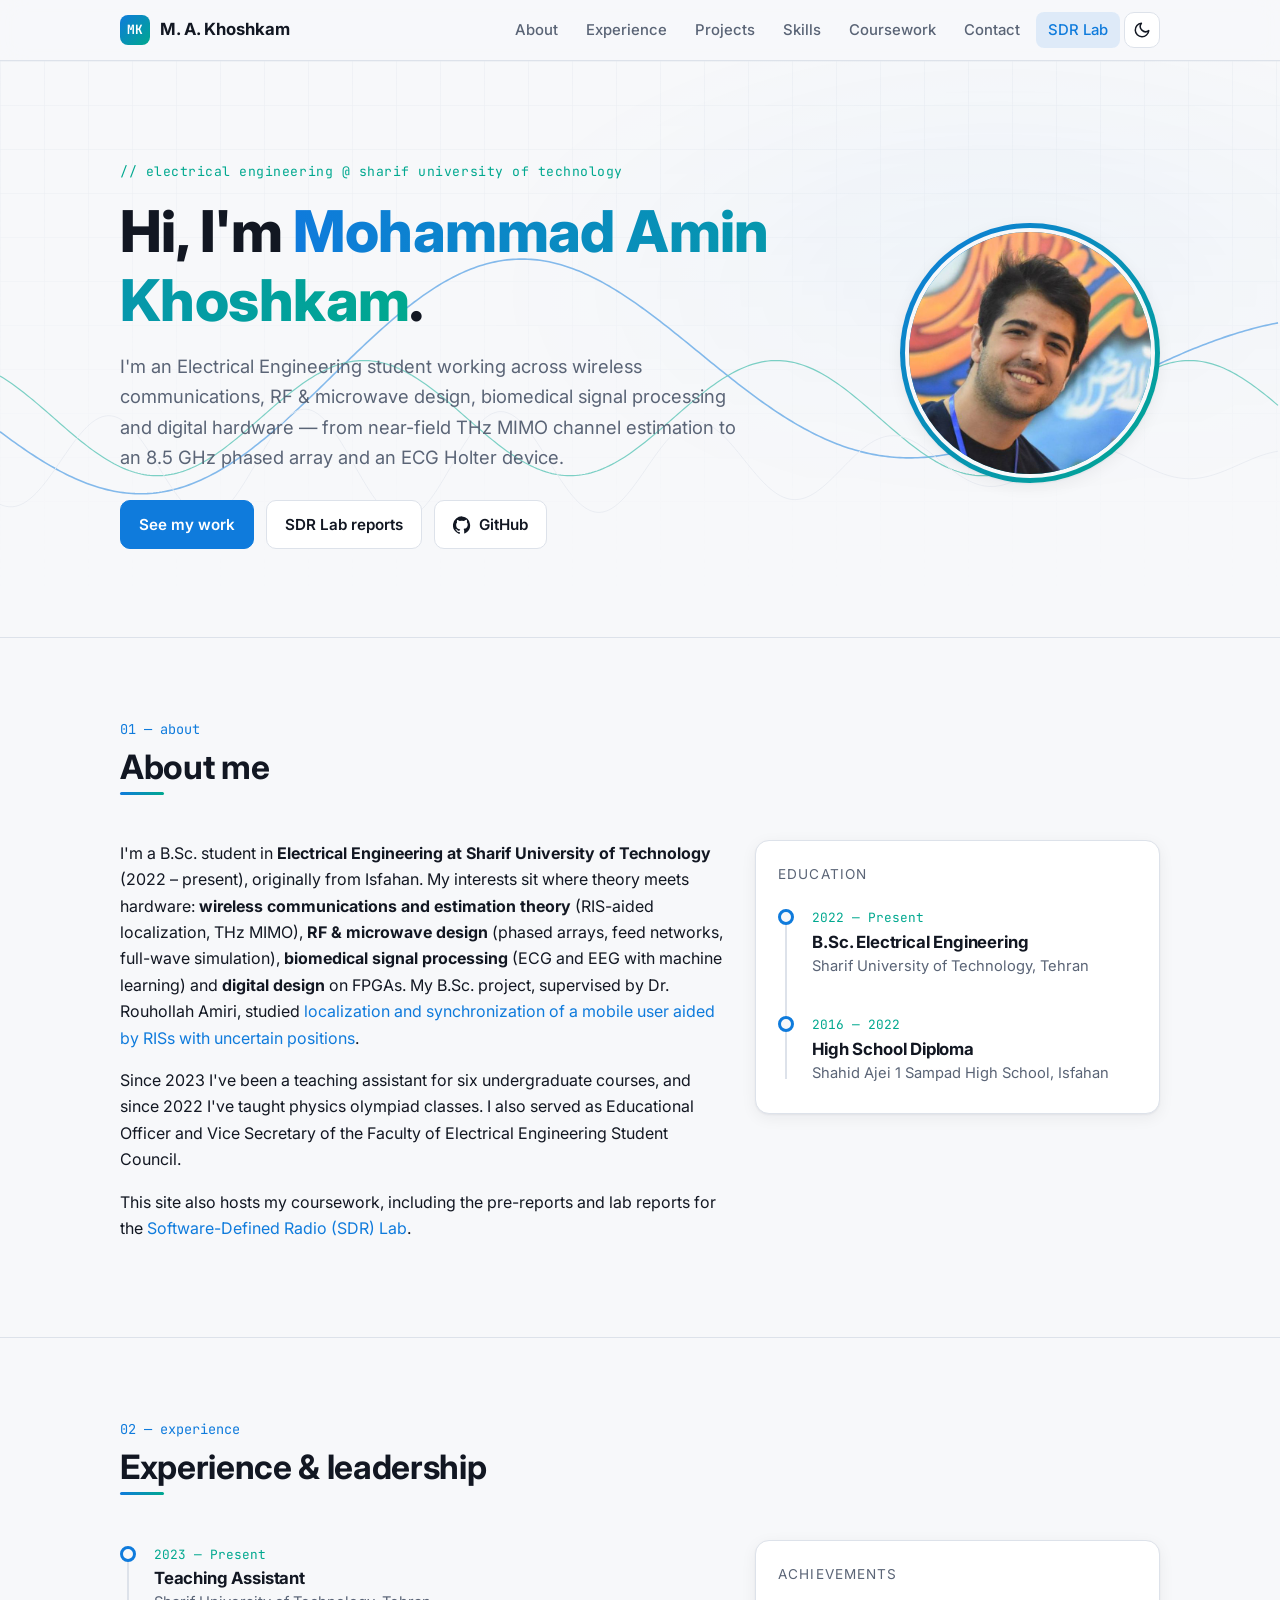
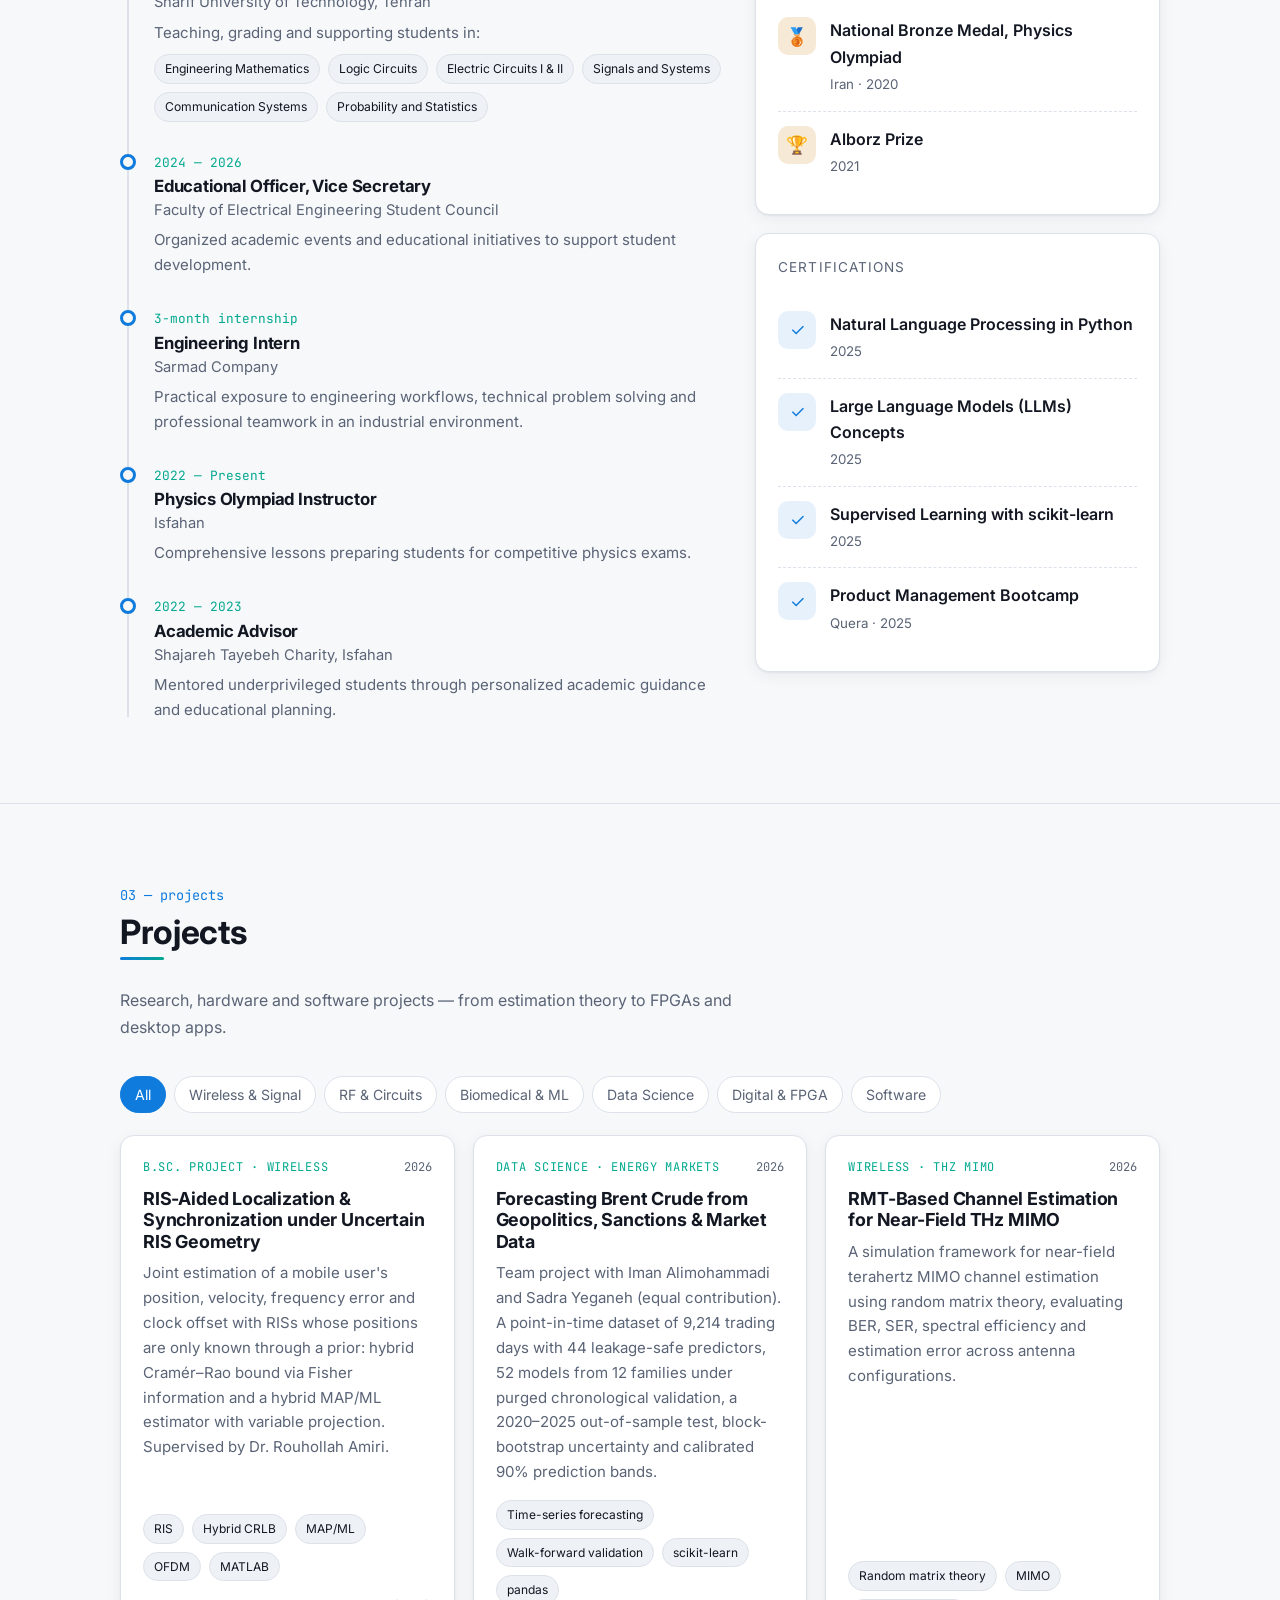
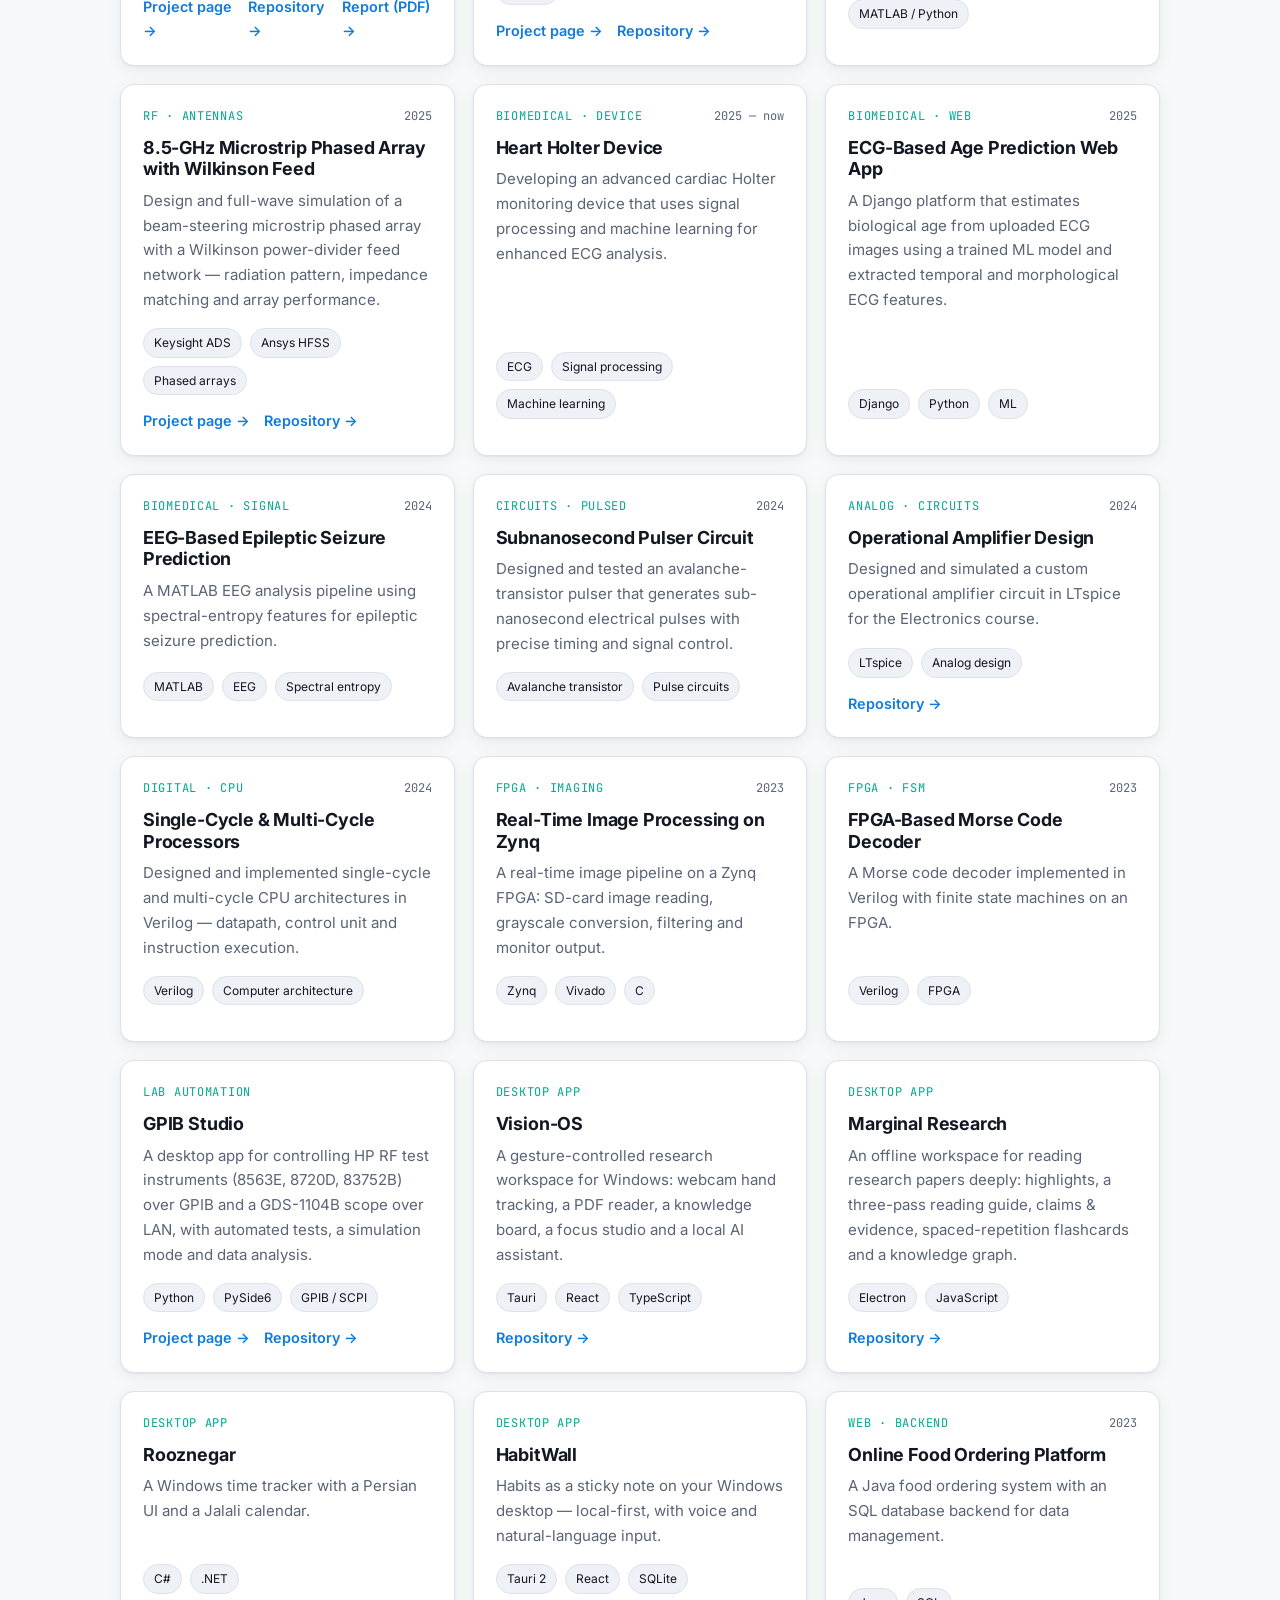
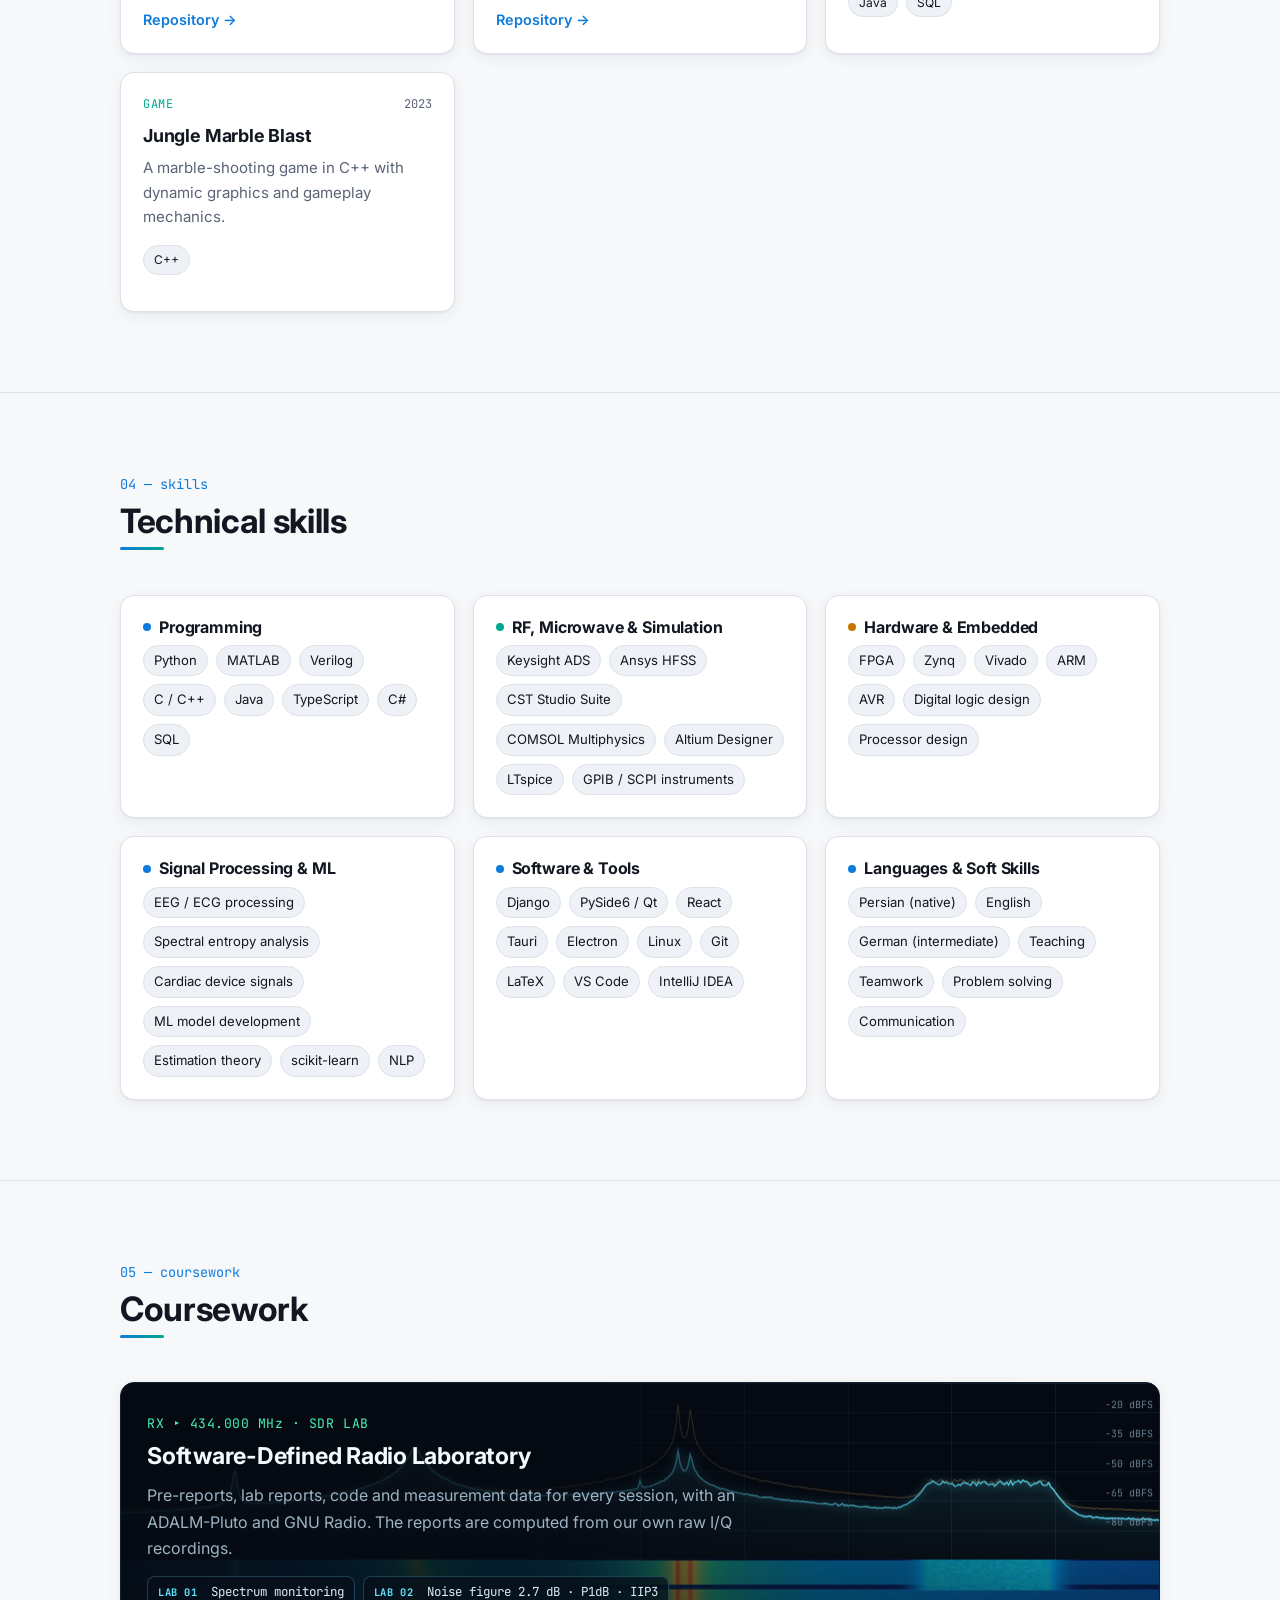
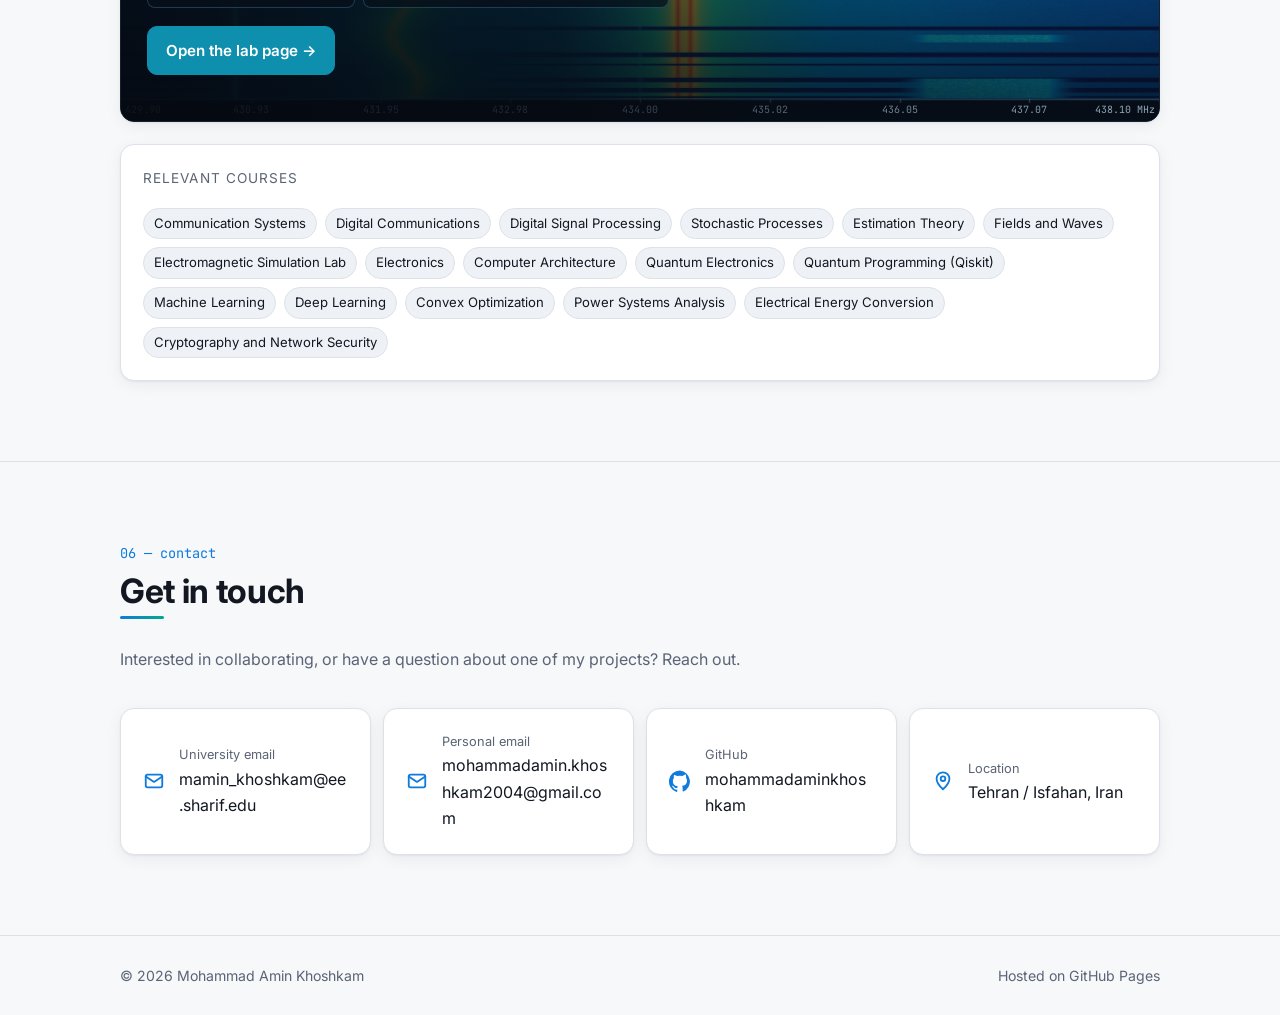
<file: index.html>
<!doctype html>
<html lang="en">
<head>
  <meta charset="utf-8">
  <meta name="viewport" content="width=device-width, initial-scale=1">
  <title>Mohammad Amin Khoshkam</title>
  <meta name="description" content="Mohammad Amin Khoshkam — Electrical Engineering student at Sharif University of Technology working on wireless communications, RF &amp; microwave design, biomedical signal processing and digital hardware.">
  <meta property="og:title" content="Mohammad Amin Khoshkam">
  <meta property="og:description" content="Electrical Engineering student at Sharif University of Technology.">
  <meta property="og:image" content="https://mohammadaminkhoshkam.github.io/assets/img/profile.jpg">
  <link rel="icon" href="data:image/svg+xml,%3Csvg xmlns='http://www.w3.org/2000/svg' viewBox='0 0 32 32'%3E%3Crect width='32' height='32' rx='8' fill='%230f7bdc'/%3E%3Cpath d='M4 17c3-8 5-8 8 0s5 8 8 0 5-8 8 0' stroke='white' stroke-width='2.6' fill='none' stroke-linecap='round'/%3E%3C/svg%3E">
  <link rel="preconnect" href="https://fonts.googleapis.com">
  <link rel="preconnect" href="https://fonts.gstatic.com" crossorigin>
  <link href="https://fonts.googleapis.com/css2?family=Inter:wght@400;500;600;700;800&family=JetBrains+Mono:wght@400;600;700&display=swap" rel="stylesheet">
  <link rel="stylesheet" href="assets/css/style.css">
</head>
<body>

<header class="nav">
  <div class="container">
    <a class="brand" href="#top"><span class="brand-mark">MK</span> M. A. Khoshkam</a>
    <button class="icon-btn menu-btn" id="menu-btn" aria-label="Open menu" aria-expanded="false">
      <svg viewBox="0 0 24 24" fill="none" stroke="currentColor" stroke-width="2" stroke-linecap="round"><path d="M4 7h16M4 12h16M4 17h16"/></svg>
    </button>
    <nav class="nav-links">
      <a href="#about">About</a>
      <a href="#experience">Experience</a>
      <a href="#projects">Projects</a>
      <a href="#skills">Skills</a>
      <a href="#coursework">Coursework</a>
      <a href="#contact">Contact</a>
      <a class="pill" href="sdr-lab/">SDR Lab</a>
      <button class="icon-btn" id="theme-toggle" aria-label="Toggle dark mode">
        <svg viewBox="0 0 24 24" fill="none" stroke="currentColor" stroke-width="2" stroke-linecap="round" stroke-linejoin="round"><path d="M21 12.8A9 9 0 1 1 11.2 3a7 7 0 0 0 9.8 9.8z"/></svg>
      </button>
    </nav>
  </div>
</header>

<main id="top">
  <!-- ========== Hero ========== -->
  <section class="hero">
    <canvas data-waves aria-hidden="true"></canvas>
    <div class="container hero-grid">
      <div>
        <span class="eyebrow">// electrical engineering @ sharif university of technology</span>
        <h1>Hi, I'm <span class="grad">Mohammad Amin Khoshkam</span>.</h1>
        <p class="lead">
          I'm an Electrical Engineering student working across wireless communications, RF &amp; microwave
          design, biomedical signal processing and digital hardware — from near-field THz MIMO channel
          estimation to an 8.5&nbsp;GHz phased array and an ECG Holter device.
        </p>
        <div class="cta">
          <a class="btn primary" href="#projects">See my work</a>
          <a class="btn" href="sdr-lab/">SDR Lab reports</a>
          <a class="btn" href="https://github.com/mohammadaminkhoshkam" target="_blank" rel="noopener">
            <svg viewBox="0 0 24 24" fill="currentColor"><path d="M12 .5a12 12 0 0 0-3.8 23.4c.6.1.8-.3.8-.6v-2c-3.3.7-4-1.6-4-1.6-.6-1.4-1.4-1.8-1.4-1.8-1-.7.1-.7.1-.7 1.2.1 1.8 1.2 1.8 1.2 1 1.8 2.8 1.3 3.5 1 .1-.8.4-1.3.7-1.6-2.7-.3-5.5-1.3-5.5-6 0-1.3.5-2.4 1.2-3.2-.1-.3-.5-1.5.1-3.2 0 0 1-.3 3.3 1.2a11.5 11.5 0 0 1 6 0C17.3 4.7 18.3 5 18.3 5c.7 1.7.3 2.9.1 3.2.8.8 1.2 1.9 1.2 3.2 0 4.6-2.8 5.6-5.5 5.9.4.4.8 1.1.8 2.2v3.3c0 .3.2.7.8.6A12 12 0 0 0 12 .5z"/></svg>
            GitHub
          </a>
        </div>
      </div>
      <div class="portrait"><img src="assets/img/profile.jpg" alt="Portrait of Mohammad Amin Khoshkam" width="640" height="640"></div>
    </div>
  </section>

  <!-- ========== About + Education ========== -->
  <section class="block" id="about">
    <div class="container">
      <div class="section-head reveal">
        <span class="kicker">01 — about</span>
        <h2>About me</h2>
      </div>
      <div class="two-col">
        <div class="reveal">
          <p>
            I'm a B.Sc. student in <b>Electrical Engineering at Sharif University of Technology</b> (2022 – present),
            originally from Isfahan. My interests sit where theory meets hardware: <b>wireless communications and
            estimation theory</b> (RIS-aided localization, THz MIMO), <b>RF &amp; microwave design</b> (phased arrays,
            feed networks, full-wave simulation), <b>biomedical signal processing</b> (ECG and EEG with machine learning)
            and <b>digital design</b> on FPGAs. My B.Sc. project, supervised by Dr. Rouhollah Amiri, studied
            <a href="https://github.com/mohammadaminkhoshkam/RIS-Localization-Synchronization" target="_blank" rel="noopener">localization
            and synchronization of a mobile user aided by RISs with uncertain positions</a>.
          </p>
          <p>
            Since 2023 I've been a teaching assistant for six undergraduate courses, and since 2022 I've taught
            physics olympiad classes. I also served as Educational Officer and Vice Secretary of the Faculty of
            Electrical Engineering Student Council.
          </p>
          <p>
            This site also hosts my coursework, including the pre-reports and lab reports for the
            <a href="sdr-lab/">Software-Defined Radio (SDR) Lab</a>.
          </p>
        </div>
        <div class="card reveal">
          <div class="col-title">Education</div>
          <ul class="timeline">
            <li>
              <span class="when">2022 — Present</span>
              <h3>B.Sc. Electrical Engineering</h3>
              <div class="where">Sharif University of Technology, Tehran</div>
            </li>
            <li>
              <span class="when">2016 — 2022</span>
              <h3>High School Diploma</h3>
              <div class="where">Shahid Ajei 1 Sampad High School, Isfahan</div>
            </li>
          </ul>
        </div>
      </div>
    </div>
  </section>

  <!-- ========== Experience + Achievements ========== -->
  <section class="block" id="experience">
    <div class="container">
      <div class="section-head reveal">
        <span class="kicker">02 — experience</span>
        <h2>Experience &amp; leadership</h2>
      </div>
      <div class="two-col">
        <ul class="timeline reveal">
          <li>
            <span class="when">2023 — Present</span>
            <h3>Teaching Assistant</h3>
            <div class="where">Sharif University of Technology, Tehran</div>
            <p>Teaching, grading and supporting students in:</p>
            <ul class="tags">
              <li class="tag">Engineering Mathematics</li><li class="tag">Logic Circuits</li>
              <li class="tag">Electric Circuits I &amp; II</li><li class="tag">Signals and Systems</li>
              <li class="tag">Communication Systems</li><li class="tag">Probability and Statistics</li>
            </ul>
          </li>
          <li>
            <span class="when">2024 — 2026</span>
            <h3>Educational Officer, Vice Secretary</h3>
            <div class="where">Faculty of Electrical Engineering Student Council</div>
            <p>Organized academic events and educational initiatives to support student development.</p>
          </li>
          <li>
            <span class="when">3-month internship</span>
            <h3>Engineering Intern</h3>
            <div class="where">Sarmad Company</div>
            <p>Practical exposure to engineering workflows, technical problem solving and professional teamwork in an industrial environment.</p>
          </li>
          <li>
            <span class="when">2022 — Present</span>
            <h3>Physics Olympiad Instructor</h3>
            <div class="where">Isfahan</div>
            <p>Comprehensive lessons preparing students for competitive physics exams.</p>
          </li>
          <li>
            <span class="when">2022 — 2023</span>
            <h3>Academic Advisor</h3>
            <div class="where">Shajareh Tayebeh Charity, Isfahan</div>
            <p>Mentored underprivileged students through personalized academic guidance and educational planning.</p>
          </li>
        </ul>

        <div class="grid">
          <div class="card reveal">
            <div class="col-title">Achievements</div>
            <div class="award"><span class="medal">🥉</span><div><b>National Bronze Medal, Physics Olympiad</b><small>Iran · 2020</small></div></div>
            <div class="award"><span class="medal">🏆</span><div><b>Alborz Prize</b><small>2021</small></div></div>
          </div>
          <div class="card reveal">
            <div class="col-title">Certifications</div>
            <div class="award"><span class="medal cert">✓</span><div><b>Natural Language Processing in Python</b><small>2025</small></div></div>
            <div class="award"><span class="medal cert">✓</span><div><b>Large Language Models (LLMs) Concepts</b><small>2025</small></div></div>
            <div class="award"><span class="medal cert">✓</span><div><b>Supervised Learning with scikit-learn</b><small>2025</small></div></div>
            <div class="award"><span class="medal cert">✓</span><div><b>Product Management Bootcamp</b><small>Quera · 2025</small></div></div>
          </div>
        </div>
      </div>
    </div>
  </section>

  <!-- ========== Projects ========== -->
  <section class="block" id="projects">
    <div class="container">
      <div class="section-head reveal">
        <span class="kicker">03 — projects</span>
        <h2>Projects</h2>
        <p>Research, hardware and software projects — from estimation theory to FPGAs and desktop apps.</p>
      </div>

      <div class="filters" role="group" aria-label="Filter projects">
        <button class="chip" data-filter="all" aria-pressed="true">All</button>
        <button class="chip" data-filter="comm" aria-pressed="false">Wireless &amp; Signal</button>
        <button class="chip" data-filter="rf" aria-pressed="false">RF &amp; Circuits</button>
        <button class="chip" data-filter="bio" aria-pressed="false">Biomedical &amp; ML</button>
        <button class="chip" data-filter="data" aria-pressed="false">Data Science</button>
        <button class="chip" data-filter="digital" aria-pressed="false">Digital &amp; FPGA</button>
        <button class="chip" data-filter="software" aria-pressed="false">Software</button>
      </div>

      <div class="grid grid-3">
        <article class="card project reveal" data-cat="comm">
          <div class="meta"><span class="cat">B.Sc. Project · Wireless</span><span class="year">2026</span></div>
          <h3>RIS-Aided Localization &amp; Synchronization under Uncertain RIS Geometry</h3>
          <p>Joint estimation of a mobile user's position, velocity, frequency error and clock offset with RISs whose
            positions are only known through a prior: hybrid Cramér–Rao bound via Fisher information and a hybrid
            MAP/ML estimator with variable projection. Supervised by Dr. Rouhollah Amiri.</p>
          <ul class="tags"><li class="tag">RIS</li><li class="tag">Hybrid CRLB</li><li class="tag">MAP/ML</li><li class="tag">OFDM</li><li class="tag">MATLAB</li></ul>
          <div class="links">
            <a href="projects/ris-localization/">Project page →</a>
            <a href="https://github.com/mohammadaminkhoshkam/RIS-Localization-Synchronization" target="_blank" rel="noopener">Repository →</a>
            <a href="https://github.com/mohammadaminkhoshkam/RIS-Localization-Synchronization/blob/main/report/RIS_Localization_Report_EN.pdf" target="_blank" rel="noopener">Report (PDF) →</a>
          </div>
        </article>

        <article class="card project reveal" data-cat="data">
          <div class="meta"><span class="cat">Data Science · Energy markets</span><span class="year">2026</span></div>
          <h3>Forecasting Brent Crude from Geopolitics, Sanctions &amp; Market Data</h3>
          <p>Team project with Iman Alimohammadi and Sadra Yeganeh (equal contribution). A point-in-time dataset of 9,214 trading days
            with 44 leakage-safe predictors, 52 models from 12 families under purged chronological validation, a 2020–2025 out-of-sample
            test, block-bootstrap uncertainty and calibrated 90% prediction bands.</p>
          <ul class="tags"><li class="tag">Time-series forecasting</li><li class="tag">Walk-forward validation</li><li class="tag">scikit-learn</li><li class="tag">pandas</li></ul>
          <div class="links">
            <a href="projects/brent-oil-forecasting/">Project page →</a>
            <a href="https://github.com/mohammadaminkhoshkam/Brent-Oil-Geopolitics-Forecasting" target="_blank" rel="noopener">Repository →</a>
          </div>
        </article>

        <article class="card project reveal" data-cat="comm">
          <div class="meta"><span class="cat">Wireless · THz MIMO</span><span class="year">2026</span></div>
          <h3>RMT-Based Channel Estimation for Near-Field THz MIMO</h3>
          <p>A simulation framework for near-field terahertz MIMO channel estimation using random matrix theory,
            evaluating BER, SER, spectral efficiency and estimation error across antenna configurations.</p>
          <ul class="tags"><li class="tag">Random matrix theory</li><li class="tag">MIMO</li><li class="tag">MATLAB / Python</li></ul>
        </article>

        <article class="card project reveal" data-cat="rf">
          <div class="meta"><span class="cat">RF · Antennas</span><span class="year">2025</span></div>
          <h3>8.5-GHz Microstrip Phased Array with Wilkinson Feed</h3>
          <p>Design and full-wave simulation of a beam-steering microstrip phased array with a Wilkinson
            power-divider feed network — radiation pattern, impedance matching and array performance.</p>
          <ul class="tags"><li class="tag">Keysight ADS</li><li class="tag">Ansys HFSS</li><li class="tag">Phased arrays</li></ul>
          <div class="links"><a href="projects/x-band-phased-array/">Project page →</a><a href="https://github.com/mohammadaminkhoshkam/X-Band-Patch-Antenna-Array" target="_blank" rel="noopener">Repository →</a></div>
        </article>

        <article class="card project reveal" data-cat="bio">
          <div class="meta"><span class="cat">Biomedical · Device</span><span class="year">2025 — now</span></div>
          <h3>Heart Holter Device</h3>
          <p>Developing an advanced cardiac Holter monitoring device that uses signal processing and machine
            learning for enhanced ECG analysis.</p>
          <ul class="tags"><li class="tag">ECG</li><li class="tag">Signal processing</li><li class="tag">Machine learning</li></ul>
        </article>

        <article class="card project reveal" data-cat="bio software">
          <div class="meta"><span class="cat">Biomedical · Web</span><span class="year">2025</span></div>
          <h3>ECG-Based Age Prediction Web App</h3>
          <p>A Django platform that estimates biological age from uploaded ECG images using a trained ML model
            and extracted temporal and morphological ECG features.</p>
          <ul class="tags"><li class="tag">Django</li><li class="tag">Python</li><li class="tag">ML</li></ul>
        </article>

        <article class="card project reveal" data-cat="bio comm">
          <div class="meta"><span class="cat">Biomedical · Signal</span><span class="year">2024</span></div>
          <h3>EEG-Based Epileptic Seizure Prediction</h3>
          <p>A MATLAB EEG analysis pipeline using spectral-entropy features for epileptic seizure prediction.</p>
          <ul class="tags"><li class="tag">MATLAB</li><li class="tag">EEG</li><li class="tag">Spectral entropy</li></ul>
        </article>

        <article class="card project reveal" data-cat="rf">
          <div class="meta"><span class="cat">Circuits · Pulsed</span><span class="year">2024</span></div>
          <h3>Subnanosecond Pulser Circuit</h3>
          <p>Designed and tested an avalanche-transistor pulser that generates sub-nanosecond electrical pulses
            with precise timing and signal control.</p>
          <ul class="tags"><li class="tag">Avalanche transistor</li><li class="tag">Pulse circuits</li></ul>
        </article>

        <article class="card project reveal" data-cat="rf">
          <div class="meta"><span class="cat">Analog · Circuits</span><span class="year">2024</span></div>
          <h3>Operational Amplifier Design</h3>
          <p>Designed and simulated a custom operational amplifier circuit in LTspice for the Electronics course.</p>
          <ul class="tags"><li class="tag">LTspice</li><li class="tag">Analog design</li></ul>
          <div class="links"><a href="https://github.com/mohammadaminkhoshkam/Operating-Amplifiers" target="_blank" rel="noopener">Repository →</a></div>
        </article>

        <article class="card project reveal" data-cat="digital">
          <div class="meta"><span class="cat">Digital · CPU</span><span class="year">2024</span></div>
          <h3>Single-Cycle &amp; Multi-Cycle Processors</h3>
          <p>Designed and implemented single-cycle and multi-cycle CPU architectures in Verilog — datapath,
            control unit and instruction execution.</p>
          <ul class="tags"><li class="tag">Verilog</li><li class="tag">Computer architecture</li></ul>
        </article>

        <article class="card project reveal" data-cat="digital">
          <div class="meta"><span class="cat">FPGA · Imaging</span><span class="year">2023</span></div>
          <h3>Real-Time Image Processing on Zynq</h3>
          <p>A real-time image pipeline on a Zynq FPGA: SD-card image reading, grayscale conversion, filtering
            and monitor output.</p>
          <ul class="tags"><li class="tag">Zynq</li><li class="tag">Vivado</li><li class="tag">C</li></ul>
        </article>

        <article class="card project reveal" data-cat="digital">
          <div class="meta"><span class="cat">FPGA · FSM</span><span class="year">2023</span></div>
          <h3>FPGA-Based Morse Code Decoder</h3>
          <p>A Morse code decoder implemented in Verilog with finite state machines on an FPGA.</p>
          <ul class="tags"><li class="tag">Verilog</li><li class="tag">FPGA</li></ul>
        </article>

        <article class="card project reveal" data-cat="rf software">
          <div class="meta"><span class="cat">Lab Automation</span></div>
          <h3>GPIB Studio</h3>
          <p>A desktop app for controlling HP RF test instruments (8563E, 8720D, 83752B) over GPIB and a
            GDS-1104B scope over LAN, with automated tests, a simulation mode and data analysis.</p>
          <ul class="tags"><li class="tag">Python</li><li class="tag">PySide6</li><li class="tag">GPIB / SCPI</li></ul>
          <div class="links"><a href="projects/gpib-studio/">Project page →</a><a href="https://github.com/mohammadaminkhoshkam/GPIB-Studio" target="_blank" rel="noopener">Repository →</a></div>
        </article>

        <article class="card project reveal" data-cat="software">
          <div class="meta"><span class="cat">Desktop App</span></div>
          <h3>Vision-OS</h3>
          <p>A gesture-controlled research workspace for Windows: webcam hand tracking, a PDF reader,
            a knowledge board, a focus studio and a local AI assistant.</p>
          <ul class="tags"><li class="tag">Tauri</li><li class="tag">React</li><li class="tag">TypeScript</li></ul>
          <div class="links"><a href="https://github.com/mohammadaminkhoshkam/Vision-OS" target="_blank" rel="noopener">Repository →</a></div>
        </article>

        <article class="card project reveal" data-cat="software">
          <div class="meta"><span class="cat">Desktop App</span></div>
          <h3>Marginal Research</h3>
          <p>An offline workspace for reading research papers deeply: highlights, a three-pass reading guide,
            claims &amp; evidence, spaced-repetition flashcards and a knowledge graph.</p>
          <ul class="tags"><li class="tag">Electron</li><li class="tag">JavaScript</li></ul>
          <div class="links"><a href="https://github.com/mohammadaminkhoshkam/Marginal-Research" target="_blank" rel="noopener">Repository →</a></div>
        </article>

        <article class="card project reveal" data-cat="software">
          <div class="meta"><span class="cat">Desktop App</span></div>
          <h3>Rooznegar</h3>
          <p>A Windows time tracker with a Persian UI and a Jalali calendar.</p>
          <ul class="tags"><li class="tag">C#</li><li class="tag">.NET</li></ul>
          <div class="links"><a href="https://github.com/mohammadaminkhoshkam/Rooznegar" target="_blank" rel="noopener">Repository →</a></div>
        </article>

        <article class="card project reveal" data-cat="software">
          <div class="meta"><span class="cat">Desktop App</span></div>
          <h3>HabitWall</h3>
          <p>Habits as a sticky note on your Windows desktop — local-first, with voice and natural-language input.</p>
          <ul class="tags"><li class="tag">Tauri 2</li><li class="tag">React</li><li class="tag">SQLite</li></ul>
          <div class="links"><a href="https://github.com/mohammadaminkhoshkam/HabitWall" target="_blank" rel="noopener">Repository →</a></div>
        </article>

        <article class="card project reveal" data-cat="software">
          <div class="meta"><span class="cat">Web · Backend</span><span class="year">2023</span></div>
          <h3>Online Food Ordering Platform</h3>
          <p>A Java food ordering system with an SQL database backend for data management.</p>
          <ul class="tags"><li class="tag">Java</li><li class="tag">SQL</li></ul>
        </article>

        <article class="card project reveal" data-cat="software">
          <div class="meta"><span class="cat">Game</span><span class="year">2023</span></div>
          <h3>Jungle Marble Blast</h3>
          <p>A marble-shooting game in C++ with dynamic graphics and gameplay mechanics.</p>
          <ul class="tags"><li class="tag">C++</li></ul>
        </article>
      </div>
    </div>
  </section>

  <!-- ========== Skills ========== -->
  <section class="block" id="skills">
    <div class="container">
      <div class="section-head reveal">
        <span class="kicker">04 — skills</span>
        <h2>Technical skills</h2>
      </div>
      <div class="grid" style="grid-template-columns: repeat(auto-fit, minmax(260px, 1fr));">
        <div class="card skill-group reveal">
          <h3><span class="dot"></span>Programming</h3>
          <ul class="tags">
            <li class="tag">Python</li><li class="tag">MATLAB</li><li class="tag">Verilog</li><li class="tag">C / C++</li>
            <li class="tag">Java</li><li class="tag">TypeScript</li><li class="tag">C#</li><li class="tag">SQL</li>
          </ul>
        </div>
        <div class="card skill-group reveal">
          <h3><span class="dot"></span>RF, Microwave &amp; Simulation</h3>
          <ul class="tags">
            <li class="tag">Keysight ADS</li><li class="tag">Ansys HFSS</li><li class="tag">CST Studio Suite</li>
            <li class="tag">COMSOL Multiphysics</li><li class="tag">Altium Designer</li><li class="tag">LTspice</li>
            <li class="tag">GPIB / SCPI instruments</li>
          </ul>
        </div>
        <div class="card skill-group reveal">
          <h3><span class="dot"></span>Hardware &amp; Embedded</h3>
          <ul class="tags">
            <li class="tag">FPGA</li><li class="tag">Zynq</li><li class="tag">Vivado</li><li class="tag">ARM</li>
            <li class="tag">AVR</li><li class="tag">Digital logic design</li><li class="tag">Processor design</li>
          </ul>
        </div>
        <div class="card skill-group reveal">
          <h3><span class="dot"></span>Signal Processing &amp; ML</h3>
          <ul class="tags">
            <li class="tag">EEG / ECG processing</li><li class="tag">Spectral entropy analysis</li>
            <li class="tag">Cardiac device signals</li><li class="tag">ML model development</li>
            <li class="tag">Estimation theory</li><li class="tag">scikit-learn</li><li class="tag">NLP</li>
          </ul>
        </div>
        <div class="card skill-group reveal">
          <h3><span class="dot"></span>Software &amp; Tools</h3>
          <ul class="tags">
            <li class="tag">Django</li><li class="tag">PySide6 / Qt</li><li class="tag">React</li><li class="tag">Tauri</li>
            <li class="tag">Electron</li><li class="tag">Linux</li><li class="tag">Git</li><li class="tag">LaTeX</li>
            <li class="tag">VS Code</li><li class="tag">IntelliJ IDEA</li>
          </ul>
        </div>
        <div class="card skill-group reveal">
          <h3><span class="dot"></span>Languages &amp; Soft Skills</h3>
          <ul class="tags">
            <li class="tag">Persian (native)</li><li class="tag">English</li><li class="tag">German (intermediate)</li><li class="tag">Teaching</li>
            <li class="tag">Teamwork</li><li class="tag">Problem solving</li><li class="tag">Communication</li>
          </ul>
        </div>
      </div>
    </div>
  </section>

  <!-- ========== Coursework ========== -->
  <section class="block" id="coursework">
    <div class="container">
      <div class="section-head reveal">
        <span class="kicker">05 — coursework</span>
        <h2>Coursework</h2>
      </div>
      <a class="card sdr-card reveal" href="sdr-lab/">
        <canvas data-scope data-fc="434" data-span="8.192" aria-hidden="true"></canvas>
        <div class="sdr-card-body">
          <span class="eyebrow">RX ▸ 434.000 MHz · SDR LAB</span>
          <h3>Software-Defined Radio Laboratory</h3>
          <p>Pre-reports, lab reports, code and measurement data for every session, with an ADALM-Pluto and GNU Radio.
            The reports are computed from our own raw I/Q recordings.</p>
          <div class="sdr-card-chips">
            <span><small>LAB 01</small> Spectrum monitoring</span>
            <span><small>LAB 02</small> Noise figure 2.7 dB · P1dB · IIP3</span>
          </div>
          <span class="btn primary">Open the lab page →</span>
        </div>
      </a>
      <div class="card reveal">
        <div class="col-title">Relevant courses</div>
        <ul class="tags">
          <li class="tag">Communication Systems</li><li class="tag">Digital Communications</li>
          <li class="tag">Digital Signal Processing</li><li class="tag">Stochastic Processes</li>
          <li class="tag">Estimation Theory</li><li class="tag">Fields and Waves</li>
          <li class="tag">Electromagnetic Simulation Lab</li><li class="tag">Electronics</li>
          <li class="tag">Computer Architecture</li><li class="tag">Quantum Electronics</li>
          <li class="tag">Quantum Programming (Qiskit)</li><li class="tag">Machine Learning</li>
          <li class="tag">Deep Learning</li><li class="tag">Convex Optimization</li>
          <li class="tag">Power Systems Analysis</li><li class="tag">Electrical Energy Conversion</li>
          <li class="tag">Cryptography and Network Security</li>
        </ul>
      </div>
    </div>
  </section>

  <!-- ========== Contact ========== -->
  <section class="block" id="contact">
    <div class="container">
      <div class="section-head reveal">
        <span class="kicker">06 — contact</span>
        <h2>Get in touch</h2>
        <p>Interested in collaborating, or have a question about one of my projects? Reach out.</p>
      </div>
      <div class="contact-list">
        <a class="card contact-item reveal" href="mailto:mamin_khoshkam@ee.sharif.edu">
          <svg viewBox="0 0 24 24" fill="none" stroke="currentColor" stroke-width="2" stroke-linecap="round" stroke-linejoin="round"><rect x="3" y="5" width="18" height="14" rx="2"/><path d="m3 7 9 6 9-6"/></svg>
          <div><small>University email</small><span>mamin_khoshkam@ee.sharif.edu</span></div>
        </a>
        <a class="card contact-item reveal" href="mailto:mohammadamin.khoshkam2004@gmail.com">
          <svg viewBox="0 0 24 24" fill="none" stroke="currentColor" stroke-width="2" stroke-linecap="round" stroke-linejoin="round"><rect x="3" y="5" width="18" height="14" rx="2"/><path d="m3 7 9 6 9-6"/></svg>
          <div><small>Personal email</small><span>mohammadamin.khoshkam2004@gmail.com</span></div>
        </a>
        <a class="card contact-item reveal" href="https://github.com/mohammadaminkhoshkam" target="_blank" rel="noopener">
          <svg viewBox="0 0 24 24" fill="currentColor"><path d="M12 .5a12 12 0 0 0-3.8 23.4c.6.1.8-.3.8-.6v-2c-3.3.7-4-1.6-4-1.6-.6-1.4-1.4-1.8-1.4-1.8-1-.7.1-.7.1-.7 1.2.1 1.8 1.2 1.8 1.2 1 1.8 2.8 1.3 3.5 1 .1-.8.4-1.3.7-1.6-2.7-.3-5.5-1.3-5.5-6 0-1.3.5-2.4 1.2-3.2-.1-.3-.5-1.5.1-3.2 0 0 1-.3 3.3 1.2a11.5 11.5 0 0 1 6 0C17.3 4.7 18.3 5 18.3 5c.7 1.7.3 2.9.1 3.2.8.8 1.2 1.9 1.2 3.2 0 4.6-2.8 5.6-5.5 5.9.4.4.8 1.1.8 2.2v3.3c0 .3.2.7.8.6A12 12 0 0 0 12 .5z"/></svg>
          <div><small>GitHub</small><span>mohammadaminkhoshkam</span></div>
        </a>
        <div class="card contact-item reveal">
          <svg viewBox="0 0 24 24" fill="none" stroke="currentColor" stroke-width="2" stroke-linecap="round" stroke-linejoin="round"><path d="M12 21s-7-6.2-7-11.5A7 7 0 0 1 19 9.5C19 14.8 12 21 12 21z"/><circle cx="12" cy="9.5" r="2.5"/></svg>
          <div><small>Location</small><span>Tehran / Isfahan, Iran</span></div>
        </div>
      </div>
    </div>
  </section>
</main>

<footer>
  <div class="container">
    <span>© <span data-year></span> Mohammad Amin Khoshkam</span>
    <span>Hosted on GitHub Pages</span>
  </div>
</footer>

<script src="assets/js/main.js"></script>
<script src="assets/js/sdr-scope.js"></script>
</body>
</html>
</file>
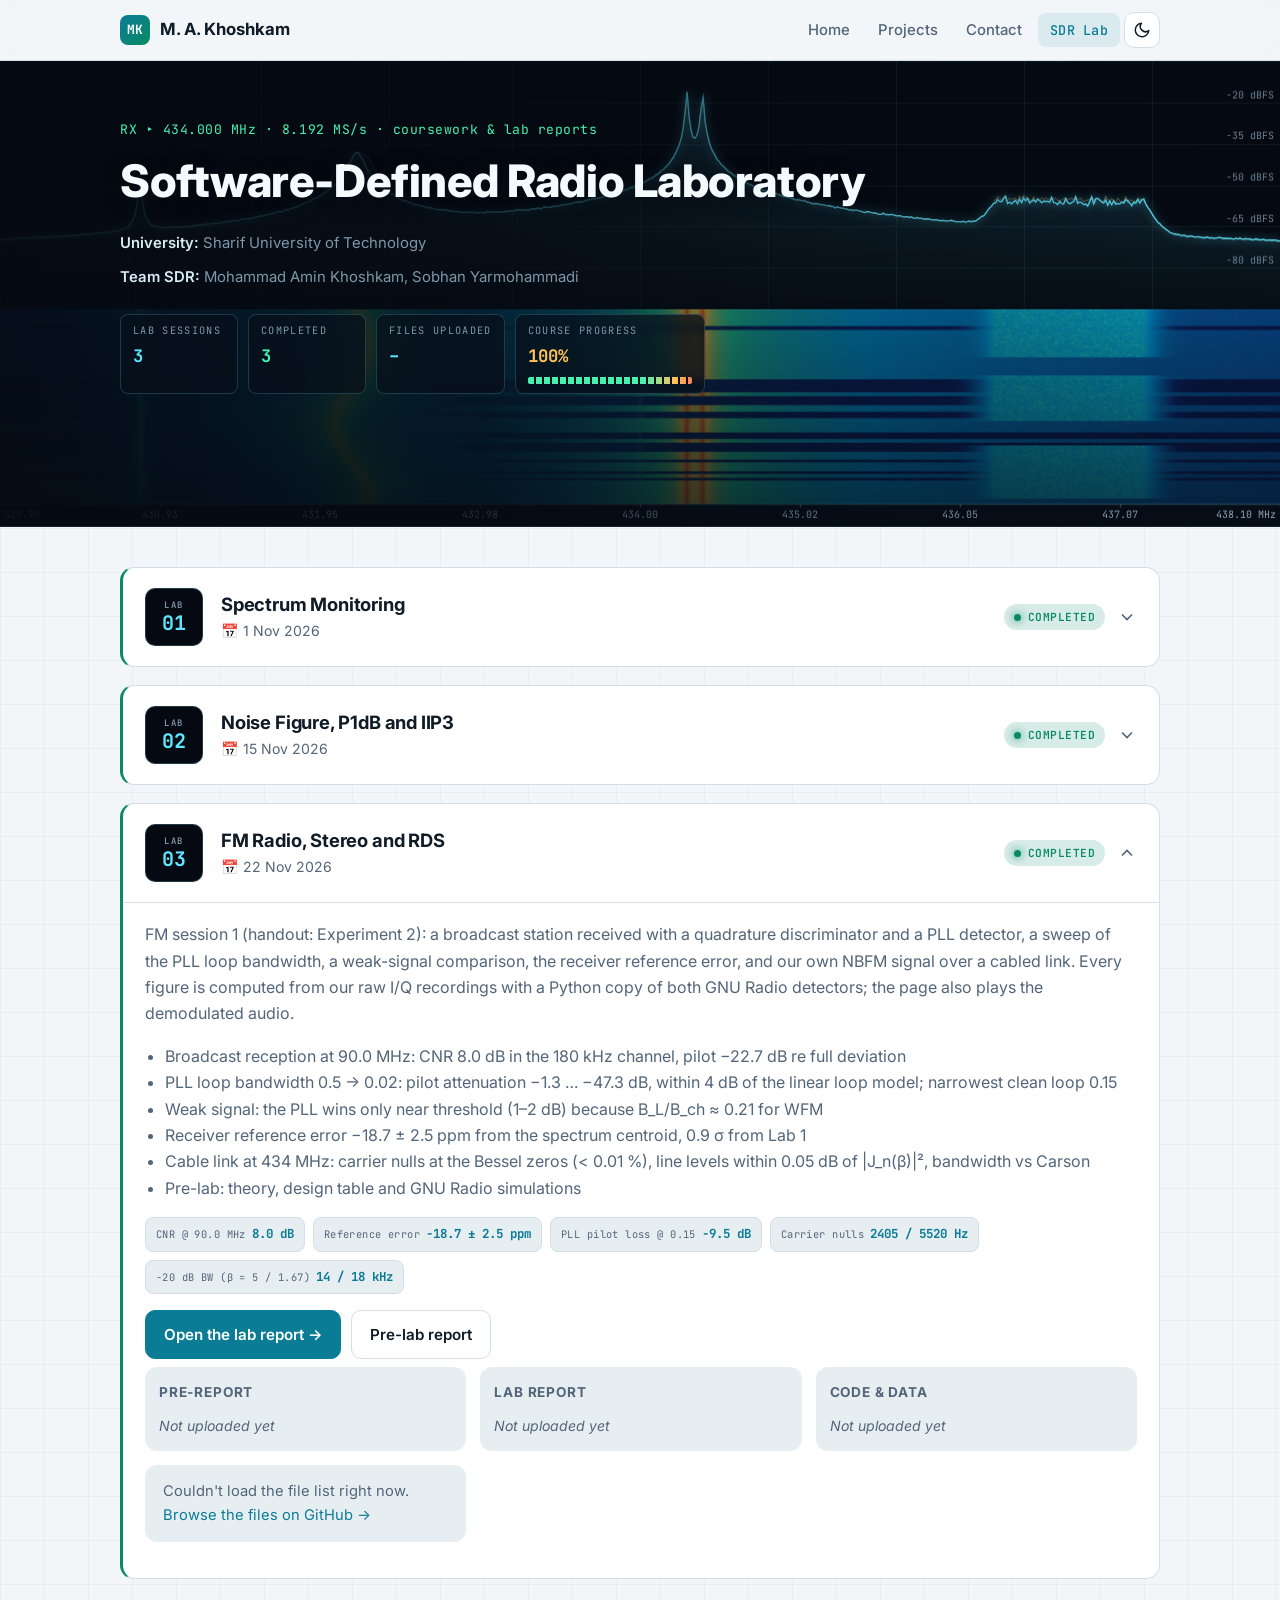
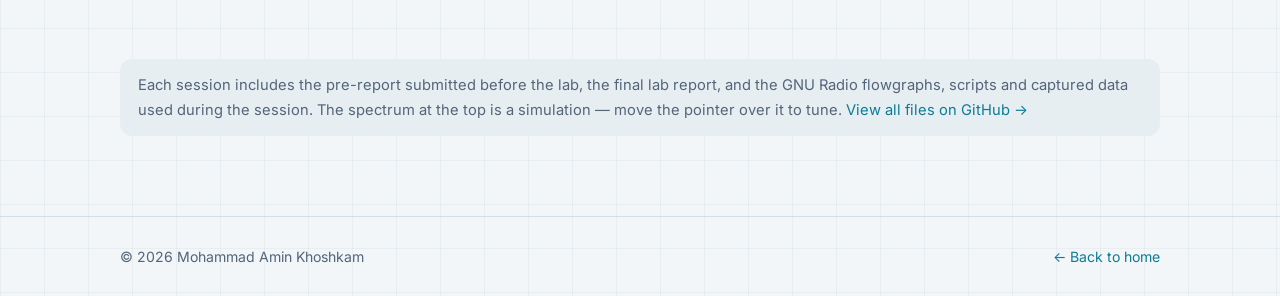
<file: sdr-lab/index.html>
<!doctype html>
<html lang="en">
<head>
  <meta charset="utf-8">
  <meta name="viewport" content="width=device-width, initial-scale=1">
  <title>SDR Lab Reports</title>
  <meta name="description" content="Pre-reports, lab reports, code and data for the Software-Defined Radio Laboratory — Mohammad Amin Khoshkam.">
  <link rel="icon" href="data:image/svg+xml,%3Csvg xmlns='http://www.w3.org/2000/svg' viewBox='0 0 32 32'%3E%3Crect width='32' height='32' rx='8' fill='%23050a12'/%3E%3Cpath d='M3 24h4l2-3 2 2 2-14 2 14 2-9 2 9 2-4 2 5h4' stroke='%235ee6ff' stroke-width='2' fill='none' stroke-linecap='round' stroke-linejoin='round'/%3E%3C/svg%3E">
  <link rel="preconnect" href="https://fonts.googleapis.com">
  <link rel="preconnect" href="https://fonts.gstatic.com" crossorigin>
  <link href="https://fonts.googleapis.com/css2?family=Inter:wght@400;500;600;700;800&family=JetBrains+Mono:wght@400;600;700&display=swap" rel="stylesheet">
  <link rel="stylesheet" href="../assets/css/style.css">
  <link rel="stylesheet" href="../assets/css/sdr-theme.css">
</head>
<body class="sdr">

<header class="nav">
  <div class="container">
    <a class="brand" href="../"><span class="brand-mark">MK</span> M. A. Khoshkam</a>
    <button class="icon-btn menu-btn" id="menu-btn" aria-label="Open menu" aria-expanded="false">
      <svg viewBox="0 0 24 24" fill="none" stroke="currentColor" stroke-width="2" stroke-linecap="round"><path d="M4 7h16M4 12h16M4 17h16"/></svg>
    </button>
    <nav class="nav-links">
      <a href="../">Home</a>
      <a href="../#projects">Projects</a>
      <a href="../#contact">Contact</a>
      <a class="pill active" href="./">SDR Lab</a>
      <button class="icon-btn" id="theme-toggle" aria-label="Toggle dark mode">
        <svg viewBox="0 0 24 24" fill="none" stroke="currentColor" stroke-width="2" stroke-linecap="round" stroke-linejoin="round"><path d="M21 12.8A9 9 0 1 1 11.2 3a7 7 0 0 0 9.8 9.8z"/></svg>
      </button>
    </nav>
  </div>
</header>

<main>
  <section class="page-head scope">
    <canvas data-scope data-fc="434" data-span="8.192" aria-hidden="true"></canvas>
    <div class="container">
      <span class="eyebrow">RX ▸ 434.000 MHz · 8.192 MS/s · coursework &amp; lab reports</span>
      <h1 id="course-title">Software-Defined Radio Laboratory</h1>
      <div class="course-meta" id="course-meta"></div>

      <div class="readouts" aria-label="Course progress">
        <div class="ro"><small>Lab sessions</small><b id="stat-labs">–</b></div>
        <div class="ro"><small>Completed</small><b class="g" id="stat-done">–</b></div>
        <div class="ro"><small>Files uploaded</small><b id="stat-files">–</b></div>
        <div class="ro wide"><small>Course progress</small><b class="a" id="stat-pct">–</b>
          <div class="smeter"><i id="progress-bar"></i></div>
        </div>
      </div>
    </div>
  </section>

  <div class="container">
    <div class="lab-list" id="lab-list">
      <p class="notice">Loading lab sessions…</p>
    </div>
    <p class="notice" style="margin-bottom: 80px;">
      Each session includes the pre-report submitted before the lab, the final lab report, and the
      GNU Radio flowgraphs, scripts and captured data used during the session. The spectrum at the top is a
      simulation — move the pointer over it to tune.
      <a data-repo-link href="https://github.com/mohammadaminkhoshkam/mohammadaminkhoshkam.github.io" target="_blank" rel="noopener">View all files on GitHub →</a>
    </p>
  </div>
</main>

<footer>
  <div class="container">
    <span>© <span data-year></span> Mohammad Amin Khoshkam</span>
    <a href="../">← Back to home</a>
  </div>
</footer>

<script src="../assets/js/main.js"></script>
<script src="../assets/js/sdr-scope.js"></script>
<script src="../assets/js/sdr.js"></script>
</body>
</html>
</file>
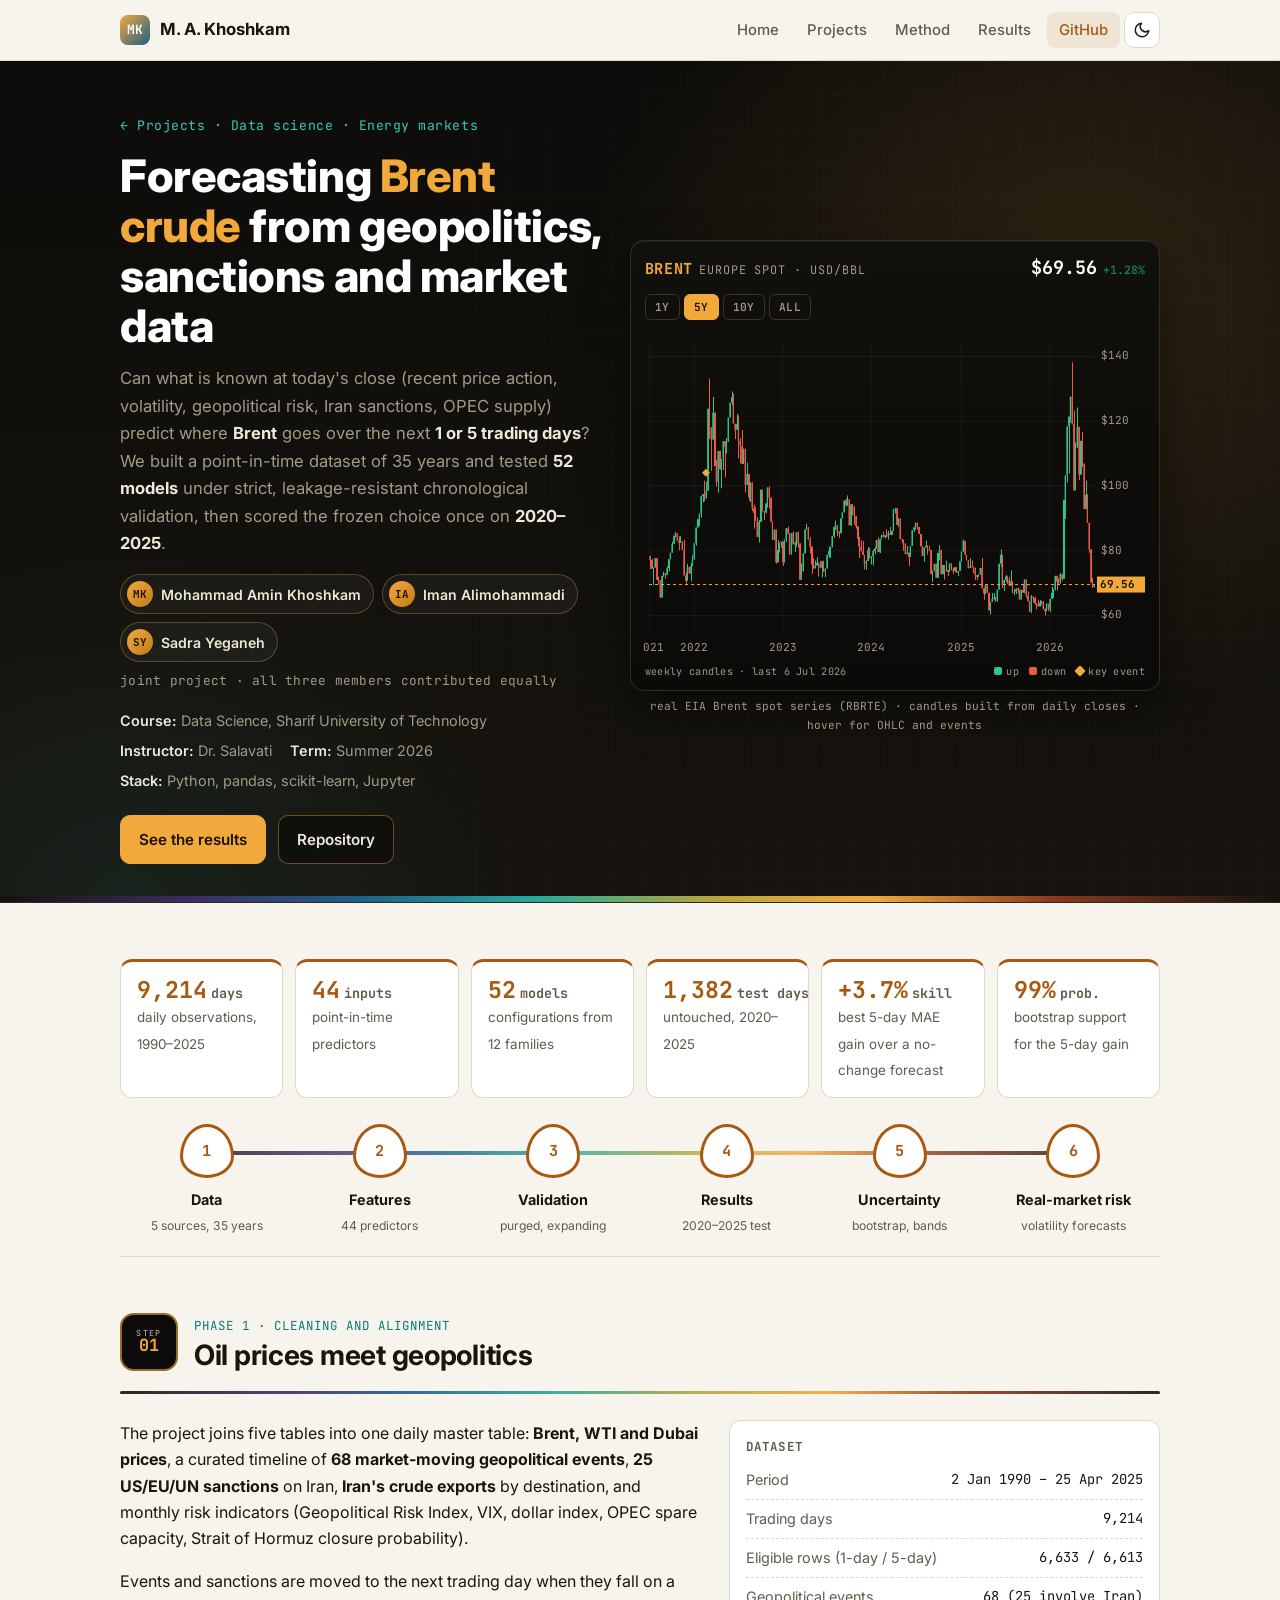
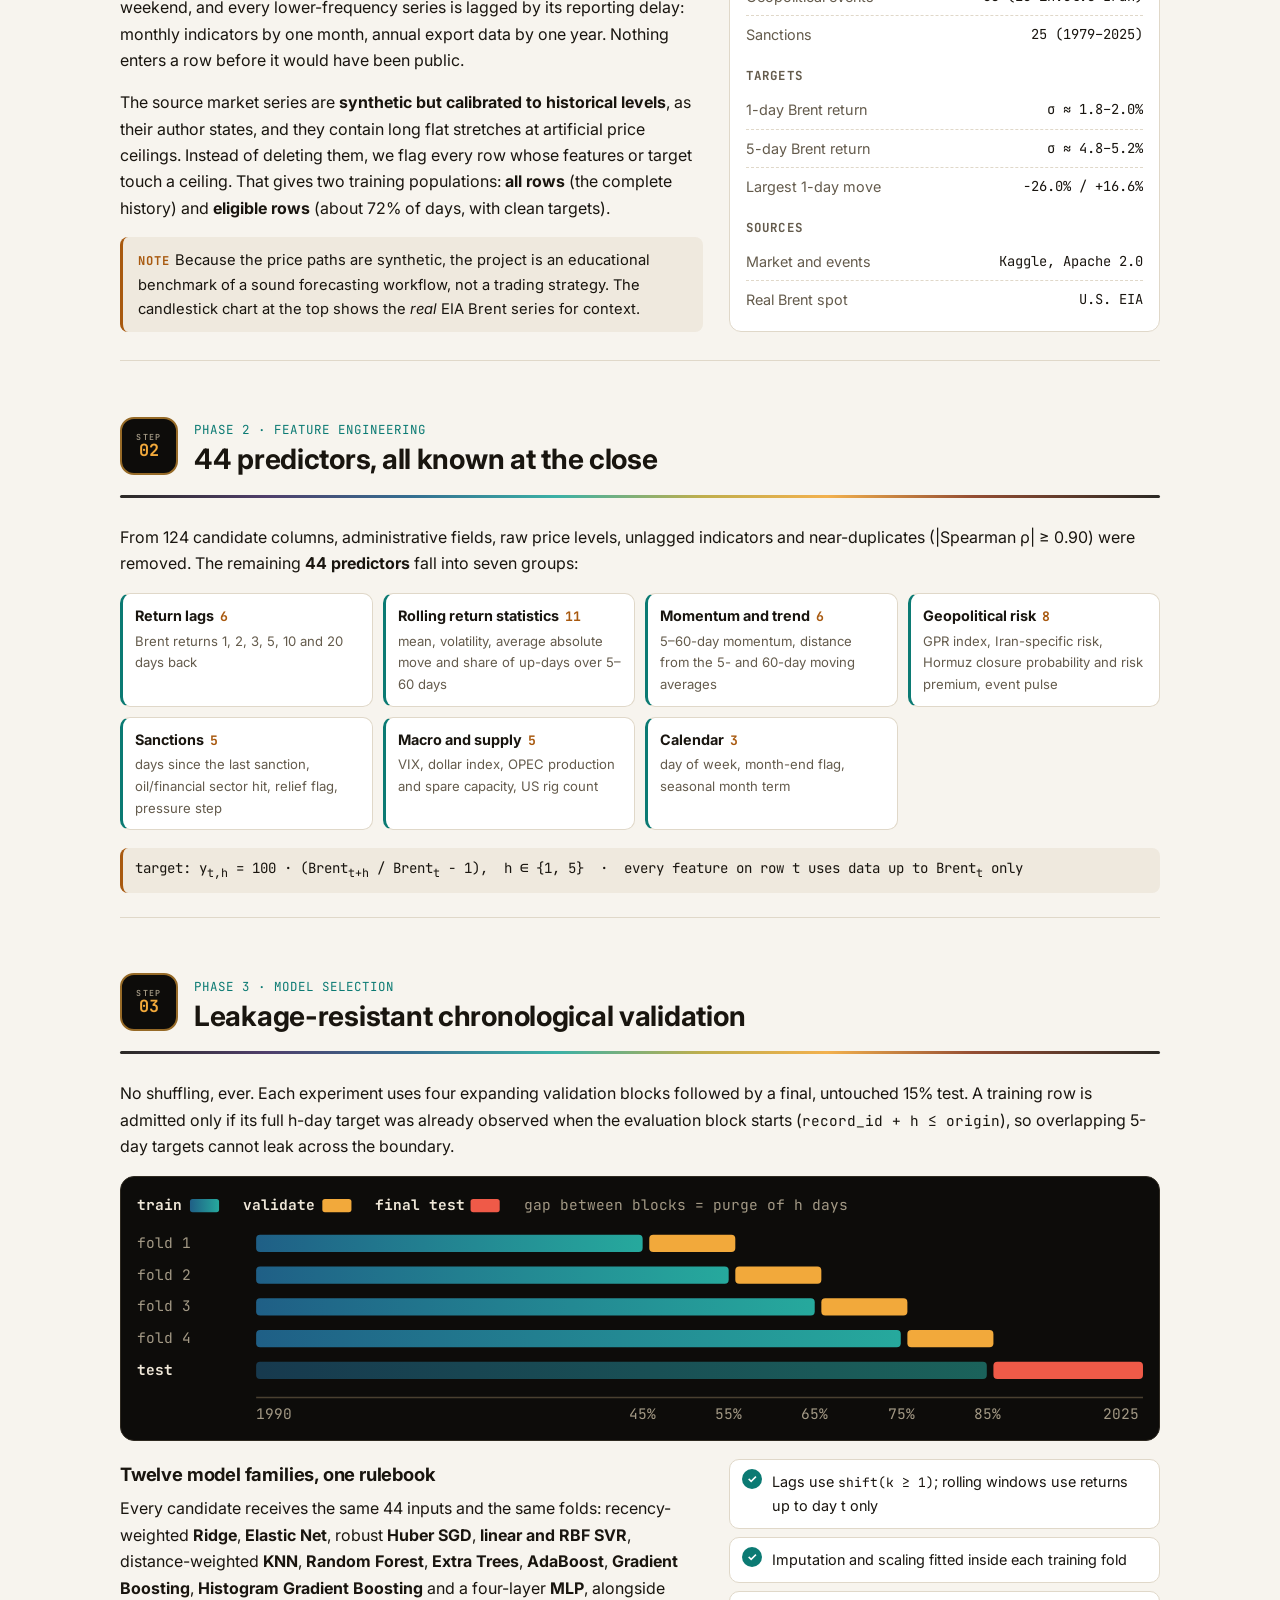
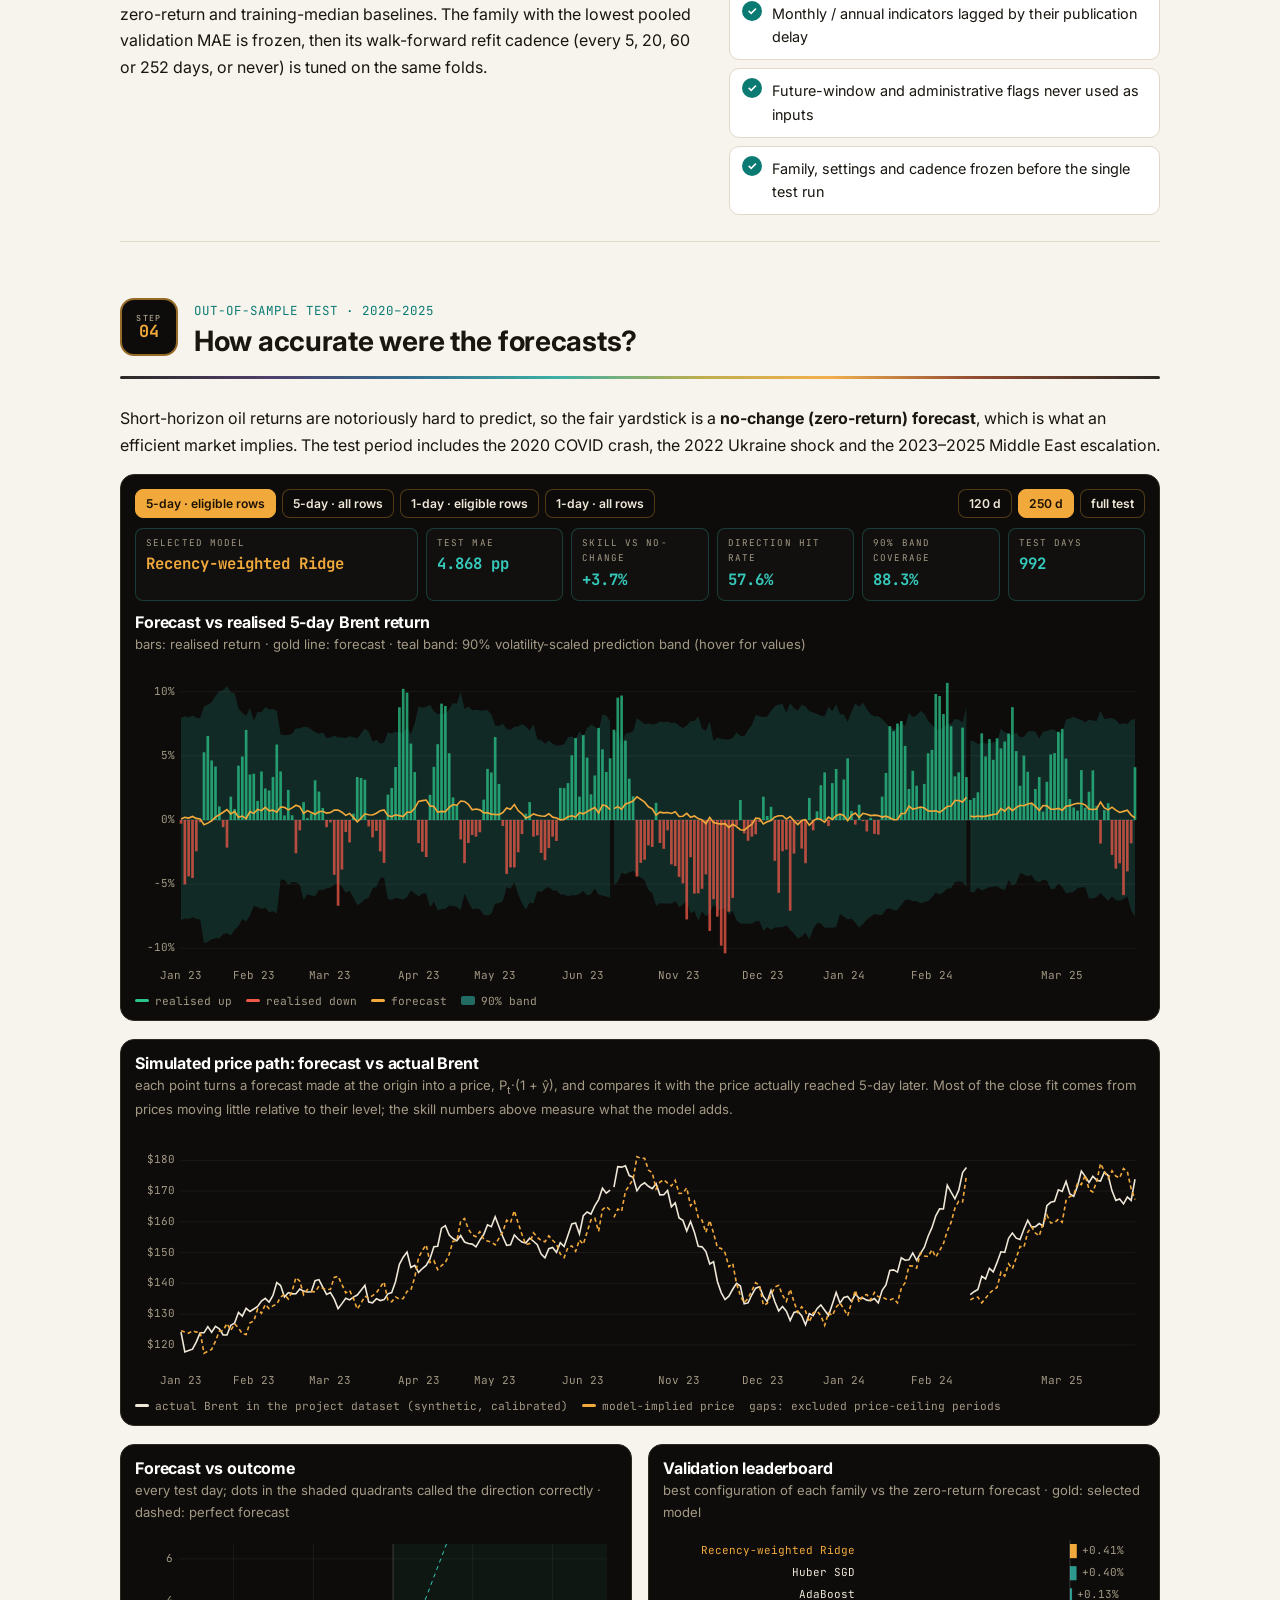
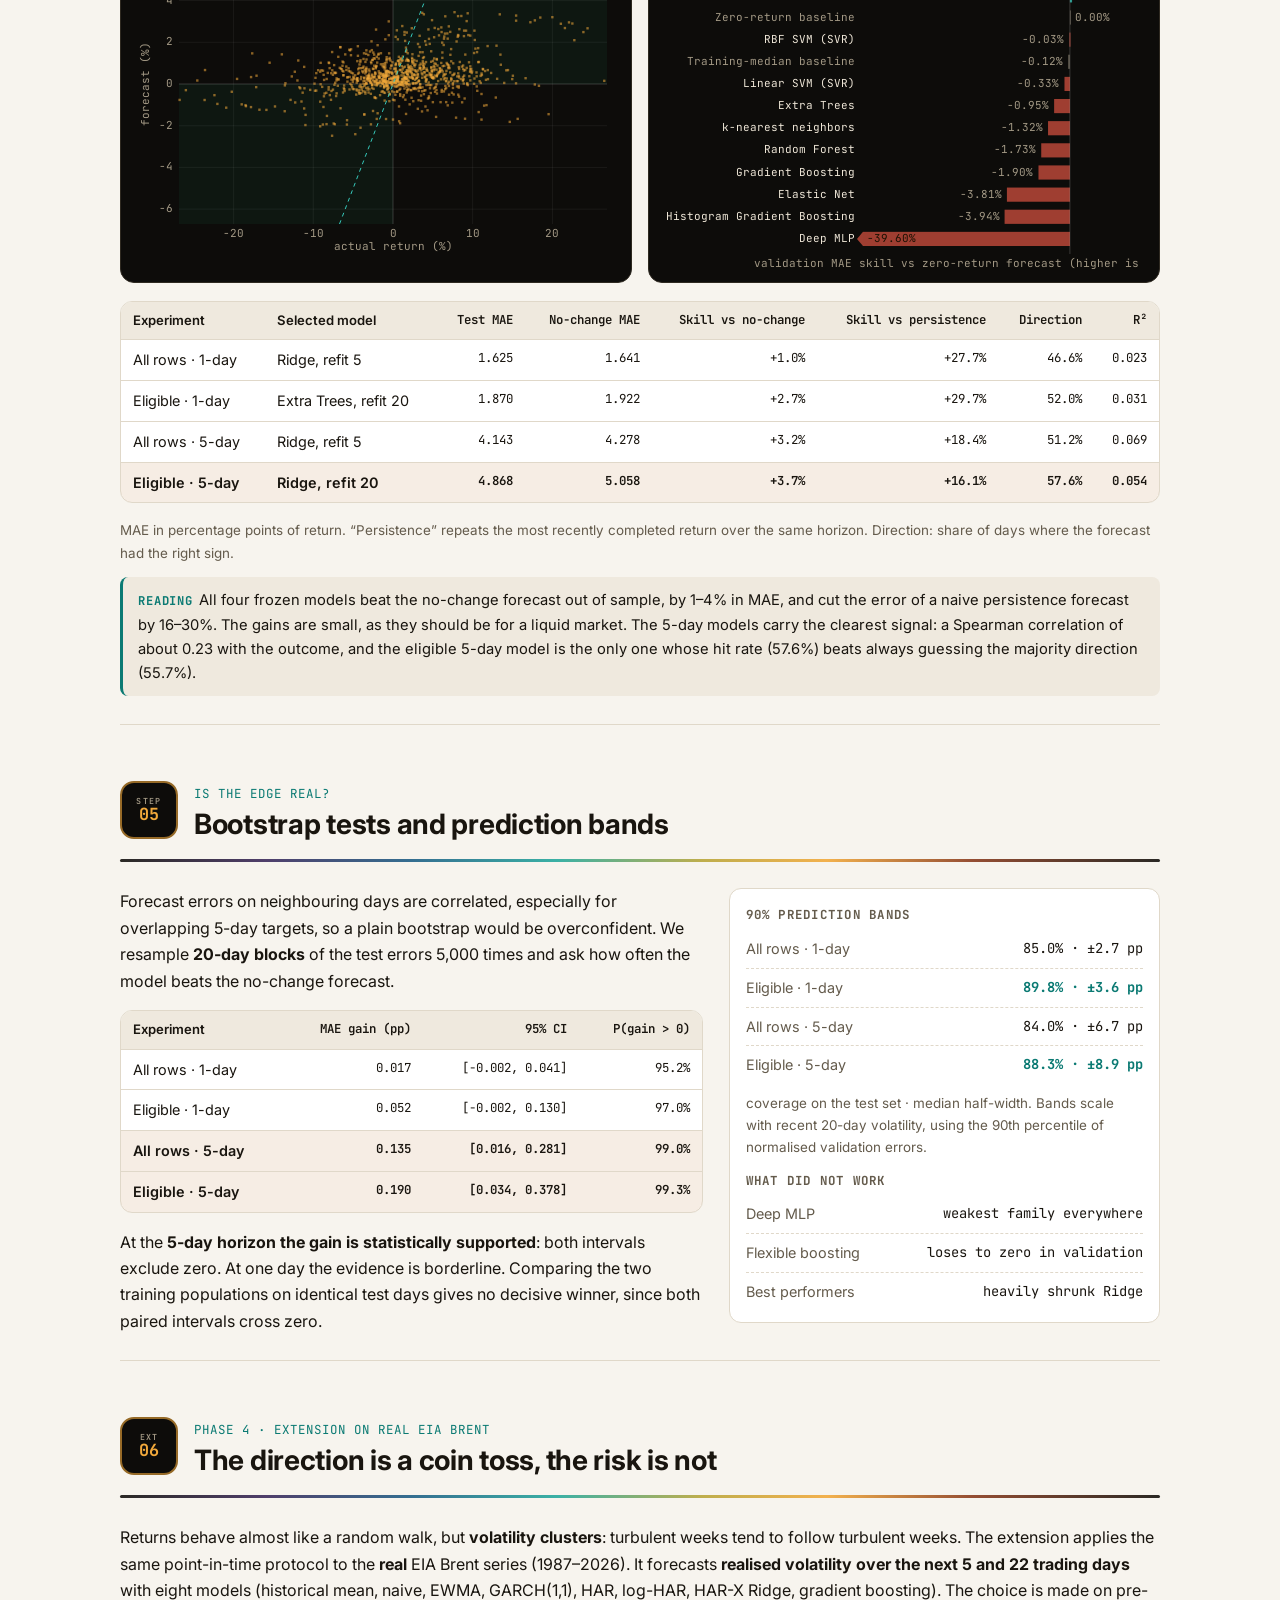
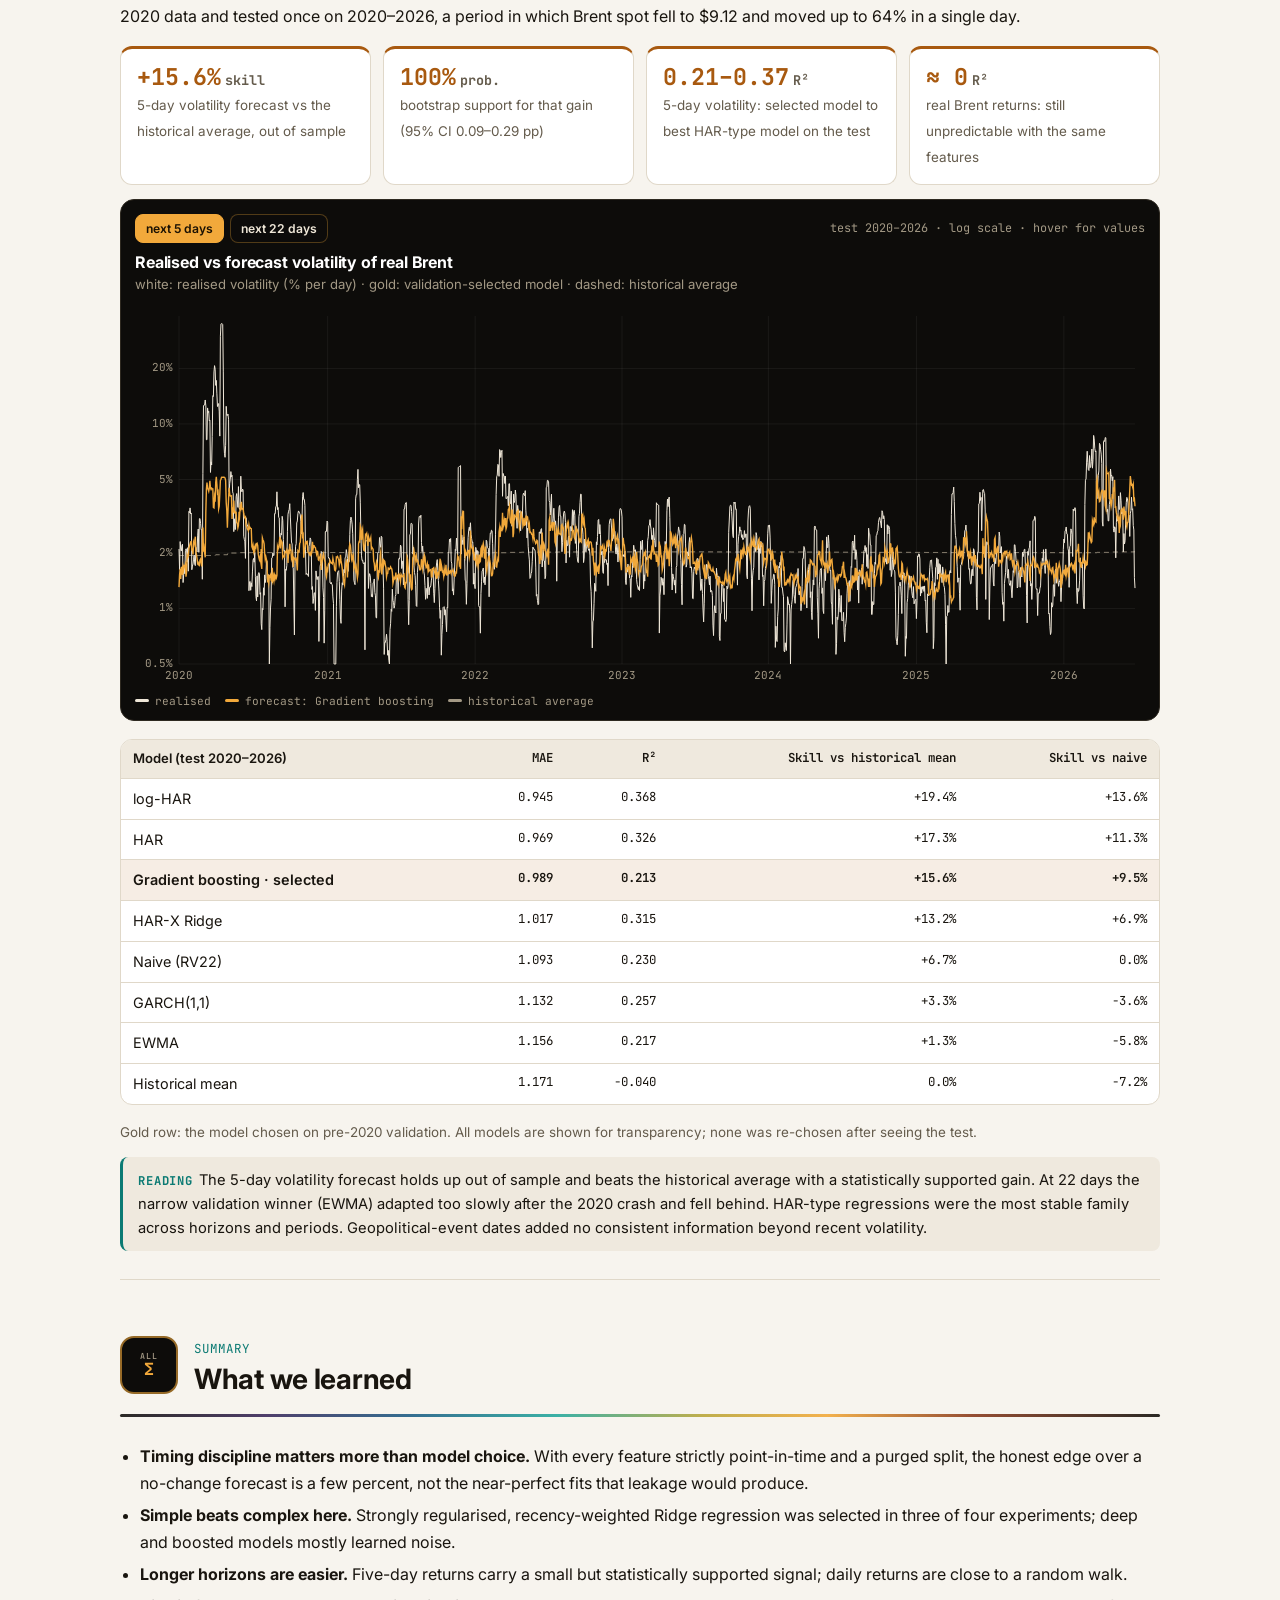
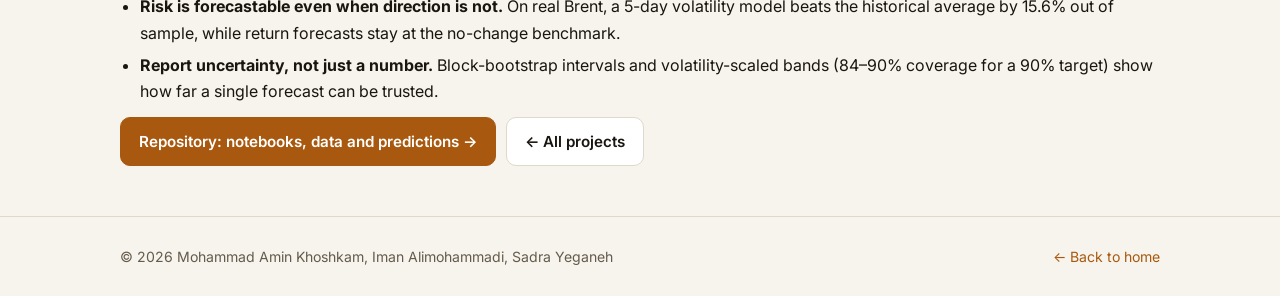
<file: projects/brent-oil-forecasting/index.html>
<!doctype html>
<html lang="en">
<head>
  <meta charset="utf-8">
  <meta name="viewport" content="width=device-width, initial-scale=1">
  <title>Brent Oil Forecasting — M. A. Khoshkam</title>
  <meta name="description" content="Forecasting 1- and 5-day Brent crude returns from geopolitical events, Iran sanctions and market data: leakage-safe features, 52 models under purged chronological validation and block-bootstrap uncertainty. Data Science project by Mohammad Amin Khoshkam, Iman Alimohammadi and Sadra Yeganeh.">
  <meta property="og:title" content="Brent crude forecasting from geopolitics, sanctions and market data">
  <meta property="og:description" content="9,214 trading days, 44 point-in-time predictors, 52 models, a 2020–2025 out-of-sample test and calibrated 90% bands.">
  <link rel="icon" href="data:image/svg+xml,%3Csvg xmlns='http://www.w3.org/2000/svg' viewBox='0 0 32 32'%3E%3Crect width='32' height='32' rx='7' fill='%230d0c0a'/%3E%3Cpath d='M16 5c4 6 7 9.5 7 13.2A7 7 0 0 1 9 18.2C9 14.5 12 11 16 5z' fill='%23f2a93b'/%3E%3Cpath d='M12.5 19.5a3.6 3.6 0 0 0 3.5 3.3' stroke='%230d0c0a' stroke-width='1.6' fill='none' stroke-linecap='round'/%3E%3C/svg%3E">
  <link rel="preconnect" href="https://fonts.googleapis.com">
  <link rel="preconnect" href="https://fonts.gstatic.com" crossorigin>
  <link href="https://fonts.googleapis.com/css2?family=Inter:wght@400;500;600;700;800&family=JetBrains+Mono:wght@400;600;700&display=swap" rel="stylesheet">
  <link rel="stylesheet" href="../../assets/css/style.css">
  <link rel="stylesheet" href="oil.css">
</head>
<body class="ppage">

<header class="nav">
  <div class="container">
    <a class="brand" href="../../"><span class="brand-mark">MK</span> M. A. Khoshkam</a>
    <button class="icon-btn menu-btn" id="menu-btn" aria-label="Open menu" aria-expanded="false">
      <svg viewBox="0 0 24 24" fill="none" stroke="currentColor" stroke-width="2" stroke-linecap="round"><path d="M4 7h16M4 12h16M4 17h16"/></svg>
    </button>
    <nav class="nav-links">
      <a href="../../">Home</a>
      <a href="../../#projects">Projects</a>
      <a href="#validation">Method</a>
      <a href="#results">Results</a>
      <a class="pill" href="https://github.com/mohammadaminkhoshkam/Brent-Oil-Geopolitics-Forecasting" target="_blank" rel="noopener">GitHub</a>
      <button class="icon-btn" id="theme-toggle" aria-label="Toggle dark mode">
        <svg viewBox="0 0 24 24" fill="none" stroke="currentColor" stroke-width="2" stroke-linecap="round" stroke-linejoin="round"><path d="M21 12.8A9 9 0 1 1 11.2 3a7 7 0 0 0 9.8 9.8z"/></svg>
      </button>
    </nav>
  </div>
</header>

<main>
  <!-- ================================================================ hero -->
  <section class="pp-hero">
    <div class="container pp-hero-grid">
      <div>
        <a class="eyebrow" href="../../#projects">← Projects · Data science · Energy markets</a>
        <h1>Forecasting <em>Brent crude</em> from geopolitics, sanctions and market data</h1>
        <p class="lead">Can what is known at today's close (recent price action, volatility, geopolitical risk, Iran sanctions, OPEC supply) predict
          where <b>Brent</b> goes over the next <b>1 or 5 trading days</b>? We built a point-in-time dataset of 35 years and tested
          <b>52 models</b> under strict, leakage-resistant chronological validation, then scored the frozen choice once on <b>2020–2025</b>.</p>
        <div class="team" aria-label="Team">
          <span><i>MK</i>Mohammad Amin Khoshkam</span>
          <span><i>IA</i>Iman Alimohammadi</span>
          <span><i>SY</i>Sadra Yeganeh</span>
        </div>
        <p class="team-note">joint project · all three members contributed equally</p>
        <div class="pp-meta">
          <span><b>Course:</b> Data Science, Sharif University of Technology</span>
          <span><b>Instructor:</b> Dr. Salavati</span>
          <span><b>Term:</b> Summer 2026</span>
          <span><b>Stack:</b> Python, pandas, scikit-learn, Jupyter</span>
        </div>
        <div class="cta">
          <a class="btn primary" href="#results">See the results</a>
          <a class="btn" href="https://github.com/mohammadaminkhoshkam/Brent-Oil-Geopolitics-Forecasting" target="_blank" rel="noopener">Repository</a>
        </div>
      </div>
      <figure class="pp-sign" style="margin:0">
        <div class="term">
          <div class="term-top">
            <span class="term-sym"><b>BRENT</b>Europe spot · USD/bbl</span>
            <span class="term-px" id="term-last">–</span>
            <div class="term-ranges" role="group" aria-label="Time range">
              <button type="button" data-range="1Y" aria-pressed="false">1Y</button>
              <button type="button" data-range="5Y" aria-pressed="true">5Y</button>
              <button type="button" data-range="10Y" aria-pressed="false">10Y</button>
              <button type="button" data-range="ALL" aria-pressed="false">ALL</button>
            </div>
          </div>
          <canvas id="candles" aria-label="Candlestick chart of the Brent crude spot price"></canvas>
          <div class="term-foot">
            <span><span id="term-period">weekly candles</span> · last <span id="term-date">–</span></span>
            <span class="lg"><i style="background:#2bc48a"></i>up<i style="background:#ef5a48"></i>down<i style="background:#f2a93b;transform:rotate(45deg);border-radius:1px"></i>key event</span>
          </div>
        </div>
        <figcaption style="font-family:var(--mono);font-size:.7rem;color:var(--ink-dim);text-align:center;margin-top:6px">real EIA Brent spot series (RBRTE) · candles built from daily closes · hover for OHLC and events</figcaption>
      </figure>
    </div>
    <div class="pp-strip"></div>
  </section>

  <div class="container">

  <!-- ================================================================ overview -->
  <section class="pp-sec" id="overview" style="padding-top:26px">
    <div class="pp-kpi">
      <div class="k"><b>9,214<i>days</i></b><span>daily observations, 1990–2025</span></div>
      <div class="k"><b>44<i>inputs</i></b><span>point-in-time predictors</span></div>
      <div class="k"><b>52<i>models</i></b><span>configurations from 12 families</span></div>
      <div class="k"><b>1,382<i>test days</i></b><span>untouched, 2020–2025</span></div>
      <div class="k"><b>+3.7%<i>skill</i></b><span>best 5-day MAE gain over a no-change forecast</span></div>
      <div class="k"><b>99%<i>prob.</i></b><span>bootstrap support for the 5-day gain</span></div>
    </div>

    <div class="pp-chain" style="--n:6" aria-label="Sections">
      <a href="#data"><span class="node">1</span><b>Data</b><small>5 sources, 35 years</small></a>
      <a href="#features"><span class="node">2</span><b>Features</b><small>44 predictors</small></a>
      <a href="#validation"><span class="node">3</span><b>Validation</b><small>purged, expanding</small></a>
      <a href="#results"><span class="node">4</span><b>Results</b><small>2020–2025 test</small></a>
      <a href="#uncertainty"><span class="node">5</span><b>Uncertainty</b><small>bootstrap, bands</small></a>
      <a href="#volatility"><span class="node">6</span><b>Real-market risk</b><small>volatility forecasts</small></a>
    </div>
  </section>

  <!-- ================================================================ data -->
  <section class="pp-sec" id="data">
    <div class="pp-head">
      <div class="pp-badge"><small>STEP</small>01</div>
      <div><span class="kicker">Phase 1 · cleaning and alignment</span><h2>Oil prices meet geopolitics</h2></div>
    </div>
    <div class="pp-strip thin"></div>
    <div class="pp-cols">
      <div>
        <p>The project joins five tables into one daily master table: <b>Brent, WTI and Dubai prices</b>, a curated timeline of <b>68
          market-moving geopolitical events</b>, <b>25 US/EU/UN sanctions</b> on Iran, <b>Iran's crude exports</b> by destination, and monthly
          risk indicators (Geopolitical Risk Index, VIX, dollar index, OPEC spare capacity, Strait of Hormuz closure probability).</p>
        <p>Events and sanctions are moved to the next trading day when they fall on a weekend, and every lower-frequency series is lagged by its reporting
          delay: monthly indicators by one month, annual export data by one year. Nothing enters a row before it would have been public.</p>
        <p>The source market series are <b>synthetic but calibrated to historical levels</b>, as their author states, and they contain long flat stretches
          at artificial price ceilings. Instead of deleting them, we flag every row whose features or target touch a ceiling. That gives two training
          populations: <b>all rows</b> (the complete history) and <b>eligible rows</b> (about 72% of days, with clean targets).</p>
        <div class="pp-note alt"><b>Note</b>Because the price paths are synthetic, the project is an educational benchmark of a sound forecasting workflow, not a
          trading strategy. The candlestick chart at the top shows the <i>real</i> EIA Brent series for context.</div>
      </div>
      <div class="pp-spec">
        <h4>Dataset</h4>
        <dl>
          <div><dt>Period</dt><dd>2 Jan 1990 – 25 Apr 2025</dd></div>
          <div><dt>Trading days</dt><dd>9,214</dd></div>
          <div><dt>Eligible rows (1-day / 5-day)</dt><dd>6,633 / 6,613</dd></div>
          <div><dt>Geopolitical events</dt><dd>68 (25 involve Iran)</dd></div>
          <div><dt>Sanctions</dt><dd>25 (1979–2025)</dd></div>
        </dl>
        <h4>Targets</h4>
        <dl>
          <div><dt>1-day Brent return</dt><dd>σ ≈ 1.8–2.0%</dd></div>
          <div><dt>5-day Brent return</dt><dd>σ ≈ 4.8–5.2%</dd></div>
          <div><dt>Largest 1-day move</dt><dd>−26.0% / +16.6%</dd></div>
        </dl>
        <h4>Sources</h4>
        <dl>
          <div><dt>Market and events</dt><dd>Kaggle, Apache 2.0</dd></div>
          <div><dt>Real Brent spot</dt><dd>U.S. EIA</dd></div>
        </dl>
      </div>
    </div>
  </section>

  <!-- ================================================================ features -->
  <section class="pp-sec" id="features">
    <div class="pp-head">
      <div class="pp-badge"><small>STEP</small>02</div>
      <div><span class="kicker">Phase 2 · feature engineering</span><h2>44 predictors, all known at the close</h2></div>
    </div>
    <div class="pp-strip thin"></div>
    <p>From 124 candidate columns, administrative fields, raw price levels, unlagged indicators and near-duplicates (|Spearman ρ| ≥ 0.90) were removed.
      The remaining <b>44 predictors</b> fall into seven groups:</p>
    <div class="fgroups">
      <div><b>Return lags<span>6</span></b><p>Brent returns 1, 2, 3, 5, 10 and 20 days back</p></div>
      <div><b>Rolling return statistics<span>11</span></b><p>mean, volatility, average absolute move and share of up-days over 5–60 days</p></div>
      <div><b>Momentum and trend<span>6</span></b><p>5–60-day momentum, distance from the 5- and 60-day moving averages</p></div>
      <div><b>Geopolitical risk<span>8</span></b><p>GPR index, Iran-specific risk, Hormuz closure probability and risk premium, event pulse</p></div>
      <div><b>Sanctions<span>5</span></b><p>days since the last sanction, oil/financial sector hit, relief flag, pressure step</p></div>
      <div><b>Macro and supply<span>5</span></b><p>VIX, dollar index, OPEC production and spare capacity, US rig count</p></div>
      <div><b>Calendar<span>3</span></b><p>day of week, month-end flag, seasonal month term</p></div>
    </div>
    <p class="pp-eqn">target: y<sub>t,h</sub> = 100 · (Brent<sub>t+h</sub> / Brent<sub>t</sub> − 1),&nbsp; h ∈ {1, 5} &nbsp;·&nbsp; every feature on row t uses data up to Brent<sub>t</sub> only</p>
  </section>

  <!-- ================================================================ validation -->
  <section class="pp-sec" id="validation">
    <div class="pp-head">
      <div class="pp-badge"><small>STEP</small>03</div>
      <div><span class="kicker">Phase 3 · model selection</span><h2>Leakage-resistant chronological validation</h2></div>
    </div>
    <div class="pp-strip thin"></div>
    <p>No shuffling, ever. Each experiment uses four expanding validation blocks followed by a final, untouched 15% test. A training row is admitted only if
      its full h-day target was already observed when the evaluation block starts (<span class="mono">record_id + h ≤ origin</span>), so overlapping
      5-day targets cannot leak across the boundary.</p>
    <div class="folds" role="img" aria-label="Expanding-window validation design">
      <svg viewBox="0 0 760 178" xmlns="http://www.w3.org/2000/svg">
        <defs>
          <linearGradient id="trg" x1="0" x2="1"><stop offset="0" stop-color="#1f5f86"/><stop offset="1" stop-color="#26a99d"/></linearGradient>
        </defs>
        <text x="0" y="14" class="t">train</text><rect x="40" y="6" width="22" height="10" rx="2" fill="url(#trg)"/>
        <text x="80" y="14" class="t">validate</text><rect x="140" y="6" width="22" height="10" rx="2" fill="#f2a93b"/>
        <text x="180" y="14" class="t">final test</text><rect x="252" y="6" width="22" height="10" rx="2" fill="#ef5a48"/>
        <text x="292" y="14">gap between blocks = purge of h days</text>
        <g transform="translate(90,30)">
          <text x="-90" y="13">fold 1</text><rect x="0" y="3" width="292" height="13" rx="3" fill="url(#trg)"/><rect x="297" y="3" width="65" height="13" rx="3" fill="#f2a93b"/>
          <text x="-90" y="37">fold 2</text><rect x="0" y="27" width="357" height="13" rx="3" fill="url(#trg)"/><rect x="362" y="27" width="65" height="13" rx="3" fill="#f2a93b"/>
          <text x="-90" y="61">fold 3</text><rect x="0" y="51" width="422" height="13" rx="3" fill="url(#trg)"/><rect x="427" y="51" width="65" height="13" rx="3" fill="#f2a93b"/>
          <text x="-90" y="85">fold 4</text><rect x="0" y="75" width="487" height="13" rx="3" fill="url(#trg)"/><rect x="492" y="75" width="65" height="13" rx="3" fill="#f2a93b"/>
          <text x="-90" y="109" class="t">test</text><rect x="0" y="99" width="552" height="13" rx="3" fill="url(#trg)" opacity=".55"/><rect x="557" y="99" width="113" height="13" rx="3" fill="#ef5a48"/>
          <line x1="0" y1="126" x2="670" y2="126" stroke="#4a4030"/>
          <text x="0" y="142">1990</text><text x="282" y="142">45%</text><text x="347" y="142">55%</text><text x="412" y="142">65%</text><text x="477" y="142">75%</text><text x="542" y="142">85%</text><text x="640" y="142">2025</text>
        </g>
      </svg>
    </div>
    <div class="pp-cols">
      <div>
        <h3 class="sub-h" style="margin-top:4px">Twelve model families, one rulebook</h3>
        <p>Every candidate receives the same 44 inputs and the same folds: recency-weighted <b>Ridge</b>, <b>Elastic Net</b>, robust <b>Huber SGD</b>,
          <b>linear and RBF SVR</b>, distance-weighted <b>KNN</b>, <b>Random Forest</b>, <b>Extra Trees</b>, <b>AdaBoost</b>, <b>Gradient Boosting</b>,
          <b>Histogram Gradient Boosting</b> and a four-layer <b>MLP</b>, alongside zero-return and training-median baselines. The family with the lowest
          pooled validation MAE is frozen, then its walk-forward refit cadence (every 5, 20, 60 or 252 days, or never) is tuned on the same folds.</p>
      </div>
      <ul class="checks">
        <li>Lags use <span class="mono">shift(k ≥ 1)</span>; rolling windows use returns up to day t only</li>
        <li>Imputation and scaling fitted inside each training fold</li>
        <li>Monthly / annual indicators lagged by their publication delay</li>
        <li>Future-window and administrative flags never used as inputs</li>
        <li>Family, settings and cadence frozen before the single test run</li>
      </ul>
    </div>
  </section>

  <!-- ================================================================ results -->
  <section class="pp-sec" id="results">
    <div class="pp-head">
      <div class="pp-badge"><small>STEP</small>04</div>
      <div><span class="kicker">Out-of-sample test · 2020–2025</span><h2>How accurate were the forecasts?</h2></div>
    </div>
    <div class="pp-strip thin"></div>
    <p>Short-horizon oil returns are notoriously hard to predict, so the fair yardstick is a <b>no-change (zero-return) forecast</b>, which is what an efficient
      market implies. The test period includes the 2020 COVID crash, the 2022 Ukraine shock and the 2023–2025 Middle East escalation.</p>

    <div class="chart-card">
      <div class="chart-row">
        <div class="seg" role="group" aria-label="Experiment">
          <button type="button" data-scn="eligible_5d" aria-pressed="true">5-day · eligible rows</button>
          <button type="button" data-scn="all_rows_5d" aria-pressed="false">5-day · all rows</button>
          <button type="button" data-scn="eligible_1d" aria-pressed="false">1-day · eligible rows</button>
          <button type="button" data-scn="all_rows_1d" aria-pressed="false">1-day · all rows</button>
        </div>
        <div class="seg" role="group" aria-label="Window">
          <button type="button" data-win="120" aria-pressed="false">120 d</button>
          <button type="button" data-win="250" aria-pressed="true">250 d</button>
          <button type="button" data-win="all" aria-pressed="false">full test</button>
        </div>
      </div>
      <div class="reads">
        <div class="wide"><small>selected model</small><b class="gold" id="r-model">–</b></div>
        <div><small>test MAE</small><b id="r-mae">–</b></div>
        <div><small>skill vs no-change</small><b id="r-skill">–</b></div>
        <div><small>direction hit rate</small><b id="r-dir">–</b></div>
        <div><small>90% band coverage</small><b id="r-cov">–</b></div>
        <div><small>test days</small><b id="r-n">–</b></div>
      </div>
      <h3 style="margin-top:12px">Forecast vs realised <span data-h>5-day</span> Brent return</h3>
      <p class="sub">bars: realised return · gold line: forecast · teal band: 90% volatility-scaled prediction band (hover for values)</p>
      <canvas id="chart-returns"></canvas>
      <div class="chart-legend"><span><i style="background:#2bc48a"></i>realised up</span><span><i style="background:#ef5a48"></i>realised down</span><span><i style="background:#f2a93b"></i>forecast</span><span><i class="band" style="background:#36c9bb"></i>90% band</span></div>
    </div>

    <div class="chart-card">
      <h3>Simulated price path: forecast vs actual Brent</h3>
      <p class="sub">each point turns a forecast made at the origin into a price, P<sub>t</sub>·(1 + ŷ), and compares it with the price actually reached <span data-h>5-day</span> later.
        Most of the close fit comes from prices moving little relative to their level; the skill numbers above measure what the model adds.</p>
      <canvas id="chart-price" class="short"></canvas>
      <div class="chart-legend"><span><i style="background:#efe7d8"></i>actual Brent in the project dataset (synthetic, calibrated)</span><span><i style="background:#f2a93b"></i>model-implied price</span><span>gaps: excluded price-ceiling periods</span></div>
    </div>

    <div class="grid-2">
      <div class="chart-card">
        <h3>Forecast vs outcome</h3>
        <p class="sub">every test day; dots in the shaded quadrants called the direction correctly · dashed: perfect forecast</p>
        <canvas id="chart-scatter"></canvas>
      </div>
      <div class="chart-card">
        <h3>Validation leaderboard</h3>
        <p class="sub">best configuration of each family vs the zero-return forecast · gold: selected model</p>
        <canvas id="chart-board"></canvas>
      </div>
    </div>

    <div class="tbl-wrap" style="margin-top:18px"><table class="tbl">
      <thead><tr><th>Experiment</th><th>Selected model</th><th class="num">Test MAE</th><th class="num">No-change MAE</th><th class="num">Skill vs no-change</th><th class="num">Skill vs persistence</th><th class="num">Direction</th><th class="num">R²</th></tr></thead>
      <tbody>
        <tr><td>All rows · 1-day</td><td>Ridge, refit 5</td><td class="num">1.625</td><td class="num">1.641</td><td class="num">+1.0%</td><td class="num">+27.7%</td><td class="num">46.6%</td><td class="num">0.023</td></tr>
        <tr><td>Eligible · 1-day</td><td>Extra Trees, refit 20</td><td class="num">1.870</td><td class="num">1.922</td><td class="num">+2.7%</td><td class="num">+29.7%</td><td class="num">52.0%</td><td class="num">0.031</td></tr>
        <tr><td>All rows · 5-day</td><td>Ridge, refit 5</td><td class="num">4.143</td><td class="num">4.278</td><td class="num">+3.2%</td><td class="num">+18.4%</td><td class="num">51.2%</td><td class="num">0.069</td></tr>
        <tr class="hl"><td>Eligible · 5-day</td><td>Ridge, refit 20</td><td class="num">4.868</td><td class="num">5.058</td><td class="num">+3.7%</td><td class="num">+16.1%</td><td class="num">57.6%</td><td class="num">0.054</td></tr>
      </tbody>
    </table></div>
    <p class="small dim" style="margin-top:8px">MAE in percentage points of return. “Persistence” repeats the most recently completed return over the same horizon. Direction: share of days where the forecast had the right sign.</p>

    <div class="pp-note"><b>Reading</b>All four frozen models beat the no-change forecast out of sample, by 1–4% in MAE, and cut the error of a naive persistence forecast by
      16–30%. The gains are small, as they should be for a liquid market. The 5-day models carry the clearest signal: a Spearman correlation of about 0.23 with the
      outcome, and the eligible 5-day model is the only one whose hit rate (57.6%) beats always guessing the majority direction (55.7%).</div>
  </section>

  <!-- ================================================================ uncertainty -->
  <section class="pp-sec" id="uncertainty">
    <div class="pp-head">
      <div class="pp-badge"><small>STEP</small>05</div>
      <div><span class="kicker">Is the edge real?</span><h2>Bootstrap tests and prediction bands</h2></div>
    </div>
    <div class="pp-strip thin"></div>
    <div class="pp-cols">
      <div>
        <p>Forecast errors on neighbouring days are correlated, especially for overlapping 5-day targets, so a plain bootstrap would be overconfident. We
          resample <b>20-day blocks</b> of the test errors 5,000 times and ask how often the model beats the no-change forecast.</p>
        <div class="tbl-wrap"><table class="tbl">
          <thead><tr><th>Experiment</th><th class="num">MAE gain (pp)</th><th class="num">95% CI</th><th class="num">P(gain &gt; 0)</th></tr></thead>
          <tbody>
            <tr><td>All rows · 1-day</td><td class="num">0.017</td><td class="num">[−0.002, 0.041]</td><td class="num">95.2%</td></tr>
            <tr><td>Eligible · 1-day</td><td class="num">0.052</td><td class="num">[−0.002, 0.130]</td><td class="num">97.0%</td></tr>
            <tr class="hl"><td>All rows · 5-day</td><td class="num">0.135</td><td class="num">[0.016, 0.281]</td><td class="num">99.0%</td></tr>
            <tr class="hl"><td>Eligible · 5-day</td><td class="num">0.190</td><td class="num">[0.034, 0.378]</td><td class="num">99.3%</td></tr>
          </tbody>
        </table></div>
        <p>At the <b>5-day horizon the gain is statistically supported</b>: both intervals exclude zero. At one day the evidence is borderline. Comparing the
          two training populations on identical test days gives no decisive winner, since both paired intervals cross zero.</p>
      </div>
      <div class="pp-spec">
        <h4>90% prediction bands</h4>
        <dl>
          <div><dt>All rows · 1-day</dt><dd>85.0% · ±2.7 pp</dd></div>
          <div><dt>Eligible · 1-day</dt><dd class="ok">89.8% · ±3.6 pp</dd></div>
          <div><dt>All rows · 5-day</dt><dd>84.0% · ±6.7 pp</dd></div>
          <div><dt>Eligible · 5-day</dt><dd class="ok">88.3% · ±8.9 pp</dd></div>
        </dl>
        <p class="small dim" style="margin:6px 0 12px">coverage on the test set · median half-width. Bands scale with recent 20-day volatility, using the 90th percentile of normalised validation errors.</p>
        <h4>What did not work</h4>
        <dl>
          <div><dt>Deep MLP</dt><dd>weakest family everywhere</dd></div>
          <div><dt>Flexible boosting</dt><dd>loses to zero in validation</dd></div>
          <div><dt>Best performers</dt><dd>heavily shrunk Ridge</dd></div>
        </dl>
      </div>
    </div>
  </section>

  <!-- ================================================================ extension: real-market volatility -->
  <section class="pp-sec" id="volatility">
    <div class="pp-head">
      <div class="pp-badge"><small>EXT</small>06</div>
      <div><span class="kicker">Phase 4 · extension on real EIA Brent</span><h2>The direction is a coin toss, the risk is not</h2></div>
    </div>
    <div class="pp-strip thin"></div>
    <p>Returns behave almost like a random walk, but <b>volatility clusters</b>: turbulent weeks tend to follow turbulent weeks. The extension applies the
      same point-in-time protocol to the <b>real</b> EIA Brent series (1987–2026). It forecasts <b>realised volatility over the next 5 and 22 trading days</b>
      with eight models (historical mean, naive, EWMA, GARCH(1,1), HAR, log-HAR, HAR-X Ridge, gradient boosting). The choice is made on pre-2020 data and
      tested once on 2020–2026, a period in which Brent spot fell to $9.12 and moved up to 64% in a single day.</p>

    <div class="pp-kpi" style="margin-top:14px">
      <div class="k"><b>+15.6%<i>skill</i></b><span>5-day volatility forecast vs the historical average, out of sample</span></div>
      <div class="k"><b>100%<i>prob.</i></b><span>bootstrap support for that gain (95% CI 0.09–0.29 pp)</span></div>
      <div class="k"><b>0.21–0.37<i>R²</i></b><span>5-day volatility: selected model to best HAR-type model on the test</span></div>
      <div class="k"><b>≈ 0<i>R²</i></b><span>real Brent returns: still unpredictable with the same features</span></div>
    </div>

    <div class="chart-card">
      <div class="chart-row">
        <div class="seg" role="group" aria-label="Volatility horizon">
          <button type="button" data-vh="5" aria-pressed="true">next 5 days</button>
          <button type="button" data-vh="22" aria-pressed="false">next 22 days</button>
        </div>
        <span class="mono" style="font-size:.74rem;color:var(--ink-dim)">test 2020–2026 · log scale · hover for values</span>
      </div>
      <h3>Realised vs forecast volatility of real Brent</h3>
      <p class="sub">white: realised volatility (% per day) · gold: validation-selected model · dashed: historical average</p>
      <canvas id="chart-vol" class="tall"></canvas>
      <div class="chart-legend"><span><i style="background:#efe7d8"></i>realised</span><span><i style="background:#f2a93b"></i>forecast: <span id="vol-model">–</span></span><span><i style="background:#a39985"></i>historical average</span></div>
    </div>

    <div class="tbl-wrap"><table class="tbl" id="vol-table">
      <thead><tr><th>Model (test 2020–2026)</th><th class="num">MAE</th><th class="num">R²</th><th class="num">Skill vs historical mean</th><th class="num">Skill vs naive</th></tr></thead>
      <tbody></tbody>
    </table></div>
    <p class="small dim" style="margin-top:8px">Gold row: the model chosen on pre-2020 validation. All models are shown for transparency; none was re-chosen after seeing the test.</p>

    <div class="pp-note"><b>Reading</b>The 5-day volatility forecast holds up out of sample and beats the historical average with a statistically supported gain.
      At 22 days the narrow validation winner (EWMA) adapted too slowly after the 2020 crash and fell behind. HAR-type regressions were the most stable family
      across horizons and periods. Geopolitical-event dates added no consistent information beyond recent volatility.</div>
  </section>

  <!-- ================================================================ takeaways -->
  <section class="pp-sec" id="takeaways">
    <div class="pp-head">
      <div class="pp-badge"><small>ALL</small>Σ</div>
      <div><span class="kicker">Summary</span><h2>What we learned</h2></div>
    </div>
    <div class="pp-strip thin"></div>
    <ul class="bul">
      <li><b>Timing discipline matters more than model choice.</b> With every feature strictly point-in-time and a purged split, the honest edge over a no-change
        forecast is a few percent, not the near-perfect fits that leakage would produce.</li>
      <li><b>Simple beats complex here.</b> Strongly regularised, recency-weighted Ridge regression was selected in three of four experiments; deep and boosted
        models mostly learned noise.</li>
      <li><b>Longer horizons are easier.</b> Five-day returns carry a small but statistically supported signal; daily returns are close to a random walk.</li>
      <li><b>Risk is forecastable even when direction is not.</b> On real Brent, a 5-day volatility model beats the historical average by 15.6% out
        of sample, while return forecasts stay at the no-change benchmark.</li>
      <li><b>Report uncertainty, not just a number.</b> Block-bootstrap intervals and volatility-scaled bands (84–90% coverage for a 90% target) show how far a
        single forecast can be trusted.</li>
    </ul>

    <div class="pp-links">
      <a class="btn primary" href="https://github.com/mohammadaminkhoshkam/Brent-Oil-Geopolitics-Forecasting" target="_blank" rel="noopener">Repository: notebooks, data and predictions →</a>
      <a class="btn" href="../../#projects">← All projects</a>
    </div>
  </section>
  </div>
</main>

<footer>
  <div class="container">
    <span>© <span data-year></span> Mohammad Amin Khoshkam, Iman Alimohammadi, Sadra Yeganeh</span>
    <a href="../../">← Back to home</a>
  </div>
</footer>

<script src="../../assets/js/main.js"></script>
<script src="oil.js"></script>
</body>
</html>
</file>
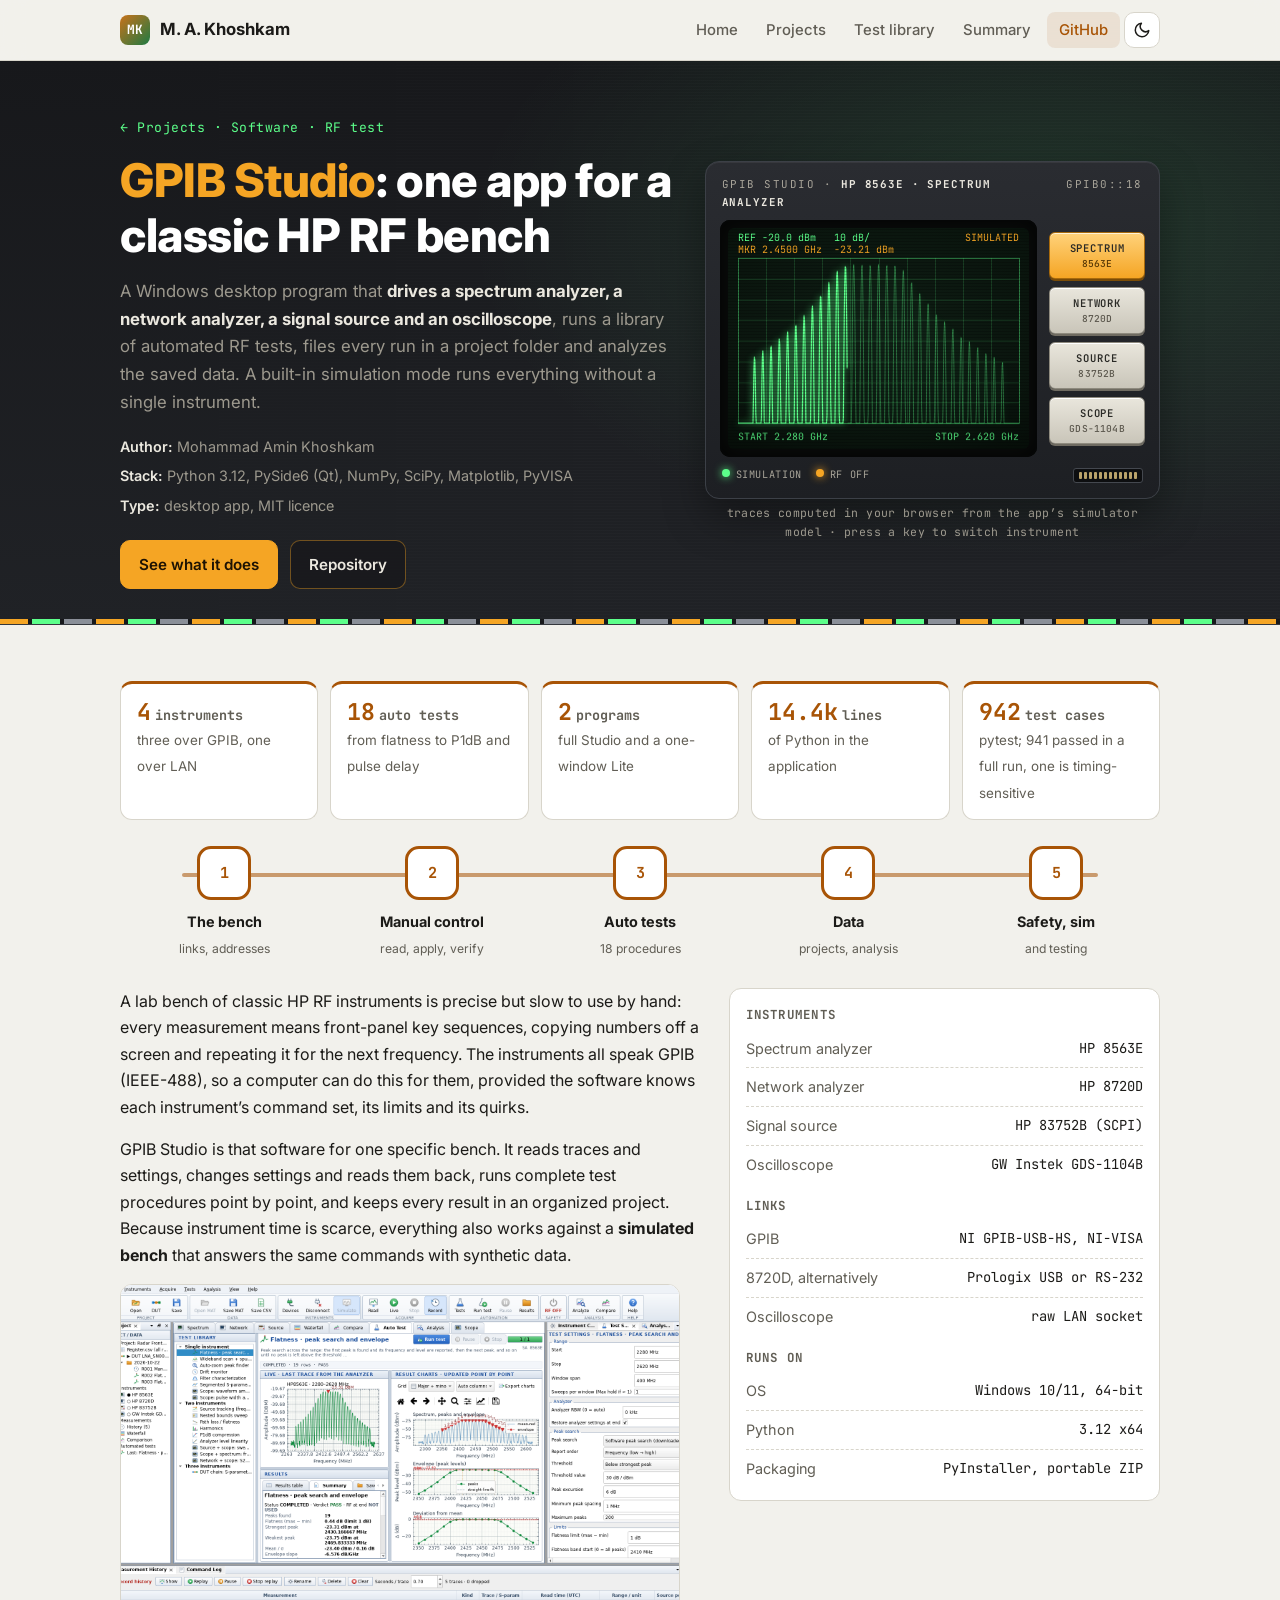
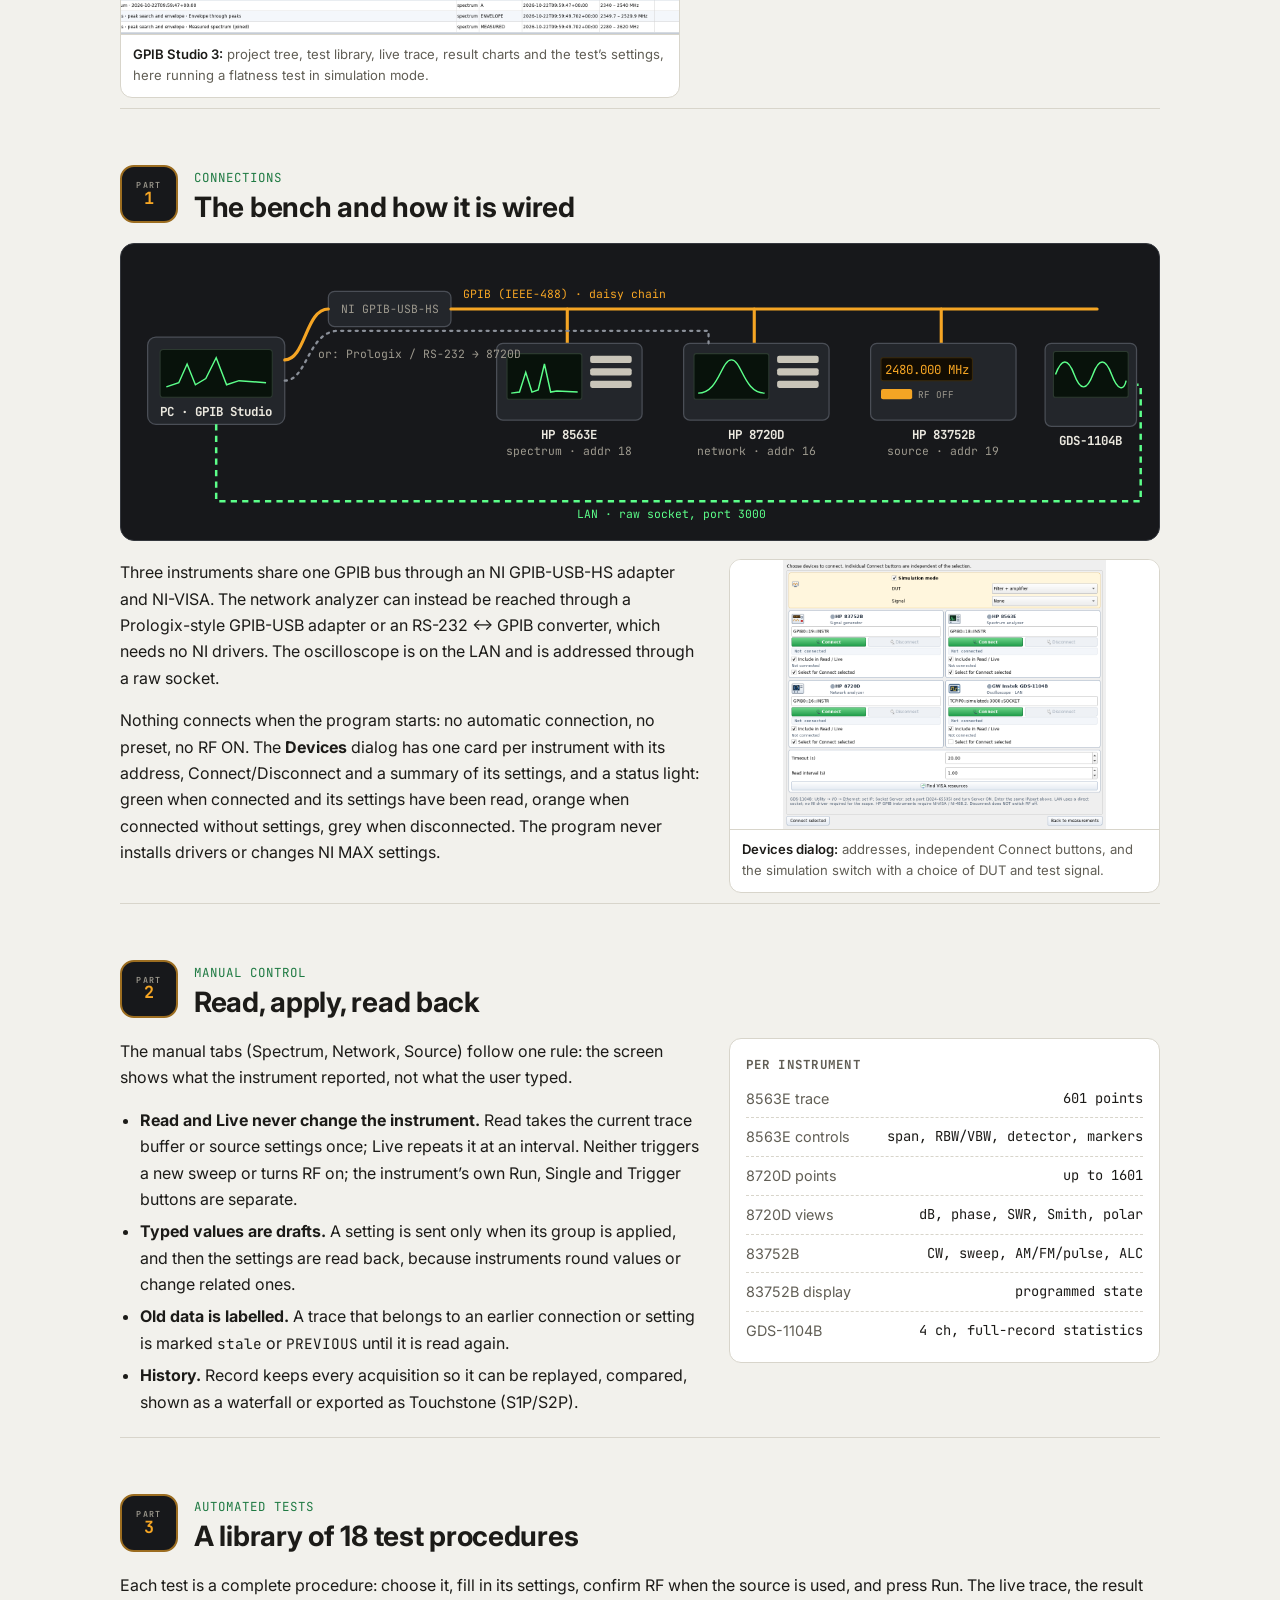
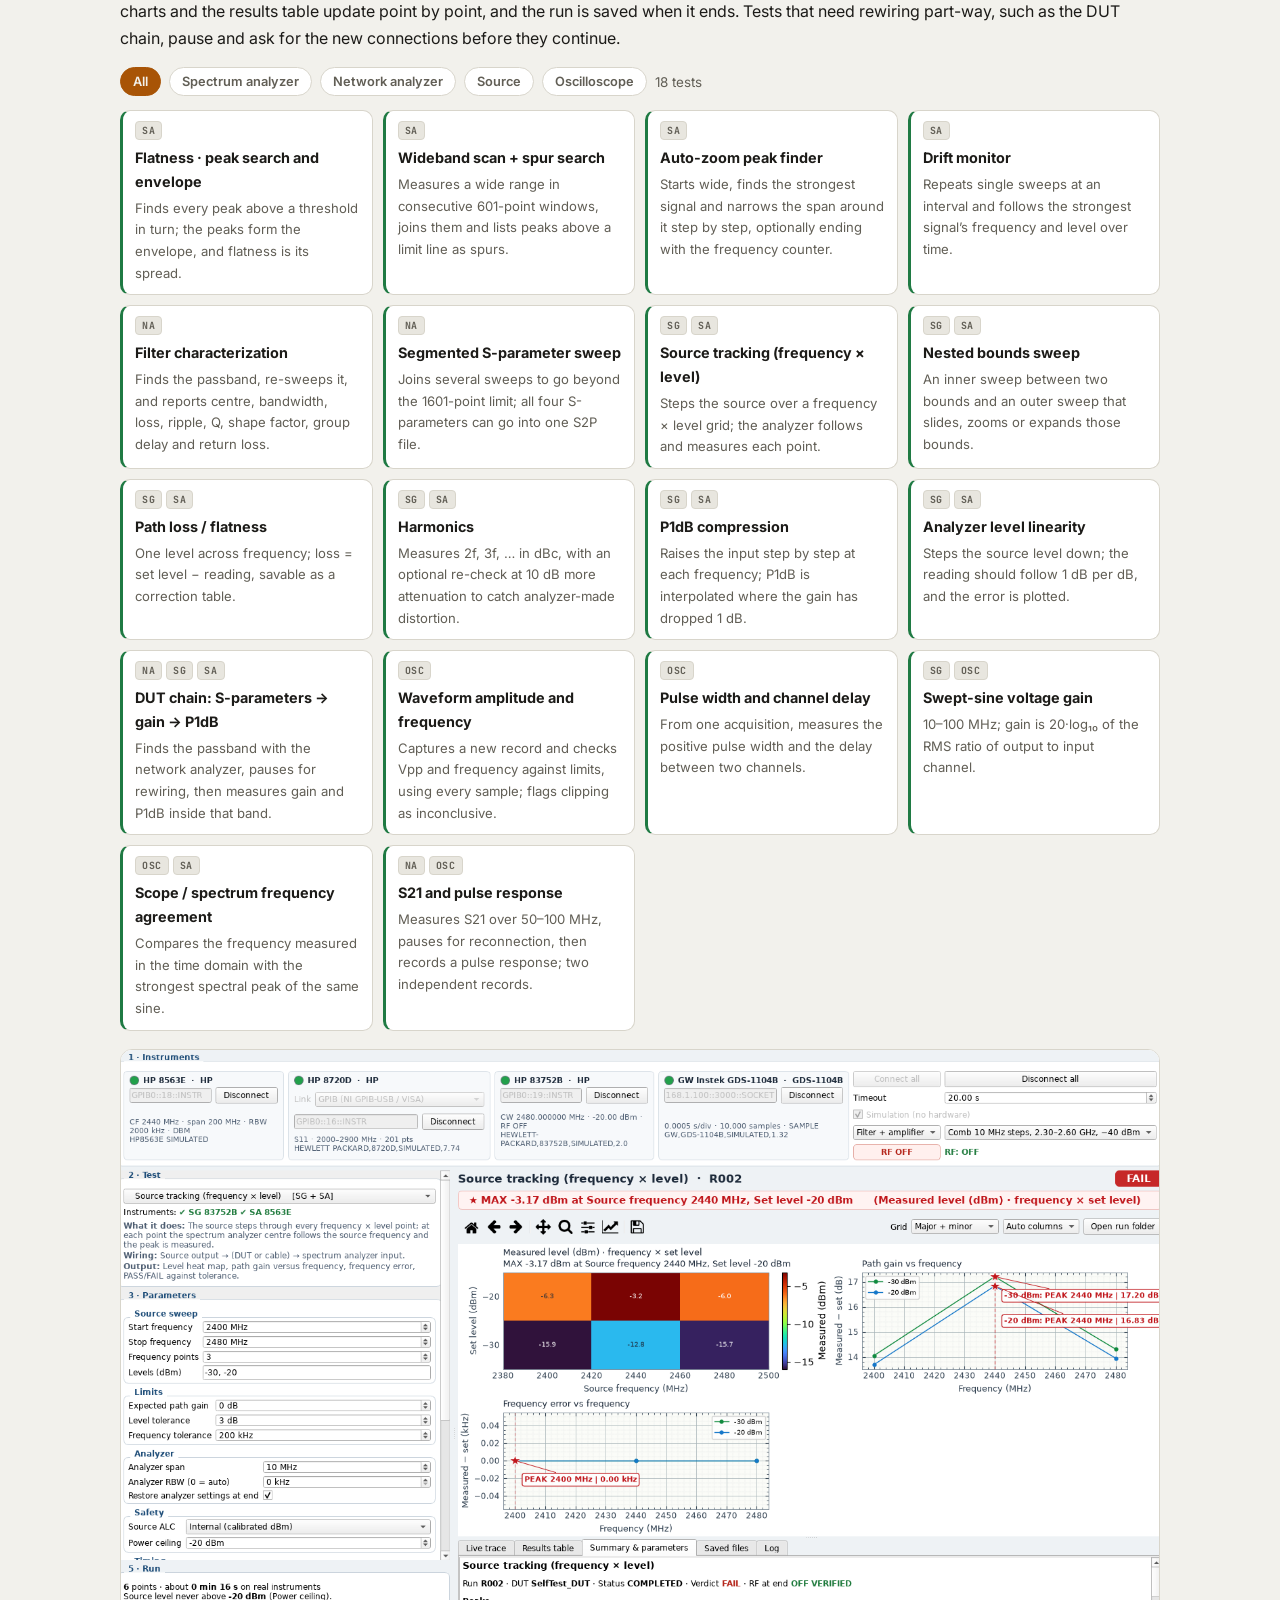
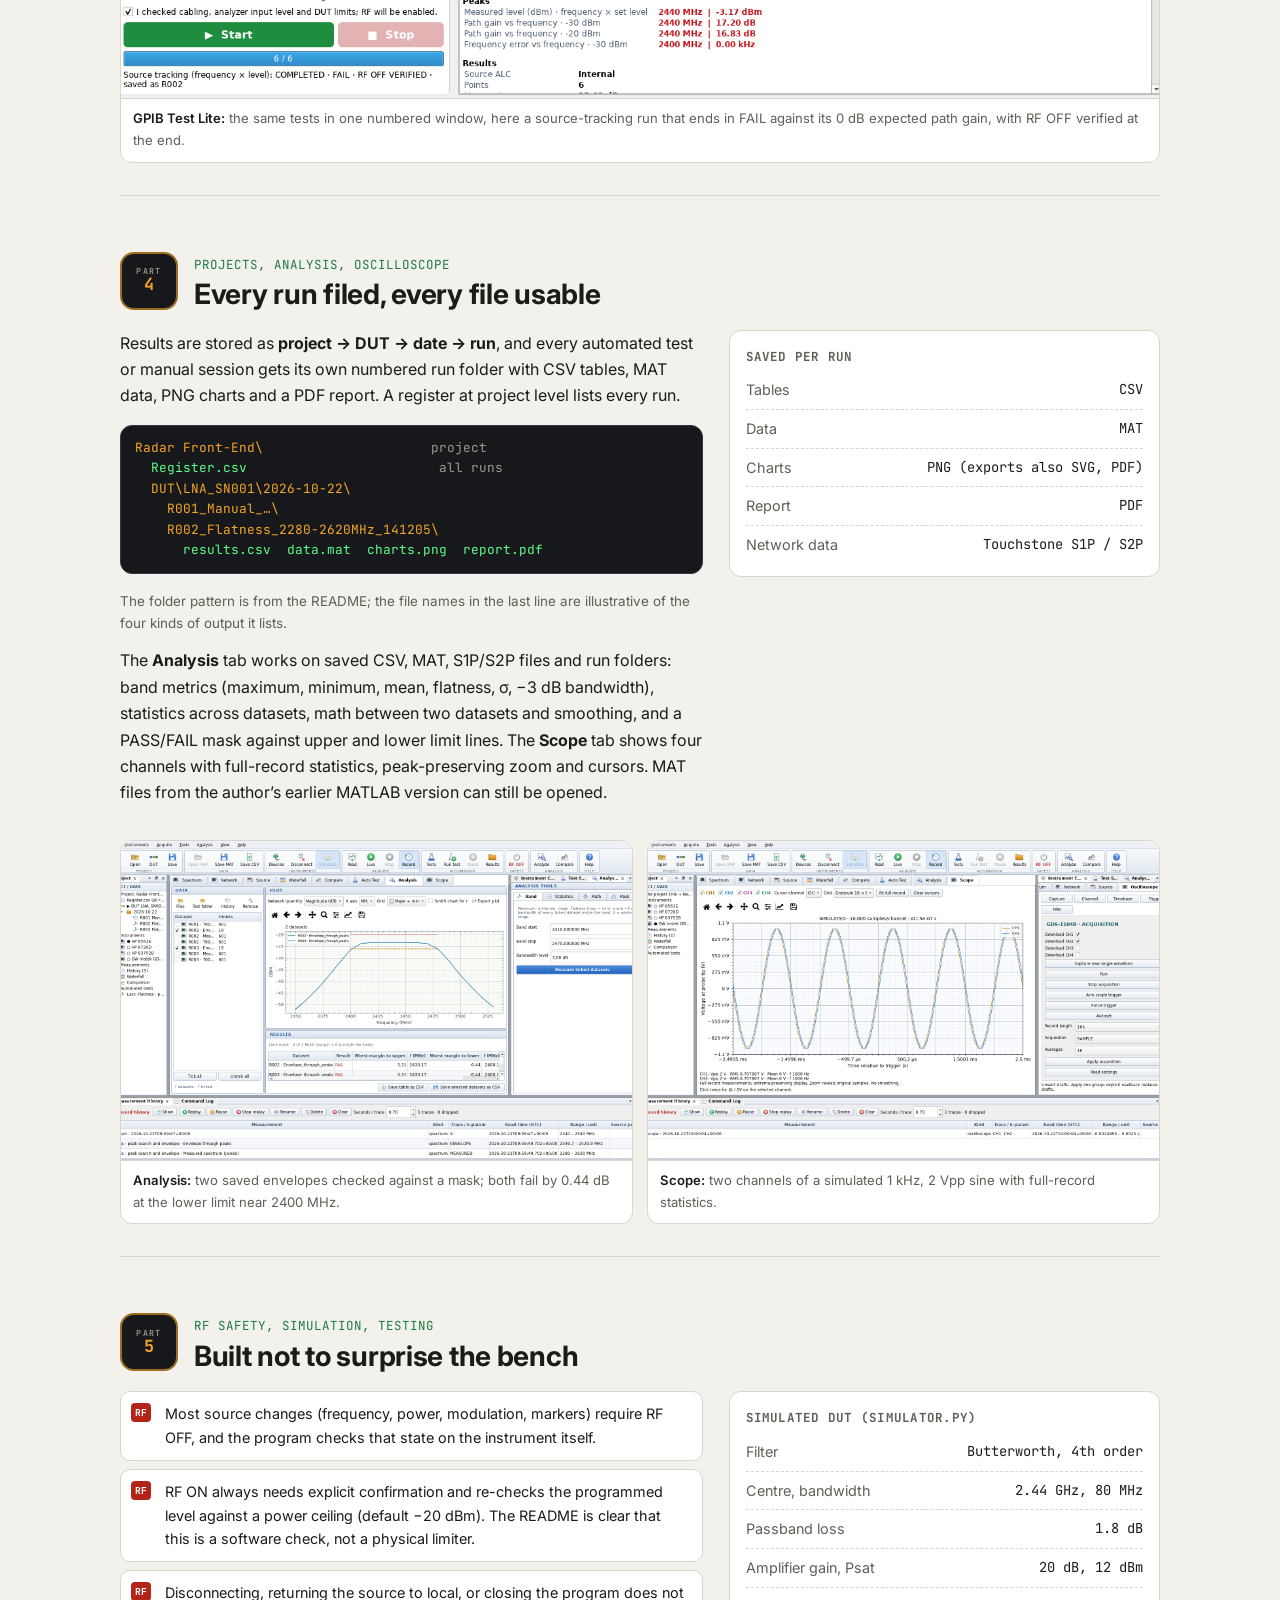
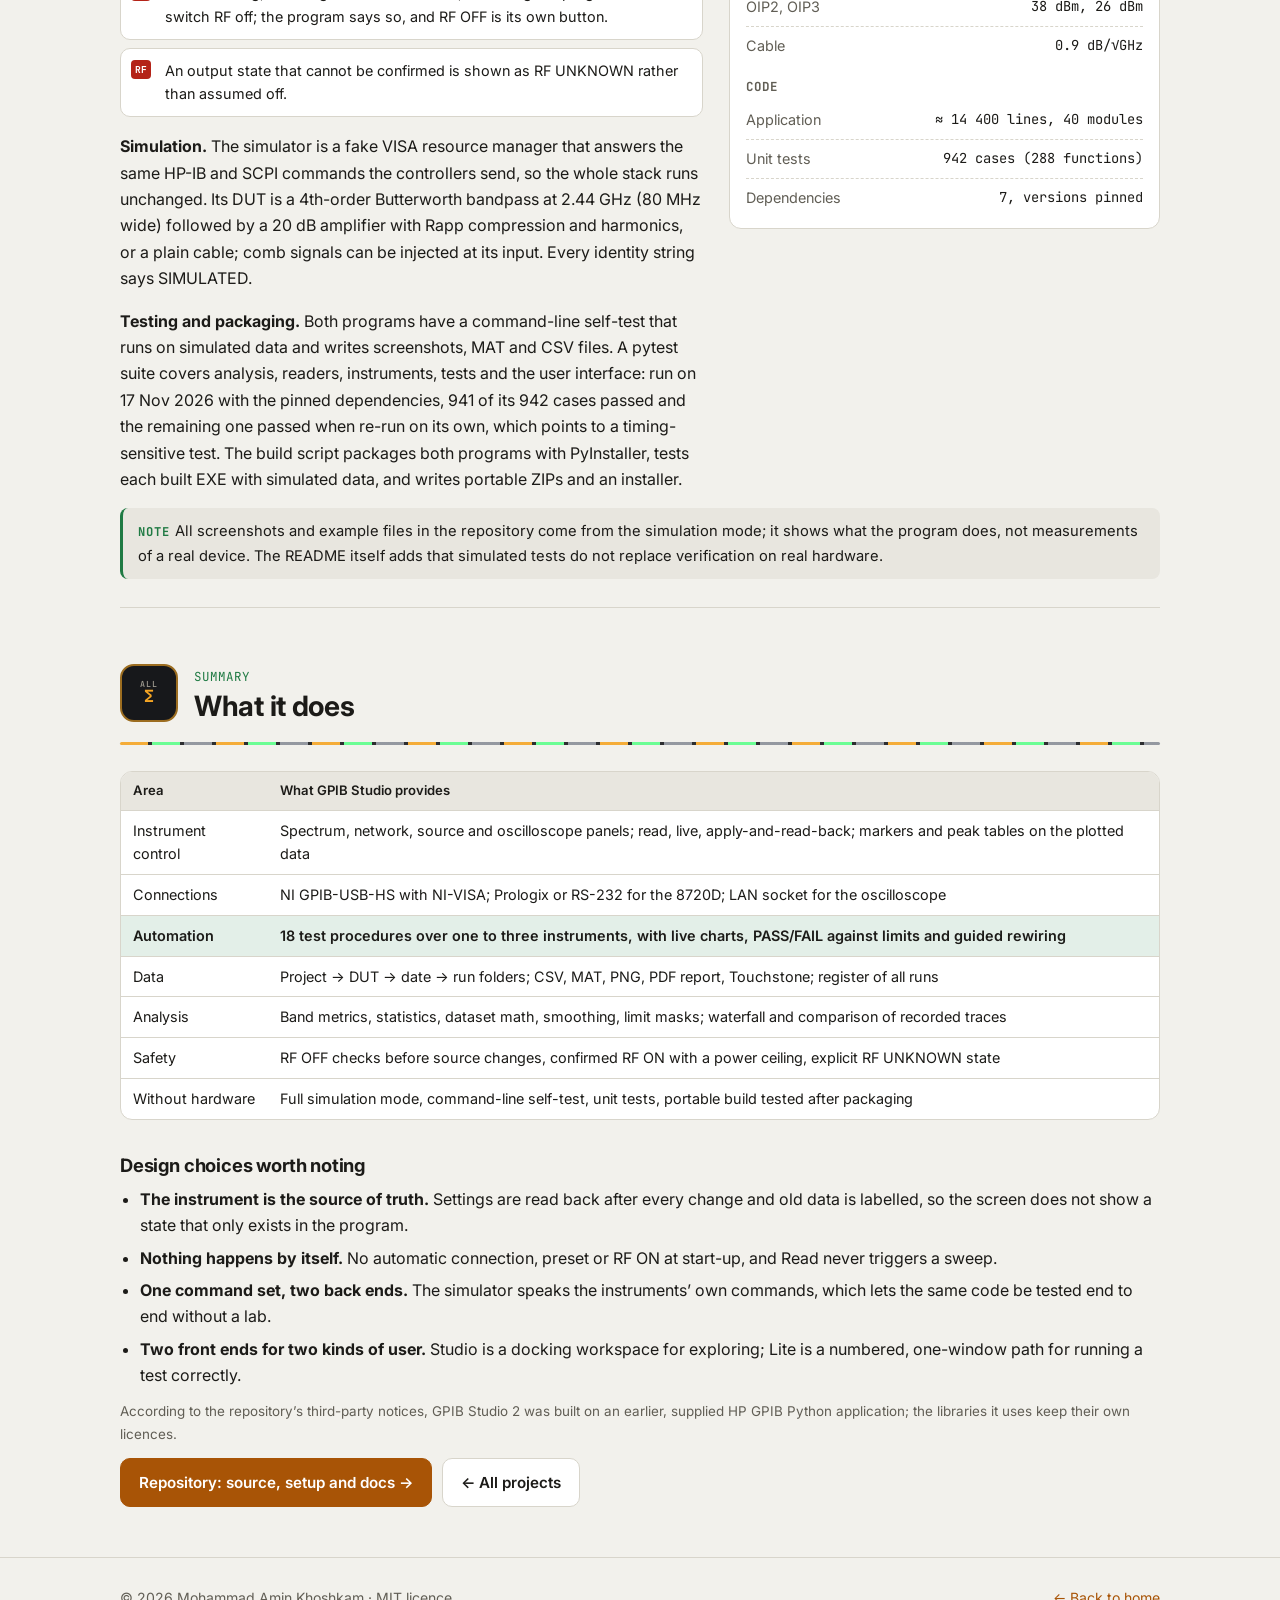
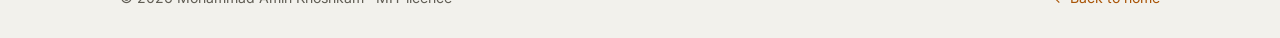
<file: projects/gpib-studio/index.html>
<!doctype html>
<html lang="en">
<head>
  <meta charset="utf-8">
  <meta name="viewport" content="width=device-width, initial-scale=1">
  <title>GPIB Studio — M. A. Khoshkam</title>
  <meta name="description" content="GPIB Studio: a Windows desktop app that controls an HP 8563E spectrum analyzer, an HP 8720D network analyzer, an HP 83752B source and a GDS-1104B oscilloscope, runs automated RF tests and analyzes the saved data — with a full simulation mode.">
  <meta property="og:title" content="GPIB Studio — control, automated tests and analysis for an HP RF bench">
  <meta property="og:image" content="https://mohammadaminkhoshkam.github.io/projects/gpib-studio/img/studio-autotest-flatness.png">
  <link rel="icon" href="data:image/svg+xml,%3Csvg xmlns='http://www.w3.org/2000/svg' viewBox='0 0 32 32'%3E%3Crect width='32' height='32' rx='7' fill='%2317181b'/%3E%3Crect x='4' y='6' width='24' height='16' rx='2' fill='%2307100a' stroke='%234a4e56'/%3E%3Cpath d='M6 19 9 18 11 12 13 18 15 17 17 10 19 18 22 17 26 18' stroke='%235cff8a' stroke-width='1.6' fill='none'/%3E%3Crect x='7' y='25' width='18' height='3' rx='1' fill='%23f5a524'/%3E%3C/svg%3E">
  <link rel="preconnect" href="https://fonts.googleapis.com">
  <link rel="preconnect" href="https://fonts.gstatic.com" crossorigin>
  <link href="https://fonts.googleapis.com/css2?family=Inter:wght@400;500;600;700;800&family=JetBrains+Mono:wght@400;600;700&display=swap" rel="stylesheet">
  <link rel="stylesheet" href="../../assets/css/style.css">
  <link rel="stylesheet" href="gpib.css">
</head>
<body class="ppage">

<header class="nav">
  <div class="container">
    <a class="brand" href="../../"><span class="brand-mark">MK</span> M. A. Khoshkam</a>
    <button class="icon-btn menu-btn" id="menu-btn" aria-label="Open menu" aria-expanded="false">
      <svg viewBox="0 0 24 24" fill="none" stroke="currentColor" stroke-width="2" stroke-linecap="round"><path d="M4 7h16M4 12h16M4 17h16"/></svg>
    </button>
    <nav class="nav-links">
      <a href="../../">Home</a>
      <a href="../../#projects">Projects</a>
      <a href="#tests">Test library</a>
      <a href="#results">Summary</a>
      <a class="pill" href="https://github.com/mohammadaminkhoshkam/GPIB-Studio" target="_blank" rel="noopener">GitHub</a>
      <button class="icon-btn" id="theme-toggle" aria-label="Toggle dark mode">
        <svg viewBox="0 0 24 24" fill="none" stroke="currentColor" stroke-width="2" stroke-linecap="round" stroke-linejoin="round"><path d="M21 12.8A9 9 0 1 1 11.2 3a7 7 0 0 0 9.8 9.8z"/></svg>
      </button>
    </nav>
  </div>
</header>

<main>
  <!-- ================================================================ hero -->
  <section class="pp-hero">
    <div class="container pp-hero-grid">
      <div>
        <a class="eyebrow" href="../../#projects">← Projects · Software · RF test</a>
        <h1><em>GPIB Studio</em>: one app for a classic HP RF bench</h1>
        <p class="lead">A Windows desktop program that <b>drives a spectrum analyzer, a network analyzer, a signal source and an oscilloscope</b>, runs a library of
          automated RF tests, files every run in a project folder and analyzes the saved data. A built-in simulation mode runs everything without a single instrument.</p>
        <div class="pp-meta">
          <span><b>Author:</b> Mohammad Amin Khoshkam</span>
          <span><b>Stack:</b> Python 3.12, PySide6 (Qt), NumPy, SciPy, Matplotlib, PyVISA</span>
          <span><b>Type:</b> desktop app, MIT licence</span>
        </div>
        <div class="cta">
          <a class="btn primary" href="#bench">See what it does</a>
          <a class="btn" href="https://github.com/mohammadaminkhoshkam/GPIB-Studio" target="_blank" rel="noopener">Repository</a>
        </div>
      </div>
      <figure class="pp-sign">
        <div class="inst" data-instrument>
          <div class="inst-top"><span>GPIB Studio · <b data-name>HP 8563E · spectrum analyzer</b></span><span data-addr>GPIB0::18</span></div>
          <div class="inst-body">
            <div class="crt"><canvas aria-label="Instrument display drawn from the app's simulator model"></canvas></div>
            <div class="keys" role="group" aria-label="Instrument">
              <button type="button" class="key" data-mode="spectrum" aria-pressed="true">Spectrum<small>8563E</small></button>
              <button type="button" class="key" data-mode="network" aria-pressed="false">Network<small>8720D</small></button>
              <button type="button" class="key" data-mode="source" aria-pressed="false">Source<small>83752B</small></button>
              <button type="button" class="key" data-mode="scope" aria-pressed="false">Scope<small>GDS-1104B</small></button>
            </div>
          </div>
          <div class="inst-foot"><span><i class="led"></i>SIMULATION</span><span><i class="led amber"></i>RF OFF</span><span class="gpib-conn" aria-hidden="true"><i></i><i></i><i></i><i></i><i></i><i></i><i></i><i></i><i></i><i></i><i></i><i></i></span></div>
        </div>
        <figcaption>traces computed in your browser from the app’s simulator model · press a key to switch instrument</figcaption>
      </figure>
    </div>
    <div class="pp-strip"></div>
  </section>

  <div class="container">

  <!-- ================================================================ overview -->
  <section class="pp-sec" id="overview" style="padding-top:26px">
    <div class="pp-kpi">
      <div class="k"><b>4<i>instruments</i></b><span>three over GPIB, one over LAN</span></div>
      <div class="k"><b>18<i>auto tests</i></b><span>from flatness to P1dB and pulse delay</span></div>
      <div class="k"><b>2<i>programs</i></b><span>full Studio and a one-window Lite</span></div>
      <div class="k"><b>14.4k<i>lines</i></b><span>of Python in the application</span></div>
      <div class="k"><b>942<i>test cases</i></b><span>pytest; 941 passed in a full run, one is timing-sensitive</span></div>
    </div>

    <div class="pp-chain" style="--n:5" aria-label="Sections">
      <a href="#bench"><span class="node">1</span><b>The bench</b><small>links, addresses</small></a>
      <a href="#manual"><span class="node">2</span><b>Manual control</b><small>read, apply, verify</small></a>
      <a href="#tests"><span class="node">3</span><b>Auto tests</b><small>18 procedures</small></a>
      <a href="#data"><span class="node">4</span><b>Data</b><small>projects, analysis</small></a>
      <a href="#safety"><span class="node">5</span><b>Safety, sim</b><small>and testing</small></a>
    </div>

    <div class="pp-cols" style="margin-top:28px">
      <div>
        <p>A lab bench of classic HP RF instruments is precise but slow to use by hand: every measurement means front-panel key sequences, copying numbers off a
          screen and repeating it for the next frequency. The instruments all speak GPIB (IEEE-488), so a computer can do this for them, provided the software
          knows each instrument’s command set, its limits and its quirks.</p>
        <p>GPIB Studio is that software for one specific bench. It reads traces and settings, changes settings and reads them back, runs complete test procedures
          point by point, and keeps every result in an organized project. Because instrument time is scarce, everything also works against a <b>simulated
          bench</b> that answers the same commands with synthetic data.</p>
        <figure class="pp-plate cover" style="max-width:560px">
          <a href="img/studio-autotest-flatness.png"><img loading="lazy" src="img/studio-autotest-flatness.png" alt="GPIB Studio main window running an automated flatness test"></a>
          <figcaption><b>GPIB Studio 3:</b> project tree, test library, live trace, result charts and the test’s settings, here running a flatness test in simulation mode.</figcaption>
        </figure>
      </div>
      <div class="pp-spec">
        <h4>Instruments</h4>
        <dl>
          <div><dt>Spectrum analyzer</dt><dd>HP 8563E</dd></div>
          <div><dt>Network analyzer</dt><dd>HP 8720D</dd></div>
          <div><dt>Signal source</dt><dd>HP 83752B (SCPI)</dd></div>
          <div><dt>Oscilloscope</dt><dd>GW Instek GDS-1104B</dd></div>
        </dl>
        <h4>Links</h4>
        <dl>
          <div><dt>GPIB</dt><dd>NI GPIB-USB-HS, NI-VISA</dd></div>
          <div><dt>8720D, alternatively</dt><dd>Prologix USB or RS-232</dd></div>
          <div><dt>Oscilloscope</dt><dd>raw LAN socket</dd></div>
        </dl>
        <h4>Runs on</h4>
        <dl>
          <div><dt>OS</dt><dd>Windows 10/11, 64-bit</dd></div>
          <div><dt>Python</dt><dd>3.12 x64</dd></div>
          <div><dt>Packaging</dt><dd>PyInstaller, portable ZIP</dd></div>
        </dl>
      </div>
    </div>
  </section>

  <!-- ================================================================ 1 bench -->
  <section class="pp-sec" id="bench">
    <div class="pp-head">
      <div class="pp-badge"><small>PART</small>1</div>
      <div><span class="kicker">Connections</span><h2>The bench and how it is wired</h2></div>
    </div>
    <div class="bus" aria-label="Connection diagram">
      <svg viewBox="0 0 980 262" role="img" aria-label="PC connected over GPIB to three HP instruments and over LAN to an oscilloscope">
        <!-- PC -->
        <rect class="box" x="16" y="78" width="132" height="84" rx="8"/>
        <rect class="scr" x="28" y="90" width="108" height="46" rx="3"/>
        <path class="tr" d="M34 126 46 122 54 104 62 124 72 118 82 98 92 124 104 120 130 122"/>
        <text class="t" x="82" y="154" text-anchor="middle">PC · GPIB Studio</text>
        <!-- adapter -->
        <rect class="box" x="190" y="34" width="118" height="34" rx="6"/>
        <text x="249" y="55" text-anchor="middle">NI GPIB-USB-HS</text>
        <path class="cable" d="M148 100 C168 100 168 51 190 51"/>
        <!-- GPIB bus -->
        <path class="cable" d="M308 51 H930"/>
        <text class="a" x="320" y="40">GPIB (IEEE-488) · daisy chain</text>
        <!-- instruments -->
        <g>
          <path class="cable" d="M420 51 V84"/>
          <rect class="box" x="352" y="84" width="140" height="74" rx="6"/><rect class="scr" x="362" y="94" width="72" height="44" rx="2"/>
          <path class="tr" d="M366 132 374 131 380 112 386 131 392 129 398 104 404 131 410 130 430 131"/>
          <rect x="442" y="96" width="40" height="7" rx="2" fill="#c9c5b9"/><rect x="442" y="108" width="40" height="7" rx="2" fill="#c9c5b9"/><rect x="442" y="120" width="40" height="7" rx="2" fill="#c9c5b9"/>
          <text class="t" x="422" y="176" text-anchor="middle">HP 8563E</text><text x="422" y="192" text-anchor="middle">spectrum · addr 18</text>
        </g>
        <g>
          <path class="cable" d="M600 51 V84"/>
          <rect class="box" x="532" y="84" width="140" height="74" rx="6"/><rect class="scr" x="542" y="94" width="72" height="44" rx="2"/>
          <path class="tr" d="M546 132 C566 132 568 100 578 100 C588 100 590 132 610 132"/>
          <rect x="622" y="96" width="40" height="7" rx="2" fill="#c9c5b9"/><rect x="622" y="108" width="40" height="7" rx="2" fill="#c9c5b9"/><rect x="622" y="120" width="40" height="7" rx="2" fill="#c9c5b9"/>
          <text class="t" x="602" y="176" text-anchor="middle">HP 8720D</text><text x="602" y="192" text-anchor="middle">network · addr 16</text>
        </g>
        <g>
          <path class="cable" d="M780 51 V84"/>
          <rect class="box" x="712" y="84" width="140" height="74" rx="6"/><rect x="722" y="98" width="88" height="22" rx="2" fill="#120c02" stroke="#3a2a0c"/>
          <text class="a" x="766" y="114" text-anchor="middle" style="font-size:12px">2480.000 MHz</text>
          <rect x="722" y="128" width="30" height="10" rx="2" fill="#f5a524"/><text x="758" y="137" style="font-size:9px">RF OFF</text>
          <text class="t" x="782" y="176" text-anchor="middle">HP 83752B</text><text x="782" y="192" text-anchor="middle">source · addr 19</text>
        </g>
        <!-- serial alternative to the 8720D -->
        <path class="ser" d="M148 120 C170 120 170 72 200 72 H556 V84"/>
        <text x="180" y="98">or: Prologix / RS-232 → 8720D</text>
        <!-- LAN scope -->
        <path class="lan" d="M82 162 V236 H972 V124 H968"/>
        <rect class="box" x="880" y="84" width="88" height="80" rx="6"/><rect class="scr" x="888" y="92" width="72" height="44" rx="2"/>
        <path class="tr" d="M890 114 C896 98 902 98 908 114 C914 130 920 130 926 114 C932 98 938 98 944 114 C950 130 956 130 958 120"/>
        <text class="t" x="924" y="182" text-anchor="middle">GDS-1104B</text>
        <text class="g" x="520" y="252" text-anchor="middle">LAN · raw socket, port 3000</text>
      </svg>
    </div>
    <div class="pp-cols">
      <div>
        <p>Three instruments share one GPIB bus through an NI GPIB-USB-HS adapter and NI-VISA. The network analyzer can instead be reached through a Prologix-style
          GPIB-USB adapter or an RS-232 ↔ GPIB converter, which needs no NI drivers. The oscilloscope is on the LAN and is addressed through a raw socket.</p>
        <p>Nothing connects when the program starts: no automatic connection, no preset, no RF ON. The <b>Devices</b> dialog has one card per instrument with its address,
          Connect/Disconnect and a summary of its settings, and a status light: green when connected and its settings have been read, orange when connected without
          settings, grey when disconnected. The program never installs drivers or changes NI MAX settings.</p>
      </div>
      <figure class="pp-plate" style="margin:0">
        <a href="img/devices-dialog.png"><img loading="lazy" src="img/devices-dialog.png" alt="Devices dialog with one card per instrument and the simulation option"></a>
        <figcaption><b>Devices dialog:</b> addresses, independent Connect buttons, and the simulation switch with a choice of DUT and test signal.</figcaption>
      </figure>
    </div>
  </section>

  <!-- ================================================================ 2 manual -->
  <section class="pp-sec" id="manual">
    <div class="pp-head">
      <div class="pp-badge"><small>PART</small>2</div>
      <div><span class="kicker">Manual control</span><h2>Read, apply, read back</h2></div>
    </div>
    <div class="pp-cols">
      <div>
        <p>The manual tabs (Spectrum, Network, Source) follow one rule: the screen shows what the instrument reported, not what the user typed.</p>
        <ul class="bul">
          <li><b>Read and Live never change the instrument.</b> Read takes the current trace buffer or source settings once; Live repeats it at an interval. Neither
            triggers a new sweep or turns RF on; the instrument’s own Run, Single and Trigger buttons are separate.</li>
          <li><b>Typed values are drafts.</b> A setting is sent only when its group is applied, and then the settings are read back, because instruments round values
            or change related ones.</li>
          <li><b>Old data is labelled.</b> A trace that belongs to an earlier connection or setting is marked <span class="mono">stale</span> or
            <span class="mono">PREVIOUS</span> until it is read again.</li>
          <li><b>History.</b> Record keeps every acquisition so it can be replayed, compared, shown as a waterfall or exported as Touchstone (S1P/S2P).</li>
        </ul>
      </div>
      <div class="pp-spec">
        <h4>Per instrument</h4>
        <dl>
          <div><dt>8563E trace</dt><dd>601 points</dd></div>
          <div><dt>8563E controls</dt><dd>span, RBW/VBW, detector, markers</dd></div>
          <div><dt>8720D points</dt><dd>up to 1601</dd></div>
          <div><dt>8720D views</dt><dd>dB, phase, SWR, Smith, polar</dd></div>
          <div><dt>83752B</dt><dd>CW, sweep, AM/FM/pulse, ALC</dd></div>
          <div><dt>83752B display</dt><dd>programmed state</dd></div>
          <div><dt>GDS-1104B</dt><dd>4 ch, full-record statistics</dd></div>
        </dl>
      </div>
    </div>
  </section>

  <!-- ================================================================ 3 tests -->
  <section class="pp-sec" id="tests">
    <div class="pp-head">
      <div class="pp-badge"><small>PART</small>3</div>
      <div><span class="kicker">Automated tests</span><h2>A library of 18 test procedures</h2></div>
    </div>
    <p>Each test is a complete procedure: choose it, fill in its settings, confirm RF when the source is used, and press Run. The live trace, the result charts and
      the results table update point by point, and the run is saved when it ends. Tests that need rewiring part-way, such as the DUT chain, pause and ask for the
      new connections before they continue.</p>
    <div data-library>
      <div class="lib-filter" role="group" aria-label="Filter by instrument">
        <button type="button" data-filter="all" aria-pressed="true">All</button>
        <button type="button" data-filter="sa" aria-pressed="false">Spectrum analyzer</button>
        <button type="button" data-filter="na" aria-pressed="false">Network analyzer</button>
        <button type="button" data-filter="sg" aria-pressed="false">Source</button>
        <button type="button" data-filter="osc" aria-pressed="false">Oscilloscope</button>
        <span class="small dim" style="align-self:center" data-count>18 tests</span>
      </div>
      <div class="lib">
        <div class="t" data-inst="sa"><div class="inst-tags"><span>SA</span></div><b>Flatness · peak search and envelope</b><p>Finds every peak above a threshold in turn; the peaks form the envelope, and flatness is its spread.</p></div>
        <div class="t" data-inst="sa"><div class="inst-tags"><span>SA</span></div><b>Wideband scan + spur search</b><p>Measures a wide range in consecutive 601-point windows, joins them and lists peaks above a limit line as spurs.</p></div>
        <div class="t" data-inst="sa"><div class="inst-tags"><span>SA</span></div><b>Auto-zoom peak finder</b><p>Starts wide, finds the strongest signal and narrows the span around it step by step, optionally ending with the frequency counter.</p></div>
        <div class="t" data-inst="sa"><div class="inst-tags"><span>SA</span></div><b>Drift monitor</b><p>Repeats single sweeps at an interval and follows the strongest signal’s frequency and level over time.</p></div>
        <div class="t" data-inst="na"><div class="inst-tags"><span>NA</span></div><b>Filter characterization</b><p>Finds the passband, re-sweeps it, and reports centre, bandwidth, loss, ripple, Q, shape factor, group delay and return loss.</p></div>
        <div class="t" data-inst="na"><div class="inst-tags"><span>NA</span></div><b>Segmented S-parameter sweep</b><p>Joins several sweeps to go beyond the 1601-point limit; all four S-parameters can go into one S2P file.</p></div>
        <div class="t" data-inst="sg sa"><div class="inst-tags"><span>SG</span><span>SA</span></div><b>Source tracking (frequency × level)</b><p>Steps the source over a frequency × level grid; the analyzer follows and measures each point.</p></div>
        <div class="t" data-inst="sg sa"><div class="inst-tags"><span>SG</span><span>SA</span></div><b>Nested bounds sweep</b><p>An inner sweep between two bounds and an outer sweep that slides, zooms or expands those bounds.</p></div>
        <div class="t" data-inst="sg sa"><div class="inst-tags"><span>SG</span><span>SA</span></div><b>Path loss / flatness</b><p>One level across frequency; loss = set level − reading, savable as a correction table.</p></div>
        <div class="t" data-inst="sg sa"><div class="inst-tags"><span>SG</span><span>SA</span></div><b>Harmonics</b><p>Measures 2f, 3f, … in dBc, with an optional re-check at 10 dB more attenuation to catch analyzer-made distortion.</p></div>
        <div class="t" data-inst="sg sa"><div class="inst-tags"><span>SG</span><span>SA</span></div><b>P1dB compression</b><p>Raises the input step by step at each frequency; P1dB is interpolated where the gain has dropped 1 dB.</p></div>
        <div class="t" data-inst="sg sa"><div class="inst-tags"><span>SG</span><span>SA</span></div><b>Analyzer level linearity</b><p>Steps the source level down; the reading should follow 1 dB per dB, and the error is plotted.</p></div>
        <div class="t" data-inst="na sg sa"><div class="inst-tags"><span>NA</span><span>SG</span><span>SA</span></div><b>DUT chain: S-parameters → gain → P1dB</b><p>Finds the passband with the network analyzer, pauses for rewiring, then measures gain and P1dB inside that band.</p></div>
        <div class="t" data-inst="osc"><div class="inst-tags"><span>OSC</span></div><b>Waveform amplitude and frequency</b><p>Captures a new record and checks Vpp and frequency against limits, using every sample; flags clipping as inconclusive.</p></div>
        <div class="t" data-inst="osc"><div class="inst-tags"><span>OSC</span></div><b>Pulse width and channel delay</b><p>From one acquisition, measures the positive pulse width and the delay between two channels.</p></div>
        <div class="t" data-inst="sg osc"><div class="inst-tags"><span>SG</span><span>OSC</span></div><b>Swept-sine voltage gain</b><p>10–100 MHz; gain is 20·log₁₀ of the RMS ratio of output to input channel.</p></div>
        <div class="t" data-inst="osc sa"><div class="inst-tags"><span>OSC</span><span>SA</span></div><b>Scope / spectrum frequency agreement</b><p>Compares the frequency measured in the time domain with the strongest spectral peak of the same sine.</p></div>
        <div class="t" data-inst="na osc"><div class="inst-tags"><span>NA</span><span>OSC</span></div><b>S21 and pulse response</b><p>Measures S21 over 50–100 MHz, pauses for reconnection, then records a pulse response; two independent records.</p></div>
      </div>
    </div>
    <div class="pp-plates" style="grid-template-columns:repeat(auto-fit,minmax(300px,1fr))">
      <figure class="pp-plate cover"><a href="img/lite-source-tracking.png"><img loading="lazy" src="img/lite-source-tracking.png" alt="GPIB Test Lite running a source tracking test"></a><figcaption><b>GPIB Test Lite:</b> the same tests in one numbered window, here a source-tracking run that ends in FAIL against its 0 dB expected path gain, with RF OFF verified at the end.</figcaption></figure>
    </div>
  </section>

  <!-- ================================================================ 4 data -->
  <section class="pp-sec" id="data">
    <div class="pp-head">
      <div class="pp-badge"><small>PART</small>4</div>
      <div><span class="kicker">Projects, analysis, oscilloscope</span><h2>Every run filed, every file usable</h2></div>
    </div>
    <div class="pp-cols">
      <div>
        <p>Results are stored as <b>project → DUT → date → run</b>, and every automated test or manual session gets its own numbered run folder with CSV tables, MAT data,
          PNG charts and a PDF report. A register at project level lists every run.</p>
        <div class="tree"><span class="d">Radar Front-End\</span>                     <span class="c">project</span>
  <span class="f">Register.csv</span>                        <span class="c">all runs</span>
  <span class="d">DUT\LNA_SN001\2026-10-22\</span>
    <span class="d">R001_Manual_…\</span>
    <span class="d">R002_Flatness_2280-2620MHz_141205\</span>
      <span class="f">results.csv  data.mat  charts.png  report.pdf</span></div>
        <p class="small dim">The folder pattern is from the README; the file names in the last line are illustrative of the four kinds of output it lists.</p>
        <p>The <b>Analysis</b> tab works on saved CSV, MAT, S1P/S2P files and run folders: band metrics (maximum, minimum, mean, flatness, σ, −3 dB bandwidth), statistics across
          datasets, math between two datasets and smoothing, and a PASS/FAIL mask against upper and lower limit lines. The <b>Scope</b> tab shows four channels with
          full-record statistics, peak-preserving zoom and cursors. MAT files from the author’s earlier MATLAB version can still be opened.</p>
      </div>
      <div class="pp-spec">
        <h4>Saved per run</h4>
        <dl>
          <div><dt>Tables</dt><dd>CSV</dd></div>
          <div><dt>Data</dt><dd>MAT</dd></div>
          <div><dt>Charts</dt><dd>PNG (exports also SVG, PDF)</dd></div>
          <div><dt>Report</dt><dd>PDF</dd></div>
          <div><dt>Network data</dt><dd>Touchstone S1P / S2P</dd></div>
        </dl>
      </div>
    </div>
    <div class="pp-plates" style="grid-template-columns:repeat(auto-fit,minmax(300px,1fr))">
      <figure class="pp-plate cover"><a href="img/studio-analysis.png"><img loading="lazy" src="img/studio-analysis.png" alt="Analysis tab comparing two saved envelopes against a limit mask"></a><figcaption><b>Analysis:</b> two saved envelopes checked against a mask; both fail by 0.44 dB at the lower limit near 2400 MHz.</figcaption></figure>
      <figure class="pp-plate cover"><a href="img/studio-scope.png"><img loading="lazy" src="img/studio-scope.png" alt="Scope tab with two 1 kHz sine channels"></a><figcaption><b>Scope:</b> two channels of a simulated 1 kHz, 2 Vpp sine with full-record statistics.</figcaption></figure>
    </div>
  </section>

  <!-- ================================================================ 5 safety -->
  <section class="pp-sec" id="safety">
    <div class="pp-head">
      <div class="pp-badge"><small>PART</small>5</div>
      <div><span class="kicker">RF safety, simulation, testing</span><h2>Built not to surprise the bench</h2></div>
    </div>
    <div class="pp-cols">
      <div>
        <ul class="rules">
          <li>Most source changes (frequency, power, modulation, markers) require RF OFF, and the program checks that state on the instrument itself.</li>
          <li>RF ON always needs explicit confirmation and re-checks the programmed level against a power ceiling (default −20 dBm). The README is clear that this is a
            software check, not a physical limiter.</li>
          <li>Disconnecting, returning the source to local, or closing the program does not switch RF off; the program says so, and RF OFF is its own button.</li>
          <li>An output state that cannot be confirmed is shown as RF UNKNOWN rather than assumed off.</li>
        </ul>
        <p><b>Simulation.</b> The simulator is a fake VISA resource manager that answers the same HP-IB and SCPI commands the controllers send, so the whole stack runs
          unchanged. Its DUT is a 4th-order Butterworth bandpass at 2.44 GHz (80 MHz wide) followed by a 20 dB amplifier with Rapp compression and harmonics, or a
          plain cable; comb signals can be injected at its input. Every identity string says SIMULATED.</p>
        <p><b>Testing and packaging.</b> Both programs have a command-line self-test that runs on simulated data and writes screenshots, MAT and CSV files. A pytest suite
          covers analysis, readers, instruments, tests and the user interface: run on 17 Nov 2026 with the pinned dependencies, 941 of its 942 cases passed and the remaining one passed when re-run on its own, which points to a timing-sensitive test. The build script packages both programs with PyInstaller, tests
          each built EXE with simulated data, and writes portable ZIPs and an installer.</p>
      </div>
      <div class="pp-spec">
        <h4>Simulated DUT (simulator.py)</h4>
        <dl>
          <div><dt>Filter</dt><dd>Butterworth, 4th order</dd></div>
          <div><dt>Centre, bandwidth</dt><dd>2.44 GHz, 80 MHz</dd></div>
          <div><dt>Passband loss</dt><dd>1.8 dB</dd></div>
          <div><dt>Amplifier gain, Psat</dt><dd>20 dB, 12 dBm</dd></div>
          <div><dt>OIP2, OIP3</dt><dd>38 dBm, 26 dBm</dd></div>
          <div><dt>Cable</dt><dd>0.9 dB/√GHz</dd></div>
        </dl>
        <h4>Code</h4>
        <dl>
          <div><dt>Application</dt><dd>≈ 14 400 lines, 40 modules</dd></div>
          <div><dt>Unit tests</dt><dd>942 cases (288 functions)</dd></div>
          <div><dt>Dependencies</dt><dd>7, versions pinned</dd></div>
        </dl>
      </div>
    </div>
    <div class="pp-note"><b>Note</b>All screenshots and example files in the repository come from the simulation mode; it shows what the program does, not measurements of a
      real device. The README itself adds that simulated tests do not replace verification on real hardware.</div>
  </section>

  <!-- ================================================================ summary -->
  <section class="pp-sec" id="results">
    <div class="pp-head">
      <div class="pp-badge"><small>ALL</small>Σ</div>
      <div><span class="kicker">Summary</span><h2>What it does</h2></div>
    </div>
    <div class="pp-strip thin"></div>
    <div class="tbl-wrap"><table class="tbl"><thead><tr><th>Area</th><th>What GPIB Studio provides</th></tr></thead><tbody>
      <tr><td>Instrument control</td><td>Spectrum, network, source and oscilloscope panels; read, live, apply-and-read-back; markers and peak tables on the plotted data</td></tr>
      <tr><td>Connections</td><td>NI GPIB-USB-HS with NI-VISA; Prologix or RS-232 for the 8720D; LAN socket for the oscilloscope</td></tr>
      <tr class="hl"><td>Automation</td><td>18 test procedures over one to three instruments, with live charts, PASS/FAIL against limits and guided rewiring</td></tr>
      <tr><td>Data</td><td>Project → DUT → date → run folders; CSV, MAT, PNG, PDF report, Touchstone; register of all runs</td></tr>
      <tr><td>Analysis</td><td>Band metrics, statistics, dataset math, smoothing, limit masks; waterfall and comparison of recorded traces</td></tr>
      <tr><td>Safety</td><td>RF OFF checks before source changes, confirmed RF ON with a power ceiling, explicit RF UNKNOWN state</td></tr>
      <tr><td>Without hardware</td><td>Full simulation mode, command-line self-test, unit tests, portable build tested after packaging</td></tr>
    </tbody></table></div>

    <h3 class="sub-h">Design choices worth noting</h3>
    <ul class="bul">
      <li><b>The instrument is the source of truth.</b> Settings are read back after every change and old data is labelled, so the screen does not show a state that only exists in the program.</li>
      <li><b>Nothing happens by itself.</b> No automatic connection, preset or RF ON at start-up, and Read never triggers a sweep.</li>
      <li><b>One command set, two back ends.</b> The simulator speaks the instruments’ own commands, which lets the same code be tested end to end without a lab.</li>
      <li><b>Two front ends for two kinds of user.</b> Studio is a docking workspace for exploring; Lite is a numbered, one-window path for running a test correctly.</li>
    </ul>
    <p class="small dim">According to the repository’s third-party notices, GPIB Studio 2 was built on an earlier, supplied HP GPIB Python application; the libraries it uses keep their own licences.</p>

    <div class="pp-links">
      <a class="btn primary" href="https://github.com/mohammadaminkhoshkam/GPIB-Studio" target="_blank" rel="noopener">Repository: source, setup and docs →</a>
      <a class="btn" href="../../#projects">← All projects</a>
    </div>
  </section>
  </div>
</main>

<footer>
  <div class="container">
    <span>© <span data-year></span> Mohammad Amin Khoshkam · MIT licence</span>
    <a href="../../">← Back to home</a>
  </div>
</footer>

<script src="../../assets/js/main.js"></script>
<script src="gpib.js"></script>
</body>
</html>
</file>
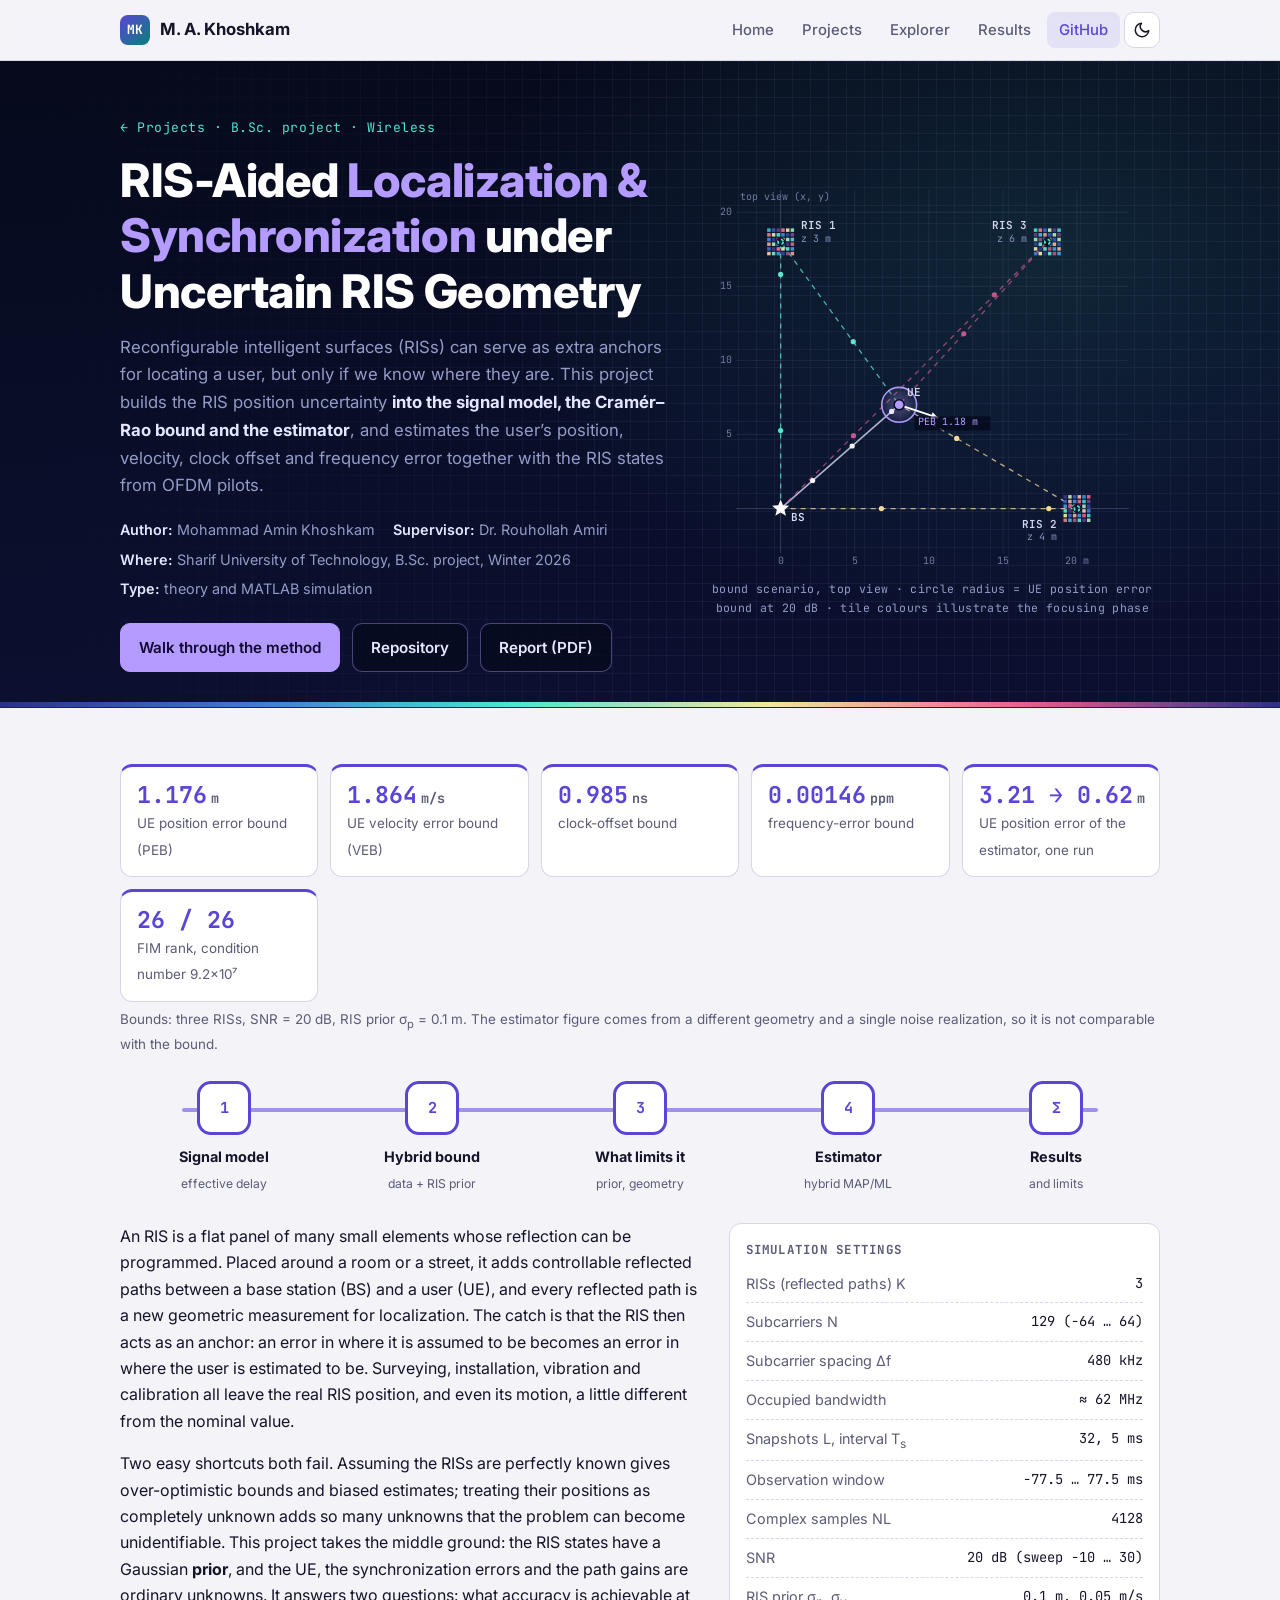
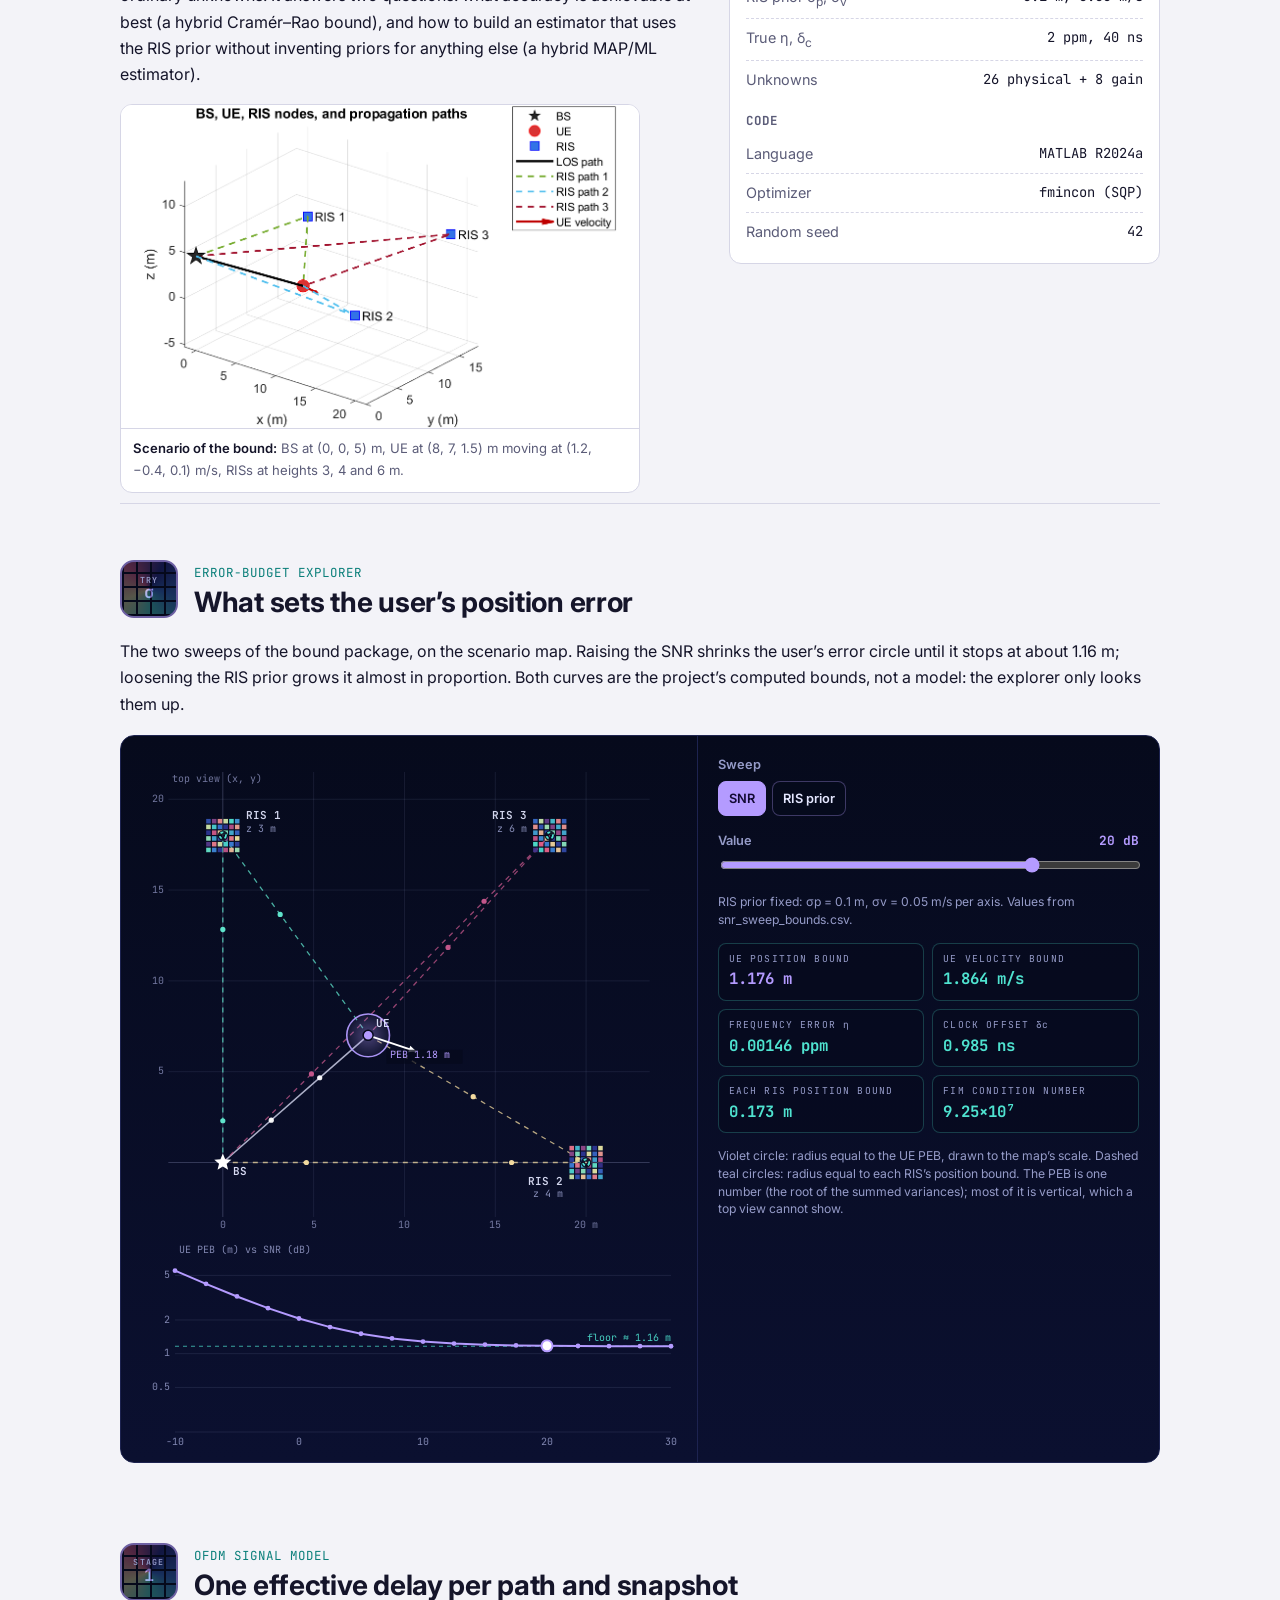
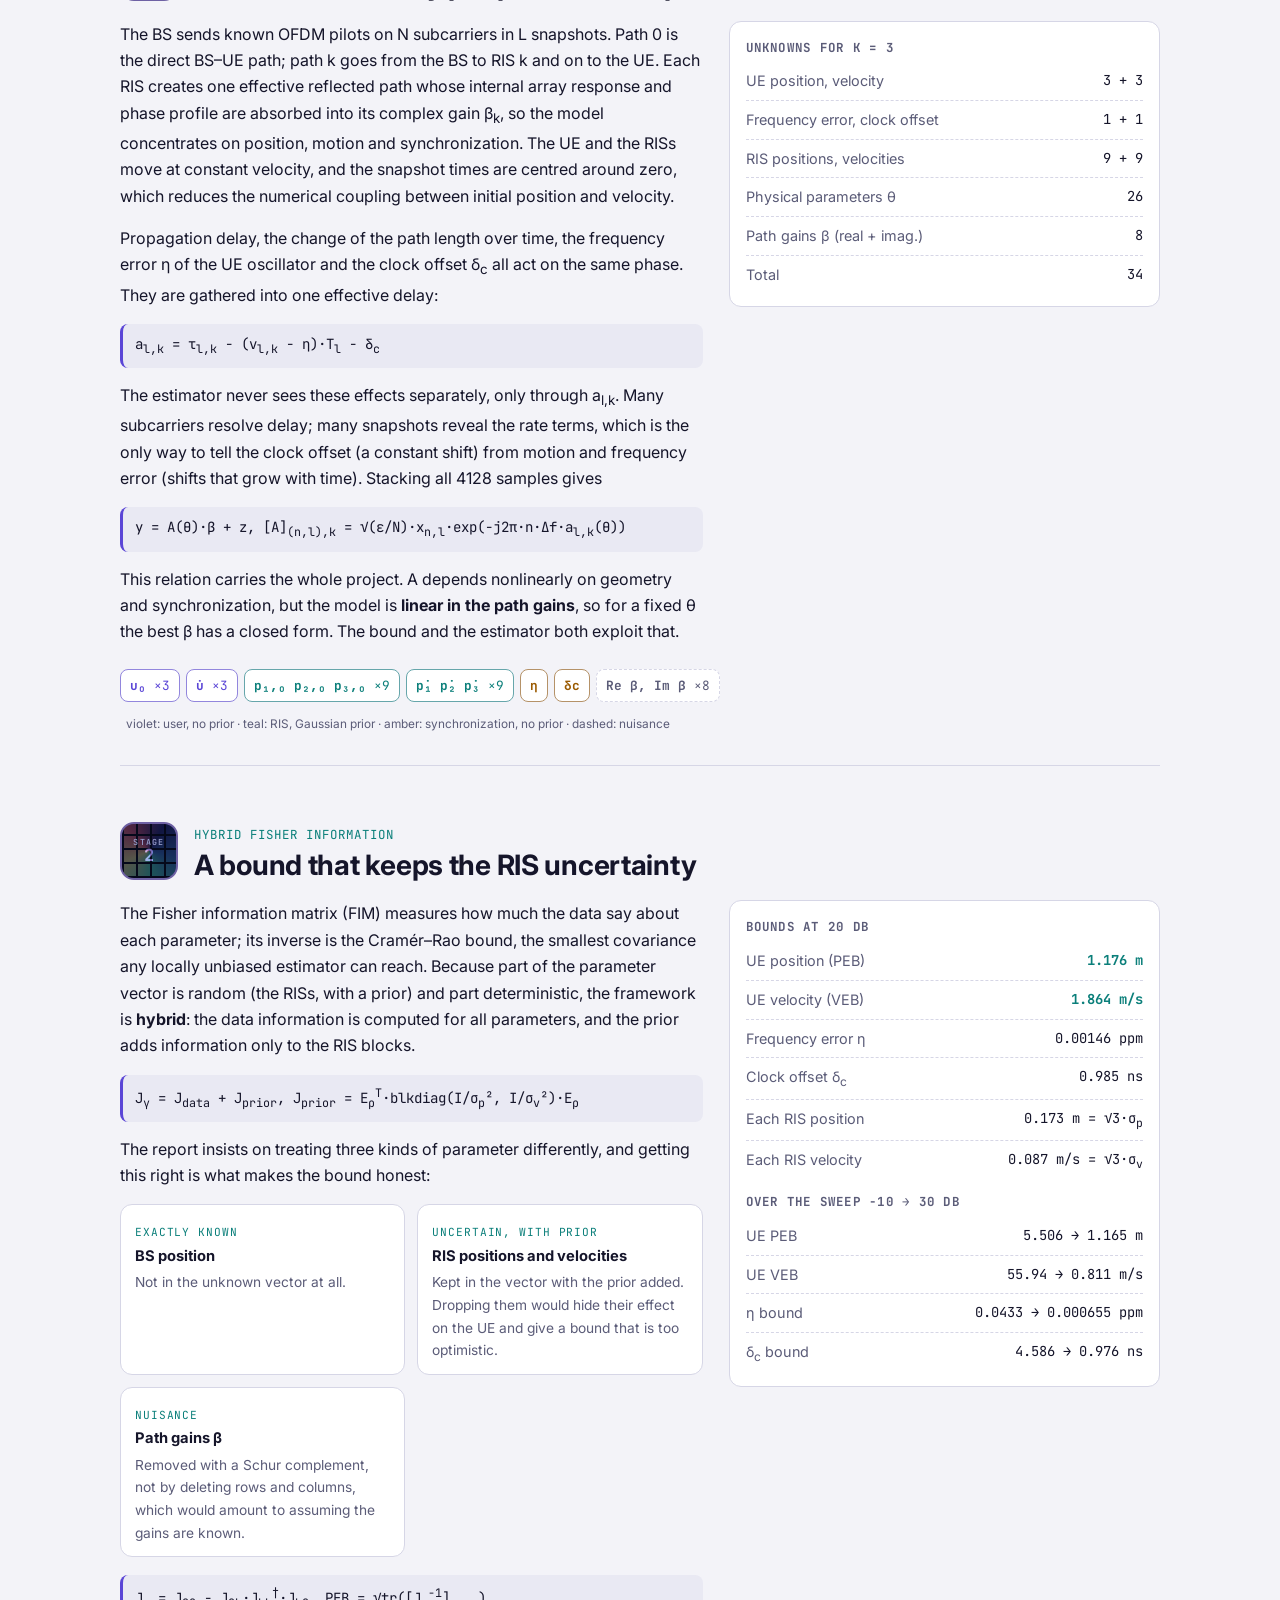
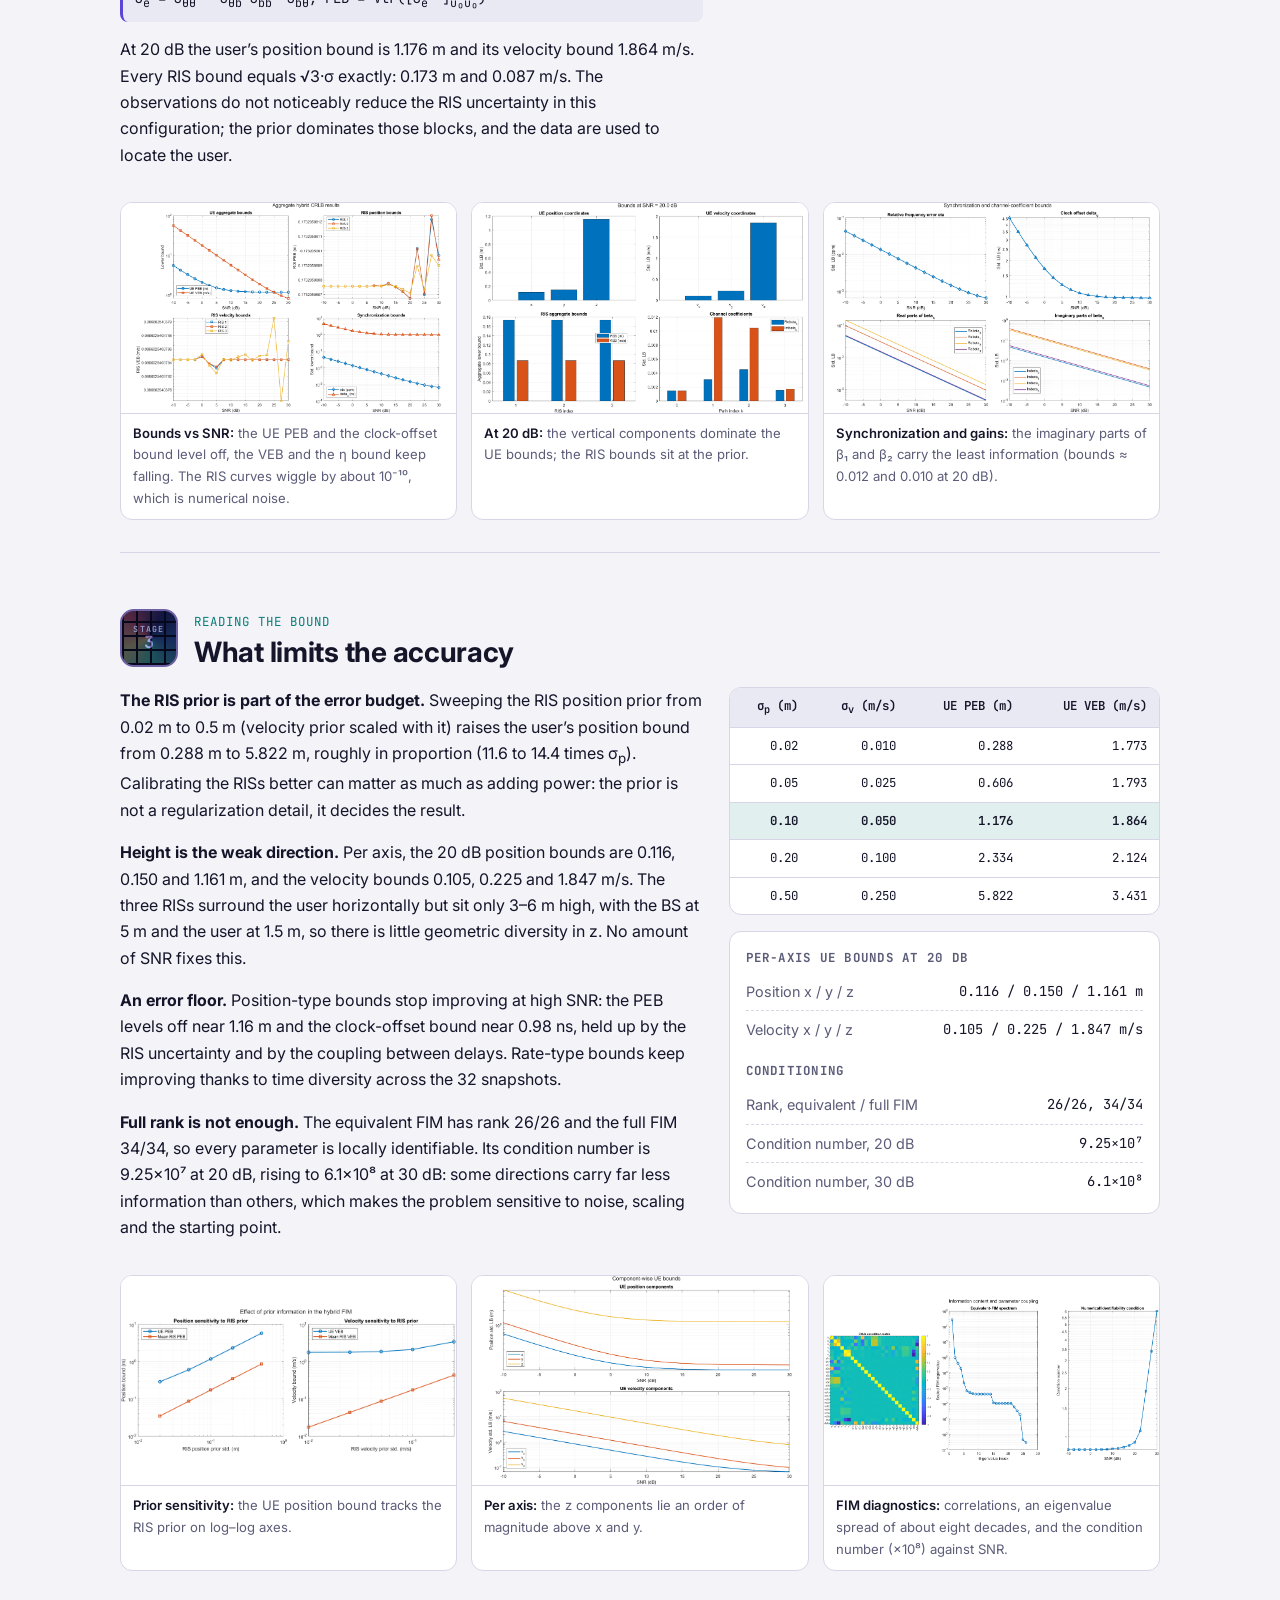
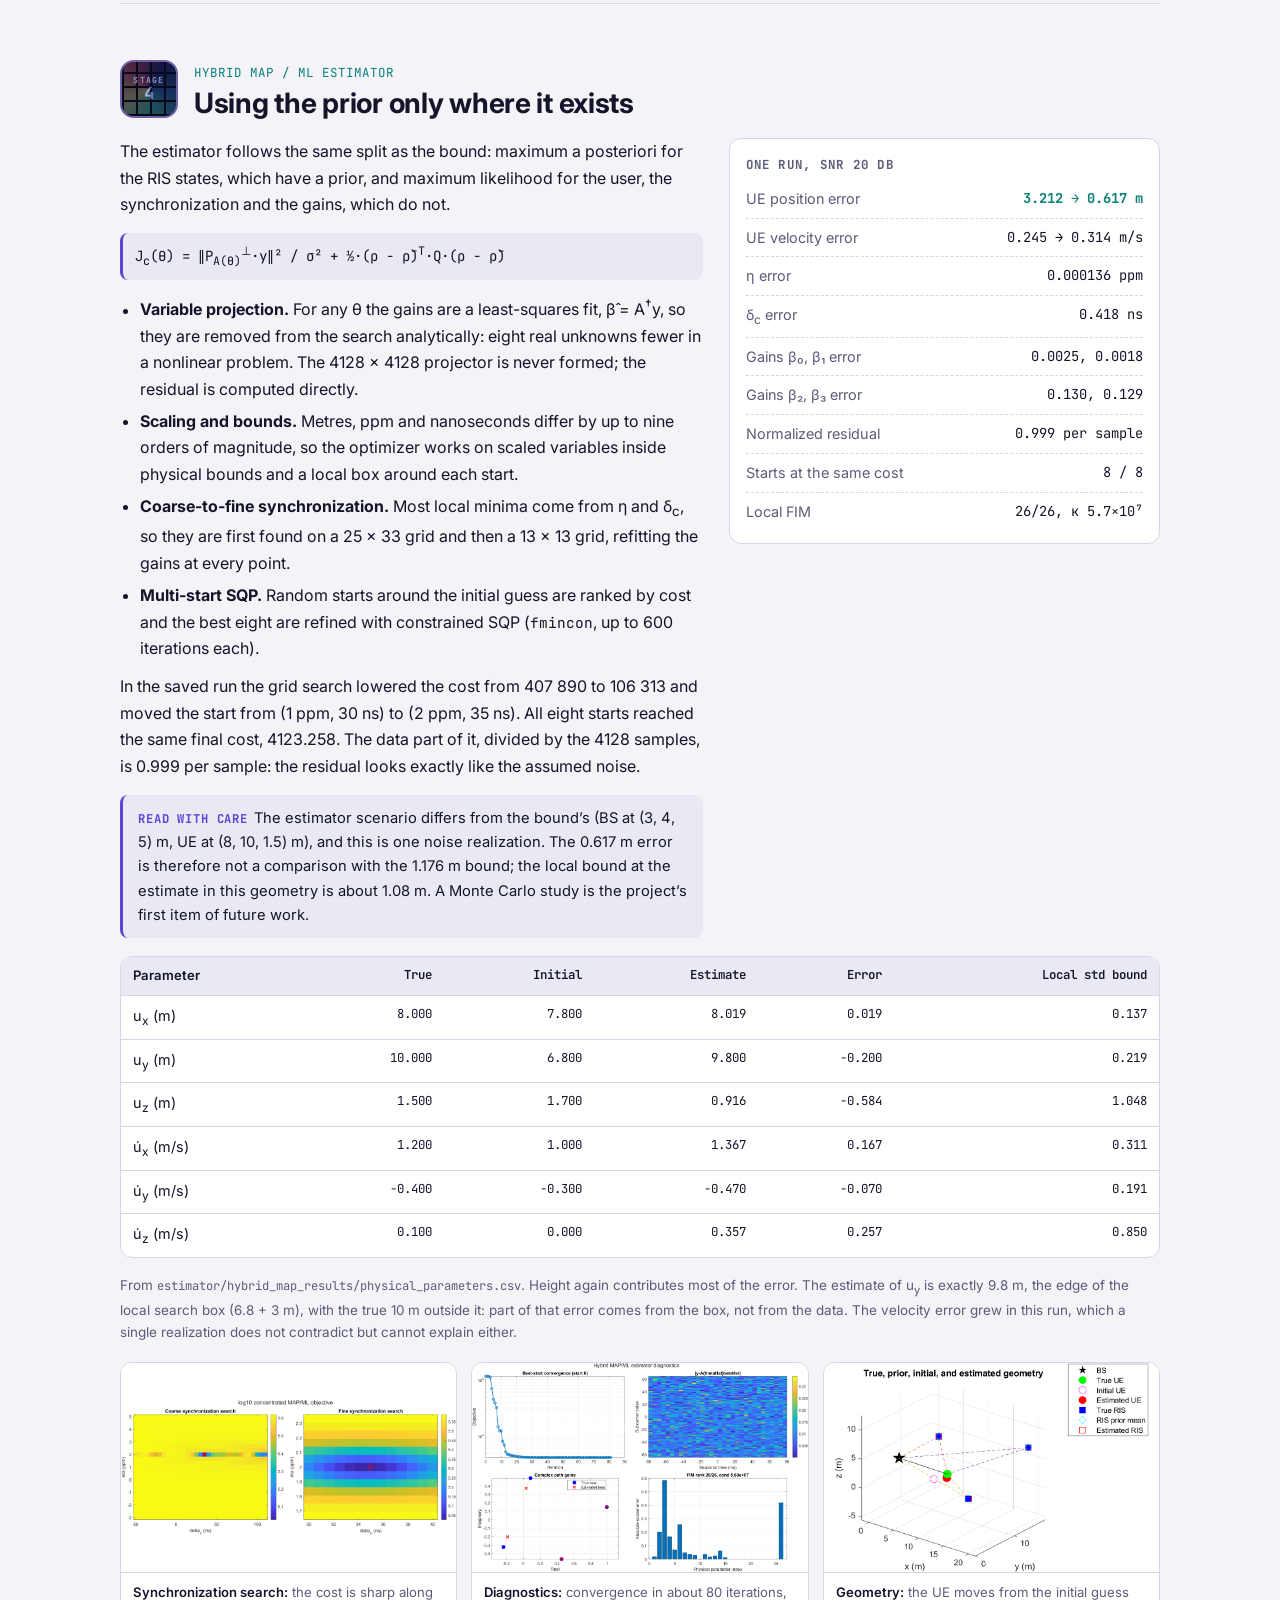
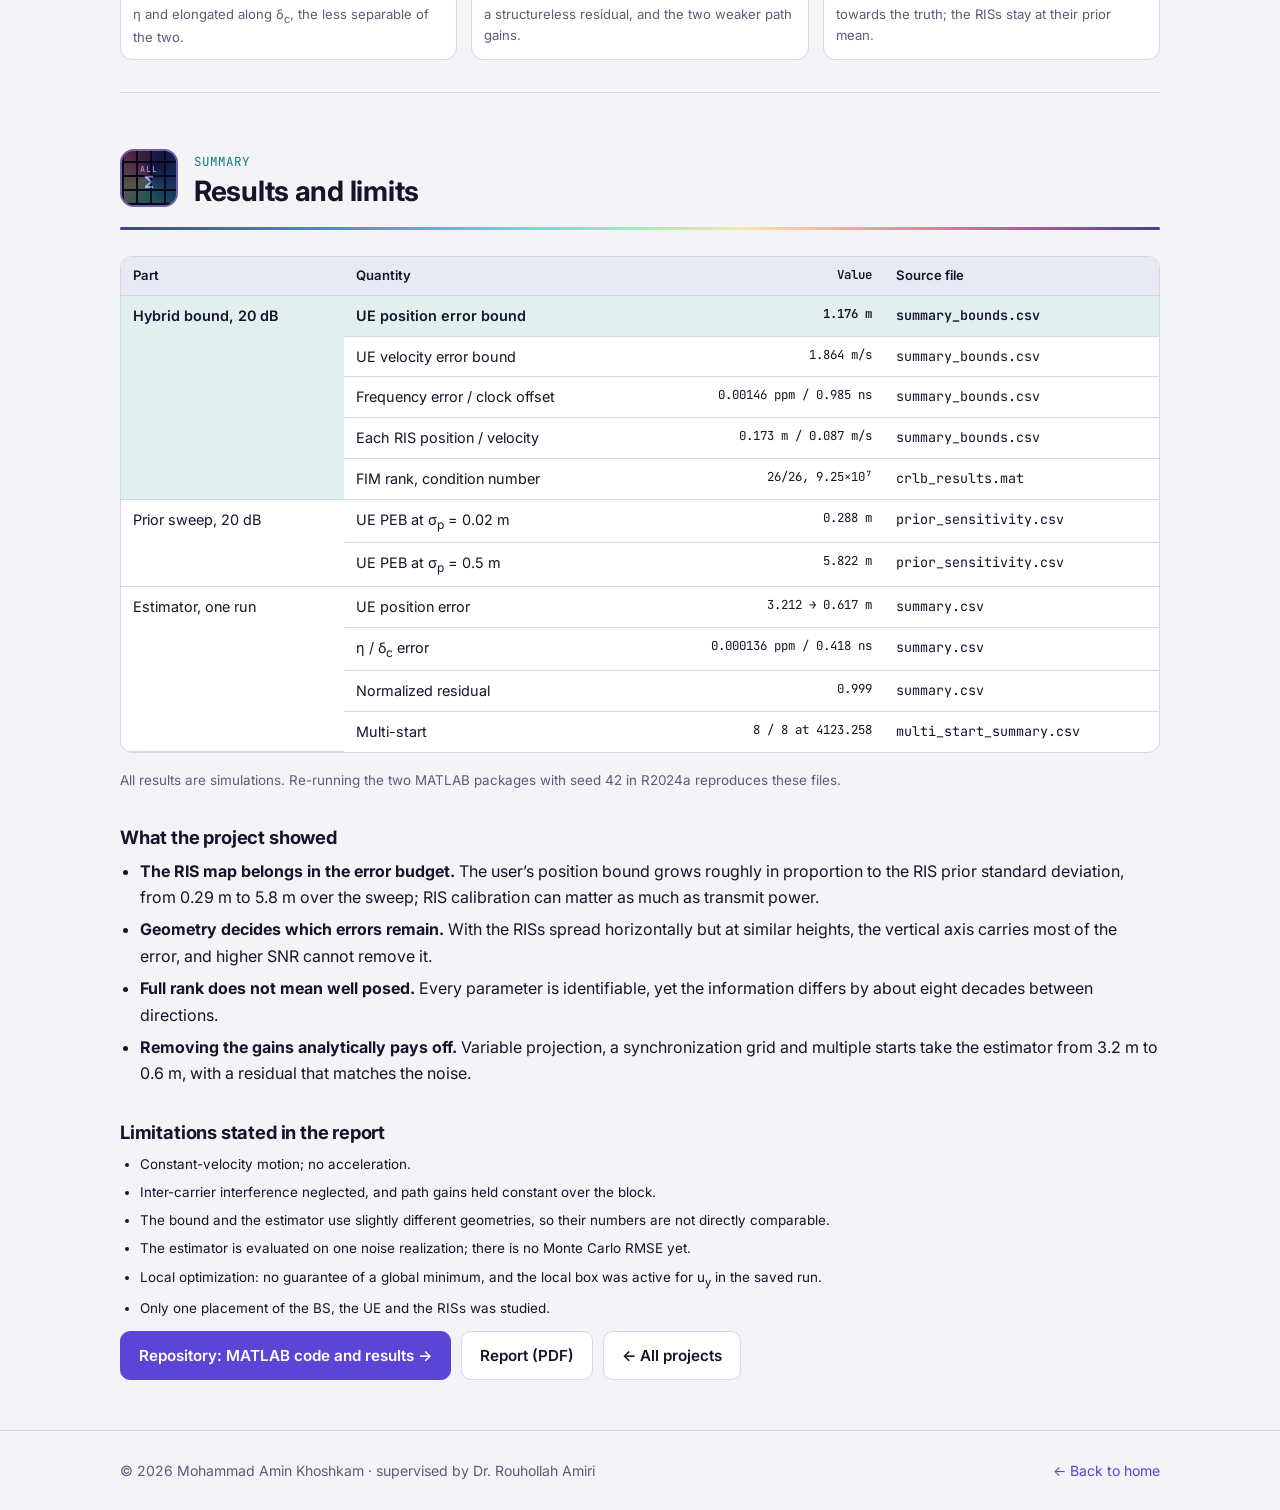
<file: projects/ris-localization/index.html>
<!doctype html>
<html lang="en">
<head>
  <meta charset="utf-8">
  <meta name="viewport" content="width=device-width, initial-scale=1">
  <title>RIS-Aided Localization &amp; Synchronization — M. A. Khoshkam</title>
  <meta name="description" content="B.Sc. project: joint localization and synchronization of a mobile user aided by reconfigurable intelligent surfaces whose positions are only known through a prior — hybrid Cramér–Rao bound and a hybrid MAP/ML estimator, in MATLAB.">
  <meta property="og:title" content="RIS-Aided Localization and Synchronization under Uncertain RIS Geometry">
  <meta property="og:image" content="https://mohammadaminkhoshkam.github.io/projects/ris-localization/img/bounds-vs-snr.png">
  <link rel="icon" href="data:image/svg+xml,%3Csvg xmlns='http://www.w3.org/2000/svg' viewBox='0 0 32 32'%3E%3Crect width='32' height='32' rx='8' fill='%23060a1c'/%3E%3Crect x='6' y='6' width='9' height='9' fill='%233d7bd9'/%3E%3Crect x='17' y='6' width='9' height='9' fill='%234fe3d0'/%3E%3Crect x='6' y='17' width='9' height='9' fill='%23e8608a'/%3E%3Crect x='17' y='17' width='9' height='9' fill='%23b49bff'/%3E%3C/svg%3E">
  <link rel="preconnect" href="https://fonts.googleapis.com">
  <link rel="preconnect" href="https://fonts.gstatic.com" crossorigin>
  <link href="https://fonts.googleapis.com/css2?family=Inter:wght@400;500;600;700;800&family=JetBrains+Mono:wght@400;600;700&display=swap" rel="stylesheet">
  <link rel="stylesheet" href="../../assets/css/style.css">
  <link rel="stylesheet" href="ris.css">
</head>
<body class="ppage">

<header class="nav">
  <div class="container">
    <a class="brand" href="../../"><span class="brand-mark">MK</span> M. A. Khoshkam</a>
    <button class="icon-btn menu-btn" id="menu-btn" aria-label="Open menu" aria-expanded="false">
      <svg viewBox="0 0 24 24" fill="none" stroke="currentColor" stroke-width="2" stroke-linecap="round"><path d="M4 7h16M4 12h16M4 17h16"/></svg>
    </button>
    <nav class="nav-links">
      <a href="../../">Home</a>
      <a href="../../#projects">Projects</a>
      <a href="#lab">Explorer</a>
      <a href="#results">Results</a>
      <a class="pill" href="https://github.com/mohammadaminkhoshkam/RIS-Localization-Synchronization" target="_blank" rel="noopener">GitHub</a>
      <button class="icon-btn" id="theme-toggle" aria-label="Toggle dark mode">
        <svg viewBox="0 0 24 24" fill="none" stroke="currentColor" stroke-width="2" stroke-linecap="round" stroke-linejoin="round"><path d="M21 12.8A9 9 0 1 1 11.2 3a7 7 0 0 0 9.8 9.8z"/></svg>
      </button>
    </nav>
  </div>
</header>

<main>
  <!-- ================================================================ hero -->
  <section class="pp-hero">
    <div class="container pp-hero-grid">
      <div>
        <a class="eyebrow" href="../../#projects">← Projects · B.Sc. project · Wireless</a>
        <h1>RIS-Aided <em>Localization &amp; Synchronization</em> under Uncertain RIS Geometry</h1>
        <p class="lead">Reconfigurable intelligent surfaces (RISs) can serve as extra anchors for locating a user, but only if we know where they are.
          This project builds the RIS position uncertainty <b>into the signal model, the Cramér–Rao bound and the estimator</b>, and estimates the user’s
          position, velocity, clock offset and frequency error together with the RIS states from OFDM pilots.</p>
        <div class="pp-meta">
          <span><b>Author:</b> Mohammad Amin Khoshkam</span>
          <span><b>Supervisor:</b> Dr. Rouhollah Amiri</span>
          <span><b>Where:</b> Sharif University of Technology, B.Sc. project, Winter 2026</span>
          <span><b>Type:</b> theory and MATLAB simulation</span>
        </div>
        <div class="cta">
          <a class="btn primary" href="#stages">Walk through the method</a>
          <a class="btn" href="https://github.com/mohammadaminkhoshkam/RIS-Localization-Synchronization" target="_blank" rel="noopener">Repository</a>
          <a class="btn" href="https://github.com/mohammadaminkhoshkam/RIS-Localization-Synchronization/blob/main/report/RIS_Localization_Report_EN.pdf" target="_blank" rel="noopener">Report (PDF)</a>
        </div>
      </div>
      <figure class="pp-sign">
        <canvas data-ris-hero aria-label="Top view of the base station, the user and the three RISs, with the user's position error bound"></canvas>
        <figcaption>bound scenario, top view · circle radius = UE position error bound at 20 dB · tile colours illustrate the focusing phase</figcaption>
      </figure>
    </div>
    <div class="pp-strip"></div>
  </section>

  <div class="container">

  <!-- ================================================================ overview -->
  <section class="pp-sec" id="overview" style="padding-top:26px">
    <div class="pp-kpi">
      <div class="k"><b>1.176<i>m</i></b><span>UE position error bound (PEB)</span></div>
      <div class="k"><b>1.864<i>m/s</i></b><span>UE velocity error bound (VEB)</span></div>
      <div class="k"><b>0.985<i>ns</i></b><span>clock-offset bound</span></div>
      <div class="k"><b>0.00146<i>ppm</i></b><span>frequency-error bound</span></div>
      <div class="k"><b>3.21 → 0.62<i>m</i></b><span>UE position error of the estimator, one run</span></div>
      <div class="k"><b>26 / 26</b><span>FIM rank, condition number 9.2×10⁷</span></div>
    </div>
    <p class="small dim" style="margin-top:6px">Bounds: three RISs, SNR = 20 dB, RIS prior σ<sub>p</sub> = 0.1 m. The estimator figure comes from a different geometry and a single noise realization, so it is not comparable with the bound.</p>

    <div class="pp-chain" style="--n:5" aria-label="Stages">
      <a href="#s1"><span class="node">1</span><b>Signal model</b><small>effective delay</small></a>
      <a href="#s2"><span class="node">2</span><b>Hybrid bound</b><small>data + RIS prior</small></a>
      <a href="#s3"><span class="node">3</span><b>What limits it</b><small>prior, geometry</small></a>
      <a href="#s4"><span class="node">4</span><b>Estimator</b><small>hybrid MAP/ML</small></a>
      <a href="#results"><span class="node">Σ</span><b>Results</b><small>and limits</small></a>
    </div>

    <div class="pp-cols" style="margin-top:28px">
      <div>
        <p>An RIS is a flat panel of many small elements whose reflection can be programmed. Placed around a room or a street, it adds controllable reflected paths between a
          base station (BS) and a user (UE), and every reflected path is a new geometric measurement for localization. The catch is that the RIS then acts as an anchor:
          an error in where it is assumed to be becomes an error in where the user is estimated to be. Surveying, installation, vibration and calibration all leave the
          real RIS position, and even its motion, a little different from the nominal value.</p>
        <p>Two easy shortcuts both fail. Assuming the RISs are perfectly known gives over-optimistic bounds and biased estimates; treating their positions as completely
          unknown adds so many unknowns that the problem can become unidentifiable. This project takes the middle ground: the RIS states have a Gaussian <b>prior</b>, and
          the UE, the synchronization errors and the path gains are ordinary unknowns. It answers two questions: what accuracy is achievable at best (a hybrid Cramér–Rao
          bound), and how to build an estimator that uses the RIS prior without inventing priors for anything else (a hybrid MAP/ML estimator).</p>
        <figure class="pp-plate" style="max-width:520px">
          <a href="img/bound-geometry.png"><img loading="lazy" src="img/bound-geometry.png" alt="3D geometry of the base station, the user and three RISs with the propagation paths"></a>
          <figcaption><b>Scenario of the bound:</b> BS at (0, 0, 5) m, UE at (8, 7, 1.5) m moving at (1.2, −0.4, 0.1) m/s, RISs at heights 3, 4 and 6 m.</figcaption>
        </figure>
      </div>
      <div class="pp-spec">
        <h4>Simulation settings</h4>
        <dl>
          <div><dt>RISs (reflected paths) K</dt><dd>3</dd></div>
          <div><dt>Subcarriers N</dt><dd>129 (−64 … 64)</dd></div>
          <div><dt>Subcarrier spacing Δf</dt><dd>480 kHz</dd></div>
          <div><dt>Occupied bandwidth</dt><dd>≈ 62 MHz</dd></div>
          <div><dt>Snapshots L, interval T<sub>s</sub></dt><dd>32, 5 ms</dd></div>
          <div><dt>Observation window</dt><dd>−77.5 … 77.5 ms</dd></div>
          <div><dt>Complex samples NL</dt><dd>4128</dd></div>
          <div><dt>SNR</dt><dd>20 dB (sweep −10 … 30)</dd></div>
          <div><dt>RIS prior σ<sub>p</sub>, σ<sub>v</sub></dt><dd>0.1 m, 0.05 m/s</dd></div>
          <div><dt>True η, δ<sub>c</sub></dt><dd>2 ppm, 40 ns</dd></div>
          <div><dt>Unknowns</dt><dd>26 physical + 8 gain</dd></div>
        </dl>
        <h4>Code</h4>
        <dl>
          <div><dt>Language</dt><dd>MATLAB R2024a</dd></div>
          <div><dt>Optimizer</dt><dd>fmincon (SQP)</dd></div>
          <div><dt>Random seed</dt><dd>42</dd></div>
        </dl>
      </div>
    </div>
  </section>

  <!-- ================================================================ explorer -->
  <section class="pp-sec" id="lab">
    <div class="pp-head">
      <div class="pp-badge"><small>TRY</small>σ</div>
      <div><span class="kicker">Error-budget explorer</span><h2>What sets the user’s position error</h2></div>
    </div>
    <p>The two sweeps of the bound package, on the scenario map. Raising the SNR shrinks the user’s error circle until it stops at about 1.16 m; loosening the RIS prior
      grows it almost in proportion. Both curves are the project’s computed bounds, not a model: the explorer only looks them up.</p>
    <div class="pp-lab" data-ris-lab>
      <div class="view">
        <canvas class="map" aria-label="Scenario map with the UE error circle and the RIS uncertainty circles"></canvas>
        <canvas class="chart" aria-label="UE position error bound against the swept quantity"></canvas>
      </div>
      <div class="ctl">
        <div>
          <label>Sweep</label>
          <div class="pp-seg">
            <button type="button" data-sweep="snr" aria-pressed="true">SNR</button>
            <button type="button" data-sweep="prior" aria-pressed="false">RIS prior</button>
          </div>
        </div>
        <label>Value <output id="ris-step-out">20 dB</output>
          <input type="range" id="ris-step" min="0" max="16" step="1" value="12">
        </label>
        <p class="hint" id="ris-hint">RIS prior fixed: σp = 0.1 m, σv = 0.05 m/s per axis.</p>
        <div class="pp-reads">
          <div><small>UE position bound</small><b class="v" id="ris-peb">—</b></div>
          <div><small>UE velocity bound</small><b id="ris-veb">—</b></div>
          <div><small>Frequency error <i>η</i></small><b id="ris-eta">—</b></div>
          <div><small>Clock offset <i>δc</i></small><b id="ris-dc">—</b></div>
          <div><small>Each RIS position bound</small><b id="ris-rpeb">—</b></div>
          <div><small>FIM condition number</small><b id="ris-cond">—</b></div>
        </div>
        <p class="hint">Violet circle: radius equal to the UE PEB, drawn to the map’s scale. Dashed teal circles: radius equal to each RIS’s position bound. The PEB is one
          number (the root of the summed variances); most of it is vertical, which a top view cannot show.</p>
      </div>
    </div>
  </section>

  <div id="stages"></div>

  <!-- ================================================================ stage 1 -->
  <section class="pp-sec" id="s1">
    <div class="pp-head">
      <div class="pp-badge"><small>STAGE</small>1</div>
      <div><span class="kicker">OFDM signal model</span><h2>One effective delay per path and snapshot</h2></div>
    </div>
    <div class="pp-cols">
      <div>
        <p>The BS sends known OFDM pilots on N subcarriers in L snapshots. Path 0 is the direct BS–UE path; path k goes from the BS to RIS k and on to the UE. Each RIS creates
          one effective reflected path whose internal array response and phase profile are absorbed into its complex gain β<sub>k</sub>, so the model concentrates on
          position, motion and synchronization. The UE and the RISs move at constant velocity, and the snapshot times are centred around zero, which reduces the
          numerical coupling between initial position and velocity.</p>
        <p>Propagation delay, the change of the path length over time, the frequency error η of the UE oscillator and the clock offset δ<sub>c</sub> all act on the same
          phase. They are gathered into one effective delay:</p>
        <div class="pp-eqn">a<sub>l,k</sub> = τ<sub>l,k</sub> − (ν<sub>l,k</sub> − η)·T<sub>l</sub> − δ<sub>c</sub></div>
        <p>The estimator never sees these effects separately, only through a<sub>l,k</sub>. Many subcarriers resolve delay; many snapshots reveal the rate terms, which is the
          only way to tell the clock offset (a constant shift) from motion and frequency error (shifts that grow with time). Stacking all 4128 samples gives</p>
        <div class="pp-eqn">y = A(θ)·β + z,   [A]<sub>(n,l),k</sub> = √(ε/N)·x<sub>n,l</sub>·exp(−j2π·n·Δf·a<sub>l,k</sub>(θ))</div>
        <p>This relation carries the whole project. A depends nonlinearly on geometry and synchronization, but the model is <b>linear in the path gains</b>, so for a fixed θ the
          best β has a closed form. The bound and the estimator both exploit that.</p>
      </div>
      <div class="pp-spec">
        <h4>Unknowns for K = 3</h4>
        <dl>
          <div><dt>UE position, velocity</dt><dd>3 + 3</dd></div>
          <div><dt>Frequency error, clock offset</dt><dd>1 + 1</dd></div>
          <div><dt>RIS positions, velocities</dt><dd>9 + 9</dd></div>
          <div><dt>Physical parameters θ</dt><dd>26</dd></div>
          <div><dt>Path gains β (real + imag.)</dt><dd>8</dd></div>
          <div><dt>Total</dt><dd>34</dd></div>
        </dl>
      </div>
    </div>
    <div class="theta" aria-label="Parameter vector">
      <span class="ue"><b>u₀</b> ×3</span><span class="ue"><b>u̇</b> ×3</span>
      <span class="ris"><b>p₁,₀ p₂,₀ p₃,₀</b> ×9</span><span class="ris"><b>ṗ₁ ṗ₂ ṗ₃</b> ×9</span>
      <span class="sync"><b>η</b></span><span class="sync"><b>δc</b></span>
      <span class="gain"><b>Re β, Im β</b> ×8</span>
      <span style="border:0;background:none;padding-left:2px"><small>violet: user, no prior · teal: RIS, Gaussian prior · amber: synchronization, no prior · dashed: nuisance</small></span>
    </div>
  </section>

  <!-- ================================================================ stage 2 -->
  <section class="pp-sec" id="s2">
    <div class="pp-head">
      <div class="pp-badge"><small>STAGE</small>2</div>
      <div><span class="kicker">Hybrid Fisher information</span><h2>A bound that keeps the RIS uncertainty</h2></div>
    </div>
    <div class="pp-cols">
      <div>
        <p>The Fisher information matrix (FIM) measures how much the data say about each parameter; its inverse is the Cramér–Rao bound, the smallest covariance any
          locally unbiased estimator can reach. Because part of the parameter vector is random (the RISs, with a prior) and part deterministic, the framework is
          <b>hybrid</b>: the data information is computed for all parameters, and the prior adds information only to the RIS blocks.</p>
        <div class="pp-eqn">J<sub>γ</sub> = J<sub>data</sub> + J<sub>prior</sub>,   J<sub>prior</sub> = E<sub>ρ</sub><sup>T</sup>·blkdiag(I/σ<sub>p</sub>², I/σ<sub>v</sub>²)·E<sub>ρ</sub></div>
        <p>The report insists on treating three kinds of parameter differently, and getting this right is what makes the bound honest:</p>
        <div class="kinds">
          <div><span class="tag2">exactly known</span><b>BS position</b><p>Not in the unknown vector at all.</p></div>
          <div><span class="tag2">uncertain, with prior</span><b>RIS positions and velocities</b><p>Kept in the vector with the prior added. Dropping them would hide their effect on the UE and give a bound that is too optimistic.</p></div>
          <div><span class="tag2">nuisance</span><b>Path gains β</b><p>Removed with a Schur complement, not by deleting rows and columns, which would amount to assuming the gains are known.</p></div>
        </div>
        <div class="pp-eqn">J<sub>e</sub> = J<sub>θθ</sub> − J<sub>θb</sub>·J<sub>bb</sub><sup>†</sup>·J<sub>bθ</sub>,   PEB = √tr([J<sub>e</sub><sup>−1</sup>]<sub>u₀u₀</sub>)</div>
        <p>At 20 dB the user’s position bound is 1.176 m and its velocity bound 1.864 m/s. Every RIS bound equals √3·σ exactly: 0.173 m and 0.087 m/s. The observations
          do not noticeably reduce the RIS uncertainty in this configuration; the prior dominates those blocks, and the data are used to locate the user.</p>
      </div>
      <div class="pp-spec">
        <h4>Bounds at 20 dB</h4>
        <dl>
          <div><dt>UE position (PEB)</dt><dd class="ok">1.176 m</dd></div>
          <div><dt>UE velocity (VEB)</dt><dd class="ok">1.864 m/s</dd></div>
          <div><dt>Frequency error η</dt><dd>0.00146 ppm</dd></div>
          <div><dt>Clock offset δ<sub>c</sub></dt><dd>0.985 ns</dd></div>
          <div><dt>Each RIS position</dt><dd>0.173 m = √3·σ<sub>p</sub></dd></div>
          <div><dt>Each RIS velocity</dt><dd>0.087 m/s = √3·σ<sub>v</sub></dd></div>
        </dl>
        <h4>Over the sweep −10 → 30 dB</h4>
        <dl>
          <div><dt>UE PEB</dt><dd>5.506 → 1.165 m</dd></div>
          <div><dt>UE VEB</dt><dd>55.94 → 0.811 m/s</dd></div>
          <div><dt>η bound</dt><dd>0.0433 → 0.000655 ppm</dd></div>
          <div><dt>δ<sub>c</sub> bound</dt><dd>4.586 → 0.976 ns</dd></div>
        </dl>
      </div>
    </div>
    <div class="pp-plates">
      <figure class="pp-plate"><a href="img/bounds-vs-snr.png"><img loading="lazy" src="img/bounds-vs-snr.png" alt="Aggregate bounds versus SNR"></a><figcaption><b>Bounds vs SNR:</b> the UE PEB and the clock-offset bound level off, the VEB and the η bound keep falling. The RIS curves wiggle by about 10⁻¹⁰, which is numerical noise.</figcaption></figure>
      <figure class="pp-plate"><a href="img/bounds-at-20db.png"><img loading="lazy" src="img/bounds-at-20db.png" alt="Bars of all bounds at 20 dB"></a><figcaption><b>At 20 dB:</b> the vertical components dominate the UE bounds; the RIS bounds sit at the prior.</figcaption></figure>
      <figure class="pp-plate"><a href="img/sync-and-gains.png"><img loading="lazy" src="img/sync-and-gains.png" alt="Synchronization and channel-gain bounds versus SNR"></a><figcaption><b>Synchronization and gains:</b> the imaginary parts of β₁ and β₂ carry the least information (bounds ≈ 0.012 and 0.010 at 20 dB).</figcaption></figure>
    </div>
  </section>

  <!-- ================================================================ stage 3 -->
  <section class="pp-sec" id="s3">
    <div class="pp-head">
      <div class="pp-badge"><small>STAGE</small>3</div>
      <div><span class="kicker">Reading the bound</span><h2>What limits the accuracy</h2></div>
    </div>
    <div class="pp-cols">
      <div>
        <p><b>The RIS prior is part of the error budget.</b> Sweeping the RIS position prior from 0.02 m to 0.5 m (velocity prior scaled with it) raises the user’s position
          bound from 0.288 m to 5.822 m, roughly in proportion (11.6 to 14.4 times σ<sub>p</sub>). Calibrating the RISs better can matter as much as adding power: the prior is not a
          regularization detail, it decides the result.</p>
        <p><b>Height is the weak direction.</b> Per axis, the 20 dB position bounds are 0.116, 0.150 and 1.161 m, and the velocity bounds 0.105, 0.225 and 1.847 m/s. The
          three RISs surround the user horizontally but sit only 3–6 m high, with the BS at 5 m and the user at 1.5 m, so there is little geometric diversity in z.
          No amount of SNR fixes this.</p>
        <p><b>An error floor.</b> Position-type bounds stop improving at high SNR: the PEB levels off near 1.16 m and the clock-offset bound near 0.98 ns, held up by the RIS
          uncertainty and by the coupling between delays. Rate-type bounds keep improving thanks to time diversity across the 32 snapshots.</p>
        <p><b>Full rank is not enough.</b> The equivalent FIM has rank 26/26 and the full FIM 34/34, so every parameter is locally identifiable. Its condition number is
          9.25×10⁷ at 20 dB, rising to 6.1×10⁸ at 30 dB: some directions carry far less information than others, which makes the problem sensitive to noise, scaling and the
          starting point.</p>
      </div>
      <div>
        <div class="tbl-wrap"><table class="tbl"><thead><tr><th class="num">σ<sub>p</sub> (m)</th><th class="num">σ<sub>v</sub> (m/s)</th><th class="num">UE PEB (m)</th><th class="num">UE VEB (m/s)</th></tr></thead><tbody>
          <tr><td class="num">0.02</td><td class="num">0.010</td><td class="num">0.288</td><td class="num">1.773</td></tr>
          <tr><td class="num">0.05</td><td class="num">0.025</td><td class="num">0.606</td><td class="num">1.793</td></tr>
          <tr class="hl"><td class="num">0.10</td><td class="num">0.050</td><td class="num">1.176</td><td class="num">1.864</td></tr>
          <tr><td class="num">0.20</td><td class="num">0.100</td><td class="num">2.334</td><td class="num">2.124</td></tr>
          <tr><td class="num">0.50</td><td class="num">0.250</td><td class="num">5.822</td><td class="num">3.431</td></tr>
        </tbody></table></div>
        <div class="pp-spec">
          <h4>Per-axis UE bounds at 20 dB</h4>
          <dl>
            <div><dt>Position x / y / z</dt><dd>0.116 / 0.150 / 1.161 m</dd></div>
            <div><dt>Velocity x / y / z</dt><dd>0.105 / 0.225 / 1.847 m/s</dd></div>
          </dl>
          <h4>Conditioning</h4>
          <dl>
            <div><dt>Rank, equivalent / full FIM</dt><dd>26/26, 34/34</dd></div>
            <div><dt>Condition number, 20 dB</dt><dd>9.25×10⁷</dd></div>
            <div><dt>Condition number, 30 dB</dt><dd>6.1×10⁸</dd></div>
          </dl>
        </div>
      </div>
    </div>
    <div class="pp-plates">
      <figure class="pp-plate"><a href="img/prior-sensitivity.png"><img loading="lazy" src="img/prior-sensitivity.png" alt="UE bounds versus the RIS prior standard deviation"></a><figcaption><b>Prior sensitivity:</b> the UE position bound tracks the RIS prior on log–log axes.</figcaption></figure>
      <figure class="pp-plate"><a href="img/ue-per-axis.png"><img loading="lazy" src="img/ue-per-axis.png" alt="Per-axis UE position and velocity bounds versus SNR"></a><figcaption><b>Per axis:</b> the z components lie an order of magnitude above x and y.</figcaption></figure>
      <figure class="pp-plate"><a href="img/fim-diagnostics.png"><img loading="lazy" src="img/fim-diagnostics.png" alt="Correlation matrix, eigenvalue spectrum and condition number of the FIM"></a><figcaption><b>FIM diagnostics:</b> correlations, an eigenvalue spread of about eight decades, and the condition number (×10⁸) against SNR.</figcaption></figure>
    </div>
  </section>

  <!-- ================================================================ stage 4 -->
  <section class="pp-sec" id="s4">
    <div class="pp-head">
      <div class="pp-badge"><small>STAGE</small>4</div>
      <div><span class="kicker">Hybrid MAP / ML estimator</span><h2>Using the prior only where it exists</h2></div>
    </div>
    <div class="pp-cols">
      <div>
        <p>The estimator follows the same split as the bound: maximum a posteriori for the RIS states, which have a prior, and maximum likelihood for the user, the
          synchronization and the gains, which do not.</p>
        <div class="pp-eqn">J<sub>c</sub>(θ) = ‖P<sub>A(θ)</sub><sup>⊥</sup>·y‖² / σ² + ½·(ρ − ρ̄)<sup>T</sup>·Q·(ρ − ρ̄)</div>
        <ul class="bul">
          <li><b>Variable projection.</b> For any θ the gains are a least-squares fit, β̂ = A<sup>†</sup>y, so they are removed from the search analytically: eight real unknowns
            fewer in a nonlinear problem. The 4128 × 4128 projector is never formed; the residual is computed directly.</li>
          <li><b>Scaling and bounds.</b> Metres, ppm and nanoseconds differ by up to nine orders of magnitude, so the optimizer works on scaled variables inside physical bounds
            and a local box around each start.</li>
          <li><b>Coarse-to-fine synchronization.</b> Most local minima come from η and δ<sub>c</sub>, so they are first found on a 25 × 33 grid and then a 13 × 13 grid, refitting
            the gains at every point.</li>
          <li><b>Multi-start SQP.</b> Random starts around the initial guess are ranked by cost and the best eight are refined with constrained SQP (<span class="mono">fmincon</span>,
            up to 600 iterations each).</li>
        </ul>
        <p>In the saved run the grid search lowered the cost from 407 890 to 106 313 and moved the start from (1 ppm, 30 ns) to (2 ppm, 35 ns). All eight starts reached the same
          final cost, 4123.258. The data part of it, divided by the 4128 samples, is 0.999 per sample: the residual looks exactly like the assumed noise.</p>
        <div class="pp-note alt"><b>Read with care</b>The estimator scenario differs from the bound’s (BS at (3, 4, 5) m, UE at (8, 10, 1.5) m), and this is one noise realization.
          The 0.617 m error is therefore not a comparison with the 1.176 m bound; the local bound at the estimate in this geometry is about 1.08 m. A Monte Carlo study is the
          project’s first item of future work.</div>
      </div>
      <div class="pp-spec">
        <h4>One run, SNR 20 dB</h4>
        <dl>
          <div><dt>UE position error</dt><dd class="ok">3.212 → 0.617 m</dd></div>
          <div><dt>UE velocity error</dt><dd>0.245 → 0.314 m/s</dd></div>
          <div><dt>η error</dt><dd>0.000136 ppm</dd></div>
          <div><dt>δ<sub>c</sub> error</dt><dd>0.418 ns</dd></div>
          <div><dt>Gains β₀, β₁ error</dt><dd>0.0025, 0.0018</dd></div>
          <div><dt>Gains β₂, β₃ error</dt><dd>0.130, 0.129</dd></div>
          <div><dt>Normalized residual</dt><dd>0.999 per sample</dd></div>
          <div><dt>Starts at the same cost</dt><dd>8 / 8</dd></div>
          <div><dt>Local FIM</dt><dd>26/26, κ 5.7×10⁷</dd></div>
        </dl>
      </div>
    </div>
    <div class="tbl-wrap"><table class="tbl"><thead><tr><th>Parameter</th><th class="num">True</th><th class="num">Initial</th><th class="num">Estimate</th><th class="num">Error</th><th class="num">Local std bound</th></tr></thead><tbody>
      <tr><td>u<sub>x</sub> (m)</td><td class="num">8.000</td><td class="num">7.800</td><td class="num">8.019</td><td class="num">0.019</td><td class="num">0.137</td></tr>
      <tr><td>u<sub>y</sub> (m)</td><td class="num">10.000</td><td class="num">6.800</td><td class="num">9.800</td><td class="num">−0.200</td><td class="num">0.219</td></tr>
      <tr><td>u<sub>z</sub> (m)</td><td class="num">1.500</td><td class="num">1.700</td><td class="num">0.916</td><td class="num">−0.584</td><td class="num">1.048</td></tr>
      <tr><td>u̇<sub>x</sub> (m/s)</td><td class="num">1.200</td><td class="num">1.000</td><td class="num">1.367</td><td class="num">0.167</td><td class="num">0.311</td></tr>
      <tr><td>u̇<sub>y</sub> (m/s)</td><td class="num">−0.400</td><td class="num">−0.300</td><td class="num">−0.470</td><td class="num">−0.070</td><td class="num">0.191</td></tr>
      <tr><td>u̇<sub>z</sub> (m/s)</td><td class="num">0.100</td><td class="num">0.000</td><td class="num">0.357</td><td class="num">0.257</td><td class="num">0.850</td></tr>
    </tbody></table></div>
    <p class="small dim">From <span class="mono">estimator/hybrid_map_results/physical_parameters.csv</span>. Height again contributes most of the error. The estimate of u<sub>y</sub> is exactly 9.8 m,
      the edge of the local search box (6.8 + 3 m), with the true 10 m outside it: part of that error comes from the box, not from the data. The velocity error grew in
      this run, which a single realization does not contradict but cannot explain either.</p>
    <div class="pp-plates">
      <figure class="pp-plate"><a href="img/sync-search.png"><img loading="lazy" src="img/sync-search.png" alt="Coarse and fine synchronization search cost surfaces"></a><figcaption><b>Synchronization search:</b> the cost is sharp along η and elongated along δ<sub>c</sub>, the less separable of the two.</figcaption></figure>
      <figure class="pp-plate"><a href="img/estimator-diagnostics.png"><img loading="lazy" src="img/estimator-diagnostics.png" alt="Convergence, residual map, path gains and parameter errors"></a><figcaption><b>Diagnostics:</b> convergence in about 80 iterations, a structureless residual, and the two weaker path gains.</figcaption></figure>
      <figure class="pp-plate"><a href="img/estimator-geometry.png"><img loading="lazy" src="img/estimator-geometry.png" alt="True, prior, initial and estimated geometry"></a><figcaption><b>Geometry:</b> the UE moves from the initial guess towards the truth; the RISs stay at their prior mean.</figcaption></figure>
    </div>
  </section>

  <!-- ================================================================ results -->
  <section class="pp-sec" id="results">
    <div class="pp-head">
      <div class="pp-badge"><small>ALL</small>Σ</div>
      <div><span class="kicker">Summary</span><h2>Results and limits</h2></div>
    </div>
    <div class="pp-strip thin"></div>
    <div class="tbl-wrap"><table class="tbl"><thead><tr><th>Part</th><th>Quantity</th><th class="num">Value</th><th>Source file</th></tr></thead><tbody>
      <tr class="hl"><td rowspan="5">Hybrid bound, 20 dB</td><td>UE position error bound</td><td class="num">1.176 m</td><td class="mono small">summary_bounds.csv</td></tr>
      <tr><td>UE velocity error bound</td><td class="num">1.864 m/s</td><td class="mono small">summary_bounds.csv</td></tr>
      <tr><td>Frequency error / clock offset</td><td class="num">0.00146 ppm / 0.985 ns</td><td class="mono small">summary_bounds.csv</td></tr>
      <tr><td>Each RIS position / velocity</td><td class="num">0.173 m / 0.087 m/s</td><td class="mono small">summary_bounds.csv</td></tr>
      <tr><td>FIM rank, condition number</td><td class="num">26/26, 9.25×10⁷</td><td class="mono small">crlb_results.mat</td></tr>
      <tr><td rowspan="2">Prior sweep, 20 dB</td><td>UE PEB at σ<sub>p</sub> = 0.02 m</td><td class="num">0.288 m</td><td class="mono small">prior_sensitivity.csv</td></tr>
      <tr><td>UE PEB at σ<sub>p</sub> = 0.5 m</td><td class="num">5.822 m</td><td class="mono small">prior_sensitivity.csv</td></tr>
      <tr><td rowspan="4">Estimator, one run</td><td>UE position error</td><td class="num">3.212 → 0.617 m</td><td class="mono small">summary.csv</td></tr>
      <tr><td>η / δ<sub>c</sub> error</td><td class="num">0.000136 ppm / 0.418 ns</td><td class="mono small">summary.csv</td></tr>
      <tr><td>Normalized residual</td><td class="num">0.999</td><td class="mono small">summary.csv</td></tr>
      <tr><td>Multi-start</td><td class="num">8 / 8 at 4123.258</td><td class="mono small">multi_start_summary.csv</td></tr>
    </tbody></table></div>
    <p class="small dim">All results are simulations. Re-running the two MATLAB packages with seed 42 in R2024a reproduces these files.</p>

    <h3 class="sub-h">What the project showed</h3>
    <ul class="bul">
      <li><b>The RIS map belongs in the error budget.</b> The user’s position bound grows roughly in proportion to the RIS prior standard deviation, from 0.29 m to 5.8 m over the
        sweep; RIS calibration can matter as much as transmit power.</li>
      <li><b>Geometry decides which errors remain.</b> With the RISs spread horizontally but at similar heights, the vertical axis carries most of the error, and higher SNR cannot remove it.</li>
      <li><b>Full rank does not mean well posed.</b> Every parameter is identifiable, yet the information differs by about eight decades between directions.</li>
      <li><b>Removing the gains analytically pays off.</b> Variable projection, a synchronization grid and multiple starts take the estimator from 3.2 m to 0.6 m, with a residual that matches the noise.</li>
    </ul>

    <h3 class="sub-h">Limitations stated in the report</h3>
    <ul class="bul small">
      <li>Constant-velocity motion; no acceleration.</li>
      <li>Inter-carrier interference neglected, and path gains held constant over the block.</li>
      <li>The bound and the estimator use slightly different geometries, so their numbers are not directly comparable.</li>
      <li>The estimator is evaluated on one noise realization; there is no Monte Carlo RMSE yet.</li>
      <li>Local optimization: no guarantee of a global minimum, and the local box was active for u<sub>y</sub> in the saved run.</li>
      <li>Only one placement of the BS, the UE and the RISs was studied.</li>
    </ul>

    <div class="pp-links">
      <a class="btn primary" href="https://github.com/mohammadaminkhoshkam/RIS-Localization-Synchronization" target="_blank" rel="noopener">Repository: MATLAB code and results →</a>
      <a class="btn" href="https://github.com/mohammadaminkhoshkam/RIS-Localization-Synchronization/blob/main/report/RIS_Localization_Report_EN.pdf" target="_blank" rel="noopener">Report (PDF)</a>
      <a class="btn" href="../../#projects">← All projects</a>
    </div>
  </section>
  </div>
</main>

<footer>
  <div class="container">
    <span>© <span data-year></span> Mohammad Amin Khoshkam · supervised by Dr. Rouhollah Amiri</span>
    <a href="../../">← Back to home</a>
  </div>
</footer>

<script src="../../assets/js/main.js"></script>
<script src="ris.js"></script>
</body>
</html>
</file>
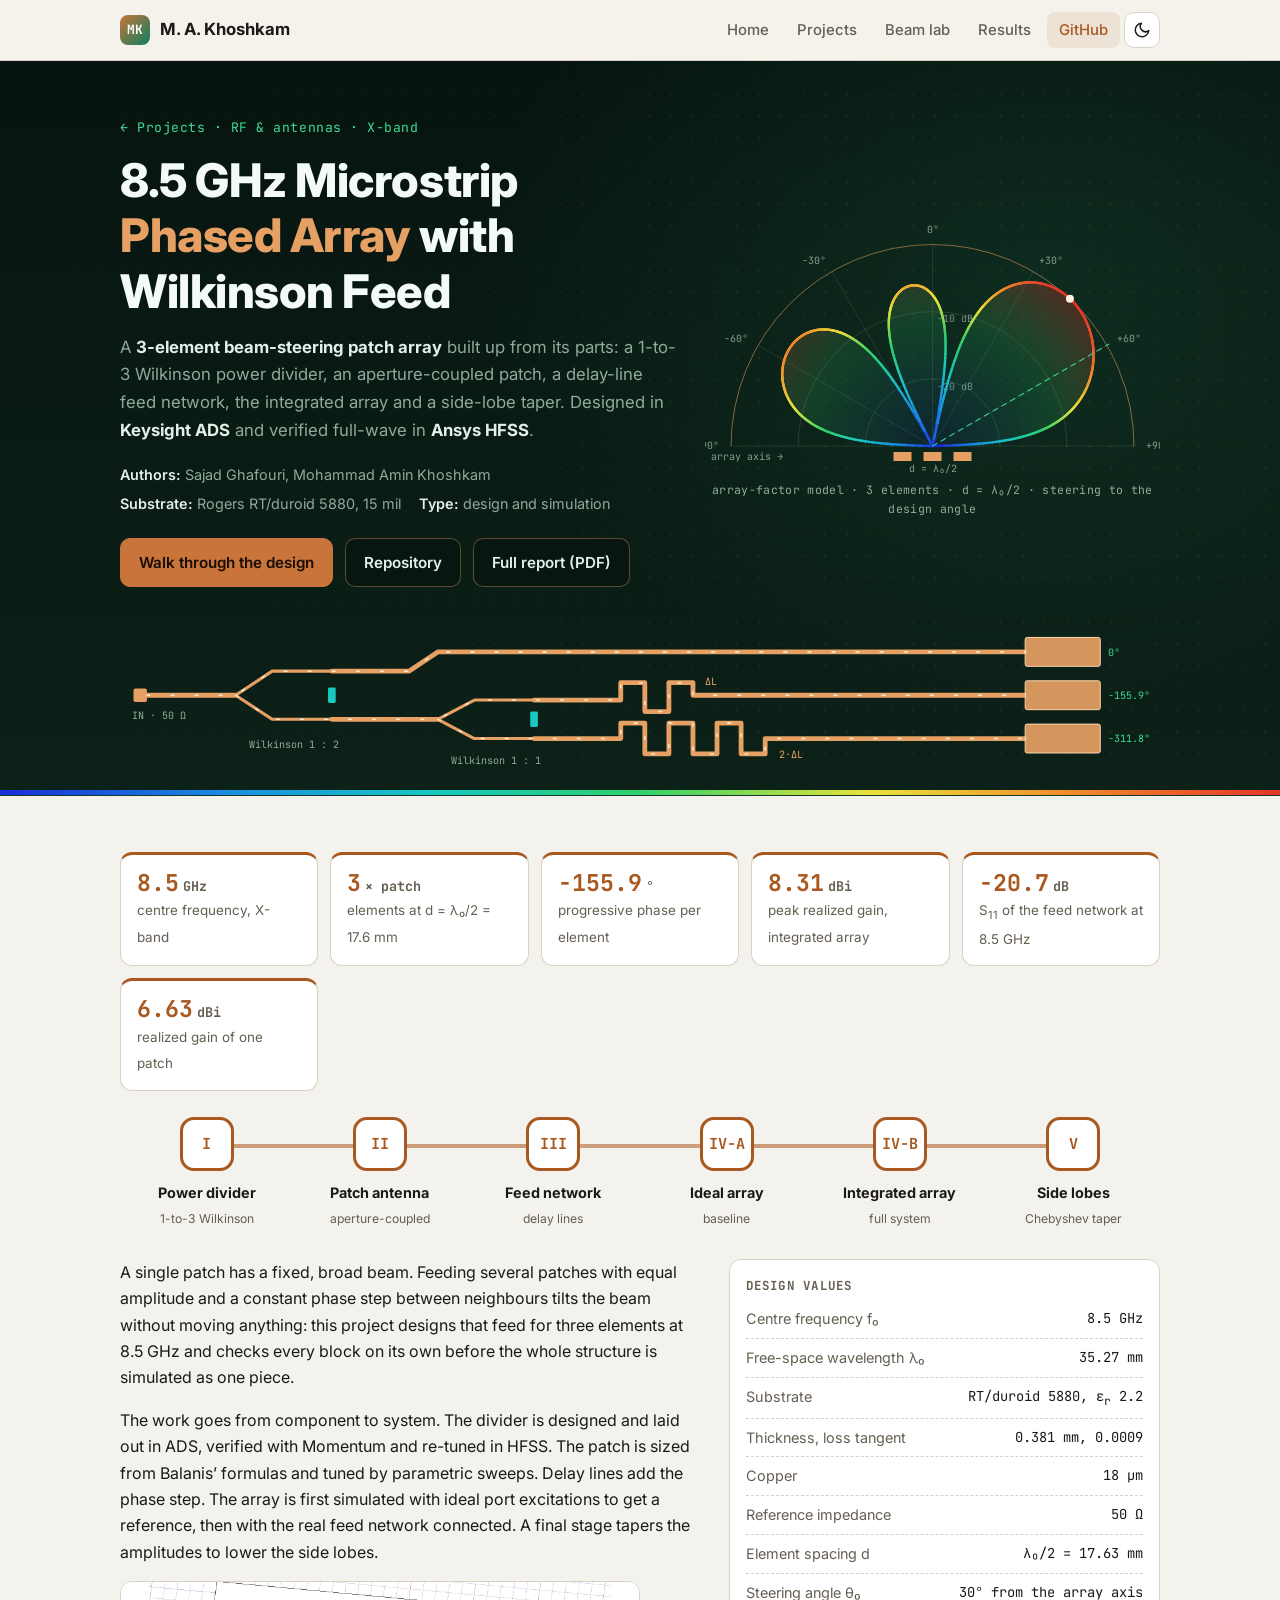
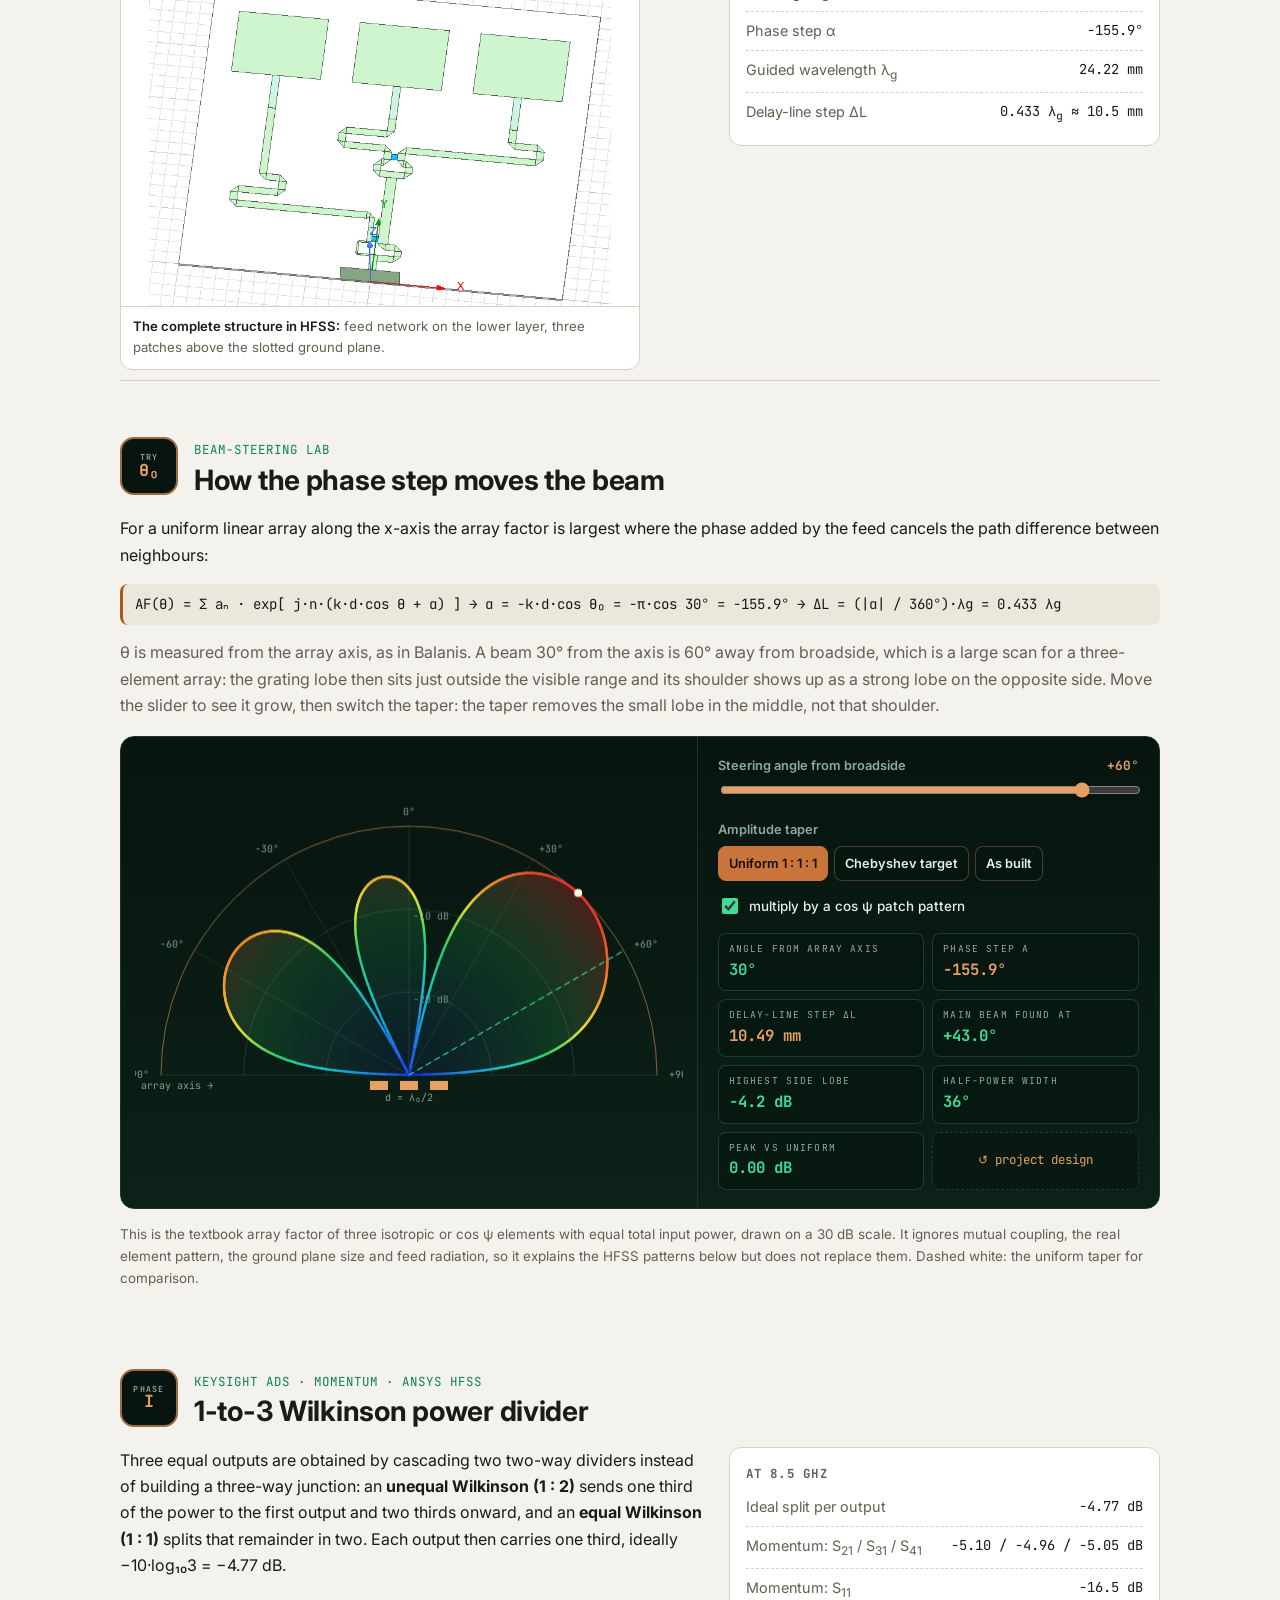
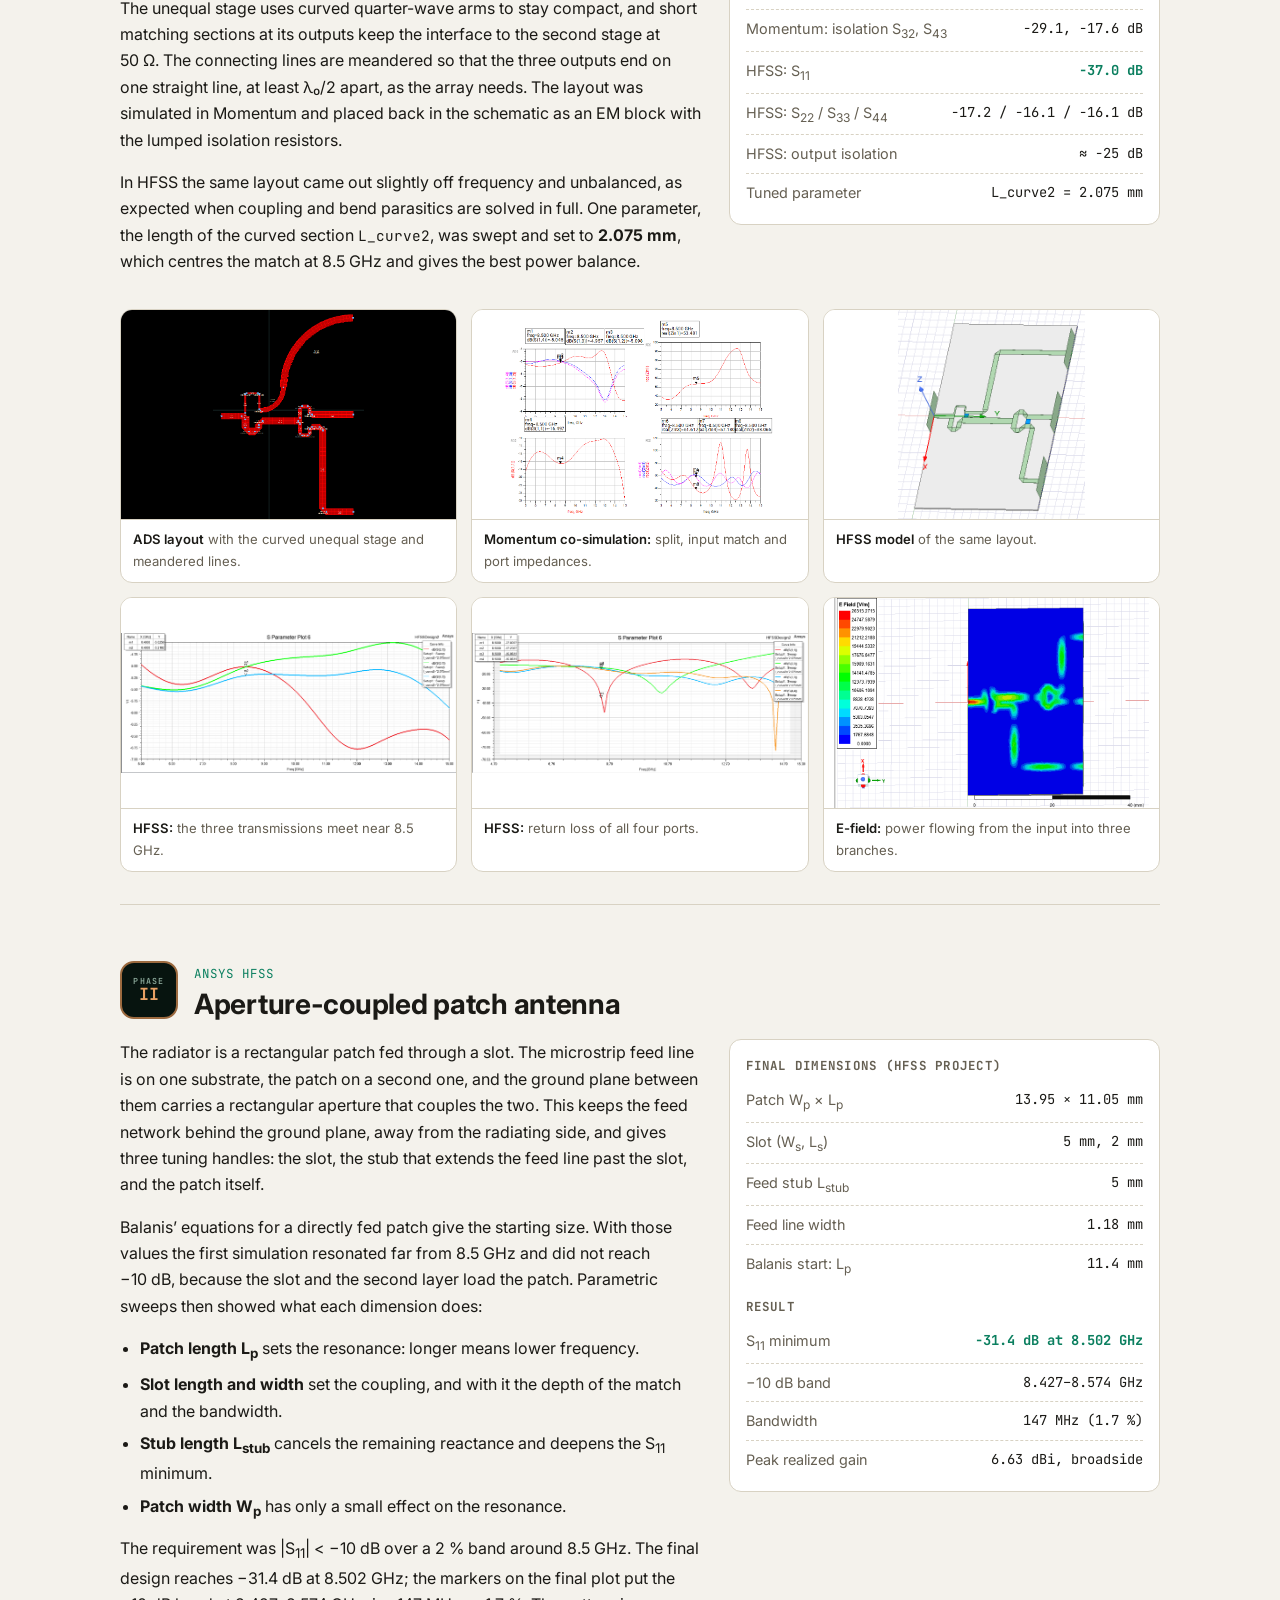
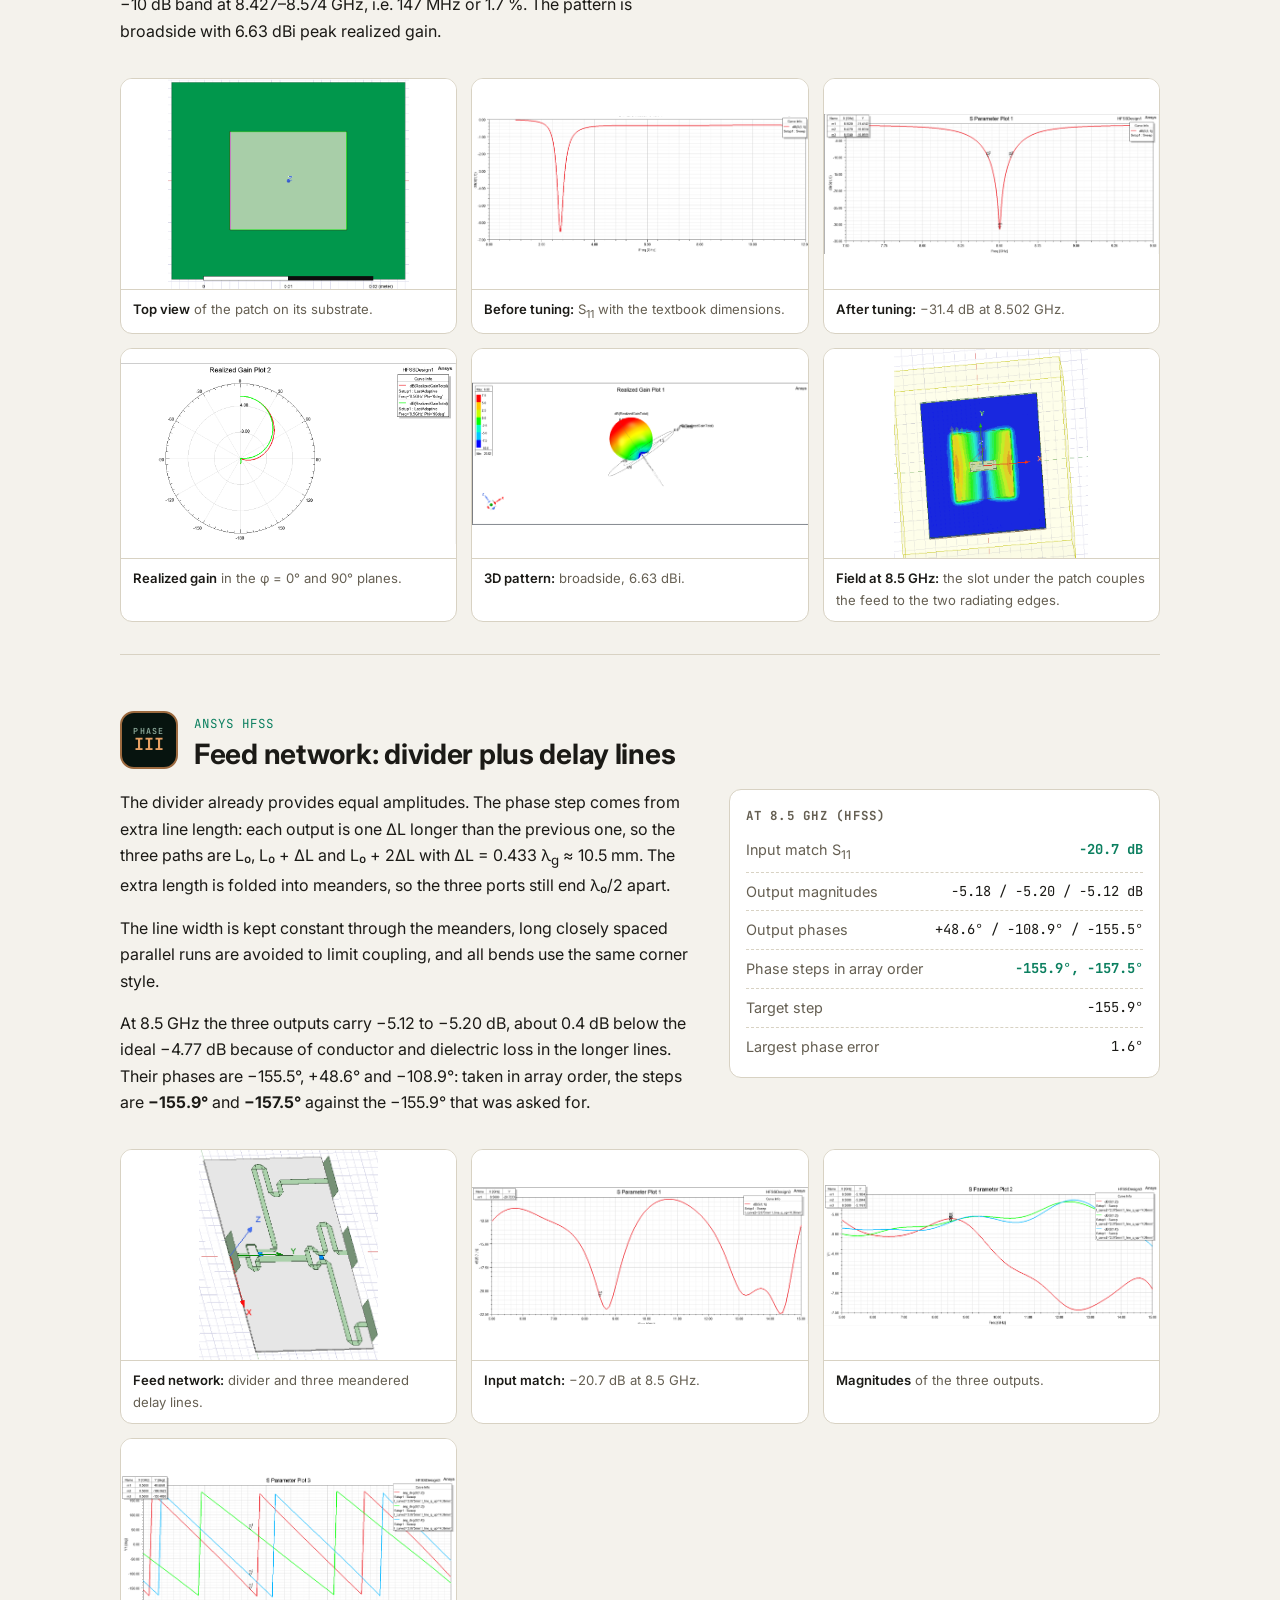
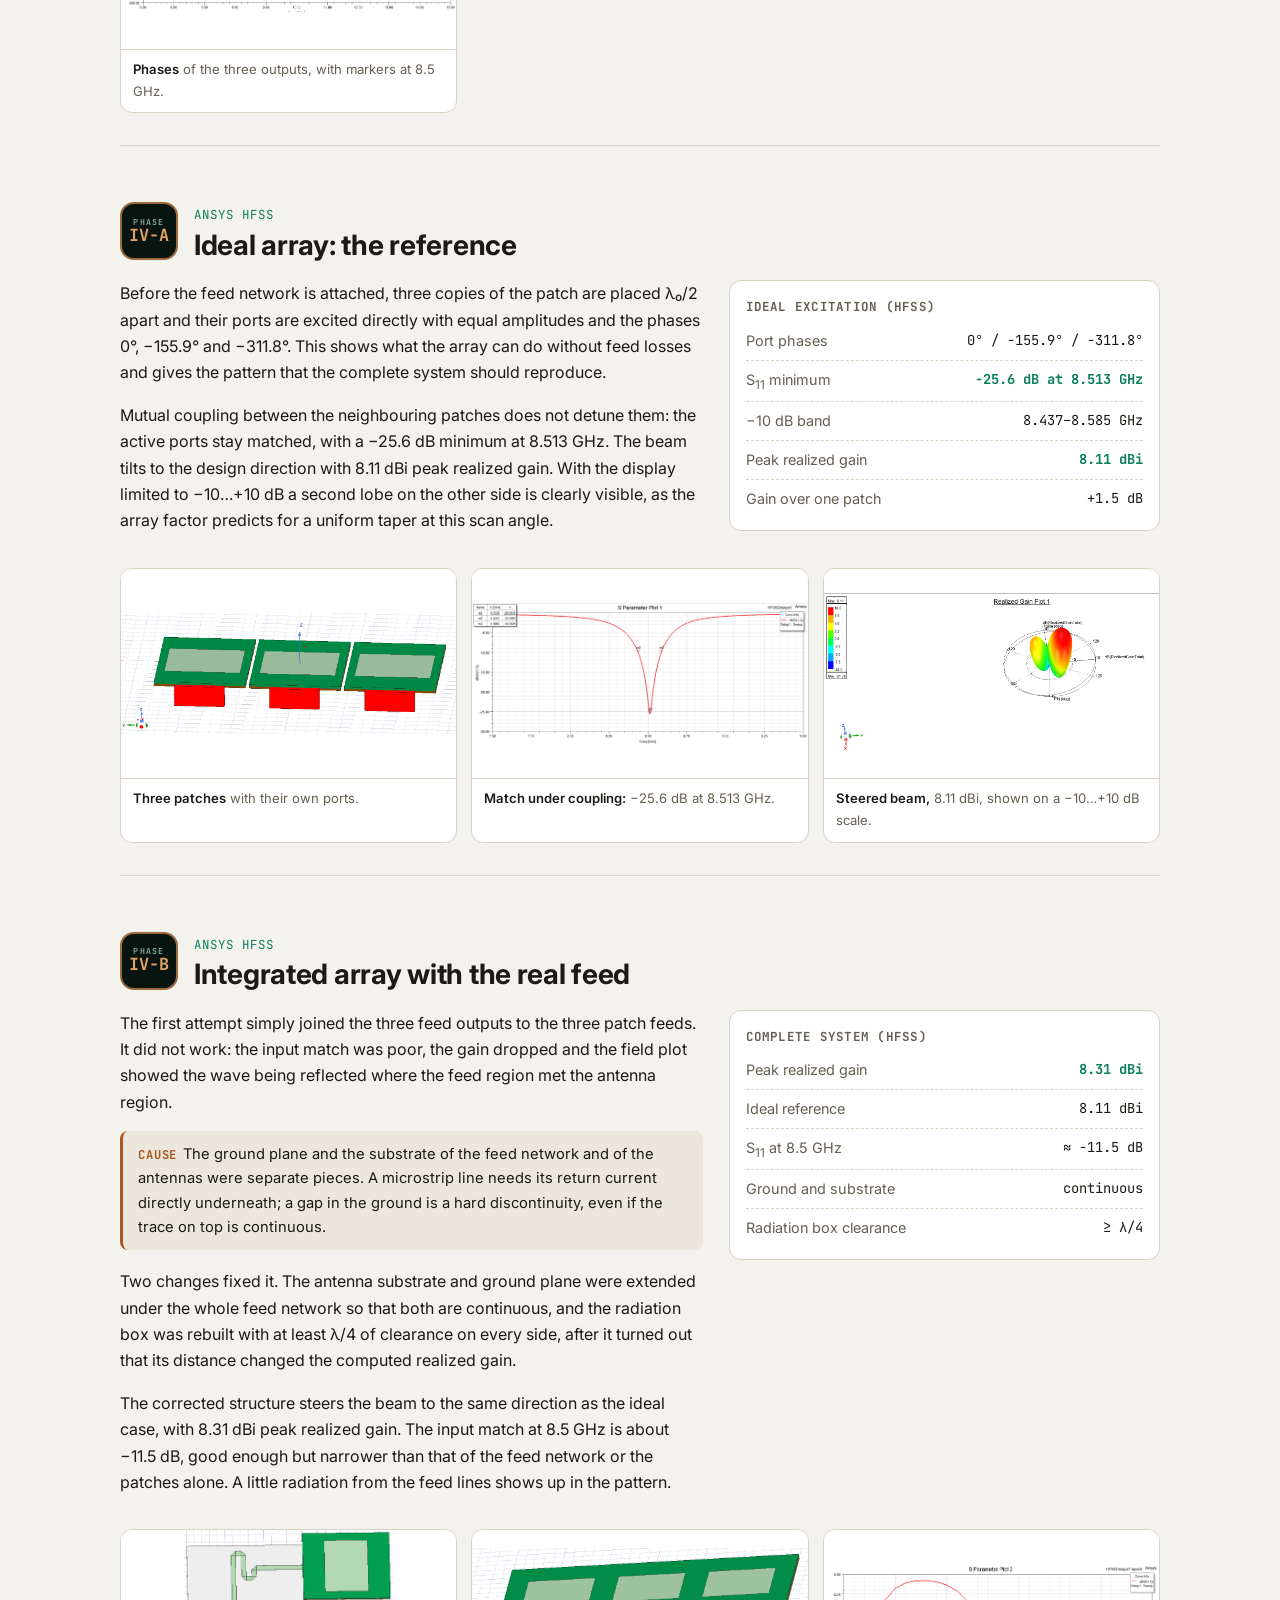
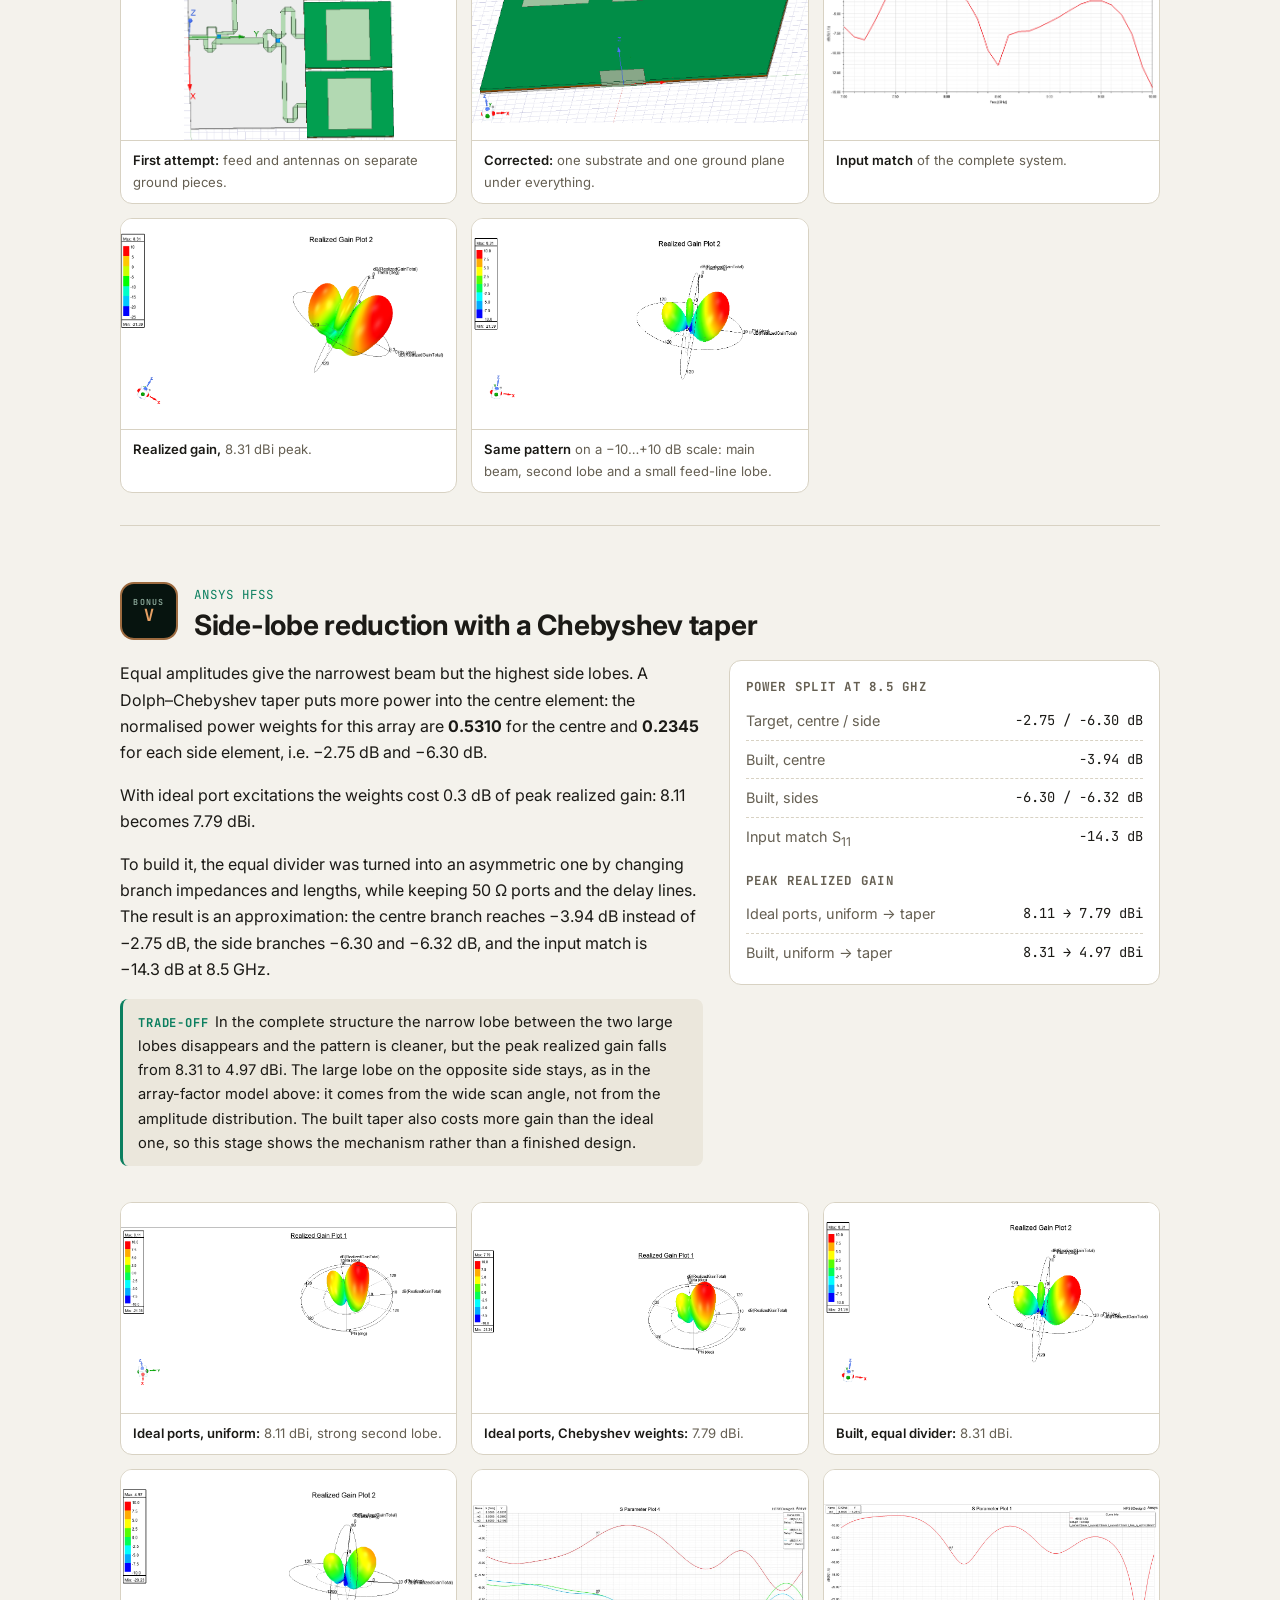
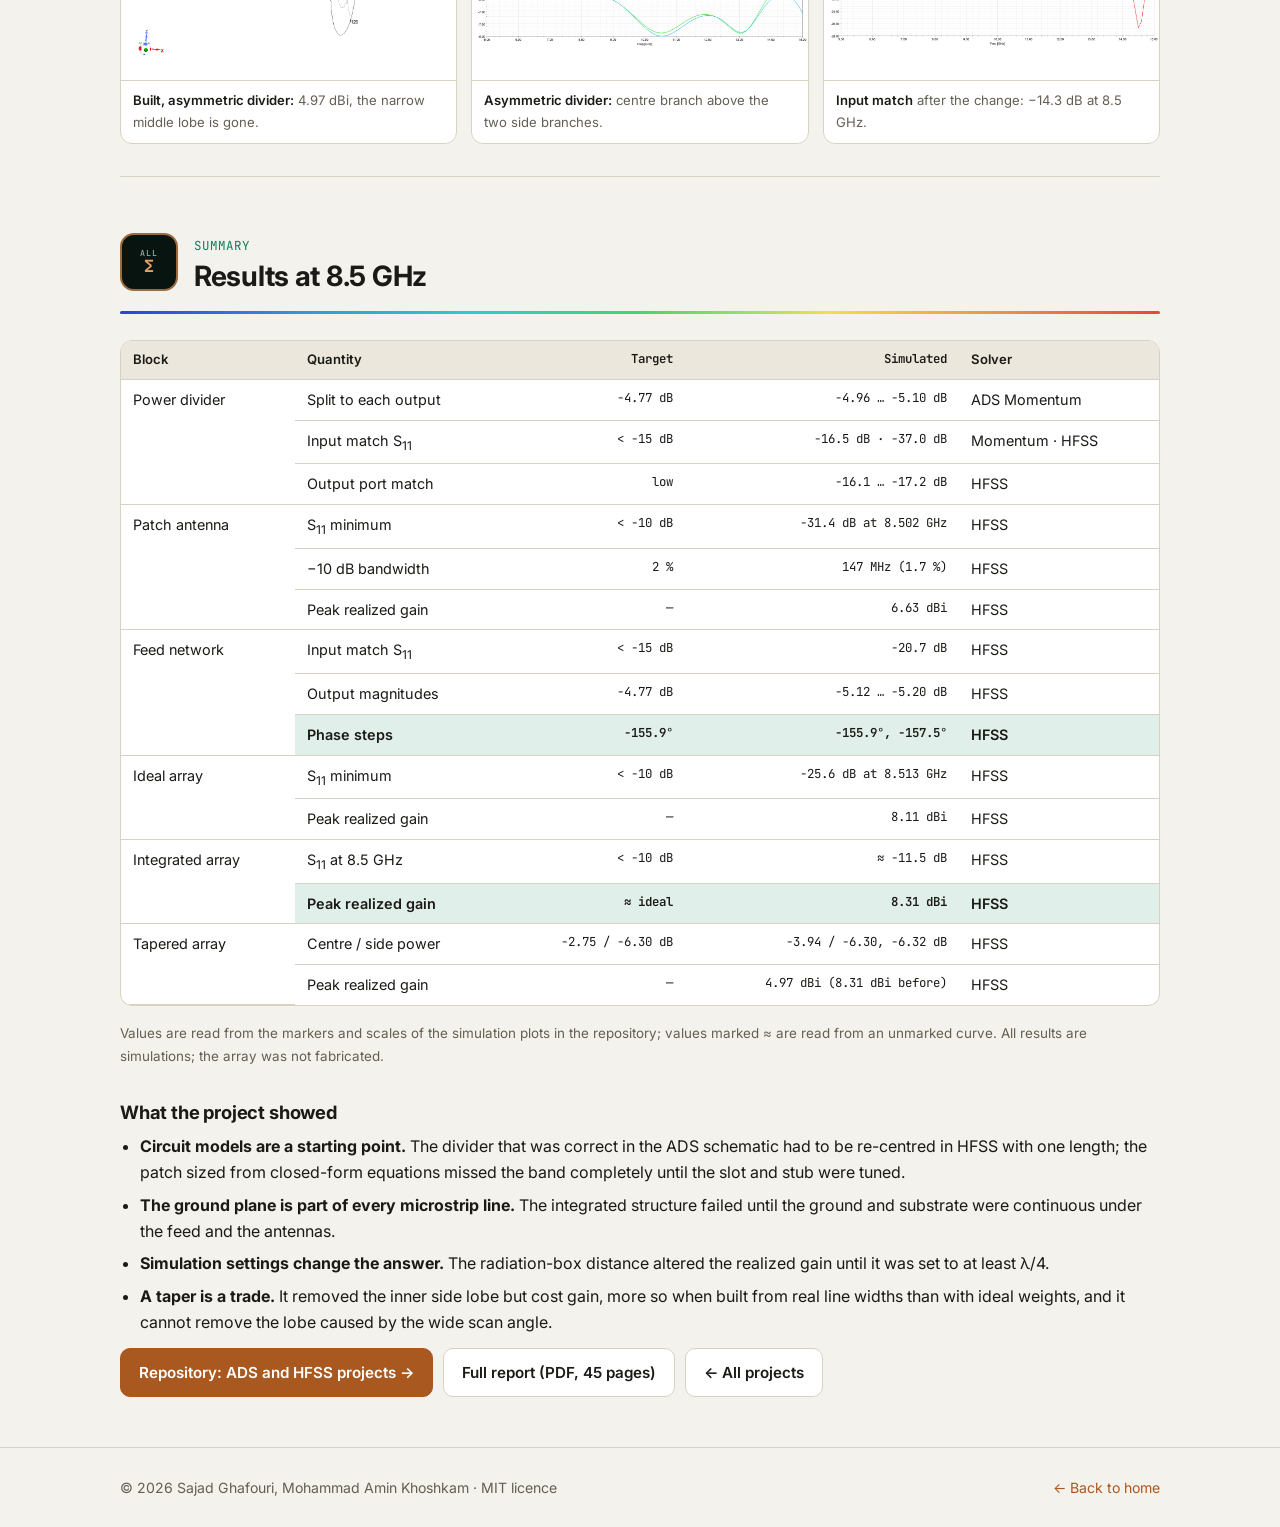
<file: projects/x-band-phased-array/index.html>
<!doctype html>
<html lang="en">
<head>
  <meta charset="utf-8">
  <meta name="viewport" content="width=device-width, initial-scale=1">
  <title>8.5 GHz Microstrip Phased Array — M. A. Khoshkam</title>
  <meta name="description" content="A 3-element beam-steering microstrip patch array at 8.5 GHz: 1-to-3 Wilkinson divider, aperture-coupled patch, delay-line feed network, integrated array and a Dolph-Chebyshev side-lobe taper, designed in Keysight ADS and Ansys HFSS.">
  <meta property="og:title" content="8.5 GHz Microstrip Phased Array with Wilkinson Feed">
  <meta property="og:image" content="https://mohammadaminkhoshkam.github.io/projects/x-band-phased-array/img/system-gain3d.png">
  <link rel="icon" href="data:image/svg+xml,%3Csvg xmlns='http://www.w3.org/2000/svg' viewBox='0 0 32 32'%3E%3Crect width='32' height='32' rx='8' fill='%2307140f'/%3E%3Cpath d='M16 27V15M16 15c-5 0-9-3-9-8M16 15c5 0 9-3 9-8M16 15V6' stroke='%23e6a064' stroke-width='2.6' fill='none' stroke-linecap='round'/%3E%3C/svg%3E">
  <link rel="preconnect" href="https://fonts.googleapis.com">
  <link rel="preconnect" href="https://fonts.gstatic.com" crossorigin>
  <link href="https://fonts.googleapis.com/css2?family=Inter:wght@400;500;600;700;800&family=JetBrains+Mono:wght@400;600;700&display=swap" rel="stylesheet">
  <link rel="stylesheet" href="../../assets/css/style.css">
  <link rel="stylesheet" href="xband.css">
</head>
<body class="xband">

<header class="nav">
  <div class="container">
    <a class="brand" href="../../"><span class="brand-mark">MK</span> M. A. Khoshkam</a>
    <button class="icon-btn menu-btn" id="menu-btn" aria-label="Open menu" aria-expanded="false">
      <svg viewBox="0 0 24 24" fill="none" stroke="currentColor" stroke-width="2" stroke-linecap="round"><path d="M4 7h16M4 12h16M4 17h16"/></svg>
    </button>
    <nav class="nav-links">
      <a href="../../">Home</a>
      <a href="../../#projects">Projects</a>
      <a href="#lab">Beam lab</a>
      <a href="#results">Results</a>
      <a class="pill" href="https://github.com/mohammadaminkhoshkam/X-Band-Patch-Antenna-Array" target="_blank" rel="noopener">GitHub</a>
      <button class="icon-btn" id="theme-toggle" aria-label="Toggle dark mode">
        <svg viewBox="0 0 24 24" fill="none" stroke="currentColor" stroke-width="2" stroke-linecap="round" stroke-linejoin="round"><path d="M21 12.8A9 9 0 1 1 11.2 3a7 7 0 0 0 9.8 9.8z"/></svg>
      </button>
    </nav>
  </div>
</header>

<main>
  <!-- ================================================================ hero -->
  <section class="xb-hero">
    <div class="container">
      <div>
        <a class="eyebrow" href="../../#projects">← Projects · RF &amp; antennas · X-band</a>
        <h1>8.5&nbsp;GHz Microstrip <em>Phased Array</em> with Wilkinson Feed</h1>
        <p class="lead">A <b>3-element beam-steering patch array</b> built up from its parts: a 1-to-3 Wilkinson power divider, an aperture-coupled patch,
          a delay-line feed network, the integrated array and a side-lobe taper. Designed in <b>Keysight ADS</b> and verified full-wave in <b>Ansys HFSS</b>.</p>
        <div class="xb-meta">
          <span><b>Authors:</b> Sajad Ghafouri, Mohammad Amin Khoshkam</span>
          <span><b>Substrate:</b> Rogers RT/duroid 5880, 15 mil</span>
          <span><b>Type:</b> design and simulation</span>
        </div>
        <div class="cta">
          <a class="btn primary" href="#phases">Walk through the design</a>
          <a class="btn" href="https://github.com/mohammadaminkhoshkam/X-Band-Patch-Antenna-Array" target="_blank" rel="noopener">Repository</a>
          <a class="btn" href="https://github.com/mohammadaminkhoshkam/X-Band-Patch-Antenna-Array/blob/main/report/Final_Project.pdf" target="_blank" rel="noopener">Full report (PDF)</a>
        </div>
      </div>
      <figure class="xb-scope" style="margin:0">
        <canvas data-xb-hero aria-label="Array pattern steering from broadside to the design angle"></canvas>
        <figcaption>array-factor model · 3 elements · d = λ₀/2 · steering to the design angle</figcaption>
      </figure>
    </div>

    <!-- the feed network as copper traces -->
    <div class="xb-trace container" aria-hidden="true">
      <svg viewBox="0 0 1080 150" role="img">
        <rect class="pad" x="14" y="68" width="14" height="14" rx="2"/>
        <text x="12" y="100">IN · 50 Ω</text>
        <path class="cu" d="M28 75H120"/>
        <path class="cu thin" d="M120 75L158 50H220M120 75L158 100H220"/>
        <rect class="res" x="216" y="67" width="8" height="16" rx="1.5"/>
        <text x="134" y="130">Wilkinson 1 : 2</text>
        <path class="cu" d="M220 50H300L330 30H940"/>
        <path class="cu" d="M220 100H330"/>
        <path class="cu thin" d="M330 100L368 80H430M330 100L368 120H430"/>
        <rect class="res" x="426" y="92" width="8" height="16" rx="1.5"/>
        <text x="344" y="146">Wilkinson 1 : 1</text>
        <path class="cu" d="M430 80H520V62H545V92H570V62H595V75H940"/>
        <path class="cu" d="M430 120H520V104H545V136H570V104H595V136H620V104H645V136H670V120H940"/>
        <text class="cu-t" x="608" y="64">ΔL</text>
        <text class="cu-t" x="684" y="140">2·ΔL</text>
        <rect class="patch" x="940" y="15" width="78" height="30" rx="2"/>
        <rect class="patch" x="940" y="60" width="78" height="30" rx="2"/>
        <rect class="patch" x="940" y="105" width="78" height="30" rx="2"/>
        <text class="hl" x="1026" y="34">0°</text>
        <text class="hl" x="1026" y="79">−155.9°</text>
        <text class="hl" x="1026" y="124">−311.8°</text>
        <path class="flow" d="M28 75H120L158 50H220H300L330 30H940"/>
        <path class="flow" d="M120 75L158 100H220H330L368 80H430H520V62H545V92H570V62H595V75H940"/>
        <path class="flow" d="M330 100L368 120H430H520V104H545V136H570V104H595V136H620V104H645V136H670V120H940"/>
      </svg>
    </div>
    <div class="fieldbar"></div>
  </section>

  <div class="container">

  <!-- ================================================================ overview -->
  <section class="xb-sec" id="overview" style="padding-top:26px">
    <div class="xb-kpi">
      <div class="k"><b>8.5<i>GHz</i></b><span>centre frequency, X-band</span></div>
      <div class="k"><b>3<i>× patch</i></b><span>elements at d = λ₀/2 = 17.6 mm</span></div>
      <div class="k"><b>−155.9<i>°</i></b><span>progressive phase per element</span></div>
      <div class="k"><b>8.31<i>dBi</i></b><span>peak realized gain, integrated array</span></div>
      <div class="k"><b>−20.7<i>dB</i></b><span>S<sub>11</sub> of the feed network at 8.5 GHz</span></div>
      <div class="k"><b>6.63<i>dBi</i></b><span>realized gain of one patch</span></div>
    </div>

    <div class="chain" aria-label="Design phases">
      <a href="#p1"><span class="via">I</span><b>Power divider</b><small>1-to-3 Wilkinson</small></a>
      <a href="#p2"><span class="via">II</span><b>Patch antenna</b><small>aperture-coupled</small></a>
      <a href="#p3"><span class="via">III</span><b>Feed network</b><small>delay lines</small></a>
      <a href="#p4a"><span class="via">IV-A</span><b>Ideal array</b><small>baseline</small></a>
      <a href="#p4b"><span class="via">IV-B</span><b>Integrated array</b><small>full system</small></a>
      <a href="#p5"><span class="via">V</span><b>Side lobes</b><small>Chebyshev taper</small></a>
    </div>

    <div class="xb-cols" style="margin-top:28px">
      <div>
        <p>A single patch has a fixed, broad beam. Feeding several patches with equal amplitude and a constant phase step between neighbours tilts the beam without moving anything:
          this project designs that feed for three elements at 8.5&nbsp;GHz and checks every block on its own before the whole structure is simulated as one piece.</p>
        <p>The work goes from component to system. The divider is designed and laid out in ADS, verified with Momentum and re-tuned in HFSS. The patch is sized from Balanis’ formulas and
          tuned by parametric sweeps. Delay lines add the phase step. The array is first simulated with ideal port excitations to get a reference, then with the real feed network
          connected. A final stage tapers the amplitudes to lower the side lobes.</p>
        <figure class="plate" style="max-width:520px">
          <a href="img/system-model.png"><img loading="lazy" src="img/system-model.png" alt="HFSS model of the integrated array with its feed network"></a>
          <figcaption><b>The complete structure in HFSS:</b> feed network on the lower layer, three patches above the slotted ground plane.</figcaption>
        </figure>
      </div>
      <div class="spec">
        <h4>Design values</h4>
        <dl>
          <div><dt>Centre frequency f₀</dt><dd>8.5 GHz</dd></div>
          <div><dt>Free-space wavelength λ₀</dt><dd>35.27 mm</dd></div>
          <div><dt>Substrate</dt><dd>RT/duroid 5880, ε<sub>r</sub> 2.2</dd></div>
          <div><dt>Thickness, loss tangent</dt><dd>0.381 mm, 0.0009</dd></div>
          <div><dt>Copper</dt><dd>18 µm</dd></div>
          <div><dt>Reference impedance</dt><dd>50 Ω</dd></div>
          <div><dt>Element spacing d</dt><dd>λ₀/2 = 17.63 mm</dd></div>
          <div><dt>Steering angle θ₀</dt><dd>30° from the array axis</dd></div>
          <div><dt>Phase step α</dt><dd>−155.9°</dd></div>
          <div><dt>Guided wavelength λ<sub>g</sub></dt><dd>24.22 mm</dd></div>
          <div><dt>Delay-line step ΔL</dt><dd>0.433 λ<sub>g</sub> ≈ 10.5 mm</dd></div>
        </dl>
      </div>
    </div>
  </section>

  <!-- ================================================================ lab -->
  <section class="xb-sec" id="lab">
    <div class="xb-head">
      <div class="xb-badge"><small>TRY</small>θ₀</div>
      <div><span class="kicker">Beam-steering lab</span><h2>How the phase step moves the beam</h2></div>
    </div>
    <p>For a uniform linear array along the x-axis the array factor is largest where the phase added by the feed cancels the path difference between neighbours:</p>
    <div class="eqn">AF(θ) = Σ aₙ · exp[ j·n·(k·d·cos θ + α) ]  →  α = −k·d·cos θ₀ = −π·cos 30° = −155.9°  →  ΔL = (|α| / 360°)·λg = 0.433 λg</div>
    <p class="dim">θ is measured from the array axis, as in Balanis. A beam 30° from the axis is 60° away from broadside, which is a large scan for a three-element array: the grating lobe then sits
      just outside the visible range and its shoulder shows up as a strong lobe on the opposite side. Move the slider to see it grow, then switch the taper: the taper removes the small lobe in the middle,
      not that shoulder.</p>

    <div class="lab-panel" data-xb-lab>
      <div class="view"><canvas aria-label="Normalised array pattern"></canvas></div>
      <div class="ctl">
        <label>Steering angle from broadside <output id="xb-steer-out">+60°</output>
          <input type="range" id="xb-steer" min="-80" max="80" step="1" value="60">
        </label>
        <div>
          <label>Amplitude taper</label>
          <div class="seg">
            <button type="button" data-taper="uniform" aria-pressed="true">Uniform 1 : 1 : 1</button>
            <button type="button" data-taper="cheb" aria-pressed="false">Chebyshev target</button>
            <button type="button" data-taper="built" aria-pressed="false">As built</button>
          </div>
        </div>
        <label class="chk"><input type="checkbox" id="xb-element" checked> multiply by a cos ψ patch pattern</label>
        <div class="reads">
          <div><small>Angle from array axis</small><b id="xb-axis">30°</b></div>
          <div><small>Phase step α</small><b class="cu" id="xb-alpha">−155.9°</b></div>
          <div><small>Delay-line step ΔL</small><b class="cu" id="xb-dl">10.49 mm</b></div>
          <div><small>Main beam found at</small><b id="xb-beam">—</b></div>
          <div><small>Highest side lobe</small><b id="xb-sll">—</b></div>
          <div><small>Half-power width</small><b id="xb-hpbw">—</b></div>
          <div><small>Peak vs uniform</small><b id="xb-rel">0.00 dB</b></div>
          <div style="display:grid;place-items:center;border-style:dashed"><button type="button" class="seg-reset" id="xb-reset" style="all:unset;cursor:pointer;font-family:var(--mono);font-size:.78rem;color:var(--copper)">↺ project design</button></div>
        </div>
      </div>
    </div>
    <p class="small dim">This is the textbook array factor of three isotropic or cos ψ elements with equal total input power, drawn on a 30 dB scale. It ignores mutual coupling, the real element pattern, the ground plane size
      and feed radiation, so it explains the HFSS patterns below but does not replace them. Dashed white: the uniform taper for comparison.</p>
  </section>

  <div id="phases"></div>

  <!-- ================================================================ phase I -->
  <section class="xb-sec" id="p1">
    <div class="xb-head">
      <div class="xb-badge"><small>PHASE</small>I</div>
      <div><span class="kicker">Keysight ADS · Momentum · Ansys HFSS</span><h2>1-to-3 Wilkinson power divider</h2></div>
    </div>
    <div class="xb-cols">
      <div>
        <p>Three equal outputs are obtained by cascading two two-way dividers instead of building a three-way junction: an <b>unequal Wilkinson (1&nbsp;:&nbsp;2)</b> sends one third of the power to the first output and
          two thirds onward, and an <b>equal Wilkinson (1&nbsp;:&nbsp;1)</b> splits that remainder in two. Each output then carries one third, ideally −10·log₁₀3 = −4.77&nbsp;dB.</p>
        <p>The unequal stage uses curved quarter-wave arms to stay compact, and short matching sections at its outputs keep the interface to the second stage at 50&nbsp;Ω.
          The connecting lines are meandered so that the three outputs end on one straight line, at least λ₀/2 apart, as the array needs. The layout was simulated in Momentum and placed back in the
          schematic as an EM block with the lumped isolation resistors.</p>
        <p>In HFSS the same layout came out slightly off frequency and unbalanced, as expected when coupling and bend parasitics are solved in full. One parameter, the length of the curved section
          <span class="mono">L_curve2</span>, was swept and set to <b>2.075&nbsp;mm</b>, which centres the match at 8.5&nbsp;GHz and gives the best power balance.</p>
      </div>
      <div class="spec">
        <h4>At 8.5 GHz</h4>
        <dl>
          <div><dt>Ideal split per output</dt><dd>−4.77 dB</dd></div>
          <div><dt>Momentum: S<sub>21</sub> / S<sub>31</sub> / S<sub>41</sub></dt><dd>−5.10 / −4.96 / −5.05 dB</dd></div>
          <div><dt>Momentum: S<sub>11</sub></dt><dd>−16.5 dB</dd></div>
          <div><dt>Momentum: isolation S<sub>32</sub>, S<sub>43</sub></dt><dd>−29.1, −17.6 dB</dd></div>
          <div><dt>HFSS: S<sub>11</sub></dt><dd class="ok">−37.0 dB</dd></div>
          <div><dt>HFSS: S<sub>22</sub> / S<sub>33</sub> / S<sub>44</sub></dt><dd>−17.2 / −16.1 / −16.1 dB</dd></div>
          <div><dt>HFSS: output isolation</dt><dd>≈ −25 dB</dd></div>
          <div><dt>Tuned parameter</dt><dd>L_curve2 = 2.075 mm</dd></div>
        </dl>
      </div>
    </div>
    <div class="plates">
      <figure class="plate dark"><a href="img/p1-ads-layout.png"><img loading="lazy" src="img/p1-ads-layout.png" alt="ADS layout of the divider"></a><figcaption><b>ADS layout</b> with the curved unequal stage and meandered lines.</figcaption></figure>
      <figure class="plate"><a href="img/p1-momentum-sparams.png"><img loading="lazy" src="img/p1-momentum-sparams.png" alt="Momentum S-parameters"></a><figcaption><b>Momentum co-simulation:</b> split, input match and port impedances.</figcaption></figure>
      <figure class="plate"><a href="img/p1-hfss-model.png"><img loading="lazy" src="img/p1-hfss-model.png" alt="HFSS model of the divider"></a><figcaption><b>HFSS model</b> of the same layout.</figcaption></figure>
      <figure class="plate"><a href="img/p1-hfss-split.png"><img loading="lazy" src="img/p1-hfss-split.png" alt="HFSS transmission to the three outputs"></a><figcaption><b>HFSS:</b> the three transmissions meet near 8.5 GHz.</figcaption></figure>
      <figure class="plate"><a href="img/p1-hfss-match.png"><img loading="lazy" src="img/p1-hfss-match.png" alt="HFSS return loss of all ports"></a><figcaption><b>HFSS:</b> return loss of all four ports.</figcaption></figure>
      <figure class="plate"><a href="img/p1-hfss-efield.png"><img loading="lazy" src="img/p1-hfss-efield.png" alt="Electric field on the divider"></a><figcaption><b>E-field:</b> power flowing from the input into three branches.</figcaption></figure>
    </div>
  </section>

  <!-- ================================================================ phase II -->
  <section class="xb-sec" id="p2">
    <div class="xb-head">
      <div class="xb-badge"><small>PHASE</small>II</div>
      <div><span class="kicker">Ansys HFSS</span><h2>Aperture-coupled patch antenna</h2></div>
    </div>
    <div class="xb-cols">
      <div>
        <p>The radiator is a rectangular patch fed through a slot. The microstrip feed line is on one substrate, the patch on a second one, and the ground plane between them carries a
          rectangular aperture that couples the two. This keeps the feed network behind the ground plane, away from the radiating side, and gives three tuning handles: the slot, the stub that extends
          the feed line past the slot, and the patch itself.</p>
        <p>Balanis’ equations for a directly fed patch give the starting size. With those values the first simulation resonated far from 8.5&nbsp;GHz and did not reach −10&nbsp;dB, because the slot and the
          second layer load the patch. Parametric sweeps then showed what each dimension does:</p>
        <ul class="bul">
          <li><b>Patch length L<sub>p</sub></b> sets the resonance: longer means lower frequency.</li>
          <li><b>Slot length and width</b> set the coupling, and with it the depth of the match and the bandwidth.</li>
          <li><b>Stub length L<sub>stub</sub></b> cancels the remaining reactance and deepens the S<sub>11</sub> minimum.</li>
          <li><b>Patch width W<sub>p</sub></b> has only a small effect on the resonance.</li>
        </ul>
        <p>The requirement was |S<sub>11</sub>| &lt; −10&nbsp;dB over a 2&nbsp;% band around 8.5&nbsp;GHz. The final design reaches −31.4&nbsp;dB at 8.502&nbsp;GHz; the markers on the final plot put the −10&nbsp;dB band at
          8.427–8.574&nbsp;GHz, i.e. 147&nbsp;MHz or 1.7&nbsp;%. The pattern is broadside with 6.63&nbsp;dBi peak realized gain.</p>
      </div>
      <div class="spec">
        <h4>Final dimensions (HFSS project)</h4>
        <dl>
          <div><dt>Patch W<sub>p</sub> × L<sub>p</sub></dt><dd>13.95 × 11.05 mm</dd></div>
          <div><dt>Slot (W<sub>s</sub>, L<sub>s</sub>)</dt><dd>5 mm, 2 mm</dd></div>
          <div><dt>Feed stub L<sub>stub</sub></dt><dd>5 mm</dd></div>
          <div><dt>Feed line width</dt><dd>1.18 mm</dd></div>
          <div><dt>Balanis start: L<sub>p</sub></dt><dd>11.4 mm</dd></div>
        </dl>
        <h4>Result</h4>
        <dl>
          <div><dt>S<sub>11</sub> minimum</dt><dd class="ok">−31.4 dB at 8.502 GHz</dd></div>
          <div><dt>−10 dB band</dt><dd>8.427–8.574 GHz</dd></div>
          <div><dt>Bandwidth</dt><dd>147 MHz (1.7 %)</dd></div>
          <div><dt>Peak realized gain</dt><dd>6.63 dBi, broadside</dd></div>
        </dl>
      </div>
    </div>
    <div class="plates">
      <figure class="plate"><a href="img/p2-patch-top.png"><img loading="lazy" src="img/p2-patch-top.png" alt="Top view of the patch"></a><figcaption><b>Top view</b> of the patch on its substrate.</figcaption></figure>
      <figure class="plate"><a href="img/p2-s11-initial.png"><img loading="lazy" src="img/p2-s11-initial.png" alt="Initial S11"></a><figcaption><b>Before tuning:</b> S<sub>11</sub> with the textbook dimensions.</figcaption></figure>
      <figure class="plate"><a href="img/p2-s11-final.png"><img loading="lazy" src="img/p2-s11-final.png" alt="Final S11"></a><figcaption><b>After tuning:</b> −31.4 dB at 8.502 GHz.</figcaption></figure>
      <figure class="plate"><a href="img/p2-cuts.png"><img loading="lazy" src="img/p2-cuts.png" alt="Pattern cuts of the patch"></a><figcaption><b>Realized gain</b> in the φ = 0° and 90° planes.</figcaption></figure>
      <figure class="plate"><a href="img/p2-gain3d.png"><img loading="lazy" src="img/p2-gain3d.png" alt="3D pattern of the patch"></a><figcaption><b>3D pattern:</b> broadside, 6.63 dBi.</figcaption></figure>
      <figure class="plate"><a href="img/p2-efield-slot.png"><img loading="lazy" src="img/p2-efield-slot.png" alt="Field on the patch"></a><figcaption><b>Field at 8.5 GHz:</b> the slot under the patch couples the feed to the two radiating edges.</figcaption></figure>
    </div>
  </section>

  <!-- ================================================================ phase III -->
  <section class="xb-sec" id="p3">
    <div class="xb-head">
      <div class="xb-badge"><small>PHASE</small>III</div>
      <div><span class="kicker">Ansys HFSS</span><h2>Feed network: divider plus delay lines</h2></div>
    </div>
    <div class="xb-cols">
      <div>
        <p>The divider already provides equal amplitudes. The phase step comes from extra line length: each output is one ΔL longer than the previous one, so the three paths are L₀, L₀&nbsp;+&nbsp;ΔL and
          L₀&nbsp;+&nbsp;2ΔL with ΔL = 0.433&nbsp;λ<sub>g</sub> ≈ 10.5&nbsp;mm. The extra length is folded into meanders, so the three ports still end λ₀/2 apart.</p>
        <p>The line width is kept constant through the meanders, long closely spaced parallel runs are avoided to limit coupling, and all bends use the same corner style.</p>
        <p>At 8.5&nbsp;GHz the three outputs carry −5.12 to −5.20&nbsp;dB, about 0.4&nbsp;dB below the ideal −4.77&nbsp;dB because of conductor and dielectric loss in the longer lines. Their phases are
          −155.5°, +48.6° and −108.9°: taken in array order, the steps are <b>−155.9°</b> and <b>−157.5°</b> against the −155.9° that was asked for.</p>
      </div>
      <div class="spec">
        <h4>At 8.5 GHz (HFSS)</h4>
        <dl>
          <div><dt>Input match S<sub>11</sub></dt><dd class="ok">−20.7 dB</dd></div>
          <div><dt>Output magnitudes</dt><dd>−5.18 / −5.20 / −5.12 dB</dd></div>
          <div><dt>Output phases</dt><dd>+48.6° / −108.9° / −155.5°</dd></div>
          <div><dt>Phase steps in array order</dt><dd class="ok">−155.9°, −157.5°</dd></div>
          <div><dt>Target step</dt><dd>−155.9°</dd></div>
          <div><dt>Largest phase error</dt><dd>1.6°</dd></div>
        </dl>
      </div>
    </div>
    <div class="plates">
      <figure class="plate"><a href="img/p3-feed-model.png"><img loading="lazy" src="img/p3-feed-model.png" alt="HFSS model of the feed network"></a><figcaption><b>Feed network:</b> divider and three meandered delay lines.</figcaption></figure>
      <figure class="plate"><a href="img/p3-s11.png"><img loading="lazy" src="img/p3-s11.png" alt="S11 of the feed network"></a><figcaption><b>Input match:</b> −20.7 dB at 8.5 GHz.</figcaption></figure>
      <figure class="plate"><a href="img/p3-magnitudes.png"><img loading="lazy" src="img/p3-magnitudes.png" alt="Transmission magnitudes"></a><figcaption><b>Magnitudes</b> of the three outputs.</figcaption></figure>
      <figure class="plate"><a href="img/p3-phases.png"><img loading="lazy" src="img/p3-phases.png" alt="Transmission phases"></a><figcaption><b>Phases</b> of the three outputs, with markers at 8.5 GHz.</figcaption></figure>
    </div>
  </section>

  <!-- ================================================================ phase IV-A -->
  <section class="xb-sec" id="p4a">
    <div class="xb-head">
      <div class="xb-badge"><small>PHASE</small>IV-A</div>
      <div><span class="kicker">Ansys HFSS</span><h2>Ideal array: the reference</h2></div>
    </div>
    <div class="xb-cols">
      <div>
        <p>Before the feed network is attached, three copies of the patch are placed λ₀/2 apart and their ports are excited directly with equal amplitudes and the phases 0°, −155.9° and −311.8°.
          This shows what the array can do without feed losses and gives the pattern that the complete system should reproduce.</p>
        <p>Mutual coupling between the neighbouring patches does not detune them: the active ports stay matched, with a −25.6&nbsp;dB minimum at 8.513&nbsp;GHz. The beam tilts to the design direction with
          8.11&nbsp;dBi peak realized gain. With the display limited to −10…+10&nbsp;dB a second lobe on the other side is clearly visible, as the array factor predicts for a uniform taper at this scan angle.</p>
      </div>
      <div class="spec">
        <h4>Ideal excitation (HFSS)</h4>
        <dl>
          <div><dt>Port phases</dt><dd>0° / −155.9° / −311.8°</dd></div>
          <div><dt>S<sub>11</sub> minimum</dt><dd class="ok">−25.6 dB at 8.513 GHz</dd></div>
          <div><dt>−10 dB band</dt><dd>8.437–8.585 GHz</dd></div>
          <div><dt>Peak realized gain</dt><dd class="ok">8.11 dBi</dd></div>
          <div><dt>Gain over one patch</dt><dd>+1.5 dB</dd></div>
        </dl>
      </div>
    </div>
    <div class="plates">
      <figure class="plate"><a href="img/p4a-array-model.png"><img loading="lazy" src="img/p4a-array-model.png" alt="Three-element array model"></a><figcaption><b>Three patches</b> with their own ports.</figcaption></figure>
      <figure class="plate"><a href="img/p4a-s11.png"><img loading="lazy" src="img/p4a-s11.png" alt="S11 of the array ports"></a><figcaption><b>Match under coupling:</b> −25.6 dB at 8.513 GHz.</figcaption></figure>
      <figure class="plate"><a href="img/p4a-gain3d.png"><img loading="lazy" src="img/p4a-gain3d.png" alt="3D realized gain of the ideal array"></a><figcaption><b>Steered beam,</b> 8.11 dBi, shown on a −10…+10 dB scale.</figcaption></figure>
    </div>
  </section>

  <!-- ================================================================ phase IV-B -->
  <section class="xb-sec" id="p4b">
    <div class="xb-head">
      <div class="xb-badge"><small>PHASE</small>IV-B</div>
      <div><span class="kicker">Ansys HFSS</span><h2>Integrated array with the real feed</h2></div>
    </div>
    <div class="xb-cols">
      <div>
        <p>The first attempt simply joined the three feed outputs to the three patch feeds. It did not work: the input match was poor, the gain dropped and the field plot showed the wave being reflected
          where the feed region met the antenna region.</p>
        <div class="note cu"><b>Cause</b>The ground plane and the substrate of the feed network and of the antennas were separate pieces. A microstrip line needs its return current directly underneath;
          a gap in the ground is a hard discontinuity, even if the trace on top is continuous.</div>
        <p>Two changes fixed it. The antenna substrate and ground plane were extended under the whole feed network so that both are continuous, and the radiation box was rebuilt with at least λ/4 of
          clearance on every side, after it turned out that its distance changed the computed realized gain.</p>
        <p>The corrected structure steers the beam to the same direction as the ideal case, with 8.31&nbsp;dBi peak realized gain. The input match at 8.5&nbsp;GHz is about −11.5&nbsp;dB, good enough but
          narrower than that of the feed network or the patches alone. A little radiation from the feed lines shows up in the pattern.</p>
      </div>
      <div class="spec">
        <h4>Complete system (HFSS)</h4>
        <dl>
          <div><dt>Peak realized gain</dt><dd class="ok">8.31 dBi</dd></div>
          <div><dt>Ideal reference</dt><dd>8.11 dBi</dd></div>
          <div><dt>S<sub>11</sub> at 8.5 GHz</dt><dd>≈ −11.5 dB</dd></div>
          <div><dt>Ground and substrate</dt><dd>continuous</dd></div>
          <div><dt>Radiation box clearance</dt><dd>≥ λ/4</dd></div>
        </dl>
      </div>
    </div>
    <div class="plates">
      <figure class="plate"><a href="img/p4b-first-attempt.png"><img loading="lazy" src="img/p4b-first-attempt.png" alt="First integration attempt"></a><figcaption><b>First attempt:</b> feed and antennas on separate ground pieces.</figcaption></figure>
      <figure class="plate"><a href="img/p4b-continuous-ground.png"><img loading="lazy" src="img/p4b-continuous-ground.png" alt="Corrected model"></a><figcaption><b>Corrected:</b> one substrate and one ground plane under everything.</figcaption></figure>
      <figure class="plate"><a href="img/p4b-s11.png"><img loading="lazy" src="img/p4b-s11.png" alt="S11 of the integrated system"></a><figcaption><b>Input match</b> of the complete system.</figcaption></figure>
      <figure class="plate"><a href="img/system-gain3d.png"><img loading="lazy" src="img/system-gain3d.png" alt="3D realized gain of the integrated array"></a><figcaption><b>Realized gain,</b> 8.31 dBi peak.</figcaption></figure>
      <figure class="plate"><a href="img/p4b-gain3d.png"><img loading="lazy" src="img/p4b-gain3d.png" alt="3D realized gain on a limited scale"></a><figcaption><b>Same pattern</b> on a −10…+10 dB scale: main beam, second lobe and a small feed-line lobe.</figcaption></figure>
    </div>
  </section>

  <!-- ================================================================ phase V -->
  <section class="xb-sec" id="p5">
    <div class="xb-head">
      <div class="xb-badge"><small>BONUS</small>V</div>
      <div><span class="kicker">Ansys HFSS</span><h2>Side-lobe reduction with a Chebyshev taper</h2></div>
    </div>
    <div class="xb-cols">
      <div>
        <p>Equal amplitudes give the narrowest beam but the highest side lobes. A Dolph–Chebyshev taper puts more power into the centre element: the normalised power weights for this array are
          <b>0.5310</b> for the centre and <b>0.2345</b> for each side element, i.e. −2.75&nbsp;dB and −6.30&nbsp;dB.</p>
        <p>With ideal port excitations the weights cost 0.3&nbsp;dB of peak realized gain: 8.11 becomes 7.79&nbsp;dBi.</p>
        <p>To build it, the equal divider was turned into an asymmetric one by changing branch impedances and lengths, while keeping 50&nbsp;Ω ports and the delay lines. The result is an
          approximation: the centre branch reaches −3.94&nbsp;dB instead of −2.75&nbsp;dB, the side branches −6.30 and −6.32&nbsp;dB, and the input match is −14.3&nbsp;dB at 8.5&nbsp;GHz.</p>
        <div class="note"><b>Trade-off</b>In the complete structure the narrow lobe between the two large lobes disappears and the pattern is cleaner, but the peak realized gain falls from 8.31 to 4.97&nbsp;dBi.
          The large lobe on the opposite side stays, as in the array-factor model above: it comes from the wide scan angle, not from the amplitude distribution. The built taper also costs more gain
          than the ideal one, so this stage shows the mechanism rather than a finished design.</div>
      </div>
      <div class="spec">
        <h4>Power split at 8.5 GHz</h4>
        <dl>
          <div><dt>Target, centre / side</dt><dd>−2.75 / −6.30 dB</dd></div>
          <div><dt>Built, centre</dt><dd>−3.94 dB</dd></div>
          <div><dt>Built, sides</dt><dd>−6.30 / −6.32 dB</dd></div>
          <div><dt>Input match S<sub>11</sub></dt><dd>−14.3 dB</dd></div>
        </dl>
        <h4>Peak realized gain</h4>
        <dl>
          <div><dt>Ideal ports, uniform → taper</dt><dd>8.11 → 7.79 dBi</dd></div>
          <div><dt>Built, uniform → taper</dt><dd>8.31 → 4.97 dBi</dd></div>
        </dl>
      </div>
    </div>
    <div class="plates">
      <figure class="plate"><a href="img/p5-ideal-uniform.png"><img loading="lazy" src="img/p5-ideal-uniform.png" alt="Ideal uniform pattern"></a><figcaption><b>Ideal ports, uniform:</b> 8.11 dBi, strong second lobe.</figcaption></figure>
      <figure class="plate"><a href="img/p5-ideal-chebyshev.png"><img loading="lazy" src="img/p5-ideal-chebyshev.png" alt="Ideal Chebyshev pattern"></a><figcaption><b>Ideal ports, Chebyshev weights:</b> 7.79 dBi.</figcaption></figure>
      <figure class="plate"><a href="img/p5-built-uniform.png"><img loading="lazy" src="img/p5-built-uniform.png" alt="Built structure, uniform divider"></a><figcaption><b>Built, equal divider:</b> 8.31 dBi.</figcaption></figure>
      <figure class="plate"><a href="img/p5-built-taper.png"><img loading="lazy" src="img/p5-built-taper.png" alt="Built structure, tapered divider"></a><figcaption><b>Built, asymmetric divider:</b> 4.97 dBi, the narrow middle lobe is gone.</figcaption></figure>
      <figure class="plate"><a href="img/p5-magnitudes.jpg"><img loading="lazy" src="img/p5-magnitudes.jpg" alt="Output magnitudes of the asymmetric divider"></a><figcaption><b>Asymmetric divider:</b> centre branch above the two side branches.</figcaption></figure>
      <figure class="plate"><a href="img/p5-s11.jpg"><img loading="lazy" src="img/p5-s11.jpg" alt="S11 of the asymmetric divider"></a><figcaption><b>Input match</b> after the change: −14.3 dB at 8.5 GHz.</figcaption></figure>
    </div>
  </section>

  <!-- ================================================================ results -->
  <section class="xb-sec" id="results">
    <div class="xb-head">
      <div class="xb-badge"><small>ALL</small>Σ</div>
      <div><span class="kicker">Summary</span><h2>Results at 8.5 GHz</h2></div>
    </div>
    <div class="fieldbar thin"></div>
    <div class="tbl-wrap"><table class="tbl"><thead><tr><th>Block</th><th>Quantity</th><th class="num">Target</th><th class="num">Simulated</th><th>Solver</th></tr></thead><tbody>
      <tr><td rowspan="3">Power divider</td><td>Split to each output</td><td class="num">−4.77 dB</td><td class="num">−4.96 … −5.10 dB</td><td>ADS Momentum</td></tr>
      <tr><td>Input match S<sub>11</sub></td><td class="num">&lt; −15 dB</td><td class="num">−16.5 dB · −37.0 dB</td><td>Momentum · HFSS</td></tr>
      <tr><td>Output port match</td><td class="num">low</td><td class="num">−16.1 … −17.2 dB</td><td>HFSS</td></tr>
      <tr><td rowspan="3">Patch antenna</td><td>S<sub>11</sub> minimum</td><td class="num">&lt; −10 dB</td><td class="num">−31.4 dB at 8.502 GHz</td><td>HFSS</td></tr>
      <tr><td>−10 dB bandwidth</td><td class="num">2 %</td><td class="num">147 MHz (1.7 %)</td><td>HFSS</td></tr>
      <tr><td>Peak realized gain</td><td class="num">—</td><td class="num">6.63 dBi</td><td>HFSS</td></tr>
      <tr><td rowspan="3">Feed network</td><td>Input match S<sub>11</sub></td><td class="num">&lt; −15 dB</td><td class="num">−20.7 dB</td><td>HFSS</td></tr>
      <tr><td>Output magnitudes</td><td class="num">−4.77 dB</td><td class="num">−5.12 … −5.20 dB</td><td>HFSS</td></tr>
      <tr class="hl"><td>Phase steps</td><td class="num">−155.9°</td><td class="num">−155.9°, −157.5°</td><td>HFSS</td></tr>
      <tr><td rowspan="2">Ideal array</td><td>S<sub>11</sub> minimum</td><td class="num">&lt; −10 dB</td><td class="num">−25.6 dB at 8.513 GHz</td><td>HFSS</td></tr>
      <tr><td>Peak realized gain</td><td class="num">—</td><td class="num">8.11 dBi</td><td>HFSS</td></tr>
      <tr><td rowspan="2">Integrated array</td><td>S<sub>11</sub> at 8.5 GHz</td><td class="num">&lt; −10 dB</td><td class="num">≈ −11.5 dB</td><td>HFSS</td></tr>
      <tr class="hl"><td>Peak realized gain</td><td class="num">≈ ideal</td><td class="num">8.31 dBi</td><td>HFSS</td></tr>
      <tr><td rowspan="2">Tapered array</td><td>Centre / side power</td><td class="num">−2.75 / −6.30 dB</td><td class="num">−3.94 / −6.30, −6.32 dB</td><td>HFSS</td></tr>
      <tr><td>Peak realized gain</td><td class="num">—</td><td class="num">4.97 dBi (8.31 dBi before)</td><td>HFSS</td></tr>
    </tbody></table></div>
    <p class="small dim">Values are read from the markers and scales of the simulation plots in the repository; values marked ≈ are read from an unmarked curve. All results are simulations; the array was not fabricated.</p>

    <h3 class="sub-h">What the project showed</h3>
    <ul class="bul">
      <li><b>Circuit models are a starting point.</b> The divider that was correct in the ADS schematic had to be re-centred in HFSS with one length; the patch sized from closed-form equations missed the band completely until the slot and stub were tuned.</li>
      <li><b>The ground plane is part of every microstrip line.</b> The integrated structure failed until the ground and substrate were continuous under the feed and the antennas.</li>
      <li><b>Simulation settings change the answer.</b> The radiation-box distance altered the realized gain until it was set to at least λ/4.</li>
      <li><b>A taper is a trade.</b> It removed the inner side lobe but cost gain, more so when built from real line widths than with ideal weights, and it cannot remove the lobe caused by the wide scan angle.</li>
    </ul>

    <div class="xb-foot-links">
      <a class="btn primary" href="https://github.com/mohammadaminkhoshkam/X-Band-Patch-Antenna-Array" target="_blank" rel="noopener">Repository: ADS and HFSS projects →</a>
      <a class="btn" href="https://github.com/mohammadaminkhoshkam/X-Band-Patch-Antenna-Array/blob/main/report/Final_Project.pdf" target="_blank" rel="noopener">Full report (PDF, 45 pages)</a>
      <a class="btn" href="../../#projects">← All projects</a>
    </div>
  </section>
  </div>
</main>

<footer>
  <div class="container">
    <span>© <span data-year></span> Sajad Ghafouri, Mohammad Amin Khoshkam · MIT licence</span>
    <a href="../../">← Back to home</a>
  </div>
</footer>

<script src="../../assets/js/main.js"></script>
<script src="xband.js"></script>
</body>
</html>
</file>
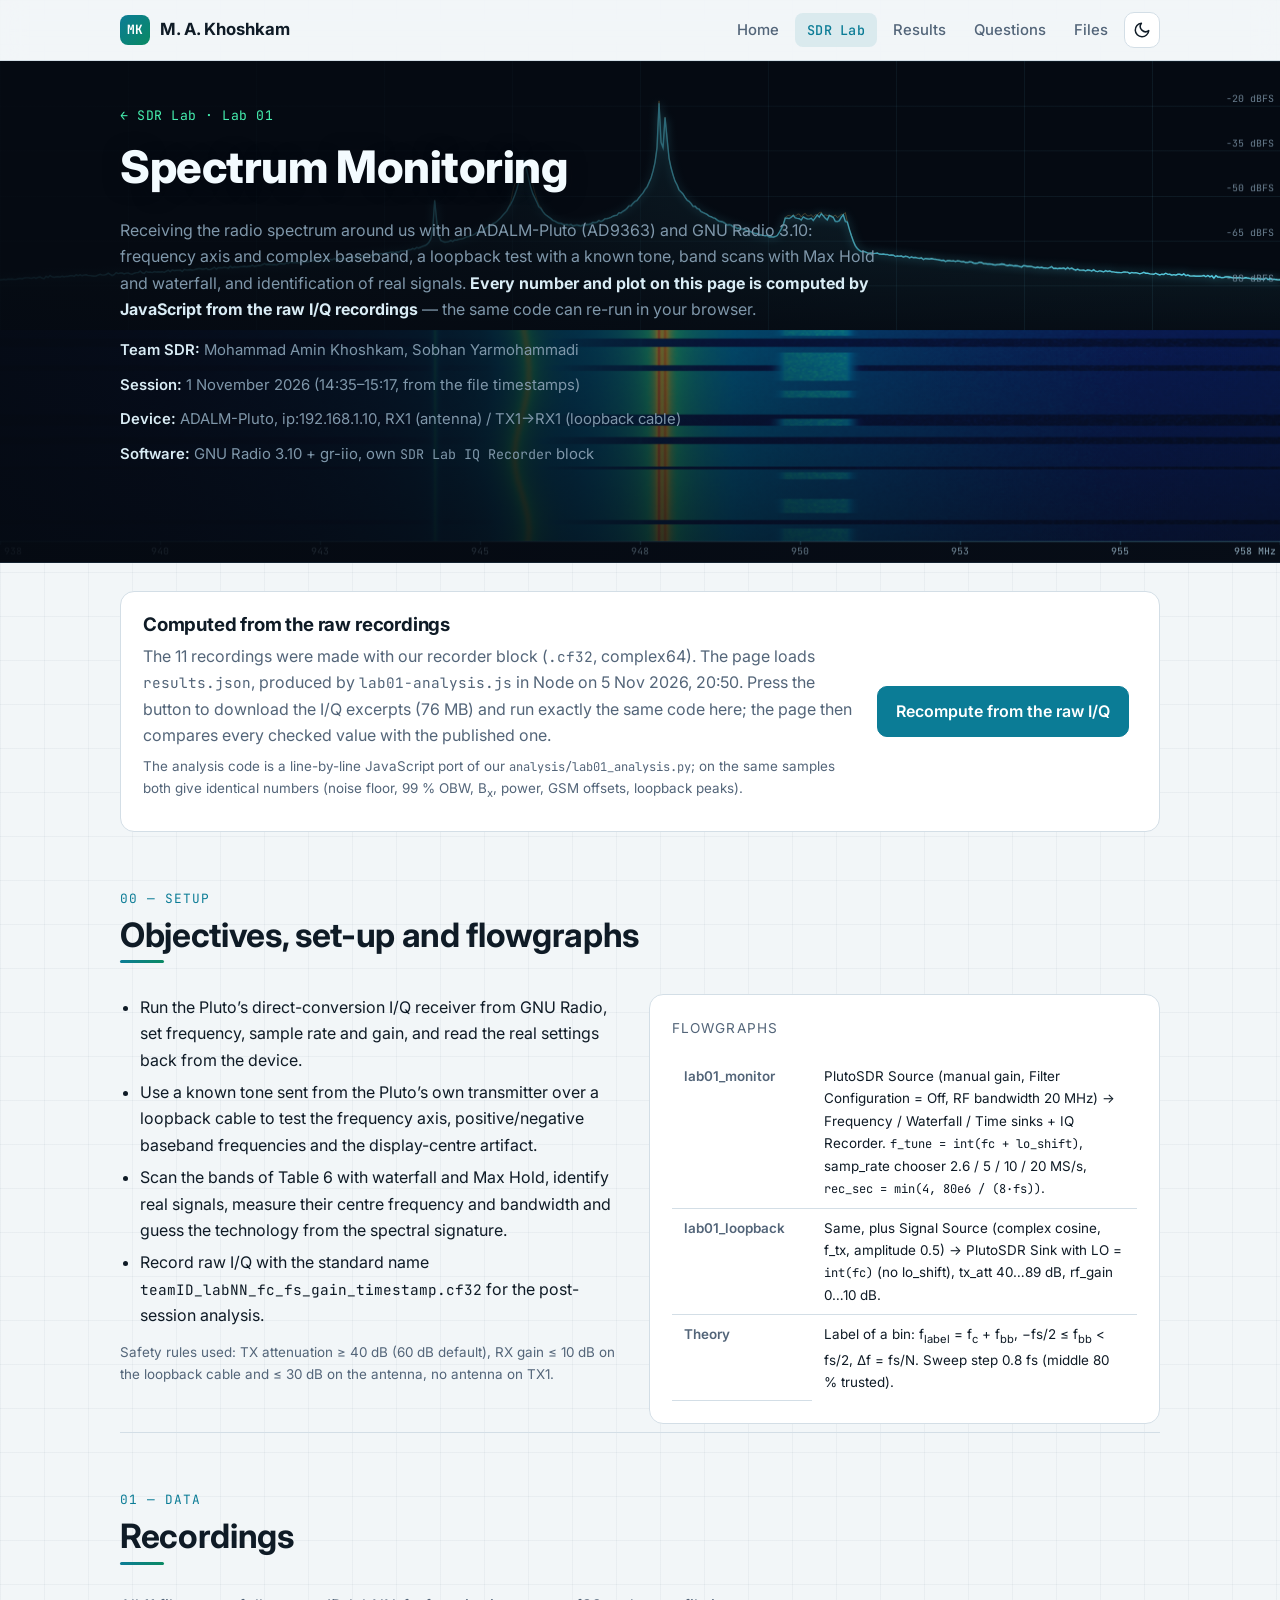
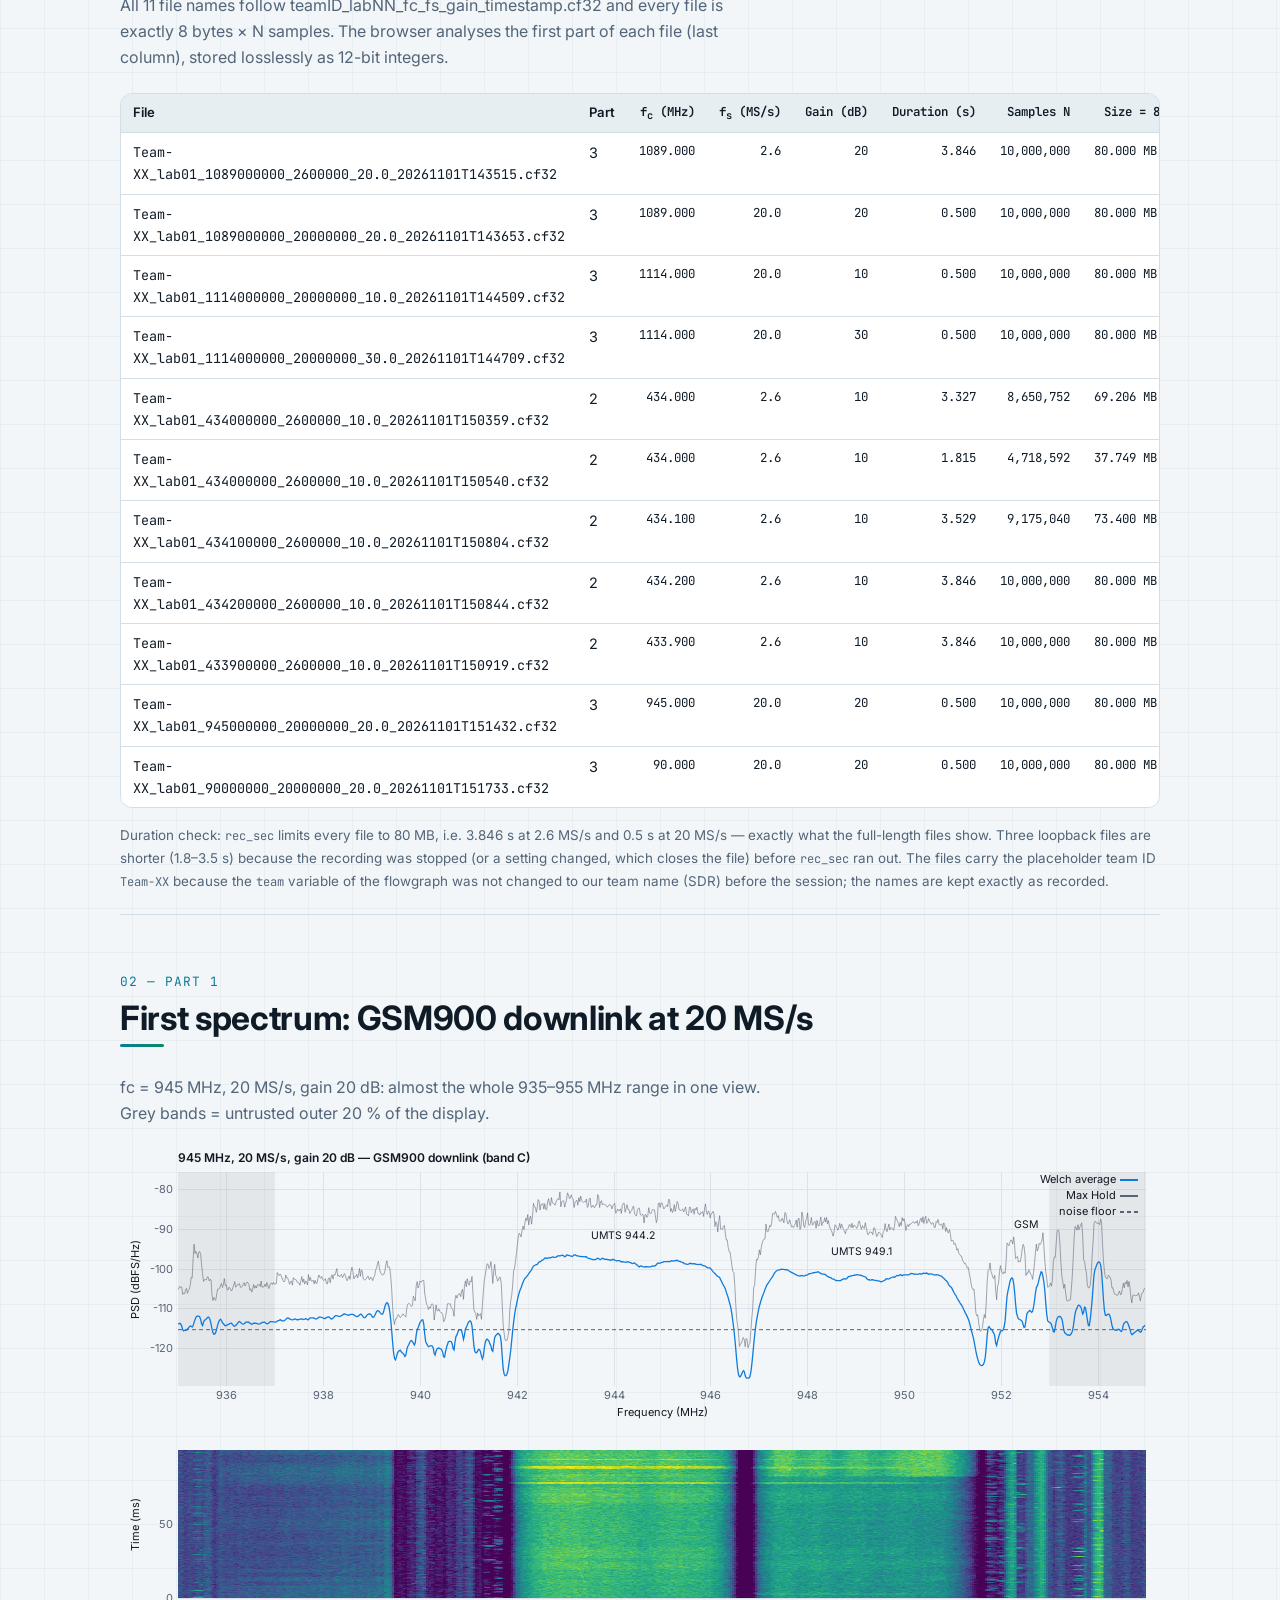
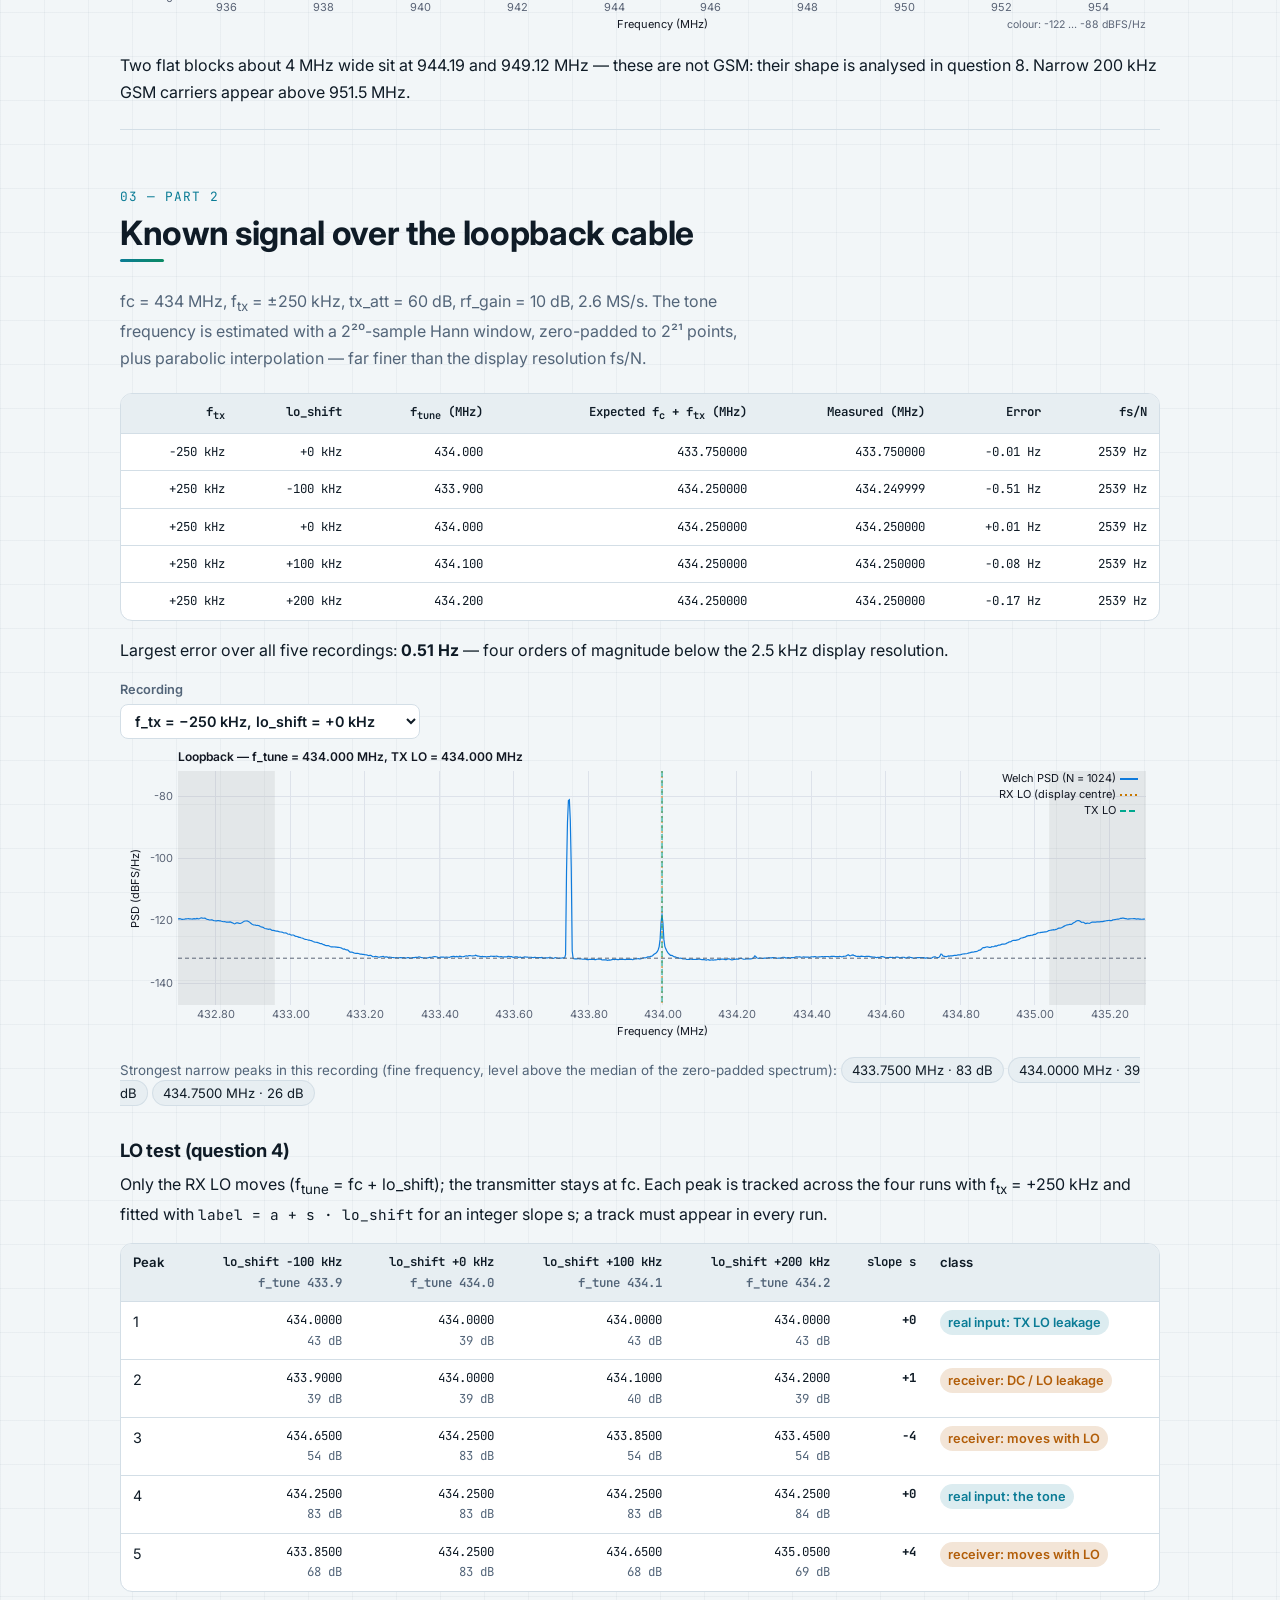
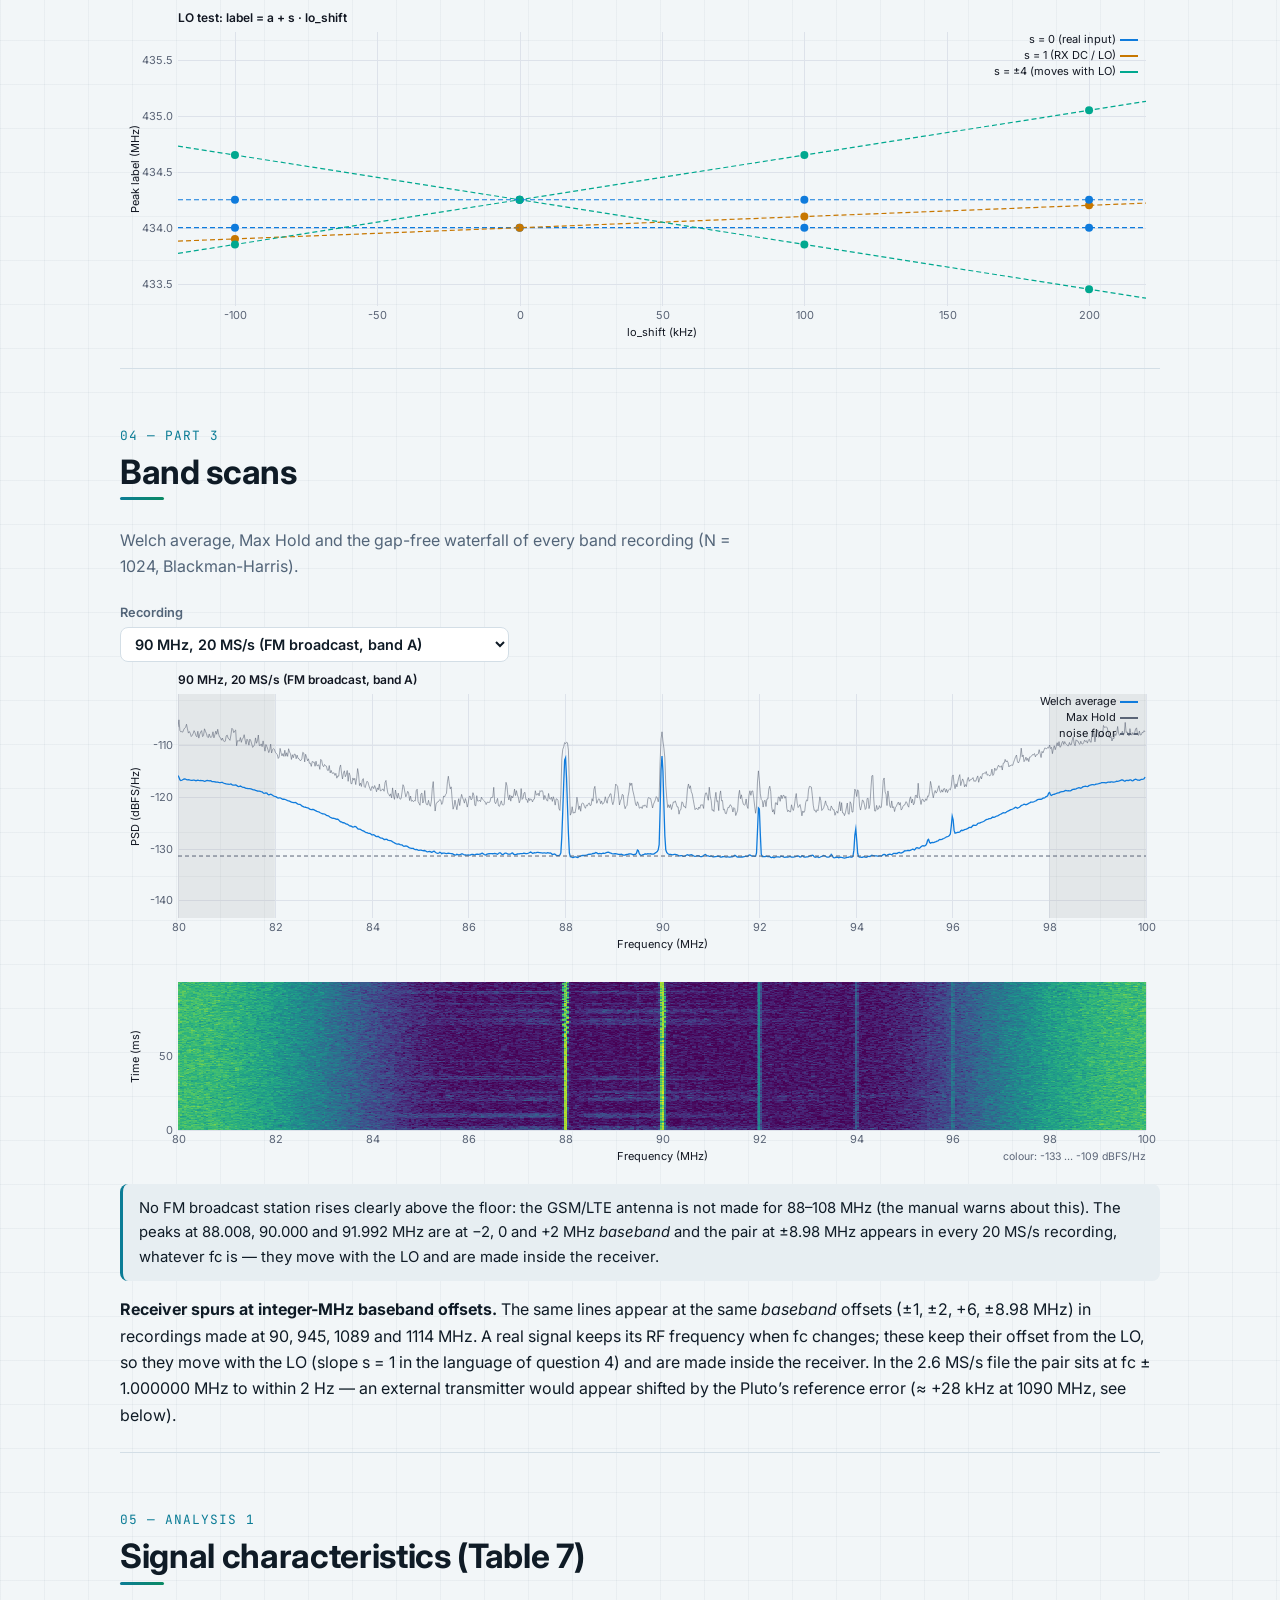
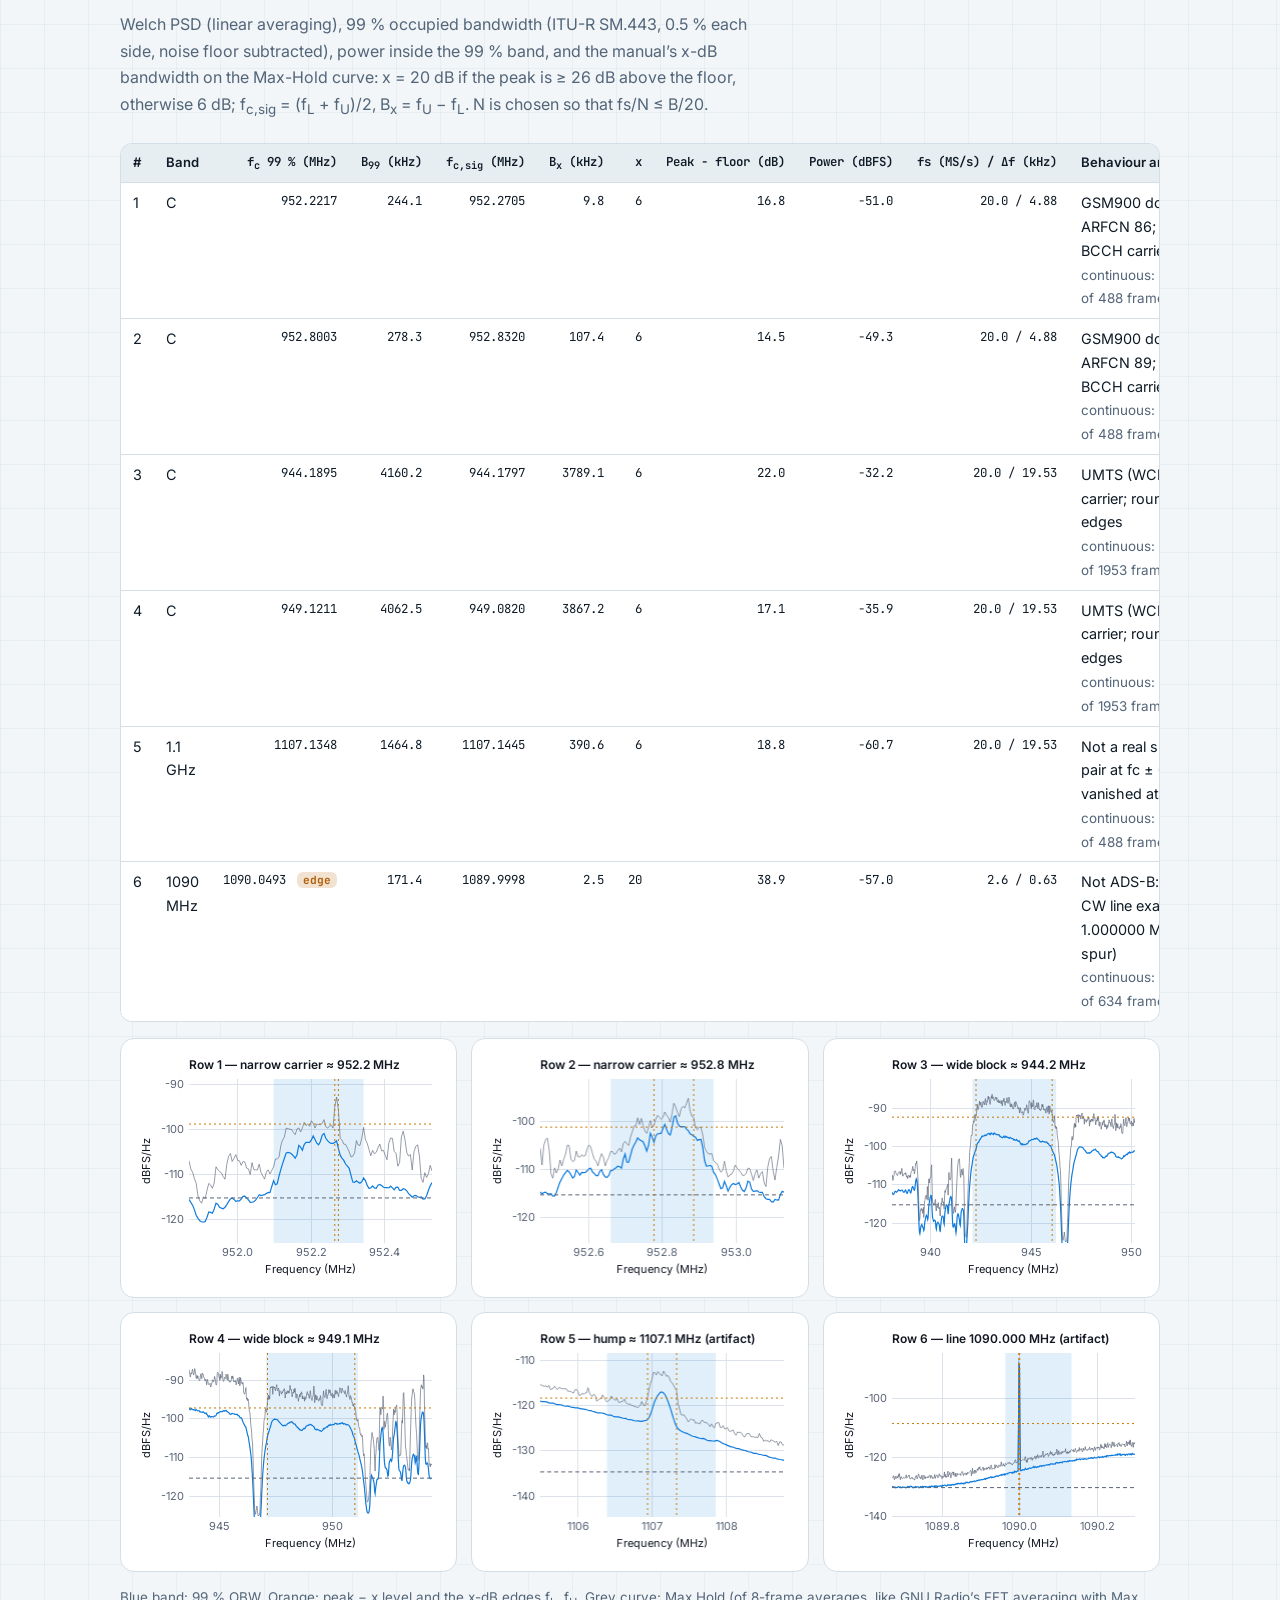
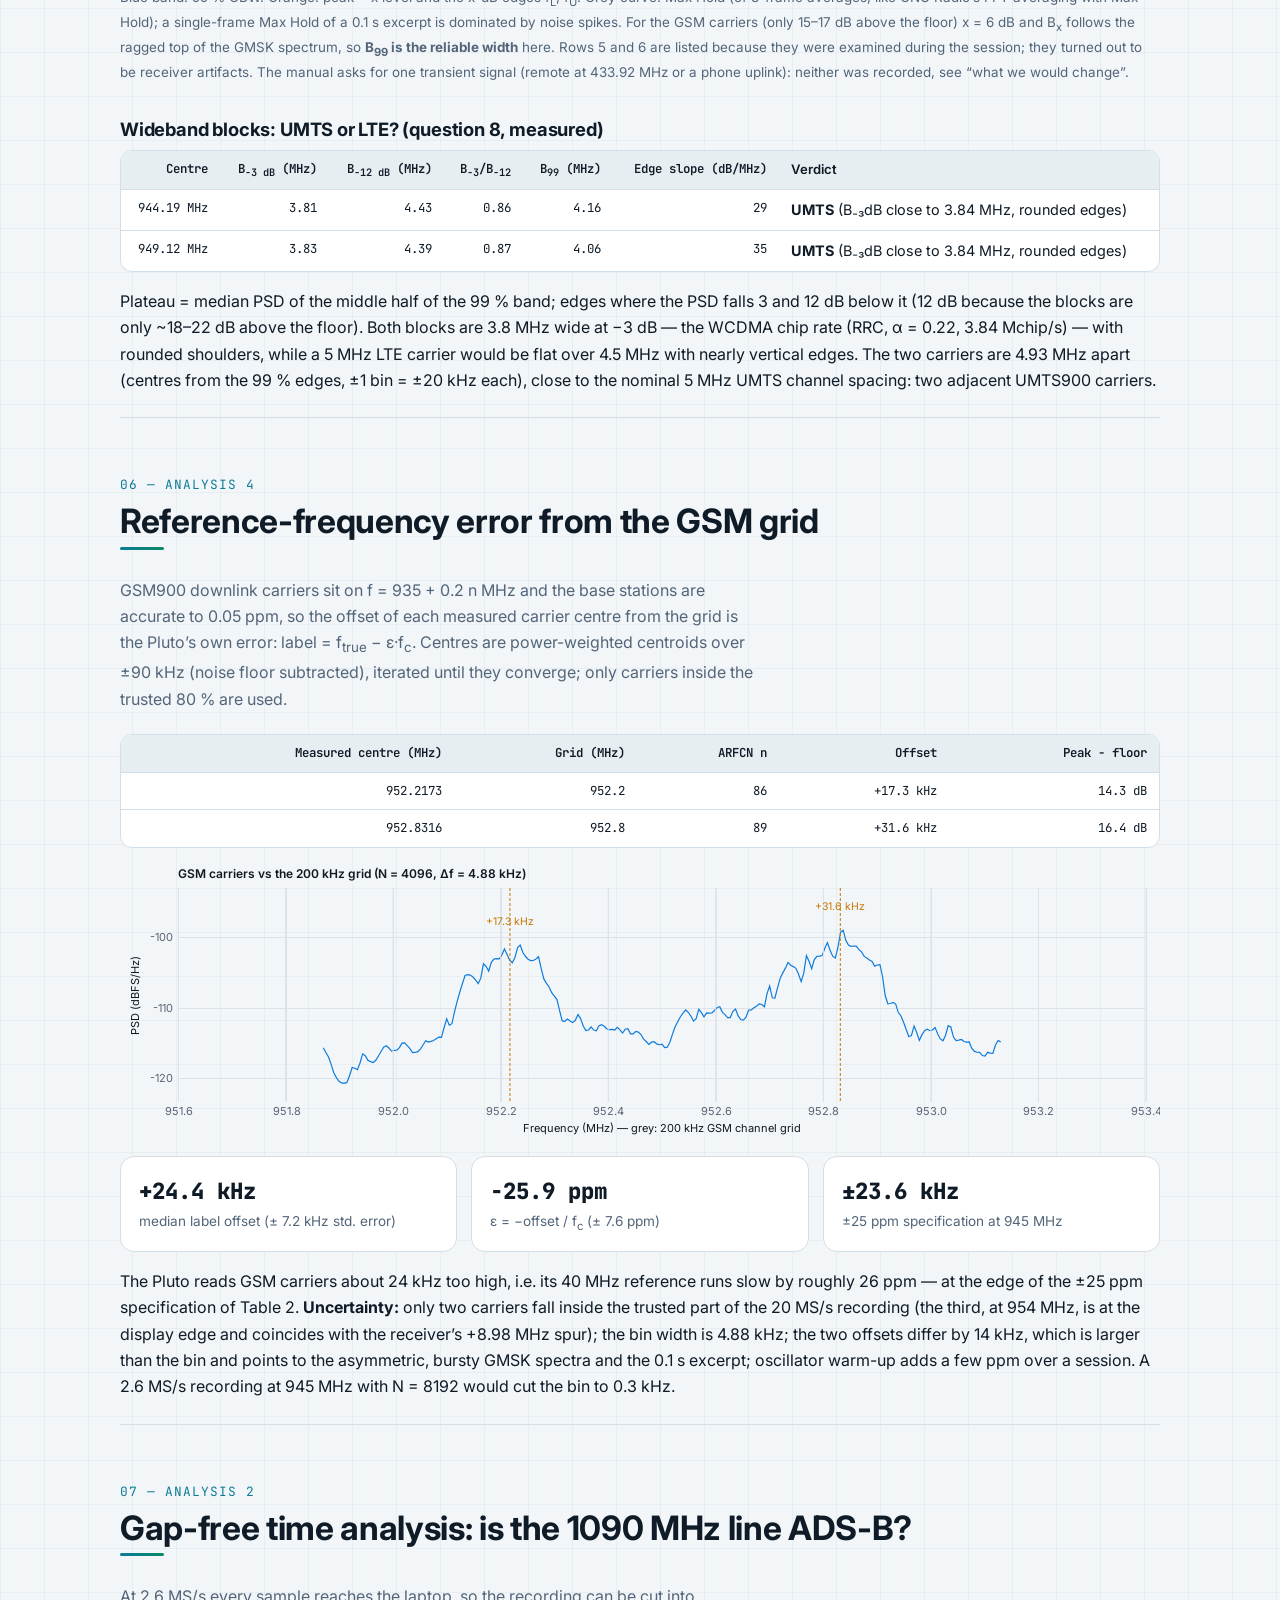
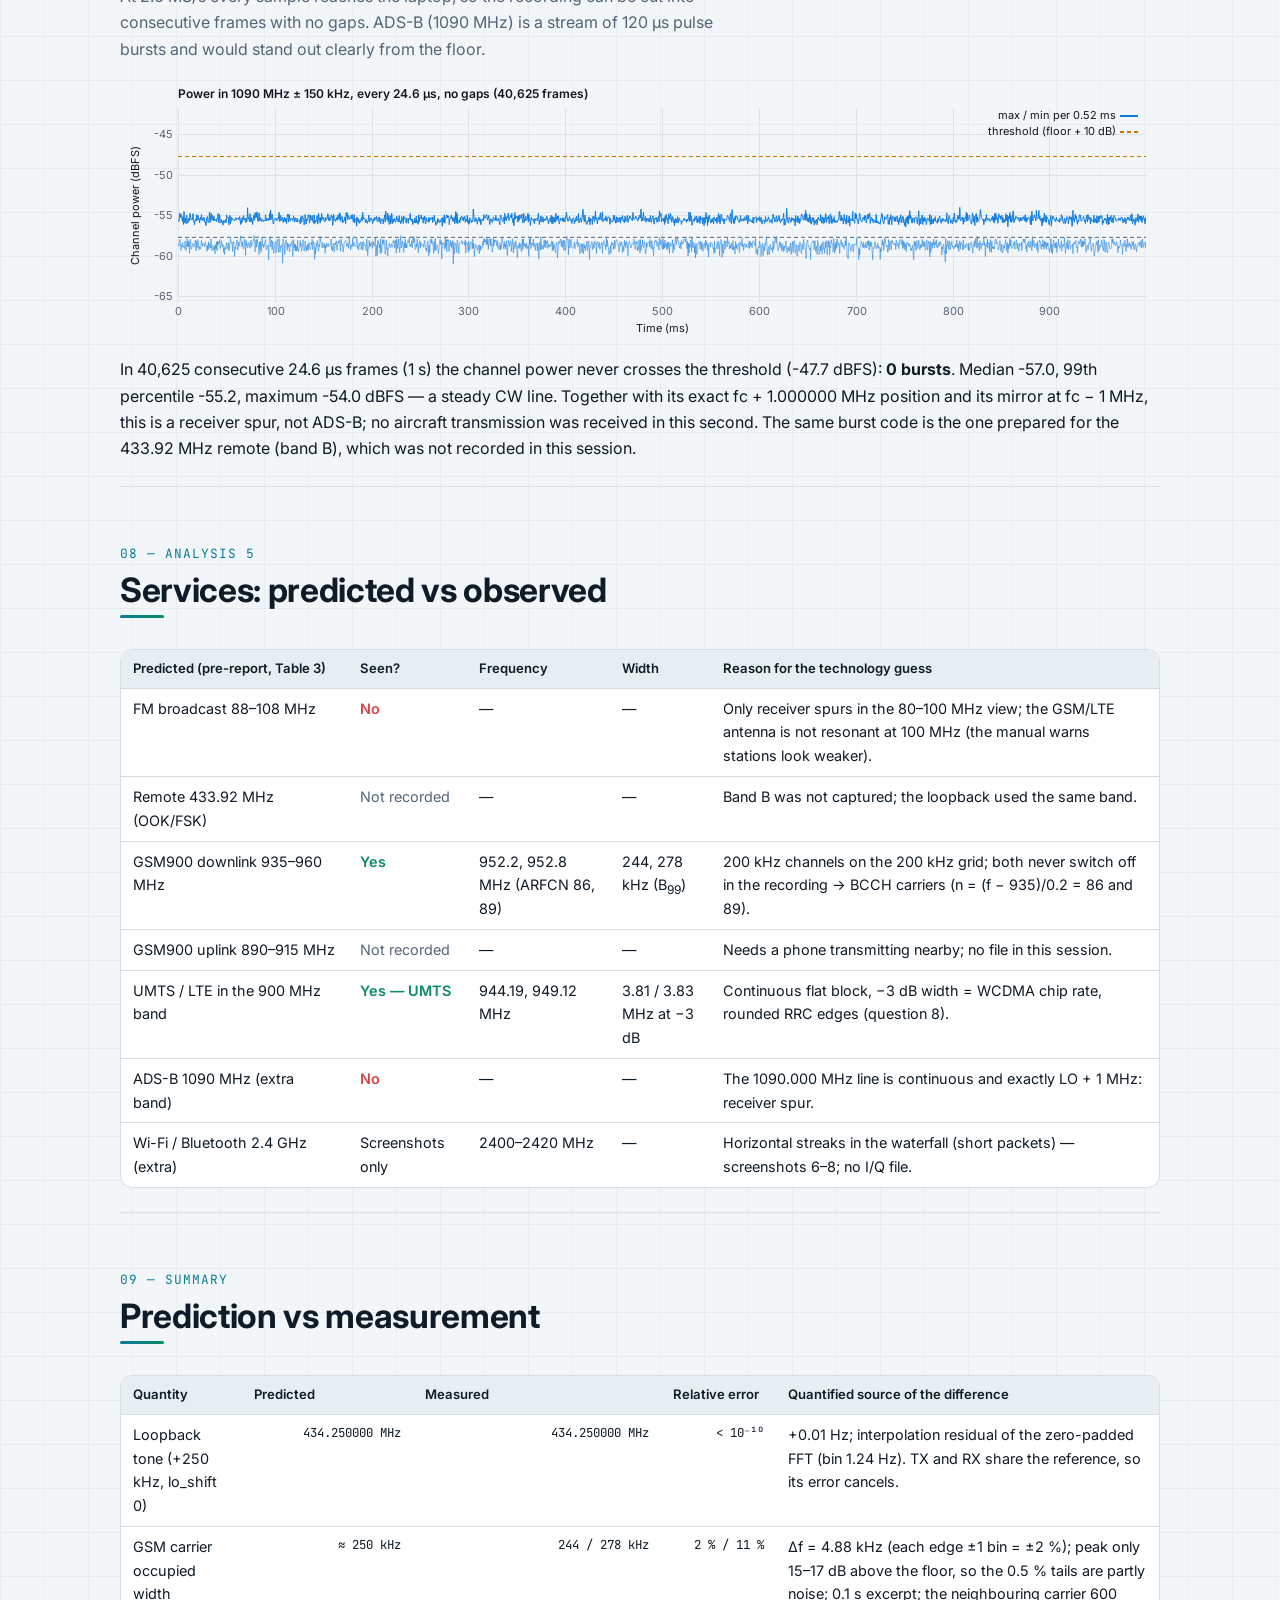
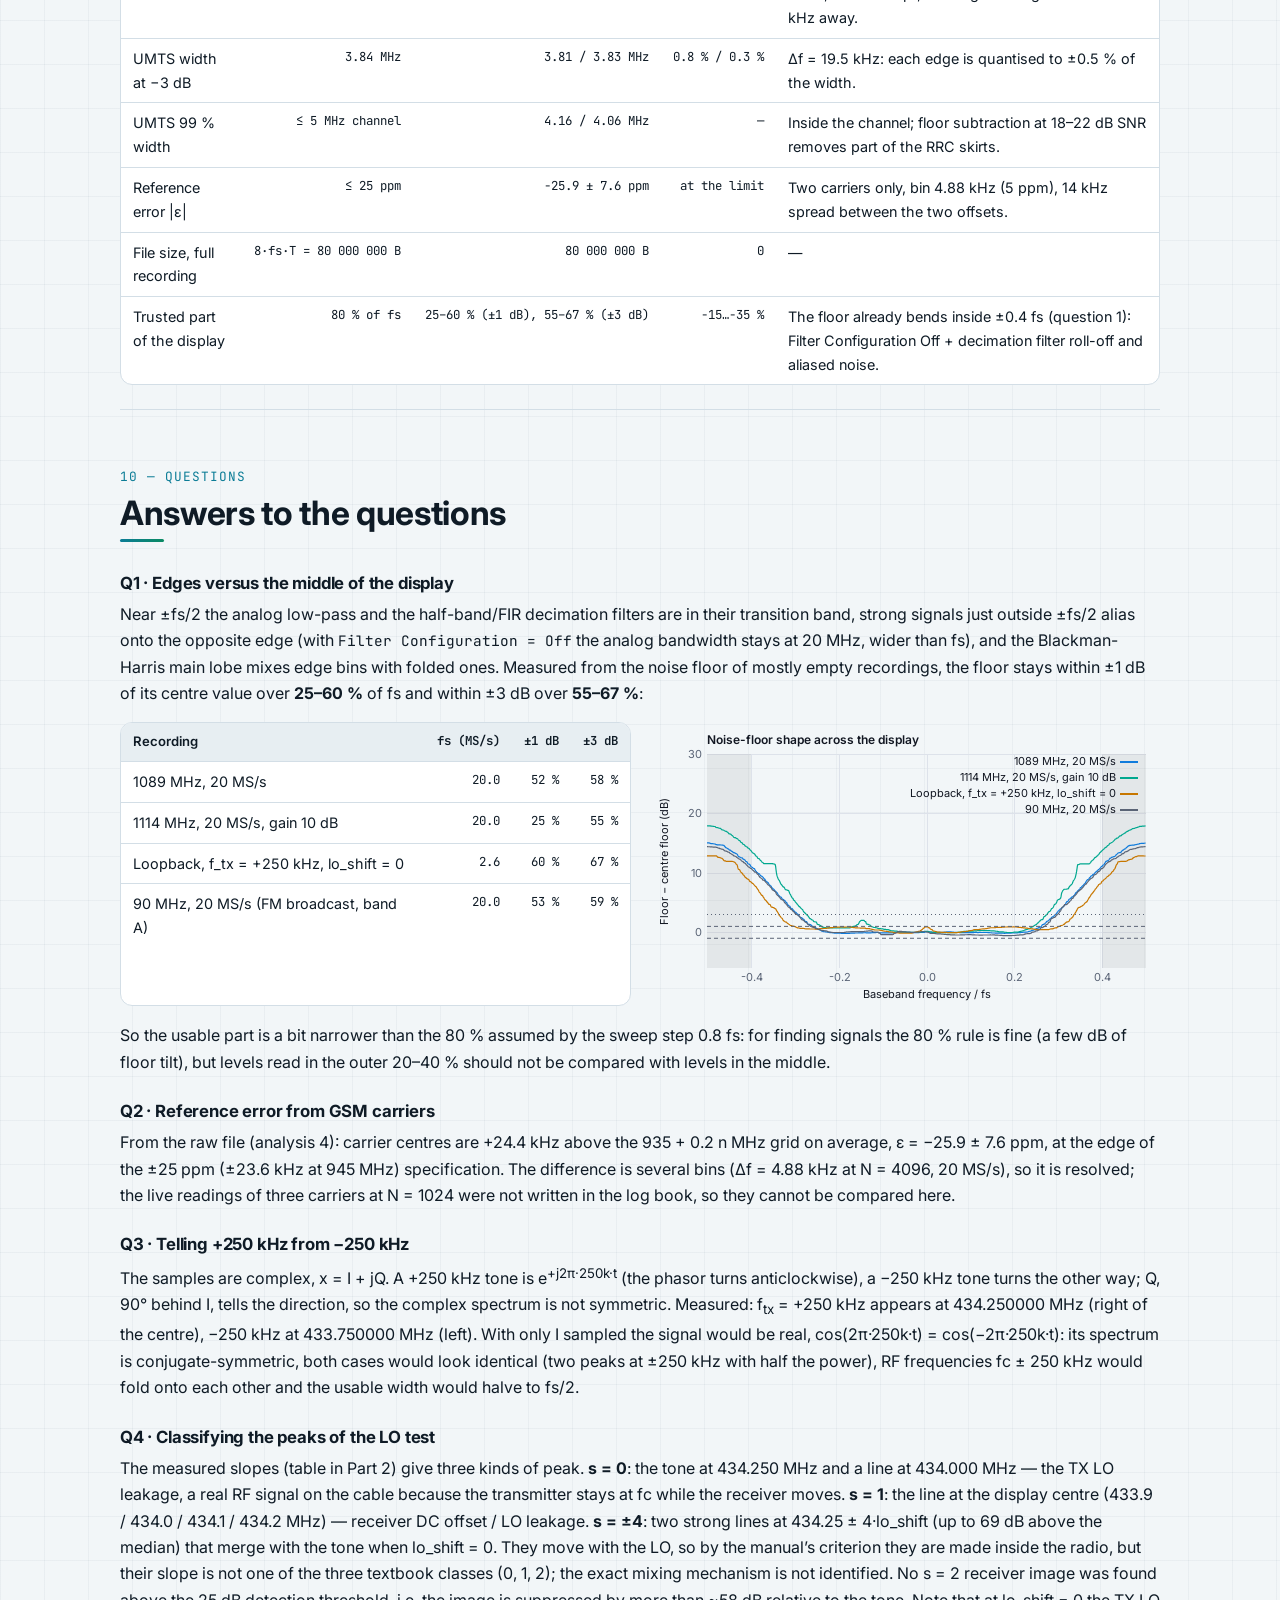
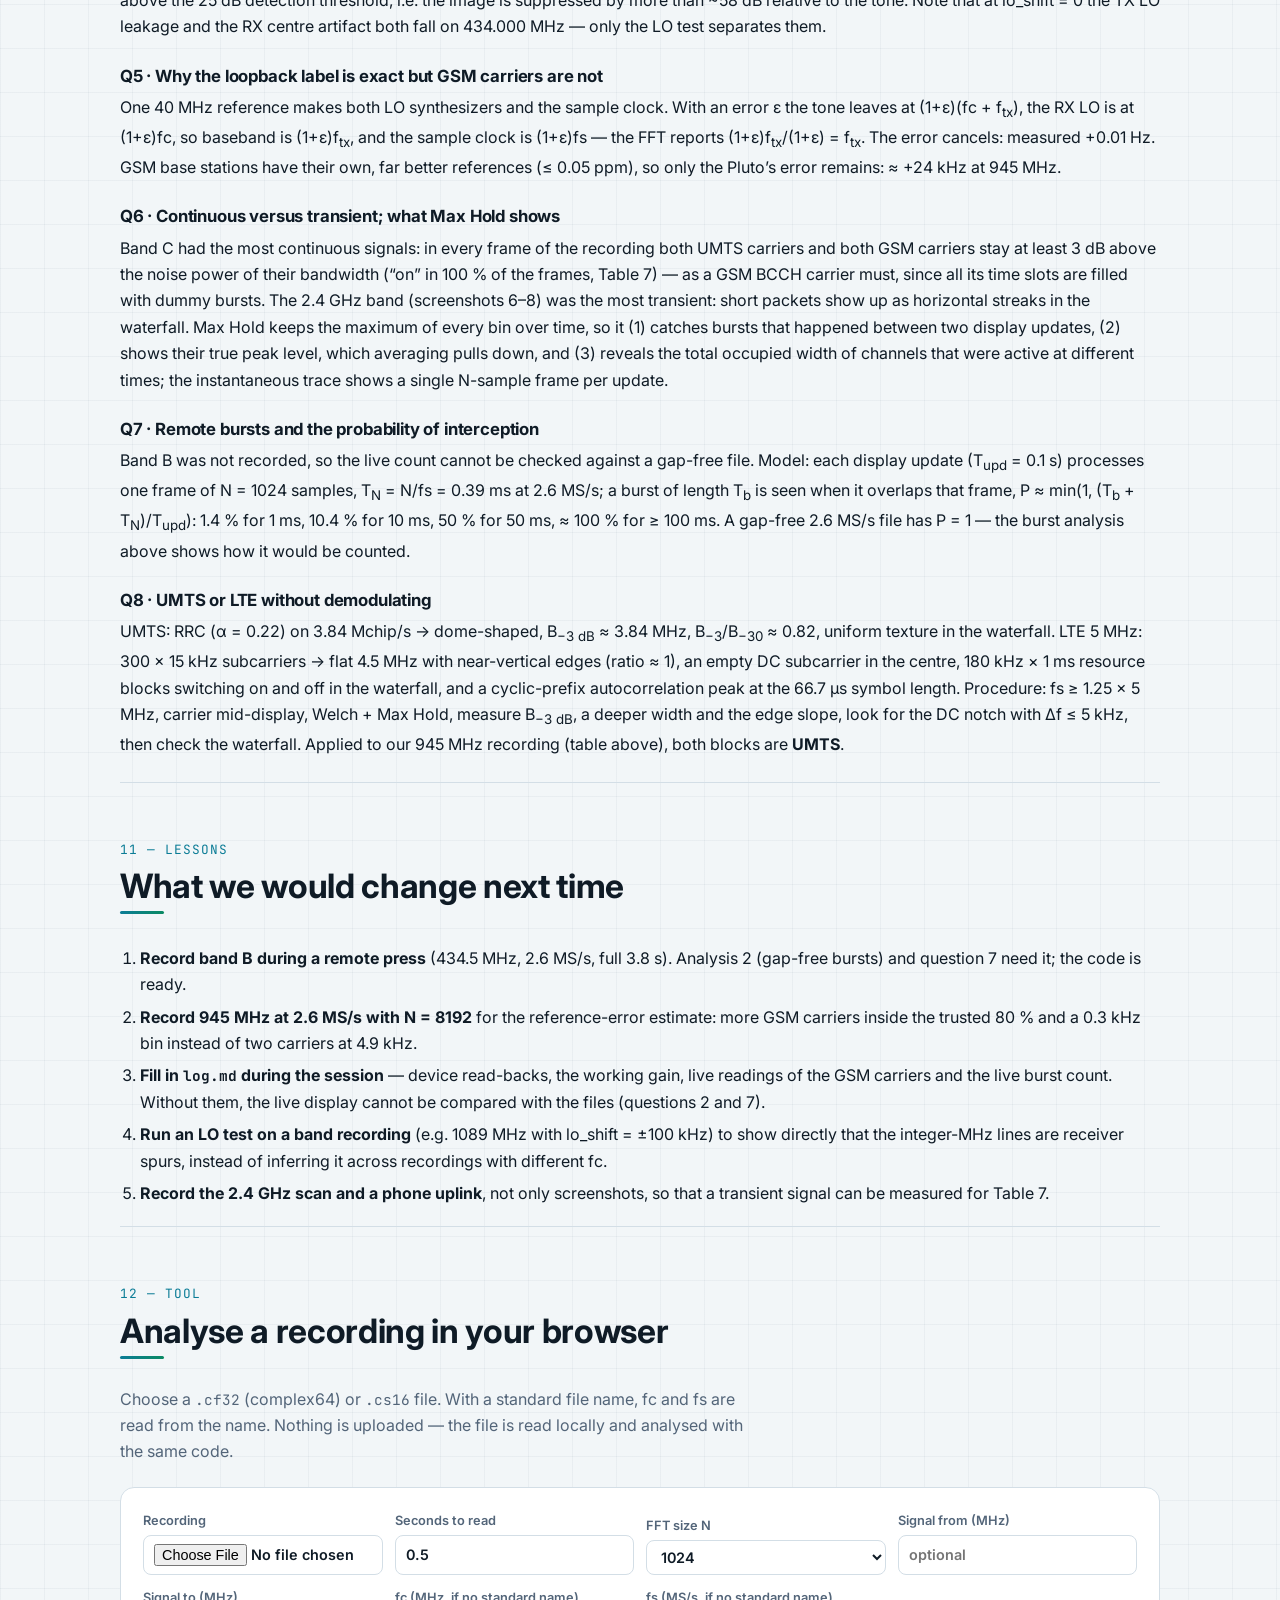
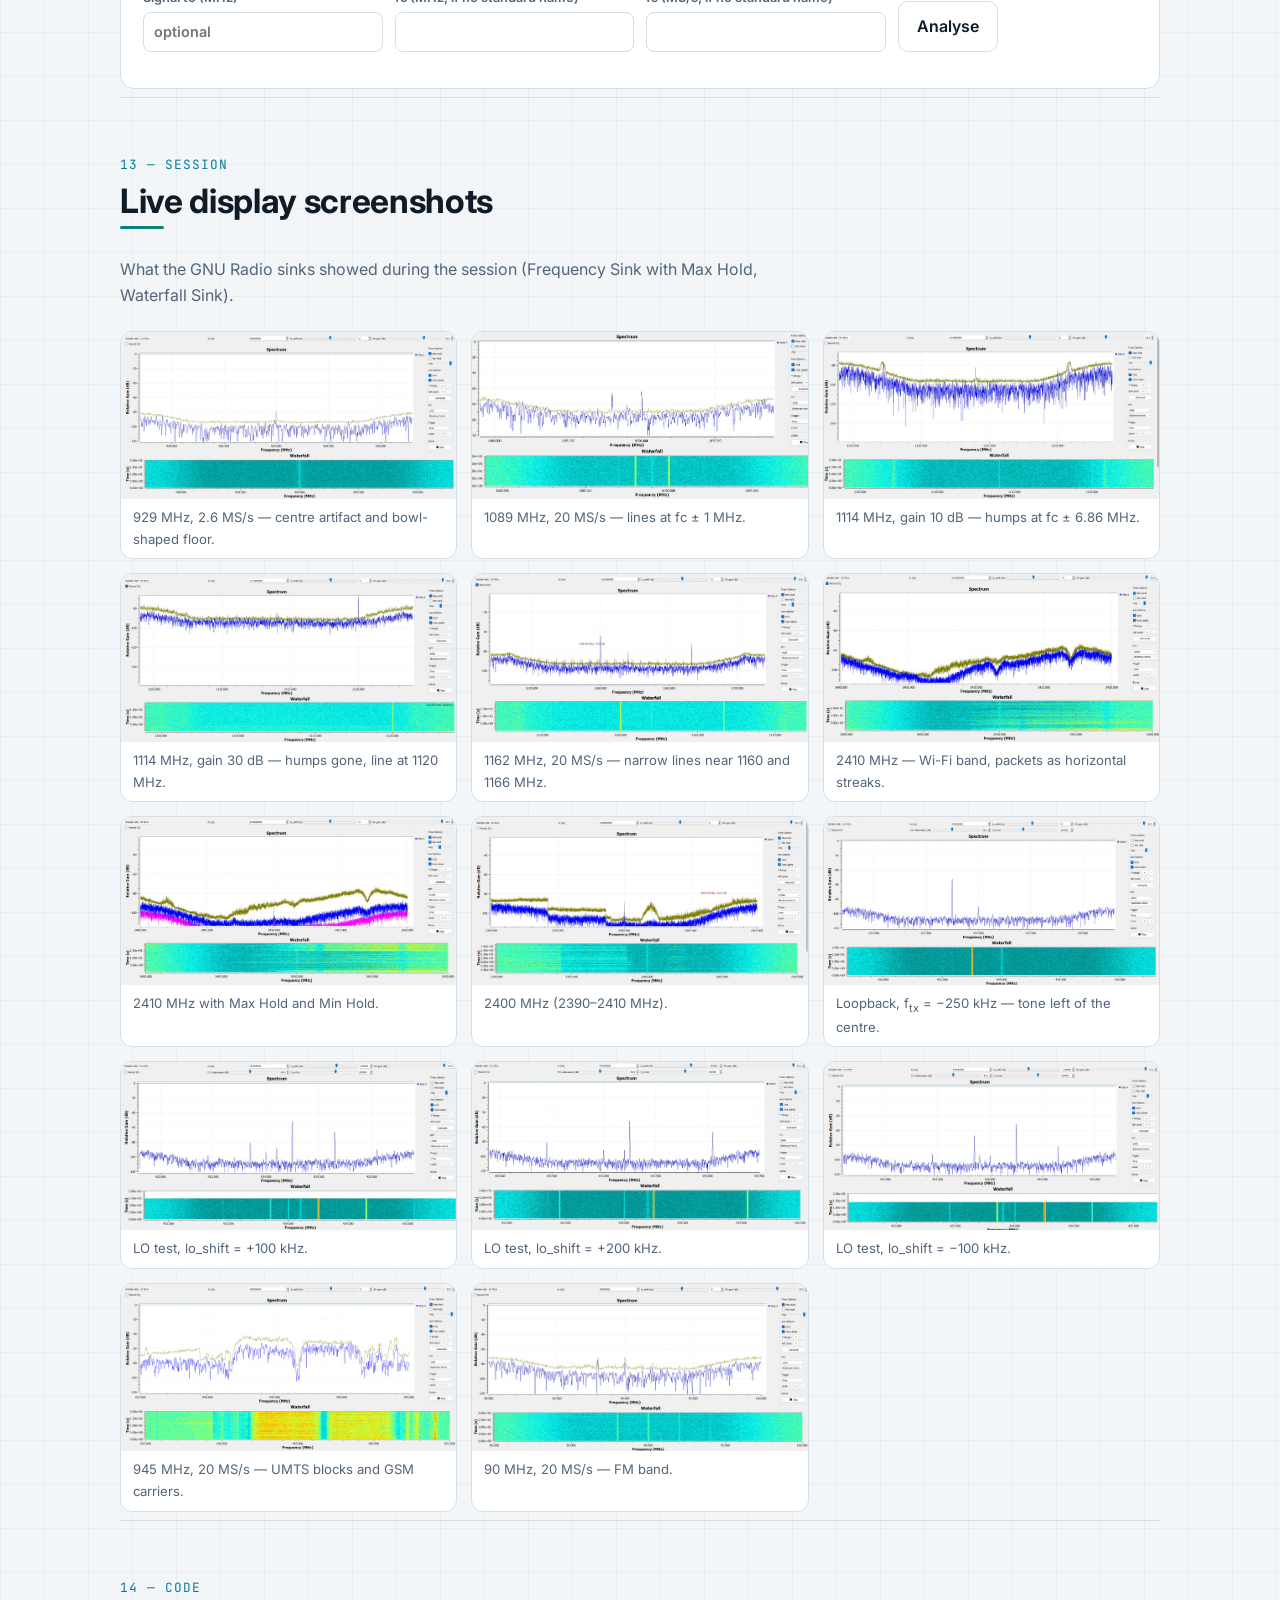
<file: sdr-lab/lab-01/index.html>
<!doctype html>
<html lang="en">
<head>
  <meta charset="utf-8">
  <meta name="viewport" content="width=device-width, initial-scale=1">
  <title>Lab 1 — Spectrum Monitoring</title>
  <meta name="description" content="SDR Lab, Lab 1: spectrum monitoring with an ADALM-Pluto and GNU Radio. Every number and plot is computed in the browser from the raw I/Q recordings.">
  <link rel="icon" href="data:image/svg+xml,%3Csvg xmlns='http://www.w3.org/2000/svg' viewBox='0 0 32 32'%3E%3Crect width='32' height='32' rx='8' fill='%230f7bdc'/%3E%3Cpath d='M4 17c3-8 5-8 8 0s5 8 8 0 5-8 8 0' stroke='white' stroke-width='2.6' fill='none' stroke-linecap='round'/%3E%3C/svg%3E">
  <link rel="preconnect" href="https://fonts.googleapis.com">
  <link rel="preconnect" href="https://fonts.gstatic.com" crossorigin>
  <link href="https://fonts.googleapis.com/css2?family=Inter:wght@400;500;600;700;800&family=JetBrains+Mono:wght@400;600;700&display=swap" rel="stylesheet">
  <link rel="stylesheet" href="../../assets/css/style.css">
  <link rel="stylesheet" href="../../assets/css/sdr-theme.css">
</head>
<body class="sdr">

<header class="nav">
  <div class="container">
    <a class="brand" href="../../"><span class="brand-mark">MK</span> M. A. Khoshkam</a>
    <button class="icon-btn menu-btn" id="menu-btn" aria-label="Open menu" aria-expanded="false">
      <svg viewBox="0 0 24 24" fill="none" stroke="currentColor" stroke-width="2" stroke-linecap="round"><path d="M4 7h16M4 12h16M4 17h16"/></svg>
    </button>
    <nav class="nav-links">
      <a href="../../">Home</a>
      <a class="pill" href="../">SDR Lab</a>
      <a href="#results">Results</a>
      <a href="#questions">Questions</a>
      <a href="#files">Files</a>
      <button class="icon-btn" id="theme-toggle" aria-label="Toggle dark mode">
        <svg viewBox="0 0 24 24" fill="none" stroke="currentColor" stroke-width="2" stroke-linecap="round" stroke-linejoin="round"><path d="M21 12.8A9 9 0 1 1 11.2 3a7 7 0 0 0 9.8 9.8z"/></svg>
      </button>
    </nav>
  </div>
</header>

<main>
  <section class="page-head scope strip">
    <canvas data-scope data-fc="947.5" data-span="20" aria-hidden="true"></canvas>
    <div class="container">
      <a class="eyebrow" href="../">← SDR Lab · Lab 01</a>
      <h1>Spectrum Monitoring</h1>
      <p class="lead" style="color:var(--text-dim);max-width:760px">
        Receiving the radio spectrum around us with an ADALM-Pluto (AD9363) and GNU Radio 3.10: frequency axis and
        complex baseband, a loopback test with a known tone, band scans with Max Hold and waterfall, and identification
        of real signals. <b>Every number and plot on this page is computed by JavaScript from the raw I/Q recordings</b> —
        the same code can re-run in your browser.
      </p>
      <div class="course-meta">
        <span><b>Team SDR:</b> Mohammad Amin Khoshkam, Sobhan Yarmohammadi</span>
        <span><b>Session:</b> 1 November 2026 (14:35–15:17, from the file timestamps)</span>
        <span><b>Device:</b> ADALM-Pluto, ip:192.168.1.10, RX1 (antenna) / TX1→RX1 (loopback cable)</span>
        <span><b>Software:</b> GNU Radio 3.10 + gr-iio, own <span class="mono">SDR Lab IQ Recorder</span> block</span>
      </div>
    </div>
  </section>

  <div class="container lab-page">

    <!-- ===================== how the page works ===================== -->
    <div class="card rc-card">
      <div>
        <h3>Computed from the raw recordings</h3>
        <p>The 11 recordings were made with our recorder block (<span class="mono">.cf32</span>, complex64). The page loads
          <span class="mono">results.json</span>, produced by <span class="mono">lab01-analysis.js</span> in Node on <span data-k="generated">…</span>.
          Press the button to download the I/Q excerpts (<span id="rc-size">…</span> MB) and run exactly the same code here; the page then compares every
          checked value with the published one.</p>
        <p class="dim small">The analysis code is a line-by-line JavaScript port of our <span class="mono">analysis/lab01_analysis.py</span>;
          on the same samples both give identical numbers (noise floor, 99 % OBW, B<sub>x</sub>, power, GSM offsets, loopback peaks).</p>
      </div>
      <div class="rc-actions">
        <button class="btn primary" id="recompute">Recompute from the raw I/Q</button>
        <div id="rc-progress" hidden><div class="progress"><i id="rc-bar"></i></div><p class="small" id="rc-msg"></p></div>
      </div>
    </div>

    <!-- ===================== 0. setup ===================== -->
    <section class="lab-sec" id="setup">
      <div class="section-head"><span class="kicker">00 — setup</span><h2>Objectives, set-up and flowgraphs</h2></div>
      <div class="grid grid-2">
        <div>
          <ul class="bul">
            <li>Run the Pluto’s direct-conversion I/Q receiver from GNU Radio, set frequency, sample rate and gain, and read the real settings back from the device.</li>
            <li>Use a known tone sent from the Pluto’s own transmitter over a loopback cable to test the frequency axis, positive/negative baseband frequencies and the display-centre artifact.</li>
            <li>Scan the bands of Table 6 with waterfall and Max Hold, identify real signals, measure their centre frequency and bandwidth and guess the technology from the spectral signature.</li>
            <li>Record raw I/Q with the standard name <span class="mono">teamID_labNN_fc_fs_gain_timestamp.cf32</span> for the post-session analysis.</li>
          </ul>
          <p class="dim small">Safety rules used: TX attenuation ≥ 40 dB (60 dB default), RX gain ≤ 10 dB on the loopback cable and ≤ 30 dB on the antenna, no antenna on TX1.</p>
        </div>
        <div class="card">
          <div class="col-title">Flowgraphs</div>
          <table class="tbl small">
            <tr><th>lab01_monitor</th><td>PlutoSDR Source (manual gain, Filter Configuration = Off, RF bandwidth 20 MHz) → Frequency / Waterfall / Time sinks + IQ Recorder. <span class="mono">f_tune = int(fc + lo_shift)</span>, samp_rate chooser 2.6 / 5 / 10 / 20 MS/s, <span class="mono">rec_sec = min(4, 80e6 / (8·fs))</span>.</td></tr>
            <tr><th>lab01_loopback</th><td>Same, plus Signal Source (complex cosine, f_tx, amplitude 0.5) → PlutoSDR Sink with LO = <span class="mono">int(fc)</span> (no lo_shift), tx_att 40…89 dB, rf_gain 0…10 dB.</td></tr>
            <tr><th>Theory</th><td>Label of a bin: f<sub>label</sub> = f<sub>c</sub> + f<sub>bb</sub>, −fs/2 ≤ f<sub>bb</sub> &lt; fs/2, Δf = fs/N. Sweep step 0.8 fs (middle 80 % trusted).</td></tr>
          </table>
        </div>
      </div>
    </section>

    <!-- ===================== 1. recordings ===================== -->
    <section class="lab-sec" id="recordings">
      <div class="section-head"><span class="kicker">01 — data</span><h2>Recordings</h2>
        <p><span data-k="inv-check">…</span> The browser analyses the first part of each file (last column), stored losslessly as 12-bit integers.</p></div>
      <div class="tbl-wrap">
        <table class="tbl">
          <thead><tr><th>File</th><th>Part</th><th class="num">f<sub>c</sub> (MHz)</th><th class="num">f<sub>s</sub> (MS/s)</th><th class="num">Gain (dB)</th><th class="num">Duration (s)</th><th class="num">Samples N</th><th class="num">Size = 8·N</th><th class="num">Analysed</th></tr></thead>
          <tbody id="inv-body"></tbody>
        </table>
      </div>
      <p class="dim small">Duration check: <span class="mono">rec_sec</span> limits every file to 80 MB, i.e. 3.846 s at 2.6 MS/s and 0.5 s at 20 MS/s — exactly what the full-length files show.
        Three loopback files are shorter (1.8–3.5 s) because the recording was stopped (or a setting changed, which closes the file) before <span class="mono">rec_sec</span> ran out.
        The files carry the placeholder team ID <span class="mono">Team-XX</span> because the <span class="mono">team</span> variable of the flowgraph was not changed to our team name (SDR) before the session; the names are kept exactly as recorded.</p>
    </section>

    <!-- ===================== 2. part 1 ===================== -->
    <section class="lab-sec" id="results">
      <div class="section-head"><span class="kicker">02 — part 1</span><h2>First spectrum: GSM900 downlink at 20 MS/s</h2>
        <p>fc = 945 MHz, 20 MS/s, gain 20 dB: almost the whole 935–955 MHz range in one view. Grey bands = untrusted outer 20 % of the display.</p></div>
      <div id="p1-plot"></div>
      <p>Two flat blocks about 4 MHz wide sit at <span data-k="umtsA-fc">…</span> and <span data-k="umtsB-fc">…</span> MHz — these are not GSM: their shape is analysed in question 8.
        Narrow 200 kHz GSM carriers appear above 951.5 MHz.</p>
    </section>

    <!-- ===================== 3. part 2 ===================== -->
    <section class="lab-sec" id="loopback">
      <div class="section-head"><span class="kicker">03 — part 2</span><h2>Known signal over the loopback cable</h2>
        <p>fc = 434 MHz, f<sub>tx</sub> = ±250 kHz, tx_att = 60 dB, rf_gain = 10 dB, 2.6 MS/s. The tone frequency is estimated with a 2²⁰-sample Hann window,
          zero-padded to 2²¹ points, plus parabolic interpolation — far finer than the display resolution fs/N.</p></div>
      <div class="tbl-wrap">
        <table class="tbl">
          <thead><tr><th class="num">f<sub>tx</sub></th><th class="num">lo_shift</th><th class="num">f<sub>tune</sub> (MHz)</th><th class="num">Expected f<sub>c</sub> + f<sub>tx</sub> (MHz)</th><th class="num">Measured (MHz)</th><th class="num">Error</th><th class="num">fs/N</th></tr></thead>
          <tbody id="lb-body"></tbody>
        </table>
      </div>
      <p>Largest error over all five recordings: <b><span data-k="lb-worst">…</span> Hz</b> — four orders of magnitude below the 2.5 kHz display resolution.</p>
      <div class="controls"><label>Recording <select id="lb-select"></select></label></div>
      <div id="lb-plot"></div>
      <p class="small dim">Strongest narrow peaks in this recording (fine frequency, level above the median of the zero-padded spectrum): <span id="lb-peaks"></span></p>

      <h3 class="sub-h">LO test (question 4)</h3>
      <p>Only the RX LO moves (f<sub>tune</sub> = fc + lo_shift); the transmitter stays at fc. Each peak is tracked across the four runs with f<sub>tx</sub> = +250 kHz and fitted with
        <span class="mono">label = a + s · lo_shift</span> for an integer slope s; a track must appear in every run.</p>
      <div class="tbl-wrap"><table class="tbl"><thead><tr id="lo-head"></tr></thead><tbody id="lo-body"></tbody></table></div>
      <div id="lo-plot"></div>
    </section>

    <!-- ===================== 4. part 3 ===================== -->
    <section class="lab-sec" id="bands">
      <div class="section-head"><span class="kicker">04 — part 3</span><h2>Band scans</h2>
        <p>Welch average, Max Hold and the gap-free waterfall of every band recording (N = 1024, Blackman-Harris).</p></div>
      <div class="controls"><label>Recording <select id="band-select"></select></label></div>
      <div id="band-plot"></div>
      <p class="callout" id="band-note"></p>
      <p><b>Receiver spurs at integer-MHz baseband offsets.</b> The same lines appear at the same <i>baseband</i> offsets (±1, ±2, +6, ±8.98 MHz) in recordings made at
        90, 945, 1089 and 1114 MHz. A real signal keeps its RF frequency when fc changes; these keep their offset from the LO, so they move with the LO
        (slope s = 1 in the language of question 4) and are made inside the receiver. In the 2.6 MS/s file the pair sits at fc ± 1.000000 MHz to within
        2 Hz — an external transmitter would appear shifted by the Pluto’s reference error (≈ +28 kHz at 1090 MHz, see below).</p>
    </section>

    <!-- ===================== 5. table 7 ===================== -->
    <section class="lab-sec" id="table7">
      <div class="section-head"><span class="kicker">05 — analysis 1</span><h2>Signal characteristics (Table 7)</h2>
        <p>Welch PSD (linear averaging), 99 % occupied bandwidth (ITU-R SM.443, 0.5 % each side, noise floor subtracted), power inside the 99 % band,
          and the manual’s x-dB bandwidth on the Max-Hold curve: x = 20 dB if the peak is ≥ 26 dB above the floor, otherwise 6 dB;
          f<sub>c,sig</sub> = (f<sub>L</sub> + f<sub>U</sub>)/2, B<sub>x</sub> = f<sub>U</sub> − f<sub>L</sub>. N is chosen so that fs/N ≤ B/20.</p></div>
      <div class="tbl-wrap">
        <table class="tbl">
          <thead><tr><th>#</th><th>Band</th><th class="num">f<sub>c</sub> 99 % (MHz)</th><th class="num">B<sub>99</sub> (kHz)</th><th class="num">f<sub>c,sig</sub> (MHz)</th><th class="num">B<sub>x</sub> (kHz)</th><th class="num">x</th><th class="num">Peak − floor (dB)</th><th class="num">Power (dBFS)</th><th class="num">fs (MS/s) / Δf (kHz)</th><th>Behaviour and technology</th><th>I/Q file</th></tr></thead>
          <tbody id="t7-body"></tbody>
        </table>
      </div>
      <div class="t7grid" id="t7-plots"></div>
      <p class="small dim">Blue band: 99 % OBW. Orange: peak − x level and the x-dB edges f<sub>L</sub>, f<sub>U</sub>. Grey curve: Max Hold (of 8-frame averages, like GNU Radio’s
        FFT averaging with Max Hold); a single-frame Max Hold of a 0.1 s excerpt is dominated by noise spikes. For the GSM carriers (only 15–17 dB above the floor)
        x = 6 dB and B<sub>x</sub> follows the ragged top of the GMSK spectrum, so <b>B<sub>99</sub> is the reliable width</b> here. Rows 5 and 6 are listed because they were
        examined during the session; they turned out to be receiver artifacts. The manual asks for one transient signal (remote at 433.92 MHz or a phone uplink):
        neither was recorded, see “what we would change”.</p>

      <h3 class="sub-h">Wideband blocks: UMTS or LTE? (question 8, measured)</h3>
      <div class="tbl-wrap">
        <table class="tbl">
          <thead><tr><th class="num">Centre</th><th class="num">B<sub>−3 dB</sub> (MHz)</th><th class="num">B<sub>−12 dB</sub> (MHz)</th><th class="num">B<sub>−3</sub>/B<sub>−12</sub></th><th class="num">B<sub>99</sub> (MHz)</th><th class="num">Edge slope (dB/MHz)</th><th>Verdict</th></tr></thead>
          <tbody id="q8-body"></tbody>
        </table>
      </div>
      <p>Plateau = median PSD of the middle half of the 99 % band; edges where the PSD falls 3 and 12 dB below it (12 dB because the blocks are only ~18–22 dB above the floor).
        Both blocks are 3.8 MHz wide at −3 dB — the WCDMA chip rate (RRC, α = 0.22, 3.84 Mchip/s) — with rounded shoulders, while a 5 MHz LTE carrier would be flat over
        4.5 MHz with nearly vertical edges. The two carriers are <span data-k="umts-spacing">…</span> MHz apart (centres from the 99 % edges, ±1 bin = ±20 kHz each),
        close to the nominal 5 MHz UMTS channel spacing: two adjacent UMTS900 carriers.</p>
    </section>

    <!-- ===================== 6. gsm / ppm ===================== -->
    <section class="lab-sec" id="ppm">
      <div class="section-head"><span class="kicker">06 — analysis 4</span><h2>Reference-frequency error from the GSM grid</h2>
        <p>GSM900 downlink carriers sit on f = 935 + 0.2 n MHz and the base stations are accurate to 0.05 ppm, so the offset of each measured carrier centre from the grid
          is the Pluto’s own error: label = f<sub>true</sub> − ε·f<sub>c</sub>. Centres are power-weighted centroids over ±90 kHz (noise floor subtracted), iterated until they converge;
          only carriers inside the trusted 80 % are used.</p></div>
      <div class="tbl-wrap">
        <table class="tbl"><thead><tr><th class="num">Measured centre (MHz)</th><th class="num">Grid (MHz)</th><th class="num">ARFCN n</th><th class="num">Offset</th><th class="num">Peak − floor</th></tr></thead><tbody id="gsm-body"></tbody></table>
      </div>
      <div id="gsm-plot"></div>
      <div class="kpi">
        <div class="card stat"><div class="n"><span data-k="gsm-offset">…</span> kHz</div><div class="l">median label offset (± <span data-k="gsm-offset-unc">…</span> kHz std. error)</div></div>
        <div class="card stat"><div class="n"><span data-k="gsm-eps">…</span> ppm</div><div class="l">ε = −offset / f<sub>c</sub> (± <span data-k="gsm-eps-unc">…</span> ppm)</div></div>
        <div class="card stat"><div class="n">±<span data-k="gsm-spec">…</span> kHz</div><div class="l">±25 ppm specification at 945 MHz</div></div>
      </div>
      <p>The Pluto reads GSM carriers about 24 kHz too high, i.e. its 40 MHz reference runs slow by roughly 26 ppm — at the edge of the ±25 ppm specification of Table 2.
        <b>Uncertainty:</b> only two carriers fall inside the trusted part of the 20 MS/s recording (the third, at 954 MHz, is at the display edge and coincides with the
        receiver’s +8.98 MHz spur); the bin width is <span data-k="gsm-res">…</span> kHz; the two offsets differ by 14 kHz, which is larger than the bin and points to the
        asymmetric, bursty GMSK spectra and the 0.1 s excerpt; oscillator warm-up adds a few ppm over a session. A 2.6 MS/s recording at 945 MHz with N = 8192 would cut
        the bin to 0.3 kHz.</p>
    </section>

    <!-- ===================== 7. time ===================== -->
    <section class="lab-sec" id="time">
      <div class="section-head"><span class="kicker">07 — analysis 2</span><h2>Gap-free time analysis: is the 1090 MHz line ADS-B?</h2>
        <p>At 2.6 MS/s every sample reaches the laptop, so the recording can be cut into consecutive frames with no gaps. ADS-B (1090 MHz) is a stream of 120 µs pulse
          bursts and would stand out clearly from the floor.</p></div>
      <div id="burst-plot"></div>
      <p>In <span data-k="b-frames">…</span> consecutive <span data-k="b-us">…</span> µs frames (1 s) the channel power never crosses the threshold (<span data-k="b-thr">…</span> dBFS):
        <b><span data-k="b-count">…</span> bursts</b>. Median <span data-k="b-p50">…</span>, 99th percentile <span data-k="b-p99">…</span>, maximum <span data-k="b-max">…</span> dBFS — a steady CW line.
        Together with its exact fc + 1.000000 MHz position and its mirror at fc − 1 MHz, this is a receiver spur, not ADS-B; no aircraft transmission was received in this second.
        The same burst code is the one prepared for the 433.92 MHz remote (band B), which was not recorded in this session.</p>
    </section>

    <!-- ===================== 8. services ===================== -->
    <section class="lab-sec" id="services">
      <div class="section-head"><span class="kicker">08 — analysis 5</span><h2>Services: predicted vs observed</h2></div>
      <div class="tbl-wrap">
        <table class="tbl">
          <thead><tr><th>Predicted (pre-report, Table 3)</th><th>Seen?</th><th>Frequency</th><th>Width</th><th>Reason for the technology guess</th></tr></thead>
          <tbody>
            <tr><td>FM broadcast 88–108 MHz</td><td class="bad">No</td><td>—</td><td>—</td><td>Only receiver spurs in the 80–100 MHz view; the GSM/LTE antenna is not resonant at 100 MHz (the manual warns stations look weaker).</td></tr>
            <tr><td>Remote 433.92 MHz (OOK/FSK)</td><td class="dim">Not recorded</td><td>—</td><td>—</td><td>Band B was not captured; the loopback used the same band.</td></tr>
            <tr><td>GSM900 downlink 935–960 MHz</td><td class="ok">Yes</td><td>952.2, 952.8 MHz (ARFCN 86, 89)</td><td><span data-k="gsm1-b99">…</span>, <span data-k="gsm2-b99">…</span> kHz (B<sub>99</sub>)</td><td>200 kHz channels on the 200 kHz grid; both never switch off in the recording → BCCH carriers (n = (f − 935)/0.2 = 86 and 89).</td></tr>
            <tr><td>GSM900 uplink 890–915 MHz</td><td class="dim">Not recorded</td><td>—</td><td>—</td><td>Needs a phone transmitting nearby; no file in this session.</td></tr>
            <tr><td>UMTS / LTE in the 900 MHz band</td><td class="ok">Yes — UMTS</td><td><span data-k="umtsA-fc">…</span>, <span data-k="umtsB-fc">…</span> MHz</td><td><span data-k="umtsA-b3">…</span> / <span data-k="umtsB-b3">…</span> MHz at −3 dB</td><td>Continuous flat block, −3 dB width = WCDMA chip rate, rounded RRC edges (question 8).</td></tr>
            <tr><td>ADS-B 1090 MHz (extra band)</td><td class="bad">No</td><td>—</td><td>—</td><td>The 1090.000 MHz line is continuous and exactly LO + 1 MHz: receiver spur.</td></tr>
            <tr><td>Wi-Fi / Bluetooth 2.4 GHz (extra)</td><td>Screenshots only</td><td>2400–2420 MHz</td><td>—</td><td>Horizontal streaks in the waterfall (short packets) — screenshots 6–8; no I/Q file.</td></tr>
          </tbody>
        </table>
      </div>
    </section>

    <!-- ===================== 9. predicted vs measured ===================== -->
    <section class="lab-sec" id="pvm">
      <div class="section-head"><span class="kicker">09 — summary</span><h2>Prediction vs measurement</h2></div>
      <div class="tbl-wrap">
        <table class="tbl">
          <thead><tr><th>Quantity</th><th>Predicted</th><th>Measured</th><th>Relative error</th><th>Quantified source of the difference</th></tr></thead>
          <tbody>
            <tr><td>Loopback tone (+250 kHz, lo_shift 0)</td><td class="num">434.250000 MHz</td><td class="num"><span data-k="lb0-meas">…</span> MHz</td><td class="num">&lt; 10⁻¹⁰</td><td><span data-k="lb0-err">…</span> Hz; interpolation residual of the zero-padded FFT (bin 1.24 Hz). TX and RX share the reference, so its error cancels.</td></tr>
            <tr><td>GSM carrier occupied width</td><td class="num">≈ 250 kHz</td><td class="num"><span data-k="gsm1-b99">…</span> / <span data-k="gsm2-b99">…</span> kHz</td><td class="num"><span data-k="gsm1-err">…</span> % / <span data-k="gsm2-err">…</span> %</td><td>Δf = 4.88 kHz (each edge ±1 bin = ±2 %); peak only 15–17 dB above the floor, so the 0.5 % tails are partly noise; 0.1 s excerpt; the neighbouring carrier 600 kHz away.</td></tr>
            <tr><td>UMTS width at −3 dB</td><td class="num">3.84 MHz</td><td class="num"><span data-k="umtsA-b3">…</span> / <span data-k="umtsB-b3">…</span> MHz</td><td class="num"><span data-k="umtsA-err">…</span> % / <span data-k="umtsB-err">…</span> %</td><td>Δf = 19.5 kHz: each edge is quantised to ±0.5 % of the width.</td></tr>
            <tr><td>UMTS 99 % width</td><td class="num">≤ 5 MHz channel</td><td class="num"><span data-k="umtsA-b99">…</span> / <span data-k="umtsB-b99">…</span> MHz</td><td class="num">—</td><td>Inside the channel; floor subtraction at 18–22 dB SNR removes part of the RRC skirts.</td></tr>
            <tr><td>Reference error |ε|</td><td class="num">≤ 25 ppm</td><td class="num"><span data-k="gsm-eps">…</span> ± <span data-k="gsm-eps-unc">…</span> ppm</td><td class="num">at the limit</td><td>Two carriers only, bin 4.88 kHz (5 ppm), 14 kHz spread between the two offsets.</td></tr>
            <tr><td>File size, full recording</td><td class="num">8·fs·T = 80 000 000 B</td><td class="num">80 000 000 B</td><td class="num">0</td><td>—</td></tr>
            <tr><td>Trusted part of the display</td><td class="num">80 % of fs</td><td class="num"><span data-k="q1-range1">…</span> % (±1 dB), <span data-k="q1-range3">…</span> % (±3 dB)</td><td class="num">−15…−35 %</td><td>The floor already bends inside ±0.4 fs (question 1): Filter Configuration Off + decimation filter roll-off and aliased noise.</td></tr>
          </tbody>
        </table>
      </div>
    </section>

    <!-- ===================== 10. questions ===================== -->
    <section class="lab-sec" id="questions">
      <div class="section-head"><span class="kicker">10 — questions</span><h2>Answers to the questions</h2></div>

      <div class="qa">
        <h3>Q1 · Edges versus the middle of the display</h3>
        <p>Near ±fs/2 the analog low-pass and the half-band/FIR decimation filters are in their transition band, strong signals just outside ±fs/2 alias onto the opposite edge
          (with <span class="mono">Filter Configuration = Off</span> the analog bandwidth stays at 20 MHz, wider than fs), and the Blackman-Harris main lobe mixes edge bins with folded ones.
          Measured from the noise floor of mostly empty recordings, the floor stays within ±1 dB of its centre value over <b><span data-k="q1-range1">…</span> %</b> of fs and within
          ±3 dB over <b><span data-k="q1-range3">…</span> %</b>:</p>
        <div class="grid grid-2">
          <div class="tbl-wrap"><table class="tbl"><thead><tr><th>Recording</th><th class="num">fs (MS/s)</th><th class="num">±1 dB</th><th class="num">±3 dB</th></tr></thead><tbody id="q1-body"></tbody></table></div>
          <div id="q1-plot"></div>
        </div>
        <p>So the usable part is a bit narrower than the 80 % assumed by the sweep step 0.8 fs: for finding signals the 80 % rule is fine (a few dB of floor tilt), but levels
          read in the outer 20–40 % should not be compared with levels in the middle.</p>

        <h3>Q2 · Reference error from GSM carriers</h3>
        <p>From the raw file (analysis 4): carrier centres are <span data-k="gsm-offset">…</span> kHz above the 935 + 0.2 n MHz grid on average, ε = <span data-k="gsm-eps">…</span> ± <span data-k="gsm-eps-unc">…</span> ppm,
          at the edge of the ±25 ppm (±23.6 kHz at 945 MHz) specification. The difference is several bins (Δf = 4.88 kHz at N = 4096, 20 MS/s), so it is resolved; the live readings
          of three carriers at N = 1024 were not written in the log book, so they cannot be compared here.</p>

        <h3>Q3 · Telling +250 kHz from −250 kHz</h3>
        <p>The samples are complex, x = I + jQ. A +250 kHz tone is e<sup>+j2π·250k·t</sup> (the phasor turns anticlockwise), a −250 kHz tone turns the other way; Q, 90° behind I, tells the
          direction, so the complex spectrum is not symmetric. Measured: f<sub>tx</sub> = +250 kHz appears at <span data-k="lb0-meas">…</span> MHz (right of the centre),
          −250 kHz at <span data-k="lbn-meas">…</span> MHz (left). With only I sampled the signal would be real, cos(2π·250k·t) = cos(−2π·250k·t): its spectrum is conjugate-symmetric,
          both cases would look identical (two peaks at ±250 kHz with half the power), RF frequencies fc ± 250 kHz would fold onto each other and the usable width would halve to fs/2.</p>

        <h3>Q4 · Classifying the peaks of the LO test</h3>
        <p>The measured slopes (table in Part 2) give three kinds of peak. <b>s = 0</b>: the tone at 434.250 MHz and a line at 434.000 MHz — the TX LO leakage, a real RF signal on the cable
          because the transmitter stays at fc while the receiver moves. <b>s = 1</b>: the line at the display centre (433.9 / 434.0 / 434.1 / 434.2 MHz) — receiver DC offset / LO leakage.
          <b>s = ±4</b>: two strong lines at 434.25 ± 4·lo_shift (up to <span data-k="s4-level">…</span> dB above the median) that merge with the tone when lo_shift = 0. They move with the LO,
          so by the manual’s criterion they are made inside the radio, but their slope is not one of the three textbook classes (0, 1, 2); the exact mixing mechanism is
          not identified. No s = 2 receiver image was found above the 25 dB detection threshold, i.e. the image is suppressed by more than ~58 dB relative to the tone.
          Note that at lo_shift = 0 the TX LO leakage and the RX centre artifact both fall on 434.000 MHz — only the LO test separates them.</p>

        <h3>Q5 · Why the loopback label is exact but GSM carriers are not</h3>
        <p>One 40 MHz reference makes both LO synthesizers and the sample clock. With an error ε the tone leaves at (1+ε)(fc + f<sub>tx</sub>), the RX LO is at (1+ε)fc, so baseband is (1+ε)f<sub>tx</sub>,
          and the sample clock is (1+ε)fs — the FFT reports (1+ε)f<sub>tx</sub>/(1+ε) = f<sub>tx</sub>. The error cancels: measured <span data-k="lb0-err">…</span> Hz.
          GSM base stations have their own, far better references (≤ 0.05 ppm), so only the Pluto’s error remains: ≈ +24 kHz at 945 MHz.</p>

        <h3>Q6 · Continuous versus transient; what Max Hold shows</h3>
        <p>Band C had the most continuous signals: in every frame of the recording both UMTS carriers and both GSM carriers stay at least 3 dB above the noise power of their
          bandwidth (“on” in 100 % of the frames, Table 7) — as a GSM BCCH carrier must, since all its time slots are filled with dummy bursts. The 2.4 GHz band (screenshots 6–8)
          was the most transient: short packets show up as horizontal streaks in the waterfall. Max Hold keeps the maximum of every
          bin over time, so it (1) catches bursts that happened between two display updates, (2) shows their true peak level, which averaging pulls down, and (3) reveals the total
          occupied width of channels that were active at different times; the instantaneous trace shows a single N-sample frame per update.</p>

        <h3>Q7 · Remote bursts and the probability of interception</h3>
        <p>Band B was not recorded, so the live count cannot be checked against a gap-free file. Model: each display update (T<sub>upd</sub> = 0.1 s) processes one frame of N = 1024 samples,
          T<sub>N</sub> = N/fs = 0.39 ms at 2.6 MS/s; a burst of length T<sub>b</sub> is seen when it overlaps that frame, P ≈ min(1, (T<sub>b</sub> + T<sub>N</sub>)/T<sub>upd</sub>):
          1.4 % for 1 ms, 10.4 % for 10 ms, 50 % for 50 ms, ≈ 100 % for ≥ 100 ms. A gap-free 2.6 MS/s file has P = 1 — the burst analysis above shows how it would be counted.</p>

        <h3>Q8 · UMTS or LTE without demodulating</h3>
        <p>UMTS: RRC (α = 0.22) on 3.84 Mchip/s → dome-shaped, B<sub>−3 dB</sub> ≈ 3.84 MHz, B<sub>−3</sub>/B<sub>−30</sub> ≈ 0.82, uniform texture in the waterfall. LTE 5 MHz: 300 × 15 kHz subcarriers →
          flat 4.5 MHz with near-vertical edges (ratio ≈ 1), an empty DC subcarrier in the centre, 180 kHz × 1 ms resource blocks switching on and off in the waterfall, and a
          cyclic-prefix autocorrelation peak at the 66.7 µs symbol length. Procedure: fs ≥ 1.25 × 5 MHz, carrier mid-display, Welch + Max Hold, measure B<sub>−3 dB</sub>, a deeper
          width and the edge slope, look for the DC notch with Δf ≤ 5 kHz, then check the waterfall. Applied to our 945 MHz recording (table above), both blocks are <b>UMTS</b>.</p>
      </div>
    </section>

    <!-- ===================== 11. change ===================== -->
    <section class="lab-sec" id="change">
      <div class="section-head"><span class="kicker">11 — lessons</span><h2>What we would change next time</h2></div>
      <ol class="bul">
        <li><b>Record band B during a remote press</b> (434.5 MHz, 2.6 MS/s, full 3.8 s). Analysis 2 (gap-free bursts) and question 7 need it; the code is ready.</li>
        <li><b>Record 945 MHz at 2.6 MS/s with N = 8192</b> for the reference-error estimate: more GSM carriers inside the trusted 80 % and a 0.3 kHz bin instead of two carriers at 4.9 kHz.</li>
        <li><b>Fill in <span class="mono">log.md</span> during the session</b> — device read-backs, the working gain, live readings of the GSM carriers and the live burst count. Without them,
          the live display cannot be compared with the files (questions 2 and 7).</li>
        <li><b>Run an LO test on a band recording</b> (e.g. 1089 MHz with lo_shift = ±100 kHz) to show directly that the integer-MHz lines are receiver spurs, instead of inferring it
          across recordings with different fc.</li>
        <li><b>Record the 2.4 GHz scan and a phone uplink</b>, not only screenshots, so that a transient signal can be measured for Table 7.</li>
      </ol>
    </section>

    <!-- ===================== 12. own file ===================== -->
    <section class="lab-sec" id="own">
      <div class="section-head"><span class="kicker">12 — tool</span><h2>Analyse a recording in your browser</h2>
        <p>Choose a <span class="mono">.cf32</span> (complex64) or <span class="mono">.cs16</span> file. With a standard file name, fc and fs are read from the name. Nothing is uploaded —
          the file is read locally and analysed with the same code.</p></div>
      <div class="card own-card">
        <div class="own-grid">
          <label>Recording <input type="file" id="own-file" accept=".cf32,.cs16"></label>
          <label>Seconds to read <input type="number" id="own-sec" value="0.5" min="0.01" step="0.1"></label>
          <label>FFT size N <select id="own-nfft"><option>512</option><option selected>1024</option><option>2048</option><option>4096</option><option>8192</option></select></label>
          <label>Signal from (MHz) <input type="number" id="own-fmin" step="0.001" placeholder="optional"></label>
          <label>Signal to (MHz) <input type="number" id="own-fmax" step="0.001" placeholder="optional"></label>
          <label>fc (MHz, if no standard name) <input type="number" id="own-fc" step="0.001"></label>
          <label>fs (MS/s, if no standard name) <input type="number" id="own-fs" step="0.1"></label>
          <div><button class="btn" id="own-run">Analyse</button></div>
        </div>
        <div id="own-out"></div>
      </div>
    </section>

    <!-- ===================== 13. screenshots ===================== -->
    <section class="lab-sec" id="screens">
      <div class="section-head"><span class="kicker">13 — session</span><h2>Live display screenshots</h2>
        <p>What the GNU Radio sinks showed during the session (Frequency Sink with Max Hold, Waterfall Sink).</p></div>
      <div class="gallery">
        <figure><a href="img/shot-01.jpg" target="_blank"><img src="img/shot-01.jpg" loading="lazy" alt="929 MHz at 2.6 MS/s"></a><figcaption>929 MHz, 2.6 MS/s — centre artifact and bowl-shaped floor.</figcaption></figure>
        <figure><a href="img/shot-02.jpg" target="_blank"><img src="img/shot-02.jpg" loading="lazy" alt="1089 MHz at 20 MS/s"></a><figcaption>1089 MHz, 20 MS/s — lines at fc ± 1 MHz.</figcaption></figure>
        <figure><a href="img/shot-03.jpg" target="_blank"><img src="img/shot-03.jpg" loading="lazy" alt="1114 MHz gain 10"></a><figcaption>1114 MHz, gain 10 dB — humps at fc ± 6.86 MHz.</figcaption></figure>
        <figure><a href="img/shot-04.jpg" target="_blank"><img src="img/shot-04.jpg" loading="lazy" alt="1114 MHz gain 30"></a><figcaption>1114 MHz, gain 30 dB — humps gone, line at 1120 MHz.</figcaption></figure>
        <figure><a href="img/shot-05.jpg" target="_blank"><img src="img/shot-05.jpg" loading="lazy" alt="1162 MHz"></a><figcaption>1162 MHz, 20 MS/s — narrow lines near 1160 and 1166 MHz.</figcaption></figure>
        <figure><a href="img/shot-06.jpg" target="_blank"><img src="img/shot-06.jpg" loading="lazy" alt="2410 MHz"></a><figcaption>2410 MHz — Wi-Fi band, packets as horizontal streaks.</figcaption></figure>
        <figure><a href="img/shot-07.jpg" target="_blank"><img src="img/shot-07.jpg" loading="lazy" alt="2410 MHz max and min hold"></a><figcaption>2410 MHz with Max Hold and Min Hold.</figcaption></figure>
        <figure><a href="img/shot-08.jpg" target="_blank"><img src="img/shot-08.jpg" loading="lazy" alt="2400 MHz"></a><figcaption>2400 MHz (2390–2410 MHz).</figcaption></figure>
        <figure><a href="img/shot-09.jpg" target="_blank"><img src="img/shot-09.jpg" loading="lazy" alt="Loopback minus 250 kHz"></a><figcaption>Loopback, f<sub>tx</sub> = −250 kHz — tone left of the centre.</figcaption></figure>
        <figure><a href="img/shot-10.jpg" target="_blank"><img src="img/shot-10.jpg" loading="lazy" alt="LO test plus 100 kHz"></a><figcaption>LO test, lo_shift = +100 kHz.</figcaption></figure>
        <figure><a href="img/shot-11.jpg" target="_blank"><img src="img/shot-11.jpg" loading="lazy" alt="LO test plus 200 kHz"></a><figcaption>LO test, lo_shift = +200 kHz.</figcaption></figure>
        <figure><a href="img/shot-12.jpg" target="_blank"><img src="img/shot-12.jpg" loading="lazy" alt="LO test minus 100 kHz"></a><figcaption>LO test, lo_shift = −100 kHz.</figcaption></figure>
        <figure><a href="img/shot-13.jpg" target="_blank"><img src="img/shot-13.jpg" loading="lazy" alt="945 MHz"></a><figcaption>945 MHz, 20 MS/s — UMTS blocks and GSM carriers.</figcaption></figure>
        <figure><a href="img/shot-14.jpg" target="_blank"><img src="img/shot-14.jpg" loading="lazy" alt="90 MHz"></a><figcaption>90 MHz, 20 MS/s — FM band.</figcaption></figure>
      </div>
    </section>

    <!-- ===================== 14. files ===================== -->
    <section class="lab-sec" id="files">
      <div class="section-head"><span class="kicker">14 — code</span><h2>Code and data</h2></div>
      <div class="grid grid-2">
        <div class="card">
          <div class="col-title">Analysis on this page</div>
          <ul class="bul small">
            <li><a href="../../assets/js/sdr-dsp.js">sdr-dsp.js</a> — FFT, Welch, Max Hold, OBW, x-dB, bursts, fine peak, GSM grid (JS port of lab01_analysis.py)</li>
            <li><a href="lab01-analysis.js">lab01-analysis.js</a> — which measurement runs on which recording</li>
            <li><a href="lab01.js">lab01.js</a> — plots, tables, recompute and the file tool</li>
            <li><a href="results.json">results.json</a> · <a href="data/manifest.json">data/manifest.json</a></li>
          </ul>
        </div>
        <div class="card">
          <div class="col-title">Session files</div>
          <ul class="bul small">
            <li>GNU Radio flowgraphs, the IQ Recorder block and the Python analysis are in the <a href="../#lab-01">Lab 1 files</a> on the SDR Lab page.</li>
            <li>I/Q excerpts: <span class="mono">data/*.cs16</span> — int16 little-endian, interleaved I/Q, value / 2048 = sample (lossless for the 12-bit AD9363).
              The full 80 MB recordings are kept by the team.</li>
          </ul>
        </div>
      </div>
    </section>
  </div>
</main>

<footer>
  <div class="container">
    <span>© <span data-year></span> Mohammad Amin Khoshkam</span>
    <a href="../">← Back to SDR Lab</a>
  </div>
</footer>

<script src="../../assets/js/main.js"></script>
<script src="../../assets/js/sdr-scope.js"></script>
<script src="../../assets/js/sdr-dsp.js"></script>
<script src="lab01-analysis.js"></script>
<script src="lab01.js"></script>
</body>
</html>
</file>
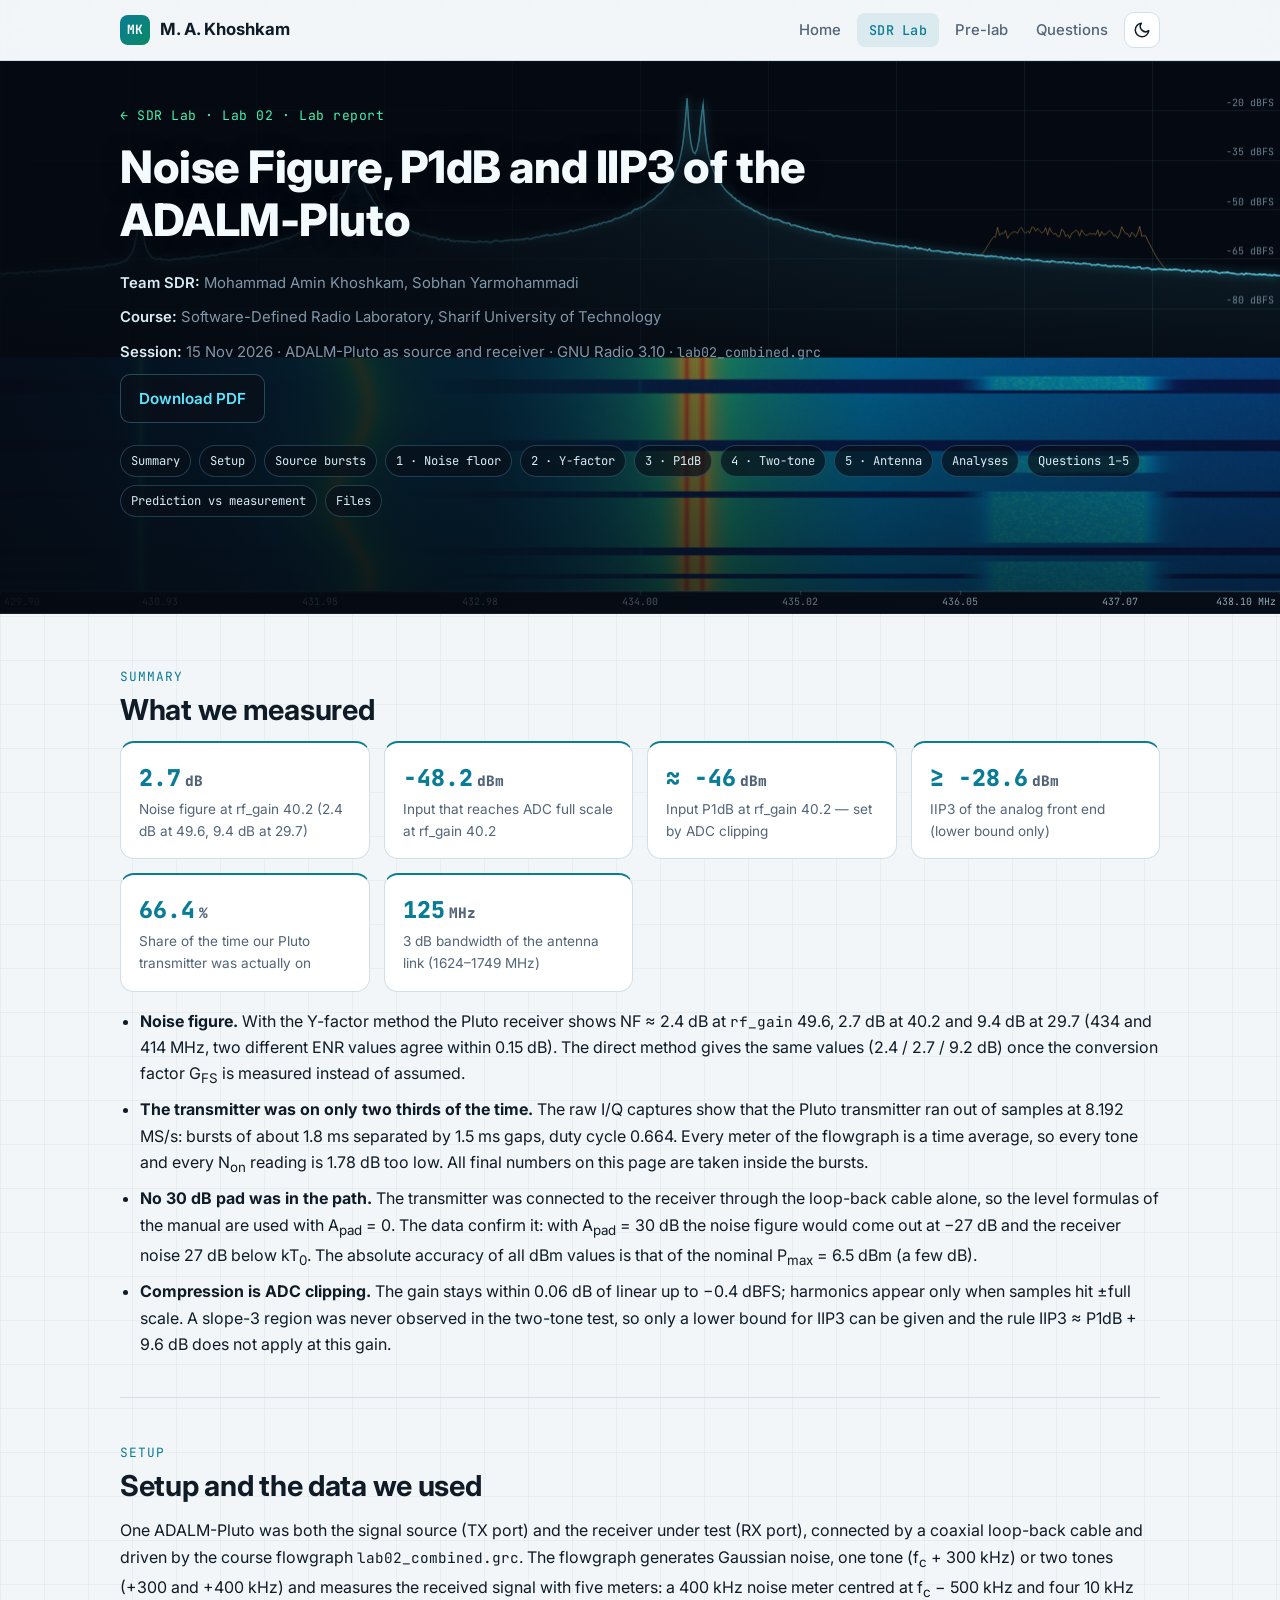
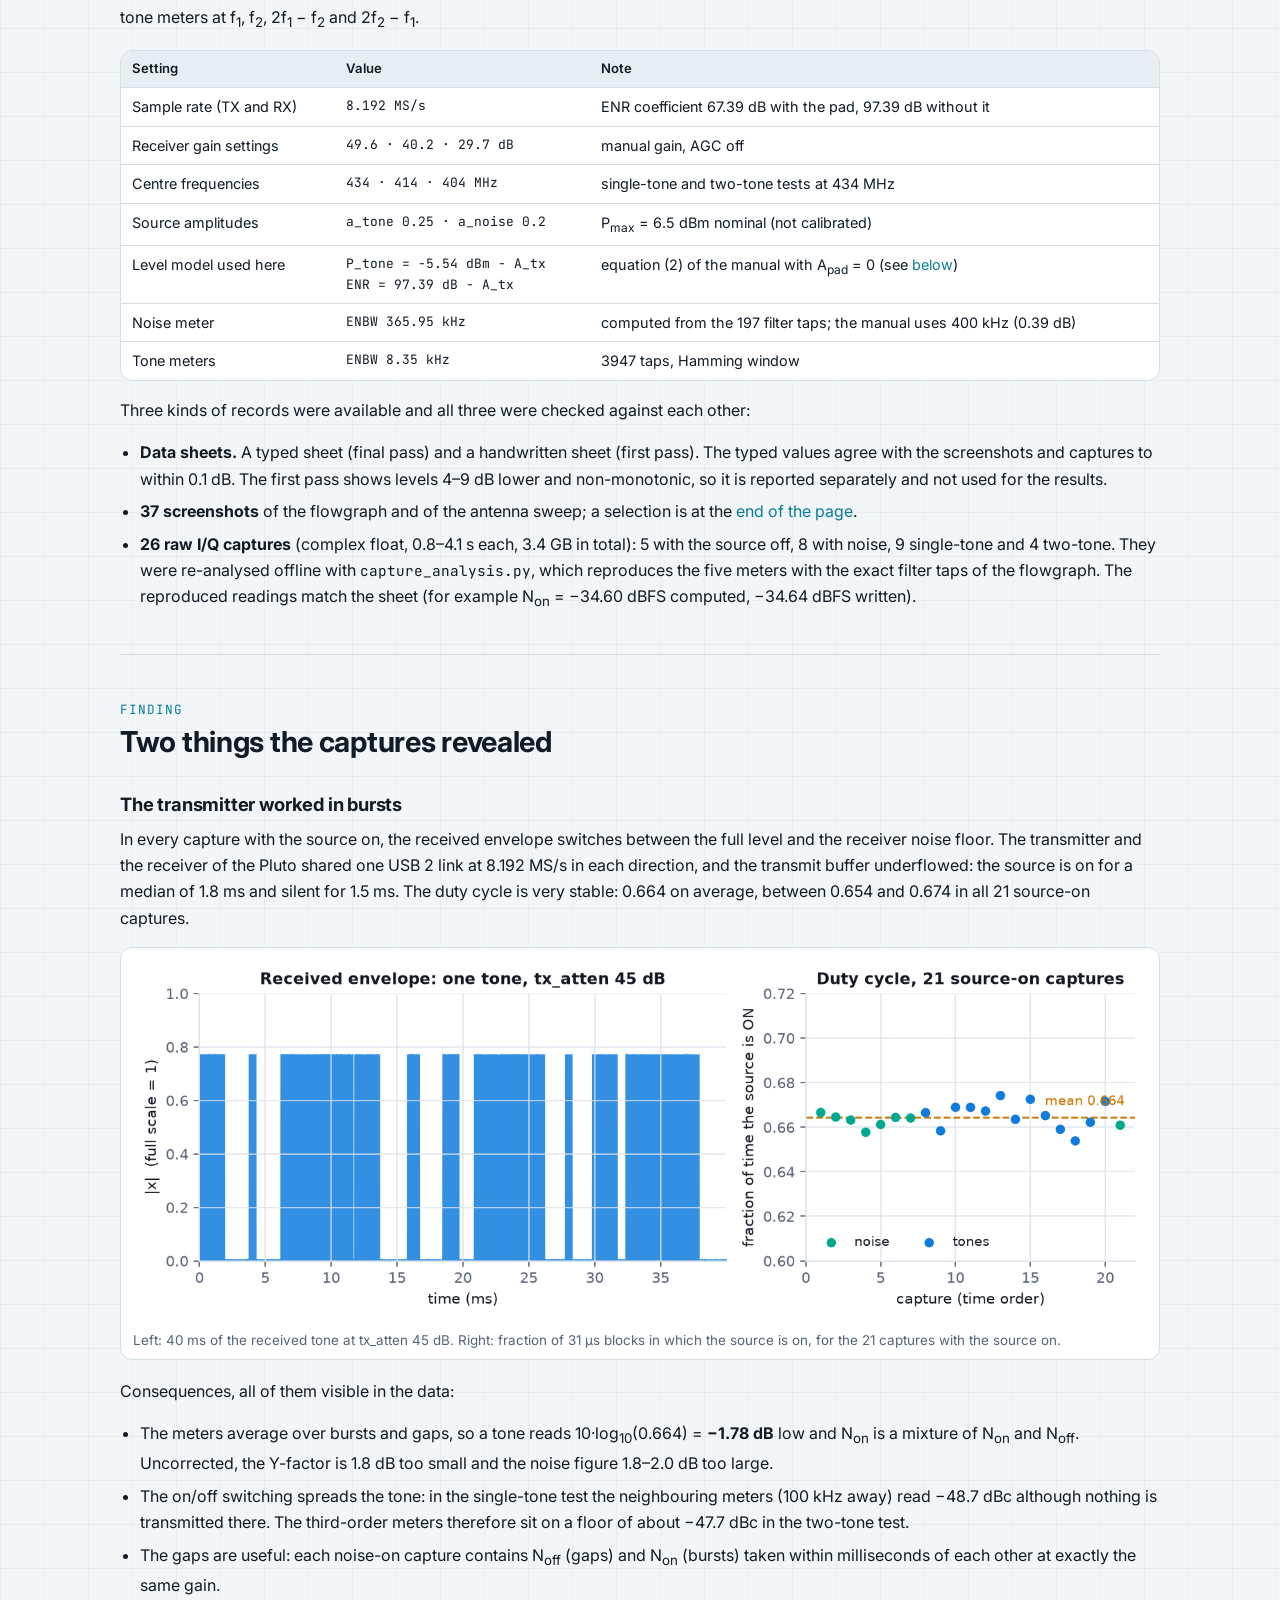
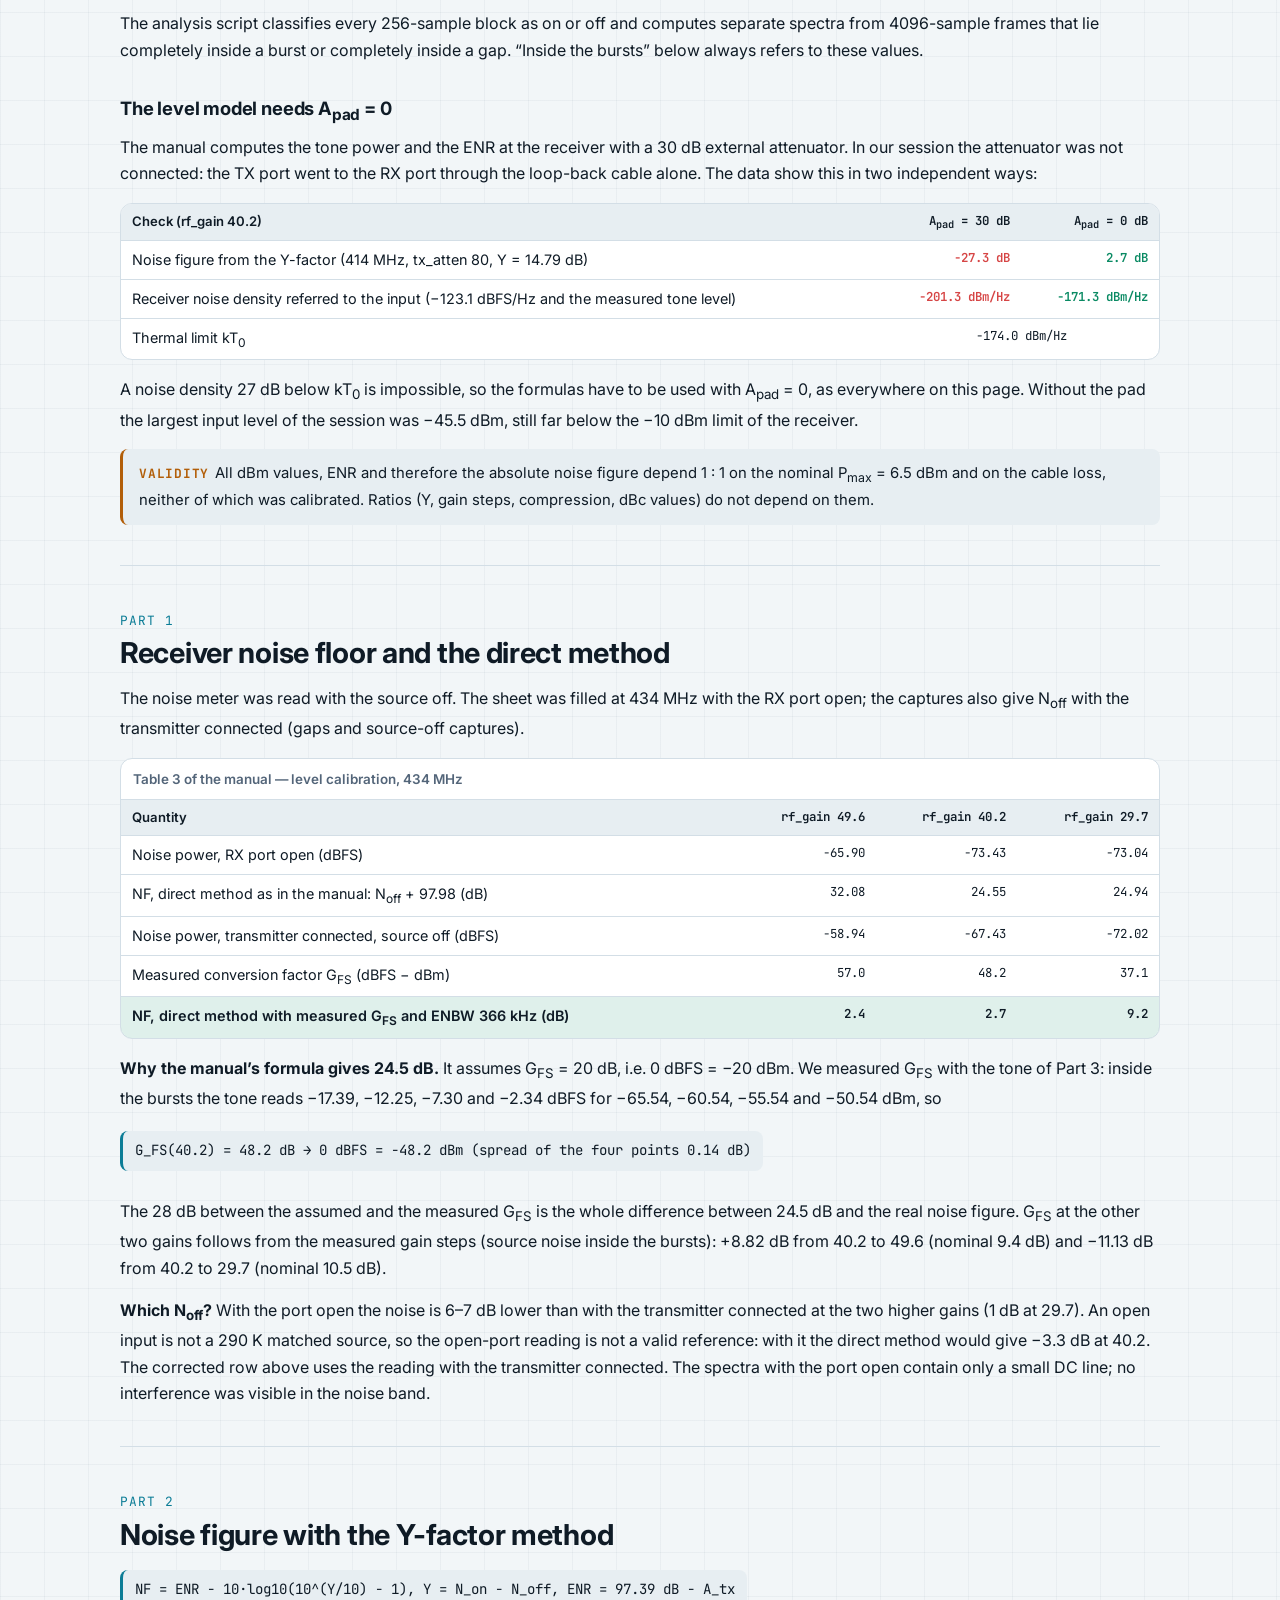
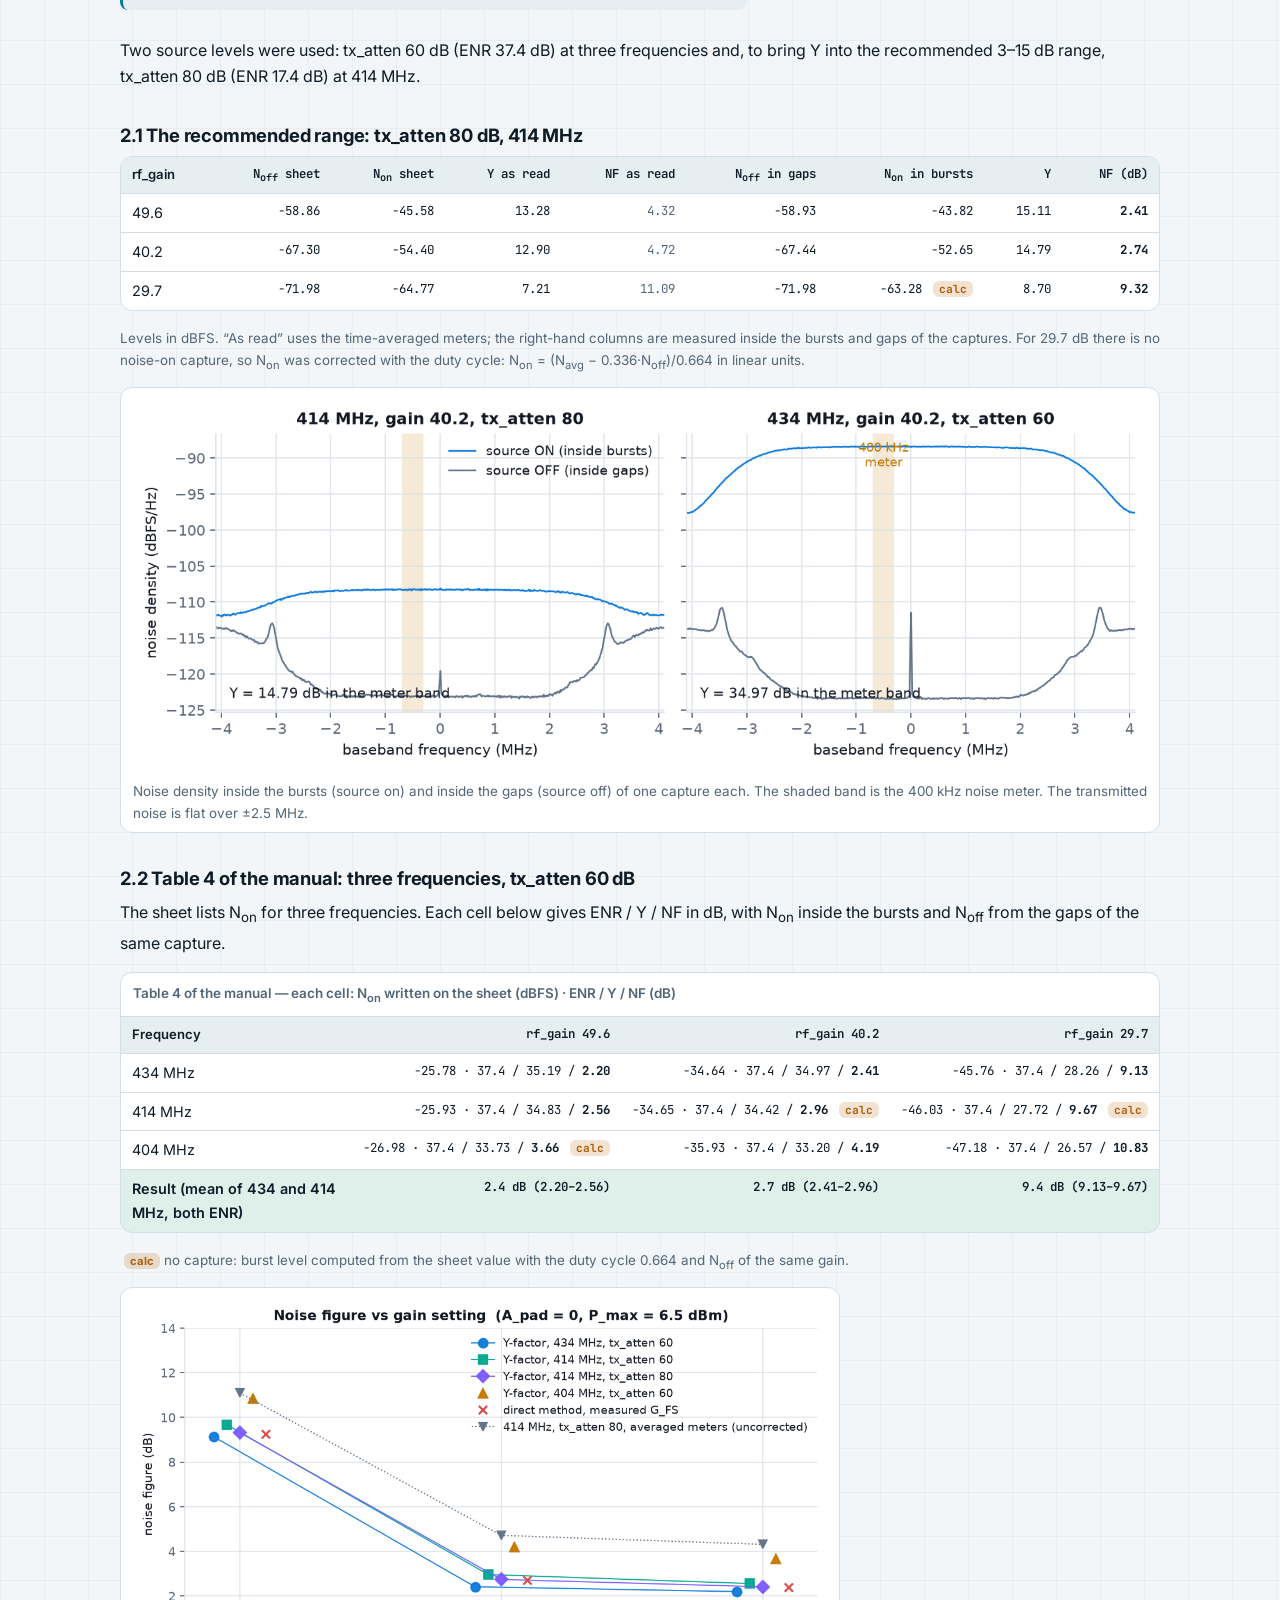
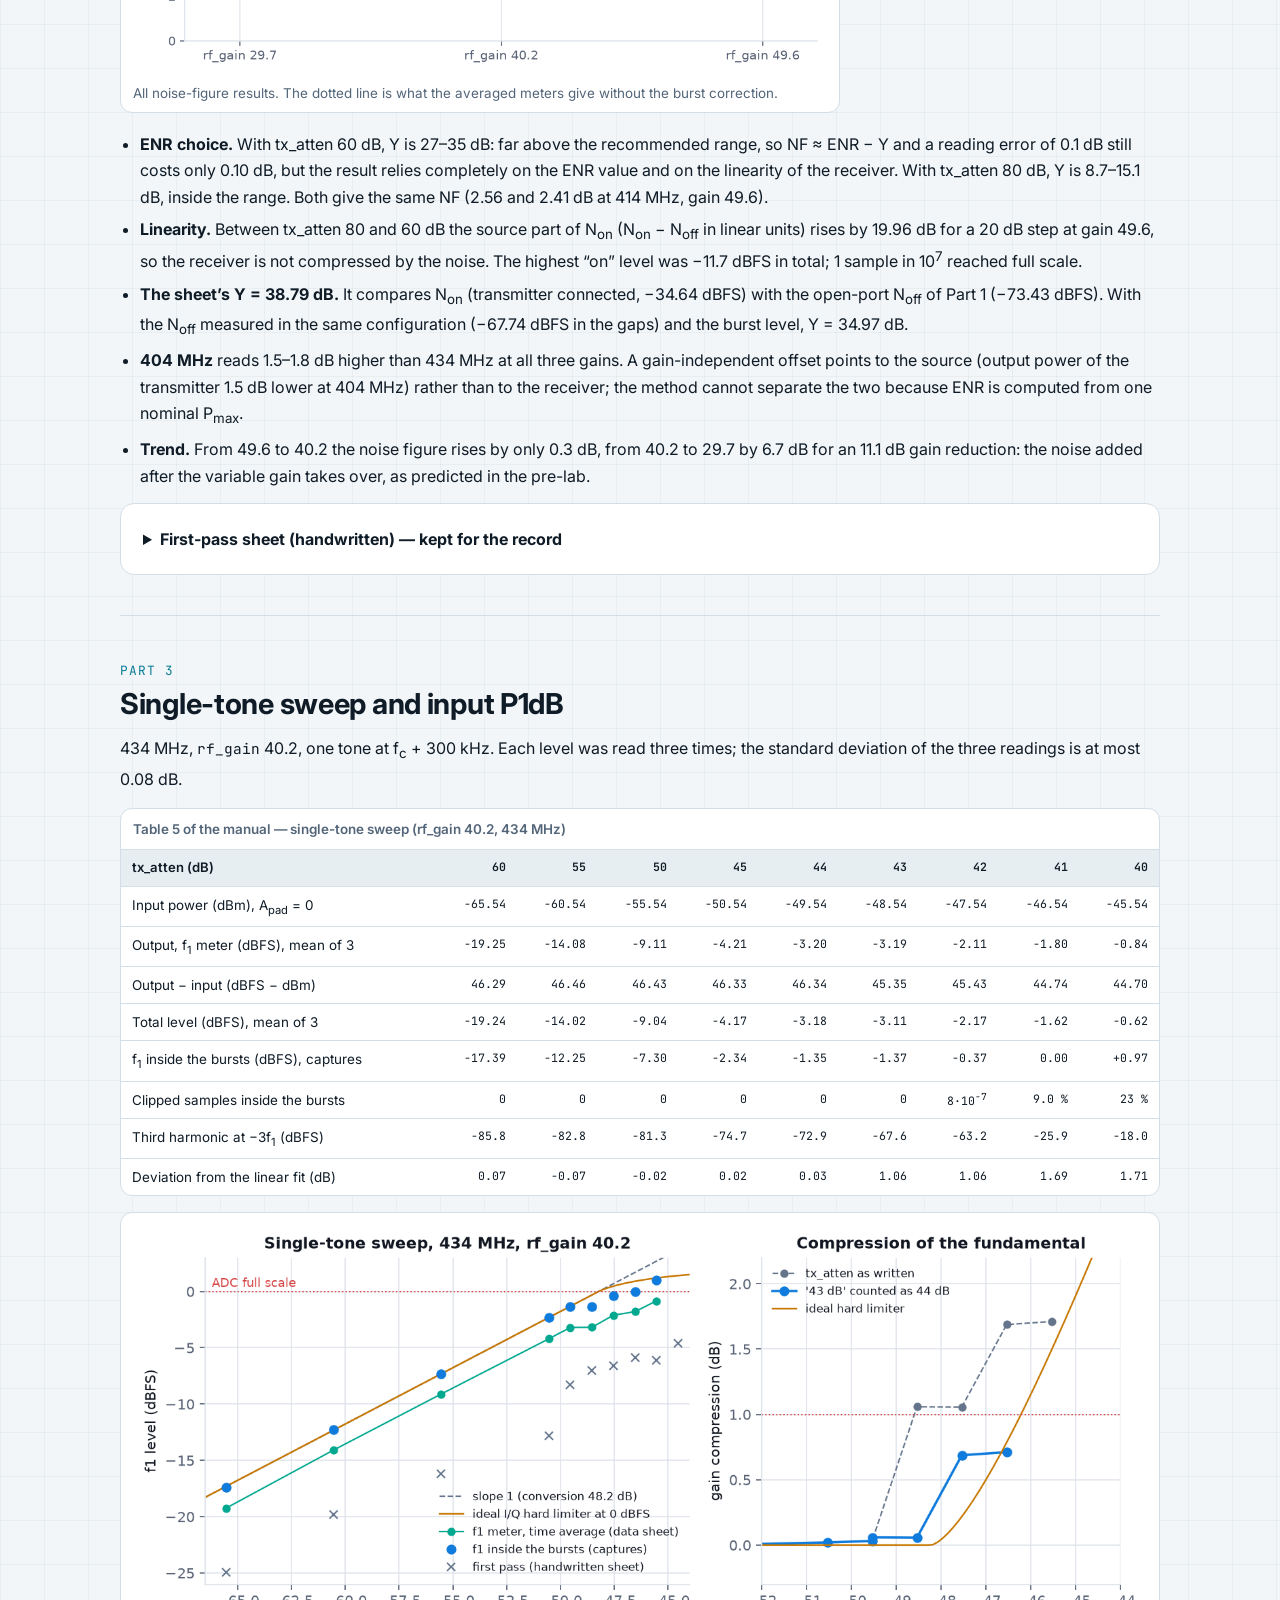
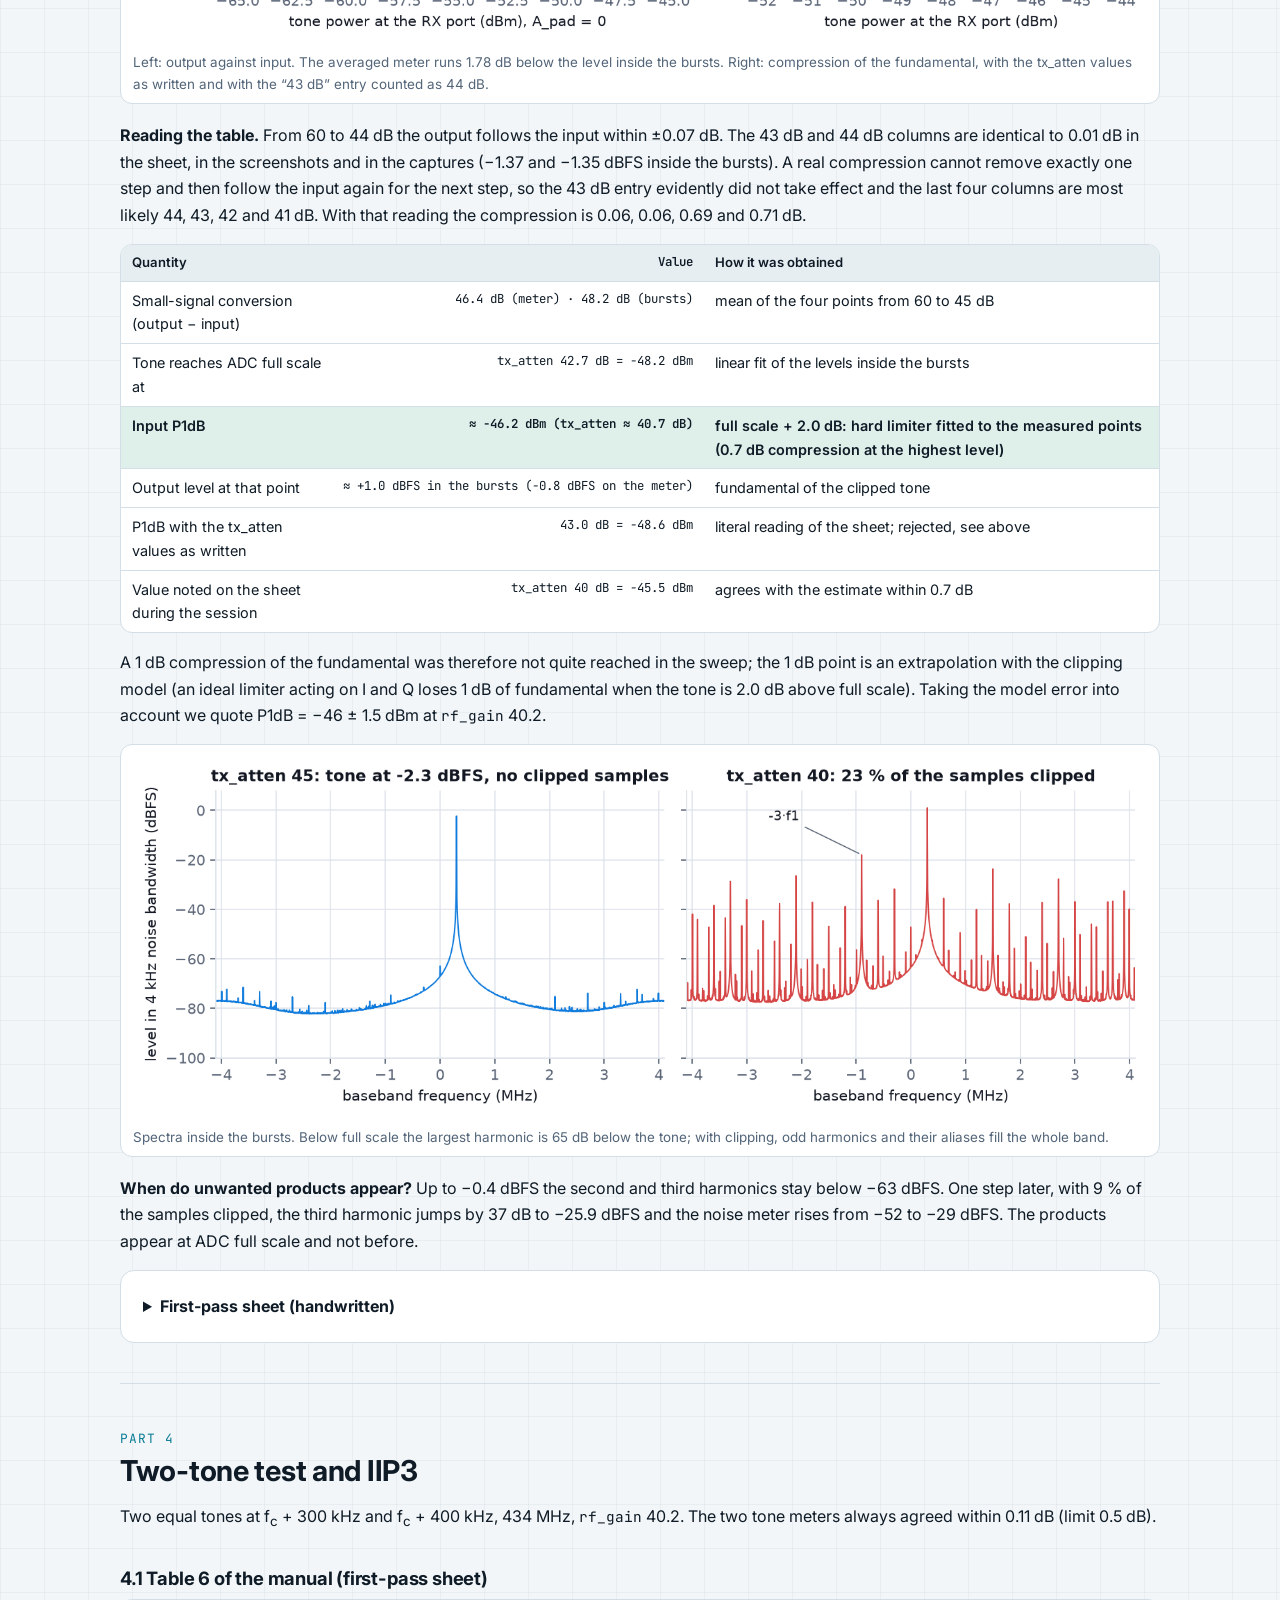
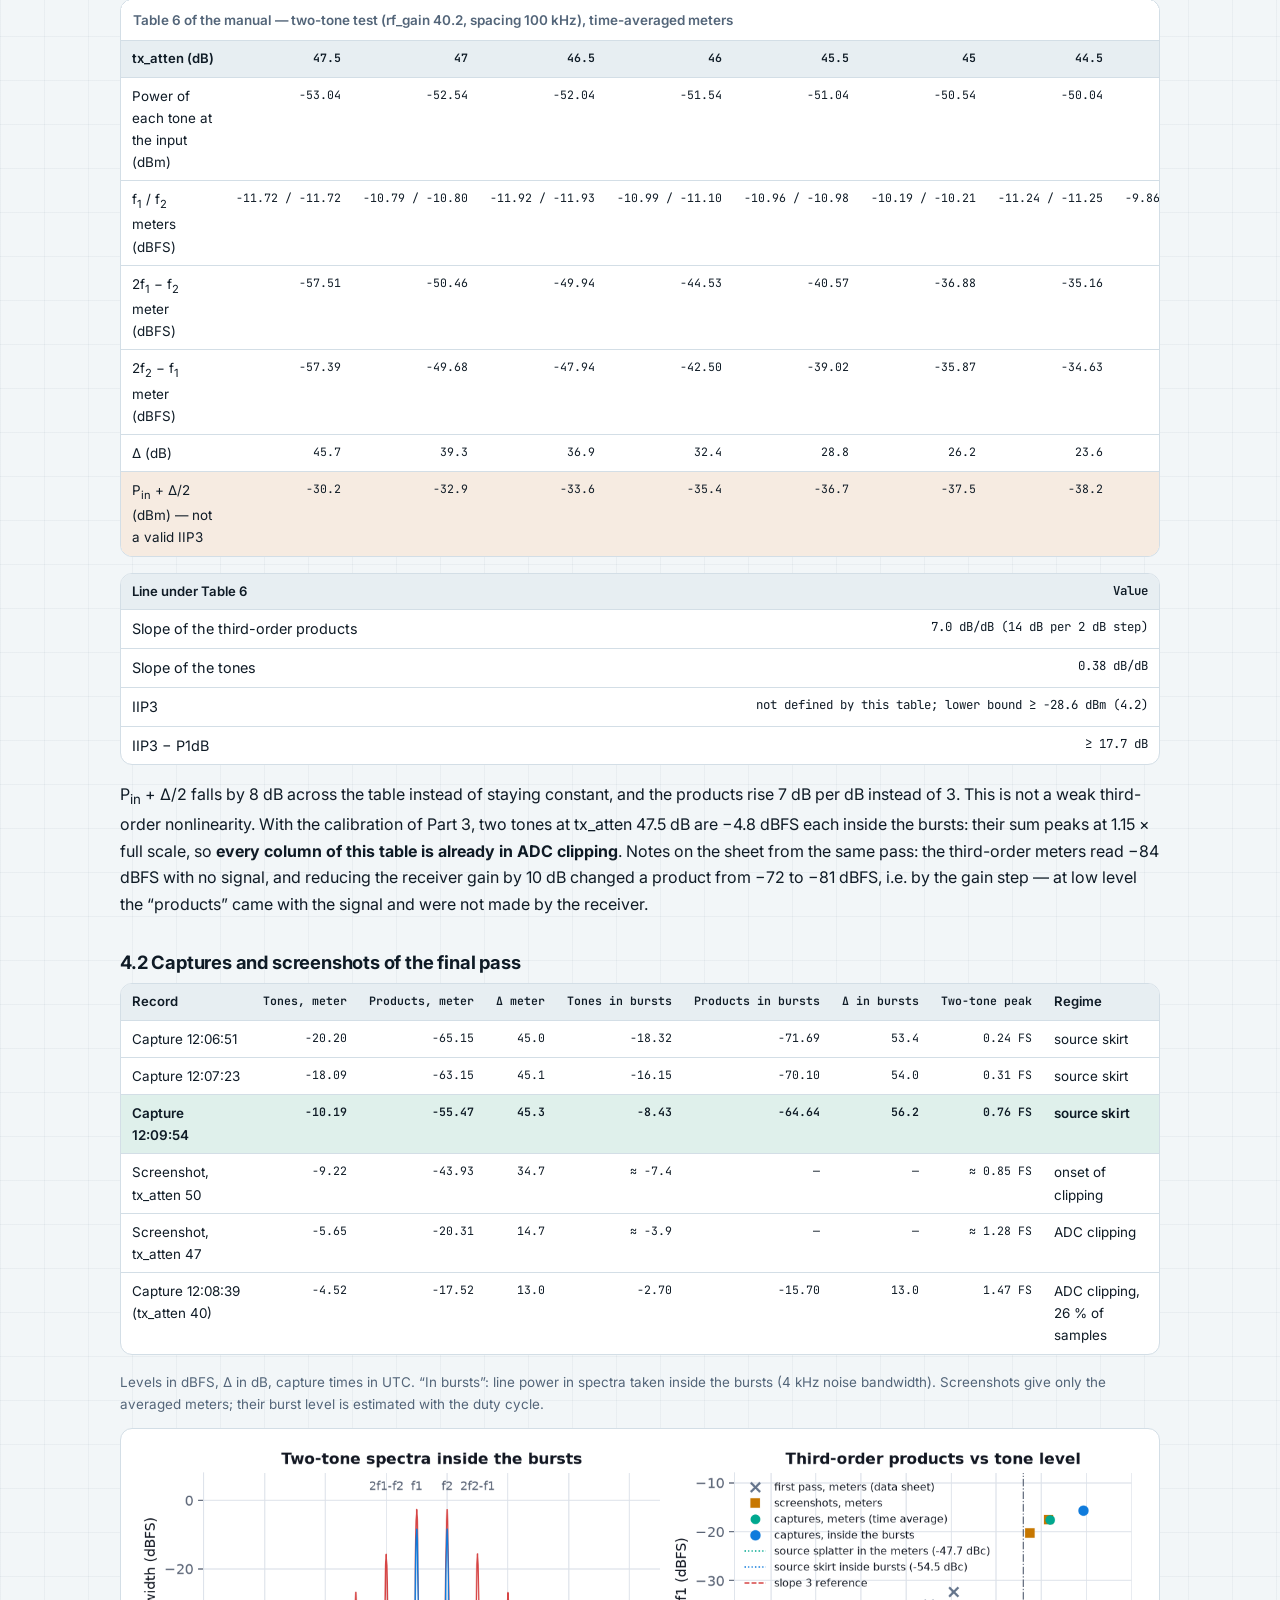
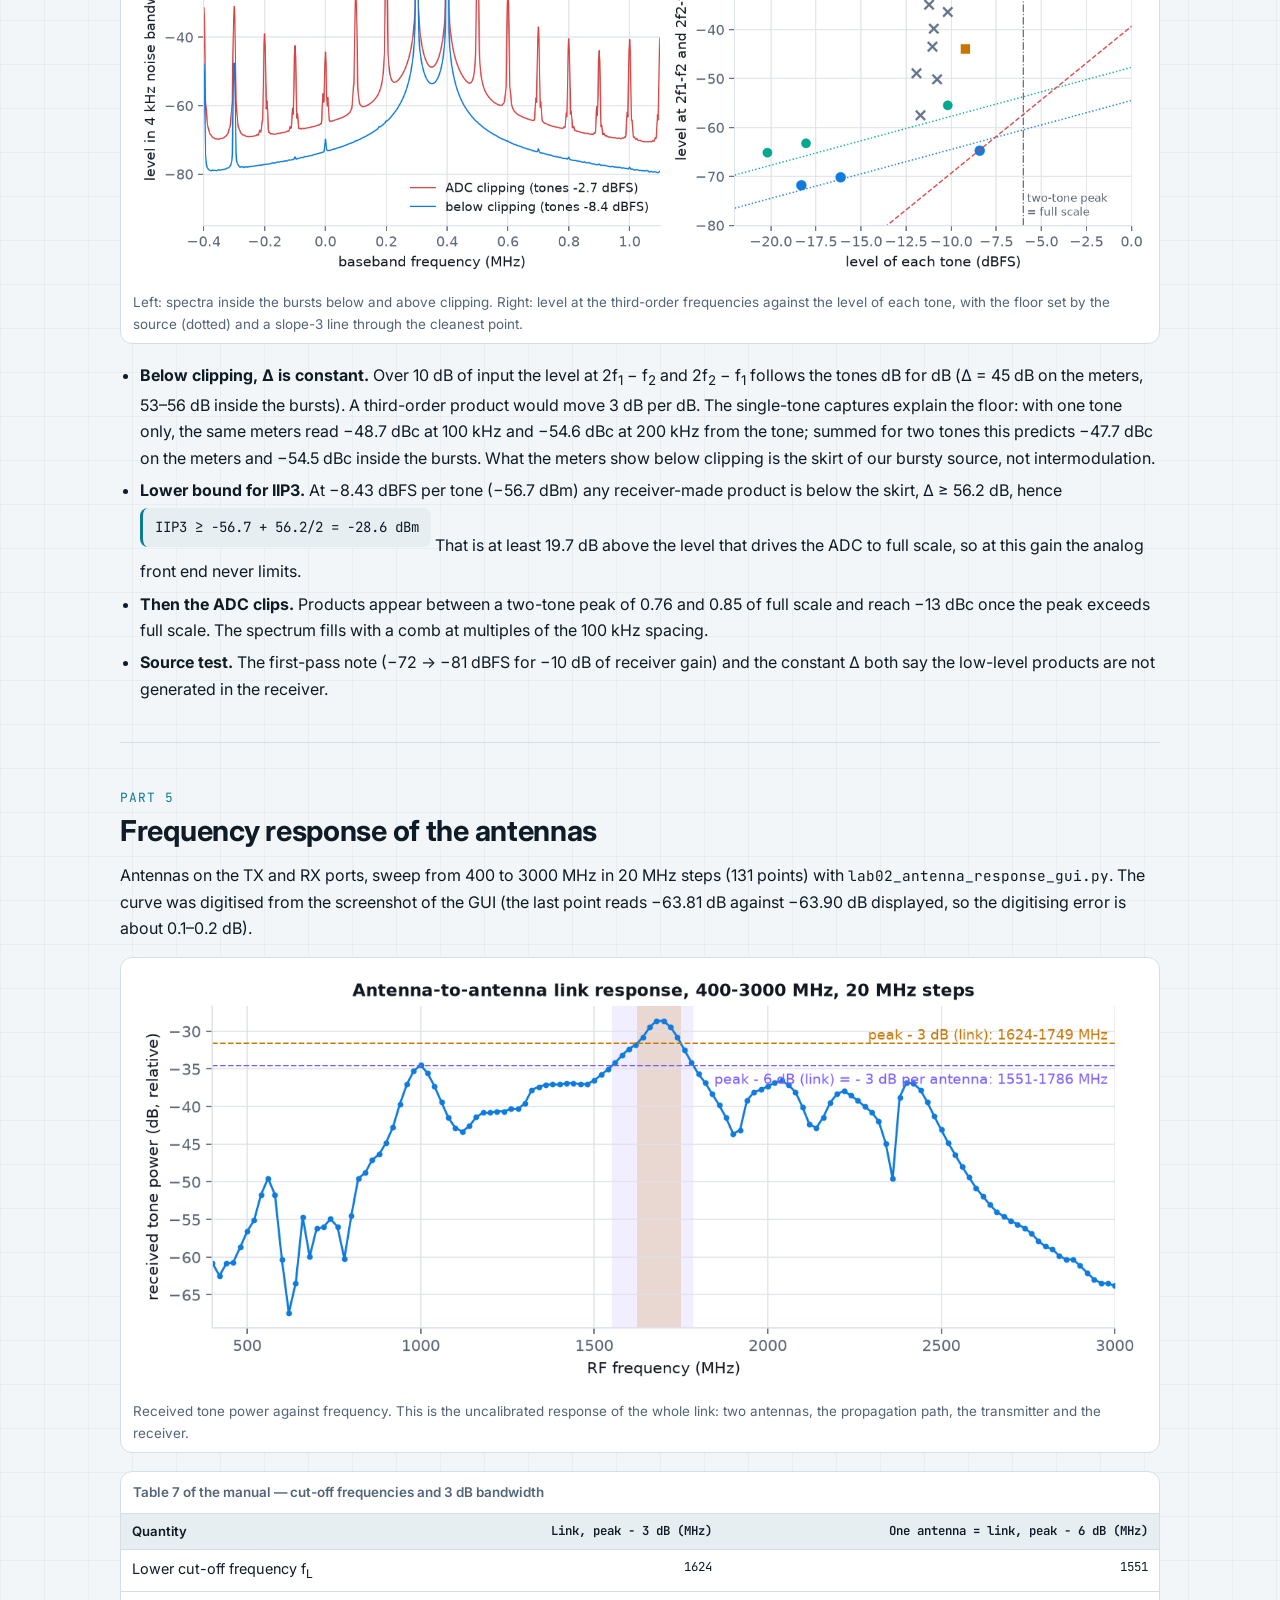
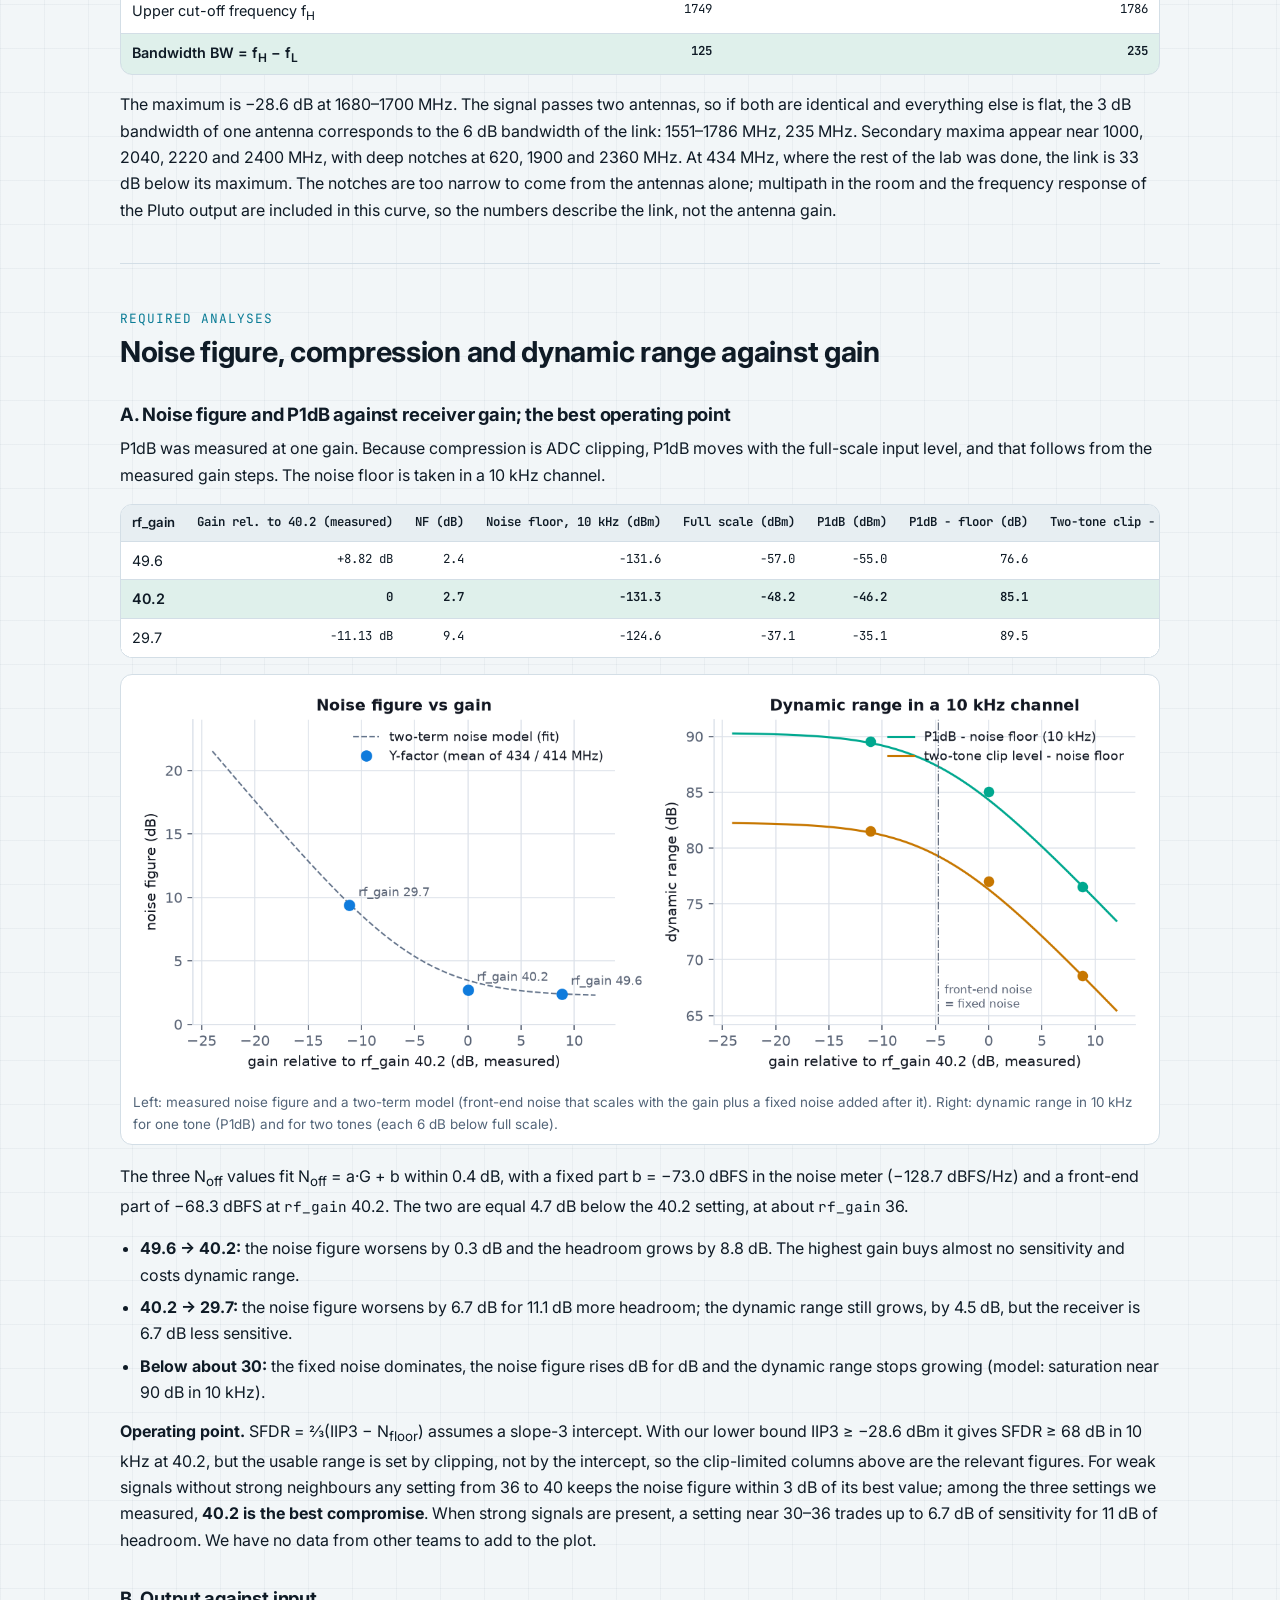
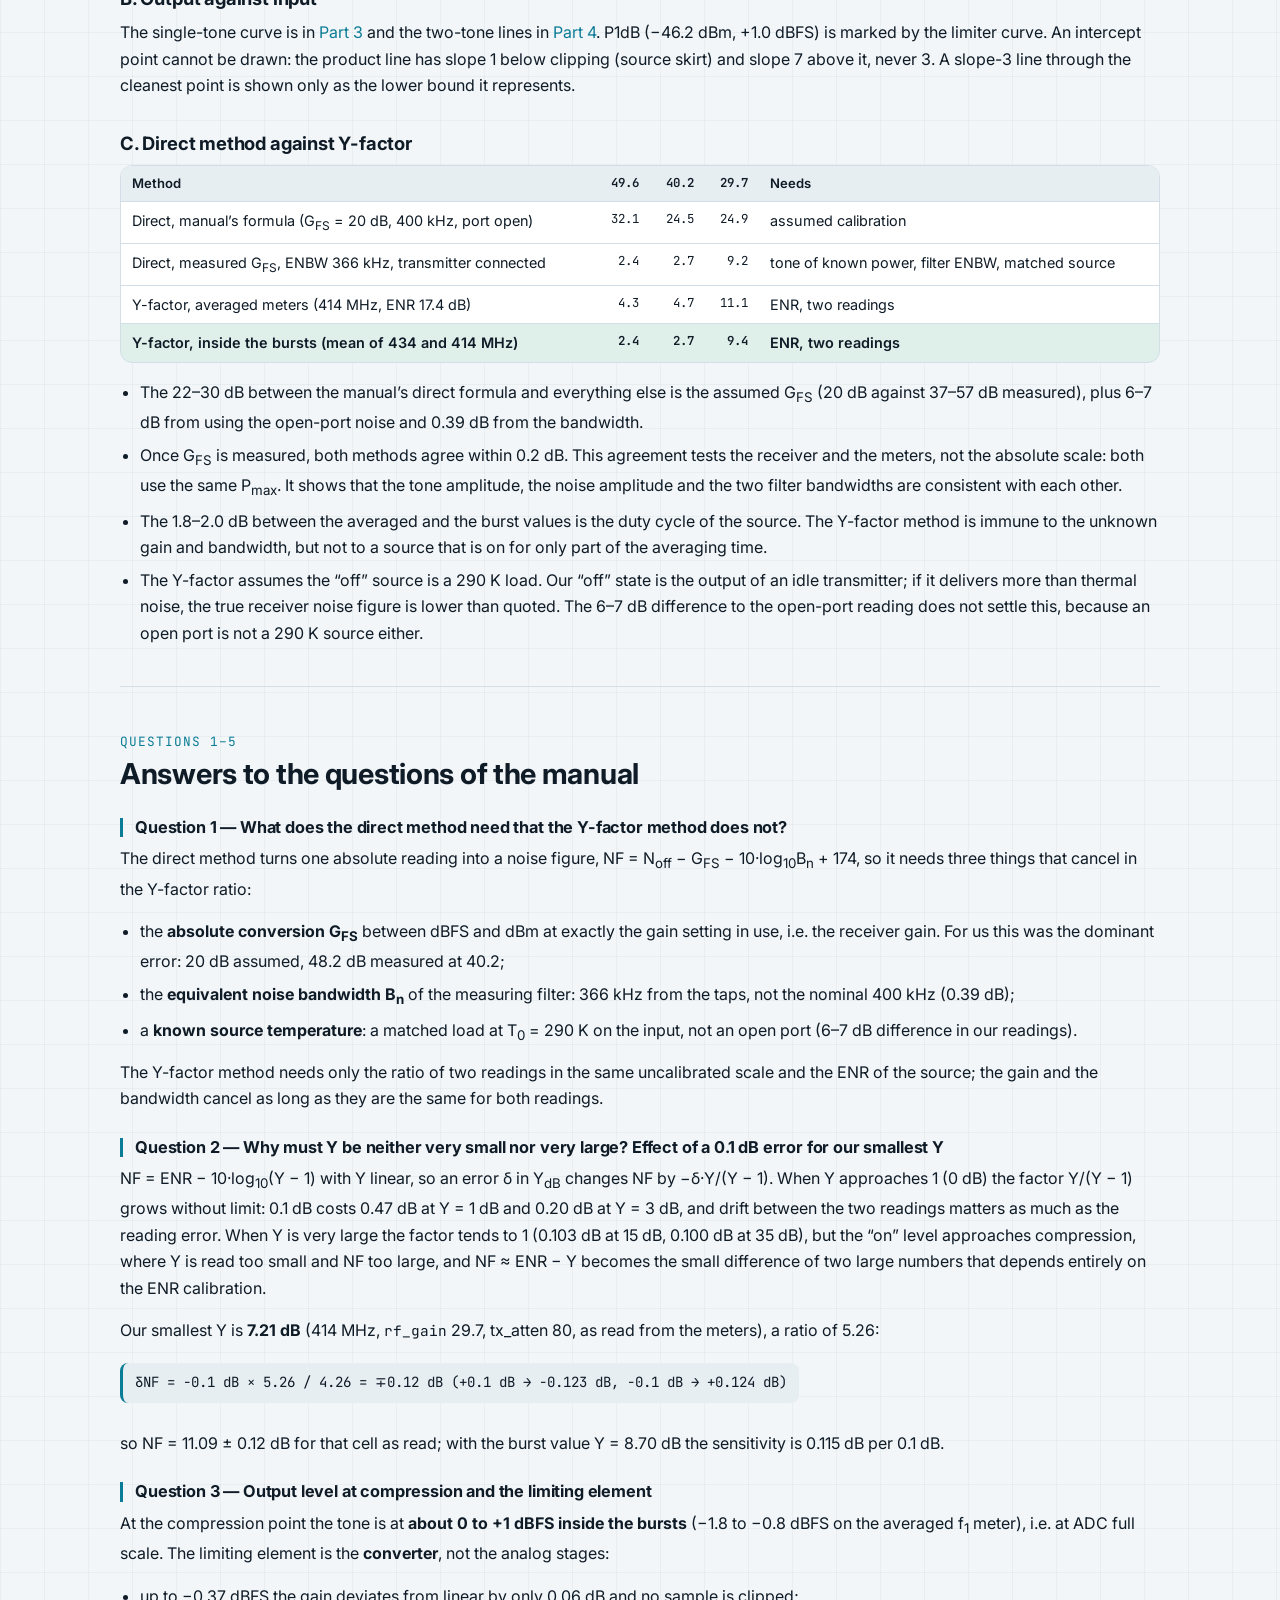
<file: sdr-lab/lab-02/index.html>
<!doctype html>
<html lang="en">
<head>
  <meta charset="utf-8">
  <meta name="viewport" content="width=device-width, initial-scale=1">
  <title>Lab 2 Report — Noise Figure, P1dB, IIP3</title>
  <meta name="description" content="SDR Lab, Lab 2 report (Team SDR): noise figure of the ADALM-Pluto by the direct and Y-factor methods, single-tone compression, two-tone test and an antenna sweep — computed from our data sheets and 26 raw I/Q captures.">
  <link rel="icon" href="data:image/svg+xml,%3Csvg xmlns='http://www.w3.org/2000/svg' viewBox='0 0 32 32'%3E%3Crect width='32' height='32' rx='8' fill='%23050a12'/%3E%3Cpath d='M3 24h4l2-3 2 2 2-14 2 14 2-9 2 9 2-4 2 5h4' stroke='%235ee6ff' stroke-width='2' fill='none' stroke-linecap='round' stroke-linejoin='round'/%3E%3C/svg%3E">
  <link rel="preconnect" href="https://fonts.googleapis.com">
  <link rel="preconnect" href="https://fonts.gstatic.com" crossorigin>
  <link href="https://fonts.googleapis.com/css2?family=Inter:wght@400;500;600;700;800&family=JetBrains+Mono:wght@400;600;700&display=swap" rel="stylesheet">
  <link rel="stylesheet" href="../../assets/css/style.css">
  <link rel="stylesheet" href="../../assets/css/sdr-theme.css">
</head>
<body class="sdr">

<header class="nav">
  <div class="container">
    <a class="brand" href="../../"><span class="brand-mark">MK</span> M. A. Khoshkam</a>
    <button class="icon-btn menu-btn" id="menu-btn" aria-label="Open menu" aria-expanded="false">
      <svg viewBox="0 0 24 24" fill="none" stroke="currentColor" stroke-width="2" stroke-linecap="round"><path d="M4 7h16M4 12h16M4 17h16"/></svg>
    </button>
    <nav class="nav-links">
      <a href="../../">Home</a>
      <a class="pill" href="../">SDR Lab</a>
      <a href="prelab.html">Pre-lab</a>
      <a href="#questions">Questions</a>
      <button class="icon-btn" id="theme-toggle" aria-label="Toggle dark mode">
        <svg viewBox="0 0 24 24" fill="none" stroke="currentColor" stroke-width="2" stroke-linecap="round" stroke-linejoin="round"><path d="M21 12.8A9 9 0 1 1 11.2 3a7 7 0 0 0 9.8 9.8z"/></svg>
      </button>
    </nav>
  </div>
</header>

<main>
  <section class="page-head scope strip">
    <canvas data-scope data-fc="434" data-span="8.192" aria-hidden="true"></canvas>
    <div class="container">
      <a class="eyebrow" href="../">← SDR Lab · Lab 02 · Lab report</a>
      <h1>Noise Figure, P1dB and IIP3 of the ADALM-Pluto</h1>
      <div class="course-meta">
        <span><b>Team SDR:</b> Mohammad Amin Khoshkam, Sobhan Yarmohammadi</span>
        <span><b>Course:</b> Software-Defined Radio Laboratory, Sharif University of Technology</span>
        <span><b>Session:</b> 15 Nov 2026 · ADALM-Pluto as source and receiver · GNU Radio 3.10 · <span class="mono">lab02_combined.grc</span></span>
        <span class="no-print"><a class="btn" href="../labs/lab-02/report/report.pdf">Download PDF</a></span>
      </div>
      <nav class="toc" aria-label="Sections">
        <a href="#summary">Summary</a><a href="#setup">Setup</a><a href="#burst">Source bursts</a><a href="#p1">1 · Noise floor</a>
        <a href="#p2">2 · Y-factor</a><a href="#p3">3 · P1dB</a><a href="#p4">4 · Two-tone</a><a href="#p5">5 · Antenna</a>
        <a href="#analysis">Analyses</a><a href="#questions">Questions 1–5</a><a href="#pred">Prediction vs measurement</a><a href="#files">Files</a>
      </nav>
    </div>
  </section>

  <div class="container lab-page rep">

  <!-- ================================================================ summary -->
  <section class="task" id="summary">
    <span class="kicker">Summary</span>
    <h2>What we measured</h2>
    <div class="kpi">
      <div class="card stat"><div class="n">2.7<i>dB</i></div><div class="l">Noise figure at rf_gain 40.2 (2.4 dB at 49.6, 9.4 dB at 29.7)</div></div>
      <div class="card stat"><div class="n">−48.2<i>dBm</i></div><div class="l">Input that reaches ADC full scale at rf_gain 40.2</div></div>
      <div class="card stat"><div class="n">≈ −46<i>dBm</i></div><div class="l">Input P1dB at rf_gain 40.2 — set by ADC clipping</div></div>
      <div class="card stat"><div class="n">≥ −28.6<i>dBm</i></div><div class="l">IIP3 of the analog front end (lower bound only)</div></div>
      <div class="card stat"><div class="n">66.4<i>%</i></div><div class="l">Share of the time our Pluto transmitter was actually on</div></div>
      <div class="card stat"><div class="n">125<i>MHz</i></div><div class="l">3 dB bandwidth of the antenna link (1624–1749 MHz)</div></div>
    </div>
    <ul class="bul">
      <li><b>Noise figure.</b> With the Y-factor method the Pluto receiver shows NF ≈ 2.4 dB at <span class="mono">rf_gain</span> 49.6, 2.7 dB at 40.2 and 9.4 dB at 29.7
        (434 and 414 MHz, two different ENR values agree within 0.15 dB). The direct method gives the same values (2.4 / 2.7 / 9.2 dB) once the conversion factor
        G<sub>FS</sub> is measured instead of assumed.</li>
      <li><b>The transmitter was on only two thirds of the time.</b> The raw I/Q captures show that the Pluto transmitter ran out of samples at 8.192 MS/s: bursts of about
        1.8 ms separated by 1.5 ms gaps, duty cycle 0.664. Every meter of the flowgraph is a time average, so every tone and every N<sub>on</sub> reading is 1.78 dB too low.
        All final numbers on this page are taken inside the bursts.</li>
      <li><b>No 30 dB pad was in the path.</b> The transmitter was connected to the receiver through the loop-back cable alone, so the level formulas of the manual are used
        with A<sub>pad</sub> = 0. The data confirm it: with A<sub>pad</sub> = 30 dB the noise figure would come out at −27 dB and the receiver noise 27 dB below kT<sub>0</sub>.
        The absolute accuracy of all dBm values is that of the nominal P<sub>max</sub> = 6.5 dBm (a few dB).</li>
      <li><b>Compression is ADC clipping.</b> The gain stays within 0.06 dB of linear up to −0.4 dBFS; harmonics appear only when samples hit ±full scale. A slope-3 region was
        never observed in the two-tone test, so only a lower bound for IIP3 can be given and the rule IIP3 ≈ P1dB + 9.6 dB does not apply at this gain.</li>
    </ul>
  </section>

  <!-- ================================================================ setup -->
  <section class="task" id="setup">
    <span class="kicker">Setup</span>
    <h2>Setup and the data we used</h2>
    <p>One ADALM-Pluto was both the signal source (TX port) and the receiver under test (RX port), connected by a coaxial loop-back cable and driven by the course flowgraph
      <span class="mono">lab02_combined.grc</span>. The flowgraph generates Gaussian noise, one tone (f<sub>c</sub> + 300 kHz) or two tones (+300 and +400 kHz) and measures the
      received signal with five meters: a 400 kHz noise meter centred at f<sub>c</sub> − 500 kHz and four 10 kHz tone meters at f<sub>1</sub>, f<sub>2</sub>, 2f<sub>1</sub> − f<sub>2</sub>
      and 2f<sub>2</sub> − f<sub>1</sub>.</p>
    <div class="tbl-wrap"><table class="tbl"><thead><tr><th>Setting</th><th>Value</th><th>Note</th></tr></thead><tbody>
      <tr><td>Sample rate (TX and RX)</td><td class="mono">8.192 MS/s</td><td>ENR coefficient 67.39 dB with the pad, 97.39 dB without it</td></tr>
      <tr><td>Receiver gain settings</td><td class="mono">49.6 · 40.2 · 29.7 dB</td><td>manual gain, AGC off</td></tr>
      <tr><td>Centre frequencies</td><td class="mono">434 · 414 · 404 MHz</td><td>single-tone and two-tone tests at 434 MHz</td></tr>
      <tr><td>Source amplitudes</td><td class="mono">a_tone 0.25 · a_noise 0.2</td><td>P<sub>max</sub> = 6.5 dBm nominal (not calibrated)</td></tr>
      <tr><td>Level model used here</td><td class="mono">P_tone = −5.54 dBm − A_tx<br>ENR = 97.39 dB − A_tx</td><td>equation (2) of the manual with A<sub>pad</sub> = 0 (see <a href="#burst">below</a>)</td></tr>
      <tr><td>Noise meter</td><td class="mono">ENBW 365.95 kHz</td><td>computed from the 197 filter taps; the manual uses 400 kHz (0.39 dB)</td></tr>
      <tr><td>Tone meters</td><td class="mono">ENBW 8.35 kHz</td><td>3947 taps, Hamming window</td></tr>
    </tbody></table></div>
    <p>Three kinds of records were available and all three were checked against each other:</p>
    <ul class="bul">
      <li><b>Data sheets.</b> A typed sheet (final pass) and a handwritten sheet (first pass). The typed values agree with the screenshots and captures to within
        0.1 dB. The first pass shows levels 4–9 dB lower and non-monotonic, so it is reported separately and not used for the results.</li>
      <li><b>37 screenshots</b> of the flowgraph and of the antenna sweep; a selection is at the <a href="#shots">end of the page</a>.</li>
      <li><b>26 raw I/Q captures</b> (complex float, 0.8–4.1 s each, 3.4 GB in total): 5 with the source off, 8 with noise, 9 single-tone and 4 two-tone.
        They were re-analysed offline with <span class="mono">capture_analysis.py</span>, which reproduces the five meters with the exact filter taps of the flowgraph.
        The reproduced readings match the sheet (for example N<sub>on</sub> = −34.60 dBFS computed, −34.64 dBFS written).</li>
    </ul>
  </section>

  <!-- ================================================================ burst -->
  <section class="task" id="burst">
    <span class="kicker">Finding</span>
    <h2>Two things the captures revealed</h2>

    <h3 class="sub-h">The transmitter worked in bursts</h3>
    <p>In every capture with the source on, the received envelope switches between the full level and the receiver noise floor. The transmitter and the receiver of the Pluto
      shared one USB 2 link at 8.192 MS/s in each direction, and the transmit buffer underflowed: the source is on for a median of 1.8 ms and silent for 1.5 ms.
      The duty cycle is very stable: 0.664 on average, between 0.654 and 0.674 in all 21 source-on captures.</p>
    <figure class="figx"><img class="l" src="img/report/burst.png" alt="Received envelope showing bursts, and duty cycle of all captures"><img class="d" src="img/report/burst_dark.png" alt="" aria-hidden="true">
      <figcaption>Left: 40 ms of the received tone at tx_atten 45 dB. Right: fraction of 31 µs blocks in which the source is on, for the 21 captures with the source on.</figcaption></figure>
    <p>Consequences, all of them visible in the data:</p>
    <ul class="bul">
      <li>The meters average over bursts and gaps, so a tone reads 10·log<sub>10</sub>(0.664) = <b>−1.78 dB</b> low and N<sub>on</sub> is a mixture of N<sub>on</sub> and N<sub>off</sub>.
        Uncorrected, the Y-factor is 1.8 dB too small and the noise figure 1.8–2.0 dB too large.</li>
      <li>The on/off switching spreads the tone: in the single-tone test the neighbouring meters (100 kHz away) read −48.7 dBc although nothing is transmitted there.
        The third-order meters therefore sit on a floor of about −47.7 dBc in the two-tone test.</li>
      <li>The gaps are useful: each noise-on capture contains N<sub>off</sub> (gaps) and N<sub>on</sub> (bursts) taken within milliseconds of each other at exactly the same gain.</li>
    </ul>
    <p>The analysis script classifies every 256-sample block as on or off and computes separate spectra from 4096-sample frames that lie completely inside a burst or
      completely inside a gap. “Inside the bursts” below always refers to these values.</p>

    <h3 class="sub-h">The level model needs A<sub>pad</sub> = 0</h3>
    <p>The manual computes the tone power and the ENR at the receiver with a 30 dB external attenuator. In our session the attenuator was not connected: the TX port went to the
      RX port through the loop-back cable alone. The data show this in two independent ways:</p>
    <div class="tbl-wrap"><table class="tbl"><thead><tr><th>Check (rf_gain 40.2)</th><th class="num">A<sub>pad</sub> = 30 dB</th><th class="num">A<sub>pad</sub> = 0 dB</th></tr></thead><tbody>
      <tr><td>Noise figure from the Y-factor (414 MHz, tx_atten 80, Y = 14.79 dB)</td><td class="num bad">−27.3 dB</td><td class="num ok">2.7 dB</td></tr>
      <tr><td>Receiver noise density referred to the input (−123.1 dBFS/Hz and the measured tone level)</td><td class="num bad">−201.3 dBm/Hz</td><td class="num ok">−171.3 dBm/Hz</td></tr>
      <tr><td>Thermal limit kT<sub>0</sub></td><td class="num" colspan="2" style="text-align:center !important">−174.0 dBm/Hz</td></tr>
    </tbody></table></div>
    <p>A noise density 27 dB below kT<sub>0</sub> is impossible, so the formulas have to be used with A<sub>pad</sub> = 0, as everywhere on this page. Without the pad the largest
      input level of the session was −45.5 dBm, still far below the −10 dBm limit of the receiver.</p>
    <div class="callout warn"><b>Validity</b>All dBm values, ENR and therefore the absolute noise figure depend 1 : 1 on the nominal P<sub>max</sub> = 6.5 dBm and on the cable loss,
      neither of which was calibrated. Ratios (Y, gain steps, compression, dBc values) do not depend on them.</div>
  </section>

  <!-- ================================================================ part 1 -->
  <section class="task" id="p1">
    <span class="kicker">Part 1</span>
    <h2>Receiver noise floor and the direct method</h2>
    <p>The noise meter was read with the source off. The sheet was filled at 434 MHz with the RX port open; the captures also give N<sub>off</sub> with the transmitter
      connected (gaps and source-off captures).</p>
    <div class="tbl-wrap"><table class="tbl"><caption>Table 3 of the manual — level calibration, 434 MHz</caption><thead><tr><th>Quantity</th><th class="num">rf_gain 49.6</th><th class="num">rf_gain 40.2</th><th class="num">rf_gain 29.7</th></tr></thead><tbody>
      <tr><td>Noise power, RX port open (dBFS)</td><td class="num">−65.90</td><td class="num">−73.43</td><td class="num">−73.04</td></tr>
      <tr><td>NF, direct method as in the manual: N<sub>off</sub> + 97.98 (dB)</td><td class="num">32.08</td><td class="num">24.55</td><td class="num">24.94</td></tr>
      <tr><td>Noise power, transmitter connected, source off (dBFS)</td><td class="num">−58.94</td><td class="num">−67.43</td><td class="num">−72.02</td></tr>
      <tr><td>Measured conversion factor G<sub>FS</sub> (dBFS − dBm)</td><td class="num">57.0</td><td class="num">48.2</td><td class="num">37.1</td></tr>
      <tr class="best"><td>NF, direct method with measured G<sub>FS</sub> and ENBW 366 kHz (dB)</td><td class="num">2.4</td><td class="num">2.7</td><td class="num">9.2</td></tr>
    </tbody></table></div>
    <p><b>Why the manual’s formula gives 24.5 dB.</b> It assumes G<sub>FS</sub> = 20 dB, i.e. 0 dBFS = −20 dBm. We measured G<sub>FS</sub> with the tone of Part 3:
      inside the bursts the tone reads −17.39, −12.25, −7.30 and −2.34 dBFS for −65.54, −60.54, −55.54 and −50.54 dBm, so</p>
    <p><span class="eq">G_FS(40.2) = 48.2 dB  →  0 dBFS = −48.2 dBm   (spread of the four points 0.14 dB)</span></p>
    <p>The 28 dB between the assumed and the measured G<sub>FS</sub> is the whole difference between 24.5 dB and the real noise figure. G<sub>FS</sub> at the other two gains follows
      from the measured gain steps (source noise inside the bursts): +8.82 dB from 40.2 to 49.6 (nominal 9.4 dB) and −11.13 dB from 40.2 to 29.7 (nominal 10.5 dB).</p>
    <p><b>Which N<sub>off</sub>?</b> With the port open the noise is 6–7 dB lower than with the transmitter connected at the two higher gains (1 dB at 29.7). An open input is not a
      290 K matched source, so the open-port reading is not a valid reference: with it the direct method would give −3.3 dB at 40.2. The corrected row above uses the reading with the
      transmitter connected. The spectra with the port open contain only a small DC line; no interference was visible in the noise band.</p>
  </section>

  <!-- ================================================================ part 2 -->
  <section class="task" id="p2">
    <span class="kicker">Part 2</span>
    <h2>Noise figure with the Y-factor method</h2>
    <p><span class="eq">NF = ENR − 10·log10(10^(Y/10) − 1),   Y = N_on − N_off,   ENR = 97.39 dB − A_tx</span></p>
    <p>Two source levels were used: tx_atten 60 dB (ENR 37.4 dB) at three frequencies and, to bring Y into the recommended 3–15 dB range, tx_atten 80 dB (ENR 17.4 dB) at 414 MHz.</p>

    <h3 class="sub-h">2.1 The recommended range: tx_atten 80 dB, 414 MHz</h3>
    <div class="tbl-wrap"><table class="tbl"><thead><tr><th>rf_gain</th><th class="num">N<sub>off</sub> sheet</th><th class="num">N<sub>on</sub> sheet</th><th class="num">Y as read</th><th class="num">NF as read</th>
      <th class="num">N<sub>off</sub> in gaps</th><th class="num">N<sub>on</sub> in bursts</th><th class="num">Y</th><th class="num">NF (dB)</th></tr></thead><tbody>
      <tr><td>49.6</td><td class="num">−58.86</td><td class="num">−45.58</td><td class="num">13.28</td><td class="num dim">4.32</td><td class="num">−58.93</td><td class="num">−43.82</td><td class="num">15.11</td><td class="num"><b>2.41</b></td></tr>
      <tr><td>40.2</td><td class="num">−67.30</td><td class="num">−54.40</td><td class="num">12.90</td><td class="num dim">4.72</td><td class="num">−67.44</td><td class="num">−52.65</td><td class="num">14.79</td><td class="num"><b>2.74</b></td></tr>
      <tr><td>29.7</td><td class="num">−71.98</td><td class="num">−64.77</td><td class="num">7.21</td><td class="num dim">11.09</td><td class="num">−71.98</td><td class="num">−63.28 <span class="flag">calc</span></td><td class="num">8.70</td><td class="num"><b>9.32</b></td></tr>
    </tbody></table></div>
    <p class="small dim">Levels in dBFS. “As read” uses the time-averaged meters; the right-hand columns are measured inside the bursts and gaps of the captures. For 29.7 dB there is no noise-on capture,
      so N<sub>on</sub> was corrected with the duty cycle: N<sub>on</sub> = (N<sub>avg</sub> − 0.336·N<sub>off</sub>)/0.664 in linear units.</p>
    <figure class="figx"><img class="l" src="img/report/noise_spectra.png" alt="Noise spectra with the source on and off"><img class="d" src="img/report/noise_spectra_dark.png" alt="" aria-hidden="true">
      <figcaption>Noise density inside the bursts (source on) and inside the gaps (source off) of one capture each. The shaded band is the 400 kHz noise meter. The transmitted noise is flat over ±2.5 MHz.</figcaption></figure>

    <h3 class="sub-h">2.2 Table 4 of the manual: three frequencies, tx_atten 60 dB</h3>
    <p>The sheet lists N<sub>on</sub> for three frequencies. Each cell below gives ENR / Y / NF in dB, with N<sub>on</sub> inside the bursts and N<sub>off</sub> from the gaps of the same capture.</p>
    <div class="tbl-wrap"><table class="tbl"><caption>Table 4 of the manual — each cell: N<sub>on</sub> written on the sheet (dBFS) · ENR / Y / NF (dB)</caption><thead><tr><th>Frequency</th><th class="num">rf_gain 49.6</th><th class="num">rf_gain 40.2</th><th class="num">rf_gain 29.7</th></tr></thead><tbody>
      <tr><td>434 MHz</td><td class="num">−25.78 · 37.4 / 35.19 / <b>2.20</b></td><td class="num">−34.64 · 37.4 / 34.97 / <b>2.41</b></td><td class="num">−45.76 · 37.4 / 28.26 / <b>9.13</b></td></tr>
      <tr><td>414 MHz</td><td class="num">−25.93 · 37.4 / 34.83 / <b>2.56</b></td><td class="num">−34.65 · 37.4 / 34.42 / <b>2.96</b> <span class="flag">calc</span></td><td class="num">−46.03 · 37.4 / 27.72 / <b>9.67</b> <span class="flag">calc</span></td></tr>
      <tr><td>404 MHz</td><td class="num">−26.98 · 37.4 / 33.73 / <b>3.66</b> <span class="flag">calc</span></td><td class="num">−35.93 · 37.4 / 33.20 / <b>4.19</b></td><td class="num">−47.18 · 37.4 / 26.57 / <b>10.83</b></td></tr>
      <tr class="best"><td>Result (mean of 434 and 414 MHz, both ENR)</td><td class="num">2.4 dB (2.20–2.56)</td><td class="num">2.7 dB (2.41–2.96)</td><td class="num">9.4 dB (9.13–9.67)</td></tr>
    </tbody></table></div>
    <p class="small dim"><span class="flag">calc</span> no capture: burst level computed from the sheet value with the duty cycle 0.664 and N<sub>off</sub> of the same gain.</p>
    <figure class="figx" style="max-width:720px"><img class="l" src="img/report/nf_vs_gain.png" alt="Noise figure versus gain setting"><img class="d" src="img/report/nf_vs_gain_dark.png" alt="" aria-hidden="true">
      <figcaption>All noise-figure results. The dotted line is what the averaged meters give without the burst correction.</figcaption></figure>
    <ul class="bul">
      <li><b>ENR choice.</b> With tx_atten 60 dB, Y is 27–35 dB: far above the recommended range, so NF ≈ ENR − Y and a reading error of 0.1 dB still costs only 0.10 dB, but the result relies
        completely on the ENR value and on the linearity of the receiver. With tx_atten 80 dB, Y is 8.7–15.1 dB, inside the range. Both give the same NF (2.56 and 2.41 dB at 414 MHz, gain 49.6).</li>
      <li><b>Linearity.</b> Between tx_atten 80 and 60 dB the source part of N<sub>on</sub> (N<sub>on</sub> − N<sub>off</sub> in linear units) rises by 19.96 dB for a 20 dB step at gain 49.6, so the receiver
        is not compressed by the noise. The highest “on” level was −11.7 dBFS in total; 1 sample in 10<sup>7</sup> reached full scale.</li>
      <li><b>The sheet’s Y = 38.79 dB.</b> It compares N<sub>on</sub> (transmitter connected, −34.64 dBFS) with the open-port N<sub>off</sub> of Part 1 (−73.43 dBFS). With the N<sub>off</sub> measured
        in the same configuration (−67.74 dBFS in the gaps) and the burst level, Y = 34.97 dB.</li>
      <li><b>404 MHz</b> reads 1.5–1.8 dB higher than 434 MHz at all three gains. A gain-independent offset points to the source (output power of the transmitter 1.5 dB lower at 404 MHz) rather than
        to the receiver; the method cannot separate the two because ENR is computed from one nominal P<sub>max</sub>.</li>
      <li><b>Trend.</b> From 49.6 to 40.2 the noise figure rises by only 0.3 dB, from 40.2 to 29.7 by 6.7 dB for an 11.1 dB gain reduction: the noise added after the variable gain takes over,
        as predicted in the pre-lab.</li>
    </ul>

    <details class="card" style="margin-top:14px">
      <summary><b>First-pass sheet (handwritten) — kept for the record</b></summary>
      <p class="small" style="margin-top:12px">The first pass was taken before the source level was stable. N<sub>off</sub> agrees with the final values, but N<sub>on</sub> is 3–8 dB lower than in the final pass and scatters
        by up to 7 dB between neighbouring frequencies, and the 3 dB linearity steps come out between 3.6 and 5.1 dB. We could not determine the cause afterwards (a transmit underflow that was stronger
        at that time would explain it); the values are listed, not used.</p>
      <div class="tbl-wrap"><table class="tbl small"><thead><tr><th>tx_atten 60 dB: N<sub>off</sub> / N<sub>on</sub> (dBFS)</th><th class="num">424 MHz</th><th class="num">444 MHz</th><th class="num">434 MHz</th></tr></thead><tbody>
        <tr><td>rf_gain 40.2</td><td class="num">−68.25 / −41.5</td><td class="num">−68.22 / −38.27</td><td class="num">−68.28 / −38.19</td></tr>
        <tr><td>rf_gain 49.6</td><td class="num">−59.7 / −32.81</td><td class="num">−59.67 / −32.27</td><td class="num">−59.67 / −33.56</td></tr>
        <tr><td>rf_gain 29.7</td><td class="num">−72.7 / −52.23</td><td class="num">−72.5 / −54.65</td><td class="num">−72.48 / −47.58</td></tr>
      </tbody></table></div>
      <div class="tbl-wrap"><table class="tbl small"><thead><tr><th>Low ENR</th><th class="num">tx_atten</th><th class="num">N<sub>off</sub></th><th class="num">N<sub>on</sub></th><th class="num">Y (dB)</th><th class="num">N<sub>on</sub> after −3 dB</th><th class="num">Rise of the source part</th></tr></thead><tbody>
        <tr><td>rf_gain 40.2</td><td class="num">80.75</td><td class="num">−68.31</td><td class="num">−61.96</td><td class="num">6.35</td><td class="num">−57.65</td><td class="num">5.06 dB</td></tr>
        <tr><td>rf_gain 49.6</td><td class="num">80.75</td><td class="num">−59.53</td><td class="num">−51.42</td><td class="num">8.11</td><td class="num">−48.17</td><td class="num">3.65 dB</td></tr>
        <tr><td>rf_gain 29.7</td><td class="num">70.0</td><td class="num">−72.5</td><td class="num">−62.45</td><td class="num">10.05</td><td class="num">−59.12</td><td class="num">3.58 dB</td></tr>
      </tbody></table></div>
      <p class="small" style="margin-bottom:0">Open-port noise in the first pass: −65.79 (49.6), −73.6 (40.2), −73.30 dBFS (29.7) — within 0.3 dB of the final pass.</p>
    </details>
  </section>

  <!-- ================================================================ part 3 -->
  <section class="task" id="p3">
    <span class="kicker">Part 3</span>
    <h2>Single-tone sweep and input P1dB</h2>
    <p>434 MHz, <span class="mono">rf_gain</span> 40.2, one tone at f<sub>c</sub> + 300 kHz. Each level was read three times; the standard deviation of the three readings is at most 0.08 dB.</p>
    <div class="tbl-wrap"><table class="tbl small"><caption>Table 5 of the manual — single-tone sweep (rf_gain 40.2, 434 MHz)</caption><thead><tr><th>tx_atten (dB)</th><th class="num">60</th><th class="num">55</th><th class="num">50</th><th class="num">45</th><th class="num">44</th><th class="num">43</th><th class="num">42</th><th class="num">41</th><th class="num">40</th></tr></thead><tbody>
      <tr><td>Input power (dBm), A<sub>pad</sub> = 0</td><td class="num">−65.54</td><td class="num">−60.54</td><td class="num">−55.54</td><td class="num">−50.54</td><td class="num">−49.54</td><td class="num">−48.54</td><td class="num">−47.54</td><td class="num">−46.54</td><td class="num">−45.54</td></tr>
      <tr><td>Output, f<sub>1</sub> meter (dBFS), mean of 3</td><td class="num">−19.25</td><td class="num">−14.08</td><td class="num">−9.11</td><td class="num">−4.21</td><td class="num">−3.20</td><td class="num">−3.19</td><td class="num">−2.11</td><td class="num">−1.80</td><td class="num">−0.84</td></tr>
      <tr><td>Output − input (dBFS − dBm)</td><td class="num">46.29</td><td class="num">46.46</td><td class="num">46.43</td><td class="num">46.33</td><td class="num">46.34</td><td class="num">45.35</td><td class="num">45.43</td><td class="num">44.74</td><td class="num">44.70</td></tr>
      <tr><td>Total level (dBFS), mean of 3</td><td class="num">−19.24</td><td class="num">−14.02</td><td class="num">−9.04</td><td class="num">−4.17</td><td class="num">−3.18</td><td class="num">−3.11</td><td class="num">−2.17</td><td class="num">−1.62</td><td class="num">−0.62</td></tr>
      <tr><td>f<sub>1</sub> inside the bursts (dBFS), captures</td><td class="num">−17.39</td><td class="num">−12.25</td><td class="num">−7.30</td><td class="num">−2.34</td><td class="num">−1.35</td><td class="num">−1.37</td><td class="num">−0.37</td><td class="num">0.00</td><td class="num">+0.97</td></tr>
      <tr><td>Clipped samples inside the bursts</td><td class="num">0</td><td class="num">0</td><td class="num">0</td><td class="num">0</td><td class="num">0</td><td class="num">0</td><td class="num">8·10<sup>−7</sup></td><td class="num">9.0 %</td><td class="num">23 %</td></tr>
      <tr><td>Third harmonic at −3f<sub>1</sub> (dBFS)</td><td class="num">−85.8</td><td class="num">−82.8</td><td class="num">−81.3</td><td class="num">−74.7</td><td class="num">−72.9</td><td class="num">−67.6</td><td class="num">−63.2</td><td class="num">−25.9</td><td class="num">−18.0</td></tr>
      <tr><td>Deviation from the linear fit (dB)</td><td class="num">0.07</td><td class="num">−0.07</td><td class="num">−0.02</td><td class="num">0.02</td><td class="num">0.03</td><td class="num">1.06</td><td class="num">1.06</td><td class="num">1.69</td><td class="num">1.71</td></tr>
    </tbody></table></div>
    <figure class="figx"><img class="l" src="img/report/single_tone.png" alt="Output versus input and gain compression"><img class="d" src="img/report/single_tone_dark.png" alt="" aria-hidden="true">
      <figcaption>Left: output against input. The averaged meter runs 1.78 dB below the level inside the bursts. Right: compression of the fundamental, with the tx_atten values as written and with the
        “43 dB” entry counted as 44 dB.</figcaption></figure>
    <p><b>Reading the table.</b> From 60 to 44 dB the output follows the input within ±0.07 dB. The 43 dB and 44 dB columns are identical to 0.01 dB in the sheet, in the screenshots and in the captures
      (−1.37 and −1.35 dBFS inside the bursts). A real compression cannot remove exactly one step and then follow the input again for the next step, so the 43 dB entry evidently did not take effect and
      the last four columns are most likely 44, 43, 42 and 41 dB. With that reading the compression is 0.06, 0.06, 0.69 and 0.71 dB.</p>
    <div class="tbl-wrap"><table class="tbl"><thead><tr><th>Quantity</th><th class="num">Value</th><th>How it was obtained</th></tr></thead><tbody>
      <tr><td>Small-signal conversion (output − input)</td><td class="num">46.4 dB (meter) · 48.2 dB (bursts)</td><td>mean of the four points from 60 to 45 dB</td></tr>
      <tr><td>Tone reaches ADC full scale at</td><td class="num">tx_atten 42.7 dB = −48.2 dBm</td><td>linear fit of the levels inside the bursts</td></tr>
      <tr class="best"><td>Input P1dB</td><td class="num">≈ −46.2 dBm (tx_atten ≈ 40.7 dB)</td><td>full scale + 2.0 dB: hard limiter fitted to the measured points (0.7 dB compression at the highest level)</td></tr>
      <tr><td>Output level at that point</td><td class="num">≈ +1.0 dBFS in the bursts (−0.8 dBFS on the meter)</td><td>fundamental of the clipped tone</td></tr>
      <tr><td>P1dB with the tx_atten values as written</td><td class="num">43.0 dB = −48.6 dBm</td><td>literal reading of the sheet; rejected, see above</td></tr>
      <tr><td>Value noted on the sheet during the session</td><td class="num">tx_atten 40 dB = −45.5 dBm</td><td>agrees with the estimate within 0.7 dB</td></tr>
    </tbody></table></div>
    <p>A 1 dB compression of the fundamental was therefore not quite reached in the sweep; the 1 dB point is an extrapolation with the clipping model (an ideal limiter acting on I and Q loses 1 dB of
      fundamental when the tone is 2.0 dB above full scale). Taking the model error into account we quote P1dB = −46 ± 1.5 dBm at <span class="mono">rf_gain</span> 40.2.</p>
    <figure class="figx"><img class="l" src="img/report/single_tone_spectra.png" alt="Spectra of the tone below and above ADC full scale"><img class="d" src="img/report/single_tone_spectra_dark.png" alt="" aria-hidden="true">
      <figcaption>Spectra inside the bursts. Below full scale the largest harmonic is 65 dB below the tone; with clipping, odd harmonics and their aliases fill the whole band.</figcaption></figure>
    <p><b>When do unwanted products appear?</b> Up to −0.4 dBFS the second and third harmonics stay below −63 dBFS. One step later, with 9 % of the samples clipped, the third harmonic jumps by 37 dB to
      −25.9 dBFS and the noise meter rises from −52 to −29 dBFS. The products appear at ADC full scale and not before.</p>
    <details class="card" style="margin-top:14px">
      <summary><b>First-pass sheet (handwritten)</b></summary>
      <div class="tbl-wrap" style="margin-top:12px"><table class="tbl small"><thead><tr><th>tx_atten (dB)</th><th class="num">60</th><th class="num">55</th><th class="num">50</th><th class="num">45</th><th class="num">44</th><th class="num">43</th><th class="num">42</th><th class="num">41</th><th class="num">40</th><th class="num">39</th></tr></thead><tbody>
        <tr><td>f<sub>1</sub> meter (dBFS)</td><td class="num">−24.94</td><td class="num">−19.8</td><td class="num">−16.2</td><td class="num">−12.8</td><td class="num">−8.3</td><td class="num">−7.01</td><td class="num">−6.6</td><td class="num">−5.9</td><td class="num">−6.14</td><td class="num">−4.6</td></tr>
        <tr><td>Total level (dBFS)</td><td class="num">−21.24</td><td class="num">−17</td><td class="num">−20.5</td><td class="num">−17</td><td class="num">−7</td><td class="num">−5.38</td><td class="num">−5.17</td><td class="num">−5.04</td><td class="num">−26.9</td><td class="num">−5.2</td></tr>
      </tbody></table></div>
      <p class="small" style="margin-bottom:0">Levels 4–9 dB below the final pass and not monotonic (crosses in the figure above); repeated and replaced by the final sweep.</p>
    </details>
  </section>

  <!-- ================================================================ part 4 -->
  <section class="task" id="p4">
    <span class="kicker">Part 4</span>
    <h2>Two-tone test and IIP3</h2>
    <p>Two equal tones at f<sub>c</sub> + 300 kHz and f<sub>c</sub> + 400 kHz, 434 MHz, <span class="mono">rf_gain</span> 40.2. The two tone meters always agreed within 0.11 dB (limit 0.5 dB).</p>

    <h3 class="sub-h">4.1 Table 6 of the manual (first-pass sheet)</h3>
    <div class="tbl-wrap"><table class="tbl small"><caption>Table 6 of the manual — two-tone test (rf_gain 40.2, spacing 100 kHz), time-averaged meters</caption><thead><tr><th>tx_atten (dB)</th><th class="num">47.5</th><th class="num">47</th><th class="num">46.5</th><th class="num">46</th><th class="num">45.5</th><th class="num">45</th><th class="num">44.5</th><th class="num">44</th></tr></thead><tbody>
      <tr><td>Power of each tone at the input (dBm)</td><td class="num">−53.04</td><td class="num">−52.54</td><td class="num">−52.04</td><td class="num">−51.54</td><td class="num">−51.04</td><td class="num">−50.54</td><td class="num">−50.04</td><td class="num">−49.54</td></tr>
      <tr><td>f<sub>1</sub> / f<sub>2</sub> meters (dBFS)</td><td class="num">−11.72 / −11.72</td><td class="num">−10.79 / −10.80</td><td class="num">−11.92 / −11.93</td><td class="num">−10.99 / −11.10</td><td class="num">−10.96 / −10.98</td><td class="num">−10.19 / −10.21</td><td class="num">−11.24 / −11.25</td><td class="num">−9.86 / −9.88</td></tr>
      <tr><td>2f<sub>1</sub> − f<sub>2</sub> meter (dBFS)</td><td class="num">−57.51</td><td class="num">−50.46</td><td class="num">−49.94</td><td class="num">−44.53</td><td class="num">−40.57</td><td class="num">−36.88</td><td class="num">−35.16</td><td class="num">−32.57</td></tr>
      <tr><td>2f<sub>2</sub> − f<sub>1</sub> meter (dBFS)</td><td class="num">−57.39</td><td class="num">−49.68</td><td class="num">−47.94</td><td class="num">−42.50</td><td class="num">−39.02</td><td class="num">−35.87</td><td class="num">−34.63</td><td class="num">−31.93</td></tr>
      <tr><td>Δ (dB)</td><td class="num">45.7</td><td class="num">39.3</td><td class="num">36.9</td><td class="num">32.4</td><td class="num">28.8</td><td class="num">26.2</td><td class="num">23.6</td><td class="num">22.4</td></tr>
      <tr class="warn"><td>P<sub>in</sub> + Δ/2 (dBm) — not a valid IIP3</td><td class="num">−30.2</td><td class="num">−32.9</td><td class="num">−33.6</td><td class="num">−35.4</td><td class="num">−36.7</td><td class="num">−37.5</td><td class="num">−38.2</td><td class="num">−38.4</td></tr>
    </tbody></table></div>
    <div class="tbl-wrap"><table class="tbl"><thead><tr><th>Line under Table 6</th><th class="num">Value</th></tr></thead><tbody>
      <tr><td>Slope of the third-order products</td><td class="num">7.0 dB/dB (14 dB per 2 dB step)</td></tr>
      <tr><td>Slope of the tones</td><td class="num">0.38 dB/dB</td></tr>
      <tr><td>IIP3</td><td class="num">not defined by this table; lower bound ≥ −28.6 dBm (4.2)</td></tr>
      <tr><td>IIP3 − P1dB</td><td class="num">≥ 17.7 dB</td></tr>
    </tbody></table></div>
    <p>P<sub>in</sub> + Δ/2 falls by 8 dB across the table instead of staying constant, and the products rise 7 dB per dB instead of 3. This is not a weak third-order nonlinearity. With the calibration of
      Part 3, two tones at tx_atten 47.5 dB are −4.8 dBFS each inside the bursts: their sum peaks at 1.15 × full scale, so <b>every column of this table is already in ADC clipping</b>. Notes on the sheet from the
      same pass: the third-order meters read −84 dBFS with no signal, and reducing the receiver gain by 10 dB changed a product from −72 to −81 dBFS, i.e. by the gain step — at low level the “products”
      came with the signal and were not made by the receiver.</p>

    <h3 class="sub-h">4.2 Captures and screenshots of the final pass</h3>
    <div class="tbl-wrap"><table class="tbl small"><thead><tr><th>Record</th><th class="num">Tones, meter</th><th class="num">Products, meter</th><th class="num">Δ meter</th><th class="num">Tones in bursts</th><th class="num">Products in bursts</th><th class="num">Δ in bursts</th><th class="num">Two-tone peak</th><th>Regime</th></tr></thead><tbody>
      <tr><td>Capture 12:06:51</td><td class="num">−20.20</td><td class="num">−65.15</td><td class="num">45.0</td><td class="num">−18.32</td><td class="num">−71.69</td><td class="num">53.4</td><td class="num">0.24 FS</td><td>source skirt</td></tr>
      <tr><td>Capture 12:07:23</td><td class="num">−18.09</td><td class="num">−63.15</td><td class="num">45.1</td><td class="num">−16.15</td><td class="num">−70.10</td><td class="num">54.0</td><td class="num">0.31 FS</td><td>source skirt</td></tr>
      <tr class="best"><td>Capture 12:09:54</td><td class="num">−10.19</td><td class="num">−55.47</td><td class="num">45.3</td><td class="num">−8.43</td><td class="num">−64.64</td><td class="num">56.2</td><td class="num">0.76 FS</td><td>source skirt</td></tr>
      <tr><td>Screenshot, tx_atten 50</td><td class="num">−9.22</td><td class="num">−43.93</td><td class="num">34.7</td><td class="num">≈ −7.4</td><td class="num">—</td><td class="num">—</td><td class="num">≈ 0.85 FS</td><td>onset of clipping</td></tr>
      <tr><td>Screenshot, tx_atten 47</td><td class="num">−5.65</td><td class="num">−20.31</td><td class="num">14.7</td><td class="num">≈ −3.9</td><td class="num">—</td><td class="num">—</td><td class="num">≈ 1.28 FS</td><td>ADC clipping</td></tr>
      <tr><td>Capture 12:08:39 (tx_atten 40)</td><td class="num">−4.52</td><td class="num">−17.52</td><td class="num">13.0</td><td class="num">−2.70</td><td class="num">−15.70</td><td class="num">13.0</td><td class="num">1.47 FS</td><td>ADC clipping, 26 % of samples</td></tr>
    </tbody></table></div>
    <p class="small dim">Levels in dBFS, Δ in dB, capture times in UTC. “In bursts”: line power in spectra taken inside the bursts (4 kHz noise bandwidth). Screenshots give only the averaged meters; their burst level is estimated with the duty cycle.</p>
    <figure class="figx"><img class="l" src="img/report/two_tone.png" alt="Two-tone spectra and third-order products versus tone level"><img class="d" src="img/report/two_tone_dark.png" alt="" aria-hidden="true">
      <figcaption>Left: spectra inside the bursts below and above clipping. Right: level at the third-order frequencies against the level of each tone, with the floor set by the source (dotted) and a slope-3 line through the cleanest point.</figcaption></figure>
    <ul class="bul">
      <li><b>Below clipping, Δ is constant.</b> Over 10 dB of input the level at 2f<sub>1</sub> − f<sub>2</sub> and 2f<sub>2</sub> − f<sub>1</sub> follows the tones dB for dB (Δ = 45 dB on the meters, 53–56 dB inside the bursts). A third-order product would move 3 dB per dB.
        The single-tone captures explain the floor: with one tone only, the same meters read −48.7 dBc at 100 kHz and −54.6 dBc at 200 kHz from the tone; summed for two tones this predicts −47.7 dBc on the meters and
        −54.5 dBc inside the bursts. What the meters show below clipping is the skirt of our bursty source, not intermodulation.</li>
      <li><b>Lower bound for IIP3.</b> At −8.43 dBFS per tone (−56.7 dBm) any receiver-made product is below the skirt, Δ ≥ 56.2 dB, hence <span class="eq">IIP3 ≥ −56.7 + 56.2/2 = −28.6 dBm</span>
        That is at least 19.7 dB above the level that drives the ADC to full scale, so at this gain the analog front end never limits.</li>
      <li><b>Then the ADC clips.</b> Products appear between a two-tone peak of 0.76 and 0.85 of full scale and reach −13 dBc once the peak exceeds full scale. The spectrum fills with a comb at multiples of the 100 kHz spacing.</li>
      <li><b>Source test.</b> The first-pass note (−72 → −81 dBFS for −10 dB of receiver gain) and the constant Δ both say the low-level products are not generated in the receiver.</li>
    </ul>
  </section>

  <!-- ================================================================ part 5 -->
  <section class="task" id="p5">
    <span class="kicker">Part 5</span>
    <h2>Frequency response of the antennas</h2>
    <p>Antennas on the TX and RX ports, sweep from 400 to 3000 MHz in 20 MHz steps (131 points) with <span class="mono">lab02_antenna_response_gui.py</span>. The curve was digitised from the screenshot
      of the GUI (the last point reads −63.81 dB against −63.90 dB displayed, so the digitising error is about 0.1–0.2 dB).</p>
    <figure class="figx"><img class="l" src="img/report/antenna.png" alt="Antenna link response from 400 to 3000 MHz"><img class="d" src="img/report/antenna_dark.png" alt="" aria-hidden="true">
      <figcaption>Received tone power against frequency. This is the uncalibrated response of the whole link: two antennas, the propagation path, the transmitter and the receiver.</figcaption></figure>
    <div class="tbl-wrap"><table class="tbl"><caption>Table 7 of the manual — cut-off frequencies and 3 dB bandwidth</caption><thead><tr><th>Quantity</th><th class="num">Link, peak − 3 dB (MHz)</th><th class="num">One antenna = link, peak − 6 dB (MHz)</th></tr></thead><tbody>
      <tr><td>Lower cut-off frequency f<sub>L</sub></td><td class="num">1624</td><td class="num">1551</td></tr>
      <tr><td>Upper cut-off frequency f<sub>H</sub></td><td class="num">1749</td><td class="num">1786</td></tr>
      <tr class="best"><td>Bandwidth BW = f<sub>H</sub> − f<sub>L</sub></td><td class="num">125</td><td class="num">235</td></tr>
    </tbody></table></div>
    <p>The maximum is −28.6 dB at 1680–1700 MHz. The signal passes two antennas, so if both are identical and everything else is flat, the 3 dB bandwidth of one antenna corresponds to the 6 dB bandwidth of the link:
      1551–1786 MHz, 235 MHz. Secondary maxima appear near 1000, 2040, 2220 and 2400 MHz, with deep notches at 620, 1900 and 2360 MHz. At 434 MHz, where the rest of the lab was done, the link is 33 dB below
      its maximum. The notches are too narrow to come from the antennas alone; multipath in the room and the frequency response of the Pluto output are included in this curve, so the numbers describe the link, not the antenna gain.</p>
  </section>

  <!-- ================================================================ analyses -->
  <section class="task" id="analysis">
    <span class="kicker">Required analyses</span>
    <h2>Noise figure, compression and dynamic range against gain</h2>

    <h3 class="sub-h">A. Noise figure and P1dB against receiver gain; the best operating point</h3>
    <p>P1dB was measured at one gain. Because compression is ADC clipping, P1dB moves with the full-scale input level, and that follows from the measured gain steps. The noise floor is taken in a 10 kHz channel.</p>
    <div class="tbl-wrap"><table class="tbl"><thead><tr><th>rf_gain</th><th class="num">Gain rel. to 40.2 (measured)</th><th class="num">NF (dB)</th><th class="num">Noise floor, 10 kHz (dBm)</th><th class="num">Full scale (dBm)</th><th class="num">P1dB (dBm)</th><th class="num">P1dB − floor (dB)</th><th class="num">Two-tone clip − floor (dB)</th></tr></thead><tbody>
      <tr><td>49.6</td><td class="num">+8.82 dB</td><td class="num">2.4</td><td class="num">−131.6</td><td class="num">−57.0</td><td class="num">−55.0</td><td class="num">76.6</td><td class="num">68.5</td></tr>
      <tr class="best"><td>40.2</td><td class="num">0</td><td class="num">2.7</td><td class="num">−131.3</td><td class="num">−48.2</td><td class="num">−46.2</td><td class="num">85.1</td><td class="num">77.0</td></tr>
      <tr><td>29.7</td><td class="num">−11.13 dB</td><td class="num">9.4</td><td class="num">−124.6</td><td class="num">−37.1</td><td class="num">−35.1</td><td class="num">89.5</td><td class="num">81.5</td></tr>
    </tbody></table></div>
    <figure class="figx"><img class="l" src="img/report/tradeoff.png" alt="Noise figure and dynamic range versus gain"><img class="d" src="img/report/tradeoff_dark.png" alt="" aria-hidden="true">
      <figcaption>Left: measured noise figure and a two-term model (front-end noise that scales with the gain plus a fixed noise added after it). Right: dynamic range in 10 kHz for one tone (P1dB) and for two tones
        (each 6 dB below full scale).</figcaption></figure>
    <p>The three N<sub>off</sub> values fit N<sub>off</sub> = a·G + b within 0.4 dB, with a fixed part b = −73.0 dBFS in the noise meter (−128.7 dBFS/Hz) and a front-end part of −68.3 dBFS at
      <span class="mono">rf_gain</span> 40.2. The two are equal 4.7 dB below the 40.2 setting, at about <span class="mono">rf_gain</span> 36.</p>
    <ul class="bul">
      <li><b>49.6 → 40.2:</b> the noise figure worsens by 0.3 dB and the headroom grows by 8.8 dB. The highest gain buys almost no sensitivity and costs dynamic range.</li>
      <li><b>40.2 → 29.7:</b> the noise figure worsens by 6.7 dB for 11.1 dB more headroom; the dynamic range still grows, by 4.5 dB, but the receiver is 6.7 dB less sensitive.</li>
      <li><b>Below about 30:</b> the fixed noise dominates, the noise figure rises dB for dB and the dynamic range stops growing (model: saturation near 90 dB in 10 kHz).</li>
    </ul>
    <p><b>Operating point.</b> SFDR = ⅔(IIP3 − N<sub>floor</sub>) assumes a slope-3 intercept. With our lower bound IIP3 ≥ −28.6 dBm it gives SFDR ≥ 68 dB in 10 kHz at 40.2, but the usable range is set by clipping,
      not by the intercept, so the clip-limited columns above are the relevant figures. For weak signals without strong neighbours any setting from 36 to 40 keeps the noise figure within 3 dB of its best value;
      among the three settings we measured, <b>40.2 is the best compromise</b>. When strong signals are present, a setting near 30–36 trades up to 6.7 dB of sensitivity for 11 dB of headroom. We have no data from other teams to add to the plot.</p>

    <h3 class="sub-h">B. Output against input</h3>
    <p>The single-tone curve is in <a href="#p3">Part 3</a> and the two-tone lines in <a href="#p4">Part 4</a>. P1dB (−46.2 dBm, +1.0 dBFS) is marked by the limiter curve. An intercept point cannot be drawn:
      the product line has slope 1 below clipping (source skirt) and slope 7 above it, never 3. A slope-3 line through the cleanest point is shown only as the lower bound it represents.</p>

    <h3 class="sub-h">C. Direct method against Y-factor</h3>
    <div class="tbl-wrap"><table class="tbl"><thead><tr><th>Method</th><th class="num">49.6</th><th class="num">40.2</th><th class="num">29.7</th><th>Needs</th></tr></thead><tbody>
      <tr><td>Direct, manual’s formula (G<sub>FS</sub> = 20 dB, 400 kHz, port open)</td><td class="num">32.1</td><td class="num">24.5</td><td class="num">24.9</td><td>assumed calibration</td></tr>
      <tr><td>Direct, measured G<sub>FS</sub>, ENBW 366 kHz, transmitter connected</td><td class="num">2.4</td><td class="num">2.7</td><td class="num">9.2</td><td>tone of known power, filter ENBW, matched source</td></tr>
      <tr><td>Y-factor, averaged meters (414 MHz, ENR 17.4 dB)</td><td class="num">4.3</td><td class="num">4.7</td><td class="num">11.1</td><td>ENR, two readings</td></tr>
      <tr class="best"><td>Y-factor, inside the bursts (mean of 434 and 414 MHz)</td><td class="num">2.4</td><td class="num">2.7</td><td class="num">9.4</td><td>ENR, two readings</td></tr>
    </tbody></table></div>
    <ul class="bul">
      <li>The 22–30 dB between the manual’s direct formula and everything else is the assumed G<sub>FS</sub> (20 dB against 37–57 dB measured), plus 6–7 dB from using the open-port noise and 0.39 dB from the bandwidth.</li>
      <li>Once G<sub>FS</sub> is measured, both methods agree within 0.2 dB. This agreement tests the receiver and the meters, not the absolute scale: both use the same P<sub>max</sub>. It shows that the tone amplitude,
        the noise amplitude and the two filter bandwidths are consistent with each other.</li>
      <li>The 1.8–2.0 dB between the averaged and the burst values is the duty cycle of the source. The Y-factor method is immune to the unknown gain and bandwidth, but not to a source that is on for only part of the averaging time.</li>
      <li>The Y-factor assumes the “off” source is a 290 K load. Our “off” state is the output of an idle transmitter; if it delivers more than thermal noise, the true receiver noise figure is lower than quoted.
        The 6–7 dB difference to the open-port reading does not settle this, because an open port is not a 290 K source either.</li>
    </ul>
  </section>

  <!-- ================================================================ questions -->
  <section class="task qa" id="questions">
    <span class="kicker">Questions 1–5</span>
    <h2>Answers to the questions of the manual</h2>

    <h3>Question 1 — What does the direct method need that the Y-factor method does not?</h3>
    <p>The direct method turns one absolute reading into a noise figure, NF = N<sub>off</sub> − G<sub>FS</sub> − 10·log<sub>10</sub>B<sub>n</sub> + 174, so it needs three things that cancel in the Y-factor ratio:</p>
    <ul class="bul">
      <li>the <b>absolute conversion G<sub>FS</sub></b> between dBFS and dBm at exactly the gain setting in use, i.e. the receiver gain. For us this was the dominant error: 20 dB assumed, 48.2 dB measured at 40.2;</li>
      <li>the <b>equivalent noise bandwidth B<sub>n</sub></b> of the measuring filter: 366 kHz from the taps, not the nominal 400 kHz (0.39 dB);</li>
      <li>a <b>known source temperature</b>: a matched load at T<sub>0</sub> = 290 K on the input, not an open port (6–7 dB difference in our readings).</li>
    </ul>
    <p>The Y-factor method needs only the ratio of two readings in the same uncalibrated scale and the ENR of the source; the gain and the bandwidth cancel as long as they are the same for both readings.</p>

    <h3>Question 2 — Why must Y be neither very small nor very large? Effect of a 0.1 dB error for our smallest Y</h3>
    <p>NF = ENR − 10·log<sub>10</sub>(Y − 1) with Y linear, so an error δ in Y<sub>dB</sub> changes NF by −δ·Y/(Y − 1). When Y approaches 1 (0 dB) the factor Y/(Y − 1) grows without limit: 0.1 dB costs 0.47 dB at Y = 1 dB and
      0.20 dB at Y = 3 dB, and drift between the two readings matters as much as the reading error. When Y is very large the factor tends to 1 (0.103 dB at 15 dB, 0.100 dB at 35 dB), but the “on” level
      approaches compression, where Y is read too small and NF too large, and NF ≈ ENR − Y becomes the small difference of two large numbers that depends entirely on the ENR calibration.</p>
    <p>Our smallest Y is <b>7.21 dB</b> (414 MHz, <span class="mono">rf_gain</span> 29.7, tx_atten 80, as read from the meters), a ratio of 5.26:</p>
    <p><span class="eq">δNF = −0.1 dB × 5.26 / 4.26 = ∓0.12 dB   (+0.1 dB → −0.123 dB, −0.1 dB → +0.124 dB)</span></p>
    <p>so NF = 11.09 ± 0.12 dB for that cell as read; with the burst value Y = 8.70 dB the sensitivity is 0.115 dB per 0.1 dB.</p>

    <h3>Question 3 — Output level at compression and the limiting element</h3>
    <p>At the compression point the tone is at <b>about 0 to +1 dBFS inside the bursts</b> (−1.8 to −0.8 dBFS on the averaged f<sub>1</sub> meter), i.e. at ADC full scale. The limiting element is the <b>converter</b>,
      not the analog stages:</p>
    <ul class="bul">
      <li>up to −0.37 dBFS the gain deviates from linear by only 0.06 dB and no sample is clipped;</li>
      <li>compression starts in the same step in which samples reach ±full scale (9 % of the samples, then 23 %), and the I and Q waveforms are flat-topped at exactly ±1.0;</li>
      <li>the harmonics jump by 37 dB in that one step instead of growing 3 dB per dB;</li>
      <li>the measured compression (0.7 dB with the tone 1.7 dB above full scale) matches an ideal limiter (0.8 dB).</li>
    </ul>
    <p>An analog stage that limited first would compress the tone while it is still well below full scale. Since P1dB is tied to the full scale, it shifts dB for dB with the gain setting.</p>

    <h3>Question 4 — Measured slope, the nonlinear mechanism and the validity of IIP3</h3>
    <p>The products never rose with slope 3. Below clipping the slope is <b>1.0</b> (Δ constant within 0.3 dB over 10 dB of input): this is the skirt of the bursty source. In the clipping region of Table 6 the slope is
      <b>7.0 dB/dB</b> (14 dB per 2 dB step) while the tones rise only 0.38 dB/dB. A slope well above 3 with saturating tones is the signature of a hard limiter: the nonlinearity is not a small cubic term a<sub>3</sub>x³ but
      an abrupt clipping of the ADC, which creates products of every odd order at once.</p>
    <p>The numbers P<sub>in</sub> + Δ/2 of Table 6 (−30 to −38 dBm, falling with level) are therefore <b>not a valid IIP3</b>: the intercept is only defined where the products follow slope 3. What the data support is the lower
      bound IIP3 ≥ −28.6 dBm for the analog front end, limited by our source and not by the receiver.</p>

    <h3>Question 5 — IIP3 − P1dB compared with 9.6 dB, and why two tones compress earlier</h3>
    <p>IIP3 − P1dB ≥ −28.6 − (−46.2) = <b>17.7 dB</b>, well above 9.6 dB. The 9.6 dB rule belongs to a memoryless third-order nonlinearity; here P1dB is set by the ADC full scale, far below the level at which the
      analog front end would compress, so the two quantities belong to different mechanisms and the rule does not apply at this gain.</p>
    <p>Two tones of amplitude A add to a peak of 2A when they are in phase, which happens every 10 µs for 100 kHz spacing: the peak envelope power is 6 dB above one tone although the average power is only 3 dB higher.
      The ADC therefore clips when each tone is 6 dB below full scale. We saw exactly this: one tone was clean up to −0.4 dBFS, while two tones produced strong products at −3.9 dBFS each (peak 1.28 × full scale) and
      the first products between −8.4 and −7.4 dBFS each (peak 0.76 to 0.85). In dBm: one tone clips at −48.2 dBm, two tones at about −54 dBm each.</p>
  </section>

  <!-- ================================================================ prediction -->
  <section class="task" id="pred">
    <span class="kicker">Prediction vs measurement</span>
    <h2>Pre-lab predictions against the measurement</h2>
    <p>The pre-lab predictions came from the course’s receiver model (an RTL-SDR-like front end with an 8-bit ADC), not from a Pluto, so differences in the absolute values are expected; the mechanisms are what we compare.</p>
    <div class="tbl-wrap"><table class="tbl small"><thead><tr><th>#</th><th>Quantity</th><th class="num">Prediction</th><th class="num">Measured</th><th class="num">Relative error</th><th>Main source of the difference (size)</th></tr></thead><tbody>
      <tr><td>1</td><td>NF at the highest gain</td><td class="num">6.08 dB</td><td class="num">2.4 dB</td><td class="num">−61 % (−3.7 dB)</td><td>Model front end (6 dB) is not the Pluto LNA. Uncertainty of our value: P<sub>max</sub> and cable loss, 1 dB per dB, estimated ±2–3 dB; duty cycle ±0.07 dB</td></tr>
      <tr><td>2</td><td>Change of NF for 20 dB less gain</td><td class="num">+3.4 dB</td><td class="num">+7.0 dB (49.6 → 29.7, 19.95 dB)</td><td class="num">+105 %</td><td>Fixed noise equals front-end noise near rf_gain 36 in the Pluto, about 10 dB higher than in the model</td></tr>
      <tr><td>3</td><td>Shift of P1dB for 10 dB less gain</td><td class="num">+10.0 dB</td><td class="num">+11.1 dB for the nominal 10.5 dB step (full scale)</td><td class="num">+11 % (step labels ±6 %)</td><td>Real gain steps differ from the labels: 8.82 for 9.4 dB and 11.13 for 10.5 dB. P1dB itself measured at one gain only</td></tr>
      <tr><td>4</td><td>Y for ENR 15 dB and NF 7 dB</td><td class="num">8.64 dB</td><td class="num">14.79 dB for ENR 17.4 dB and NF 2.74 dB</td><td class="num">—</td><td>Different operating point, same relation: 10·log<sub>10</sub>(1 + 10<sup>1.739</sup>/10<sup>0.274</sup>) = 14.79 dB. As read from the averaged meters: 12.90 dB (duty cycle, −1.9 dB)</td></tr>
      <tr><td>5</td><td>NF increase with a 10 dB pad</td><td class="num">+10 dB</td><td class="num">not measured</td><td class="num">—</td><td>No attenuator was in the path</td></tr>
      <tr><td>6</td><td>Rise of the products for +2 dB per tone</td><td class="num">+6 dB, far more if the ADC clips</td><td class="num">+2 dB below clipping, +14 dB in clipping</td><td class="num">−67 % / +133 %</td><td>No slope-3 region exists at this gain: source skirt (−47.7 dBc) below, ADC clipping above</td></tr>
      <tr><td>7</td><td>IIP3 − P1dB ≈ 9.6 dB?</td><td class="num">only at low gain</td><td class="num">≥ 17.7 dB at rf_gain 40.2</td><td class="num">—</td><td>As predicted: the ADC limits first, the rule does not apply</td></tr>
      <tr><td>8</td><td>3 dB band of the antenna link</td><td class="num">808–1792 MHz (983 MHz)</td><td class="num">1624–1749 MHz (125 MHz)</td><td class="num">−87 %</td><td>The model was a generic band-pass; the real link includes two antennas and room multipath (notches of 10–15 dB)</td></tr>
    </tbody></table></div>

    <h3 class="sub-h">Error budget of the final numbers</h3>
    <div class="tbl-wrap"><table class="tbl small"><thead><tr><th>Source</th><th class="num">Size</th><th>Affects</th><th>Treatment</th></tr></thead><tbody>
      <tr><td>Nominal P<sub>max</sub> and cable loss</td><td class="num">±2–3 dB (estimate)</td><td>NF, G<sub>FS</sub>, every dBm value, 1 : 1</td><td>Not calibrated; dominant uncertainty of all absolute values</td></tr>
      <tr><td>A<sub>pad</sub> in the level formula</td><td class="num">30 dB</td><td>same</td><td>The pad was not connected; formulas used with 0 dB (the noise level confirms it)</td></tr>
      <tr><td>Transmitter duty cycle 0.664 (0.654–0.674)</td><td class="num">1.78 ± 0.07 dB</td><td>every averaged tone and N<sub>on</sub> reading; NF +1.8 to +2.0 dB</td><td>Removed by measuring inside the bursts</td></tr>
      <tr><td>Reference for N<sub>off</sub> (open port or connected)</td><td class="num">6–7 dB at 49.6 and 40.2</td><td>direct method, Y</td><td>N<sub>off</sub> taken with the transmitter connected, in the gaps</td></tr>
      <tr><td>Noise bandwidth 366 kHz against 400 kHz</td><td class="num">0.39 dB</td><td>direct method</td><td>ENBW computed from the taps</td></tr>
      <tr><td>tx_atten entry “43 dB” not applied</td><td class="num">1 dB</td><td>last four points of the sweep, P1dB</td><td>Columns re-labelled; P1dB quoted ±1.5 dB</td></tr>
      <tr><td>Frequency response of the source (404 against 434 MHz)</td><td class="num">1.5–1.8 dB</td><td>NF at 404 MHz</td><td>434 and 414 MHz used for the result</td></tr>
      <tr><td>Statistical error of the noise meter (366 kHz, ≥ 0.5 s)</td><td class="num">&lt; 0.02 dB</td><td>Y</td><td>Negligible</td></tr>
      <tr><td>Digitising of the antenna curve, 20 MHz steps</td><td class="num">0.2 dB, ±5 MHz</td><td>f<sub>L</sub>, f<sub>H</sub></td><td>Linear interpolation between points</td></tr>
    </tbody></table></div>
    <div class="callout"><b>Next time</b>Run the source at a lower sample rate (or with a cyclic buffer) so that the transmitter cannot underflow, check the received envelope before reading any meter, put a real attenuator of
      known value in the path and calibrate P<sub>max</sub> once against a power meter. For the two-tone test a cleaner source is needed to see products below −55 dBc.</div>
  </section>

  <!-- ================================================================ screenshots -->
  <section class="task no-print" id="shots">
    <span class="kicker">Records</span>
    <h2>Screenshots from the session</h2>
    <div class="shots">
      <figure><a href="img/shots/noff-open-434-g40.png"><img loading="lazy" src="img/shots/noff-open-434-g40.png" alt="Noise spectrum with the RX port open"></a><figcaption>Source off, RX port open, 434 MHz, gain 40.2: −73.73 dBFS</figcaption></figure>
      <figure><a href="img/shots/non-434-g40-tx60.png"><img loading="lazy" src="img/shots/non-434-g40-tx60.png" alt="Noise spectrum with the source on"></a><figcaption>Noise on, tx_atten 60, 434 MHz, gain 40.2: −34.64 dBFS</figcaption></figure>
      <figure><a href="img/shots/noff-414-g49-tx80.png"><img loading="lazy" src="img/shots/noff-414-g49-tx80.png" alt="Meters with the source off"></a><figcaption>Source off, transmitter connected, 414 MHz, gain 49.6: −58.87 dBFS</figcaption></figure>
      <figure><a href="img/shots/non-414-g49-tx80.png"><img loading="lazy" src="img/shots/non-414-g49-tx80.png" alt="Meters with the noise source on"></a><figcaption>Noise on, tx_atten 80, 414 MHz, gain 49.6: −45.59 dBFS</figcaption></figure>
      <figure><a href="img/shots/one-tone-tx45.png"><img loading="lazy" src="img/shots/one-tone-tx45.png" alt="One tone at tx_atten 45"></a><figcaption>One tone, tx_atten 45: f<sub>1</sub> = −4.22 dBFS; neighbouring meters at −50.8 dBFS</figcaption></figure>
      <figure><a href="img/shots/one-tone-tx40.png"><img loading="lazy" src="img/shots/one-tone-tx40.png" alt="One tone at tx_atten 40"></a><figcaption>One tone, tx_atten 40: f<sub>1</sub> = −0.85 dBFS, total −1.01 dBFS</figcaption></figure>
      <figure><a href="img/shots/two-tone-tx50.png"><img loading="lazy" src="img/shots/two-tone-tx50.png" alt="Two tones at tx_atten 50"></a><figcaption>Two tones, tx_atten 50: −9.22 dBFS each, products −44.0 dBFS</figcaption></figure>
      <figure><a href="img/shots/two-tone-tx40.png"><img loading="lazy" src="img/shots/two-tone-tx40.png" alt="Two tones with ADC clipping"></a><figcaption>Two tones, tx_atten 40: ADC clipping, products −17.6 dBFS and a comb every 100 kHz</figcaption></figure>
      <figure><a href="img/shots/antenna-sweep.png"><img loading="lazy" src="img/shots/antenna-sweep.png" alt="Antenna sweep GUI"></a><figcaption>Antenna sweep 400–3000 MHz, 131 points</figcaption></figure>
    </div>
  </section>

  <!-- ================================================================ files -->
  <section class="task no-print" id="files">
    <span class="kicker">Files</span>
    <h2>Data and scripts</h2>
    <ul class="bul small">
      <li>Readings of both data sheets: <a href="../labs/lab-02/files/measurements.json">measurements.json</a> · antenna curve: <a href="../labs/lab-02/files/antenna_sweep.json">antenna_sweep.json</a></li>
      <li>Analysis of the I/Q captures (meters, burst detection, spectra): <a href="../labs/lab-02/files/capture_analysis.py">capture_analysis.py</a> → <a href="../labs/lab-02/files/capture_results.json">capture_results.json</a></li>
      <li>Tables and figures of this page: <a href="../labs/lab-02/files/report_analysis.py">report_analysis.py</a> → <a href="report-data.json">report-data.json</a></li>
      <li>Flowgraph used in the session: <a href="../labs/lab-02/files/lab02_combined.grc">lab02_combined.grc</a> · pre-lab report: <a href="prelab.html">prelab.html</a> · this report as PDF: <a href="../labs/lab-02/report/report.pdf">report.pdf</a></li>
      <li>The 26 raw captures (3.4 GB) are too large for this repository; their per-capture results are in <span class="mono">capture_results.json</span>.</li>
    </ul>
  </section>

  <section class="task" id="refs">
    <span class="kicker">References</span>
    <ol class="bul small">
      <li>D. M. Pozar, <i>Microwave Engineering</i>, 4th ed., Wiley, 2012 — noise and nonlinear distortion.</li>
      <li>Keysight Technologies, “Noise figure measurement accuracy: the Y-factor method,” Application Note.</li>
      <li>B. Razavi, <i>RF Microelectronics</i>, 2nd ed., Prentice Hall, 2012.</li>
      <li>GNU Radio project, GNU Radio Wiki: block documentation, https://wiki.gnuradio.org</li>
      <li>SDR Laboratory, Experiment 2 lab manual, “Noise figure, P1dB and IIP3,” Sharif University of Technology, 2026.</li>
    </ol>
  </section>
  </div>
</main>

<footer>
  <div class="container">
    <span>© <span data-year></span> Team SDR — Mohammad Amin Khoshkam, Sobhan Yarmohammadi</span>
    <a href="../">← Back to SDR Lab</a>
  </div>
</footer>
<script src="../../assets/js/main.js"></script>
<script src="../../assets/js/sdr-scope.js"></script>
<script>
  // Print the collapsed first-pass tables too.
  (function () {
    function openAll() { document.querySelectorAll("details").forEach(function (d) { d.open = true; }); }
    window.addEventListener("beforeprint", openAll);
    if (/[?&]print=1/.test(location.search)) openAll();
  })();
</script>
</body>
</html>
</file>
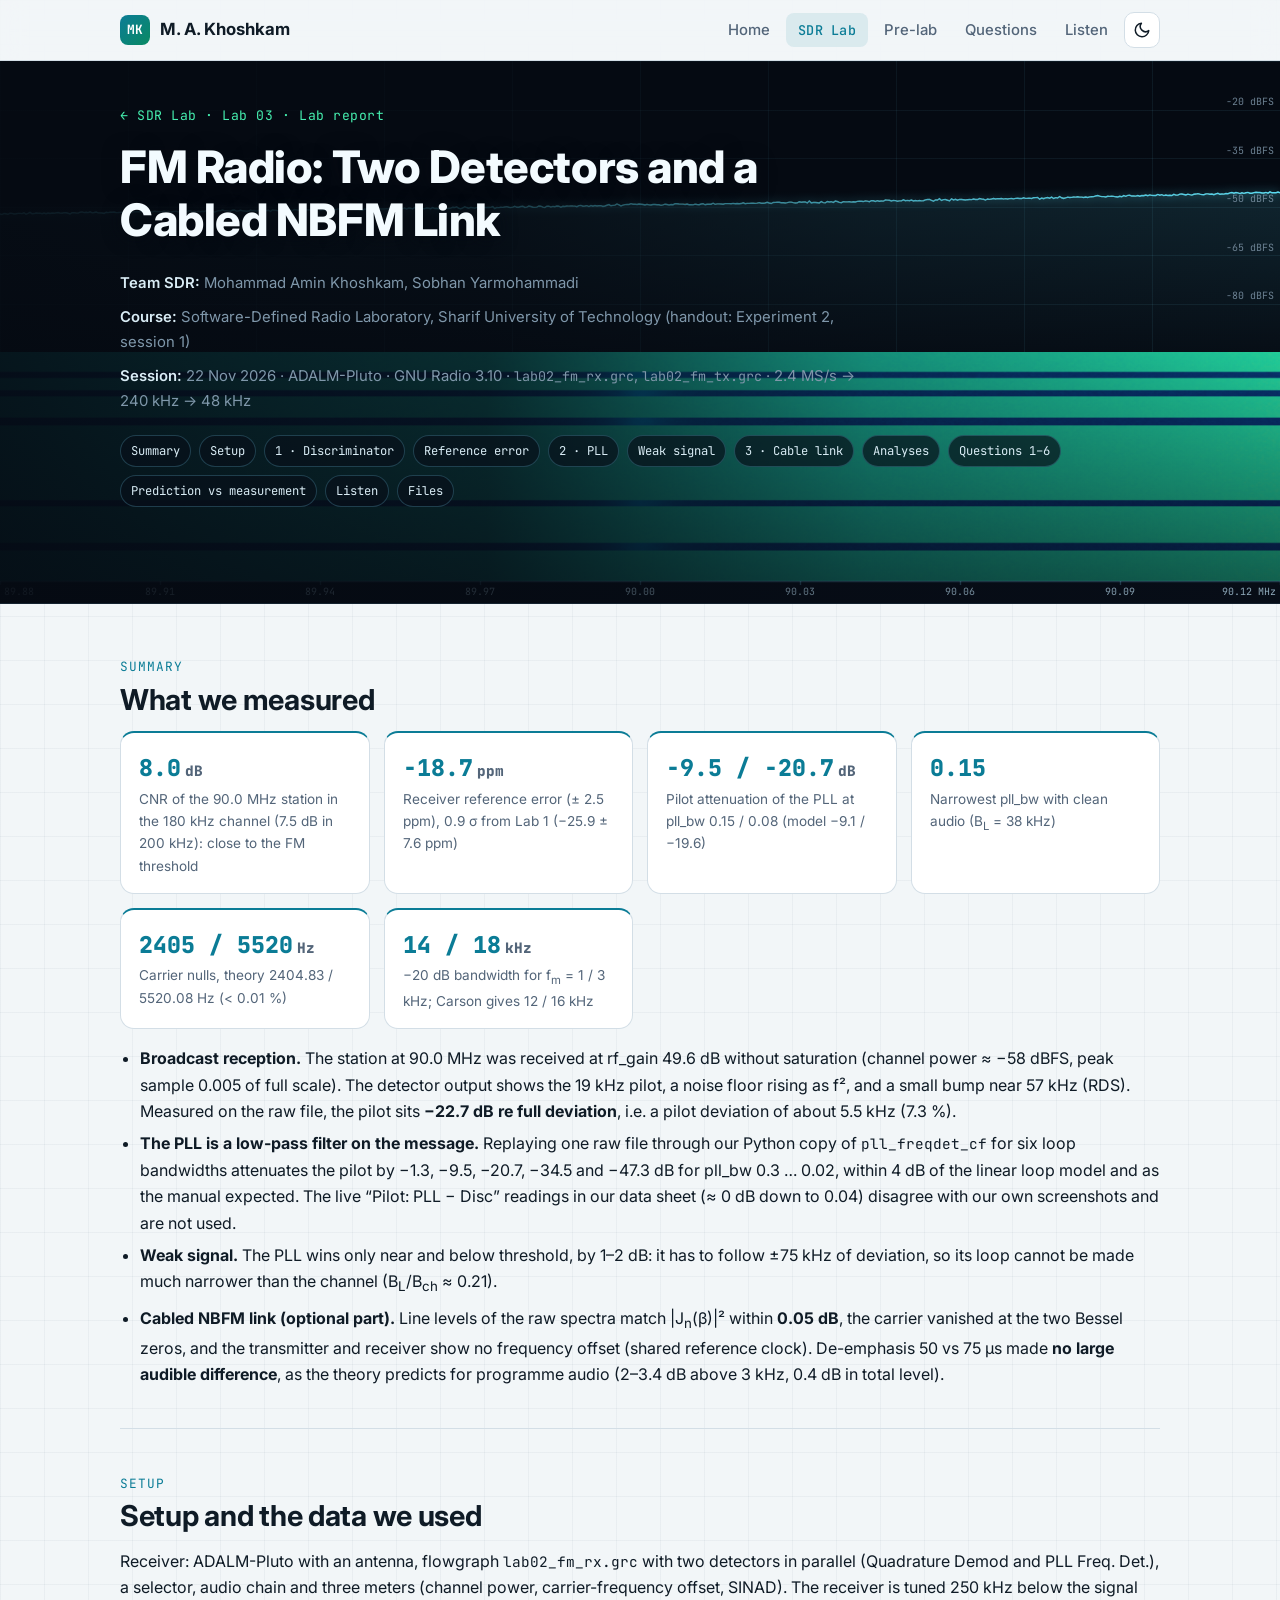
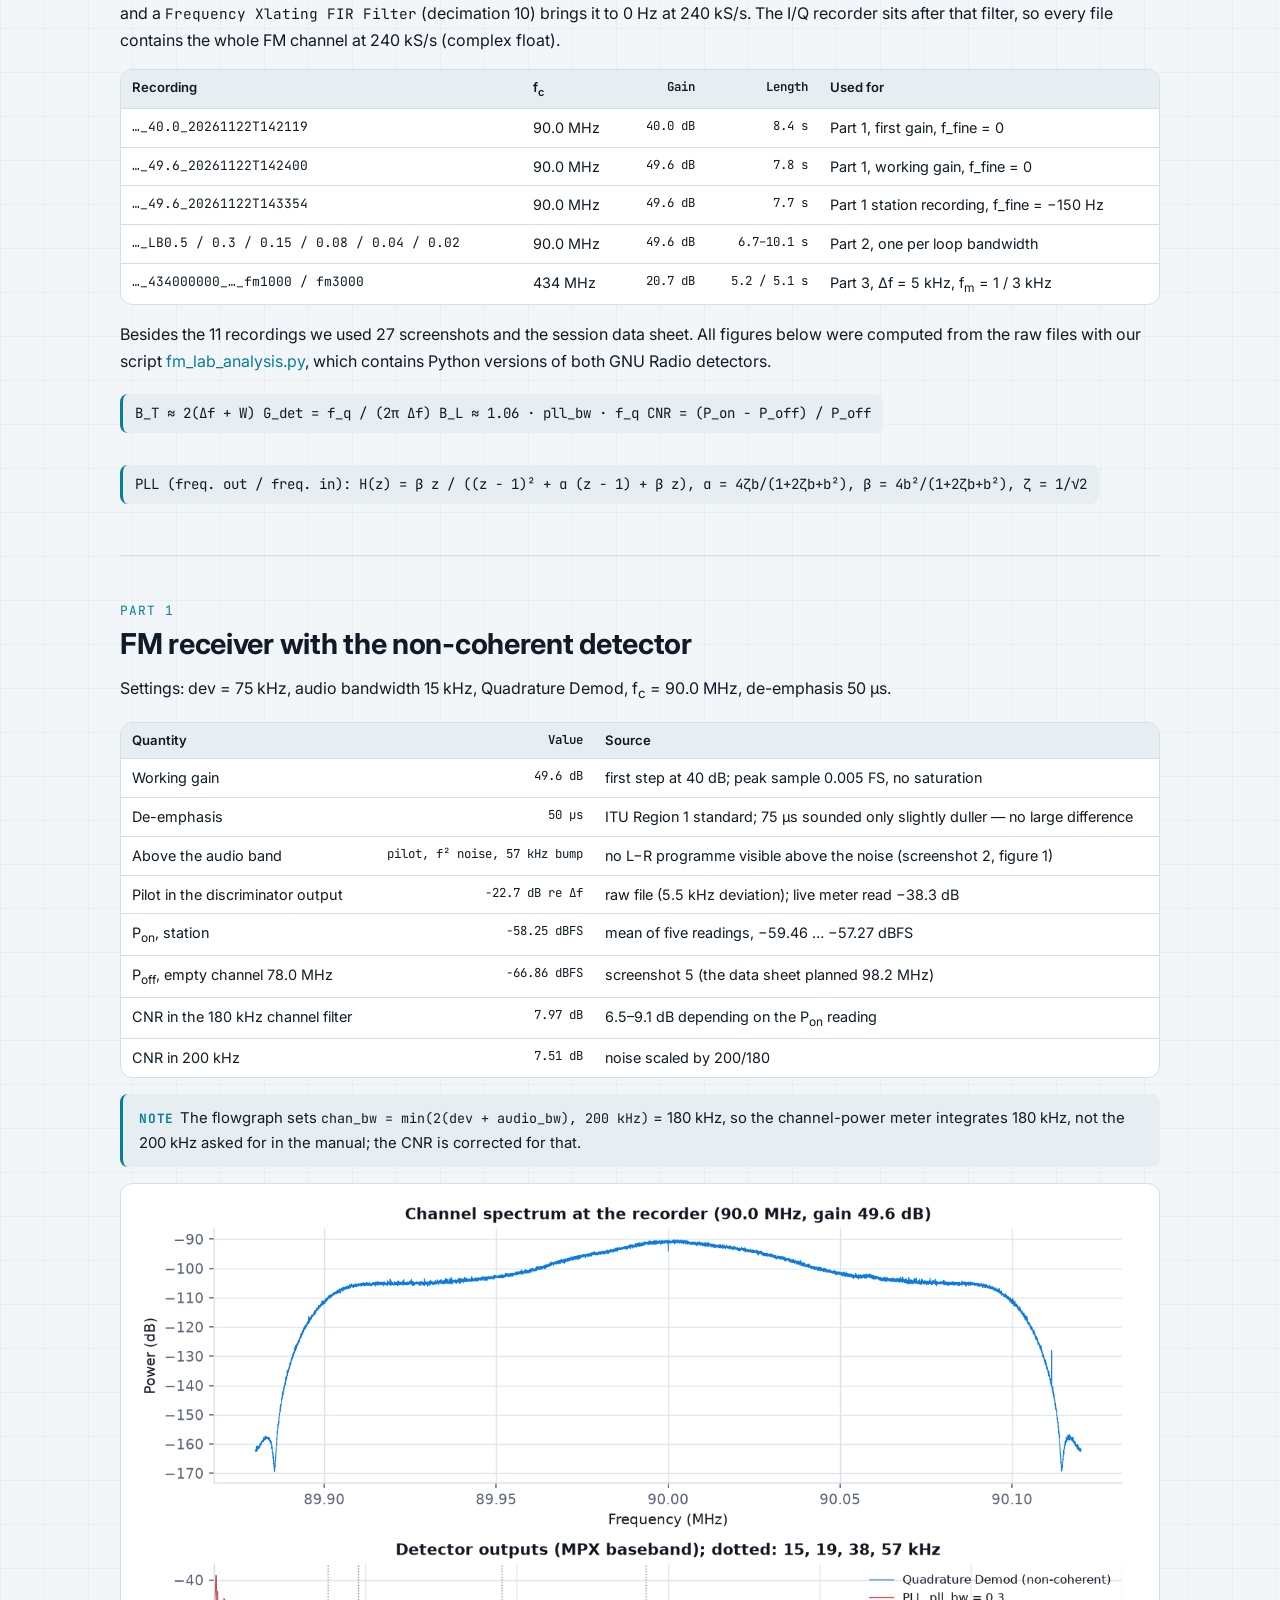
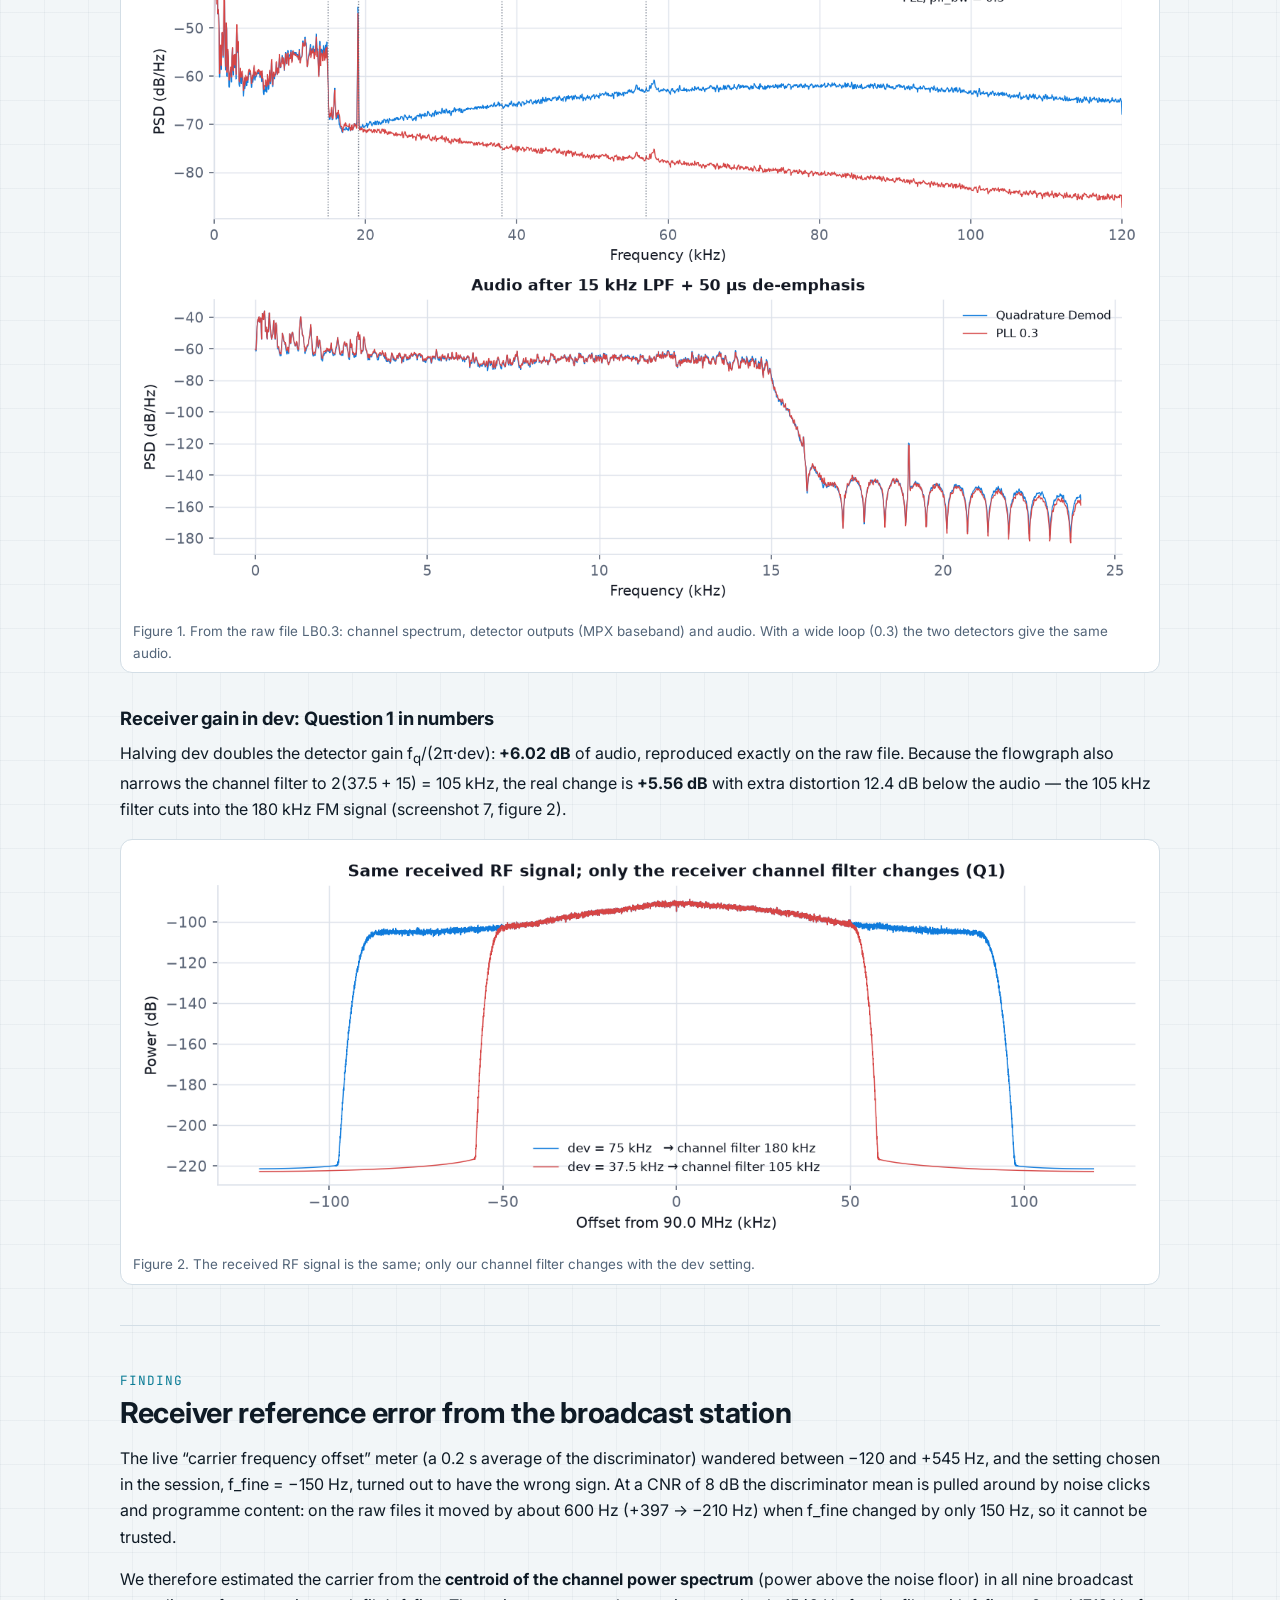
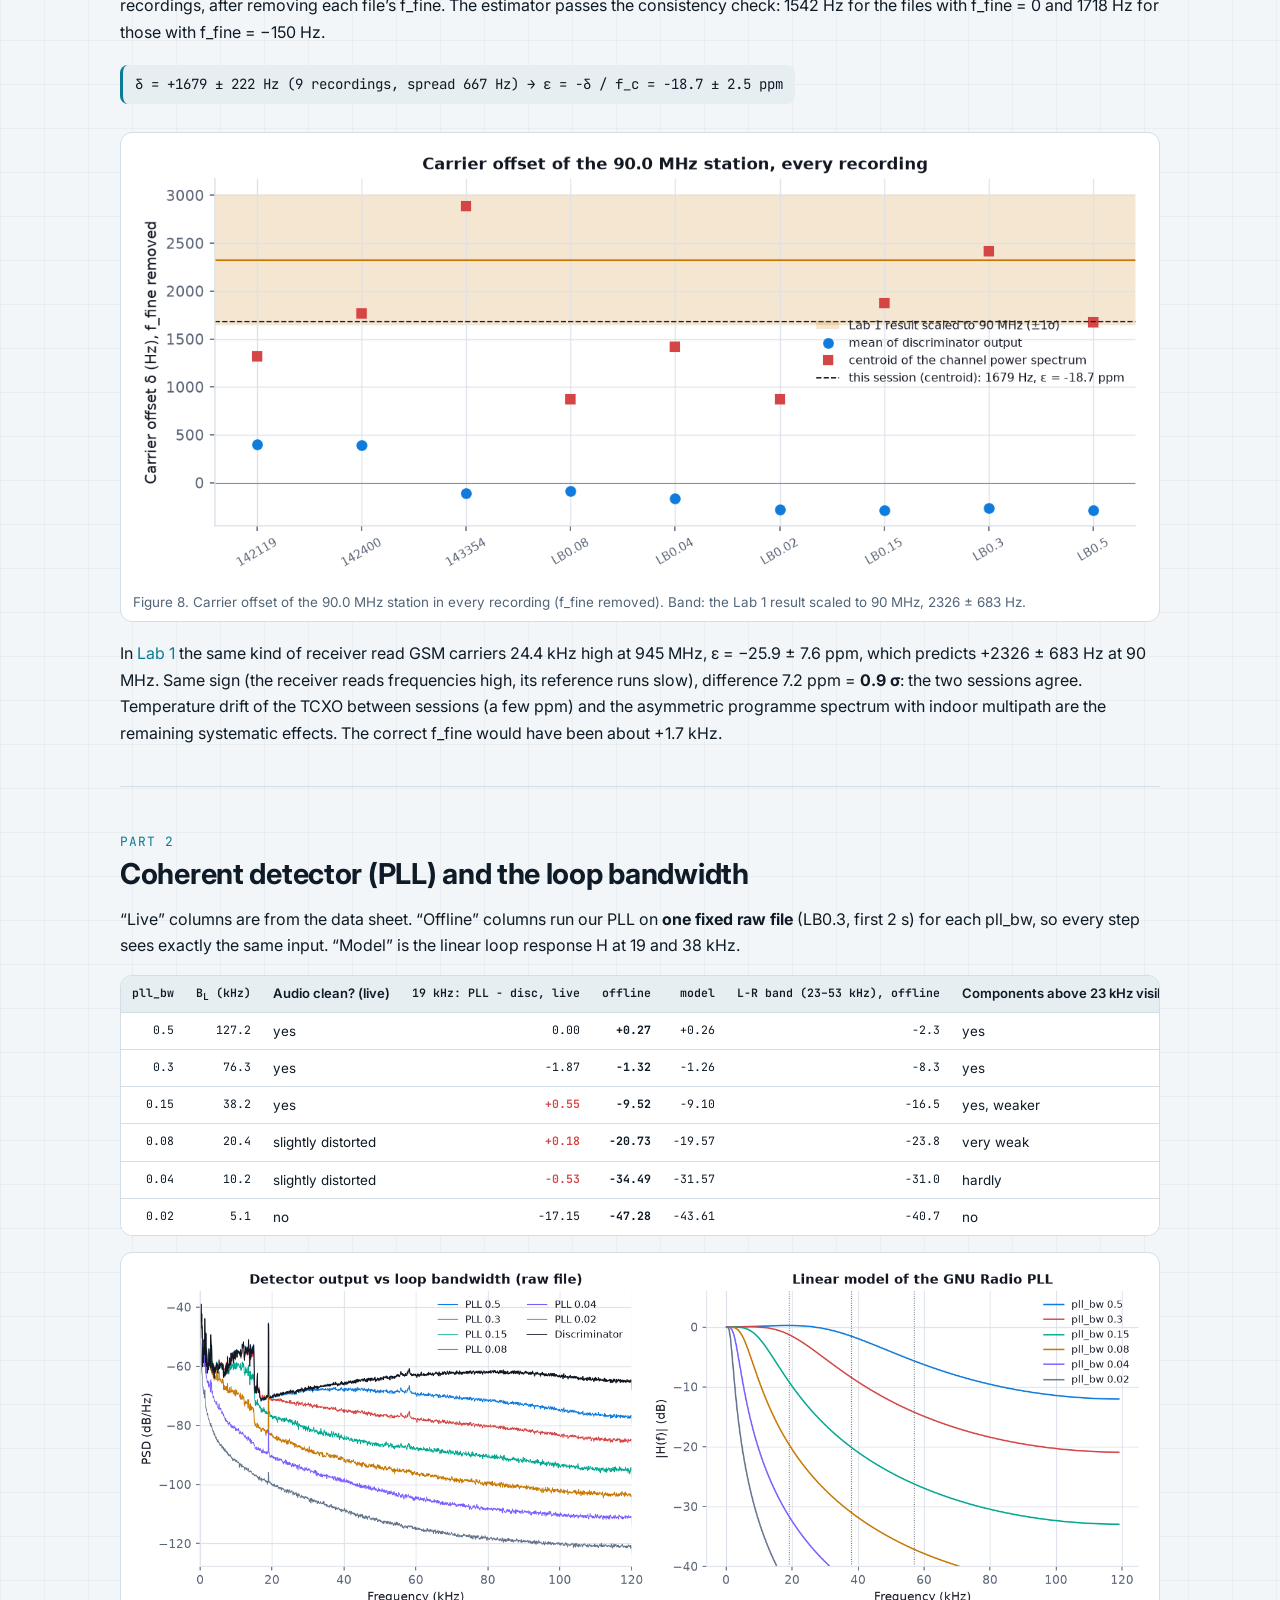
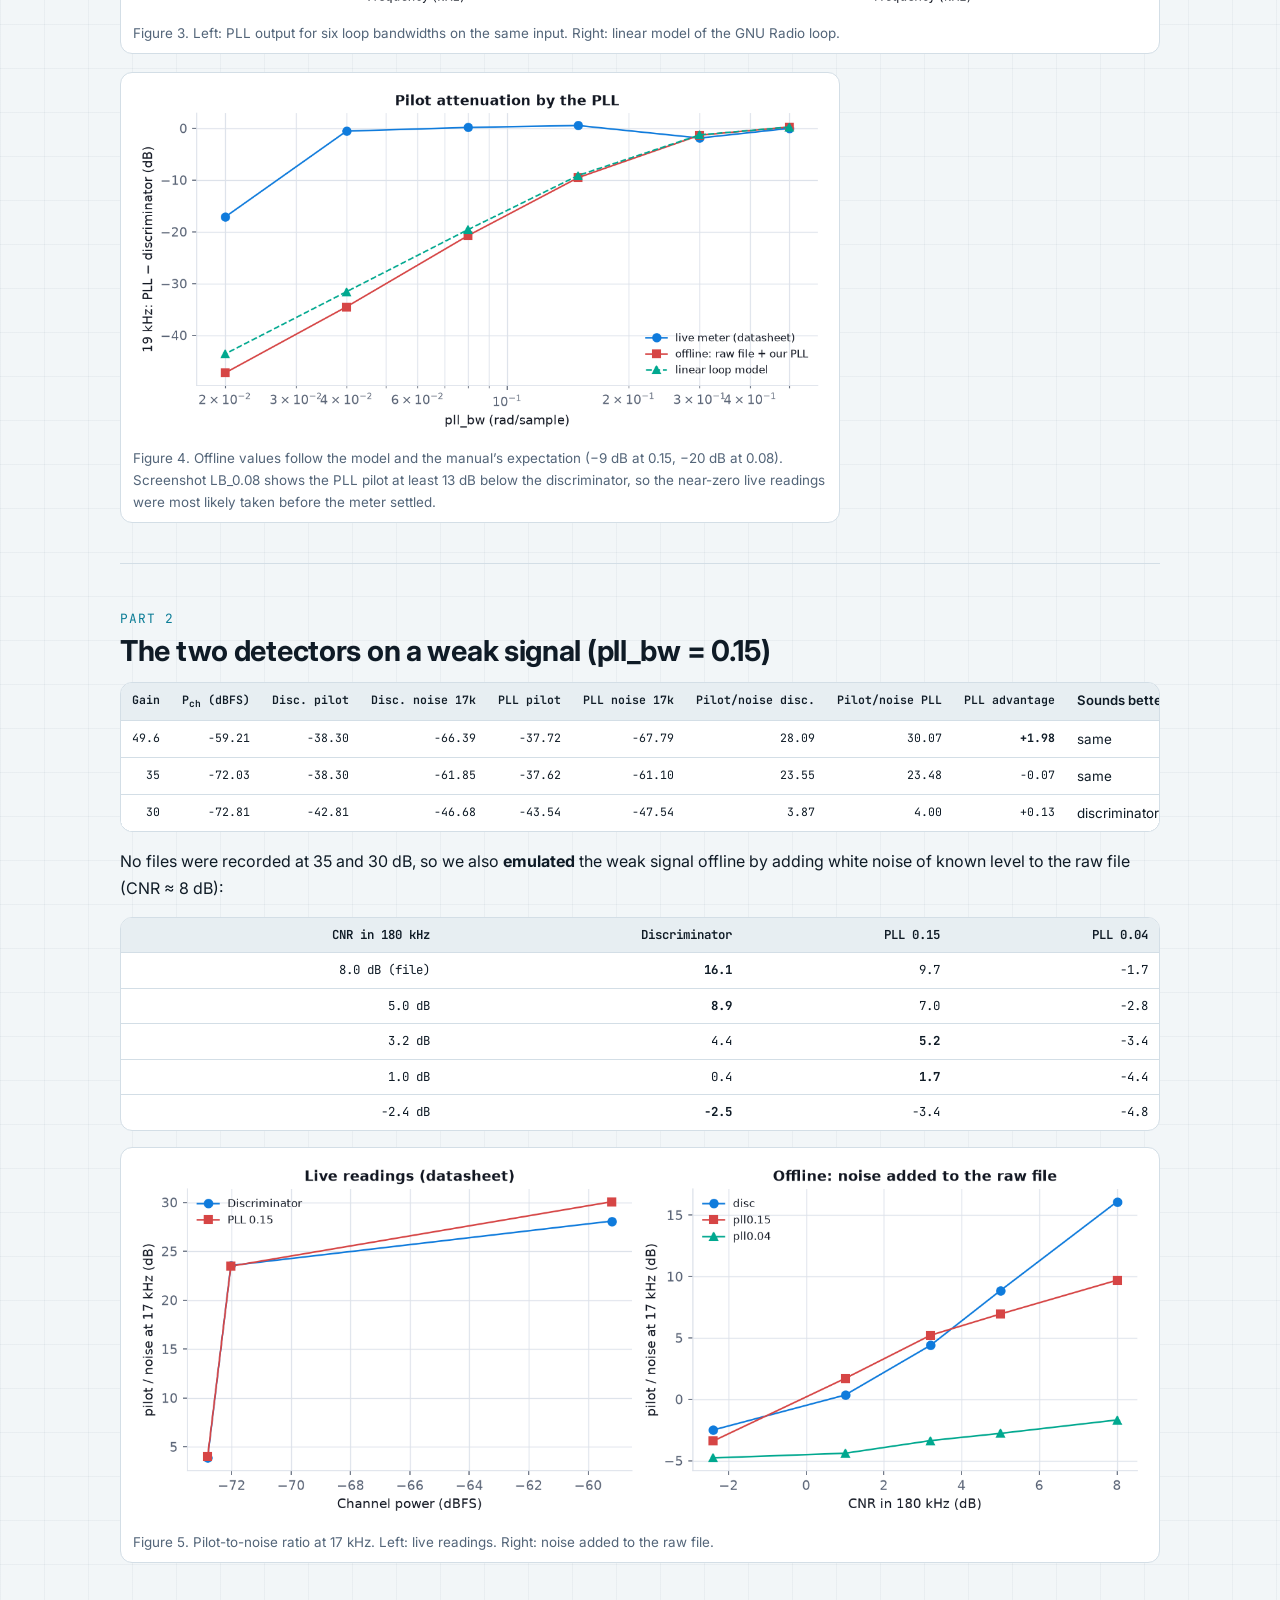
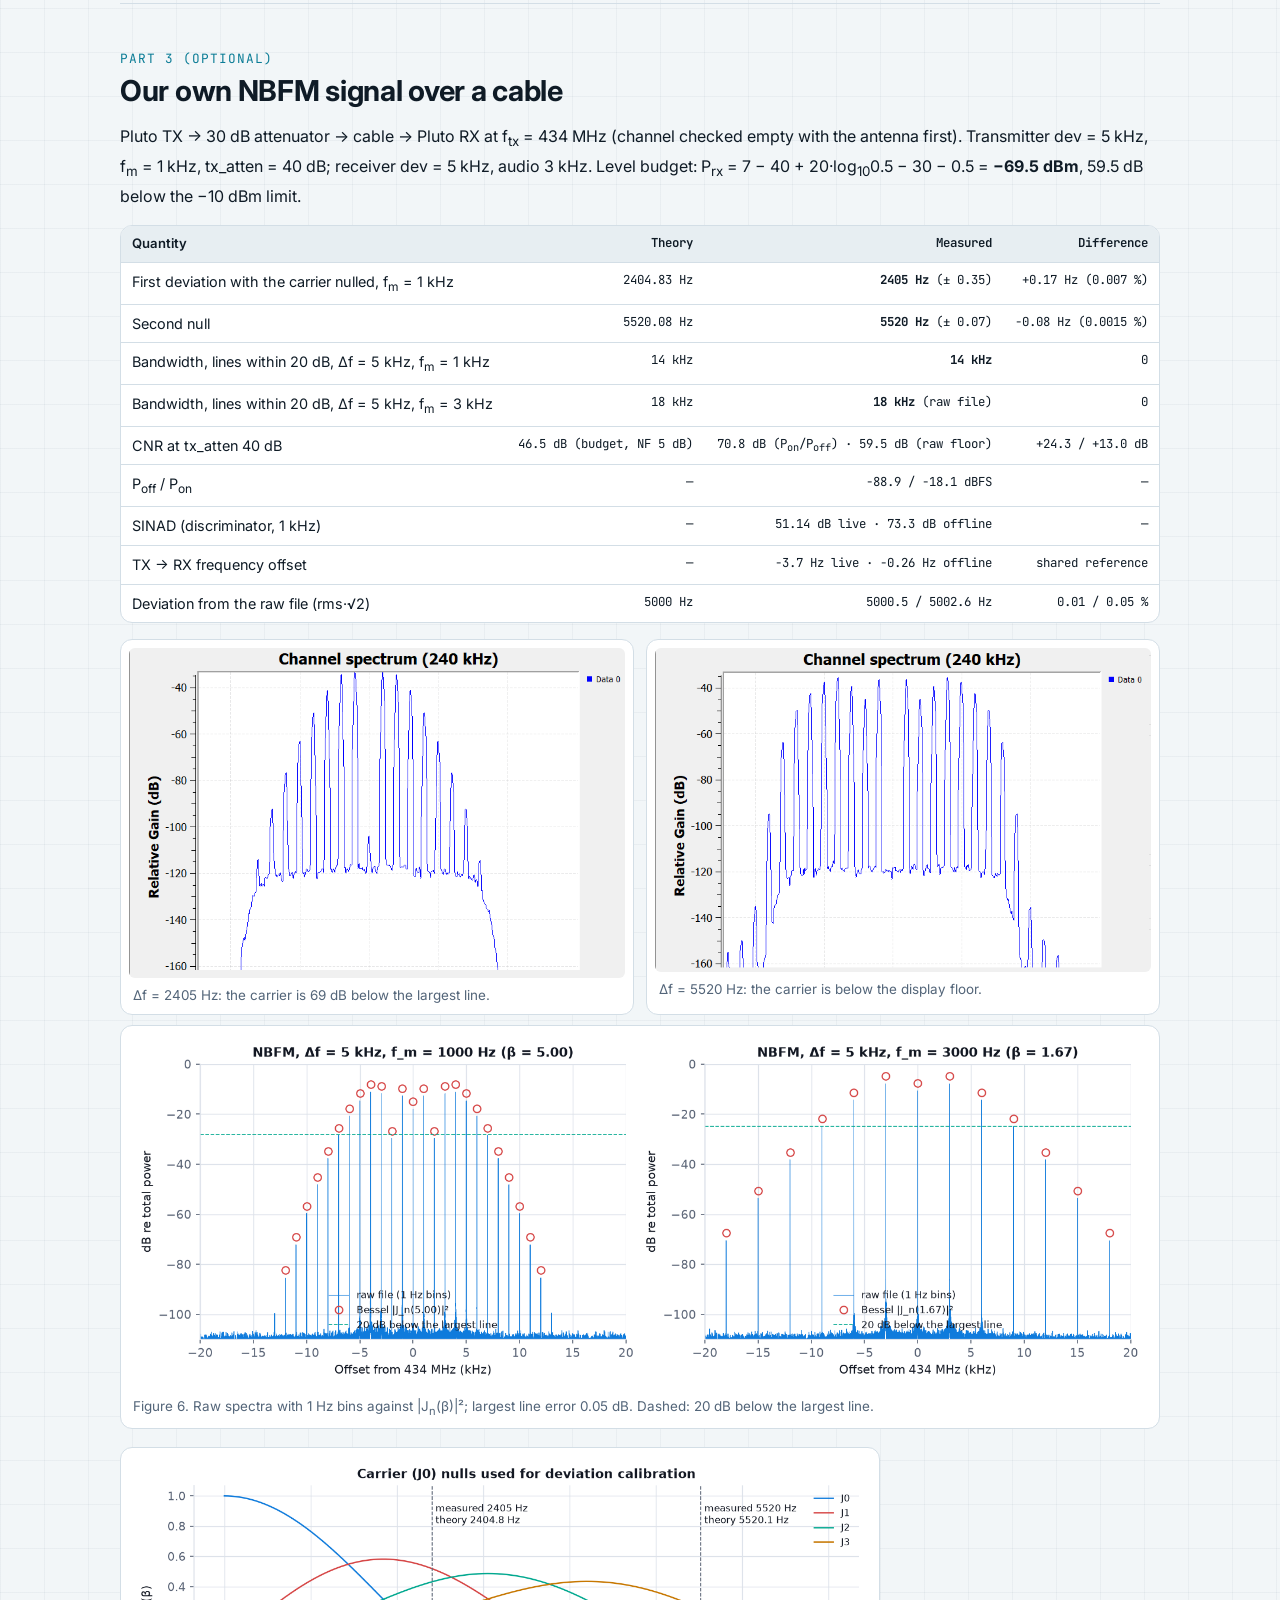
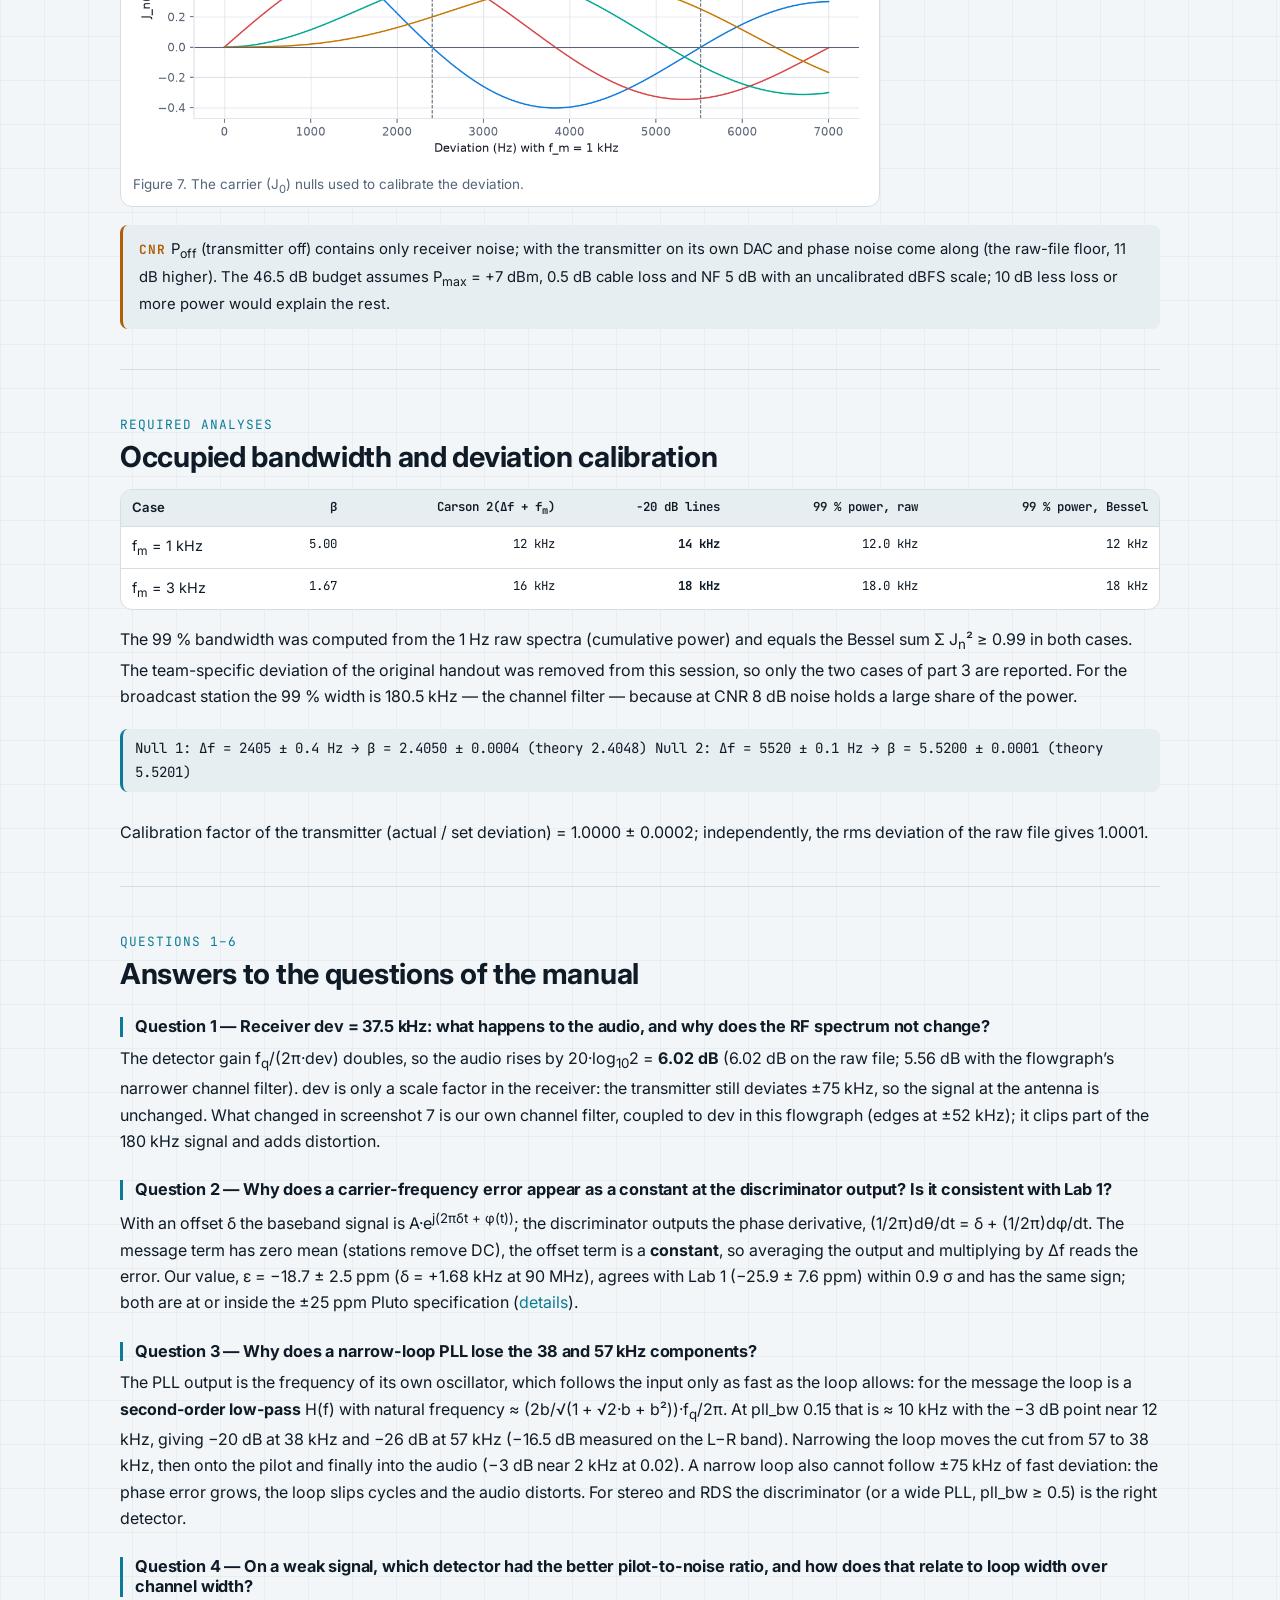
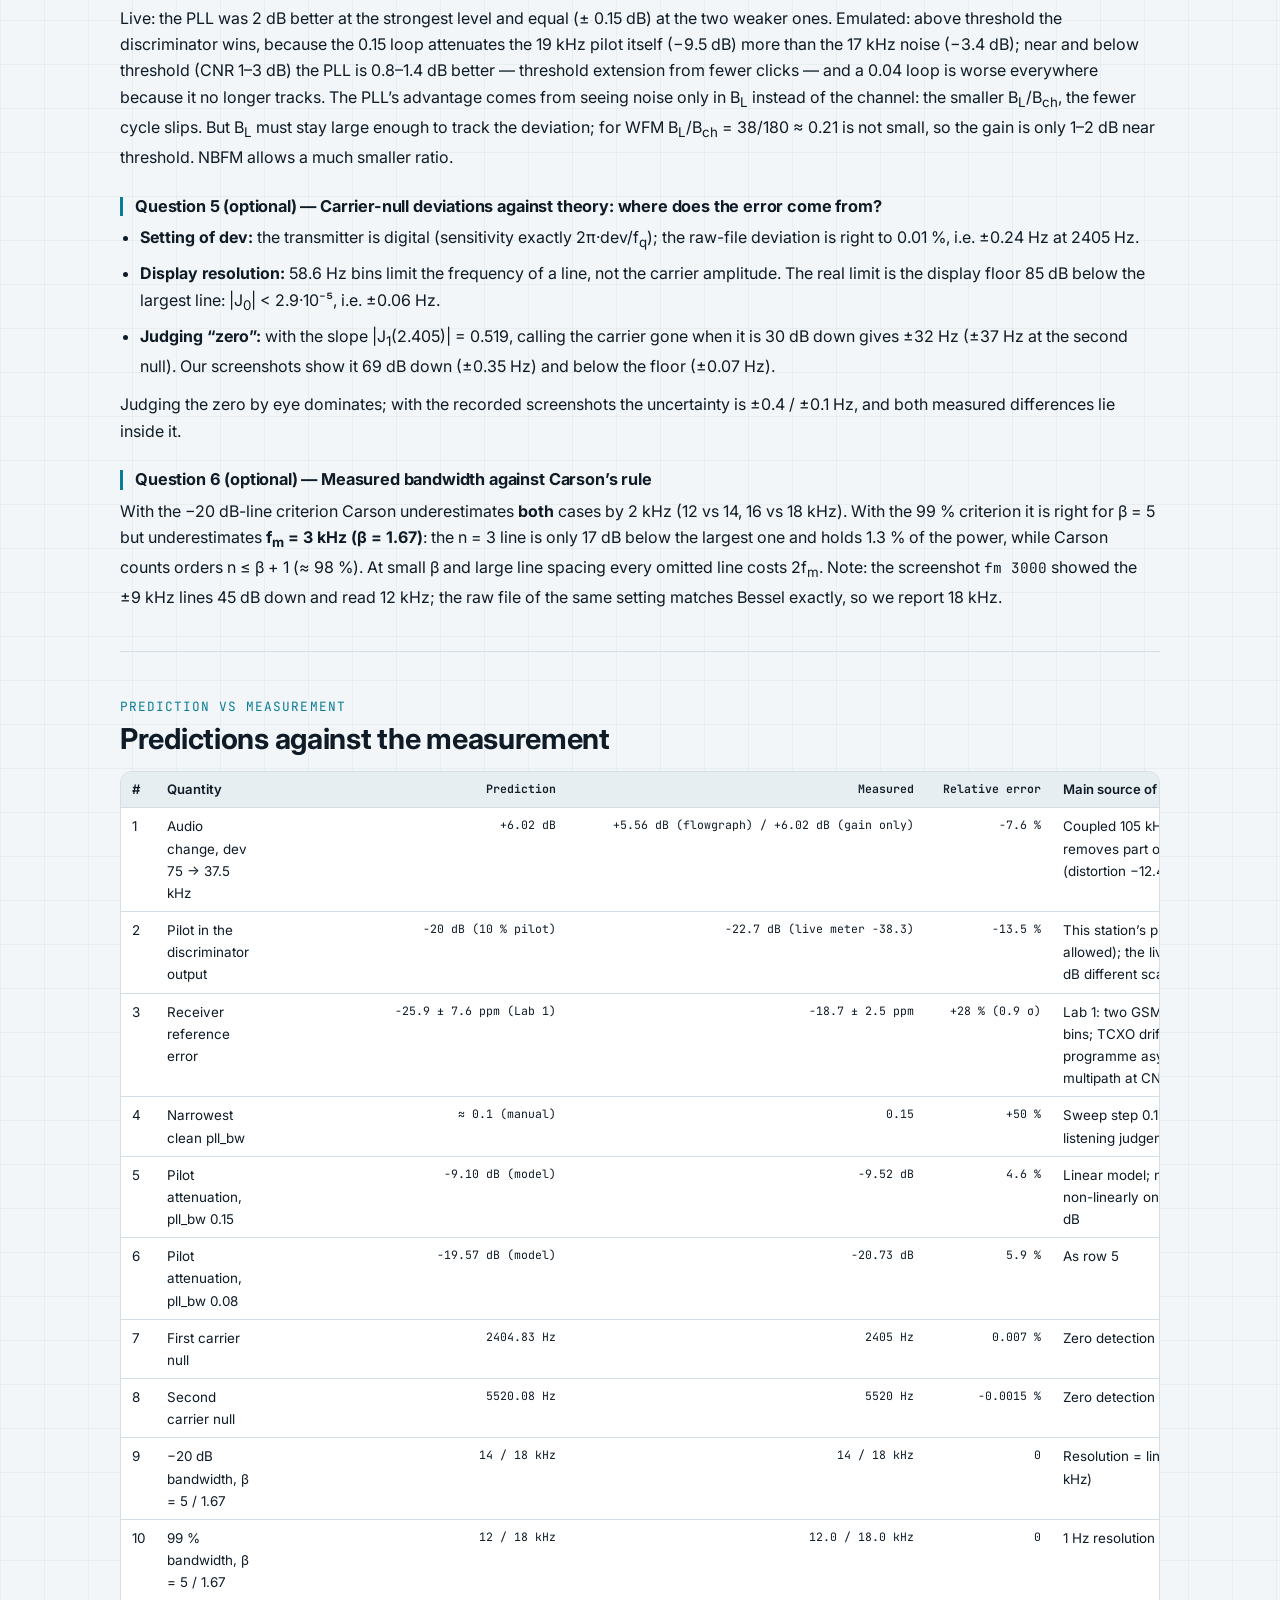
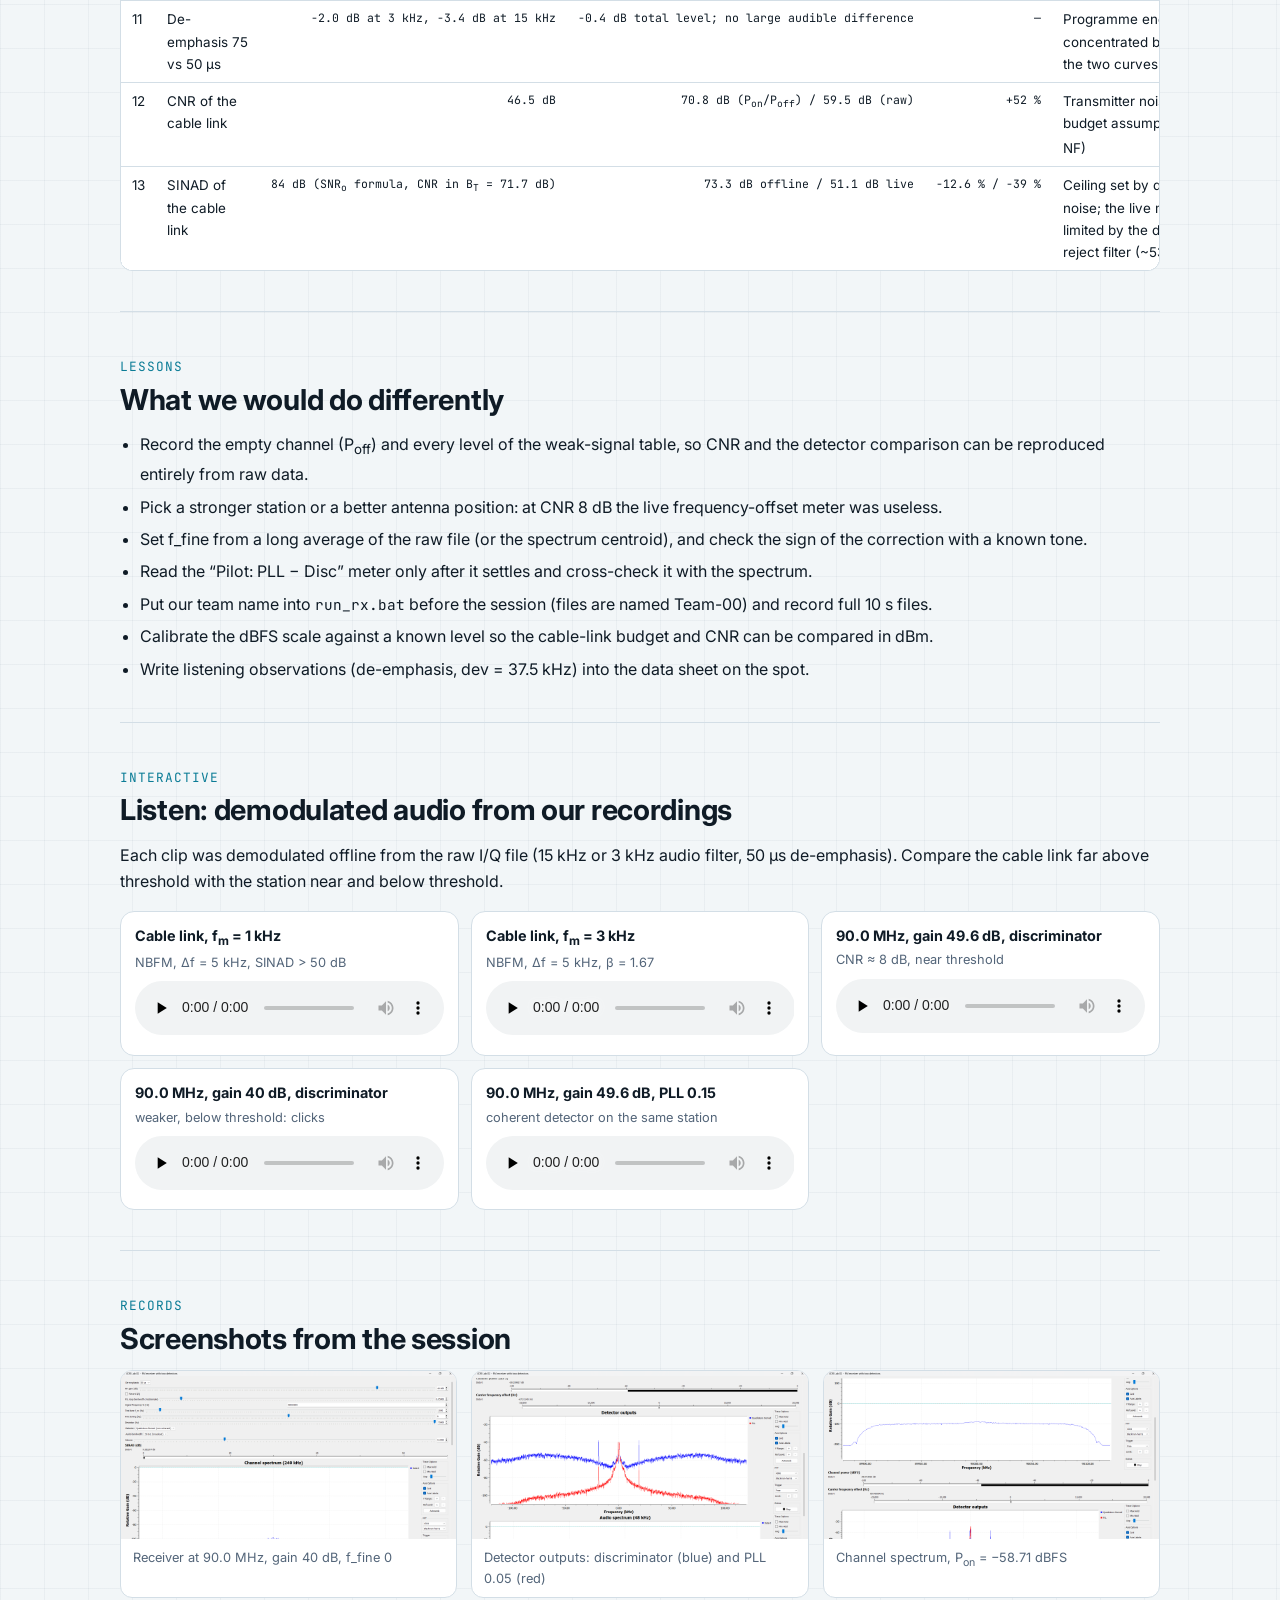
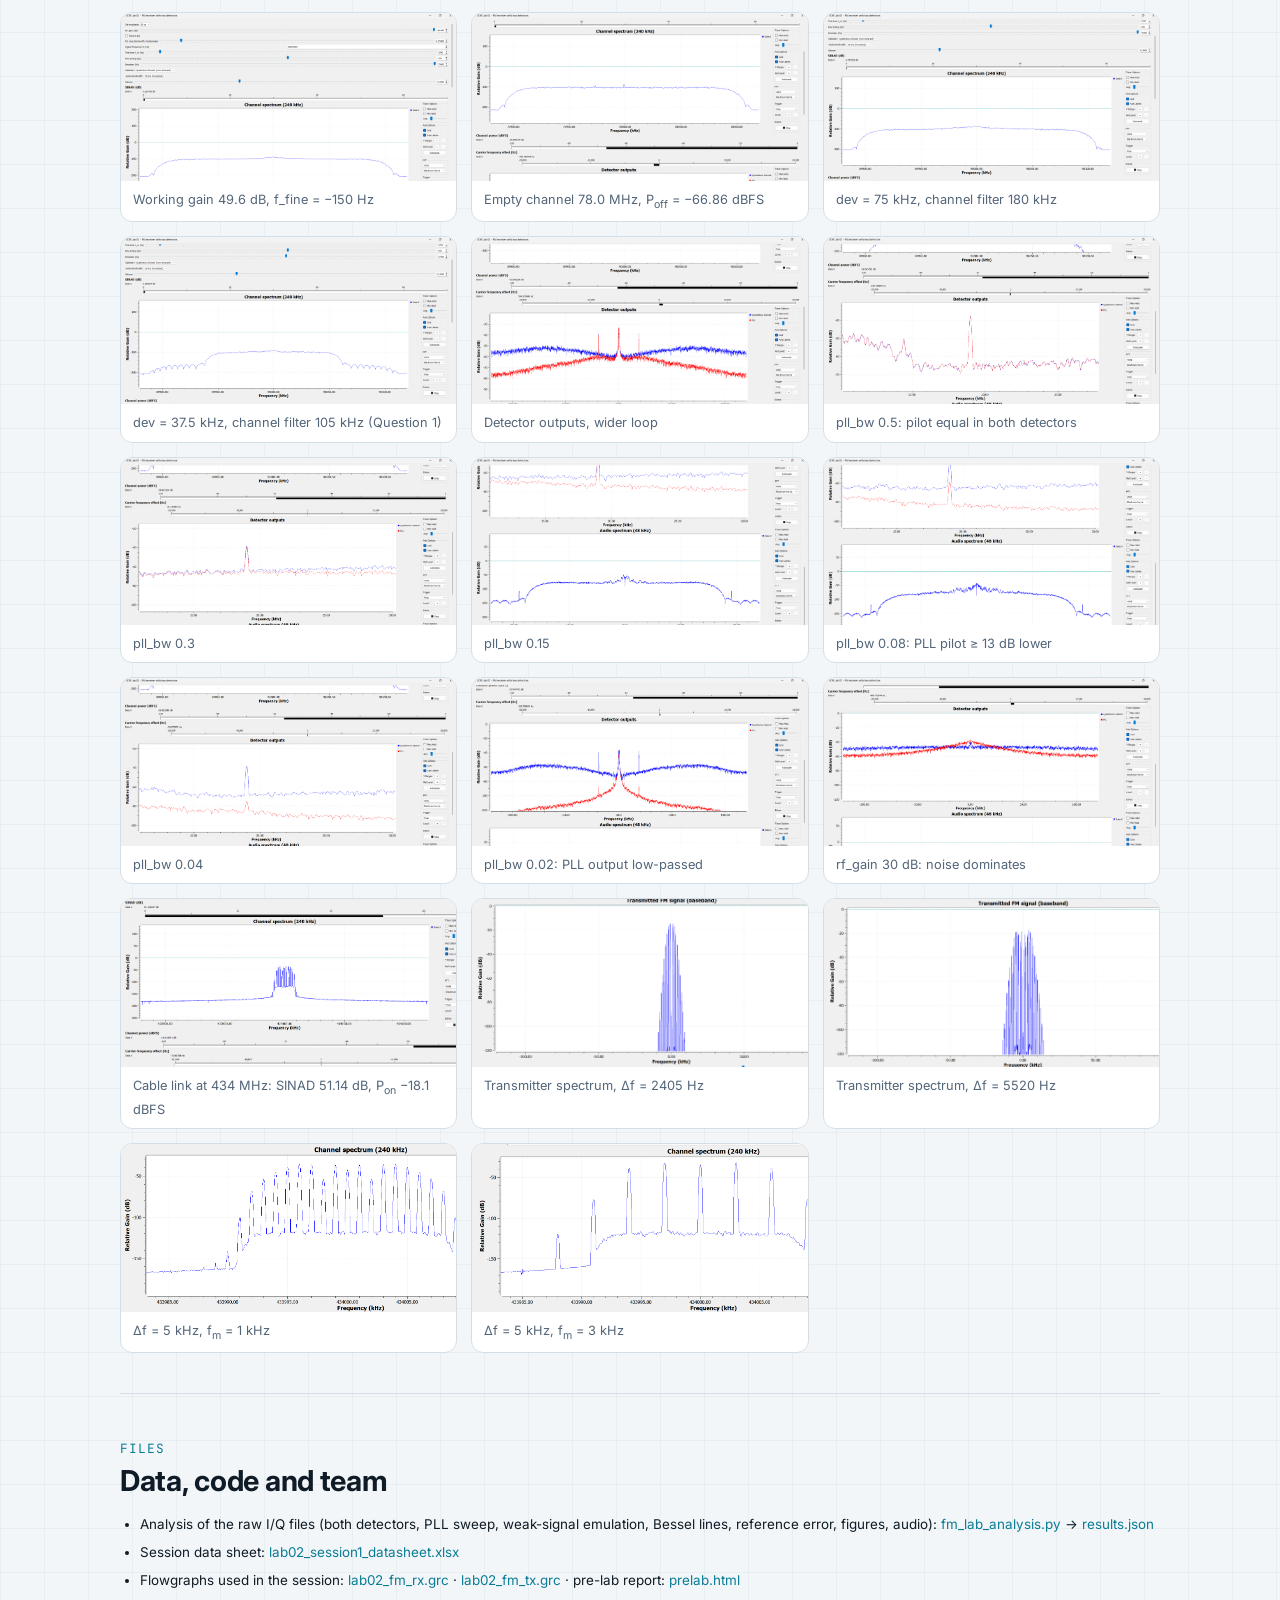
<file: sdr-lab/lab-03/index.html>
<!doctype html>
<html lang="en">
<head>
  <meta charset="utf-8">
  <meta name="viewport" content="width=device-width, initial-scale=1">
  <title>Lab 3 Report — FM Radio: Two Detectors and a Cabled NBFM Link</title>
  <meta name="description" content="SDR Lab, Lab 3 report (Team SDR): FM broadcast reception with a quadrature discriminator and a PLL detector, PLL loop-bandwidth sweep, weak-signal comparison, receiver reference error, and a cabled NBFM link with carrier-null calibration — computed from our raw I/Q recordings.">
  <link rel="icon" href="data:image/svg+xml,%3Csvg xmlns='http://www.w3.org/2000/svg' viewBox='0 0 32 32'%3E%3Crect width='32' height='32' rx='8' fill='%23050a12'/%3E%3Cpath d='M3 24h4l2-3 2 2 2-14 2 14 2-9 2 9 2-4 2 5h4' stroke='%235ee6ff' stroke-width='2' fill='none' stroke-linecap='round' stroke-linejoin='round'/%3E%3C/svg%3E">
  <link rel="preconnect" href="https://fonts.googleapis.com">
  <link rel="preconnect" href="https://fonts.gstatic.com" crossorigin>
  <link href="https://fonts.googleapis.com/css2?family=Inter:wght@400;500;600;700;800&family=JetBrains+Mono:wght@400;600;700&display=swap" rel="stylesheet">
  <link rel="stylesheet" href="../../assets/css/style.css">
  <link rel="stylesheet" href="../../assets/css/sdr-theme.css">
  <style>
    .players { display: grid; grid-template-columns: repeat(auto-fill, minmax(280px, 1fr)); gap: 12px; margin: 8px 0 14px; }
    .players .card { padding: 12px 14px; }
    .players .card b { display: block; font-size: .9rem; margin-bottom: 2px; }
    .players .card span { display: block; color: var(--text-dim); font-size: .8rem; margin-bottom: 8px; }
    .players audio { width: 100%; }
    .pair { display: grid; grid-template-columns: repeat(auto-fit, minmax(300px, 1fr)); gap: 12px; }
    .pair .figx { margin: 0; }
  </style>
</head>
<body class="sdr">

<header class="nav">
  <div class="container">
    <a class="brand" href="../../"><span class="brand-mark">MK</span> M. A. Khoshkam</a>
    <button class="icon-btn menu-btn" id="menu-btn" aria-label="Open menu" aria-expanded="false">
      <svg viewBox="0 0 24 24" fill="none" stroke="currentColor" stroke-width="2" stroke-linecap="round"><path d="M4 7h16M4 12h16M4 17h16"/></svg>
    </button>
    <nav class="nav-links">
      <a href="../../">Home</a>
      <a class="pill" href="../">SDR Lab</a>
      <a href="prelab.html">Pre-lab</a>
      <a href="#questions">Questions</a>
      <a href="#listen">Listen</a>
      <button class="icon-btn" id="theme-toggle" aria-label="Toggle dark mode">
        <svg viewBox="0 0 24 24" fill="none" stroke="currentColor" stroke-width="2" stroke-linecap="round" stroke-linejoin="round"><path d="M21 12.8A9 9 0 1 1 11.2 3a7 7 0 0 0 9.8 9.8z"/></svg>
      </button>
    </nav>
  </div>
</header>

<main>
  <section class="page-head scope strip">
    <canvas data-scope data-fc="90" data-span="0.24" aria-hidden="true"></canvas>
    <div class="container">
      <a class="eyebrow" href="../">← SDR Lab · Lab 03 · Lab report</a>
      <h1>FM Radio: Two Detectors and a Cabled NBFM Link</h1>
      <div class="course-meta">
        <span><b>Team SDR:</b> Mohammad Amin Khoshkam, Sobhan Yarmohammadi</span>
        <span><b>Course:</b> Software-Defined Radio Laboratory, Sharif University of Technology (handout: Experiment 2, session 1)</span>
        <span><b>Session:</b> 22 Nov 2026 · ADALM-Pluto · GNU Radio 3.10 · <span class="mono">lab02_fm_rx.grc</span>, <span class="mono">lab02_fm_tx.grc</span> · 2.4 MS/s → 240 kHz → 48 kHz</span>
      </div>
      <nav class="toc" aria-label="Sections">
        <a href="#summary">Summary</a><a href="#setup">Setup</a><a href="#p1">1 · Discriminator</a><a href="#ppm">Reference error</a>
        <a href="#p2">2 · PLL</a><a href="#weak">Weak signal</a><a href="#p3">3 · Cable link</a><a href="#analysis">Analyses</a>
        <a href="#questions">Questions 1–6</a><a href="#pred">Prediction vs measurement</a><a href="#listen">Listen</a><a href="#files">Files</a>
      </nav>
    </div>
  </section>

  <div class="container lab-page rep">

  <!-- ================================================================ summary -->
  <section class="task" id="summary">
    <span class="kicker">Summary</span>
    <h2>What we measured</h2>
    <div class="kpi">
      <div class="card stat"><div class="n">8.0<i>dB</i></div><div class="l">CNR of the 90.0 MHz station in the 180 kHz channel (7.5 dB in 200 kHz): close to the FM threshold</div></div>
      <div class="card stat"><div class="n">−18.7<i>ppm</i></div><div class="l">Receiver reference error (± 2.5 ppm), 0.9 σ from Lab 1 (−25.9 ± 7.6 ppm)</div></div>
      <div class="card stat"><div class="n">−9.5 / −20.7<i>dB</i></div><div class="l">Pilot attenuation of the PLL at pll_bw 0.15 / 0.08 (model −9.1 / −19.6)</div></div>
      <div class="card stat"><div class="n">0.15</div><div class="l">Narrowest pll_bw with clean audio (B<sub>L</sub> = 38 kHz)</div></div>
      <div class="card stat"><div class="n">2405 / 5520<i>Hz</i></div><div class="l">Carrier nulls, theory 2404.83 / 5520.08 Hz (&lt; 0.01 %)</div></div>
      <div class="card stat"><div class="n">14 / 18<i>kHz</i></div><div class="l">−20 dB bandwidth for f<sub>m</sub> = 1 / 3 kHz; Carson gives 12 / 16 kHz</div></div>
    </div>
    <ul class="bul">
      <li><b>Broadcast reception.</b> The station at 90.0 MHz was received at rf_gain 49.6 dB without saturation (channel power ≈ −58 dBFS, peak sample 0.005 of full scale).
        The detector output shows the 19 kHz pilot, a noise floor rising as f², and a small bump near 57 kHz (RDS). Measured on the raw file, the pilot sits
        <b>−22.7 dB re full deviation</b>, i.e. a pilot deviation of about 5.5 kHz (7.3 %).</li>
      <li><b>The PLL is a low-pass filter on the message.</b> Replaying one raw file through our Python copy of <span class="mono">pll_freqdet_cf</span> for six loop bandwidths
        attenuates the pilot by −1.3, −9.5, −20.7, −34.5 and −47.3 dB for pll_bw 0.3 … 0.02, within 4 dB of the linear loop model and as the manual expected.
        The live “Pilot: PLL − Disc” readings in our data sheet (≈ 0 dB down to 0.04) disagree with our own screenshots and are not used.</li>
      <li><b>Weak signal.</b> The PLL wins only near and below threshold, by 1–2 dB: it has to follow ±75 kHz of deviation, so its loop cannot be made much narrower than the channel
        (B<sub>L</sub>/B<sub>ch</sub> ≈ 0.21).</li>
      <li><b>Cabled NBFM link (optional part).</b> Line levels of the raw spectra match |J<sub>n</sub>(β)|² within <b>0.05 dB</b>, the carrier vanished at the two Bessel zeros, and the
        transmitter and receiver show no frequency offset (shared reference clock). De-emphasis 50 vs 75 µs made <b>no large audible difference</b>, as the theory predicts for programme audio
        (2–3.4 dB above 3 kHz, 0.4 dB in total level).</li>
    </ul>
  </section>

  <!-- ================================================================ setup -->
  <section class="task" id="setup">
    <span class="kicker">Setup</span>
    <h2>Setup and the data we used</h2>
    <p>Receiver: ADALM-Pluto with an antenna, flowgraph <span class="mono">lab02_fm_rx.grc</span> with two detectors in parallel (Quadrature Demod and PLL Freq. Det.), a
      selector, audio chain and three meters (channel power, carrier-frequency offset, SINAD). The receiver is tuned 250 kHz below the signal and a
      <span class="mono">Frequency Xlating FIR Filter</span> (decimation 10) brings it to 0 Hz at 240 kS/s. The I/Q recorder sits after that filter, so every file contains the whole
      FM channel at 240 kS/s (complex float).</p>
    <div class="tbl-wrap"><table class="tbl"><thead><tr><th>Recording</th><th>f<sub>c</sub></th><th class="num">Gain</th><th class="num">Length</th><th>Used for</th></tr></thead><tbody>
      <tr><td class="mono">…_40.0_20261122T142119</td><td>90.0 MHz</td><td class="num">40.0 dB</td><td class="num">8.4 s</td><td>Part 1, first gain, f_fine = 0</td></tr>
      <tr><td class="mono">…_49.6_20261122T142400</td><td>90.0 MHz</td><td class="num">49.6 dB</td><td class="num">7.8 s</td><td>Part 1, working gain, f_fine = 0</td></tr>
      <tr><td class="mono">…_49.6_20261122T143354</td><td>90.0 MHz</td><td class="num">49.6 dB</td><td class="num">7.7 s</td><td>Part 1 station recording, f_fine = −150 Hz</td></tr>
      <tr><td class="mono">…_LB0.5 / 0.3 / 0.15 / 0.08 / 0.04 / 0.02</td><td>90.0 MHz</td><td class="num">49.6 dB</td><td class="num">6.7–10.1 s</td><td>Part 2, one per loop bandwidth</td></tr>
      <tr><td class="mono">…_434000000_…_fm1000 / fm3000</td><td>434 MHz</td><td class="num">20.7 dB</td><td class="num">5.2 / 5.1 s</td><td>Part 3, Δf = 5 kHz, f<sub>m</sub> = 1 / 3 kHz</td></tr>
    </tbody></table></div>
    <p>Besides the 11 recordings we used 27 screenshots and the session data sheet. All figures below were computed from the raw files with our script
      <a href="../labs/lab-03/files/fm_lab_analysis.py">fm_lab_analysis.py</a>, which contains Python versions of both GNU Radio detectors.</p>
    <p><span class="eq">B_T ≈ 2(Δf + W)    G_det = f_q / (2π Δf)    B_L ≈ 1.06 · pll_bw · f_q    CNR = (P_on − P_off) / P_off</span></p>
    <p><span class="eq">PLL (freq. out / freq. in):  H(z) = β z / ((z − 1)² + α (z − 1) + β z),   α = 4ζb/(1+2ζb+b²),  β = 4b²/(1+2ζb+b²),  ζ = 1/√2</span></p>
  </section>

  <!-- ================================================================ part 1 -->
  <section class="task" id="p1">
    <span class="kicker">Part 1</span>
    <h2>FM receiver with the non-coherent detector</h2>
    <p>Settings: dev = 75 kHz, audio bandwidth 15 kHz, Quadrature Demod, f<sub>c</sub> = 90.0 MHz, de-emphasis 50 µs.</p>
    <div class="tbl-wrap"><table class="tbl"><thead><tr><th>Quantity</th><th class="num">Value</th><th>Source</th></tr></thead><tbody>
      <tr><td>Working gain</td><td class="num">49.6 dB</td><td>first step at 40 dB; peak sample 0.005 FS, no saturation</td></tr>
      <tr><td>De-emphasis</td><td class="num">50 µs</td><td>ITU Region 1 standard; 75 µs sounded only slightly duller — no large difference</td></tr>
      <tr><td>Above the audio band</td><td class="num">pilot, f² noise, 57 kHz bump</td><td>no L−R programme visible above the noise (screenshot 2, figure 1)</td></tr>
      <tr><td>Pilot in the discriminator output</td><td class="num">−22.7 dB re Δf</td><td>raw file (5.5 kHz deviation); live meter read −38.3 dB</td></tr>
      <tr><td>P<sub>on</sub>, station</td><td class="num">−58.25 dBFS</td><td>mean of five readings, −59.46 … −57.27 dBFS</td></tr>
      <tr><td>P<sub>off</sub>, empty channel 78.0 MHz</td><td class="num">−66.86 dBFS</td><td>screenshot 5 (the data sheet planned 98.2 MHz)</td></tr>
      <tr><td>CNR in the 180 kHz channel filter</td><td class="num">7.97 dB</td><td>6.5–9.1 dB depending on the P<sub>on</sub> reading</td></tr>
      <tr><td>CNR in 200 kHz</td><td class="num">7.51 dB</td><td>noise scaled by 200/180</td></tr>
    </tbody></table></div>
    <div class="callout"><b>Note</b>The flowgraph sets <span class="mono">chan_bw = min(2(dev + audio_bw), 200 kHz)</span> = 180 kHz, so the channel-power meter integrates 180 kHz, not the 200 kHz asked for in the manual; the CNR is corrected for that.</div>
    <figure class="figx"><img class="l" src="img/report/fig1_broadcast_spectra.png" alt="Channel spectrum, detector outputs and audio spectrum"><img class="d" src="img/report/fig1_broadcast_spectra_dark.png" alt="" aria-hidden="true">
      <figcaption>Figure 1. From the raw file LB0.3: channel spectrum, detector outputs (MPX baseband) and audio. With a wide loop (0.3) the two detectors give the same audio.</figcaption></figure>
    <h3 class="sub-h">Receiver gain in dev: Question 1 in numbers</h3>
    <p>Halving dev doubles the detector gain f<sub>q</sub>/(2π·dev): <b>+6.02 dB</b> of audio, reproduced exactly on the raw file. Because the flowgraph also narrows the channel filter to
      2(37.5 + 15) = 105 kHz, the real change is <b>+5.56 dB</b> with extra distortion 12.4 dB below the audio — the 105 kHz filter cuts into the 180 kHz FM signal (screenshot 7, figure 2).</p>
    <figure class="figx"><img class="l" src="img/report/fig2_q1_dev37k.png" alt="Channel spectrum with 180 and 105 kHz filters"><img class="d" src="img/report/fig2_q1_dev37k_dark.png" alt="" aria-hidden="true">
      <figcaption>Figure 2. The received RF signal is the same; only our channel filter changes with the dev setting.</figcaption></figure>
  </section>

  <!-- ================================================================ ppm -->
  <section class="task" id="ppm">
    <span class="kicker">Finding</span>
    <h2>Receiver reference error from the broadcast station</h2>
    <p>The live “carrier frequency offset” meter (a 0.2 s average of the discriminator) wandered between −120 and +545 Hz, and the setting chosen in the session,
      f_fine = −150 Hz, turned out to have the wrong sign. At a CNR of 8 dB the discriminator mean is pulled around by noise clicks and programme content: on the raw files it moved by
      about 600 Hz (+397 → −210 Hz) when f_fine changed by only 150 Hz, so it cannot be trusted.</p>
    <p>We therefore estimated the carrier from the <b>centroid of the channel power spectrum</b> (power above the noise floor) in all nine broadcast recordings, after removing each file’s f_fine.
      The estimator passes the consistency check: 1542 Hz for the files with f_fine = 0 and 1718 Hz for those with f_fine = −150 Hz.</p>
    <p><span class="eq">δ = +1679 ± 222 Hz  (9 recordings, spread 667 Hz)   →   ε = −δ / f_c = −18.7 ± 2.5 ppm</span></p>
    <figure class="figx"><img class="l" src="img/report/fig8_freq_error.png" alt="Carrier offset per recording by two estimators, with the Lab 1 result"><img class="d" src="img/report/fig8_freq_error_dark.png" alt="" aria-hidden="true">
      <figcaption>Figure 8. Carrier offset of the 90.0 MHz station in every recording (f_fine removed). Band: the Lab 1 result scaled to 90 MHz, 2326 ± 683 Hz.</figcaption></figure>
    <p>In <a href="../lab-01/#ppm">Lab 1</a> the same kind of receiver read GSM carriers 24.4 kHz high at 945 MHz, ε = −25.9 ± 7.6 ppm, which predicts +2326 ± 683 Hz at 90 MHz.
      Same sign (the receiver reads frequencies high, its reference runs slow), difference 7.2 ppm = <b>0.9 σ</b>: the two sessions agree. Temperature drift of the TCXO between
      sessions (a few ppm) and the asymmetric programme spectrum with indoor multipath are the remaining systematic effects. The correct f_fine would have been about +1.7 kHz.</p>
  </section>

  <!-- ================================================================ part 2 -->
  <section class="task" id="p2">
    <span class="kicker">Part 2</span>
    <h2>Coherent detector (PLL) and the loop bandwidth</h2>
    <p>“Live” columns are from the data sheet. “Offline” columns run our PLL on <b>one fixed raw file</b> (LB0.3, first 2 s) for each pll_bw, so every step sees exactly the same input.
      “Model” is the linear loop response H at 19 and 38 kHz.</p>
    <div class="tbl-wrap"><table class="tbl small"><thead><tr><th class="num">pll_bw</th><th class="num">B<sub>L</sub> (kHz)</th><th>Audio clean? (live)</th><th class="num">19 kHz: PLL − disc, live</th><th class="num">offline</th><th class="num">model</th><th class="num">L−R band (23–53 kHz), offline</th><th>Components above 23 kHz visible?</th></tr></thead><tbody>
      <tr><td class="num">0.5</td><td class="num">127.2</td><td>yes</td><td class="num">0.00</td><td class="num"><b>+0.27</b></td><td class="num">+0.26</td><td class="num">−2.3</td><td>yes</td></tr>
      <tr><td class="num">0.3</td><td class="num">76.3</td><td>yes</td><td class="num">−1.87</td><td class="num"><b>−1.32</b></td><td class="num">−1.26</td><td class="num">−8.3</td><td>yes</td></tr>
      <tr><td class="num">0.15</td><td class="num">38.2</td><td>yes</td><td class="num bad">+0.55</td><td class="num"><b>−9.52</b></td><td class="num">−9.10</td><td class="num">−16.5</td><td>yes, weaker</td></tr>
      <tr><td class="num">0.08</td><td class="num">20.4</td><td>slightly distorted</td><td class="num bad">+0.18</td><td class="num"><b>−20.73</b></td><td class="num">−19.57</td><td class="num">−23.8</td><td>very weak</td></tr>
      <tr><td class="num">0.04</td><td class="num">10.2</td><td>slightly distorted</td><td class="num bad">−0.53</td><td class="num"><b>−34.49</b></td><td class="num">−31.57</td><td class="num">−31.0</td><td>hardly</td></tr>
      <tr><td class="num">0.02</td><td class="num">5.1</td><td>no</td><td class="num">−17.15</td><td class="num"><b>−47.28</b></td><td class="num">−43.61</td><td class="num">−40.7</td><td>no</td></tr>
    </tbody></table></div>
    <figure class="figx"><img class="l" src="img/report/fig3_pll_bw_sweep.png" alt="PLL output spectra for six loop bandwidths and the loop model"><img class="d" src="img/report/fig3_pll_bw_sweep_dark.png" alt="" aria-hidden="true">
      <figcaption>Figure 3. Left: PLL output for six loop bandwidths on the same input. Right: linear model of the GNU Radio loop.</figcaption></figure>
    <figure class="figx" style="max-width:720px"><img class="l" src="img/report/fig4_pilot_vs_bw.png" alt="Pilot attenuation versus loop bandwidth"><img class="d" src="img/report/fig4_pilot_vs_bw_dark.png" alt="" aria-hidden="true">
      <figcaption>Figure 4. Offline values follow the model and the manual’s expectation (−9 dB at 0.15, −20 dB at 0.08). Screenshot LB_0.08 shows the PLL pilot at least 13 dB below the discriminator, so the near-zero live readings were most likely taken before the meter settled.</figcaption></figure>
  </section>

  <!-- ================================================================ weak -->
  <section class="task" id="weak">
    <span class="kicker">Part 2</span>
    <h2>The two detectors on a weak signal (pll_bw = 0.15)</h2>
    <div class="tbl-wrap"><table class="tbl small"><thead><tr><th class="num">Gain</th><th class="num">P<sub>ch</sub> (dBFS)</th><th class="num">Disc. pilot</th><th class="num">Disc. noise 17k</th><th class="num">PLL pilot</th><th class="num">PLL noise 17k</th><th class="num">Pilot/noise disc.</th><th class="num">Pilot/noise PLL</th><th class="num">PLL advantage</th><th>Sounds better</th></tr></thead><tbody>
      <tr><td class="num">49.6</td><td class="num">−59.21</td><td class="num">−38.30</td><td class="num">−66.39</td><td class="num">−37.72</td><td class="num">−67.79</td><td class="num">28.09</td><td class="num">30.07</td><td class="num"><b>+1.98</b></td><td>same</td></tr>
      <tr><td class="num">35</td><td class="num">−72.03</td><td class="num">−38.30</td><td class="num">−61.85</td><td class="num">−37.62</td><td class="num">−61.10</td><td class="num">23.55</td><td class="num">23.48</td><td class="num">−0.07</td><td>same</td></tr>
      <tr><td class="num">30</td><td class="num">−72.81</td><td class="num">−42.81</td><td class="num">−46.68</td><td class="num">−43.54</td><td class="num">−47.54</td><td class="num">3.87</td><td class="num">4.00</td><td class="num">+0.13</td><td>discriminator</td></tr>
    </tbody></table></div>
    <p>No files were recorded at 35 and 30 dB, so we also <b>emulated</b> the weak signal offline by adding white noise of known level to the raw file (CNR ≈ 8 dB):</p>
    <div class="tbl-wrap"><table class="tbl"><thead><tr><th class="num">CNR in 180 kHz</th><th class="num">Discriminator</th><th class="num">PLL 0.15</th><th class="num">PLL 0.04</th></tr></thead><tbody>
      <tr><td class="num">8.0 dB (file)</td><td class="num"><b>16.1</b></td><td class="num">9.7</td><td class="num">−1.7</td></tr>
      <tr><td class="num">5.0 dB</td><td class="num"><b>8.9</b></td><td class="num">7.0</td><td class="num">−2.8</td></tr>
      <tr><td class="num">3.2 dB</td><td class="num">4.4</td><td class="num"><b>5.2</b></td><td class="num">−3.4</td></tr>
      <tr><td class="num">1.0 dB</td><td class="num">0.4</td><td class="num"><b>1.7</b></td><td class="num">−4.4</td></tr>
      <tr><td class="num">−2.4 dB</td><td class="num"><b>−2.5</b></td><td class="num">−3.4</td><td class="num">−4.8</td></tr>
    </tbody></table></div>
    <figure class="figx"><img class="l" src="img/report/fig5_weak_signal.png" alt="Pilot to noise versus signal level, live and emulated"><img class="d" src="img/report/fig5_weak_signal_dark.png" alt="" aria-hidden="true">
      <figcaption>Figure 5. Pilot-to-noise ratio at 17 kHz. Left: live readings. Right: noise added to the raw file.</figcaption></figure>
  </section>

  <!-- ================================================================ part 3 -->
  <section class="task" id="p3">
    <span class="kicker">Part 3 (optional)</span>
    <h2>Our own NBFM signal over a cable</h2>
    <p>Pluto TX → 30 dB attenuator → cable → Pluto RX at f<sub>tx</sub> = 434 MHz (channel checked empty with the antenna first). Transmitter dev = 5 kHz, f<sub>m</sub> = 1 kHz,
      tx_atten = 40 dB; receiver dev = 5 kHz, audio 3 kHz. Level budget: P<sub>rx</sub> = 7 − 40 + 20·log<sub>10</sub>0.5 − 30 − 0.5 = <b>−69.5 dBm</b>, 59.5 dB below the −10 dBm limit.</p>
    <div class="tbl-wrap"><table class="tbl"><thead><tr><th>Quantity</th><th class="num">Theory</th><th class="num">Measured</th><th class="num">Difference</th></tr></thead><tbody>
      <tr><td>First deviation with the carrier nulled, f<sub>m</sub> = 1 kHz</td><td class="num">2404.83 Hz</td><td class="num"><b>2405 Hz</b> (± 0.35)</td><td class="num">+0.17 Hz (0.007 %)</td></tr>
      <tr><td>Second null</td><td class="num">5520.08 Hz</td><td class="num"><b>5520 Hz</b> (± 0.07)</td><td class="num">−0.08 Hz (0.0015 %)</td></tr>
      <tr><td>Bandwidth, lines within 20 dB, Δf = 5 kHz, f<sub>m</sub> = 1 kHz</td><td class="num">14 kHz</td><td class="num"><b>14 kHz</b></td><td class="num">0</td></tr>
      <tr><td>Bandwidth, lines within 20 dB, Δf = 5 kHz, f<sub>m</sub> = 3 kHz</td><td class="num">18 kHz</td><td class="num"><b>18 kHz</b> (raw file)</td><td class="num">0</td></tr>
      <tr><td>CNR at tx_atten 40 dB</td><td class="num">46.5 dB (budget, NF 5 dB)</td><td class="num">70.8 dB (P<sub>on</sub>/P<sub>off</sub>) · 59.5 dB (raw floor)</td><td class="num">+24.3 / +13.0 dB</td></tr>
      <tr><td>P<sub>off</sub> / P<sub>on</sub></td><td class="num">—</td><td class="num">−88.9 / −18.1 dBFS</td><td class="num">—</td></tr>
      <tr><td>SINAD (discriminator, 1 kHz)</td><td class="num">—</td><td class="num">51.14 dB live · 73.3 dB offline</td><td class="num">—</td></tr>
      <tr><td>TX → RX frequency offset</td><td class="num">—</td><td class="num">−3.7 Hz live · −0.26 Hz offline</td><td class="num">shared reference</td></tr>
      <tr><td>Deviation from the raw file (rms·√2)</td><td class="num">5000 Hz</td><td class="num">5000.5 / 5002.6 Hz</td><td class="num">0.01 / 0.05 %</td></tr>
    </tbody></table></div>
    <div class="pair">
      <figure class="figx"><img src="img/shots/null-2405-rx.png" alt="Received spectrum with the carrier nulled at 2405 Hz"><figcaption>Δf = 2405 Hz: the carrier is 69 dB below the largest line.</figcaption></figure>
      <figure class="figx"><img src="img/shots/null-5520-rx.png" alt="Received spectrum with the carrier nulled at 5520 Hz"><figcaption>Δf = 5520 Hz: the carrier is below the display floor.</figcaption></figure>
    </div>
    <figure class="figx"><img class="l" src="img/report/fig6_nbfm_bessel.png" alt="NBFM spectra from the raw files against Bessel functions"><img class="d" src="img/report/fig6_nbfm_bessel_dark.png" alt="" aria-hidden="true">
      <figcaption>Figure 6. Raw spectra with 1 Hz bins against |J<sub>n</sub>(β)|²; largest line error 0.05 dB. Dashed: 20 dB below the largest line.</figcaption></figure>
    <figure class="figx" style="max-width:760px"><img class="l" src="img/report/fig7_carrier_nulls.png" alt="Bessel functions and the measured carrier nulls"><img class="d" src="img/report/fig7_carrier_nulls_dark.png" alt="" aria-hidden="true">
      <figcaption>Figure 7. The carrier (J<sub>0</sub>) nulls used to calibrate the deviation.</figcaption></figure>
    <div class="callout warn"><b>CNR</b>P<sub>off</sub> (transmitter off) contains only receiver noise; with the transmitter on its own DAC and phase noise come along (the raw-file floor, 11 dB higher).
      The 46.5 dB budget assumes P<sub>max</sub> = +7 dBm, 0.5 dB cable loss and NF 5 dB with an uncalibrated dBFS scale; 10 dB less loss or more power would explain the rest.</div>
  </section>

  <!-- ================================================================ analyses -->
  <section class="task" id="analysis">
    <span class="kicker">Required analyses</span>
    <h2>Occupied bandwidth and deviation calibration</h2>
    <div class="tbl-wrap"><table class="tbl"><thead><tr><th>Case</th><th class="num">β</th><th class="num">Carson 2(Δf + f<sub>m</sub>)</th><th class="num">−20 dB lines</th><th class="num">99 % power, raw</th><th class="num">99 % power, Bessel</th></tr></thead><tbody>
      <tr><td>f<sub>m</sub> = 1 kHz</td><td class="num">5.00</td><td class="num">12 kHz</td><td class="num"><b>14 kHz</b></td><td class="num">12.0 kHz</td><td class="num">12 kHz</td></tr>
      <tr><td>f<sub>m</sub> = 3 kHz</td><td class="num">1.67</td><td class="num">16 kHz</td><td class="num"><b>18 kHz</b></td><td class="num">18.0 kHz</td><td class="num">18 kHz</td></tr>
    </tbody></table></div>
    <p>The 99 % bandwidth was computed from the 1 Hz raw spectra (cumulative power) and equals the Bessel sum Σ J<sub>n</sub>² ≥ 0.99 in both cases. The team-specific deviation of
      the original handout was removed from this session, so only the two cases of part 3 are reported. For the broadcast station the 99 % width is 180.5 kHz — the channel filter — because
      at CNR 8 dB noise holds a large share of the power.</p>
    <p><span class="eq">Null 1: Δf = 2405 ± 0.4 Hz → β = 2.4050 ± 0.0004 (theory 2.4048)     Null 2: Δf = 5520 ± 0.1 Hz → β = 5.5200 ± 0.0001 (theory 5.5201)</span></p>
    <p>Calibration factor of the transmitter (actual / set deviation) = 1.0000 ± 0.0002; independently, the rms deviation of the raw file gives 1.0001.</p>
  </section>

  <!-- ================================================================ questions -->
  <section class="task qa" id="questions">
    <span class="kicker">Questions 1–6</span>
    <h2>Answers to the questions of the manual</h2>

    <h3>Question 1 — Receiver dev = 37.5 kHz: what happens to the audio, and why does the RF spectrum not change?</h3>
    <p>The detector gain f<sub>q</sub>/(2π·dev) doubles, so the audio rises by 20·log<sub>10</sub>2 = <b>6.02 dB</b> (6.02 dB on the raw file; 5.56 dB with the flowgraph’s narrower channel filter).
      dev is only a scale factor in the receiver: the transmitter still deviates ±75 kHz, so the signal at the antenna is unchanged. What changed in screenshot 7 is our own channel filter,
      coupled to dev in this flowgraph (edges at ±52 kHz); it clips part of the 180 kHz signal and adds distortion.</p>

    <h3>Question 2 — Why does a carrier-frequency error appear as a constant at the discriminator output? Is it consistent with Lab 1?</h3>
    <p>With an offset δ the baseband signal is A·e<sup>j(2πδt + φ(t))</sup>; the discriminator outputs the phase derivative, (1/2π)dθ/dt = δ + (1/2π)dφ/dt. The message term has zero mean
      (stations remove DC), the offset term is a <b>constant</b>, so averaging the output and multiplying by Δf reads the error. Our value, ε = −18.7 ± 2.5 ppm (δ = +1.68 kHz at 90 MHz),
      agrees with Lab 1 (−25.9 ± 7.6 ppm) within 0.9 σ and has the same sign; both are at or inside the ±25 ppm Pluto specification (<a href="#ppm">details</a>).</p>

    <h3>Question 3 — Why does a narrow-loop PLL lose the 38 and 57 kHz components?</h3>
    <p>The PLL output is the frequency of its own oscillator, which follows the input only as fast as the loop allows: for the message the loop is a <b>second-order low-pass</b> H(f) with natural
      frequency ≈ (2b/√(1 + √2·b + b²))·f<sub>q</sub>/2π. At pll_bw 0.15 that is ≈ 10 kHz with the −3 dB point near 12 kHz, giving −20 dB at 38 kHz and −26 dB at 57 kHz (−16.5 dB measured on the L−R band).
      Narrowing the loop moves the cut from 57 to 38 kHz, then onto the pilot and finally into the audio (−3 dB near 2 kHz at 0.02). A narrow loop also cannot follow ±75 kHz of fast deviation:
      the phase error grows, the loop slips cycles and the audio distorts. For stereo and RDS the discriminator (or a wide PLL, pll_bw ≥ 0.5) is the right detector.</p>

    <h3>Question 4 — On a weak signal, which detector had the better pilot-to-noise ratio, and how does that relate to loop width over channel width?</h3>
    <p>Live: the PLL was 2 dB better at the strongest level and equal (± 0.15 dB) at the two weaker ones. Emulated: above threshold the discriminator wins, because the 0.15 loop attenuates the
      19 kHz pilot itself (−9.5 dB) more than the 17 kHz noise (−3.4 dB); near and below threshold (CNR 1–3 dB) the PLL is 0.8–1.4 dB better — threshold extension from fewer clicks — and
      a 0.04 loop is worse everywhere because it no longer tracks. The PLL’s advantage comes from seeing noise only in B<sub>L</sub> instead of the channel: the smaller B<sub>L</sub>/B<sub>ch</sub>, the fewer cycle slips.
      But B<sub>L</sub> must stay large enough to track the deviation; for WFM B<sub>L</sub>/B<sub>ch</sub> = 38/180 ≈ 0.21 is not small, so the gain is only 1–2 dB near threshold. NBFM allows a much smaller ratio.</p>

    <h3>Question 5 (optional) — Carrier-null deviations against theory: where does the error come from?</h3>
    <ul class="bul">
      <li><b>Setting of dev:</b> the transmitter is digital (sensitivity exactly 2π·dev/f<sub>q</sub>); the raw-file deviation is right to 0.01 %, i.e. ±0.24 Hz at 2405 Hz.</li>
      <li><b>Display resolution:</b> 58.6 Hz bins limit the frequency of a line, not the carrier amplitude. The real limit is the display floor 85 dB below the largest line: |J<sub>0</sub>| &lt; 2.9·10⁻⁵, i.e. ±0.06 Hz.</li>
      <li><b>Judging “zero”:</b> with the slope |J<sub>1</sub>(2.405)| = 0.519, calling the carrier gone when it is 30 dB down gives ±32 Hz (±37 Hz at the second null). Our screenshots show it 69 dB down (±0.35 Hz) and below the floor (±0.07 Hz).</li>
    </ul>
    <p>Judging the zero by eye dominates; with the recorded screenshots the uncertainty is ±0.4 / ±0.1 Hz, and both measured differences lie inside it.</p>

    <h3>Question 6 (optional) — Measured bandwidth against Carson’s rule</h3>
    <p>With the −20 dB-line criterion Carson underestimates <b>both</b> cases by 2 kHz (12 vs 14, 16 vs 18 kHz). With the 99 % criterion it is right for β = 5 but underestimates
      <b>f<sub>m</sub> = 3 kHz (β = 1.67)</b>: the n = 3 line is only 17 dB below the largest one and holds 1.3 % of the power, while Carson counts orders n ≤ β + 1 (≈ 98 %). At small β and large line spacing every
      omitted line costs 2f<sub>m</sub>. Note: the screenshot <span class="mono">fm 3000</span> showed the ±9 kHz lines 45 dB down and read 12 kHz; the raw file of the same setting matches Bessel exactly, so we report 18 kHz.</p>
  </section>

  <!-- ================================================================ pred -->
  <section class="task" id="pred">
    <span class="kicker">Prediction vs measurement</span>
    <h2>Predictions against the measurement</h2>
    <div class="tbl-wrap"><table class="tbl small"><thead><tr><th>#</th><th>Quantity</th><th class="num">Prediction</th><th class="num">Measured</th><th class="num">Relative error</th><th>Main source of the difference (size)</th></tr></thead><tbody>
      <tr><td>1</td><td>Audio change, dev 75 → 37.5 kHz</td><td class="num">+6.02 dB</td><td class="num">+5.56 dB (flowgraph) / +6.02 dB (gain only)</td><td class="num">−7.6 %</td><td>Coupled 105 kHz channel filter removes part of the signal (distortion −12.4 dB)</td></tr>
      <tr><td>2</td><td>Pilot in the discriminator output</td><td class="num">−20 dB (10 % pilot)</td><td class="num">−22.7 dB (live meter −38.3)</td><td class="num">−13.5 %</td><td>This station’s pilot is 7.3 % (8–10 % allowed); the live meter has a ≈16 dB different scale</td></tr>
      <tr><td>3</td><td>Receiver reference error</td><td class="num">−25.9 ± 7.6 ppm (Lab 1)</td><td class="num">−18.7 ± 2.5 ppm</td><td class="num">+28 % (0.9 σ)</td><td>Lab 1: two GSM carriers, 4.88 kHz bins; TCXO drift between sessions; programme asymmetry and multipath at CNR 8 dB</td></tr>
      <tr><td>4</td><td>Narrowest clean pll_bw</td><td class="num">≈ 0.1 (manual)</td><td class="num">0.15</td><td class="num">+50 %</td><td>Sweep step 0.15 → 0.08 (±0.07); listening judgement; low CNR</td></tr>
      <tr><td>5</td><td>Pilot attenuation, pll_bw 0.15</td><td class="num">−9.10 dB (model)</td><td class="num">−9.52 dB</td><td class="num">4.6 %</td><td>Linear model; noise and clicks act non-linearly on the loop at CNR 8 dB</td></tr>
      <tr><td>6</td><td>Pilot attenuation, pll_bw 0.08</td><td class="num">−19.57 dB (model)</td><td class="num">−20.73 dB</td><td class="num">5.9 %</td><td>As row 5</td></tr>
      <tr><td>7</td><td>First carrier null</td><td class="num">2404.83 Hz</td><td class="num">2405 Hz</td><td class="num">0.007 %</td><td>Zero detection ±0.35 Hz</td></tr>
      <tr><td>8</td><td>Second carrier null</td><td class="num">5520.08 Hz</td><td class="num">5520 Hz</td><td class="num">−0.0015 %</td><td>Zero detection ±0.07 Hz</td></tr>
      <tr><td>9</td><td>−20 dB bandwidth, β = 5 / 1.67</td><td class="num">14 / 18 kHz</td><td class="num">14 / 18 kHz</td><td class="num">0</td><td>Resolution = line spacing (1 / 3 kHz)</td></tr>
      <tr><td>10</td><td>99 % bandwidth, β = 5 / 1.67</td><td class="num">12 / 18 kHz</td><td class="num">12.0 / 18.0 kHz</td><td class="num">0</td><td>1 Hz resolution</td></tr>
      <tr><td>11</td><td>De-emphasis 75 vs 50 µs</td><td class="num">−2.0 dB at 3 kHz, −3.4 dB at 15 kHz</td><td class="num">−0.4 dB total level; no large audible difference</td><td class="num">—</td><td>Programme energy is concentrated below 3 kHz, where the two curves differ by &lt; 2 dB</td></tr>
      <tr><td>12</td><td>CNR of the cable link</td><td class="num">46.5 dB</td><td class="num">70.8 dB (P<sub>on</sub>/P<sub>off</sub>) / 59.5 dB (raw)</td><td class="num">+52 %</td><td>Transmitter noise (≈11 dB) and budget assumptions (P<sub>max</sub>, loss, NF)</td></tr>
      <tr><td>13</td><td>SINAD of the cable link</td><td class="num">84 dB (SNR<sub>o</sub> formula, CNR in B<sub>T</sub> = 71.7 dB)</td><td class="num">73.3 dB offline / 51.1 dB live</td><td class="num">−12.6 % / −39 %</td><td>Ceiling set by device distortion and noise; the live meter is probably limited by the depth of its band-reject filter (~53 dB)</td></tr>
    </tbody></table></div>
  </section>

  <!-- ================================================================ redo -->
  <section class="task" id="redo">
    <span class="kicker">Lessons</span>
    <h2>What we would do differently</h2>
    <ul class="bul">
      <li>Record the empty channel (P<sub>off</sub>) and every level of the weak-signal table, so CNR and the detector comparison can be reproduced entirely from raw data.</li>
      <li>Pick a stronger station or a better antenna position: at CNR 8 dB the live frequency-offset meter was useless.</li>
      <li>Set f_fine from a long average of the raw file (or the spectrum centroid), and check the sign of the correction with a known tone.</li>
      <li>Read the “Pilot: PLL − Disc” meter only after it settles and cross-check it with the spectrum.</li>
      <li>Put our team name into <span class="mono">run_rx.bat</span> before the session (files are named Team-00) and record full 10 s files.</li>
      <li>Calibrate the dBFS scale against a known level so the cable-link budget and CNR can be compared in dBm.</li>
      <li>Write listening observations (de-emphasis, dev = 37.5 kHz) into the data sheet on the spot.</li>
    </ul>
  </section>

  <!-- ================================================================ listen -->
  <section class="task" id="listen">
    <span class="kicker">Interactive</span>
    <h2>Listen: demodulated audio from our recordings</h2>
    <p>Each clip was demodulated offline from the raw I/Q file (15 kHz or 3 kHz audio filter, 50 µs de-emphasis). Compare the cable link far above threshold with the station near and below threshold.</p>
    <div class="players">
      <div class="card"><b>Cable link, f<sub>m</sub> = 1 kHz</b><span>NBFM, Δf = 5 kHz, SINAD &gt; 50 dB</span><audio controls preload="none" src="audio/link-fm1000.wav"></audio></div>
      <div class="card"><b>Cable link, f<sub>m</sub> = 3 kHz</b><span>NBFM, Δf = 5 kHz, β = 1.67</span><audio controls preload="none" src="audio/link-fm3000.wav"></audio></div>
      <div class="card"><b>90.0 MHz, gain 49.6 dB, discriminator</b><span>CNR ≈ 8 dB, near threshold</span><audio controls preload="none" src="audio/station-g49.6-disc.wav"></audio></div>
      <div class="card"><b>90.0 MHz, gain 40 dB, discriminator</b><span>weaker, below threshold: clicks</span><audio controls preload="none" src="audio/station-g40-disc.wav"></audio></div>
      <div class="card"><b>90.0 MHz, gain 49.6 dB, PLL 0.15</b><span>coherent detector on the same station</span><audio controls preload="none" src="audio/station-g49.6-pll0.15.wav"></audio></div>
    </div>
  </section>

  <!-- ================================================================ shots -->
  <section class="task no-print" id="shots">
    <span class="kicker">Records</span>
    <h2>Screenshots from the session</h2>
    <div class="shots">
      <figure><a href="img/shots/rx-1.png"><img loading="lazy" src="img/shots/rx-1.png" alt="Receiver at gain 40"></a><figcaption>Receiver at 90.0 MHz, gain 40 dB, f_fine 0</figcaption></figure>
      <figure><a href="img/shots/rx-2.png"><img loading="lazy" src="img/shots/rx-2.png" alt="Detector outputs"></a><figcaption>Detector outputs: discriminator (blue) and PLL 0.05 (red)</figcaption></figure>
      <figure><a href="img/shots/rx-3.png"><img loading="lazy" src="img/shots/rx-3.png" alt="Channel spectrum and power"></a><figcaption>Channel spectrum, P<sub>on</sub> = −58.71 dBFS</figcaption></figure>
      <figure><a href="img/shots/rx-4.png"><img loading="lazy" src="img/shots/rx-4.png" alt="Working gain"></a><figcaption>Working gain 49.6 dB, f_fine = −150 Hz</figcaption></figure>
      <figure><a href="img/shots/rx-5.png"><img loading="lazy" src="img/shots/rx-5.png" alt="Empty channel"></a><figcaption>Empty channel 78.0 MHz, P<sub>off</sub> = −66.86 dBFS</figcaption></figure>
      <figure><a href="img/shots/rx-6.png"><img loading="lazy" src="img/shots/rx-6.png" alt="Station with dev 75 kHz"></a><figcaption>dev = 75 kHz, channel filter 180 kHz</figcaption></figure>
      <figure><a href="img/shots/rx-7.png"><img loading="lazy" src="img/shots/rx-7.png" alt="Station with dev 37.5 kHz"></a><figcaption>dev = 37.5 kHz, channel filter 105 kHz (Question 1)</figcaption></figure>
      <figure><a href="img/shots/rx-8.png"><img loading="lazy" src="img/shots/rx-8.png" alt="Detector outputs with a wider loop"></a><figcaption>Detector outputs, wider loop</figcaption></figure>
      <figure><a href="img/shots/lb-0.5-diff.png"><img loading="lazy" src="img/shots/lb-0.5-diff.png" alt="pll_bw 0.5"></a><figcaption>pll_bw 0.5: pilot equal in both detectors</figcaption></figure>
      <figure><a href="img/shots/lb-0.3.png"><img loading="lazy" src="img/shots/lb-0.3.png" alt="pll_bw 0.3"></a><figcaption>pll_bw 0.3</figcaption></figure>
      <figure><a href="img/shots/lb-0.15.png"><img loading="lazy" src="img/shots/lb-0.15.png" alt="pll_bw 0.15"></a><figcaption>pll_bw 0.15</figcaption></figure>
      <figure><a href="img/shots/lb-0.08.png"><img loading="lazy" src="img/shots/lb-0.08.png" alt="pll_bw 0.08"></a><figcaption>pll_bw 0.08: PLL pilot ≥ 13 dB lower</figcaption></figure>
      <figure><a href="img/shots/lb-0.04-diff.png"><img loading="lazy" src="img/shots/lb-0.04-diff.png" alt="pll_bw 0.04"></a><figcaption>pll_bw 0.04</figcaption></figure>
      <figure><a href="img/shots/lb-0.02-diff.png"><img loading="lazy" src="img/shots/lb-0.02-diff.png" alt="pll_bw 0.02"></a><figcaption>pll_bw 0.02: PLL output low-passed</figcaption></figure>
      <figure><a href="img/shots/rfg-30.png"><img loading="lazy" src="img/shots/rfg-30.png" alt="Weak signal at gain 30"></a><figcaption>rf_gain 30 dB: noise dominates</figcaption></figure>
      <figure><a href="img/shots/link-sinad.png"><img loading="lazy" src="img/shots/link-sinad.png" alt="Cable link spectrum and SINAD"></a><figcaption>Cable link at 434 MHz: SINAD 51.14 dB, P<sub>on</sub> −18.1 dBFS</figcaption></figure>
      <figure><a href="img/shots/null-2405-tx.png"><img loading="lazy" src="img/shots/null-2405-tx.png" alt="Transmitted spectrum at 2405 Hz"></a><figcaption>Transmitter spectrum, Δf = 2405 Hz</figcaption></figure>
      <figure><a href="img/shots/null-5520-tx.png"><img loading="lazy" src="img/shots/null-5520-tx.png" alt="Transmitted spectrum at 5520 Hz"></a><figcaption>Transmitter spectrum, Δf = 5520 Hz</figcaption></figure>
      <figure><a href="img/shots/bw-fm1000.png"><img loading="lazy" src="img/shots/bw-fm1000.png" alt="Bandwidth with 1 kHz tone"></a><figcaption>Δf = 5 kHz, f<sub>m</sub> = 1 kHz</figcaption></figure>
      <figure><a href="img/shots/bw-fm3000.png"><img loading="lazy" src="img/shots/bw-fm3000.png" alt="Bandwidth with 3 kHz tone"></a><figcaption>Δf = 5 kHz, f<sub>m</sub> = 3 kHz</figcaption></figure>
    </div>
  </section>

  <!-- ================================================================ files -->
  <section class="task no-print" id="files">
    <span class="kicker">Files</span>
    <h2>Data, code and team</h2>
    <ul class="bul small">
      <li>Analysis of the raw I/Q files (both detectors, PLL sweep, weak-signal emulation, Bessel lines, reference error, figures, audio): <a href="../labs/lab-03/files/fm_lab_analysis.py">fm_lab_analysis.py</a> → <a href="../labs/lab-03/files/results.json">results.json</a></li>
      <li>Session data sheet: <a href="../labs/lab-03/files/lab02_session1_datasheet.xlsx">lab02_session1_datasheet.xlsx</a></li>
      <li>Flowgraphs used in the session: <a href="../labs/lab-03/files/lab02_fm_rx.grc">lab02_fm_rx.grc</a> · <a href="../labs/lab-03/files/lab02_fm_tx.grc">lab02_fm_tx.grc</a> · pre-lab report: <a href="prelab.html">prelab.html</a></li>
      <li>The 11 raw recordings (≈ 150 MB) are too large for this repository; their per-file results are in <span class="mono">results.json</span>.</li>
      <li><b>Team:</b> Mohammad Amin Khoshkam and Sobhan Yarmohammadi ran the session together (flowgraphs, measurements, recordings).</li>
      <li><b>AI tools:</b> Claude (Anthropic) was used to write the offline analysis code, produce the figures and draft this page; all measurements, screenshots and recordings were made by the team in the lab.</li>
    </ul>
  </section>

  <section class="task" id="refs">
    <span class="kicker">References</span>
    <ol class="bul small">
      <li>J. G. Proakis and M. Salehi, <i>Communication Systems Engineering</i>, 2nd ed., Prentice Hall, 2002.</li>
      <li>M. Lichtman, <i>PySDR: A Guide to SDR and DSP using Python</i>, https://pysdr.org</li>
      <li>ITU-R BS.450, “Transmission standards for FM sound broadcasting at VHF”; ITU-R BS.643, “Radio data system”.</li>
      <li>GNU Radio project, GNU Radio Wiki: block documentation (PLL Freq Det, Quadrature Demod, control_loop), https://wiki.gnuradio.org</li>
      <li>SDR Laboratory, Experiment 2 lab manual, “FM radio,” Sharif University of Technology, 2026.</li>
    </ol>
  </section>
  </div>
</main>

<footer>
  <div class="container">
    <span>© <span data-year></span> Team SDR — Mohammad Amin Khoshkam, Sobhan Yarmohammadi</span>
    <a href="../">← Back to SDR Lab</a>
  </div>
</footer>
<script src="../../assets/js/main.js"></script>
<script src="../../assets/js/sdr-scope.js"></script>
</body>
</html>
</file>
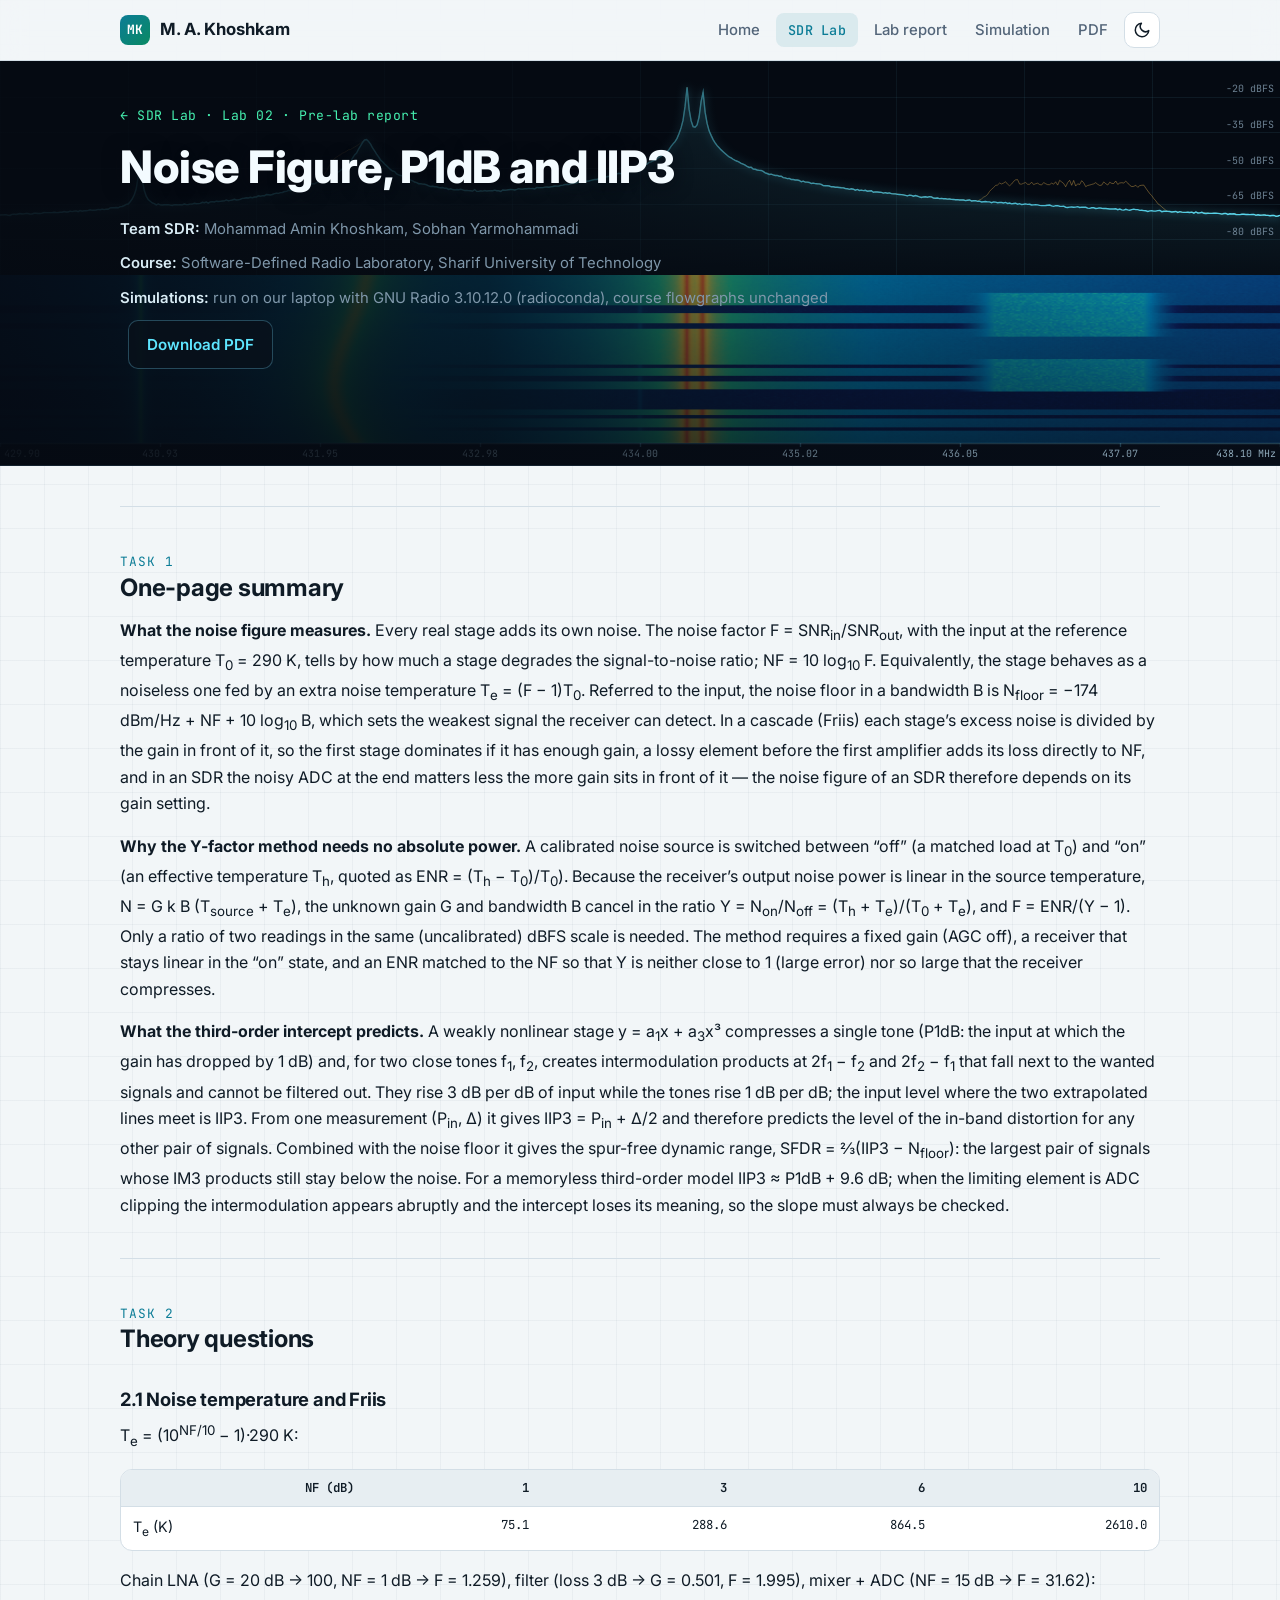
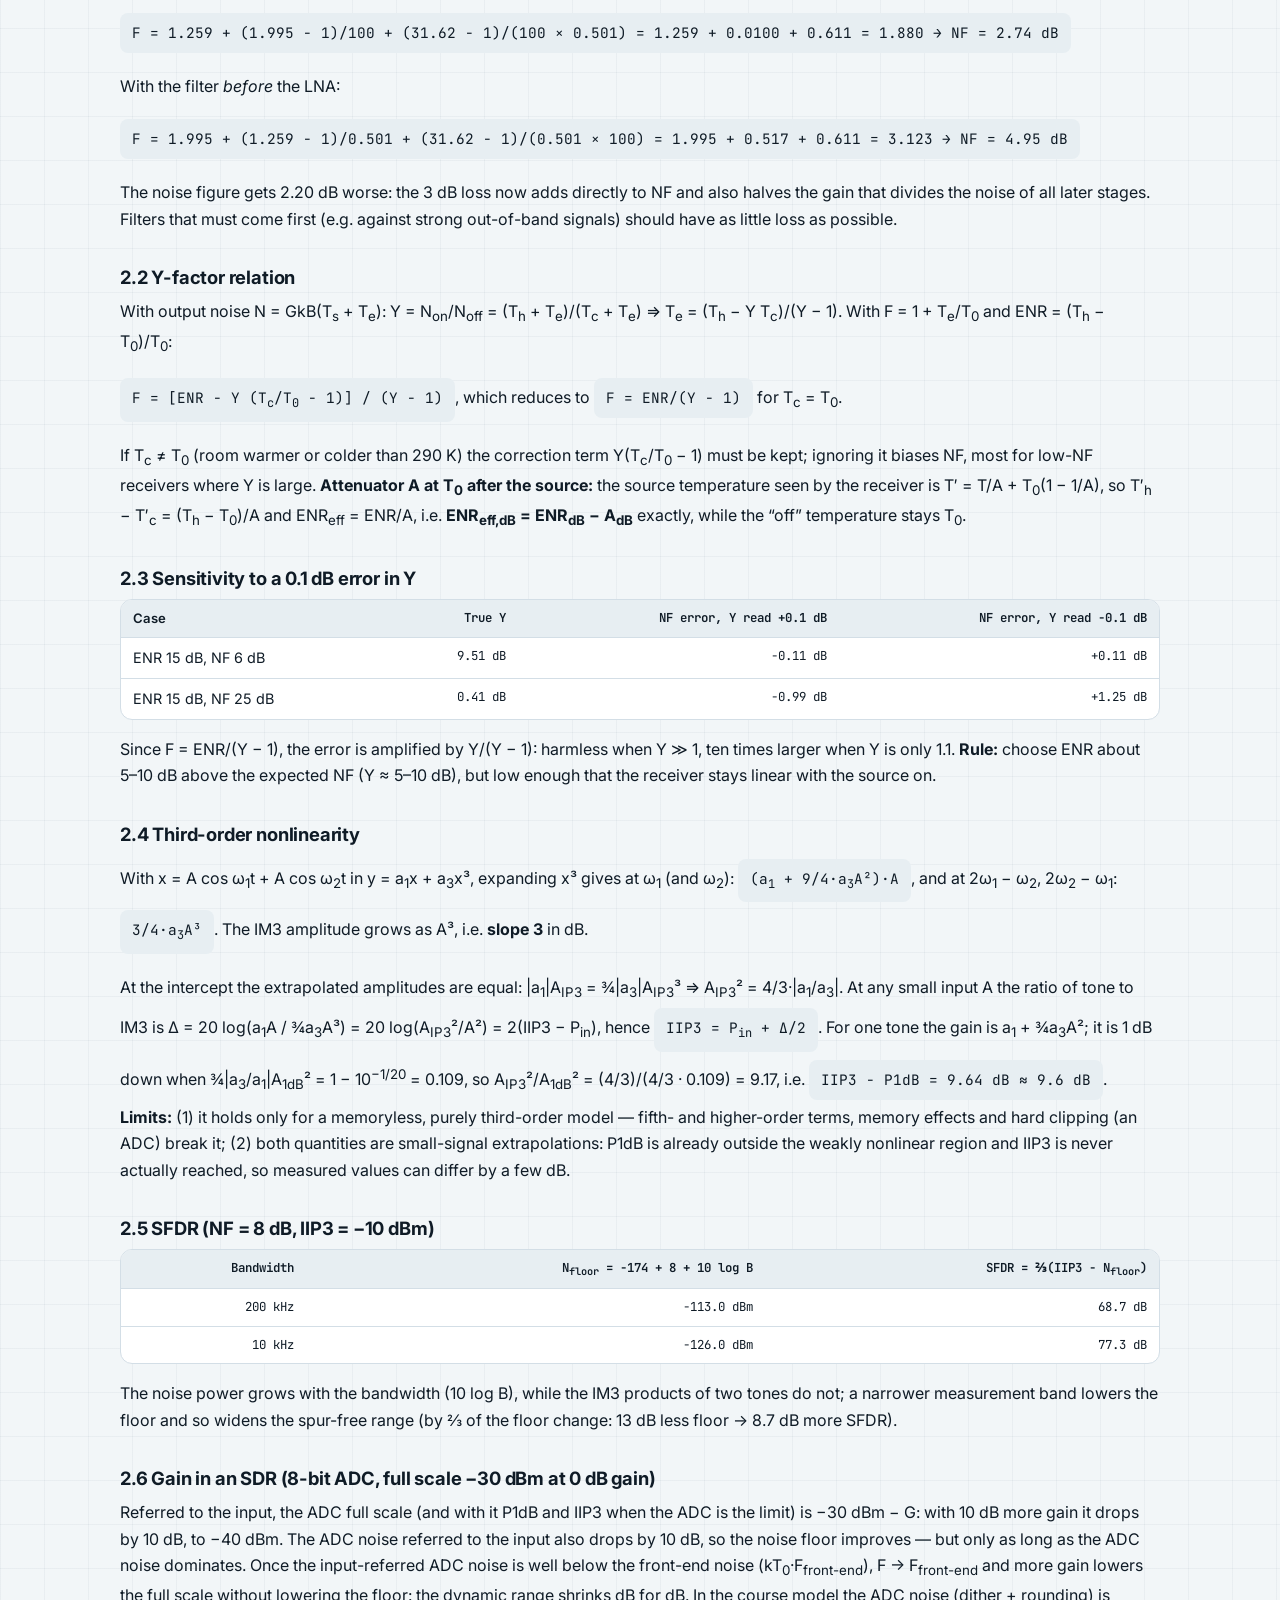
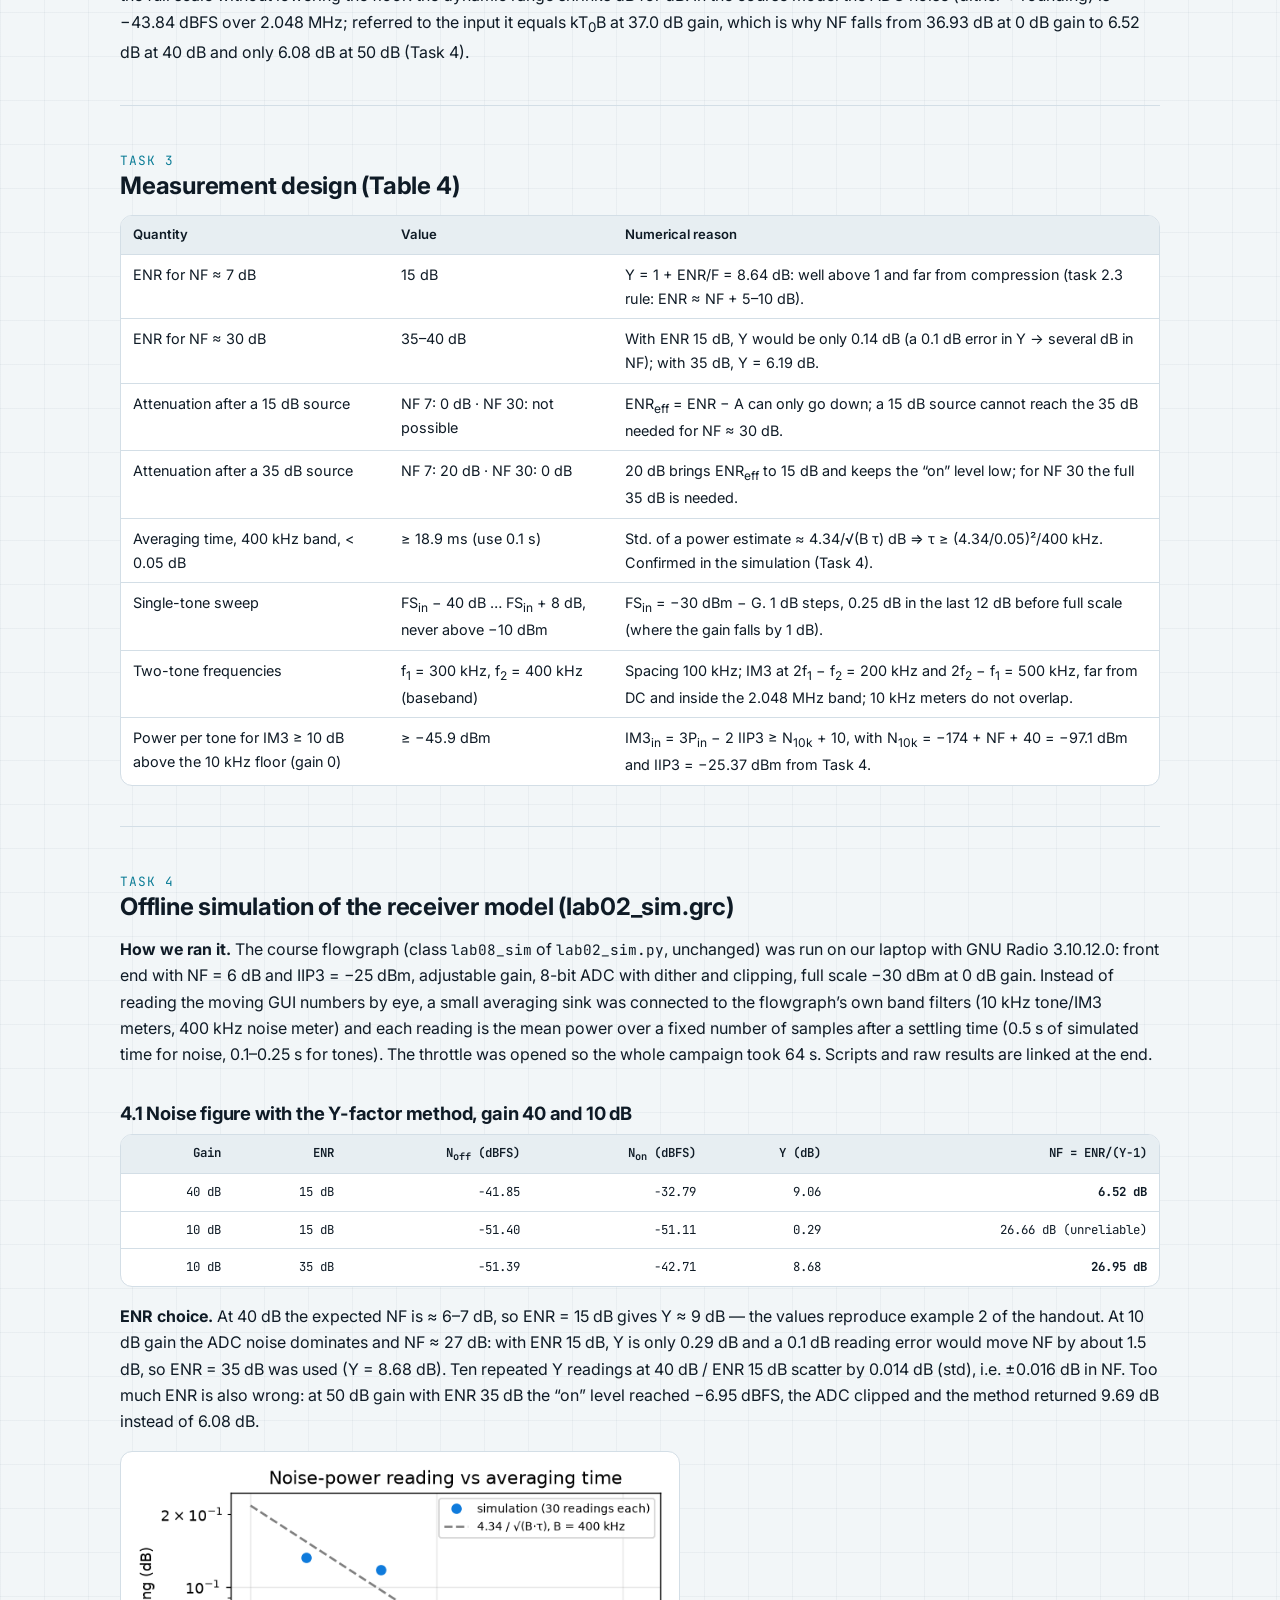
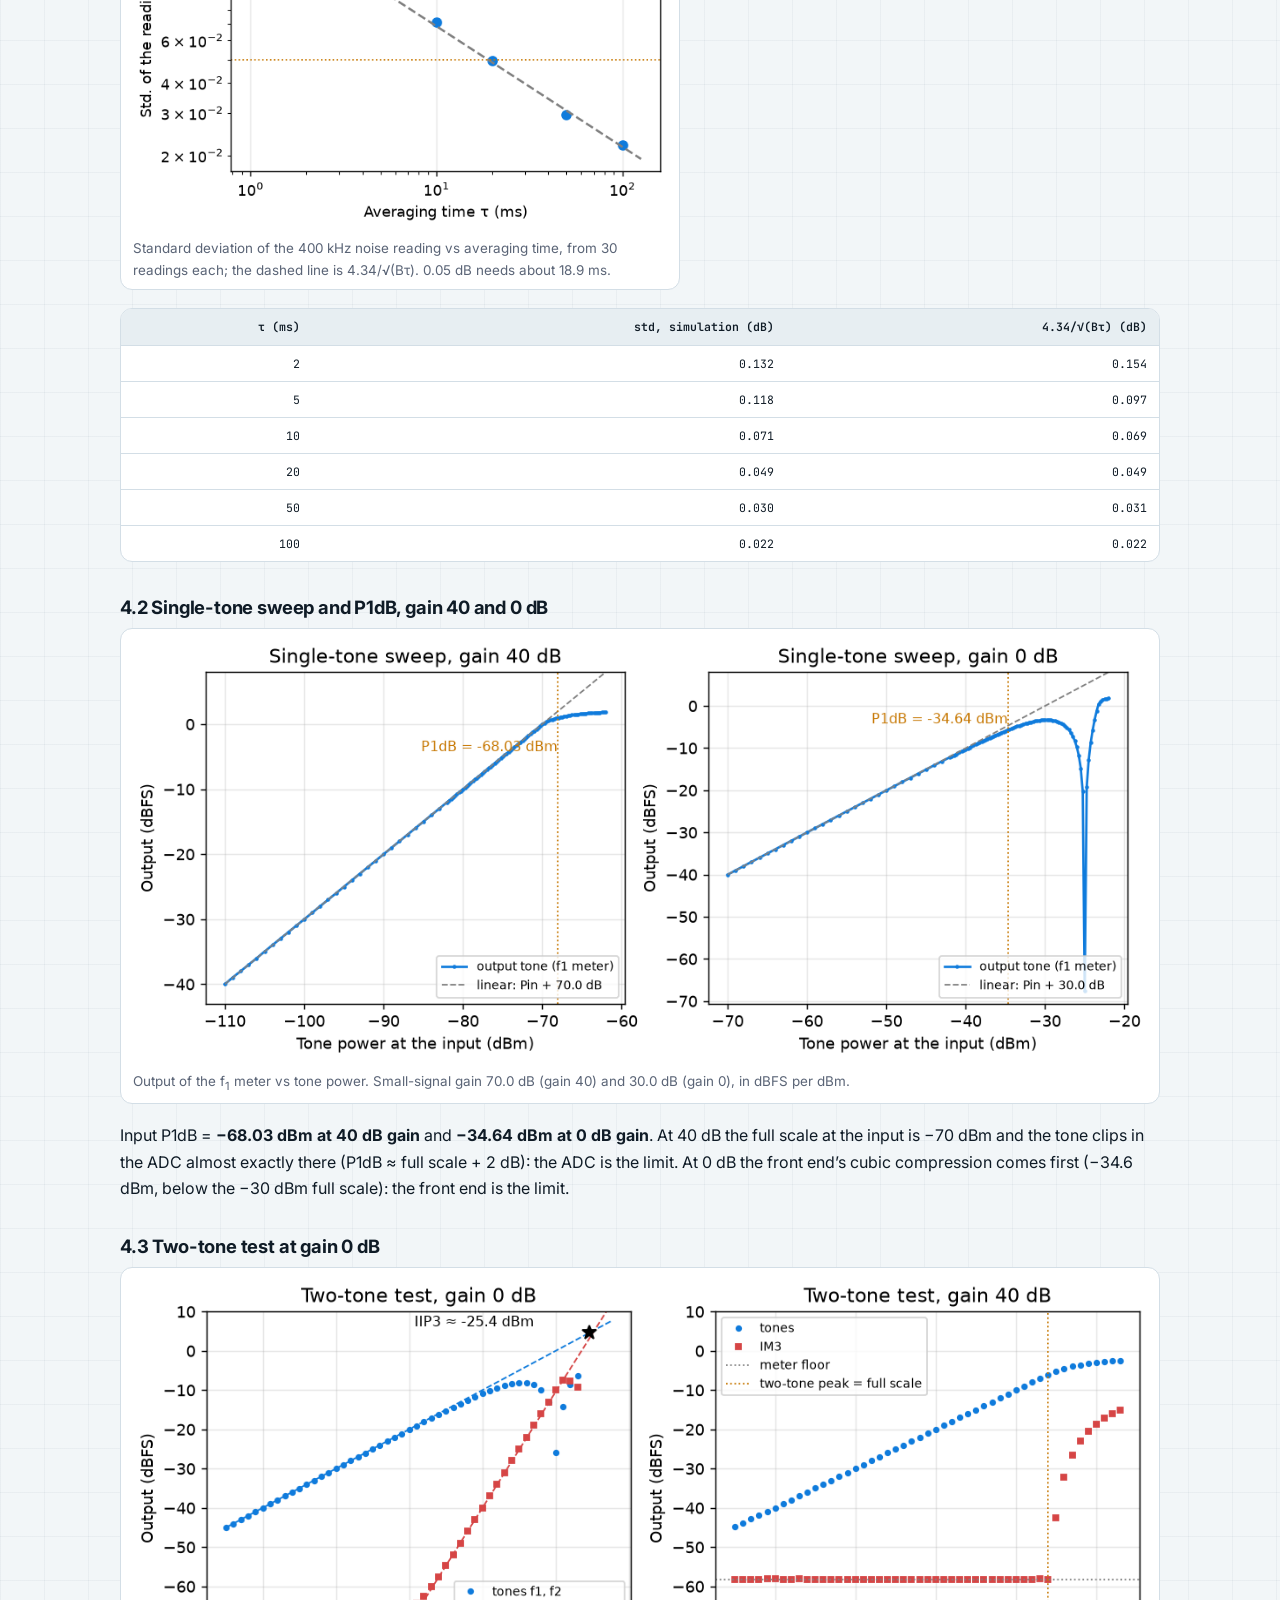
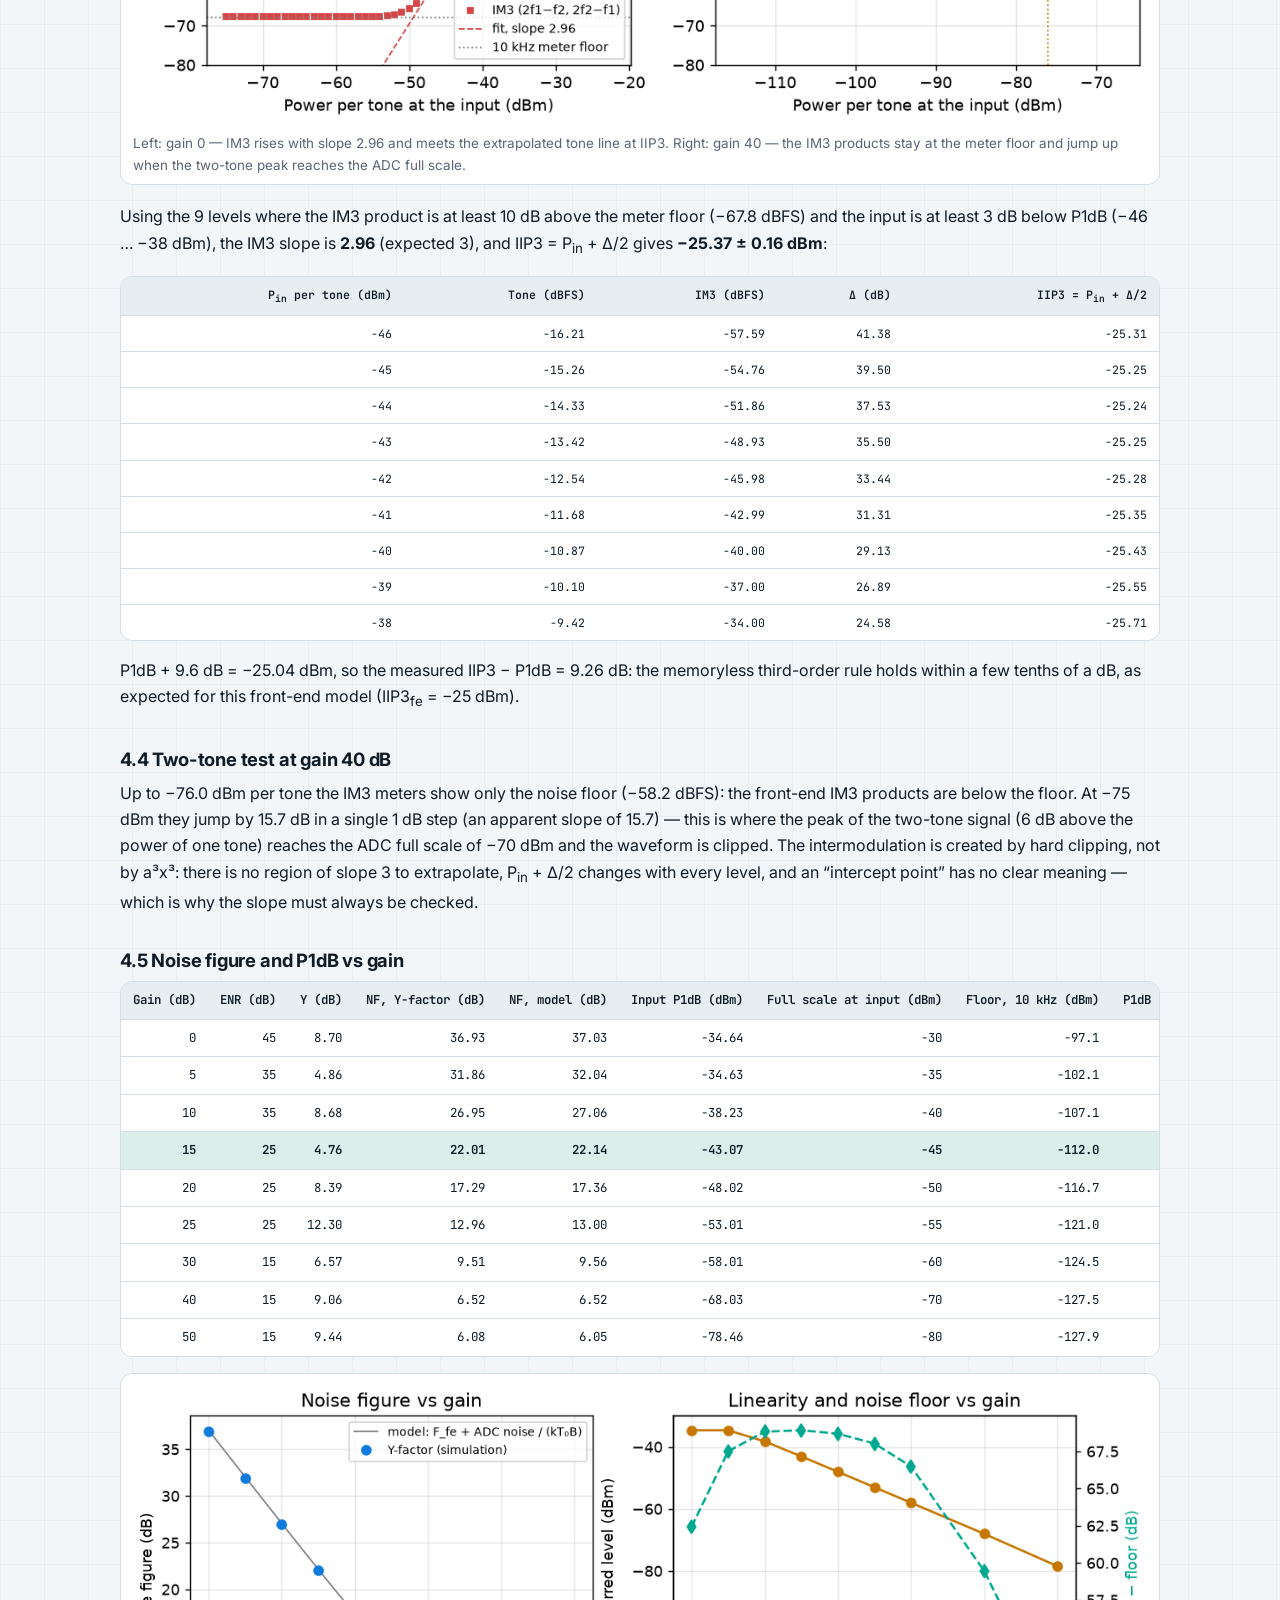
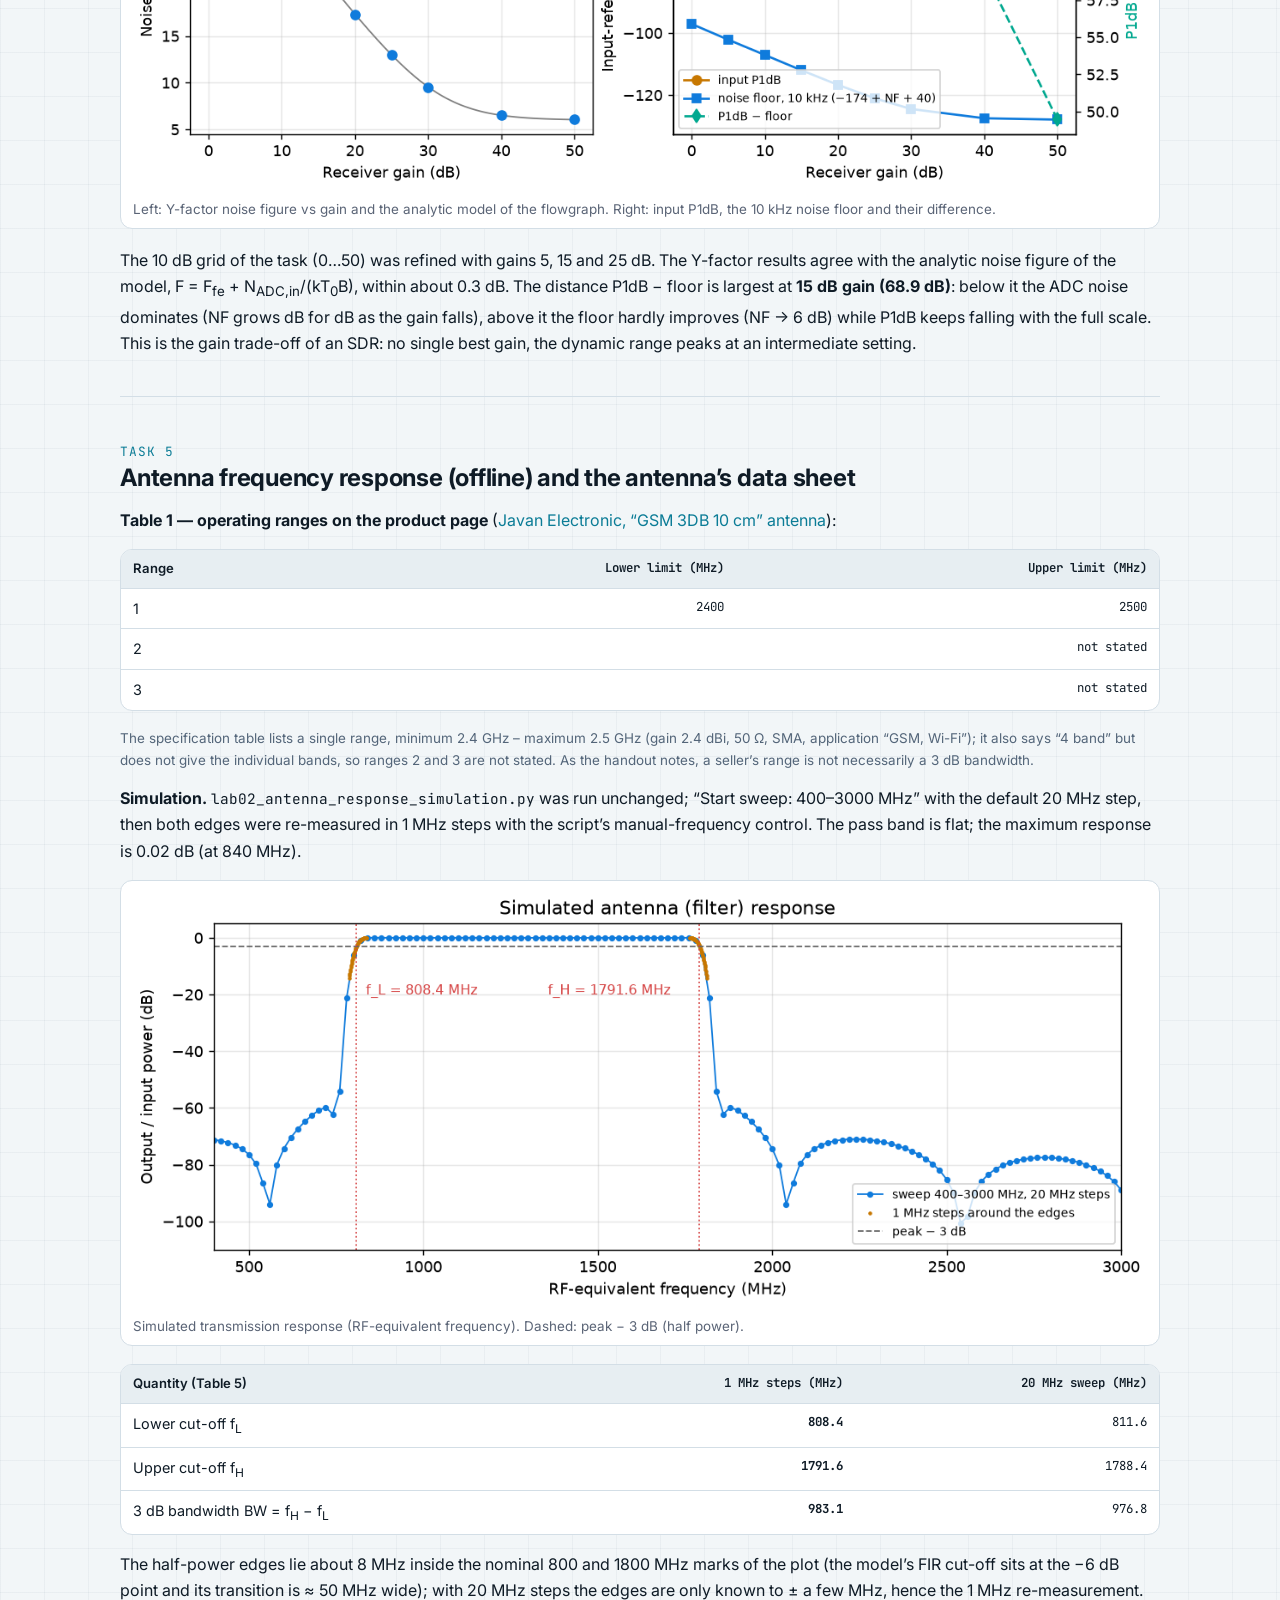
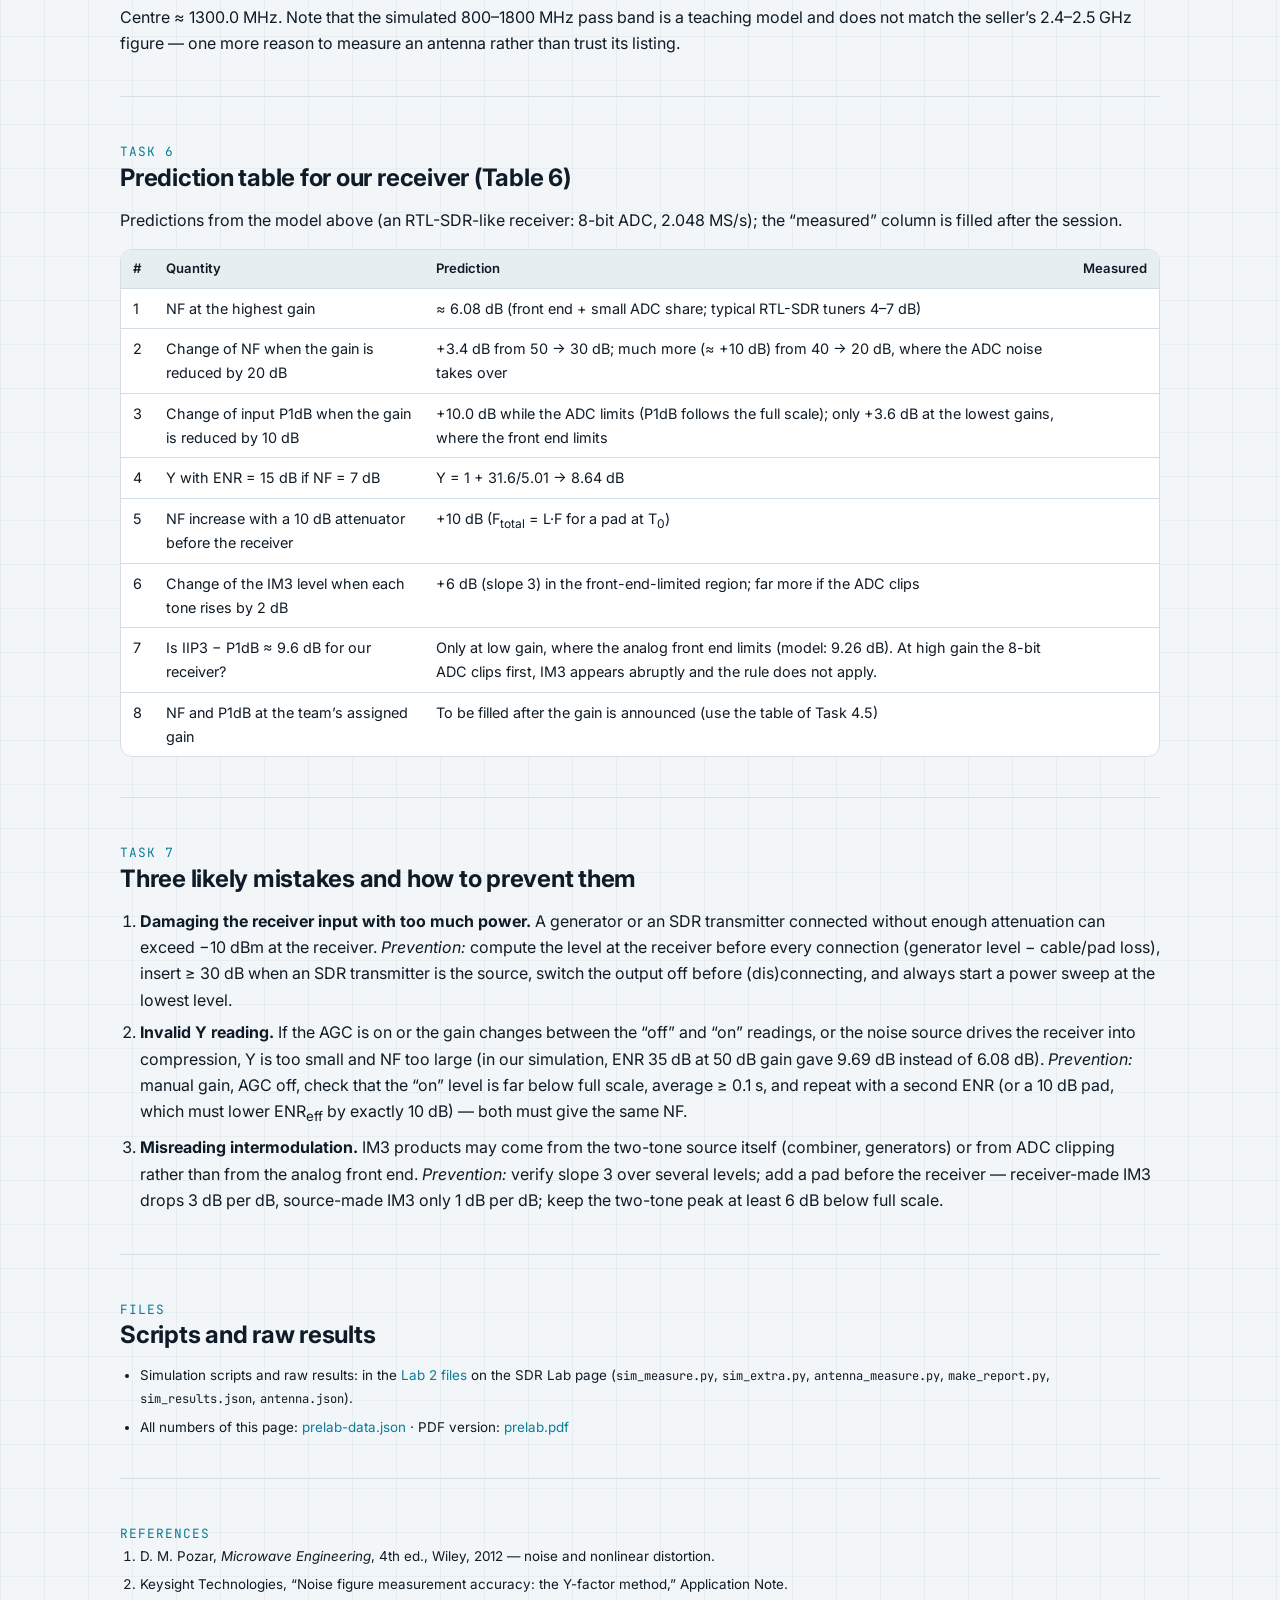
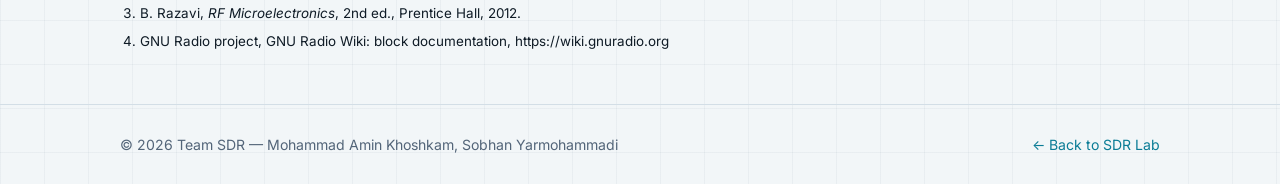
<file: sdr-lab/lab-02/prelab.html>
<!doctype html>
<html lang="en">
<head>
  <meta charset="utf-8">
  <meta name="viewport" content="width=device-width, initial-scale=1">
  <title>Lab 2 Pre-lab — Noise Figure, P1dB, IIP3</title>
  <meta name="description" content="SDR Lab, Lab 2 pre-lab report (Team SDR): noise figure and Y-factor, P1dB, IIP3 and SFDR, with the offline GNU Radio simulations of the receiver model and of the antenna response.">
  <link rel="icon" href="data:image/svg+xml,%3Csvg xmlns='http://www.w3.org/2000/svg' viewBox='0 0 32 32'%3E%3Crect width='32' height='32' rx='8' fill='%230f7bdc'/%3E%3Cpath d='M4 17c3-8 5-8 8 0s5 8 8 0 5-8 8 0' stroke='white' stroke-width='2.6' fill='none' stroke-linecap='round'/%3E%3C/svg%3E">
  <link rel="preconnect" href="https://fonts.googleapis.com">
  <link rel="preconnect" href="https://fonts.gstatic.com" crossorigin>
  <link href="https://fonts.googleapis.com/css2?family=Inter:wght@400;500;600;700;800&family=JetBrains+Mono:wght@400;600;700&display=swap" rel="stylesheet">
  <link rel="stylesheet" href="../../assets/css/style.css">
  <link rel="stylesheet" href="../../assets/css/sdr-theme.css">
  <style>
    .eq { font-family: var(--mono); font-size: .9rem; background: var(--bg-soft); padding: 8px 12px; border-radius: 8px; display: inline-block; margin: 4px 0; }
    .fig { margin: 10px 0 18px; background: #fff; border: 1px solid var(--border); border-radius: 12px; padding: 8px; }
    .fig img { width: 100%; height: auto; }
    .fig figcaption { color: #5a6476; font-size: .84rem; padding: 6px 4px 0; }
    tr.best td { background: color-mix(in srgb, var(--accent-2) 14%, transparent); font-weight: 600; }
    .task { border-top: 1px solid var(--border); padding-top: 40px; margin-top: 40px; }
    .task h2 { margin-bottom: 14px; }
    .pdf-link { margin-left: 8px; }
    @media print {
      :root { --bg: #fff; --bg-elev: #fff; --bg-soft: #f2f4f7; --text: #111; --text-dim: #444; --border: #ccc; }
      .nav, footer, .page-head canvas, .no-print { display: none !important; }
      body { font-size: 10.5pt; }
      .page-head { padding: 0 0 12px; }
      .task { page-break-before: auto; margin-top: 18px; padding-top: 14px; }
      .fig, table, .eq { break-inside: avoid; }
      a { color: inherit; text-decoration: none; }
      .container { max-width: none; padding: 0; }
    }
    @page { size: A4; margin: 16mm 14mm; }
  </style>
</head>
<body class="sdr">

<header class="nav">
  <div class="container">
    <a class="brand" href="../../"><span class="brand-mark">MK</span> M. A. Khoshkam</a>
    <button class="icon-btn menu-btn" id="menu-btn" aria-label="Open menu" aria-expanded="false">
      <svg viewBox="0 0 24 24" fill="none" stroke="currentColor" stroke-width="2" stroke-linecap="round"><path d="M4 7h16M4 12h16M4 17h16"/></svg>
    </button>
    <nav class="nav-links">
      <a href="../../">Home</a>
      <a class="pill" href="../">SDR Lab</a>
      <a href="./">Lab report</a>
      <a href="#t4">Simulation</a>
      <a href="prelab.pdf">PDF</a>
      <button class="icon-btn" id="theme-toggle" aria-label="Toggle dark mode">
        <svg viewBox="0 0 24 24" fill="none" stroke="currentColor" stroke-width="2" stroke-linecap="round" stroke-linejoin="round"><path d="M21 12.8A9 9 0 1 1 11.2 3a7 7 0 0 0 9.8 9.8z"/></svg>
      </button>
    </nav>
  </div>
</header>

<main>
  <section class="page-head scope strip">
    <canvas data-scope data-fc="434" data-span="8.192" aria-hidden="true"></canvas>
    <div class="container">
      <a class="eyebrow" href="../">← SDR Lab · Lab 02 · Pre-lab report</a>
      <h1>Noise Figure, P1dB and IIP3</h1>
      <div class="course-meta">
        <span><b>Team SDR:</b> Mohammad Amin Khoshkam, Sobhan Yarmohammadi</span>
        <span><b>Course:</b> Software-Defined Radio Laboratory, Sharif University of Technology</span>
        <span><b>Simulations:</b> run on our laptop with GNU Radio 3.10.12.0 (radioconda), course flowgraphs unchanged</span>
        <span class="no-print"><a class="btn pdf-link" href="prelab.pdf">Download PDF</a></span>
      </div>
    </div>
  </section>

  <div class="container lab-page">

  <!-- ================================================================ task 1 -->
  <section class="task" id="t1">
    <span class="kicker">Task 1</span>
    <h2>One-page summary</h2>
    <p><b>What the noise figure measures.</b> Every real stage adds its own noise. The noise factor F = SNR<sub>in</sub>/SNR<sub>out</sub>, with the input at the reference temperature
      T<sub>0</sub> = 290 K, tells by how much a stage degrades the signal-to-noise ratio; NF = 10 log<sub>10</sub> F. Equivalently, the stage behaves as a noiseless one fed by an extra
      noise temperature T<sub>e</sub> = (F − 1)T<sub>0</sub>. Referred to the input, the noise floor in a bandwidth B is N<sub>floor</sub> = −174 dBm/Hz + NF + 10 log<sub>10</sub> B, which sets the
      weakest signal the receiver can detect. In a cascade (Friis) each stage’s excess noise is divided by the gain in front of it, so the first stage dominates if it has enough
      gain, a lossy element before the first amplifier adds its loss directly to NF, and in an SDR the noisy ADC at the end matters less the more gain sits in front of it — the
      noise figure of an SDR therefore depends on its gain setting.</p>
    <p><b>Why the Y-factor method needs no absolute power.</b> A calibrated noise source is switched between “off” (a matched load at T<sub>0</sub>) and “on” (an effective temperature
      T<sub>h</sub>, quoted as ENR = (T<sub>h</sub> − T<sub>0</sub>)/T<sub>0</sub>). Because the receiver’s output noise power is linear in the source temperature, N = G k B (T<sub>source</sub> + T<sub>e</sub>),
      the unknown gain G and bandwidth B cancel in the ratio Y = N<sub>on</sub>/N<sub>off</sub> = (T<sub>h</sub> + T<sub>e</sub>)/(T<sub>0</sub> + T<sub>e</sub>), and F = ENR/(Y − 1). Only a ratio of two
      readings in the same (uncalibrated) dBFS scale is needed. The method requires a fixed gain (AGC off), a receiver that stays linear in the “on” state, and an ENR matched
      to the NF so that Y is neither close to 1 (large error) nor so large that the receiver compresses.</p>
    <p><b>What the third-order intercept predicts.</b> A weakly nonlinear stage y = a<sub>1</sub>x + a<sub>3</sub>x³ compresses a single tone (P1dB: the input at which the gain has dropped by
      1 dB) and, for two close tones f<sub>1</sub>, f<sub>2</sub>, creates intermodulation products at 2f<sub>1</sub> − f<sub>2</sub> and 2f<sub>2</sub> − f<sub>1</sub> that fall next to the wanted signals and cannot be filtered out.
      They rise 3 dB per dB of input while the tones rise 1 dB per dB; the input level where the two extrapolated lines meet is IIP3. From one measurement (P<sub>in</sub>, Δ) it gives
      IIP3 = P<sub>in</sub> + Δ/2 and therefore predicts the level of the in-band distortion for any other pair of signals. Combined with the noise floor it gives the spur-free dynamic range,
      SFDR = ⅔(IIP3 − N<sub>floor</sub>): the largest pair of signals whose IM3 products still stay below the noise. For a memoryless third-order model IIP3 ≈ P1dB + 9.6 dB; when the
      limiting element is ADC clipping the intermodulation appears abruptly and the intercept loses its meaning, so the slope must always be checked.</p>
  </section>

  <!-- ================================================================ task 2 -->
  <section class="task" id="t2">
    <span class="kicker">Task 2</span>
    <h2>Theory questions</h2>

    <h3 class="sub-h">2.1 Noise temperature and Friis</h3>
    <p>T<sub>e</sub> = (10<sup>NF/10</sup> − 1)·290 K:</p>
    <div class="tbl-wrap"><table class="tbl"><thead><tr><th class="num">NF (dB)</th><th class="num">1</th><th class="num">3</th><th class="num">6</th><th class="num">10</th></tr></thead>
      <tbody><tr><td>T<sub>e</sub> (K)</td><td class="num">75.1</td><td class="num">288.6</td><td class="num">864.5</td><td class="num">2610.0</td></tr></tbody></table></div>
    <p>Chain LNA (G = 20 dB → 100, NF = 1 dB → F = 1.259), filter (loss 3 dB → G = 0.501, F = 1.995), mixer + ADC (NF = 15 dB → F = 31.62):</p>
    <p><span class="eq">F = 1.259 + (1.995 − 1)/100 + (31.62 − 1)/(100 × 0.501) = 1.259 + 0.0100 + 0.611 = 1.880 → NF = 2.74 dB</span></p>
    <p>With the filter <i>before</i> the LNA:</p>
    <p><span class="eq">F = 1.995 + (1.259 − 1)/0.501 + (31.62 − 1)/(0.501 × 100) = 1.995 + 0.517 + 0.611 = 3.123 → NF = 4.95 dB</span></p>
    <p>The noise figure gets 2.20 dB worse: the 3 dB loss now adds directly to NF and also halves the gain that divides the noise of all later stages. Filters that must
      come first (e.g. against strong out-of-band signals) should have as little loss as possible.</p>

    <h3 class="sub-h">2.2 Y-factor relation</h3>
    <p>With output noise N = GkB(T<sub>s</sub> + T<sub>e</sub>): Y = N<sub>on</sub>/N<sub>off</sub> = (T<sub>h</sub> + T<sub>e</sub>)/(T<sub>c</sub> + T<sub>e</sub>) ⇒ T<sub>e</sub> = (T<sub>h</sub> − Y T<sub>c</sub>)/(Y − 1).
      With F = 1 + T<sub>e</sub>/T<sub>0</sub> and ENR = (T<sub>h</sub> − T<sub>0</sub>)/T<sub>0</sub>:</p>
    <p><span class="eq">F = [ENR − Y (T<sub>c</sub>/T<sub>0</sub> − 1)] / (Y − 1)</span>, which reduces to <span class="eq">F = ENR/(Y − 1)</span> for T<sub>c</sub> = T<sub>0</sub>.</p>
    <p>If T<sub>c</sub> ≠ T<sub>0</sub> (room warmer or colder than 290 K) the correction term Y(T<sub>c</sub>/T<sub>0</sub> − 1) must be kept; ignoring it biases NF, most for low-NF receivers where Y is large.
      <b>Attenuator A at T<sub>0</sub> after the source:</b> the source temperature seen by the receiver is T′ = T/A + T<sub>0</sub>(1 − 1/A), so T′<sub>h</sub> − T′<sub>c</sub> = (T<sub>h</sub> − T<sub>0</sub>)/A and
      ENR<sub>eff</sub> = ENR/A, i.e. <b>ENR<sub>eff,dB</sub> = ENR<sub>dB</sub> − A<sub>dB</sub></b> exactly, while the “off” temperature stays T<sub>0</sub>.</p>

    <h3 class="sub-h">2.3 Sensitivity to a 0.1 dB error in Y</h3>
    <div class="tbl-wrap"><table class="tbl"><thead><tr><th>Case</th><th class="num">True Y</th><th class="num">NF error, Y read +0.1 dB</th><th class="num">NF error, Y read −0.1 dB</th></tr></thead>
      <tbody><tr><td>ENR 15 dB, NF 6 dB</td><td class="num">9.51 dB</td><td class="num">−0.11 dB</td><td class="num">+0.11 dB</td></tr>
        <tr><td>ENR 15 dB, NF 25 dB</td><td class="num">0.41 dB</td><td class="num">−0.99 dB</td><td class="num">+1.25 dB</td></tr></tbody></table></div>
    <p>Since F = ENR/(Y − 1), the error is amplified by Y/(Y − 1): harmless when Y ≫ 1, ten times larger when Y is only 1.1. <b>Rule:</b> choose ENR about 5–10 dB above the expected NF
      (Y ≈ 5–10 dB), but low enough that the receiver stays linear with the source on.</p>

    <h3 class="sub-h">2.4 Third-order nonlinearity</h3>
    <p>With x = A cos ω<sub>1</sub>t + A cos ω<sub>2</sub>t in y = a<sub>1</sub>x + a<sub>3</sub>x³, expanding x³ gives at ω<sub>1</sub> (and ω<sub>2</sub>):
      <span class="eq">(a<sub>1</sub> + 9/4·a<sub>3</sub>A²)·A</span>, and at 2ω<sub>1</sub> − ω<sub>2</sub>, 2ω<sub>2</sub> − ω<sub>1</sub>: <span class="eq">3/4·a<sub>3</sub>A³</span>. The IM3 amplitude grows as A³, i.e. <b>slope 3</b> in dB.</p>
    <p>At the intercept the extrapolated amplitudes are equal: |a<sub>1</sub>|A<sub>IP3</sub> = ¾|a<sub>3</sub>|A<sub>IP3</sub>³ ⇒ A<sub>IP3</sub>² = 4/3·|a<sub>1</sub>/a<sub>3</sub>|. At any small input A the ratio of tone to IM3 is
      Δ = 20 log(a<sub>1</sub>A / ¾a<sub>3</sub>A³) = 20 log(A<sub>IP3</sub>²/A²) = 2(IIP3 − P<sub>in</sub>), hence <span class="eq">IIP3 = P<sub>in</sub> + Δ/2</span>.
      For one tone the gain is a<sub>1</sub> + ¾a<sub>3</sub>A²; it is 1 dB down when ¾|a<sub>3</sub>/a<sub>1</sub>|A<sub>1dB</sub>² = 1 − 10<sup>−1/20</sup> = 0.109, so A<sub>IP3</sub>²/A<sub>1dB</sub>² = (4/3)/(4/3 · 0.109) = 9.17,
      i.e. <span class="eq">IIP3 − P1dB = 9.64 dB ≈ 9.6 dB</span>.
      <b>Limits:</b> (1) it holds only for a memoryless, purely third-order model — fifth- and higher-order terms, memory effects and hard clipping (an ADC) break it; (2) both quantities
      are small-signal extrapolations: P1dB is already outside the weakly nonlinear region and IIP3 is never actually reached, so measured values can differ by a few dB.</p>

    <h3 class="sub-h">2.5 SFDR (NF = 8 dB, IIP3 = −10 dBm)</h3>
    <div class="tbl-wrap"><table class="tbl"><thead><tr><th class="num">Bandwidth</th><th class="num">N<sub>floor</sub> = −174 + 8 + 10 log B</th><th class="num">SFDR = ⅔(IIP3 − N<sub>floor</sub>)</th></tr></thead>
      <tbody><tr><td class="num">200 kHz</td><td class="num">−113.0 dBm</td><td class="num">68.7 dB</td></tr><tr><td class="num">10 kHz</td><td class="num">−126.0 dBm</td><td class="num">77.3 dB</td></tr></tbody></table></div>
    <p>The noise power grows with the bandwidth (10 log B), while the IM3 products of two tones do not; a narrower measurement band lowers the floor and so widens the spur-free range (by ⅔ of
      the floor change: 13 dB less floor → 8.7 dB more SFDR).</p>

    <h3 class="sub-h">2.6 Gain in an SDR (8-bit ADC, full scale −30 dBm at 0 dB gain)</h3>
    <p>Referred to the input, the ADC full scale (and with it P1dB and IIP3 when the ADC is the limit) is −30 dBm − G: with 10 dB more gain it drops by 10 dB, to −40 dBm. The ADC noise
      referred to the input also drops by 10 dB, so the noise floor improves — but only as long as the ADC noise dominates. Once the input-referred ADC noise is well below the front-end
      noise (kT<sub>0</sub>·F<sub>front-end</sub>), F → F<sub>front-end</sub> and more gain lowers the full scale without lowering the floor: the dynamic range shrinks dB for dB. In the course model the
      ADC noise (dither + rounding) is −43.84 dBFS over 2.048 MHz; referred to the input it equals kT<sub>0</sub>B at 37.0 dB gain, which is why NF falls from 36.93 dB at 0 dB gain to
      6.52 dB at 40 dB and only 6.08 dB at 50 dB (Task 4).</p>
  </section>

  <!-- ================================================================ task 3 -->
  <section class="task" id="t3">
    <span class="kicker">Task 3</span>
    <h2>Measurement design (Table 4)</h2>
    <div class="tbl-wrap"><table class="tbl"><thead><tr><th>Quantity</th><th>Value</th><th>Numerical reason</th></tr></thead><tbody>
      <tr><td>ENR for NF ≈ 7 dB</td><td>15 dB</td><td>Y = 1 + ENR/F = 8.64 dB: well above 1 and far from compression (task 2.3 rule: ENR ≈ NF + 5–10 dB).</td></tr>
      <tr><td>ENR for NF ≈ 30 dB</td><td>35–40 dB</td><td>With ENR 15 dB, Y would be only 0.14 dB (a 0.1 dB error in Y → several dB in NF); with 35 dB, Y = 6.19 dB.</td></tr>
      <tr><td>Attenuation after a 15 dB source</td><td>NF 7: 0 dB · NF 30: not possible</td><td>ENR<sub>eff</sub> = ENR − A can only go down; a 15 dB source cannot reach the 35 dB needed for NF ≈ 30 dB.</td></tr>
      <tr><td>Attenuation after a 35 dB source</td><td>NF 7: 20 dB · NF 30: 0 dB</td><td>20 dB brings ENR<sub>eff</sub> to 15 dB and keeps the “on” level low; for NF 30 the full 35 dB is needed.</td></tr>
      <tr><td>Averaging time, 400 kHz band, &lt; 0.05 dB</td><td>≥ 18.9 ms (use 0.1 s)</td><td>Std. of a power estimate ≈ 4.34/√(B τ) dB ⇒ τ ≥ (4.34/0.05)²/400 kHz. Confirmed in the simulation (Task 4).</td></tr>
      <tr><td>Single-tone sweep</td><td>FS<sub>in</sub> − 40 dB … FS<sub>in</sub> + 8 dB, never above −10 dBm</td><td>FS<sub>in</sub> = −30 dBm − G. 1 dB steps, 0.25 dB in the last 12 dB before full scale (where the gain falls by 1 dB).</td></tr>
      <tr><td>Two-tone frequencies</td><td>f<sub>1</sub> = 300 kHz, f<sub>2</sub> = 400 kHz (baseband)</td><td>Spacing 100 kHz; IM3 at 2f<sub>1</sub> − f<sub>2</sub> = 200 kHz and 2f<sub>2</sub> − f<sub>1</sub> = 500 kHz, far from DC and inside the 2.048 MHz band; 10 kHz meters do not overlap.</td></tr>
      <tr><td>Power per tone for IM3 ≥ 10 dB above the 10 kHz floor (gain 0)</td><td>≥ −45.9 dBm</td><td>IM3<sub>in</sub> = 3P<sub>in</sub> − 2 IIP3 ≥ N<sub>10k</sub> + 10, with N<sub>10k</sub> = −174 + NF + 40 = −97.1 dBm and IIP3 = −25.37 dBm from Task 4.</td></tr>
    </tbody></table></div>
  </section>

  <!-- ================================================================ task 4 -->
  <section class="task" id="t4">
    <span class="kicker">Task 4</span>
    <h2>Offline simulation of the receiver model (lab02_sim.grc)</h2>
    <p><b>How we ran it.</b> The course flowgraph (class <span class="mono">lab08_sim</span> of <span class="mono">lab02_sim.py</span>, unchanged) was run on our laptop with GNU Radio 3.10.12.0: front end with NF = 6 dB
      and IIP3 = −25 dBm, adjustable gain, 8-bit ADC with dither and clipping, full scale −30 dBm at 0 dB gain. Instead of reading the moving GUI numbers by eye, a small averaging sink was
      connected to the flowgraph’s own band filters (10 kHz tone/IM3 meters, 400 kHz noise meter) and each reading is the mean power over a fixed number of samples after a settling time
      (0.5 s of simulated time for noise, 0.1–0.25 s for tones). The throttle was opened so the whole campaign took 64 s. Scripts and raw results are linked at the end.</p>

    <h3 class="sub-h">4.1 Noise figure with the Y-factor method, gain 40 and 10 dB</h3>
    <div class="tbl-wrap"><table class="tbl"><thead><tr><th class="num">Gain</th><th class="num">ENR</th><th class="num">N<sub>off</sub> (dBFS)</th><th class="num">N<sub>on</sub> (dBFS)</th><th class="num">Y (dB)</th><th class="num">NF = ENR/(Y−1)</th></tr></thead><tbody>
      <tr><td class="num">40 dB</td><td class="num">15 dB</td><td class="num">−41.85</td><td class="num">−32.79</td><td class="num">9.06</td><td class="num"><b>6.52 dB</b></td></tr>
      <tr><td class="num">10 dB</td><td class="num">15 dB</td><td class="num">−51.40</td><td class="num">−51.11</td><td class="num">0.29</td><td class="num">26.66 dB (unreliable)</td></tr>
      <tr><td class="num">10 dB</td><td class="num">35 dB</td><td class="num">−51.39</td><td class="num">−42.71</td><td class="num">8.68</td><td class="num"><b>26.95 dB</b></td></tr>
    </tbody></table></div>
    <p><b>ENR choice.</b> At 40 dB the expected NF is ≈ 6–7 dB, so ENR = 15 dB gives Y ≈ 9 dB — the values reproduce example 2 of the handout. At 10 dB gain the ADC noise dominates and
      NF ≈ 27 dB: with ENR 15 dB, Y is only 0.29 dB and a 0.1 dB reading error would move NF by about 1.5 dB, so ENR = 35 dB was used (Y = 8.68 dB). Ten repeated
      Y readings at 40 dB / ENR 15 dB scatter by 0.014 dB (std), i.e. ±0.016 dB in NF. Too much ENR is also wrong: at 50 dB gain with ENR 35 dB the “on” level reached
      −6.95 dBFS, the ADC clipped and the method returned 9.69 dB instead of 6.08 dB.</p>
    <figure class="fig" style="max-width:560px"><img src="img/noise_fluctuation.png" alt="Fluctuation of the noise reading vs averaging time"><figcaption>Standard deviation of the 400 kHz noise reading vs averaging time, from 30 readings each;
      the dashed line is 4.34/√(Bτ). 0.05 dB needs about 18.9 ms.</figcaption></figure>
    <div class="tbl-wrap"><table class="tbl small"><thead><tr><th class="num">τ (ms)</th><th class="num">std, simulation (dB)</th><th class="num">4.34/√(Bτ) (dB)</th></tr></thead><tbody><tr><td class="num">2</td><td class="num">0.132</td><td class="num">0.154</td></tr>
<tr><td class="num">5</td><td class="num">0.118</td><td class="num">0.097</td></tr>
<tr><td class="num">10</td><td class="num">0.071</td><td class="num">0.069</td></tr>
<tr><td class="num">20</td><td class="num">0.049</td><td class="num">0.049</td></tr>
<tr><td class="num">50</td><td class="num">0.030</td><td class="num">0.031</td></tr>
<tr><td class="num">100</td><td class="num">0.022</td><td class="num">0.022</td></tr></tbody></table></div>

    <h3 class="sub-h">4.2 Single-tone sweep and P1dB, gain 40 and 0 dB</h3>
    <figure class="fig"><img src="img/p1db_sweeps.png" alt="Output vs input power at gain 40 and 0 dB"><figcaption>Output of the f<sub>1</sub> meter vs tone power. Small-signal gain 70.0 dB (gain 40) and 30.0 dB (gain 0), in dBFS per dBm.</figcaption></figure>
    <p>Input P1dB = <b>−68.03 dBm at 40 dB gain</b> and <b>−34.64 dBm at 0 dB gain</b>. At 40 dB the full scale at the input is −70 dBm and the tone clips in the ADC almost exactly
      there (P1dB ≈ full scale + 2 dB): the ADC is the limit. At 0 dB the front end’s cubic compression comes first (−34.6 dBm, below the −30 dBm full scale): the front end is the limit.</p>

    <h3 class="sub-h">4.3 Two-tone test at gain 0 dB</h3>
    <figure class="fig"><img src="img/two_tone.png" alt="Two-tone tests at gain 0 and 40 dB"><figcaption>Left: gain 0 — IM3 rises with slope 2.96 and meets the extrapolated tone line at IIP3.
      Right: gain 40 — the IM3 products stay at the meter floor and jump up when the two-tone peak reaches the ADC full scale.</figcaption></figure>
    <p>Using the 9 levels where the IM3 product is at least 10 dB above the meter floor (−67.8 dBFS) and the input is at least 3 dB below P1dB
      (−46 … −38 dBm), the IM3 slope is <b>2.96</b> (expected 3), and IIP3 = P<sub>in</sub> + Δ/2 gives <b>−25.37 ± 0.16 dBm</b>:</p>
    <div class="tbl-wrap"><table class="tbl small"><thead><tr><th class="num">P<sub>in</sub> per tone (dBm)</th><th class="num">Tone (dBFS)</th><th class="num">IM3 (dBFS)</th><th class="num">Δ (dB)</th><th class="num">IIP3 = P<sub>in</sub> + Δ/2</th></tr></thead><tbody><tr><td class="num">−46</td><td class="num">−16.21</td><td class="num">−57.59</td><td class="num">41.38</td><td class="num">−25.31</td></tr>
<tr><td class="num">−45</td><td class="num">−15.26</td><td class="num">−54.76</td><td class="num">39.50</td><td class="num">−25.25</td></tr>
<tr><td class="num">−44</td><td class="num">−14.33</td><td class="num">−51.86</td><td class="num">37.53</td><td class="num">−25.24</td></tr>
<tr><td class="num">−43</td><td class="num">−13.42</td><td class="num">−48.93</td><td class="num">35.50</td><td class="num">−25.25</td></tr>
<tr><td class="num">−42</td><td class="num">−12.54</td><td class="num">−45.98</td><td class="num">33.44</td><td class="num">−25.28</td></tr>
<tr><td class="num">−41</td><td class="num">−11.68</td><td class="num">−42.99</td><td class="num">31.31</td><td class="num">−25.35</td></tr>
<tr><td class="num">−40</td><td class="num">−10.87</td><td class="num">−40.00</td><td class="num">29.13</td><td class="num">−25.43</td></tr>
<tr><td class="num">−39</td><td class="num">−10.10</td><td class="num">−37.00</td><td class="num">26.89</td><td class="num">−25.55</td></tr>
<tr><td class="num">−38</td><td class="num">−9.42</td><td class="num">−34.00</td><td class="num">24.58</td><td class="num">−25.71</td></tr></tbody></table></div>
    <p>P1dB + 9.6 dB = −25.04 dBm, so the measured IIP3 − P1dB = 9.26 dB: the memoryless third-order rule holds within a few tenths of a dB, as expected for this front-end model
      (IIP3<sub>fe</sub> = −25 dBm).</p>

    <h3 class="sub-h">4.4 Two-tone test at gain 40 dB</h3>
    <p>Up to −76.0 dBm per tone the IM3 meters show only the noise floor (−58.2 dBFS): the front-end IM3 products are below the floor. At
      −75 dBm they jump by 15.7 dB in a single 1 dB step (an apparent slope of 15.7) — this is where the peak of the two-tone signal (6 dB above the power
      of one tone) reaches the ADC full scale of −70 dBm and the waveform is clipped. The intermodulation is created by hard clipping, not by a³x³: there is no region of slope 3 to
      extrapolate, P<sub>in</sub> + Δ/2 changes with every level, and an “intercept point” has no clear meaning — which is why the slope must always be checked.</p>

    <h3 class="sub-h">4.5 Noise figure and P1dB vs gain</h3>
    <div class="tbl-wrap"><table class="tbl"><thead><tr><th class="num">Gain (dB)</th><th class="num">ENR (dB)</th><th class="num">Y (dB)</th><th class="num">NF, Y-factor (dB)</th><th class="num">NF, model (dB)</th>
      <th class="num">Input P1dB (dBm)</th><th class="num">Full scale at input (dBm)</th><th class="num">Floor, 10 kHz (dBm)</th><th class="num">P1dB − floor (dB)</th></tr></thead><tbody><tr><td class="num">0</td><td class="num">45</td><td class="num">8.70</td><td class="num">36.93</td><td class="num">37.03</td><td class="num">−34.64</td><td class="num">−30</td><td class="num">−97.1</td><td class="num">62.4</td></tr>
<tr><td class="num">5</td><td class="num">35</td><td class="num">4.86</td><td class="num">31.86</td><td class="num">32.04</td><td class="num">−34.63</td><td class="num">−35</td><td class="num">−102.1</td><td class="num">67.5</td></tr>
<tr><td class="num">10</td><td class="num">35</td><td class="num">8.68</td><td class="num">26.95</td><td class="num">27.06</td><td class="num">−38.23</td><td class="num">−40</td><td class="num">−107.1</td><td class="num">68.8</td></tr>
<tr class="best"><td class="num">15</td><td class="num">25</td><td class="num">4.76</td><td class="num">22.01</td><td class="num">22.14</td><td class="num">−43.07</td><td class="num">−45</td><td class="num">−112.0</td><td class="num">68.9</td></tr>
<tr><td class="num">20</td><td class="num">25</td><td class="num">8.39</td><td class="num">17.29</td><td class="num">17.36</td><td class="num">−48.02</td><td class="num">−50</td><td class="num">−116.7</td><td class="num">68.7</td></tr>
<tr><td class="num">25</td><td class="num">25</td><td class="num">12.30</td><td class="num">12.96</td><td class="num">13.00</td><td class="num">−53.01</td><td class="num">−55</td><td class="num">−121.0</td><td class="num">68.0</td></tr>
<tr><td class="num">30</td><td class="num">15</td><td class="num">6.57</td><td class="num">9.51</td><td class="num">9.56</td><td class="num">−58.01</td><td class="num">−60</td><td class="num">−124.5</td><td class="num">66.5</td></tr>
<tr><td class="num">40</td><td class="num">15</td><td class="num">9.06</td><td class="num">6.52</td><td class="num">6.52</td><td class="num">−68.03</td><td class="num">−70</td><td class="num">−127.5</td><td class="num">59.4</td></tr>
<tr><td class="num">50</td><td class="num">15</td><td class="num">9.44</td><td class="num">6.08</td><td class="num">6.05</td><td class="num">−78.46</td><td class="num">−80</td><td class="num">−127.9</td><td class="num">49.5</td></tr></tbody></table></div>
    <figure class="fig"><img src="img/nf_p1db_vs_gain.png" alt="Noise figure and P1dB vs gain"><figcaption>Left: Y-factor noise figure vs gain and the analytic model of the flowgraph. Right: input P1dB, the 10 kHz
      noise floor and their difference.</figcaption></figure>
    <p>The 10 dB grid of the task (0…50) was refined with gains 5, 15 and 25 dB. The Y-factor results agree with the analytic noise figure of the model,
      F = F<sub>fe</sub> + N<sub>ADC,in</sub>/(kT<sub>0</sub>B), within about 0.3 dB. The distance P1dB − floor is largest at <b>15 dB gain (68.9 dB)</b>: below it the ADC noise
      dominates (NF grows dB for dB as the gain falls), above it the floor hardly improves (NF → 6 dB) while P1dB keeps falling with the full scale. This is the gain trade-off of an SDR:
      no single best gain, the dynamic range peaks at an intermediate setting.</p>
  </section>

  <!-- ================================================================ task 5 -->
  <section class="task" id="t5">
    <span class="kicker">Task 5</span>
    <h2>Antenna frequency response (offline) and the antenna’s data sheet</h2>
    <p><b>Table 1 — operating ranges on the product page</b> (<a href="https://www.javanelec.com/shop/product/13139/non-brand/antenna-gsm-3db-10cm/">Javan Electronic, “GSM 3DB 10 cm” antenna</a>):</p>
    <div class="tbl-wrap"><table class="tbl"><thead><tr><th>Range</th><th class="num">Lower limit (MHz)</th><th class="num">Upper limit (MHz)</th></tr></thead><tbody>
      <tr><td>1</td><td class="num">2400</td><td class="num">2500</td></tr><tr><td>2</td><td class="num" colspan="2">not stated</td></tr><tr><td>3</td><td class="num" colspan="2">not stated</td></tr></tbody></table></div>
    <p class="small dim">The specification table lists a single range, minimum 2.4 GHz – maximum 2.5 GHz (gain 2.4 dBi, 50 Ω, SMA, application “GSM, Wi-Fi”); it also says “4 band” but does not give the
      individual bands, so ranges 2 and 3 are not stated. As the handout notes, a seller’s range is not necessarily a 3 dB bandwidth.</p>

    <p><b>Simulation.</b> <span class="mono">lab02_antenna_response_simulation.py</span> was run unchanged; “Start sweep: 400–3000 MHz” with the default 20 MHz step, then both edges were re-measured
      in 1 MHz steps with the script’s manual-frequency control. The pass band is flat; the maximum response is 0.02 dB (at 840 MHz).</p>
    <figure class="fig"><img src="img/antenna_response.png" alt="Simulated antenna response"><figcaption>Simulated transmission response (RF-equivalent frequency). Dashed: peak − 3 dB (half power).</figcaption></figure>
    <div class="tbl-wrap"><table class="tbl"><thead><tr><th>Quantity (Table 5)</th><th class="num">1 MHz steps (MHz)</th><th class="num">20 MHz sweep (MHz)</th></tr></thead><tbody>
      <tr><td>Lower cut-off f<sub>L</sub></td><td class="num"><b>808.4</b></td><td class="num">811.6</td></tr>
      <tr><td>Upper cut-off f<sub>H</sub></td><td class="num"><b>1791.6</b></td><td class="num">1788.4</td></tr>
      <tr><td>3 dB bandwidth BW = f<sub>H</sub> − f<sub>L</sub></td><td class="num"><b>983.1</b></td><td class="num">976.8</td></tr></tbody></table></div>
    <p>The half-power edges lie about 8 MHz inside the nominal 800 and 1800 MHz marks of the plot (the model’s FIR cut-off sits at the −6 dB point and its transition is ≈ 50 MHz wide);
      with 20 MHz steps the edges are only known to ± a few MHz, hence the 1 MHz re-measurement. Centre ≈ 1300.0 MHz. Note that the simulated 800–1800 MHz pass band is a teaching model
      and does not match the seller’s 2.4–2.5 GHz figure — one more reason to measure an antenna rather than trust its listing.</p>
  </section>

  <!-- ================================================================ task 6 -->
  <section class="task" id="t6">
    <span class="kicker">Task 6</span>
    <h2>Prediction table for our receiver (Table 6)</h2>
    <p>Predictions from the model above (an RTL-SDR-like receiver: 8-bit ADC, 2.048 MS/s); the “measured” column is filled after the session.</p>
    <div class="tbl-wrap"><table class="tbl"><thead><tr><th>#</th><th>Quantity</th><th>Prediction</th><th>Measured</th></tr></thead><tbody>
      <tr><td>1</td><td>NF at the highest gain</td><td>≈ 6.08 dB (front end + small ADC share; typical RTL-SDR tuners 4–7 dB)</td><td></td></tr>
      <tr><td>2</td><td>Change of NF when the gain is reduced by 20 dB</td><td>+3.4 dB from 50 → 30 dB; much more (≈ +10 dB) from 40 → 20 dB, where the ADC noise takes over</td><td></td></tr>
      <tr><td>3</td><td>Change of input P1dB when the gain is reduced by 10 dB</td><td>+10.0 dB while the ADC limits (P1dB follows the full scale); only +3.6 dB at the lowest gains, where the front end limits</td><td></td></tr>
      <tr><td>4</td><td>Y with ENR = 15 dB if NF = 7 dB</td><td>Y = 1 + 31.6/5.01 → 8.64 dB</td><td></td></tr>
      <tr><td>5</td><td>NF increase with a 10 dB attenuator before the receiver</td><td>+10 dB (F<sub>total</sub> = L·F for a pad at T<sub>0</sub>)</td><td></td></tr>
      <tr><td>6</td><td>Change of the IM3 level when each tone rises by 2 dB</td><td>+6 dB (slope 3) in the front-end-limited region; far more if the ADC clips</td><td></td></tr>
      <tr><td>7</td><td>Is IIP3 − P1dB ≈ 9.6 dB for our receiver?</td><td>Only at low gain, where the analog front end limits (model: 9.26 dB). At high gain the 8-bit ADC clips first, IM3 appears abruptly and the rule does not apply.</td><td></td></tr>
      <tr><td>8</td><td>NF and P1dB at the team’s assigned gain</td><td>To be filled after the gain is announced (use the table of Task 4.5)</td><td></td></tr>
    </tbody></table></div>
  </section>

  <!-- ================================================================ task 7 -->
  <section class="task" id="t7">
    <span class="kicker">Task 7</span>
    <h2>Three likely mistakes and how to prevent them</h2>
    <ol class="bul">
      <li><b>Damaging the receiver input with too much power.</b> A generator or an SDR transmitter connected without enough attenuation can exceed −10 dBm at the receiver.
        <i>Prevention:</i> compute the level at the receiver before every connection (generator level − cable/pad loss), insert ≥ 30 dB when an SDR transmitter is the source, switch the
        output off before (dis)connecting, and always start a power sweep at the lowest level.</li>
      <li><b>Invalid Y reading.</b> If the AGC is on or the gain changes between the “off” and “on” readings, or the noise source drives the receiver into compression, Y is too small and NF
        too large (in our simulation, ENR 35 dB at 50 dB gain gave 9.69 dB instead of 6.08 dB). <i>Prevention:</i> manual gain, AGC off, check that the “on” level is far below full
        scale, average ≥ 0.1 s, and repeat with a second ENR (or a 10 dB pad, which must lower ENR<sub>eff</sub> by exactly 10 dB) — both must give the same NF.</li>
      <li><b>Misreading intermodulation.</b> IM3 products may come from the two-tone source itself (combiner, generators) or from ADC clipping rather than from the analog front end.
        <i>Prevention:</i> verify slope 3 over several levels; add a pad before the receiver — receiver-made IM3 drops 3 dB per dB, source-made IM3 only 1 dB per dB; keep the two-tone
        peak at least 6 dB below full scale.</li>
    </ol>
  </section>

  <section class="task no-print" id="files">
    <span class="kicker">Files</span>
    <h2>Scripts and raw results</h2>
    <ul class="bul small">
      <li>Simulation scripts and raw results: in the <a href="../#lab-02">Lab 2 files</a> on the SDR Lab page (<span class="mono">sim_measure.py</span>, <span class="mono">sim_extra.py</span>,
        <span class="mono">antenna_measure.py</span>, <span class="mono">make_report.py</span>, <span class="mono">sim_results.json</span>, <span class="mono">antenna.json</span>).</li>
      <li>All numbers of this page: <a href="prelab-data.json">prelab-data.json</a> · PDF version: <a href="prelab.pdf">prelab.pdf</a></li>
    </ul>
  </section>

  <section class="task" id="refs">
    <span class="kicker">References</span>
    <ol class="bul small">
      <li>D. M. Pozar, <i>Microwave Engineering</i>, 4th ed., Wiley, 2012 — noise and nonlinear distortion.</li>
      <li>Keysight Technologies, “Noise figure measurement accuracy: the Y-factor method,” Application Note.</li>
      <li>B. Razavi, <i>RF Microelectronics</i>, 2nd ed., Prentice Hall, 2012.</li>
      <li>GNU Radio project, GNU Radio Wiki: block documentation, https://wiki.gnuradio.org</li>
    </ol>
  </section>
  </div>
</main>

<footer>
  <div class="container">
    <span>© <span data-year></span> Team SDR — Mohammad Amin Khoshkam, Sobhan Yarmohammadi</span>
    <a href="../">← Back to SDR Lab</a>
  </div>
</footer>
<script src="../../assets/js/main.js"></script>
<script src="../../assets/js/sdr-scope.js"></script>
</body>
</html>
</file>
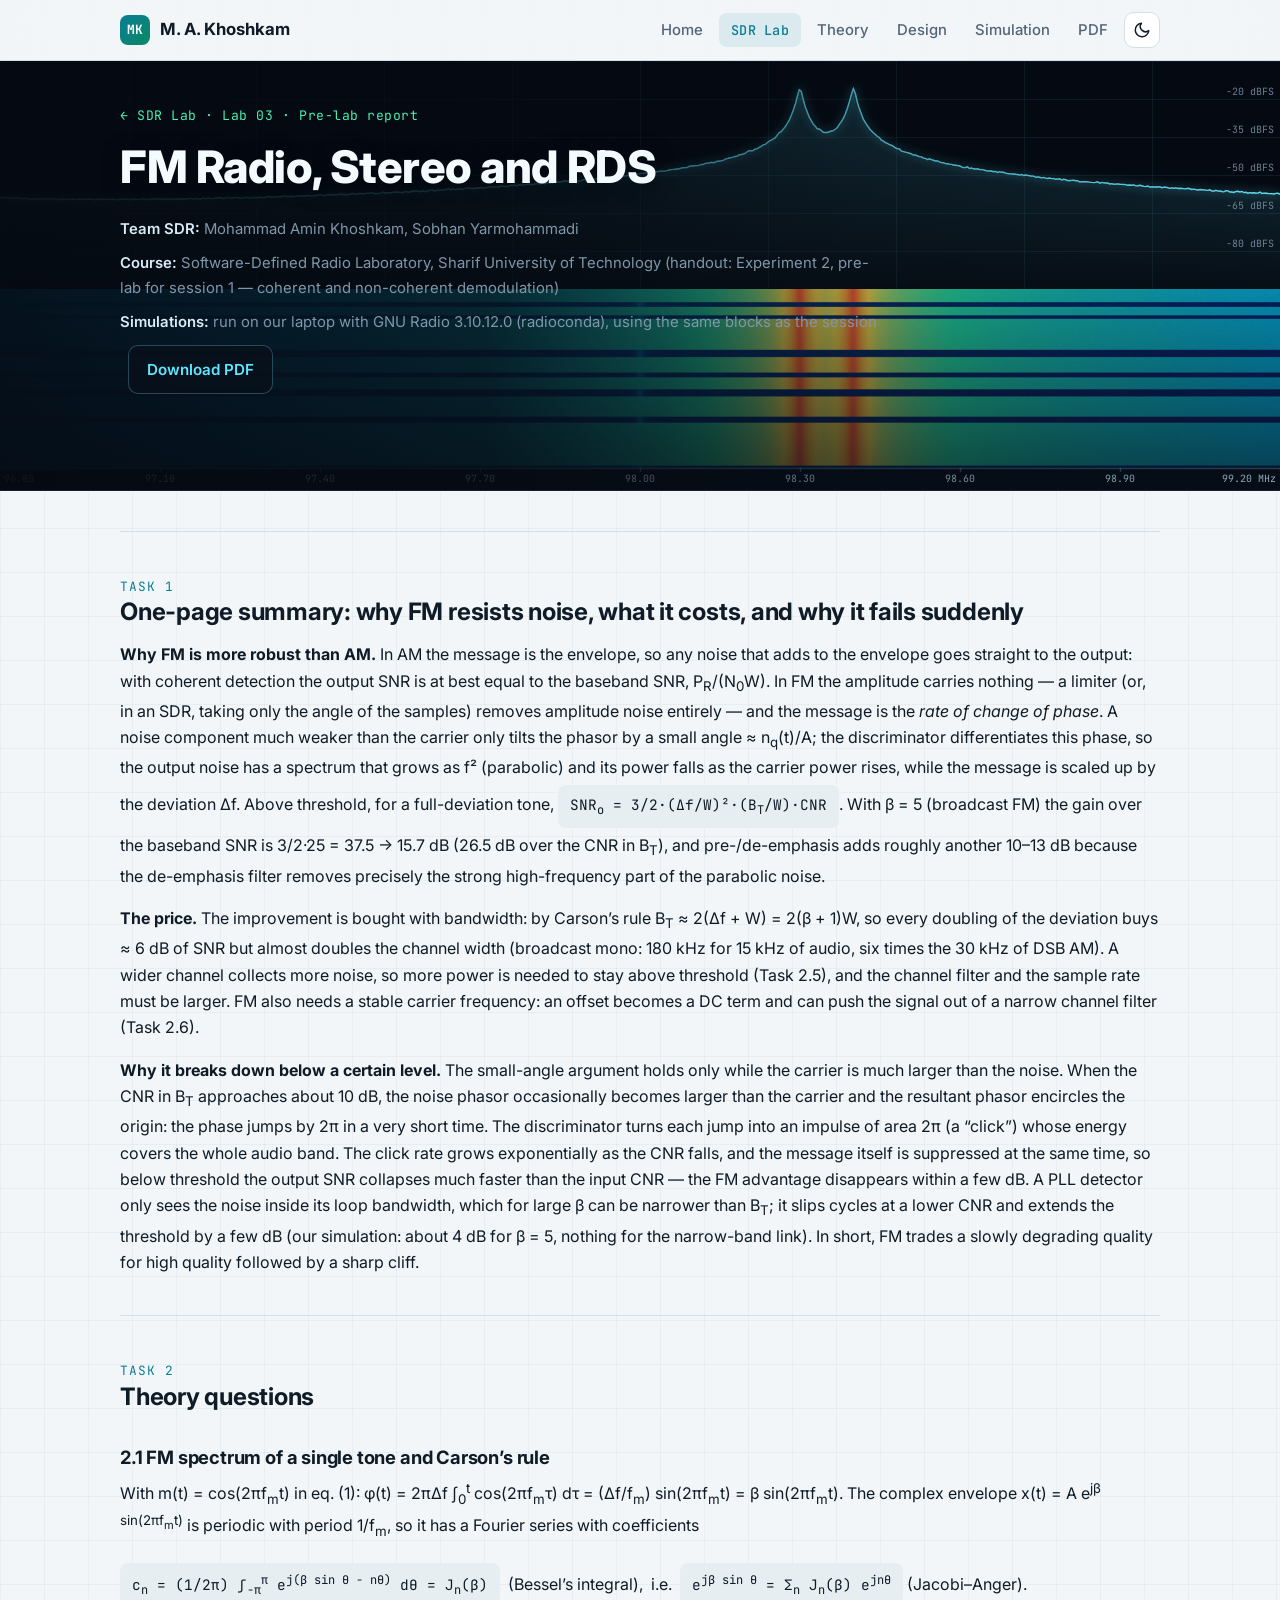
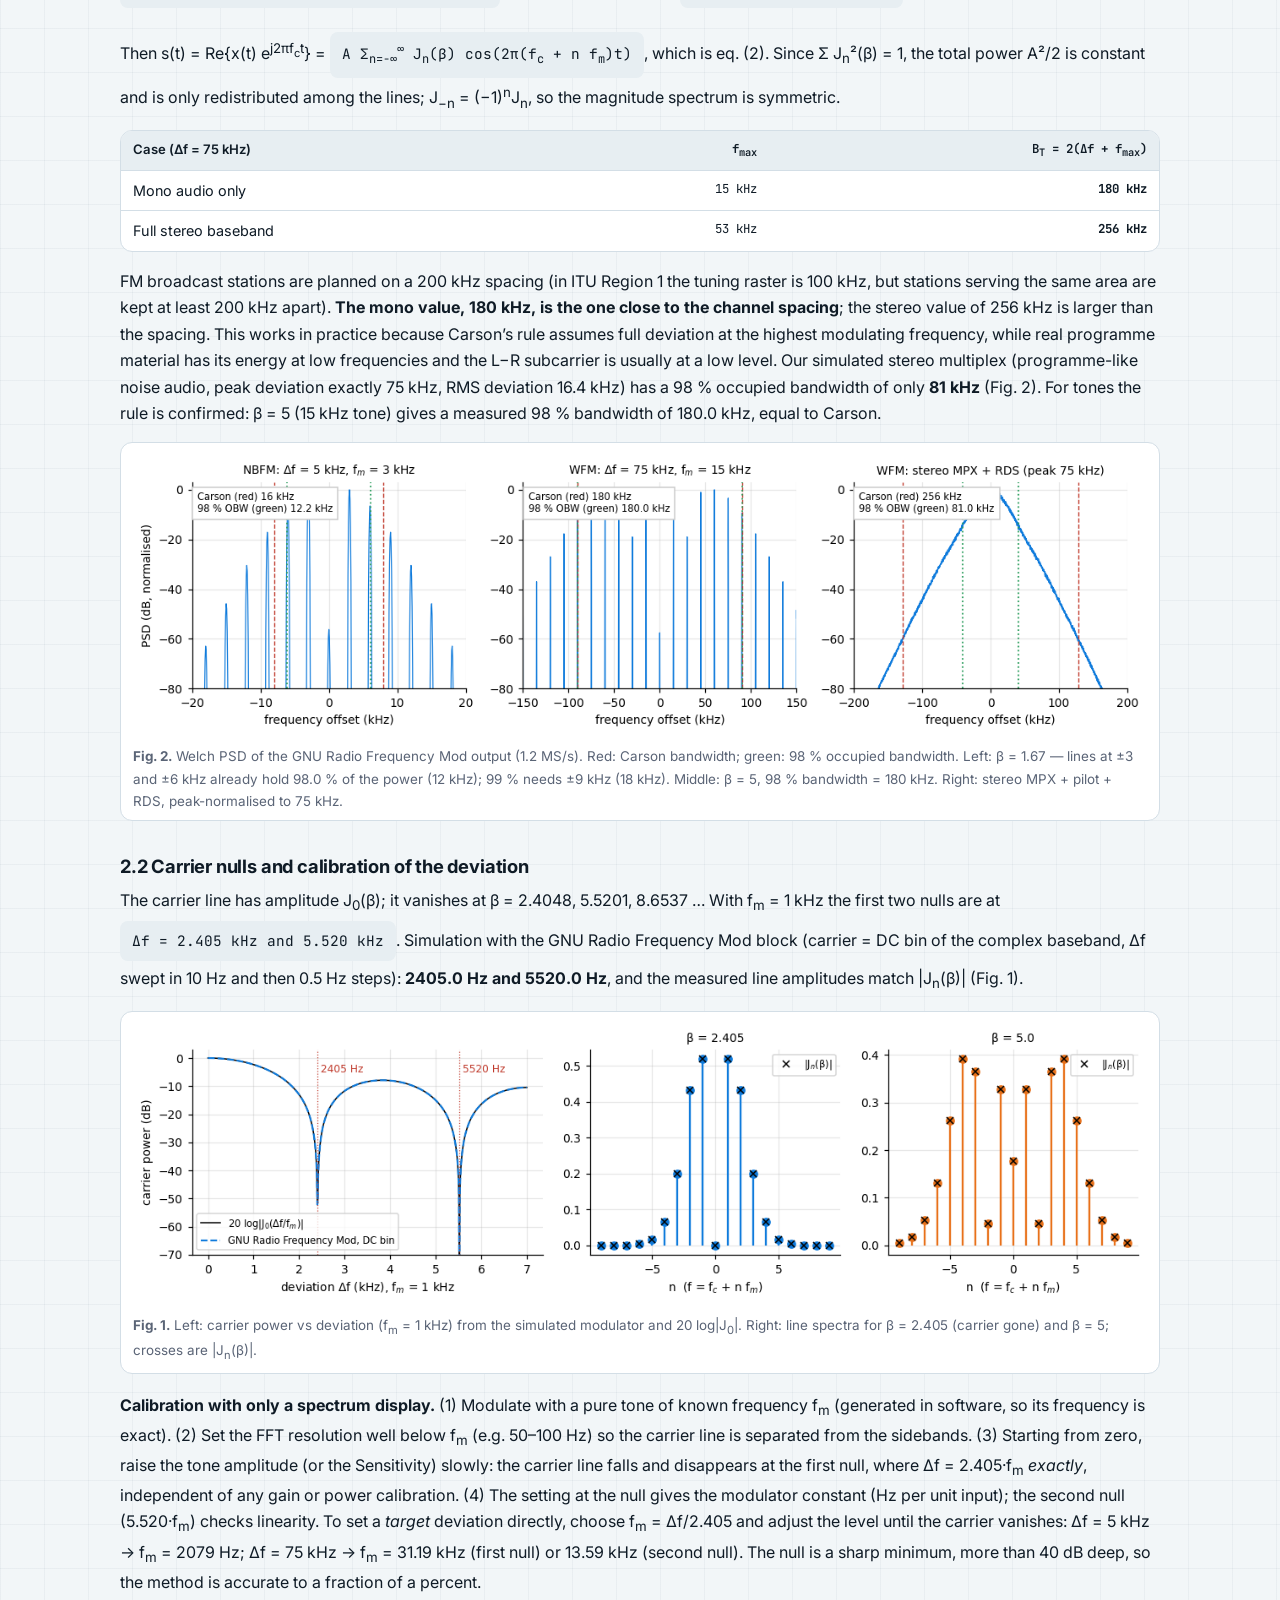
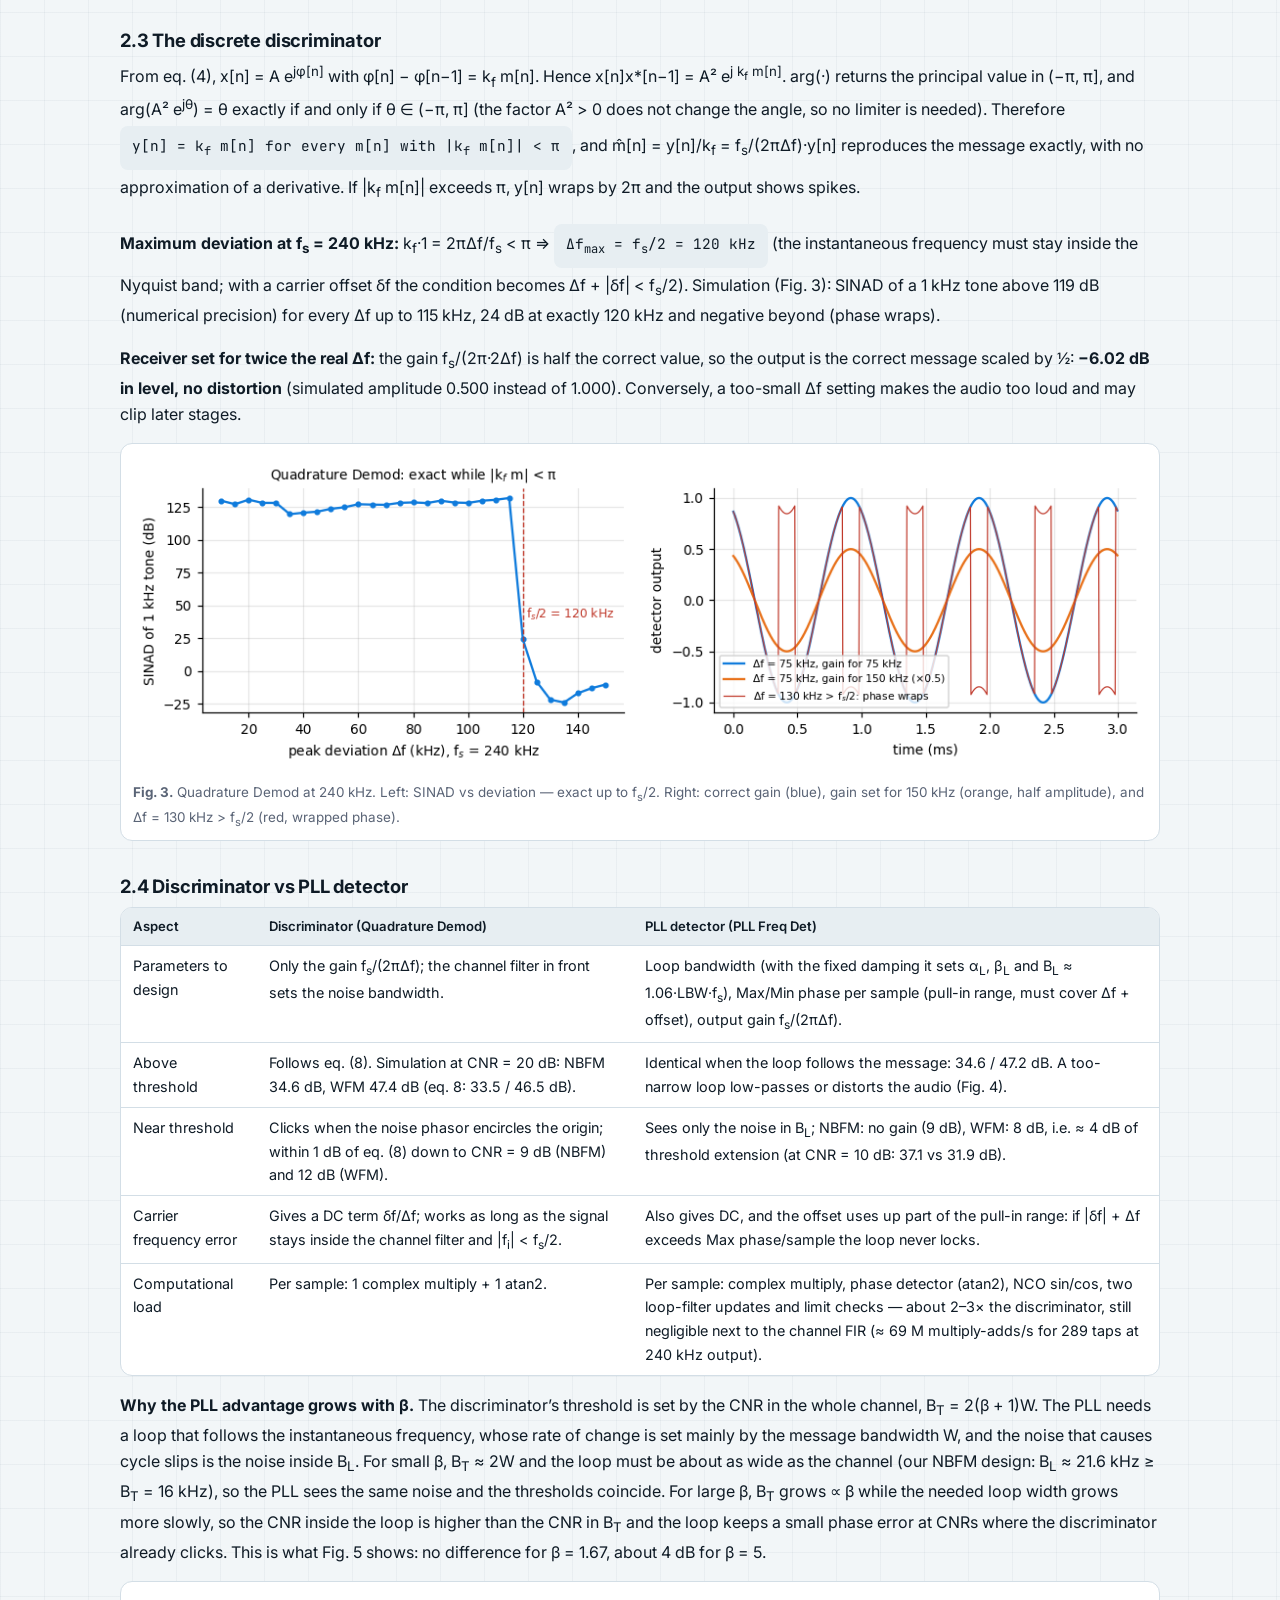
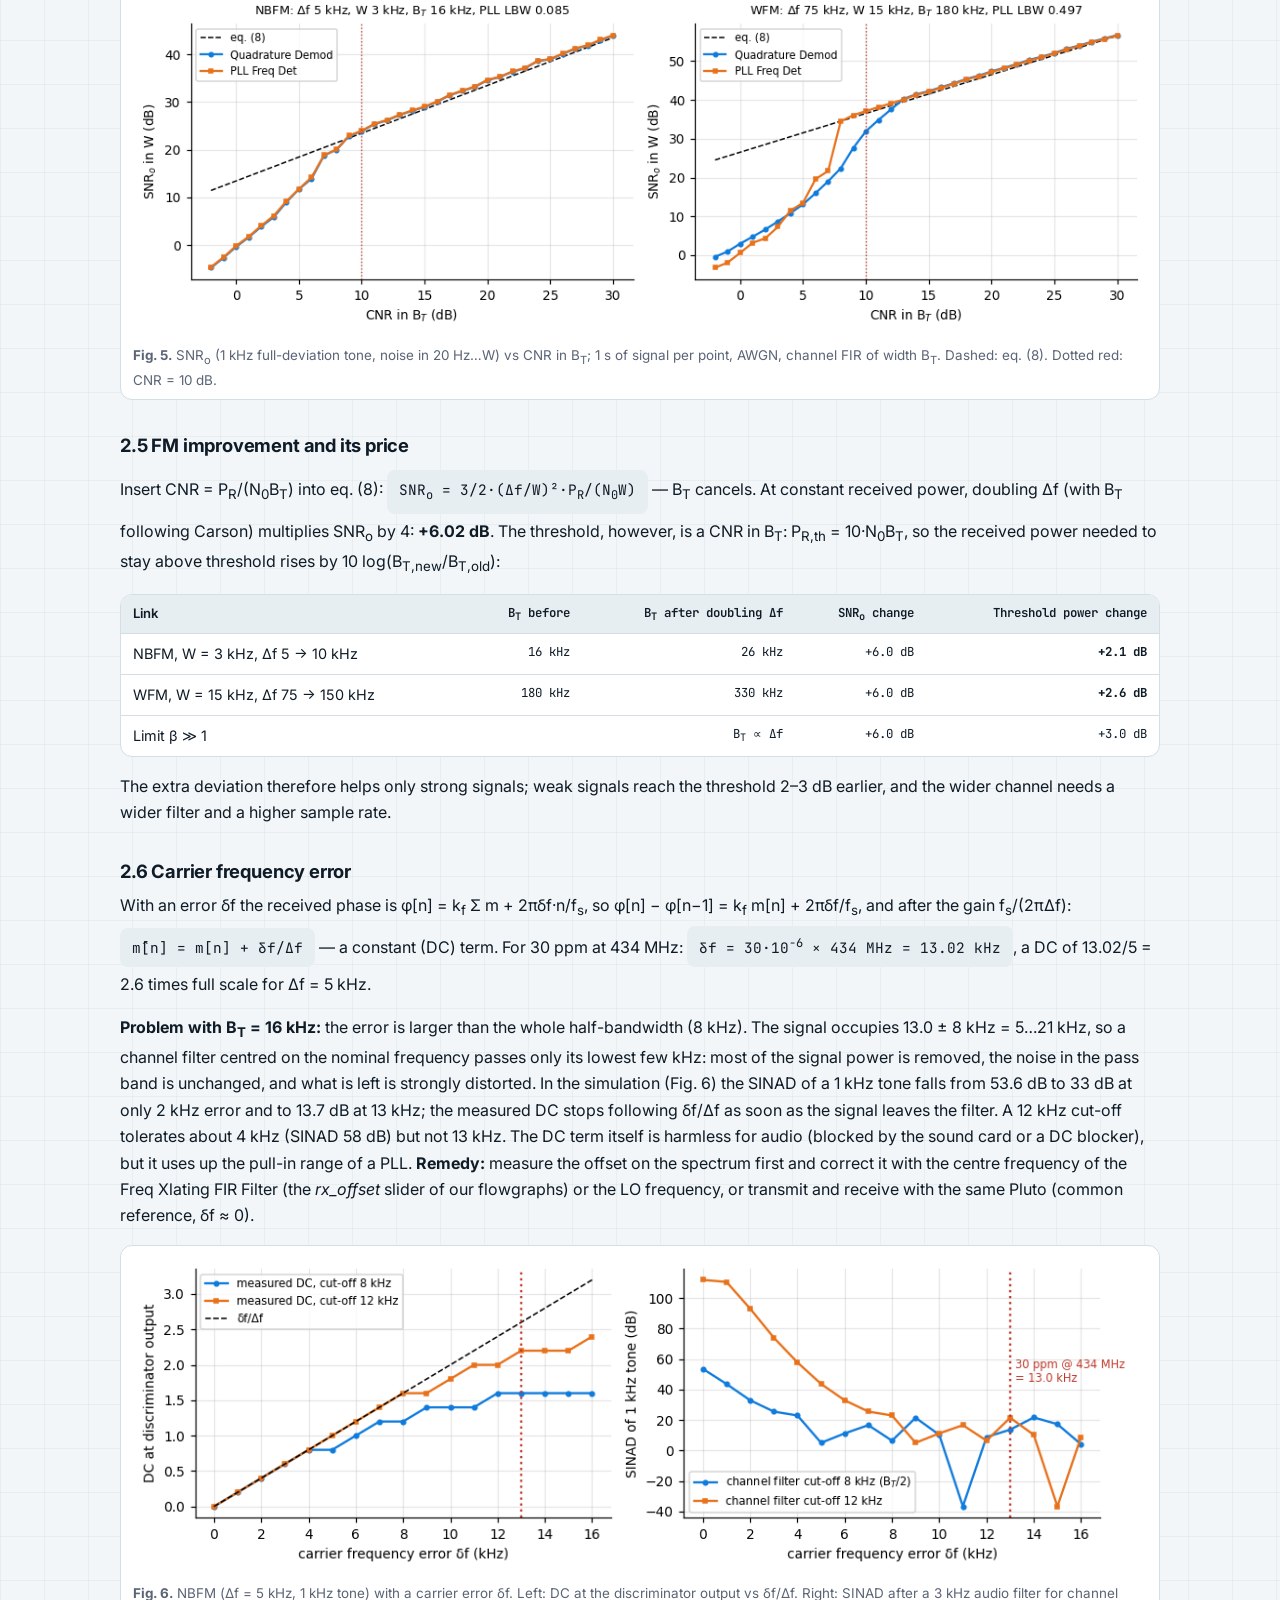
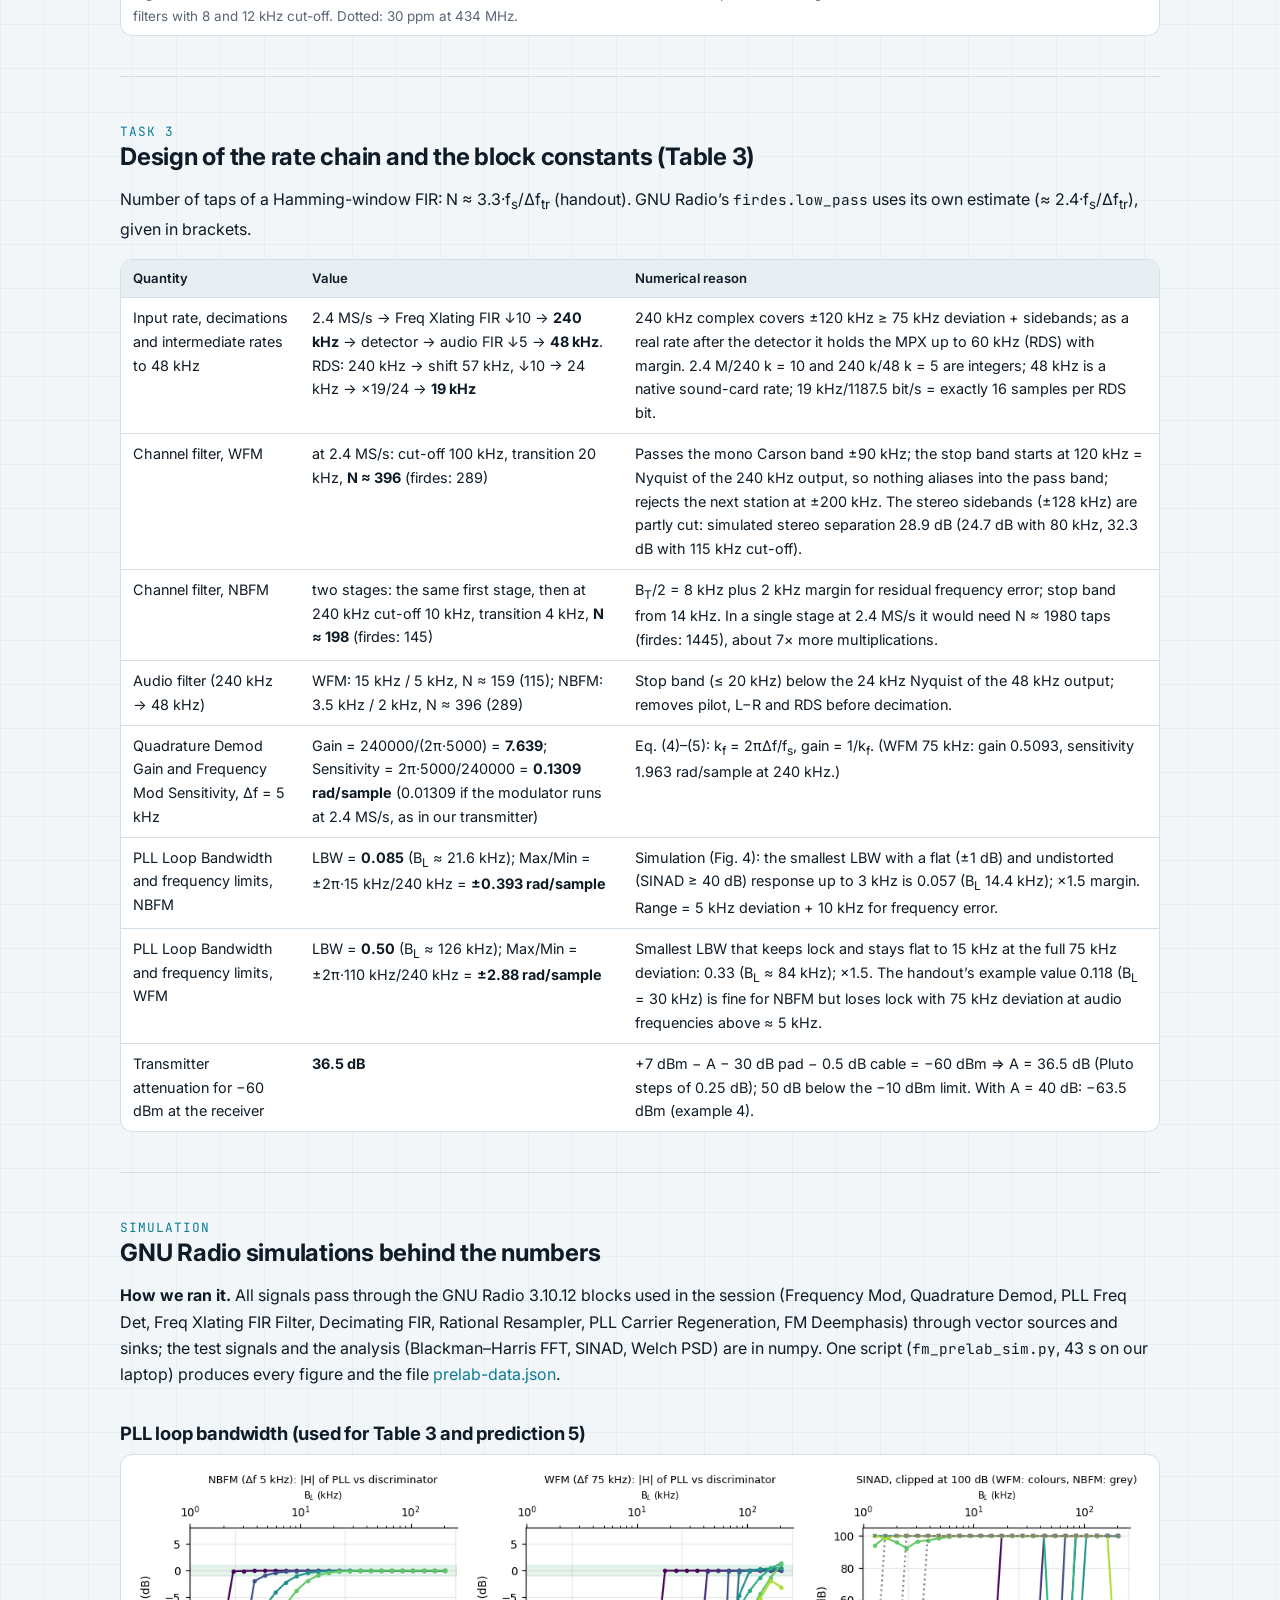
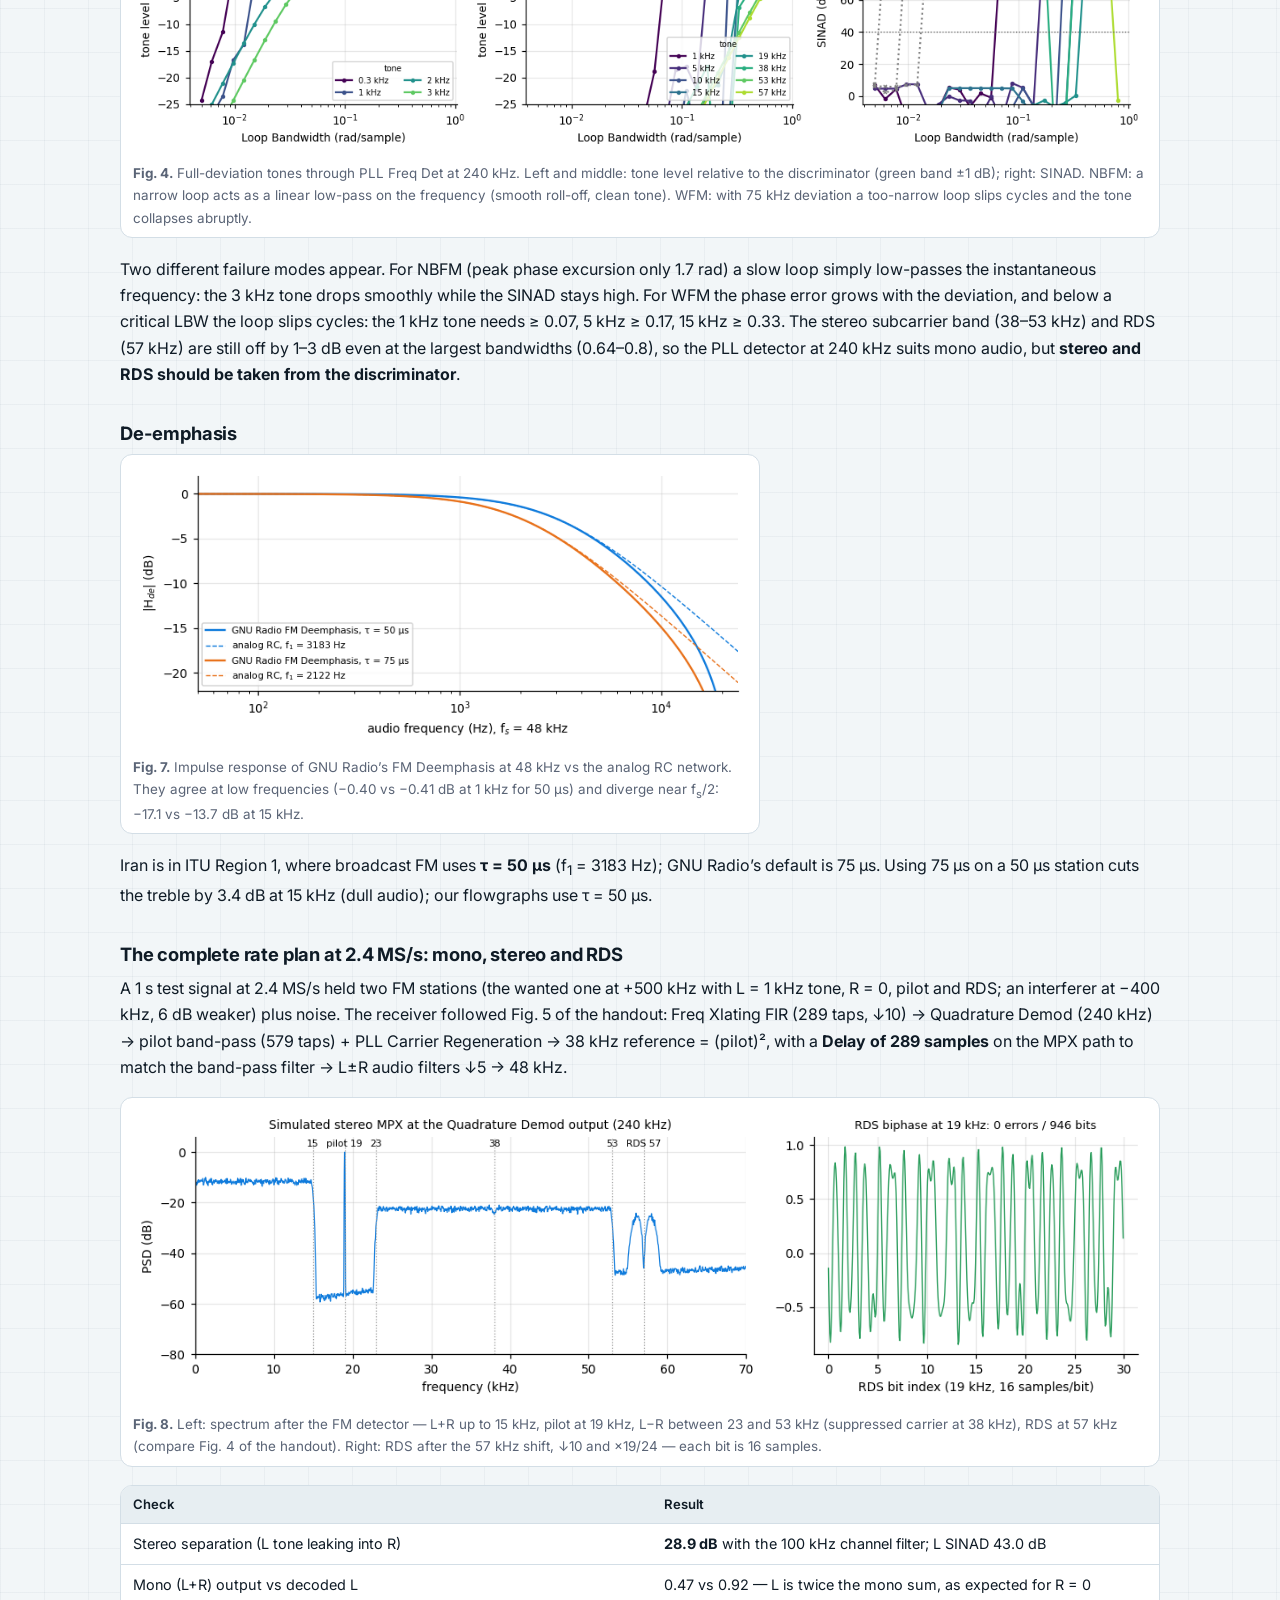
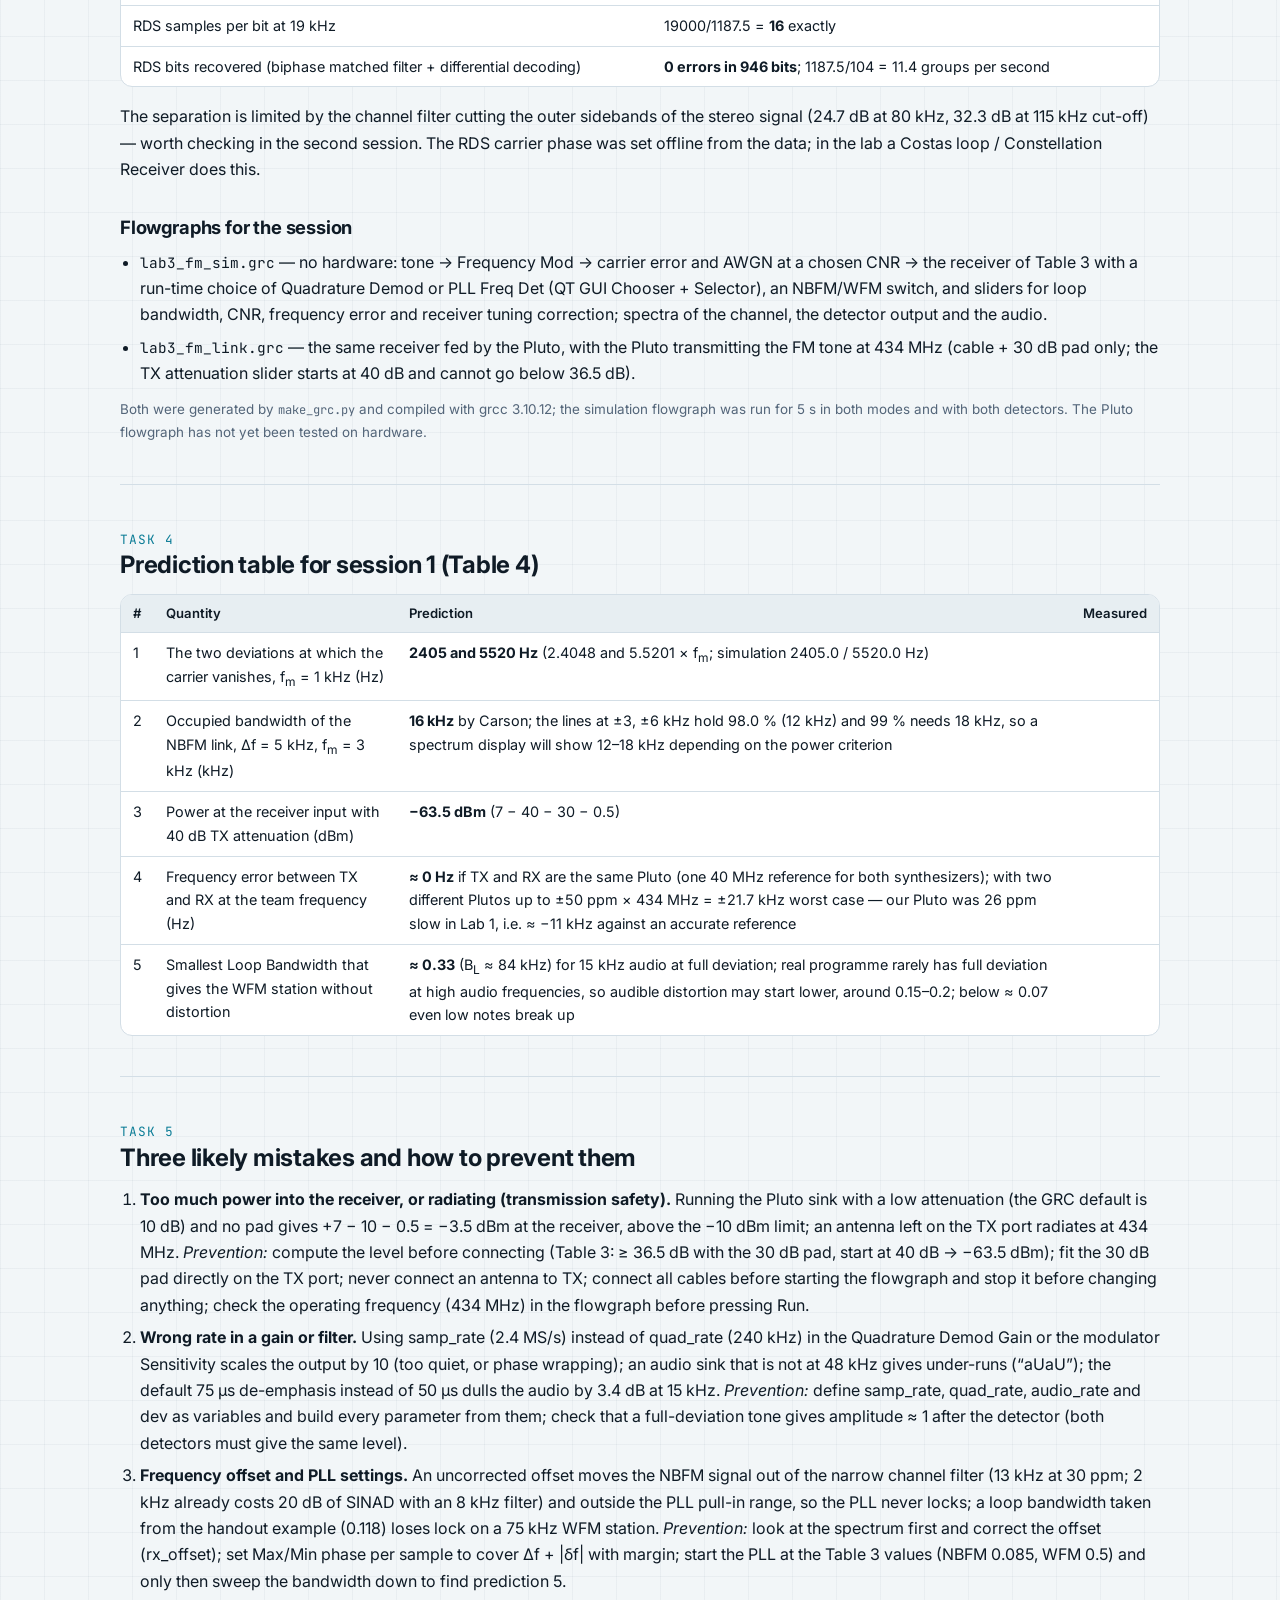
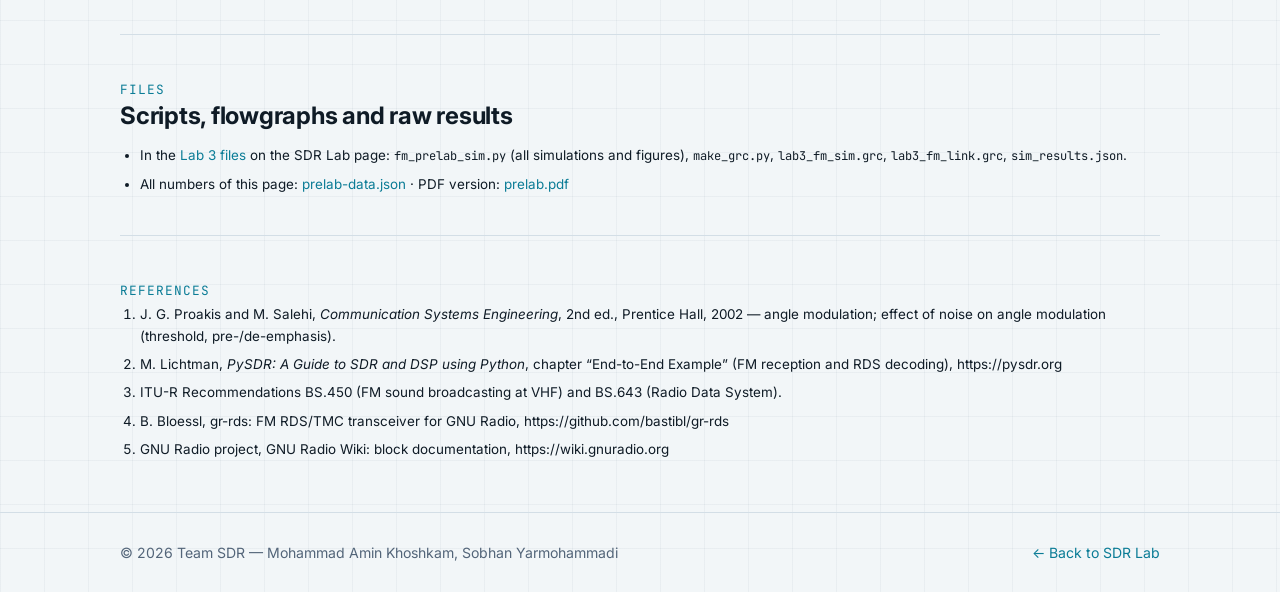
<file: sdr-lab/lab-03/prelab.html>
<!doctype html>
<html lang="en">
<head>
  <meta charset="utf-8">
  <meta name="viewport" content="width=device-width, initial-scale=1">
  <title>Lab 3 Pre-lab — FM Radio, Stereo and RDS</title>
  <meta name="description" content="SDR Lab, Lab 3 pre-lab report (Team SDR): FM, Carson bandwidth, discriminator vs PLL detector, FM threshold, the 2.4 MS/s → 240 kHz → 48 kHz rate plan, stereo and RDS, with GNU Radio 3.10 simulations.">
  <link rel="icon" href="data:image/svg+xml,%3Csvg xmlns='http://www.w3.org/2000/svg' viewBox='0 0 32 32'%3E%3Crect width='32' height='32' rx='8' fill='%230f7bdc'/%3E%3Cpath d='M4 17c3-8 5-8 8 0s5 8 8 0 5-8 8 0' stroke='white' stroke-width='2.6' fill='none' stroke-linecap='round'/%3E%3C/svg%3E">
  <link rel="preconnect" href="https://fonts.googleapis.com">
  <link rel="preconnect" href="https://fonts.gstatic.com" crossorigin>
  <link href="https://fonts.googleapis.com/css2?family=Inter:wght@400;500;600;700;800&family=JetBrains+Mono:wght@400;600;700&display=swap" rel="stylesheet">
  <link rel="stylesheet" href="../../assets/css/style.css">
  <link rel="stylesheet" href="../../assets/css/sdr-theme.css">
  <style>
    .eq { font-family: var(--mono); font-size: .9rem; background: var(--bg-soft); padding: 8px 12px; border-radius: 8px; display: inline-block; margin: 4px 0; }
    .fig { margin: 10px 0 18px; background: #fff; border: 1px solid var(--border); border-radius: 12px; padding: 8px; }
    .fig img { width: 100%; height: auto; }
    .fig figcaption { color: #5a6476; font-size: .84rem; padding: 6px 4px 0; }
    .task { border-top: 1px solid var(--border); padding-top: 40px; margin-top: 40px; }
    .task h2 { margin-bottom: 14px; }
    .pdf-link { margin-left: 8px; }
    @media print {
      :root { --bg: #fff; --bg-elev: #fff; --bg-soft: #f2f4f7; --text: #111; --text-dim: #444; --border: #ccc; }
      .nav, footer, .page-head canvas, .no-print { display: none !important; }
      body { font-size: 10.5pt; }
      .page-head { padding: 0 0 12px; }
      .task { page-break-before: auto; margin-top: 18px; padding-top: 14px; }
      .fig, table, .eq { break-inside: avoid; }
      a { color: inherit; text-decoration: none; }
      .container { max-width: none; padding: 0; }
    }
    @page { size: A4; margin: 16mm 14mm; }
  </style>
</head>
<body class="sdr">

<header class="nav">
  <div class="container">
    <a class="brand" href="../../"><span class="brand-mark">MK</span> M. A. Khoshkam</a>
    <button class="icon-btn menu-btn" id="menu-btn" aria-label="Open menu" aria-expanded="false">
      <svg viewBox="0 0 24 24" fill="none" stroke="currentColor" stroke-width="2" stroke-linecap="round"><path d="M4 7h16M4 12h16M4 17h16"/></svg>
    </button>
    <nav class="nav-links">
      <a href="../../">Home</a>
      <a class="pill" href="../">SDR Lab</a>
      <a href="#t2">Theory</a>
      <a href="#t3">Design</a>
      <a href="#sim">Simulation</a>
      <a href="prelab.pdf">PDF</a>
      <button class="icon-btn" id="theme-toggle" aria-label="Toggle dark mode">
        <svg viewBox="0 0 24 24" fill="none" stroke="currentColor" stroke-width="2" stroke-linecap="round" stroke-linejoin="round"><path d="M21 12.8A9 9 0 1 1 11.2 3a7 7 0 0 0 9.8 9.8z"/></svg>
      </button>
    </nav>
  </div>
</header>

<main>
  <section class="page-head scope strip">
    <canvas data-scope data-fc="98" data-span="2.4" aria-hidden="true"></canvas>
    <div class="container">
      <a class="eyebrow" href="../">← SDR Lab · Lab 03 · Pre-lab report</a>
      <h1>FM Radio, Stereo and RDS</h1>
      <div class="course-meta">
        <span><b>Team SDR:</b> Mohammad Amin Khoshkam, Sobhan Yarmohammadi</span>
        <span><b>Course:</b> Software-Defined Radio Laboratory, Sharif University of Technology (handout: Experiment 2, pre-lab for session 1 — coherent and non-coherent demodulation)</span>
        <span><b>Simulations:</b> run on our laptop with GNU Radio 3.10.12.0 (radioconda), using the same blocks as the session</span>
        <span class="no-print"><a class="btn pdf-link" href="prelab.pdf">Download PDF</a></span>
      </div>
    </div>
  </section>

  <div class="container lab-page">

  <!-- ================================================================ task 1 -->
  <section class="task" id="t1">
    <span class="kicker">Task 1</span>
    <h2>One-page summary: why FM resists noise, what it costs, and why it fails suddenly</h2>
    <p><b>Why FM is more robust than AM.</b> In AM the message is the envelope, so any noise that adds to the envelope goes straight to the output: with coherent detection the
      output SNR is at best equal to the baseband SNR, P<sub>R</sub>/(N<sub>0</sub>W). In FM the amplitude carries nothing — a limiter (or, in an SDR, taking only the angle of the samples)
      removes amplitude noise entirely — and the message is the <i>rate of change of phase</i>. A noise component much weaker than the carrier only tilts the phasor by a small angle
      ≈ n<sub>q</sub>(t)/A; the discriminator differentiates this phase, so the output noise has a spectrum that grows as f² (parabolic) and its power falls as the carrier power rises,
      while the message is scaled up by the deviation Δf. Above threshold, for a full-deviation tone, <span class="eq">SNR<sub>o</sub> = 3/2·(Δf/W)²·(B<sub>T</sub>/W)·CNR</span>. With β = 5
      (broadcast FM) the gain over the baseband SNR is 3/2·25 = 37.5 → 15.7 dB (26.5 dB over the CNR in B<sub>T</sub>), and pre-/de-emphasis adds roughly another 10–13 dB because the
      de-emphasis filter removes precisely the strong high-frequency part of the parabolic noise.</p>
    <p><b>The price.</b> The improvement is bought with bandwidth: by Carson’s rule B<sub>T</sub> ≈ 2(Δf + W) = 2(β + 1)W, so every doubling of the deviation buys ≈ 6 dB of SNR but almost doubles
      the channel width (broadcast mono: 180 kHz for 15 kHz of audio, six times the 30 kHz of DSB AM). A wider channel collects more noise, so more power is needed to stay above threshold
      (Task 2.5), and the channel filter and the sample rate must be larger. FM also needs a stable carrier frequency: an offset becomes a DC term and can push the signal out of a narrow
      channel filter (Task 2.6).</p>
    <p><b>Why it breaks down below a certain level.</b> The small-angle argument holds only while the carrier is much larger than the noise. When the CNR in B<sub>T</sub> approaches about
      10 dB, the noise phasor occasionally becomes larger than the carrier and the resultant phasor encircles the origin: the phase jumps by 2π in a very short time. The discriminator turns
      each jump into an impulse of area 2π (a “click”) whose energy covers the whole audio band. The click rate grows exponentially as the CNR falls, and the message itself is suppressed
      at the same time, so below threshold the output SNR collapses much faster than the input CNR — the FM advantage disappears within a few dB. A PLL detector only sees the noise
      inside its loop bandwidth, which for large β can be narrower than B<sub>T</sub>; it slips cycles at a lower CNR and extends the threshold by a few dB (our simulation: about 4 dB for
      β = 5, nothing for the narrow-band link). In short, FM trades a slowly degrading quality for high quality followed by a sharp cliff.</p>
  </section>

  <!-- ================================================================ task 2 -->
  <section class="task" id="t2">
    <span class="kicker">Task 2</span>
    <h2>Theory questions</h2>

    <h3 class="sub-h">2.1 FM spectrum of a single tone and Carson’s rule</h3>
    <p>With m(t) = cos(2πf<sub>m</sub>t) in eq. (1): φ(t) = 2πΔf ∫<sub>0</sub><sup>t</sup> cos(2πf<sub>m</sub>τ) dτ = (Δf/f<sub>m</sub>) sin(2πf<sub>m</sub>t) = β sin(2πf<sub>m</sub>t). The complex envelope
      x(t) = A e<sup>jβ sin(2πf<sub>m</sub>t)</sup> is periodic with period 1/f<sub>m</sub>, so it has a Fourier series with coefficients</p>
    <p><span class="eq">c<sub>n</sub> = (1/2π) ∫<sub>−π</sub><sup>π</sup> e<sup>j(β sin θ − nθ)</sup> dθ = J<sub>n</sub>(β)</span> &nbsp;(Bessel’s integral), &nbsp;i.e. &nbsp;<span class="eq">e<sup>jβ sin θ</sup> = Σ<sub>n</sub> J<sub>n</sub>(β) e<sup>jnθ</sup></span> (Jacobi–Anger).</p>
    <p>Then s(t) = Re{x(t) e<sup>j2πf<sub>c</sub>t</sup>} = <span class="eq">A Σ<sub>n=−∞</sub><sup>∞</sup> J<sub>n</sub>(β) cos(2π(f<sub>c</sub> + n f<sub>m</sub>)t)</span>, which is eq. (2). Since Σ J<sub>n</sub>²(β) = 1,
      the total power A²/2 is constant and is only redistributed among the lines; J<sub>−n</sub> = (−1)<sup>n</sup>J<sub>n</sub>, so the magnitude spectrum is symmetric.</p>
    <div class="tbl-wrap"><table class="tbl"><thead><tr><th>Case (Δf = 75 kHz)</th><th class="num">f<sub>max</sub></th><th class="num">B<sub>T</sub> = 2(Δf + f<sub>max</sub>)</th></tr></thead><tbody>
      <tr><td>Mono audio only</td><td class="num">15 kHz</td><td class="num"><b>180 kHz</b></td></tr>
      <tr><td>Full stereo baseband</td><td class="num">53 kHz</td><td class="num"><b>256 kHz</b></td></tr></tbody></table></div>
    <p>FM broadcast stations are planned on a 200 kHz spacing (in ITU Region 1 the tuning raster is 100 kHz, but stations serving the same area are kept at least 200 kHz apart).
      <b>The mono value, 180 kHz, is the one close to the channel spacing</b>; the stereo value of 256 kHz is larger than the spacing. This works in practice because Carson’s rule assumes
      full deviation at the highest modulating frequency, while real programme material has its energy at low frequencies and the L−R subcarrier is usually at a low level. Our
      simulated stereo multiplex (programme-like noise audio, peak deviation exactly 75 kHz, RMS deviation 16.4 kHz) has a 98 % occupied bandwidth of only <b>81 kHz</b> (Fig. 2).
      For tones the rule is confirmed: β = 5 (15 kHz tone) gives a measured 98 % bandwidth of 180.0 kHz, equal to Carson.</p>
    <figure class="fig"><img src="img/fig2_bandwidth.png" alt="Spectra of NBFM, WFM and stereo FM with Carson and 98 % bandwidth"><figcaption><b>Fig. 2.</b> Welch PSD of the GNU Radio
      Frequency Mod output (1.2 MS/s). Red: Carson bandwidth; green: 98 % occupied bandwidth. Left: β = 1.67 — lines at ±3 and ±6 kHz already hold 98.0 % of the power (12 kHz);
      99 % needs ±9 kHz (18 kHz). Middle: β = 5, 98 % bandwidth = 180 kHz. Right: stereo MPX + pilot + RDS, peak-normalised to 75 kHz.</figcaption></figure>

    <h3 class="sub-h">2.2 Carrier nulls and calibration of the deviation</h3>
    <p>The carrier line has amplitude J<sub>0</sub>(β); it vanishes at β = 2.4048, 5.5201, 8.6537 … With f<sub>m</sub> = 1 kHz the first two nulls are at
      <span class="eq">Δf = 2.405 kHz and 5.520 kHz</span>. Simulation with the GNU Radio Frequency Mod block (carrier = DC bin of the complex baseband, Δf swept in 10 Hz and then 0.5 Hz steps):
      <b>2405.0 Hz and 5520.0 Hz</b>, and the measured line amplitudes match |J<sub>n</sub>(β)| (Fig. 1).</p>
    <figure class="fig"><img src="img/fig1_carrier_null.png" alt="Carrier power versus deviation and Bessel lines"><figcaption><b>Fig. 1.</b> Left: carrier power vs deviation (f<sub>m</sub> = 1 kHz) from the
      simulated modulator and 20 log|J<sub>0</sub>|. Right: line spectra for β = 2.405 (carrier gone) and β = 5; crosses are |J<sub>n</sub>(β)|.</figcaption></figure>
    <p><b>Calibration with only a spectrum display.</b> (1) Modulate with a pure tone of known frequency f<sub>m</sub> (generated in software, so its frequency is exact). (2) Set the FFT
      resolution well below f<sub>m</sub> (e.g. 50–100 Hz) so the carrier line is separated from the sidebands. (3) Starting from zero, raise the tone amplitude (or the Sensitivity) slowly:
      the carrier line falls and disappears at the first null, where Δf = 2.405·f<sub>m</sub> <i>exactly</i>, independent of any gain or power calibration. (4) The setting at the null gives
      the modulator constant (Hz per unit input); the second null (5.520·f<sub>m</sub>) checks linearity. To set a <i>target</i> deviation directly, choose f<sub>m</sub> = Δf/2.405 and adjust the
      level until the carrier vanishes: Δf = 5 kHz → f<sub>m</sub> = 2079 Hz; Δf = 75 kHz → f<sub>m</sub> = 31.19 kHz (first null) or 13.59 kHz (second null). The null is a sharp minimum, more than
      40 dB deep, so the method is accurate to a fraction of a percent.</p>

    <h3 class="sub-h">2.3 The discrete discriminator</h3>
    <p>From eq. (4), x[n] = A e<sup>jφ[n]</sup> with φ[n] − φ[n−1] = k<sub>f</sub> m[n]. Hence x[n]x*[n−1] = A² e<sup>j k<sub>f</sub> m[n]</sup>. arg(·) returns the principal value in (−π, π],
      and arg(A² e<sup>jθ</sup>) = θ exactly if and only if θ ∈ (−π, π] (the factor A² &gt; 0 does not change the angle, so no limiter is needed). Therefore
      <span class="eq">y[n] = k<sub>f</sub> m[n] for every m[n] with |k<sub>f</sub> m[n]| &lt; π</span>, and m̂[n] = y[n]/k<sub>f</sub> = f<sub>s</sub>/(2πΔf)·y[n] reproduces the message exactly, with no
      approximation of a derivative. If |k<sub>f</sub> m[n]| exceeds π, y[n] wraps by 2π and the output shows spikes.</p>
    <p><b>Maximum deviation at f<sub>s</sub> = 240 kHz:</b> k<sub>f</sub>·1 = 2πΔf/f<sub>s</sub> &lt; π ⇒ <span class="eq">Δf<sub>max</sub> = f<sub>s</sub>/2 = 120 kHz</span> (the instantaneous frequency must stay inside
      the Nyquist band; with a carrier offset δf the condition becomes Δf + |δf| &lt; f<sub>s</sub>/2). Simulation (Fig. 3): SINAD of a 1 kHz tone above 119 dB (numerical precision) for every
      Δf up to 115 kHz, 24 dB at exactly 120 kHz and negative beyond (phase wraps).</p>
    <p><b>Receiver set for twice the real Δf:</b> the gain f<sub>s</sub>/(2π·2Δf) is half the correct value, so the output is the correct message scaled by ½: <b>−6.02 dB in level,
      no distortion</b> (simulated amplitude 0.500 instead of 1.000). Conversely, a too-small Δf setting makes the audio too loud and may clip later stages.</p>
    <figure class="fig"><img src="img/fig3_discriminator.png" alt="Discriminator SINAD vs deviation and waveforms"><figcaption><b>Fig. 3.</b> Quadrature Demod at 240 kHz. Left: SINAD vs deviation —
      exact up to f<sub>s</sub>/2. Right: correct gain (blue), gain set for 150 kHz (orange, half amplitude), and Δf = 130 kHz &gt; f<sub>s</sub>/2 (red, wrapped phase).</figcaption></figure>

    <h3 class="sub-h">2.4 Discriminator vs PLL detector</h3>
    <div class="tbl-wrap"><table class="tbl"><thead><tr><th>Aspect</th><th>Discriminator (Quadrature Demod)</th><th>PLL detector (PLL Freq Det)</th></tr></thead><tbody>
      <tr><td>Parameters to design</td><td>Only the gain f<sub>s</sub>/(2πΔf); the channel filter in front sets the noise bandwidth.</td><td>Loop bandwidth (with the fixed damping it sets α<sub>L</sub>, β<sub>L</sub>
        and B<sub>L</sub> ≈ 1.06·LBW·f<sub>s</sub>), Max/Min phase per sample (pull-in range, must cover Δf + offset), output gain f<sub>s</sub>/(2πΔf).</td></tr>
      <tr><td>Above threshold</td><td>Follows eq. (8). Simulation at CNR = 20 dB: NBFM 34.6 dB, WFM 47.4 dB (eq. 8: 33.5 / 46.5 dB).</td><td>Identical when the loop follows the message: 34.6 / 47.2 dB.
        A too-narrow loop low-passes or distorts the audio (Fig. 4).</td></tr>
      <tr><td>Near threshold</td><td>Clicks when the noise phasor encircles the origin; within 1 dB of eq. (8) down to CNR = 9 dB (NBFM) and 12 dB (WFM).</td><td>Sees only the noise in B<sub>L</sub>;
        NBFM: no gain (9 dB), WFM: 8 dB, i.e. ≈ 4 dB of threshold extension (at CNR = 10 dB: 37.1 vs 31.9 dB).</td></tr>
      <tr><td>Carrier frequency error</td><td>Gives a DC term δf/Δf; works as long as the signal stays inside the channel filter and |f<sub>i</sub>| &lt; f<sub>s</sub>/2.</td><td>Also gives DC, and the offset
        uses up part of the pull-in range: if |δf| + Δf exceeds Max phase/sample the loop never locks.</td></tr>
      <tr><td>Computational load</td><td>Per sample: 1 complex multiply + 1 atan2.</td><td>Per sample: complex multiply, phase detector (atan2), NCO sin/cos, two loop-filter updates and limit
        checks — about 2–3× the discriminator, still negligible next to the channel FIR (≈ 69 M multiply-adds/s for 289 taps at 240 kHz output).</td></tr>
    </tbody></table></div>
    <p><b>Why the PLL advantage grows with β.</b> The discriminator’s threshold is set by the CNR in the whole channel, B<sub>T</sub> = 2(β + 1)W. The PLL needs a loop that follows the
      instantaneous frequency, whose rate of change is set mainly by the message bandwidth W, and the noise that causes cycle slips is the noise inside B<sub>L</sub>. For small β,
      B<sub>T</sub> ≈ 2W and the loop must be about as wide as the channel (our NBFM design: B<sub>L</sub> ≈ 21.6 kHz ≥ B<sub>T</sub> = 16 kHz), so the PLL sees the same noise and the thresholds
      coincide. For large β, B<sub>T</sub> grows ∝ β while the needed loop width grows more slowly, so the CNR inside the loop is higher than the CNR in B<sub>T</sub> and the loop keeps a
      small phase error at CNRs where the discriminator already clicks. This is what Fig. 5 shows: no difference for β = 1.67, about 4 dB for β = 5.</p>
    <figure class="fig"><img src="img/fig5_snr_vs_cnr.png" alt="Output SNR versus CNR for discriminator and PLL"><figcaption><b>Fig. 5.</b> SNR<sub>o</sub> (1 kHz full-deviation tone, noise in 20 Hz…W)
      vs CNR in B<sub>T</sub>; 1 s of signal per point, AWGN, channel FIR of width B<sub>T</sub>. Dashed: eq. (8). Dotted red: CNR = 10 dB.</figcaption></figure>

    <h3 class="sub-h">2.5 FM improvement and its price</h3>
    <p>Insert CNR = P<sub>R</sub>/(N<sub>0</sub>B<sub>T</sub>) into eq. (8): <span class="eq">SNR<sub>o</sub> = 3/2·(Δf/W)²·P<sub>R</sub>/(N<sub>0</sub>W)</span> — B<sub>T</sub> cancels. At constant received power,
      doubling Δf (with B<sub>T</sub> following Carson) multiplies SNR<sub>o</sub> by 4: <b>+6.02 dB</b>. The threshold, however, is a CNR in B<sub>T</sub>: P<sub>R,th</sub> = 10·N<sub>0</sub>B<sub>T</sub>, so the
      received power needed to stay above threshold rises by 10 log(B<sub>T,new</sub>/B<sub>T,old</sub>):</p>
    <div class="tbl-wrap"><table class="tbl"><thead><tr><th>Link</th><th class="num">B<sub>T</sub> before</th><th class="num">B<sub>T</sub> after doubling Δf</th><th class="num">SNR<sub>o</sub> change</th><th class="num">Threshold power change</th></tr></thead><tbody>
      <tr><td>NBFM, W = 3 kHz, Δf 5 → 10 kHz</td><td class="num">16 kHz</td><td class="num">26 kHz</td><td class="num">+6.0 dB</td><td class="num"><b>+2.1 dB</b></td></tr>
      <tr><td>WFM, W = 15 kHz, Δf 75 → 150 kHz</td><td class="num">180 kHz</td><td class="num">330 kHz</td><td class="num">+6.0 dB</td><td class="num"><b>+2.6 dB</b></td></tr>
      <tr><td>Limit β ≫ 1</td><td class="num" colspan="2">B<sub>T</sub> ∝ Δf</td><td class="num">+6.0 dB</td><td class="num">+3.0 dB</td></tr></tbody></table></div>
    <p>The extra deviation therefore helps only strong signals; weak signals reach the threshold 2–3 dB earlier, and the wider channel needs a wider filter and a higher sample rate.</p>

    <h3 class="sub-h">2.6 Carrier frequency error</h3>
    <p>With an error δf the received phase is φ[n] = k<sub>f</sub> Σ m + 2πδf·n/f<sub>s</sub>, so φ[n] − φ[n−1] = k<sub>f</sub> m[n] + 2πδf/f<sub>s</sub>, and after the gain f<sub>s</sub>/(2πΔf):
      <span class="eq">m̂[n] = m[n] + δf/Δf</span> — a constant (DC) term. For 30 ppm at 434 MHz: <span class="eq">δf = 30·10<sup>−6</sup> × 434 MHz = 13.02 kHz</span>, a DC of
      13.02/5 = 2.6 times full scale for Δf = 5 kHz.</p>
    <p><b>Problem with B<sub>T</sub> = 16 kHz:</b> the error is larger than the whole half-bandwidth (8 kHz). The signal occupies 13.0 ± 8 kHz = 5…21 kHz, so a channel filter centred on the
      nominal frequency passes only its lowest few kHz: most of the signal power is removed, the noise in the pass band is unchanged, and what is left is strongly distorted. In the
      simulation (Fig. 6) the SINAD of a 1 kHz tone falls from 53.6 dB to 33 dB at only 2 kHz error and to 13.7 dB at 13 kHz; the measured DC stops following δf/Δf as soon as the signal
      leaves the filter. A 12 kHz cut-off tolerates about 4 kHz (SINAD 58 dB) but not 13 kHz. The DC term itself is harmless for audio (blocked by the sound card or a DC blocker), but it
      uses up the pull-in range of a PLL. <b>Remedy:</b> measure the offset on the spectrum first and correct it with the centre frequency of the Freq Xlating FIR Filter (the
      <i>rx_offset</i> slider of our flowgraphs) or the LO frequency, or transmit and receive with the same Pluto (common reference, δf ≈ 0).</p>
    <figure class="fig"><img src="img/fig6_freq_error.png" alt="DC term and SINAD vs carrier frequency error"><figcaption><b>Fig. 6.</b> NBFM (Δf = 5 kHz, 1 kHz tone) with a carrier error δf. Left: DC at
      the discriminator output vs δf/Δf. Right: SINAD after a 3 kHz audio filter for channel filters with 8 and 12 kHz cut-off. Dotted: 30 ppm at 434 MHz.</figcaption></figure>
  </section>

  <!-- ================================================================ task 3 -->
  <section class="task" id="t3">
    <span class="kicker">Task 3</span>
    <h2>Design of the rate chain and the block constants (Table 3)</h2>
    <p>Number of taps of a Hamming-window FIR: N ≈ 3.3·f<sub>s</sub>/Δf<sub>tr</sub> (handout). GNU Radio’s <span class="mono">firdes.low_pass</span> uses its own estimate (≈ 2.4·f<sub>s</sub>/Δf<sub>tr</sub>),
      given in brackets.</p>
    <div class="tbl-wrap"><table class="tbl"><thead><tr><th>Quantity</th><th>Value</th><th>Numerical reason</th></tr></thead><tbody>
      <tr><td>Input rate, decimations and intermediate rates to 48 kHz</td><td>2.4 MS/s → Freq Xlating FIR ↓10 → <b>240 kHz</b> → detector → audio FIR ↓5 → <b>48 kHz</b>.
        RDS: 240 kHz → shift 57 kHz, ↓10 → 24 kHz → ×19/24 → <b>19 kHz</b></td>
        <td>240 kHz complex covers ±120 kHz ≥ 75 kHz deviation + sidebands; as a real rate after the detector it holds the MPX up to 60 kHz (RDS) with margin.
          2.4 M/240 k = 10 and 240 k/48 k = 5 are integers; 48 kHz is a native sound-card rate; 19 kHz/1187.5 bit/s = exactly 16 samples per RDS bit.</td></tr>
      <tr><td>Channel filter, WFM</td><td>at 2.4 MS/s: cut-off 100 kHz, transition 20 kHz, <b>N ≈ 396</b> (firdes: 289)</td>
        <td>Passes the mono Carson band ±90 kHz; the stop band starts at 120 kHz = Nyquist of the 240 kHz output, so nothing aliases into the pass band; rejects the next station at ±200 kHz.
          The stereo sidebands (±128 kHz) are partly cut: simulated stereo separation 28.9 dB (24.7 dB with 80 kHz, 32.3 dB with 115 kHz cut-off).</td></tr>
      <tr><td>Channel filter, NBFM</td><td>two stages: the same first stage, then at 240 kHz cut-off 10 kHz, transition 4 kHz, <b>N ≈ 198</b> (firdes: 145)</td>
        <td>B<sub>T</sub>/2 = 8 kHz plus 2 kHz margin for residual frequency error; stop band from 14 kHz. In a single stage at 2.4 MS/s it would need N ≈ 1980 taps
          (firdes: 1445), about 7× more multiplications.</td></tr>
      <tr><td>Audio filter (240 kHz → 48 kHz)</td><td>WFM: 15 kHz / 5 kHz, N ≈ 159 (115); NBFM: 3.5 kHz / 2 kHz, N ≈ 396 (289)</td>
        <td>Stop band (≤ 20 kHz) below the 24 kHz Nyquist of the 48 kHz output; removes pilot, L−R and RDS before decimation.</td></tr>
      <tr><td>Quadrature Demod Gain and Frequency Mod Sensitivity, Δf = 5 kHz</td><td>Gain = 240000/(2π·5000) = <b>7.639</b>;<br>Sensitivity = 2π·5000/240000 = <b>0.1309 rad/sample</b>
        (0.01309 if the modulator runs at 2.4 MS/s, as in our transmitter)</td><td>Eq. (4)–(5): k<sub>f</sub> = 2πΔf/f<sub>s</sub>, gain = 1/k<sub>f</sub>. (WFM 75 kHz: gain 0.5093, sensitivity 1.963 rad/sample at 240 kHz.)</td></tr>
      <tr><td>PLL Loop Bandwidth and frequency limits, NBFM</td><td>LBW = <b>0.085</b> (B<sub>L</sub> ≈ 21.6 kHz); Max/Min = ±2π·15 kHz/240 kHz = <b>±0.393 rad/sample</b></td>
        <td>Simulation (Fig. 4): the smallest LBW with a flat (±1 dB) and undistorted (SINAD ≥ 40 dB) response up to 3 kHz is 0.057 (B<sub>L</sub> 14.4 kHz); ×1.5 margin. Range = 5 kHz deviation +
          10 kHz for frequency error.</td></tr>
      <tr><td>PLL Loop Bandwidth and frequency limits, WFM</td><td>LBW = <b>0.50</b> (B<sub>L</sub> ≈ 126 kHz); Max/Min = ±2π·110 kHz/240 kHz = <b>±2.88 rad/sample</b></td>
        <td>Smallest LBW that keeps lock and stays flat to 15 kHz at the full 75 kHz deviation: 0.33 (B<sub>L</sub> ≈ 84 kHz); ×1.5. The handout’s example value 0.118 (B<sub>L</sub> = 30 kHz) is fine for
          NBFM but loses lock with 75 kHz deviation at audio frequencies above ≈ 5 kHz.</td></tr>
      <tr><td>Transmitter attenuation for −60 dBm at the receiver</td><td><b>36.5 dB</b></td><td>+7 dBm − A − 30 dB pad − 0.5 dB cable = −60 dBm ⇒ A = 36.5 dB (Pluto steps of 0.25 dB);
          50 dB below the −10 dBm limit. With A = 40 dB: −63.5 dBm (example 4).</td></tr>
    </tbody></table></div>
  </section>

  <!-- ================================================================ simulation -->
  <section class="task" id="sim">
    <span class="kicker">Simulation</span>
    <h2>GNU Radio simulations behind the numbers</h2>
    <p><b>How we ran it.</b> All signals pass through the GNU Radio 3.10.12 blocks used in the session (Frequency Mod, Quadrature Demod, PLL Freq Det, Freq Xlating FIR Filter,
      Decimating FIR, Rational Resampler, PLL Carrier Regeneration, FM Deemphasis) through vector sources and sinks; the test signals and the analysis (Blackman–Harris FFT, SINAD, Welch PSD)
      are in numpy. One script (<span class="mono">fm_prelab_sim.py</span>, 43 s on our laptop) produces every figure and the file <a href="prelab-data.json">prelab-data.json</a>.</p>

    <h3 class="sub-h">PLL loop bandwidth (used for Table 3 and prediction 5)</h3>
    <figure class="fig"><img src="img/fig4_pll_loop_bw.png" alt="PLL response versus loop bandwidth"><figcaption><b>Fig. 4.</b> Full-deviation tones through PLL Freq Det at 240 kHz. Left and middle: tone level
      relative to the discriminator (green band ±1 dB); right: SINAD. NBFM: a narrow loop acts as a linear low-pass on the frequency (smooth roll-off, clean tone). WFM: with 75 kHz
      deviation a too-narrow loop slips cycles and the tone collapses abruptly.</figcaption></figure>
    <p>Two different failure modes appear. For NBFM (peak phase excursion only 1.7 rad) a slow loop simply low-passes the instantaneous frequency: the 3 kHz tone drops smoothly
      while the SINAD stays high. For WFM the phase error grows with the deviation, and below a critical LBW the loop slips cycles: the 1 kHz tone needs ≥ 0.07, 5 kHz ≥ 0.17,
      15 kHz ≥ 0.33. The stereo subcarrier band (38–53 kHz) and RDS (57 kHz) are still off by 1–3 dB even at the largest bandwidths (0.64–0.8), so the PLL detector at 240 kHz suits mono audio,
      but <b>stereo and RDS should be taken from the discriminator</b>.</p>

    <h3 class="sub-h">De-emphasis</h3>
    <figure class="fig" style="max-width:640px"><img src="img/fig7_deemphasis.png" alt="FM deemphasis responses"><figcaption><b>Fig. 7.</b> Impulse response of GNU Radio’s FM Deemphasis at 48 kHz vs the
      analog RC network. They agree at low frequencies (−0.40 vs −0.41 dB at 1 kHz for 50 µs) and diverge near f<sub>s</sub>/2: −17.1 vs −13.7 dB at 15 kHz.</figcaption></figure>
    <p>Iran is in ITU Region 1, where broadcast FM uses <b>τ = 50 µs</b> (f<sub>1</sub> = 3183 Hz); GNU Radio’s default is 75 µs. Using 75 µs on a 50 µs station cuts the treble by
      3.4 dB at 15 kHz (dull audio); our flowgraphs use τ = 50 µs.</p>

    <h3 class="sub-h">The complete rate plan at 2.4 MS/s: mono, stereo and RDS</h3>
    <p>A 1 s test signal at 2.4 MS/s held two FM stations (the wanted one at +500 kHz with L = 1 kHz tone, R = 0, pilot and RDS; an interferer at −400 kHz, 6 dB weaker) plus noise. The
      receiver followed Fig. 5 of the handout: Freq Xlating FIR (289 taps, ↓10) → Quadrature Demod (240 kHz) → pilot band-pass (579 taps) + PLL Carrier Regeneration → 38 kHz
      reference = (pilot)², with a <b>Delay of 289 samples</b> on the MPX path to match the band-pass filter → L±R audio filters ↓5 → 48 kHz.</p>
    <figure class="fig"><img src="img/fig8_mpx_rds.png" alt="Simulated MPX spectrum and RDS waveform"><figcaption><b>Fig. 8.</b> Left: spectrum after the FM detector — L+R up to 15 kHz, pilot at 19 kHz,
      L−R between 23 and 53 kHz (suppressed carrier at 38 kHz), RDS at 57 kHz (compare Fig. 4 of the handout). Right: RDS after the 57 kHz shift, ↓10 and ×19/24 — each bit is 16 samples.</figcaption></figure>
    <div class="tbl-wrap"><table class="tbl"><thead><tr><th>Check</th><th>Result</th></tr></thead><tbody>
      <tr><td>Stereo separation (L tone leaking into R)</td><td><b>28.9 dB</b> with the 100 kHz channel filter; L SINAD 43.0 dB</td></tr>
      <tr><td>Mono (L+R) output vs decoded L</td><td>0.47 vs 0.92 — L is twice the mono sum, as expected for R = 0</td></tr>
      <tr><td>RDS samples per bit at 19 kHz</td><td>19000/1187.5 = <b>16</b> exactly</td></tr>
      <tr><td>RDS bits recovered (biphase matched filter + differential decoding)</td><td><b>0 errors in 946 bits</b>; 1187.5/104 = 11.4 groups per second</td></tr></tbody></table></div>
    <p>The separation is limited by the channel filter cutting the outer sidebands of the stereo signal (24.7 dB at 80 kHz, 32.3 dB at 115 kHz cut-off) — worth checking in the second session.
      The RDS carrier phase was set offline from the data; in the lab a Costas loop / Constellation Receiver does this.</p>

    <h3 class="sub-h">Flowgraphs for the session</h3>
    <ul class="bul">
      <li><span class="mono">lab3_fm_sim.grc</span> — no hardware: tone → Frequency Mod → carrier error and AWGN at a chosen CNR → the receiver of Table 3 with a run-time choice of Quadrature Demod or
        PLL Freq Det (QT GUI Chooser + Selector), an NBFM/WFM switch, and sliders for loop bandwidth, CNR, frequency error and receiver tuning correction; spectra of the channel, the detector output and the audio.</li>
      <li><span class="mono">lab3_fm_link.grc</span> — the same receiver fed by the Pluto, with the Pluto transmitting the FM tone at 434 MHz (cable + 30 dB pad only; the TX attenuation slider starts at
        40 dB and cannot go below 36.5 dB).</li>
    </ul>
    <p class="small dim">Both were generated by <span class="mono">make_grc.py</span> and compiled with grcc 3.10.12; the simulation flowgraph was run for 5 s in both modes and with both detectors.
      The Pluto flowgraph has not yet been tested on hardware.</p>
  </section>

  <!-- ================================================================ task 4 -->
  <section class="task" id="t4">
    <span class="kicker">Task 4</span>
    <h2>Prediction table for session 1 (Table 4)</h2>
    <div class="tbl-wrap"><table class="tbl"><thead><tr><th>#</th><th>Quantity</th><th>Prediction</th><th>Measured</th></tr></thead><tbody>
      <tr><td>1</td><td>The two deviations at which the carrier vanishes, f<sub>m</sub> = 1 kHz (Hz)</td><td><b>2405 and 5520 Hz</b> (2.4048 and 5.5201 × f<sub>m</sub>; simulation 2405.0 / 5520.0 Hz)</td><td></td></tr>
      <tr><td>2</td><td>Occupied bandwidth of the NBFM link, Δf = 5 kHz, f<sub>m</sub> = 3 kHz (kHz)</td><td><b>16 kHz</b> by Carson; the lines at ±3, ±6 kHz hold 98.0 % (12 kHz) and 99 % needs 18 kHz,
        so a spectrum display will show 12–18 kHz depending on the power criterion</td><td></td></tr>
      <tr><td>3</td><td>Power at the receiver input with 40 dB TX attenuation (dBm)</td><td><b>−63.5 dBm</b> (7 − 40 − 30 − 0.5)</td><td></td></tr>
      <tr><td>4</td><td>Frequency error between TX and RX at the team frequency (Hz)</td><td><b>≈ 0 Hz</b> if TX and RX are the same Pluto (one 40 MHz reference for both synthesizers);
        with two different Plutos up to ±50 ppm × 434 MHz = ±21.7 kHz worst case — our Pluto was 26 ppm slow in Lab 1, i.e. ≈ −11 kHz against an accurate reference</td><td></td></tr>
      <tr><td>5</td><td>Smallest Loop Bandwidth that gives the WFM station without distortion</td><td><b>≈ 0.33</b> (B<sub>L</sub> ≈ 84 kHz) for 15 kHz audio at full deviation; real programme
        rarely has full deviation at high audio frequencies, so audible distortion may start lower, around 0.15–0.2; below ≈ 0.07 even low notes break up</td><td></td></tr>
    </tbody></table></div>
  </section>

  <!-- ================================================================ task 5 -->
  <section class="task" id="t5">
    <span class="kicker">Task 5</span>
    <h2>Three likely mistakes and how to prevent them</h2>
    <ol class="bul">
      <li><b>Too much power into the receiver, or radiating (transmission safety).</b> Running the Pluto sink with a low attenuation (the GRC default is 10 dB) and no pad gives
        +7 − 10 − 0.5 = −3.5 dBm at the receiver, above the −10 dBm limit; an antenna left on the TX port radiates at 434 MHz. <i>Prevention:</i> compute the level before connecting
        (Table 3: ≥ 36.5 dB with the 30 dB pad, start at 40 dB → −63.5 dBm); fit the 30 dB pad directly on the TX port; never connect an antenna to TX; connect all cables before starting
        the flowgraph and stop it before changing anything; check the operating frequency (434 MHz) in the flowgraph before pressing Run.</li>
      <li><b>Wrong rate in a gain or filter.</b> Using samp_rate (2.4 MS/s) instead of quad_rate (240 kHz) in the Quadrature Demod Gain or the modulator Sensitivity scales the output by 10
        (too quiet, or phase wrapping); an audio sink that is not at 48 kHz gives under-runs (“aUaU”); the default 75 µs de-emphasis instead of 50 µs dulls the audio by 3.4 dB at 15 kHz.
        <i>Prevention:</i> define samp_rate, quad_rate, audio_rate and dev as variables and build every parameter from them; check that a full-deviation tone gives amplitude ≈ 1 after the
        detector (both detectors must give the same level).</li>
      <li><b>Frequency offset and PLL settings.</b> An uncorrected offset moves the NBFM signal out of the narrow channel filter (13 kHz at 30 ppm; 2 kHz already costs 20 dB of SINAD
        with an 8 kHz filter) and outside the PLL pull-in range, so the PLL never locks; a loop bandwidth taken from the handout example (0.118) loses lock on a 75 kHz WFM station.
        <i>Prevention:</i> look at the spectrum first and correct the offset (rx_offset); set Max/Min phase per sample to cover Δf + |δf| with margin; start the PLL at the Table 3
        values (NBFM 0.085, WFM 0.5) and only then sweep the bandwidth down to find prediction 5.</li>
    </ol>
  </section>

  <section class="task no-print" id="files">
    <span class="kicker">Files</span>
    <h2>Scripts, flowgraphs and raw results</h2>
    <ul class="bul small">
      <li>In the <a href="../#lab-03">Lab 3 files</a> on the SDR Lab page: <span class="mono">fm_prelab_sim.py</span> (all simulations and figures), <span class="mono">make_grc.py</span>,
        <span class="mono">lab3_fm_sim.grc</span>, <span class="mono">lab3_fm_link.grc</span>, <span class="mono">sim_results.json</span>.</li>
      <li>All numbers of this page: <a href="prelab-data.json">prelab-data.json</a> · PDF version: <a href="prelab.pdf">prelab.pdf</a></li>
    </ul>
  </section>

  <section class="task" id="refs">
    <span class="kicker">References</span>
    <ol class="bul small">
      <li>J. G. Proakis and M. Salehi, <i>Communication Systems Engineering</i>, 2nd ed., Prentice Hall, 2002 — angle modulation; effect of noise on angle modulation (threshold, pre-/de-emphasis).</li>
      <li>M. Lichtman, <i>PySDR: A Guide to SDR and DSP using Python</i>, chapter “End-to-End Example” (FM reception and RDS decoding), https://pysdr.org</li>
      <li>ITU-R Recommendations BS.450 (FM sound broadcasting at VHF) and BS.643 (Radio Data System).</li>
      <li>B. Bloessl, gr-rds: FM RDS/TMC transceiver for GNU Radio, https://github.com/bastibl/gr-rds</li>
      <li>GNU Radio project, GNU Radio Wiki: block documentation, https://wiki.gnuradio.org</li>
    </ol>
  </section>
  </div>
</main>

<footer>
  <div class="container">
    <span>© <span data-year></span> Team SDR — Mohammad Amin Khoshkam, Sobhan Yarmohammadi</span>
    <a href="../">← Back to SDR Lab</a>
  </div>
</footer>
<script src="../../assets/js/main.js"></script>
<script src="../../assets/js/sdr-scope.js"></script>
</body>
</html>
</file>
<file: assets/css/style.css>
/* ---------- Tokens ---------- */
:root {
  --bg: #f7f8fa;
  --bg-elev: #ffffff;
  --bg-soft: #eef1f5;
  --text: #121722;
  --text-dim: #5a6476;
  --border: #dde2ea;
  --accent: #0f7bdc;
  --accent-2: #00a88f;
  --accent-soft: rgba(15, 123, 220, 0.10);
  --warn: #c77700;
  --shadow: 0 1px 2px rgba(16, 24, 40, .05), 0 4px 16px rgba(16, 24, 40, .06);
  --radius: 14px;
  --maxw: 1080px;
  --font: "Inter", system-ui, -apple-system, "Segoe UI", Roboto, sans-serif;
  --mono: "JetBrains Mono", ui-monospace, "Cascadia Code", Consolas, monospace;
  color-scheme: light;
}

@media (prefers-color-scheme: dark) {
  :root:not([data-theme="light"]) {
    --bg: #0b0f17;
    --bg-elev: #121826;
    --bg-soft: #18202f;
    --text: #e6eaf2;
    --text-dim: #93a0b5;
    --border: #243045;
    --accent: #4aa8ff;
    --accent-2: #2fd4b4;
    --accent-soft: rgba(74, 168, 255, 0.12);
    --warn: #f0a83a;
    --shadow: 0 1px 2px rgba(0, 0, 0, .3), 0 6px 24px rgba(0, 0, 0, .25);
    color-scheme: dark;
  }
}
:root[data-theme="dark"] {
  --bg: #0b0f17;
  --bg-elev: #121826;
  --bg-soft: #18202f;
  --text: #e6eaf2;
  --text-dim: #93a0b5;
  --border: #243045;
  --accent: #4aa8ff;
  --accent-2: #2fd4b4;
  --accent-soft: rgba(74, 168, 255, 0.12);
  --warn: #f0a83a;
  --shadow: 0 1px 2px rgba(0, 0, 0, .3), 0 6px 24px rgba(0, 0, 0, .25);
  color-scheme: dark;
}

/* ---------- Base ---------- */
*, *::before, *::after { box-sizing: border-box; }
html { scroll-behavior: smooth; scroll-padding-top: 72px; }
body {
  margin: 0;
  background: var(--bg);
  color: var(--text);
  font-family: var(--font);
  font-size: 16px;
  line-height: 1.65;
  -webkit-font-smoothing: antialiased;
}
a { color: var(--accent); text-decoration: none; }
a:hover { text-decoration: underline; }
img { max-width: 100%; display: block; }
h1, h2, h3 { line-height: 1.2; margin: 0 0 .5em; letter-spacing: -0.01em; }
p { margin: 0 0 1em; }
code, .mono { font-family: var(--mono); font-size: .9em; }

.container { max-width: var(--maxw); margin: 0 auto; padding: 0 20px; }
@media (max-width: 480px) { .container { padding: 0 16px; } }

/* ---------- Nav ---------- */
.nav {
  position: sticky; top: 0; z-index: 50;
  background: color-mix(in srgb, var(--bg) 82%, transparent);
  backdrop-filter: saturate(160%) blur(12px);
  border-bottom: 1px solid var(--border);
}
.nav .container { display: flex; align-items: center; height: 60px; gap: 16px; }
.brand { font-weight: 700; color: var(--text); font-size: 1.05rem; display: flex; align-items: center; gap: 10px; }
.brand:hover { text-decoration: none; }
.brand-mark {
  width: 30px; height: 30px; border-radius: 8px;
  background: linear-gradient(135deg, var(--accent), var(--accent-2));
  color: #fff; display: grid; place-items: center; font-size: .8rem; font-family: var(--mono);
}
.nav-links { display: flex; gap: 4px; margin-left: auto; align-items: center; }
.nav-links a {
  color: var(--text-dim); padding: 6px 12px; border-radius: 8px; font-size: .93rem; font-weight: 500;
}
.nav-links a:hover, .nav-links a.active { color: var(--text); background: var(--bg-soft); text-decoration: none; }
.nav-links a.pill { color: var(--accent); background: var(--accent-soft); }
.icon-btn {
  border: 1px solid var(--border); background: var(--bg-elev); color: var(--text);
  width: 36px; height: 36px; border-radius: 10px; display: grid; place-items: center; cursor: pointer;
}
.icon-btn:hover { border-color: var(--accent); }
.icon-btn svg { width: 18px; height: 18px; }
.menu-btn { display: none; }
@media (max-width: 760px) {
  .menu-btn { display: grid; margin-left: auto; }
  .nav-links {
    display: none; position: absolute; top: 60px; left: 0; right: 0;
    flex-direction: column; align-items: stretch; padding: 10px 16px 16px;
    background: var(--bg-elev); border-bottom: 1px solid var(--border);
  }
  .nav-links.open { display: flex; }
  .nav-links a { padding: 10px 12px; }
}

/* ---------- Hero ---------- */
.hero { position: relative; overflow: hidden; border-bottom: 1px solid var(--border); }
.hero canvas { position: absolute; inset: 0; width: 100%; height: 100%; opacity: .55; pointer-events: none; }
.hero .container { position: relative; padding-top: 96px; padding-bottom: 88px; }
.eyebrow {
  font-family: var(--mono); font-size: .82rem; color: var(--accent-2);
  letter-spacing: .04em; margin-bottom: 14px; display: inline-block;
}
.hero h1 { font-size: clamp(2.2rem, 5.5vw, 3.6rem); font-weight: 800; margin-bottom: 16px; }
.hero h1 .grad {
  background: linear-gradient(90deg, var(--accent), var(--accent-2));
  -webkit-background-clip: text; background-clip: text; color: transparent;
}
.hero .lead { font-size: 1.15rem; color: var(--text-dim); max-width: 640px; }
.cta { display: flex; flex-wrap: wrap; gap: 12px; margin-top: 28px; }
.btn {
  display: inline-flex; align-items: center; gap: 8px; padding: 11px 18px; border-radius: 10px;
  font-weight: 600; font-size: .95rem; border: 1px solid var(--border); background: var(--bg-elev); color: var(--text);
}
.btn:hover { text-decoration: none; border-color: var(--accent); }
.btn.primary { background: var(--accent); border-color: var(--accent); color: #fff; }
.btn.primary:hover { filter: brightness(1.08); }
.btn svg { width: 18px; height: 18px; }

/* ---------- Sections ---------- */
section.block { padding: 80px 0; }
section.block + section.block { border-top: 1px solid var(--border); }
.section-head { margin-bottom: 36px; }
.section-head .kicker { font-family: var(--mono); color: var(--accent); font-size: .85rem; }
.section-head h2 { font-size: clamp(1.6rem, 3vw, 2.1rem); margin-top: 6px; }
.section-head p { color: var(--text-dim); max-width: 640px; }

.grid { display: grid; gap: 18px; }
.grid-2 { grid-template-columns: repeat(auto-fit, minmax(300px, 1fr)); }
.grid-3 { grid-template-columns: repeat(auto-fill, minmax(290px, 1fr)); }
@media (max-width: 360px) { .grid-2, .grid-3 { grid-template-columns: 1fr; } }

.card {
  background: var(--bg-elev); border: 1px solid var(--border); border-radius: var(--radius);
  padding: 22px; box-shadow: var(--shadow);
}

/* About */
.about { display: grid; grid-template-columns: 1.4fr 1fr; gap: 28px; align-items: start; }
@media (max-width: 820px) { .about { grid-template-columns: 1fr; } }
.facts { list-style: none; margin: 0; padding: 0; }
.facts li { display: flex; gap: 12px; padding: 10px 0; border-bottom: 1px dashed var(--border); }
.facts li:last-child { border-bottom: 0; }
.facts .k { color: var(--text-dim); min-width: 92px; font-size: .9rem; }

/* Skills */
.skill-group h3 { font-size: 1rem; display: flex; align-items: center; gap: 8px; }
.skill-group h3 .dot { width: 8px; height: 8px; border-radius: 50%; background: var(--accent); }
.skill-group:nth-child(2) h3 .dot { background: var(--accent-2); }
.skill-group:nth-child(3) h3 .dot { background: var(--warn); }
.tags { display: flex; flex-wrap: wrap; gap: 8px; margin: 0; padding: 0; list-style: none; }
.tag {
  font-size: .82rem; padding: 4px 10px; border-radius: 999px;
  background: var(--bg-soft); color: var(--text); border: 1px solid var(--border);
}

/* Projects */
.filters { display: flex; flex-wrap: wrap; gap: 8px; margin-bottom: 22px; }
.chip {
  border: 1px solid var(--border); background: var(--bg-elev); color: var(--text-dim);
  padding: 6px 14px; border-radius: 999px; font: inherit; font-size: .88rem; cursor: pointer;
}
.chip[aria-pressed="true"] { background: var(--accent); border-color: var(--accent); color: #fff; }
.project { display: flex; flex-direction: column; transition: transform .15s ease, border-color .15s ease; }
.project:hover { transform: translateY(-2px); border-color: var(--accent); }
.project .meta { display: flex; justify-content: space-between; align-items: center; margin-bottom: 10px; }
.project .cat { font-family: var(--mono); font-size: .75rem; color: var(--accent-2); text-transform: uppercase; letter-spacing: .06em; }
.project h3 { font-size: 1.12rem; }
.project p { color: var(--text-dim); font-size: .94rem; flex: 1; }
.project .tags { margin-bottom: 14px; }
.project .tag { font-size: .75rem; }
.project .links { display: flex; gap: 14px; font-size: .9rem; font-weight: 600; }
.project[hidden] { display: none; }

/* SDR feature card */
.feature {
  display: grid; grid-template-columns: 1fr auto; gap: 24px; align-items: center;
  background: linear-gradient(135deg, var(--accent-soft), transparent 70%), var(--bg-elev);
}
@media (max-width: 680px) { .feature { grid-template-columns: 1fr; } }
.feature h3 { font-size: 1.4rem; }
.feature p { color: var(--text-dim); margin: 0; }

/* Contact */
.contact-list { display: grid; gap: 12px; grid-template-columns: repeat(auto-fit, minmax(220px, 1fr)); }
.contact-item { display: flex; align-items: center; gap: 14px; color: var(--text); }
.contact-item:hover { text-decoration: none; border-color: var(--accent); }
.contact-item svg { width: 22px; height: 22px; color: var(--accent); flex: none; }
.contact-item small { display: block; color: var(--text-dim); font-size: .8rem; }
.contact-item span { overflow-wrap: anywhere; }

/* Footer */
footer { border-top: 1px solid var(--border); padding: 28px 0; color: var(--text-dim); font-size: .88rem; }
footer .container { display: flex; justify-content: space-between; flex-wrap: wrap; gap: 10px; }

/* ---------- SDR lab page ---------- */
.page-head { padding: 64px 0 40px; border-bottom: 1px solid var(--border); position: relative; overflow: hidden; }
.page-head canvas { position: absolute; inset: 0; width: 100%; height: 100%; opacity: .4; pointer-events: none; }
.page-head .container { position: relative; }
.page-head h1 { font-size: clamp(1.9rem, 4.5vw, 2.8rem); font-weight: 800; }
.course-meta { display: flex; flex-wrap: wrap; gap: 10px 22px; color: var(--text-dim); font-size: .93rem; margin-top: 14px; }
.course-meta b { color: var(--text); font-weight: 600; }

.stats { display: grid; grid-template-columns: repeat(auto-fit, minmax(150px, 1fr)); gap: 14px; margin: 32px 0 8px; }
.stat { padding: 16px 18px; }
.stat .n { font-size: 1.7rem; font-weight: 800; font-family: var(--mono); }
.stat .l { color: var(--text-dim); font-size: .85rem; }
.progress { height: 6px; border-radius: 99px; background: var(--bg-soft); overflow: hidden; margin-top: 10px; }
.progress > i { display: block; height: 100%; background: linear-gradient(90deg, var(--accent), var(--accent-2)); width: 0; transition: width .6s ease; }

.lab-list { display: grid; gap: 18px; padding: 40px 0 80px; }
.lab { padding: 0; overflow: hidden; }
.lab-head {
  display: grid; grid-template-columns: auto 1fr auto; gap: 18px; align-items: center;
  padding: 20px 22px; cursor: pointer; background: none; border: 0; width: 100%; text-align: left; color: inherit; font: inherit;
}
.lab-num {
  width: 52px; height: 52px; border-radius: 12px; display: grid; place-items: center;
  font-family: var(--mono); font-weight: 700; background: var(--accent-soft); color: var(--accent);
}
.lab-title h2 { font-size: 1.15rem; margin: 0 0 4px; }
.lab-title .sub { color: var(--text-dim); font-size: .88rem; display: flex; gap: 14px; flex-wrap: wrap; }
.status { font-size: .75rem; font-weight: 600; padding: 4px 10px; border-radius: 999px; white-space: nowrap; }
.status.done { background: color-mix(in srgb, var(--accent-2) 16%, transparent); color: var(--accent-2); }
.status.progress-s { background: color-mix(in srgb, var(--warn) 16%, transparent); color: var(--warn); }
.status.upcoming { background: var(--bg-soft); color: var(--text-dim); }
.chev { width: 20px; height: 20px; transition: transform .2s; color: var(--text-dim); }
.lab.open .chev { transform: rotate(180deg); }
.lab-right { display: flex; align-items: center; gap: 12px; }
@media (max-width: 560px) {
  .lab-head { grid-template-columns: auto 1fr; }
  .lab-right { grid-column: 1 / -1; justify-content: space-between; }
}
.lab-body { display: none; padding: 0 22px 22px; border-top: 1px solid var(--border); }
.lab.open .lab-body { display: block; }
.lab-body .desc { color: var(--text-dim); padding-top: 18px; }
.lab-body .desc ul { margin: 0 0 1em; padding-left: 20px; }
.file-groups { display: grid; gap: 14px; grid-template-columns: repeat(auto-fit, minmax(240px, 1fr)); margin-top: 8px; }
.file-group { background: var(--bg-soft); border-radius: 12px; padding: 14px; }
.file-group h4 { margin: 0 0 10px; font-size: .85rem; text-transform: uppercase; letter-spacing: .06em; color: var(--text-dim); }
.file-group .empty { color: var(--text-dim); font-size: .88rem; font-style: italic; }
.file {
  display: flex; align-items: center; gap: 10px; padding: 8px 10px; border-radius: 8px;
  background: var(--bg-elev); border: 1px solid var(--border); color: var(--text); margin-bottom: 8px; font-size: .9rem;
}
.file:last-child { margin-bottom: 0; }
.file:hover { text-decoration: none; border-color: var(--accent); }
.file .ext {
  font-family: var(--mono); font-size: .68rem; font-weight: 700; padding: 3px 6px; border-radius: 5px;
  background: var(--accent-soft); color: var(--accent); text-transform: uppercase; flex: none;
}
.file .name { overflow: hidden; text-overflow: ellipsis; white-space: nowrap; flex: 1; }
.file .size { color: var(--text-dim); font-size: .78rem; flex: none; }
.notice { padding: 14px 18px; border-radius: 12px; background: var(--bg-soft); color: var(--text-dim); font-size: .92rem; }

/* Hero with portrait */
.hero-grid { display: grid; grid-template-columns: 1fr auto; gap: 48px; align-items: center; }
.portrait {
  width: 260px; height: 260px; border-radius: 50%; padding: 5px;
  background: linear-gradient(135deg, var(--accent), var(--accent-2));
  box-shadow: var(--shadow);
}
.portrait img { width: 100%; height: 100%; border-radius: 50%; object-fit: cover; border: 4px solid var(--bg); }
@media (max-width: 820px) {
  .hero-grid { grid-template-columns: 1fr; gap: 28px; }
  .portrait { width: 150px; height: 150px; order: -1; }
  .hero .container { padding-top: 56px; padding-bottom: 64px; }
}

/* Timeline (experience, education) */
.timeline { list-style: none; margin: 0; padding: 0; position: relative; }
.timeline::before { content: ""; position: absolute; left: 7px; top: 6px; bottom: 6px; width: 2px; background: var(--border); }
.timeline > li { position: relative; padding-left: 34px; padding-bottom: 26px; }
.timeline > li:last-child { padding-bottom: 0; }
.timeline > li::before {
  content: ""; position: absolute; left: 0; top: 6px; width: 16px; height: 16px; border-radius: 50%;
  background: var(--bg); border: 3px solid var(--accent);
}
.timeline .when { font-family: var(--mono); font-size: .8rem; color: var(--accent-2); }
.timeline h3 { font-size: 1.05rem; margin: 2px 0 2px; }
.timeline .where { color: var(--text-dim); font-size: .92rem; margin-bottom: 6px; }
.timeline p { color: var(--text-dim); font-size: .94rem; margin: 0; }
.timeline .tags { margin-top: 8px; }
.timeline .tag { font-size: .76rem; }
.two-col { display: grid; grid-template-columns: 1.5fr 1fr; gap: 28px; align-items: start; }
@media (max-width: 860px) { .two-col { grid-template-columns: 1fr; } }
.col-title { font-size: .85rem; text-transform: uppercase; letter-spacing: .08em; color: var(--text-dim); margin-bottom: 18px; }

/* Awards */
.award { display: flex; gap: 14px; align-items: flex-start; padding: 14px 0; border-bottom: 1px dashed var(--border); }
.award:last-child { border-bottom: 0; }
.award .medal {
  flex: none; width: 38px; height: 38px; border-radius: 10px; display: grid; place-items: center;
  background: color-mix(in srgb, var(--warn) 16%, transparent); color: var(--warn); font-size: 1.1rem;
}
.award .medal.cert { background: var(--accent-soft); color: var(--accent); }
.award b { display: block; font-weight: 600; }
.award small { color: var(--text-dim); }
.project .year { font-family: var(--mono); font-size: .75rem; color: var(--text-dim); }

/* ---------- Lab report pages ---------- */
.lab-page { padding-bottom: 40px; }
.lab-sec { padding: 56px 0 8px; }
.lab-sec + .lab-sec { border-top: 1px solid var(--border); }
.lab-sec .section-head { margin-bottom: 22px; }
.sub-h { font-size: 1.15rem; margin: 34px 0 10px; }
.rc-card { display: grid; grid-template-columns: 1fr auto; gap: 24px; align-items: center; margin-top: -28px; position: relative; }
.rc-card h3 { margin-bottom: 6px; }
.rc-card p { color: var(--text-dim); margin-bottom: 6px; }
.rc-actions { min-width: 260px; }
.rc-actions .progress { margin: 12px 0 6px; }
@media (max-width: 760px) { .rc-card { grid-template-columns: 1fr; } .rc-actions { min-width: 0; } }
.btn[disabled] { opacity: .55; cursor: progress; }
button.btn { cursor: pointer; font: inherit; font-weight: 600; }

.tbl-wrap { overflow-x: auto; margin: 0 0 16px; border: 1px solid var(--border); border-radius: 12px; background: var(--bg-elev); }
.tbl { width: 100%; border-collapse: collapse; font-size: .9rem; }
.tbl th, .tbl td { padding: 8px 12px; border-bottom: 1px solid var(--border); text-align: left; vertical-align: top; }
.tbl thead th { background: var(--bg-soft); font-weight: 600; font-size: .82rem; white-space: nowrap; }
.tbl tbody tr:last-child td { border-bottom: 0; }
.card .tbl th { width: 30%; color: var(--text-dim); font-weight: 600; }
.num { text-align: right !important; font-variant-numeric: tabular-nums; white-space: nowrap; }
.small { font-size: .84rem; }
.dim { color: var(--text-dim); }
.ok { color: var(--accent-2); font-weight: 600; }
.bad { color: #d64545; font-weight: 600; }
:root[data-theme="dark"] .bad { color: #ff7b7b; }
.flag { font-size: .7rem; font-weight: 700; padding: 1px 6px; border-radius: 6px; background: color-mix(in srgb, var(--warn) 18%, transparent); color: var(--warn); margin-left: 4px; }
.cls { font-size: .8rem; font-weight: 600; padding: 2px 8px; border-radius: 999px; display: inline-block; white-space: nowrap; }
.cls.real { background: color-mix(in srgb, var(--accent) 14%, transparent); color: var(--accent); }
.cls.rx { background: color-mix(in srgb, var(--warn) 16%, transparent); color: var(--warn); }
.bul { margin: 0 0 12px; padding-left: 20px; }
.bul li { margin-bottom: 6px; }
.callout { background: var(--bg-soft); border-left: 3px solid var(--accent); padding: 12px 16px; border-radius: 8px; font-size: .93rem; }
.callout:empty { display: none; }

.plot { position: relative; margin: 8px 0 12px; }
.plot canvas { width: 100%; display: block; }
.tip { position: absolute; pointer-events: none; background: var(--text); color: var(--bg); font: 600 .75rem var(--mono); padding: 3px 8px; border-radius: 6px; white-space: nowrap; }
.controls { display: flex; flex-wrap: wrap; gap: 12px; margin: 10px 0 4px; }
.controls label, .own-grid label { display: flex; flex-direction: column; gap: 4px; font-size: .8rem; color: var(--text-dim); font-weight: 600; }
select, input[type="number"], input[type="file"] {
  font: inherit; font-size: .9rem; color: var(--text); background: var(--bg-elev); border: 1px solid var(--border);
  border-radius: 8px; padding: 7px 10px; max-width: 100%;
}
.t7grid { display: grid; grid-template-columns: repeat(auto-fill, minmax(320px, 1fr)); gap: 14px; margin: 8px 0 14px; }
.t7cell { padding: 8px 10px 0; }
@media (max-width: 380px) { .t7grid { grid-template-columns: 1fr; } }
.kpi { display: grid; grid-template-columns: repeat(auto-fit, minmax(200px, 1fr)); gap: 14px; margin: 10px 0 16px; }
.kpi .n { font-size: 1.4rem; }
.qa h3 { font-size: 1.05rem; margin: 26px 0 8px; }
.qa h3:first-child { margin-top: 0; }
.qa p { color: var(--text); }
.own-grid { display: grid; grid-template-columns: repeat(auto-fill, minmax(190px, 1fr)); gap: 12px; align-items: end; margin-bottom: 14px; }
.own-res { display: flex; flex-direction: column; gap: 4px; font-size: .9rem; background: var(--bg-soft); padding: 12px 14px; border-radius: 10px; margin-bottom: 8px; }
.gallery { display: grid; grid-template-columns: repeat(auto-fill, minmax(260px, 1fr)); gap: 14px; }
.gallery figure { margin: 0; background: var(--bg-elev); border: 1px solid var(--border); border-radius: 12px; overflow: hidden; }
.gallery img { width: 100%; aspect-ratio: 2 / 1; object-fit: cover; object-position: top; }
.gallery figcaption { padding: 8px 12px; font-size: .82rem; color: var(--text-dim); }
.lab-open { margin-top: 14px; }

/* ---------- Polish ---------- */
::selection { background: color-mix(in srgb, var(--accent) 30%, transparent); }
:focus-visible { outline: 2px solid var(--accent); outline-offset: 2px; border-radius: 6px; }
.card, .btn, .chip, .tag, .icon-btn { transition: border-color .15s ease, background-color .15s ease, transform .15s ease, filter .15s ease; }
.btn:active { transform: translateY(1px); }
.contact-item:hover { transform: translateY(-2px); }
.hero::before {
  content: ""; position: absolute; inset: 0; pointer-events: none;
  background:
    radial-gradient(60% 70% at 78% 40%, var(--accent-soft), transparent 70%),
    linear-gradient(color-mix(in srgb, var(--border) 55%, transparent) 1px, transparent 1px) 0 0 / 100% 44px,
    linear-gradient(90deg, color-mix(in srgb, var(--border) 55%, transparent) 1px, transparent 1px) 0 0 / 44px 100%;
  -webkit-mask-image: linear-gradient(180deg, #000 0%, transparent 92%); mask-image: linear-gradient(180deg, #000 0%, transparent 92%);
  opacity: .55;
}
.section-head .kicker { display: block; }
.section-head h2 { position: relative; display: inline-block; }
.section-head h2::after {
  content: ""; position: absolute; left: 0; bottom: -8px; width: 44px; height: 3px; border-radius: 3px;
  background: linear-gradient(90deg, var(--accent), var(--accent-2));
}
.section-head p { margin-top: 18px; }
.timeline > li::before { transition: background-color .15s ease; }
.timeline > li:hover::before { background: var(--accent); }

/* SDR Lab card on the home page: a small live "scope" */
.sdr-card {
  position: relative; display: block; overflow: hidden; padding: 0; margin-bottom: 22px; min-height: 250px;
  background: #050a12; border-color: #14222f; color: #d9ecf5; isolation: isolate;
}
.sdr-card:hover { text-decoration: none; border-color: #5ee6ff; }
.sdr-card canvas { position: absolute; inset: 0; width: 100%; height: 100%; z-index: 0; }
.sdr-card::after {
  content: ""; position: absolute; inset: 0; z-index: 1; pointer-events: none;
  background: linear-gradient(90deg, rgba(5, 10, 18, .94) 0%, rgba(5, 10, 18, .82) 42%, rgba(5, 10, 18, .25) 78%, rgba(5, 10, 18, .05) 100%);
}
.sdr-card-body { position: relative; z-index: 2; padding: 26px 26px 46px; max-width: 640px; }
.sdr-card .eyebrow { color: #46f0b0; margin-bottom: 8px; }
.sdr-card h3 { font-size: 1.45rem; color: #f3fbff; }
.sdr-card p { color: #9db3c4; margin-bottom: 14px; }
.sdr-card-chips { display: flex; flex-wrap: wrap; gap: 8px; margin-bottom: 18px; }
.sdr-card-chips span {
  font-family: var(--mono); font-size: .78rem; padding: 5px 10px; border-radius: 8px; color: #d9ecf5;
  border: 1px solid rgba(120, 220, 255, .22); background: rgba(8, 16, 26, .74);
}
.sdr-card-chips small { color: #5ee6ff; font-weight: 700; margin-right: 6px; letter-spacing: .06em; }
.sdr-card .btn.primary { background: #0e8fae; border-color: #0e8fae; }
@media (max-width: 680px) {
  .sdr-card::after { background: linear-gradient(180deg, rgba(5, 10, 18, .93) 0%, rgba(5, 10, 18, .84) 60%, rgba(5, 10, 18, .3) 100%); }
  .sdr-card-body { padding: 20px 18px 56px; }
}

/* Reveal animation */
.reveal { opacity: 0; transform: translateY(14px); transition: opacity .5s ease, transform .5s ease; }
.reveal.in { opacity: 1; transform: none; }
@media (prefers-reduced-motion: reduce) {
  .reveal { opacity: 1; transform: none; transition: none; }
  html { scroll-behavior: auto; }
}
</file>
<file: assets/css/sdr-theme.css>
/* ==========================================================================
   SDR Lab theme — "instrument" look for everything under /sdr-lab/
   Loaded after style.css on pages whose <body> has class "sdr".
   ========================================================================== */

/* ---------- Tokens ---------- */
body.sdr {
  --bg: #f2f6f8;
  --bg-elev: #ffffff;
  --bg-soft: #e7eef2;
  --text: #0f1b26;
  --text-dim: #536579;
  --border: #d3dee6;
  --accent: #0b7c96;
  --accent-2: #0a8a63;
  --accent-soft: rgba(11, 124, 150, 0.10);
  --warn: #b25e09;
  --grid-line: rgba(15, 60, 90, 0.045);
  --fig-bg: #ffffff;
  /* the scope screen is always dark, in both themes */
  --scope-bg: #050a12;
  --scope-text: #d9ecf5;
  --scope-dim: #7f97aa;
  --scope-trace: #5ee6ff;
  --phosphor: #46f0b0;
  --amber: #ffc457;
  background-image:
    linear-gradient(var(--grid-line) 1px, transparent 1px),
    linear-gradient(90deg, var(--grid-line) 1px, transparent 1px);
  background-size: 44px 44px;
}
@media (prefers-color-scheme: dark) {
  :root:not([data-theme="light"]) body.sdr {
    --bg: #060a11;
    --bg-elev: #0b121c;
    --bg-soft: #111a27;
    --text: #dde8f2;
    --text-dim: #8598ad;
    --border: #1b2a3d;
    --accent: #38d6f5;
    --accent-2: #3fe6a6;
    --accent-soft: rgba(56, 214, 245, 0.12);
    --warn: #ffc457;
    --grid-line: rgba(120, 220, 255, 0.035);
    --fig-bg: #0c131f;
  }
}
:root[data-theme="dark"] body.sdr {
  --bg: #060a11;
  --bg-elev: #0b121c;
  --bg-soft: #111a27;
  --text: #dde8f2;
  --text-dim: #8598ad;
  --border: #1b2a3d;
  --accent: #38d6f5;
  --accent-2: #3fe6a6;
  --accent-soft: rgba(56, 214, 245, 0.12);
  --warn: #ffc457;
  --grid-line: rgba(120, 220, 255, 0.035);
  --fig-bg: #0c131f;
}

.sdr .brand-mark { background: linear-gradient(135deg, #0b7c96, #0a8a63); }
.sdr .nav-links a.pill { font-family: var(--mono); font-size: .84rem; letter-spacing: .02em; }
.sdr .card { box-shadow: none; }
.sdr .num, .sdr .tbl td.num { font-family: var(--mono); font-size: .86em; }

/* ---------- Scope hero (spectrum + waterfall canvas) ---------- */
.sdr .page-head.scope {
  background: var(--scope-bg);
  color: var(--scope-text);
  padding: 0;
  border-bottom: 1px solid #14222f;
  isolation: isolate;
}
.scope canvas[data-scope] { position: absolute; inset: 0; width: 100%; height: 100%; opacity: 1; pointer-events: none; z-index: 0; }
.scope::after {
  content: ""; position: absolute; inset: 0; z-index: 1; pointer-events: none;
  background: linear-gradient(90deg, rgba(5, 10, 18, .93) 0%, rgba(5, 10, 18, .80) 38%, rgba(5, 10, 18, .30) 68%, rgba(5, 10, 18, .05) 100%);
}
.scope .container { position: relative; z-index: 2; padding-top: 54px; padding-bottom: 132px; }
.scope.strip .container { padding-top: 40px; padding-bottom: 96px; }
.scope h1 { color: #f3fbff; text-shadow: 0 2px 18px rgba(5, 10, 18, .9); max-width: 780px; }
.scope .eyebrow { color: var(--phosphor); }
.scope a.eyebrow:hover { text-decoration: none; filter: brightness(1.2); }
.scope .course-meta { color: var(--scope-dim); max-width: 760px; }
.scope .course-meta b { color: var(--scope-text); }
.scope .course-meta a { color: var(--scope-trace); }
.scope .lead { color: var(--scope-dim) !important; }
.scope .lead b { color: var(--scope-text); }
.sdr .rc-card { margin-top: 28px; }
.scope .btn { background: rgba(8, 16, 26, .75); border-color: rgba(120, 220, 255, .28); color: var(--scope-text); }
.scope .btn:hover { border-color: var(--scope-trace); }
.scope .btn.primary { background: #0e8fae; border-color: #0e8fae; color: #fff; }
@media (max-width: 720px) {
  .scope::after { background: linear-gradient(180deg, rgba(5, 10, 18, .92) 0%, rgba(5, 10, 18, .82) 55%, rgba(5, 10, 18, .25) 100%); }
  .scope .container { padding-top: 36px; padding-bottom: 120px; }
}

/* Instrument read-outs */
.readouts { display: flex; flex-wrap: wrap; gap: 10px; margin-top: 24px; }
.ro {
  font-family: var(--mono); min-width: 118px; padding: 8px 12px 9px; border-radius: 8px;
  border: 1px solid rgba(120, 220, 255, .20); background: rgba(8, 16, 26, .74);
  -webkit-backdrop-filter: blur(4px); backdrop-filter: blur(4px);
}
.ro small { display: block; font-size: .64rem; letter-spacing: .13em; text-transform: uppercase; color: var(--scope-dim); margin-bottom: 2px; }
.ro b { font-size: 1.08rem; font-weight: 700; color: var(--scope-trace); font-variant-numeric: tabular-nums; white-space: nowrap; }
.ro b i { font-style: normal; font-size: .72em; color: var(--scope-dim); font-weight: 600; margin-left: 3px; }
.ro b.g { color: var(--phosphor); }
.ro b.a { color: var(--amber); }
.ro.wide { min-width: 190px; }
.smeter { height: 7px; margin-top: 7px; border-radius: 2px; background: rgba(120, 220, 255, .12); overflow: hidden; position: relative; }
.smeter > i { display: block; height: 100%; width: 0; background: linear-gradient(90deg, var(--phosphor) 0 70%, var(--amber) 88%, #ff7a59) 0 0 / 166px 100% no-repeat; transition: width .7s ease; }
.smeter::after { content: ""; position: absolute; inset: 0; background: repeating-linear-gradient(90deg, transparent 0 6px, var(--scope-bg) 6px 8px); }

/* ---------- Lab list ("channels") ---------- */
.sdr .lab { border-left: 3px solid var(--border); transition: border-color .2s ease; }
.sdr .lab.is-done { border-left-color: var(--accent-2); }
.sdr .lab.is-progress { border-left-color: var(--warn); }
.sdr .lab:hover { border-color: var(--accent); }
.sdr .lab-num {
  width: 58px; height: 58px; border-radius: 10px; line-height: 1; gap: 3px; align-content: center;
  background: var(--scope-bg); color: var(--scope-trace); border: 1px solid rgba(120, 220, 255, .22); font-size: 1.25rem;
}
.sdr .lab-num small { display: block; font-size: .56rem; letter-spacing: .16em; color: var(--scope-dim); font-weight: 600; }
.sdr .status { font-family: var(--mono); font-size: .7rem; letter-spacing: .04em; text-transform: uppercase; display: inline-flex; align-items: center; gap: 7px; }
.sdr .status::before { content: ""; width: 7px; height: 7px; border-radius: 50%; background: currentColor; box-shadow: 0 0 8px currentColor; }
.sdr .status.progress-s::before { animation: led 1.4s ease-in-out infinite; }
@keyframes led { 50% { opacity: .25; box-shadow: none; } }
.hl { display: flex; flex-wrap: wrap; gap: 8px; margin: 4px 0 16px; }
.hl .chip-ro { font-family: var(--mono); font-size: .78rem; padding: 6px 10px; border-radius: 8px; background: var(--bg-soft); border: 1px solid var(--border); }
.hl .chip-ro small { color: var(--text-dim); margin-right: 6px; letter-spacing: .04em; }
.hl .chip-ro b { color: var(--accent); font-weight: 700; }
.lab-links { display: flex; flex-wrap: wrap; gap: 10px; margin-top: 14px; }
.lab-links .lab-open { margin-top: 0; }
.sdr .file .ext { background: var(--scope-bg); color: var(--scope-trace); }
.sdr .section-head .kicker, .sdr .kicker { font-family: var(--mono); color: var(--accent); font-size: .8rem; letter-spacing: .08em; text-transform: uppercase; }

/* ---------- Report pages ---------- */
.rep .task { border-top: 1px solid var(--border); padding-top: 40px; margin-top: 40px; scroll-margin-top: 76px; }
.rep .task:first-child { border-top: 0; margin-top: 8px; }
.rep .task h2 { margin: 4px 0 14px; font-size: clamp(1.4rem, 2.6vw, 1.8rem); }
.rep .eq {
  font-family: var(--mono); font-size: .88rem; background: var(--bg-soft); padding: 8px 12px; border-radius: 8px;
  display: inline-block; margin: 4px 0; border-left: 3px solid var(--accent); max-width: 100%; overflow-x: auto;
}
.figx { margin: 10px 0 18px; background: var(--fig-bg); border: 1px solid var(--border); border-radius: 12px; padding: 8px; }
.figx img { width: 100%; height: auto; border-radius: 6px; }
.figx img.d { display: none; }
.figx figcaption { color: var(--text-dim); font-size: .84rem; padding: 6px 4px 0; }
@media (prefers-color-scheme: dark) {
  :root:not([data-theme="light"]) .figx img.l { display: none; }
  :root:not([data-theme="light"]) .figx img.d { display: block; }
}
:root[data-theme="dark"] .figx img.l { display: none; }
:root[data-theme="dark"] .figx img.d { display: block; }

.rep tr.best td { background: color-mix(in srgb, var(--accent-2) 13%, transparent); font-weight: 600; }
.rep tr.warn td, .rep td.warn { background: color-mix(in srgb, var(--warn) 12%, transparent); }
.rep .tbl caption { caption-side: top; text-align: left; padding: 9px 12px; font-size: .84rem; font-weight: 600; color: var(--text-dim); border-bottom: 1px solid var(--border); }
.rep .tbl td, .rep .tbl th { padding: 7px 11px; }
.callout.warn { border-left-color: var(--warn); }
.callout.good { border-left-color: var(--accent-2); }
.callout b:first-child { font-family: var(--mono); font-size: .8rem; letter-spacing: .06em; text-transform: uppercase; color: var(--accent); margin-right: 6px; }
.callout.warn b:first-child { color: var(--warn); }
.callout.good b:first-child { color: var(--accent-2); }
.rep .callout { margin: 0 0 16px; }
.rep .kpi .stat .n { font-size: 1.45rem; color: var(--accent); }
.rep .kpi .stat .n i { font-style: normal; font-size: .62em; color: var(--text-dim); margin-left: 4px; }
.rep .kpi .stat { border-top: 2px solid var(--accent); }
.rep .qa h3 { font-size: 1.02rem; margin: 26px 0 8px; padding-left: 12px; border-left: 3px solid var(--accent); }
.toc { display: flex; flex-wrap: wrap; gap: 8px; margin: 22px 0 0; }
.toc a {
  font-family: var(--mono); font-size: .76rem; padding: 5px 10px; border-radius: 999px; border: 1px solid rgba(120, 220, 255, .22);
  color: var(--scope-text); background: rgba(8, 16, 26, .7);
}
.toc a:hover { text-decoration: none; border-color: var(--scope-trace); color: #fff; }
.shots { display: grid; grid-template-columns: repeat(auto-fill, minmax(250px, 1fr)); gap: 14px; }
.shots figure { margin: 0; background: var(--bg-elev); border: 1px solid var(--border); border-radius: 12px; overflow: hidden; }
.shots a { display: block; background: #f0f0f0; }
.shots img { width: 100%; aspect-ratio: 16 / 8; object-fit: cover; object-position: top left; }
.shots figcaption { padding: 8px 12px; font-size: .8rem; color: var(--text-dim); }

@media print {
  body.sdr {
    --bg: #fff; --bg-elev: #fff; --bg-soft: #f2f4f7; --text: #111; --text-dim: #444; --border: #c9cfd6;
    --accent: #0b6f86; --accent-2: #0a7a58; --warn: #9a5208; --fig-bg: #fff; background-image: none;
  }
  .nav, footer, .no-print, .scope canvas, .scope::after, .toc, .readouts { display: none !important; }
  .sdr .page-head.scope { background: #fff; color: #111; border-bottom: 2px solid #111; }
  .scope .container, .scope.strip .container { padding: 0 0 10px; }
  .scope h1 { color: #111; text-shadow: none; }
  .scope .eyebrow { color: #0b6f86; }
  .scope .course-meta, .scope .course-meta b { color: #333; }
  body { font-size: 10.2pt; }
  .container { max-width: none; padding: 0; }
  .rep .task { margin-top: 16px; padding-top: 12px; }
  .figx img.d { display: none !important; }
  .figx img.l { display: block !important; }
  .figx, .tbl-wrap, .eq, .callout, .kpi { break-inside: avoid; }
  .tbl-wrap { overflow: visible; }
  .rep .tbl { font-size: 8.4pt; }
  .rep .tbl.small { font-size: 7.4pt; }
  .rep .tbl td, .rep .tbl th { padding: 3px 5px; }
  .rep details > *:not(summary) { display: block; }
  .section-head h2::after { display: none; }
  a { color: inherit; text-decoration: none; }
  .reveal { opacity: 1 !important; transform: none !important; }
}
@page { size: A4; margin: 15mm 13mm; }
</file>
<file: projects/brent-oil-forecasting/oil.css>
/* ==========================================================================
   Brent oil forecasting project page - "crude" theme.
   Crude-black trading terminal, Brent-gold accent, petrol-teal second accent,
   an oil-slick strip under the hero. Loaded after assets/css/style.css on <body class="ppage">.
   ========================================================================== */

body.ppage {
  --bg: #f7f4ee;
  --bg-elev: #ffffff;
  --bg-soft: #efe9de;
  --text: #19150f;
  --text-dim: #645b4c;
  --border: #e0d8c9;
  --accent: #a8590f;
  --accent-2: #0b7a73;
  --accent-soft: rgba(168, 89, 15, 0.10);
  --warn: #b42318;
  --up: #12805c;
  --down: #c23a2b;

  --panel: #0d0c0a;
  --panel-2: #17140f;
  --panel-line: #2f2a21;
  --ink: #efe7d8;
  --ink-dim: #a39985;
  --hi: #f2a93b;
  --hi-2: #36c9bb;
  --btn-ink: #1c1203;
  --strip: linear-gradient(90deg, #14120e 0%, #3d2a5c 14%, #1f5f86 28%, #26a99d 42%, #b9a63a 56%, #f2a93b 68%, #8a3b1e 82%, #14120e 100%);
}
@media (prefers-color-scheme: dark) {
  :root:not([data-theme="light"]) body.ppage {
    --bg: #0b0a08; --bg-elev: #14120e; --bg-soft: #1b1813; --text: #efe7d8; --text-dim: #a39985; --border: #2b261e;
    --accent: #f2a93b; --accent-2: #36c9bb; --accent-soft: rgba(242, 169, 59, 0.12); --warn: #ff8a7a; --up: #2bc48a; --down: #ef6a58;
  }
}
:root[data-theme="dark"] body.ppage {
  --bg: #0b0a08; --bg-elev: #14120e; --bg-soft: #1b1813; --text: #efe7d8; --text-dim: #a39985; --border: #2b261e;
  --accent: #f2a93b; --accent-2: #36c9bb; --accent-soft: rgba(242, 169, 59, 0.12); --warn: #ff8a7a; --up: #2bc48a; --down: #ef6a58;
}

.ppage .brand-mark { background: linear-gradient(135deg, #f2a93b, #1f5f86); }
.ppage .card { box-shadow: none; }
.ppage .mono, .ppage .num { font-family: var(--mono); }
.ppage .tbl td.num, .ppage .tbl th.num { font-size: .86em; text-align: right; white-space: nowrap; }
.ppage .tbl-wrap { border-radius: 12px; }
.ppage tr.hl td { background: color-mix(in srgb, var(--accent) 11%, transparent); font-weight: 600; }
.up { color: var(--up); } .down { color: var(--down); }

/* ---------- Hero ---------- */
.pp-hero {
  position: relative; overflow: hidden; isolation: isolate; color: var(--ink);
  background: radial-gradient(60% 80% at 85% 25%, rgba(242, 169, 59, .13), transparent 65%),
              radial-gradient(50% 70% at 10% 100%, rgba(54, 201, 187, .08), transparent 60%),
              linear-gradient(180deg, var(--panel) 0%, var(--panel-2) 100%);
  border-bottom: 1px solid var(--panel-line);
}
.pp-hero::before {
  content: ""; position: absolute; inset: 0; z-index: 0; pointer-events: none; opacity: .55;
  background-image: linear-gradient(rgba(255, 255, 255, .025) 1px, transparent 1px), linear-gradient(90deg, rgba(255, 255, 255, .025) 1px, transparent 1px);
  background-size: 34px 34px;
  -webkit-mask-image: linear-gradient(90deg, transparent 0%, #000 60%); mask-image: linear-gradient(90deg, transparent 0%, #000 60%);
}
.pp-hero > .container { position: relative; z-index: 2; }
.pp-hero-grid { display: grid; grid-template-columns: .95fr 1.05fr; gap: 30px; align-items: center; padding-top: 50px; padding-bottom: 32px; }
.pp-hero .eyebrow { color: var(--hi-2); }
.pp-hero a.eyebrow:hover { text-decoration: none; filter: brightness(1.15); }
.pp-hero h1 { font-size: clamp(1.85rem, 4.2vw, 2.8rem); font-weight: 800; color: #fff; margin-bottom: 14px; line-height: 1.12; }
.pp-hero h1 em { font-style: normal; color: var(--hi); }
.pp-hero .lead { color: var(--ink-dim); max-width: 600px; font-size: 1.04rem; }
.pp-hero .lead b { color: var(--ink); }
.pp-hero .cta { margin-top: 22px; }
.pp-hero .btn { background: color-mix(in srgb, var(--panel) 70%, transparent); border-color: color-mix(in srgb, var(--hi) 40%, transparent); color: var(--ink); }
.pp-hero .btn:hover { border-color: var(--hi); }
.pp-hero .btn.primary { background: var(--hi); border-color: var(--hi); color: var(--btn-ink); }
.pp-meta { display: flex; flex-wrap: wrap; gap: 6px 18px; margin-top: 18px; color: var(--ink-dim); font-size: .9rem; }
.pp-meta b { color: var(--ink); font-weight: 600; }

.team { display: flex; flex-wrap: wrap; gap: 8px; margin-top: 16px; }
.team span { display: inline-flex; align-items: center; gap: 8px; padding: 6px 12px 6px 6px; border-radius: 999px;
  background: rgba(255, 255, 255, .04); border: 1px solid color-mix(in srgb, var(--hi) 30%, transparent); color: var(--ink); font-size: .88rem; font-weight: 600; }
.team i { width: 26px; height: 26px; border-radius: 50%; display: grid; place-items: center; font-style: normal; font: 700 .68rem var(--mono);
  color: var(--btn-ink); background: linear-gradient(135deg, var(--hi), #c27a1a); }
.team-note { color: var(--ink-dim); font-size: .8rem; margin-top: 8px; font-family: var(--mono); letter-spacing: .02em; }

.pp-strip { height: 6px; background: var(--strip); }
.pp-strip.thin { height: 3px; border-radius: 3px; margin: 0 0 26px; opacity: .9; }

@media (max-width: 920px) {
  .pp-hero-grid { grid-template-columns: 1fr; padding-top: 36px; }
}

/* ---------- Trading terminal (candlestick chart) ---------- */
.term {
  background: linear-gradient(180deg, #11100d, #0b0a08); border: 1px solid #332d23; border-radius: 14px; padding: 12px 12px 10px;
  box-shadow: inset 0 1px 0 rgba(255, 255, 255, .05), 0 22px 50px rgba(0, 0, 0, .45); color: var(--ink);
}
.term-top { display: flex; justify-content: space-between; align-items: center; gap: 10px; flex-wrap: wrap; margin: 0 2px 8px; }
.term-sym { font-family: var(--mono); font-size: .74rem; letter-spacing: .08em; color: var(--ink-dim); text-transform: uppercase; }
.term-sym b { color: var(--hi); font-size: .95rem; letter-spacing: .04em; margin-right: 6px; }
.term-px { font-family: var(--mono); font-size: 1.15rem; font-weight: 700; color: #fff; }
.term-px small { font-size: .72rem; margin-left: 6px; font-weight: 600; }
.term-ranges { display: flex; gap: 4px; }
.term-ranges button {
  font: 600 .7rem var(--mono); letter-spacing: .04em; cursor: pointer; padding: 5px 9px; border-radius: 6px;
  background: transparent; color: var(--ink-dim); border: 1px solid #3a3328;
}
.term-ranges button:hover { color: var(--ink); border-color: #5a4f3c; }
.term-ranges button[aria-pressed="true"] { background: var(--hi); border-color: var(--hi); color: var(--btn-ink); }
.term canvas { width: 100%; height: 330px; display: block; cursor: crosshair; touch-action: pan-y; }
.term-foot { display: flex; justify-content: space-between; gap: 10px; flex-wrap: wrap; margin: 6px 2px 0; font-family: var(--mono); font-size: .64rem; color: var(--ink-dim); letter-spacing: .03em; }
.term-foot .lg i { display: inline-block; width: 8px; height: 8px; border-radius: 2px; margin: 0 4px 0 10px; vertical-align: 0; }
@media (max-width: 520px) { .term canvas { height: 280px; } }

/* ---------- Key numbers ---------- */
.pp-kpi { display: grid; grid-template-columns: repeat(auto-fit, minmax(160px, 1fr)); gap: 12px; margin: 30px 0 6px; }
.pp-kpi .k { background: var(--bg-elev); border: 1px solid var(--border); border-top: 3px solid var(--accent); border-radius: 12px; padding: 14px 16px; }
.pp-kpi .k b { display: block; font-family: var(--mono); font-size: 1.45rem; font-weight: 700; color: var(--accent); line-height: 1.2; white-space: nowrap; }
.pp-kpi .k b i { font-style: normal; font-size: .58em; color: var(--text-dim); margin-left: 4px; }
.pp-kpi .k span { color: var(--text-dim); font-size: .84rem; }

/* ---------- Stage chain ---------- */
.pp-chain { display: grid; grid-template-columns: repeat(var(--n, 5), 1fr); margin: 26px 0 8px; position: relative; }
.pp-chain::before { content: ""; position: absolute; left: 6%; right: 6%; top: 27px; height: 4px; border-radius: 4px; background: var(--strip); opacity: .8; }
.pp-chain a { position: relative; text-align: center; color: var(--text); padding: 0 6px; }
.pp-chain a:hover { text-decoration: none; }
.pp-chain .node {
  width: 54px; height: 54px; margin: 0 auto 10px; border-radius: 50% 50% 50% 50% / 60% 60% 40% 40%; display: grid; place-items: center;
  background: var(--bg-elev); border: 3px solid var(--accent); font-family: var(--mono); font-weight: 700; color: var(--accent); font-size: .95rem;
  transition: transform .15s ease, background-color .15s ease;
}
.pp-chain a:hover .node { transform: translateY(-3px); background: var(--accent-soft); }
.pp-chain b { display: block; font-size: .9rem; }
.pp-chain small { color: var(--text-dim); font-size: .76rem; }
@media (max-width: 760px) {
  .pp-chain { grid-template-columns: repeat(3, 1fr); row-gap: 18px; }
  .pp-chain::before { display: none; }
}

/* ---------- Sections ---------- */
.pp-sec { padding: 54px 0 10px; scroll-margin-top: 70px; }
.pp-sec + .pp-sec { border-top: 1px solid var(--border); }
.pp-head { display: grid; grid-template-columns: auto 1fr; gap: 16px; align-items: center; margin-bottom: 18px; }
.pp-badge {
  width: 58px; height: 58px; border-radius: 14px; display: grid; place-items: center; align-content: center; line-height: 1.05;
  background: var(--panel); border: 2px solid color-mix(in srgb, var(--hi) 60%, var(--panel)); color: var(--hi);
  font-family: var(--mono); font-weight: 700; font-size: 1.05rem;
}
.pp-badge small { display: block; font-size: .52rem; letter-spacing: .16em; color: var(--ink-dim); font-weight: 600; }
.pp-head .kicker { font-family: var(--mono); font-size: .78rem; letter-spacing: .08em; text-transform: uppercase; color: var(--accent-2); }
.pp-head h2 { font-size: clamp(1.35rem, 2.6vw, 1.75rem); margin: 2px 0 0; }
.pp-cols { display: grid; grid-template-columns: 1.35fr 1fr; gap: 26px; align-items: start; }
@media (max-width: 860px) { .pp-cols { grid-template-columns: 1fr; } }
.pp-sec .dim { color: var(--text-dim); }

.pp-eqn {
  font-family: var(--mono); font-size: .88rem; background: var(--bg-soft); border-left: 3px solid var(--accent); border-radius: 8px;
  padding: 9px 12px; margin: 6px 0 14px; overflow-x: auto; white-space: nowrap;
}

.pp-spec { background: var(--bg-elev); border: 1px solid var(--border); border-radius: 12px; padding: 4px 16px; }
.pp-spec h4 { margin: 12px 0 4px; font-size: .78rem; letter-spacing: .1em; text-transform: uppercase; color: var(--text-dim); font-family: var(--mono); }
.pp-spec dl { margin: 0 0 8px; }
.pp-spec dl > div { display: flex; justify-content: space-between; gap: 12px; padding: 7px 0; border-bottom: 1px dashed var(--border); font-size: .9rem; }
.pp-spec dl > div:last-child { border-bottom: 0; }
.pp-spec dt { color: var(--text-dim); }
.pp-spec dd { margin: 0; font-family: var(--mono); font-size: .86rem; text-align: right; }
.pp-spec dd.ok { color: var(--accent-2); font-weight: 700; }

.pp-note { background: var(--bg-soft); border-left: 3px solid var(--accent-2); border-radius: 8px; padding: 11px 15px; font-size: .92rem; margin: 0 0 18px; }
.pp-note.alt { border-left-color: var(--accent); }
.pp-note b:first-child { font-family: var(--mono); font-size: .76rem; letter-spacing: .07em; text-transform: uppercase; color: var(--accent-2); margin-right: 6px; }
.pp-note.alt b:first-child { color: var(--accent); }

.pp-links { display: flex; flex-wrap: wrap; gap: 10px; margin: 6px 0 40px; }

/* ---------- Chart panels ---------- */
.chart-card { background: var(--panel); border: 1px solid var(--panel-line); border-radius: 14px; padding: 14px 14px 10px; margin: 14px 0 18px; color: var(--ink); }
.chart-card h3 { color: #fff; font-size: 1rem; margin: 0 0 2px; }
.chart-card .sub { color: var(--ink-dim); font-size: .82rem; margin: 0 0 10px; }
.chart-card canvas { width: 100%; height: 320px; display: block; }
.chart-card canvas.short { height: 260px; }
.chart-card canvas.tall { height: 380px; }
.chart-row { display: flex; flex-wrap: wrap; gap: 10px 18px; align-items: center; justify-content: space-between; margin-bottom: 10px; }
.chart-legend { display: flex; flex-wrap: wrap; gap: 4px 14px; font-family: var(--mono); font-size: .7rem; color: var(--ink-dim); margin-top: 6px; }
.chart-legend i { display: inline-block; width: 14px; height: 3px; border-radius: 2px; margin-right: 6px; vertical-align: 3px; }
.chart-legend i.band { height: 9px; vertical-align: 0; opacity: .5; }
.chart-legend i.dot { width: 8px; height: 8px; border-radius: 50%; vertical-align: 0; }
.seg { display: flex; flex-wrap: wrap; gap: 6px; }
.seg button {
  font: 600 .76rem var(--font); cursor: pointer; padding: 6px 10px; border-radius: 8px;
  background: color-mix(in srgb, var(--panel) 60%, transparent); color: var(--ink); border: 1px solid color-mix(in srgb, var(--hi) 30%, transparent);
}
.seg button:hover { border-color: var(--hi); }
.seg button[aria-pressed="true"] { background: var(--hi); border-color: var(--hi); color: var(--btn-ink); }
.reads { display: grid; grid-template-columns: repeat(auto-fit, minmax(118px, 1fr)); gap: 8px; margin: 10px 0 4px; }
.reads div { font-family: var(--mono); border: 1px solid color-mix(in srgb, var(--hi-2) 24%, transparent); border-radius: 8px; padding: 7px 10px; background: rgba(255, 255, 255, .02); }
.reads small { display: block; font-size: .58rem; letter-spacing: .12em; text-transform: uppercase; color: var(--ink-dim); }
.reads b { font-size: .98rem; color: var(--hi-2); white-space: nowrap; }
.reads b.gold { color: var(--hi); }
.reads .wide { grid-column: span 2; }
.reads .wide b { white-space: normal; }
@media (max-width: 420px) { .reads .wide { grid-column: auto; } }
.grid-2 { display: grid; grid-template-columns: 1fr 1fr; gap: 16px; }
.grid-2 .chart-card { margin: 0; }
@media (max-width: 860px) { .grid-2 { grid-template-columns: 1fr; } }

.chart-tip {
  position: fixed; z-index: 50; pointer-events: none; display: none; max-width: 260px;
  background: rgba(14, 12, 9, .96); color: #efe7d8; border: 1px solid #4a4030; border-radius: 8px; padding: 7px 9px;
  font: 500 .74rem/1.45 var(--mono); box-shadow: 0 8px 24px rgba(0, 0, 0, .4);
}
.chart-tip b { color: #f2a93b; }

/* timeline of the validation design */
.folds { background: var(--panel); border: 1px solid var(--panel-line); border-radius: 14px; padding: 14px 16px; margin: 8px 0 18px; overflow-x: auto; }
.folds svg { min-width: 620px; width: 100%; height: auto; display: block; }
.folds text { font-family: var(--mono); font-size: 11px; fill: var(--ink-dim); }
.folds text.t { fill: var(--ink); font-weight: 700; }

/* feature groups */
.fgroups { display: grid; grid-template-columns: repeat(auto-fill, minmax(210px, 1fr)); gap: 10px; margin: 10px 0 18px; }
.fgroups div { background: var(--bg-elev); border: 1px solid var(--border); border-left: 3px solid var(--accent-2); border-radius: 10px; padding: 10px 12px; }
.fgroups b { display: block; font-size: .9rem; margin-bottom: 3px; }
.fgroups b span { font-family: var(--mono); color: var(--accent); margin-left: 6px; font-size: .82rem; }
.fgroups p { margin: 0; color: var(--text-dim); font-size: .82rem; }

.checks { list-style: none; padding: 0; margin: 0 0 16px; display: grid; gap: 8px; }
.checks li { background: var(--bg-elev); border: 1px solid var(--border); border-radius: 10px; padding: 10px 12px 10px 42px; position: relative; font-size: .9rem; }
.checks li::before { content: "✓"; position: absolute; left: 12px; top: 9px; width: 20px; height: 20px; border-radius: 50%; display: grid; place-items: center;
  font: 700 .72rem var(--font); color: #fff; background: var(--accent-2); }
</file>
<file: projects/gpib-studio/gpib.css>
/* ==========================================================================
   GPIB Studio project page - "test bench" theme.
   Instrument-grey panel with a bezel, a green-phosphor CRT, amber softkey labels.
   Loaded after assets/css/style.css on <body class="ppage">.
   ========================================================================== */

body.ppage {
  --bg: #f2f1ec;
  --bg-elev: #ffffff;
  --bg-soft: #e8e6df;
  --text: #1c1b18;
  --text-dim: #615e55;
  --border: #d8d5cb;
  --accent: #a85406;
  --accent-2: #1f7a43;
  --accent-soft: rgba(168, 84, 6, 0.10);
  --warn: #b42318;

  --panel: #17181b;
  --panel-2: #202226;
  --panel-line: #34373d;
  --ink: #ebe8df;
  --ink-dim: #9d998e;
  --hi: #f5a524;
  --hi-2: #5cff8a;
  --btn-ink: #1d1203;
  --strip: repeating-linear-gradient(90deg, #f5a524 0 28px, #17181b 28px 32px, #5cff8a 32px 60px, #17181b 60px 64px, #8a8f98 64px 92px, #17181b 92px 96px);
}
@media (prefers-color-scheme: dark) {
  :root:not([data-theme="light"]) body.ppage {
    --bg: #0e0f11; --bg-elev: #16181b; --bg-soft: #1d2024; --text: #ebe8df; --text-dim: #9d998e; --border: #2b2e33;
    --accent: #f5a524; --accent-2: #5ee38c; --accent-soft: rgba(245, 165, 36, 0.12); --warn: #ff8a7a;
  }
}
:root[data-theme="dark"] body.ppage {
  --bg: #0e0f11; --bg-elev: #16181b; --bg-soft: #1d2024; --text: #ebe8df; --text-dim: #9d998e; --border: #2b2e33;
  --accent: #f5a524; --accent-2: #5ee38c; --accent-soft: rgba(245, 165, 36, 0.12); --warn: #ff8a7a;
}

.ppage .brand-mark { background: linear-gradient(135deg, #c8721a, #1f7a43); }
.ppage .card { box-shadow: none; }
.ppage .mono, .ppage .num { font-family: var(--mono); }
.ppage .tbl td.num, .ppage .tbl th.num { font-size: .86em; }
.ppage .tbl-wrap { border-radius: 12px; }
.ppage tr.hl td { background: color-mix(in srgb, var(--accent-2) 12%, transparent); font-weight: 600; }

/* ---------- 2. Hero ---------- */
.pp-hero {
  position: relative; overflow: hidden; isolation: isolate; color: var(--ink);
  background: radial-gradient(70% 90% at 82% 30%, color-mix(in srgb, var(--hi-2) 12%, transparent), transparent 65%),
              linear-gradient(180deg, var(--panel) 0%, var(--panel-2) 100%);
  border-bottom: 1px solid var(--panel-line);
}
.pp-hero::before {              /* faint dot grid on the right; delete if it does not suit the theme */
  content: ""; position: absolute; inset: 0; z-index: 0; pointer-events: none; opacity: .5;
  background-image: repeating-linear-gradient(0deg, rgba(255, 255, 255, .03) 0 1px, transparent 1px 3px);
  -webkit-mask-image: linear-gradient(90deg, transparent 0%, #000 55%); mask-image: linear-gradient(90deg, transparent 0%, #000 55%);
}
.pp-hero > .container { position: relative; z-index: 2; }
.pp-hero-grid { display: grid; grid-template-columns: 1.1fr .9fr; gap: 28px; align-items: center; padding-top: 52px; padding-bottom: 30px; }
.pp-hero .eyebrow { color: var(--hi-2); }
.pp-hero a.eyebrow:hover { text-decoration: none; filter: brightness(1.15); }
.pp-hero h1 { font-size: clamp(1.9rem, 4.4vw, 2.9rem); font-weight: 800; color: #fff; margin-bottom: 14px; }
.pp-hero h1 em { font-style: normal; color: var(--hi); }
.pp-hero .lead { color: var(--ink-dim); max-width: 600px; font-size: 1.05rem; }
.pp-hero .lead b { color: var(--ink); }
.pp-hero .cta { margin-top: 22px; }
.pp-hero .btn { background: color-mix(in srgb, var(--panel) 70%, transparent); border-color: color-mix(in srgb, var(--hi) 40%, transparent); color: var(--ink); }
.pp-hero .btn:hover { border-color: var(--hi); }
.pp-hero .btn.primary { background: var(--hi); border-color: var(--hi); color: var(--btn-ink); }
.pp-meta { display: flex; flex-wrap: wrap; gap: 6px 18px; margin-top: 18px; color: var(--ink-dim); font-size: .9rem; }
.pp-meta b { color: var(--ink); font-weight: 600; }

/* signature visual on the right of the hero (canvas, svg or image) */
.pp-sign { position: relative; margin: 0; }
.pp-sign svg, .pp-sign img { width: 100%; display: block; }
.pp-sign figcaption { font-family: var(--mono); font-size: .72rem; color: var(--ink-dim); text-align: center; margin-top: 4px; letter-spacing: .03em; }

/* optional full-width band under the hero text (diagram of the system) */
.pp-band { padding-top: 6px; padding-bottom: 22px; }
.pp-band svg { width: 100%; height: auto; display: block; }
.pp-band text { font-family: var(--mono); font-size: 10.5px; fill: var(--ink-dim); }

.pp-strip { height: 5px; background: var(--strip); }
.pp-strip.thin { height: 3px; border-radius: 3px; margin: 0 0 26px; opacity: .9; }

@media (max-width: 860px) {
  .pp-hero-grid { grid-template-columns: 1fr; padding-top: 36px; }
  .pp-sign { max-width: 520px; }
}

/* ---------- 3. Key numbers ---------- */
.pp-kpi { display: grid; grid-template-columns: repeat(auto-fit, minmax(165px, 1fr)); gap: 12px; margin: 30px 0 6px; }
.pp-kpi .k { background: var(--bg-elev); border: 1px solid var(--border); border-top: 3px solid var(--accent); border-radius: 12px; padding: 14px 16px; }
.pp-kpi .k b { display: block; font-family: var(--mono); font-size: 1.45rem; font-weight: 700; color: var(--accent); line-height: 1.2; white-space: nowrap; }
.pp-kpi .k b i { font-style: normal; font-size: .58em; color: var(--text-dim); margin-left: 4px; }
.pp-kpi .k span { color: var(--text-dim); font-size: .84rem; }

/* ---------- 4. Stage chain (one node per section of the page) ---------- */
.pp-chain { display: grid; grid-template-columns: repeat(var(--n, 5), 1fr); margin: 26px 0 8px; position: relative; }
.pp-chain::before { content: ""; position: absolute; left: 6%; right: 6%; top: 27px; height: 4px; border-radius: 4px; background: var(--accent); opacity: .55; }
.pp-chain a { position: relative; text-align: center; color: var(--text); padding: 0 6px; }
.pp-chain a:hover { text-decoration: none; }
.pp-chain .node {
  width: 54px; height: 54px; margin: 0 auto 10px; border-radius: 14px; display: grid; place-items: center;
  background: var(--bg-elev); border: 3px solid var(--accent); font-family: var(--mono); font-weight: 700; color: var(--accent); font-size: .95rem;
  transition: transform .15s ease, background-color .15s ease;
}
.pp-chain a:hover .node { transform: translateY(-3px); background: var(--accent-soft); }
.pp-chain b { display: block; font-size: .9rem; }
.pp-chain small { color: var(--text-dim); font-size: .76rem; }
@media (max-width: 760px) {
  .pp-chain { grid-template-columns: repeat(3, 1fr); row-gap: 18px; }
  .pp-chain::before { display: none; }
}

/* ---------- 5. Sections ---------- */
.pp-sec { padding: 54px 0 10px; scroll-margin-top: 70px; }
.pp-sec + .pp-sec { border-top: 1px solid var(--border); }
.pp-head { display: grid; grid-template-columns: auto 1fr; gap: 16px; align-items: center; margin-bottom: 18px; }
.pp-badge {
  width: 58px; height: 58px; border-radius: 14px; display: grid; place-items: center; align-content: center; line-height: 1.05;
  background: var(--panel); border: 2px solid color-mix(in srgb, var(--hi) 60%, var(--panel)); color: var(--hi);
  font-family: var(--mono); font-weight: 700; font-size: 1.05rem;
}
.pp-badge small { display: block; font-size: .52rem; letter-spacing: .16em; color: var(--ink-dim); font-weight: 600; }
.pp-head .kicker { font-family: var(--mono); font-size: .78rem; letter-spacing: .08em; text-transform: uppercase; color: var(--accent-2); }
.pp-head h2 { font-size: clamp(1.35rem, 2.6vw, 1.75rem); margin: 2px 0 0; }
.pp-cols { display: grid; grid-template-columns: 1.35fr 1fr; gap: 26px; align-items: start; }
@media (max-width: 860px) { .pp-cols { grid-template-columns: 1fr; } }
.pp-sec .dim { color: var(--text-dim); }

.pp-eqn {
  font-family: var(--mono); font-size: .88rem; background: var(--bg-soft); border-left: 3px solid var(--accent); border-radius: 8px;
  padding: 9px 12px; margin: 6px 0 14px; overflow-x: auto; white-space: nowrap;
}

/* key/value box on the right of a section */
.pp-spec { background: var(--bg-elev); border: 1px solid var(--border); border-radius: 12px; padding: 4px 16px; }
.pp-spec h4 { margin: 12px 0 4px; font-size: .78rem; letter-spacing: .1em; text-transform: uppercase; color: var(--text-dim); font-family: var(--mono); }
.pp-spec dl { margin: 0 0 8px; }
.pp-spec dl > div { display: flex; justify-content: space-between; gap: 12px; padding: 7px 0; border-bottom: 1px dashed var(--border); font-size: .9rem; }
.pp-spec dl > div:last-child { border-bottom: 0; }
.pp-spec dt { color: var(--text-dim); }
.pp-spec dd { margin: 0; font-family: var(--mono); font-size: .86rem; text-align: right; white-space: nowrap; }
.pp-spec dd.ok { color: var(--accent-2); font-weight: 700; }

/* figures: screenshots keep their own background (white by default) inside a framed plate */
.pp-plates { display: grid; grid-template-columns: repeat(auto-fill, minmax(250px, 1fr)); gap: 14px; margin: 18px 0 22px; }
.pp-plate { margin: 0; background: var(--bg-elev); border: 1px solid var(--border); border-radius: 12px; overflow: hidden; }
.pp-plate a { display: block; background: #fff; }
.pp-plate img { width: 100%; aspect-ratio: 16 / 10; object-fit: contain; background: #fff; }
.pp-plate.dark a, .pp-plate.dark img { background: #000; }       /* for screenshots with a black background */
.pp-plate.cover img { object-fit: cover; object-position: top; } /* for app screenshots / photos */
.pp-plate figcaption { padding: 9px 12px 10px; font-size: .82rem; color: var(--text-dim); border-top: 1px solid var(--border); }
.pp-plate figcaption b { color: var(--text); font-weight: 600; }
.pp-plate a:hover img { filter: brightness(.96); }

.pp-note { background: var(--bg-soft); border-left: 3px solid var(--accent-2); border-radius: 8px; padding: 11px 15px; font-size: .92rem; margin: 0 0 18px; }
.pp-note.alt { border-left-color: var(--accent); }
.pp-note b:first-child { font-family: var(--mono); font-size: .76rem; letter-spacing: .07em; text-transform: uppercase; color: var(--accent-2); margin-right: 6px; }
.pp-note.alt b:first-child { color: var(--accent); }

/* ---------- 6. Interactive panel (optional) ---------- */
.pp-lab {
  display: grid; grid-template-columns: 1.25fr 1fr; border-radius: 14px; overflow: hidden; border: 1px solid var(--panel-line);
  background: linear-gradient(180deg, var(--panel), var(--panel-2)); color: var(--ink); margin: 18px 0 14px;
}
.pp-lab .view { padding: 14px 14px 6px; border-right: 1px solid var(--panel-line); }
.pp-lab canvas { width: 100%; aspect-ratio: 1.55 / 1; display: block; }
.pp-lab .ctl { padding: 18px 20px; display: flex; flex-direction: column; gap: 14px; }
.pp-lab label { display: block; font-size: .8rem; color: var(--ink-dim); font-weight: 600; }
.pp-lab label output { float: right; font-family: var(--mono); color: var(--hi); font-weight: 700; }
.pp-lab input[type="range"] { width: 100%; accent-color: var(--hi); margin-top: 6px; }
.pp-seg { display: flex; flex-wrap: wrap; gap: 6px; margin-top: 6px; }
.pp-seg button {
  font: inherit; font-size: .8rem; font-weight: 600; cursor: pointer; padding: 6px 10px; border-radius: 8px;
  background: color-mix(in srgb, var(--panel) 60%, transparent); color: var(--ink); border: 1px solid color-mix(in srgb, var(--hi) 32%, transparent);
}
.pp-seg button[aria-pressed="true"] { background: var(--hi); border-color: var(--hi); color: var(--btn-ink); }
.pp-reads { display: grid; grid-template-columns: 1fr 1fr; gap: 8px; }
.pp-reads div { font-family: var(--mono); border: 1px solid color-mix(in srgb, var(--hi-2) 24%, transparent); border-radius: 8px; padding: 7px 10px; background: color-mix(in srgb, var(--panel) 55%, transparent); }
.pp-reads small { display: block; font-size: .6rem; letter-spacing: .12em; text-transform: uppercase; color: var(--ink-dim); }
.pp-reads b { font-size: .98rem; color: var(--hi-2); white-space: nowrap; }
@media (max-width: 860px) {
  .pp-lab { grid-template-columns: 1fr; }
  .pp-lab .view { border-right: 0; border-bottom: 1px solid var(--panel-line); }
}

.pp-links { display: flex; flex-wrap: wrap; gap: 10px; margin: 6px 0 40px; }

/* ---------- GPIB Studio additions ---------- */
/* the instrument in the hero: bezel, CRT, softkeys */
.inst { background: linear-gradient(180deg, #2a2c31, #1d1f23); border: 1px solid #3c4047; border-radius: 14px; padding: 14px;
  box-shadow: inset 0 1px 0 rgba(255, 255, 255, .06), 0 18px 40px rgba(0, 0, 0, .35); }
.inst-top { display: flex; justify-content: space-between; align-items: baseline; gap: 10px; margin: 0 2px 8px;
  font-family: var(--mono); font-size: .68rem; letter-spacing: .14em; color: #a8a499; text-transform: uppercase; }
.inst-top b { color: #ebe8df; letter-spacing: .08em; }
.inst-body { display: grid; grid-template-columns: 1fr auto; gap: 12px; }
.crt { position: relative; border-radius: 10px; padding: 8px; background: #0a0c0b; box-shadow: inset 0 0 0 2px #050606, inset 0 0 24px rgba(0, 0, 0, .9); }
.crt canvas { width: 100%; aspect-ratio: 1.36 / 1; display: block; border-radius: 6px;
  background: radial-gradient(120% 120% at 50% 45%, #0f1d14 0%, #07100a 70%, #040805 100%); }
.crt::after { content: ""; position: absolute; inset: 8px; border-radius: 6px; pointer-events: none;
  background: repeating-linear-gradient(0deg, rgba(0, 0, 0, .18) 0 1px, transparent 1px 3px),
              radial-gradient(120% 90% at 50% 40%, transparent 55%, rgba(0, 0, 0, .45) 100%); }
.keys { display: flex; flex-direction: column; gap: 8px; justify-content: center; }
.key {
  font: 600 .66rem var(--mono); letter-spacing: .08em; text-transform: uppercase; cursor: pointer; width: 96px; padding: 8px 6px; border-radius: 6px;
  color: #2a2a26; background: linear-gradient(180deg, #e9e6dc, #c9c5b9); border: 1px solid #8e8a7e; box-shadow: 0 2px 0 #6f6b61, inset 0 1px 0 #fff;
  transition: transform .08s ease, box-shadow .08s ease;
}
.key:hover { filter: brightness(1.04); }
.key:active { transform: translateY(2px); box-shadow: 0 0 0 #6f6b61, inset 0 1px 0 #fff; }
.key[aria-pressed="true"] { background: linear-gradient(180deg, #ffd27a, #f5a524); border-color: #a86a0c; box-shadow: 0 2px 0 #7a4c07, inset 0 1px 0 #fff3d6; }
.key small { display: block; font-weight: 500; letter-spacing: .02em; text-transform: none; color: #5d594f; margin-top: 2px; font-size: .6rem; }
.key[aria-pressed="true"] small { color: #5a3a06; }
.inst-foot { display: flex; align-items: center; flex-wrap: wrap; gap: 6px 14px; margin: 10px 2px 0; font-family: var(--mono); font-size: .64rem; color: #a8a499; letter-spacing: .06em; }
.led { width: 8px; height: 8px; border-radius: 50%; background: #5cff8a; box-shadow: 0 0 8px #5cff8a; display: inline-block; margin-right: 6px; vertical-align: 1px; }
.led.amber { background: #f5a524; box-shadow: 0 0 8px #f5a524; }
.gpib-conn { margin-left: auto; display: inline-flex; gap: 2px; padding: 3px 5px; border-radius: 3px; background: #0d0e10; border: 1px solid #44484f; }
.gpib-conn i { width: 3px; height: 7px; background: #b9a26a; border-radius: 1px; }
@media (max-width: 520px) {
  .inst-body { grid-template-columns: 1fr; }
  .keys { flex-direction: row; flex-wrap: wrap; }
  .key { width: auto; flex: 1 1 40%; }
}

/* bus diagram */
.bus { background: var(--panel); border: 1px solid var(--panel-line); border-radius: 14px; padding: 12px 10px; margin: 6px 0 18px; overflow-x: auto; }
.bus svg { min-width: 680px; width: 100%; height: auto; display: block; }
.bus text { font-family: var(--mono); font-size: 11px; fill: var(--ink-dim); }
.bus text.t { fill: var(--ink); font-weight: 700; font-size: 12px; }
.bus text.a { fill: var(--hi); }
.bus text.g { fill: var(--hi-2); }
.bus .box { fill: #23262b; stroke: #4a4e56; stroke-width: 1.2; }
.bus .scr { fill: #08120b; stroke: #2c3a30; }
.bus .cable { fill: none; stroke: var(--hi); stroke-width: 3; stroke-linecap: round; }
.bus .lan { fill: none; stroke: var(--hi-2); stroke-width: 2.4; stroke-dasharray: 6 5; }
.bus .ser { fill: none; stroke: #8a8f98; stroke-width: 2.2; stroke-dasharray: 2 5; stroke-linecap: round; }
.bus .tr { fill: none; stroke: var(--hi-2); stroke-width: 1.4; }

/* automated-test library */
.lib-filter { display: flex; flex-wrap: wrap; gap: 8px; margin: 6px 0 14px; }
.lib-filter button {
  font: 600 .8rem var(--font); cursor: pointer; padding: 6px 12px; border-radius: 999px; border: 1px solid var(--border); background: var(--bg-elev); color: var(--text-dim);
}
.lib-filter button[aria-pressed="true"] { background: var(--accent); border-color: var(--accent); color: var(--bg); }
.lib { display: grid; grid-template-columns: repeat(auto-fill, minmax(240px, 1fr)); gap: 10px; margin-bottom: 18px; }
.lib .t { background: var(--bg-elev); border: 1px solid var(--border); border-left: 3px solid var(--accent-2); border-radius: 10px; padding: 10px 12px; }
.lib .t[hidden] { display: none; }
.lib .t b { display: block; font-size: .9rem; margin-bottom: 4px; }
.lib .t p { margin: 0; color: var(--text-dim); font-size: .82rem; }
.inst-tags { display: flex; gap: 4px; flex-wrap: wrap; margin-bottom: 6px; }
.inst-tags span { font: 700 .62rem var(--mono); letter-spacing: .06em; padding: 2px 6px; border-radius: 4px; background: var(--bg-soft); color: var(--text-dim); border: 1px solid var(--border); }

/* folder tree */
.tree { font-family: var(--mono); font-size: .8rem; background: var(--panel); color: var(--ink); border: 1px solid var(--panel-line); border-radius: 12px;
  padding: 12px 14px; margin: 6px 0 16px; overflow-x: auto; white-space: pre; line-height: 1.6; }
.tree .d { color: var(--hi); }
.tree .f { color: var(--hi-2); }
.tree .c { color: var(--ink-dim); }

/* RF safety rules */
.rules { list-style: none; padding: 0; margin: 0 0 16px; display: grid; gap: 8px; }
.rules li { background: var(--bg-elev); border: 1px solid var(--border); border-radius: 10px; padding: 10px 12px 10px 44px; position: relative; font-size: .9rem; }
.rules li::before { content: "RF"; position: absolute; left: 10px; top: 11px; font: 700 .6rem var(--mono); color: #fff; background: #b42318; border-radius: 4px; padding: 3px 4px; }
</file>
<file: projects/ris-localization/ris.css>
/* ==========================================================================
   RIS localization project page — "metasurface at night" theme.
   Indigo panel, violet / teal accents, and a cyclic phase colour wheel (the colours the RIS
   tiles are drawn in). Loaded after assets/css/style.css on <body class="ppage">.
   ========================================================================== */

body.ppage {
  --bg: #f3f3f8;
  --bg-elev: #ffffff;
  --bg-soft: #e9e9f3;
  --text: #15152a;
  --text-dim: #5b5c78;
  --border: #d6d6e6;
  --accent: #5a45d6;
  --accent-2: #0b7f7a;
  --accent-soft: rgba(90, 69, 214, 0.10);
  --warn: #9a5a00;

  --panel: #060a1c;
  --panel-2: #0b1030;
  --panel-line: #1d2350;
  --ink: #e4e7ff;
  --ink-dim: #959bc8;
  --hi: #b49bff;
  --hi-2: #4fe3d0;
  --btn-ink: #120a33;
  --strip: linear-gradient(90deg, #2b2f8c 0%, #3d7bd9 20%, #4fe3d0 40%, #f3e7a1 60%, #e8608a 80%, #2b2f8c 100%);
}
@media (prefers-color-scheme: dark) {
  :root:not([data-theme="light"]) body.ppage {
    --bg: #07091a; --bg-elev: #0e1128; --bg-soft: #151937; --text: #e4e7ff; --text-dim: #969bc4; --border: #232850;
    --accent: #b49bff; --accent-2: #4fe3d0; --accent-soft: rgba(180, 155, 255, 0.12); --warn: #f2c14e;
  }
}
:root[data-theme="dark"] body.ppage {
  --bg: #07091a; --bg-elev: #0e1128; --bg-soft: #151937; --text: #e4e7ff; --text-dim: #969bc4; --border: #232850;
  --accent: #b49bff; --accent-2: #4fe3d0; --accent-soft: rgba(180, 155, 255, 0.12); --warn: #f2c14e;
}

.ppage .brand-mark { background: linear-gradient(135deg, #5a45d6, #0b7f7a); }
.ppage .card { box-shadow: none; }
.ppage .mono, .ppage .num { font-family: var(--mono); }
.ppage .tbl td.num, .ppage .tbl th.num { font-size: .86em; }
.ppage .tbl-wrap { border-radius: 12px; }
.ppage tr.hl td { background: color-mix(in srgb, var(--accent-2) 12%, transparent); font-weight: 600; }

/* ---------- 2. Hero ---------- */
.pp-hero {
  position: relative; overflow: hidden; isolation: isolate; color: var(--ink);
  background: radial-gradient(70% 90% at 82% 30%, color-mix(in srgb, var(--hi-2) 12%, transparent), transparent 65%),
              linear-gradient(180deg, var(--panel) 0%, var(--panel-2) 100%);
  border-bottom: 1px solid var(--panel-line);
}
.pp-hero::before {              /* faint dot grid on the right; delete if it does not suit the theme */
  content: ""; position: absolute; inset: 0; z-index: 0; pointer-events: none; opacity: .5;
  background-image:
    linear-gradient(color-mix(in srgb, var(--hi) 14%, transparent) 1px, transparent 1px),
    linear-gradient(90deg, color-mix(in srgb, var(--hi) 14%, transparent) 1px, transparent 1px);
  background-size: 18px 18px;
  -webkit-mask-image: linear-gradient(90deg, transparent 0%, #000 55%); mask-image: linear-gradient(90deg, transparent 0%, #000 55%);
}
.pp-hero > .container { position: relative; z-index: 2; }
.pp-hero-grid { display: grid; grid-template-columns: 1.1fr .9fr; gap: 28px; align-items: center; padding-top: 52px; padding-bottom: 30px; }
.pp-hero .eyebrow { color: var(--hi-2); }
.pp-hero a.eyebrow:hover { text-decoration: none; filter: brightness(1.15); }
.pp-hero h1 { font-size: clamp(1.9rem, 4.4vw, 2.9rem); font-weight: 800; color: #fff; margin-bottom: 14px; }
.pp-hero h1 em { font-style: normal; color: var(--hi); }
.pp-hero .lead { color: var(--ink-dim); max-width: 600px; font-size: 1.05rem; }
.pp-hero .lead b { color: var(--ink); }
.pp-hero .cta { margin-top: 22px; }
.pp-hero .btn { background: color-mix(in srgb, var(--panel) 70%, transparent); border-color: color-mix(in srgb, var(--hi) 40%, transparent); color: var(--ink); }
.pp-hero .btn:hover { border-color: var(--hi); }
.pp-hero .btn.primary { background: var(--hi); border-color: var(--hi); color: var(--btn-ink); }
.pp-meta { display: flex; flex-wrap: wrap; gap: 6px 18px; margin-top: 18px; color: var(--ink-dim); font-size: .9rem; }
.pp-meta b { color: var(--ink); font-weight: 600; }

/* signature visual on the right of the hero (canvas, svg or image) */
.pp-sign { position: relative; margin: 0; }
.pp-sign canvas, .pp-sign svg, .pp-sign img { width: 100%; aspect-ratio: 1.12 / 1; display: block; }
.pp-sign figcaption { font-family: var(--mono); font-size: .72rem; color: var(--ink-dim); text-align: center; margin-top: 4px; letter-spacing: .03em; }

/* optional full-width band under the hero text (diagram of the system) */
.pp-band { padding-top: 6px; padding-bottom: 22px; }
.pp-band svg { width: 100%; height: auto; display: block; }
.pp-band text { font-family: var(--mono); font-size: 10.5px; fill: var(--ink-dim); }

.pp-strip { height: 5px; background: var(--strip); }
.pp-strip.thin { height: 3px; border-radius: 3px; margin: 0 0 26px; opacity: .9; }

@media (max-width: 860px) {
  .pp-hero-grid { grid-template-columns: 1fr; padding-top: 36px; }
  .pp-sign { max-width: 520px; }
}

/* ---------- 3. Key numbers ---------- */
.pp-kpi { display: grid; grid-template-columns: repeat(auto-fit, minmax(165px, 1fr)); gap: 12px; margin: 30px 0 6px; }
.pp-kpi .k { background: var(--bg-elev); border: 1px solid var(--border); border-top: 3px solid var(--accent); border-radius: 12px; padding: 14px 16px; }
.pp-kpi .k b { display: block; font-family: var(--mono); font-size: 1.45rem; font-weight: 700; color: var(--accent); line-height: 1.2; white-space: nowrap; }
.pp-kpi .k b i { font-style: normal; font-size: .58em; color: var(--text-dim); margin-left: 4px; }
.pp-kpi .k span { color: var(--text-dim); font-size: .84rem; }

/* ---------- 4. Stage chain (one node per section of the page) ---------- */
.pp-chain { display: grid; grid-template-columns: repeat(var(--n, 5), 1fr); margin: 26px 0 8px; position: relative; }
.pp-chain::before { content: ""; position: absolute; left: 6%; right: 6%; top: 27px; height: 4px; border-radius: 4px; background: var(--accent); opacity: .55; }
.pp-chain a { position: relative; text-align: center; color: var(--text); padding: 0 6px; }
.pp-chain a:hover { text-decoration: none; }
.pp-chain .node {
  width: 54px; height: 54px; margin: 0 auto 10px; border-radius: 14px; display: grid; place-items: center;
  background: var(--bg-elev); border: 3px solid var(--accent); font-family: var(--mono); font-weight: 700; color: var(--accent); font-size: .95rem;
  transition: transform .15s ease, background-color .15s ease;
}
.pp-chain a:hover .node { transform: translateY(-3px); background: var(--accent-soft); }
.pp-chain b { display: block; font-size: .9rem; }
.pp-chain small { color: var(--text-dim); font-size: .76rem; }
@media (max-width: 760px) {
  .pp-chain { grid-template-columns: repeat(3, 1fr); row-gap: 18px; }
  .pp-chain::before { display: none; }
}

/* ---------- 5. Sections ---------- */
.pp-sec { padding: 54px 0 10px; scroll-margin-top: 70px; }
.pp-sec + .pp-sec { border-top: 1px solid var(--border); }
.pp-head { display: grid; grid-template-columns: auto 1fr; gap: 16px; align-items: center; margin-bottom: 18px; }
.pp-badge {
  width: 58px; height: 58px; border-radius: 14px; display: grid; place-items: center; align-content: center; line-height: 1.05;
  background: var(--panel); border: 2px solid color-mix(in srgb, var(--hi) 60%, var(--panel)); color: var(--hi);
  font-family: var(--mono); font-weight: 700; font-size: 1.05rem;
}
.pp-badge small { display: block; font-size: .52rem; letter-spacing: .16em; color: var(--ink-dim); font-weight: 600; }
.pp-head .kicker { font-family: var(--mono); font-size: .78rem; letter-spacing: .08em; text-transform: uppercase; color: var(--accent-2); }
.pp-head h2 { font-size: clamp(1.35rem, 2.6vw, 1.75rem); margin: 2px 0 0; }
.pp-cols { display: grid; grid-template-columns: 1.35fr 1fr; gap: 26px; align-items: start; }
@media (max-width: 860px) { .pp-cols { grid-template-columns: 1fr; } }
.pp-sec .dim { color: var(--text-dim); }

.pp-eqn {
  font-family: var(--mono); font-size: .88rem; background: var(--bg-soft); border-left: 3px solid var(--accent); border-radius: 8px;
  padding: 9px 12px; margin: 6px 0 14px; overflow-x: auto; white-space: nowrap;
}

/* key/value box on the right of a section */
.pp-spec { background: var(--bg-elev); border: 1px solid var(--border); border-radius: 12px; padding: 4px 16px; }
.pp-spec h4 { margin: 12px 0 4px; font-size: .78rem; letter-spacing: .1em; text-transform: uppercase; color: var(--text-dim); font-family: var(--mono); }
.pp-spec dl { margin: 0 0 8px; }
.pp-spec dl > div { display: flex; justify-content: space-between; gap: 12px; padding: 7px 0; border-bottom: 1px dashed var(--border); font-size: .9rem; }
.pp-spec dl > div:last-child { border-bottom: 0; }
.pp-spec dt { color: var(--text-dim); }
.pp-spec dd { margin: 0; font-family: var(--mono); font-size: .86rem; text-align: right; white-space: nowrap; }
.pp-spec dd.ok { color: var(--accent-2); font-weight: 700; }

/* figures: screenshots keep their own background (white by default) inside a framed plate */
.pp-plates { display: grid; grid-template-columns: repeat(auto-fill, minmax(250px, 1fr)); gap: 14px; margin: 18px 0 22px; }
.pp-plate { margin: 0; background: var(--bg-elev); border: 1px solid var(--border); border-radius: 12px; overflow: hidden; }
.pp-plate a { display: block; background: #fff; }
.pp-plate img { width: 100%; aspect-ratio: 16 / 10; object-fit: contain; background: #fff; }
.pp-plate.dark a, .pp-plate.dark img { background: #000; }       /* for screenshots with a black background */
.pp-plate.cover img { object-fit: cover; object-position: top; } /* for app screenshots / photos */
.pp-plate figcaption { padding: 9px 12px 10px; font-size: .82rem; color: var(--text-dim); border-top: 1px solid var(--border); }
.pp-plate figcaption b { color: var(--text); font-weight: 600; }
.pp-plate a:hover img { filter: brightness(.96); }

.pp-note { background: var(--bg-soft); border-left: 3px solid var(--accent-2); border-radius: 8px; padding: 11px 15px; font-size: .92rem; margin: 0 0 18px; }
.pp-note.alt { border-left-color: var(--accent); }
.pp-note b:first-child { font-family: var(--mono); font-size: .76rem; letter-spacing: .07em; text-transform: uppercase; color: var(--accent-2); margin-right: 6px; }
.pp-note.alt b:first-child { color: var(--accent); }

/* ---------- 6. Interactive panel (optional) ---------- */
.pp-lab {
  display: grid; grid-template-columns: 1.25fr 1fr; border-radius: 14px; overflow: hidden; border: 1px solid var(--panel-line);
  background: linear-gradient(180deg, var(--panel), var(--panel-2)); color: var(--ink); margin: 18px 0 14px;
}
.pp-lab .view { padding: 14px 14px 6px; border-right: 1px solid var(--panel-line); }
.pp-lab canvas { width: 100%; aspect-ratio: 1.55 / 1; display: block; }
.pp-lab .ctl { padding: 18px 20px; display: flex; flex-direction: column; gap: 14px; }
.pp-lab label { display: block; font-size: .8rem; color: var(--ink-dim); font-weight: 600; }
.pp-lab label output { float: right; font-family: var(--mono); color: var(--hi); font-weight: 700; }
.pp-lab input[type="range"] { width: 100%; accent-color: var(--hi); margin-top: 6px; }
.pp-seg { display: flex; flex-wrap: wrap; gap: 6px; margin-top: 6px; }
.pp-seg button {
  font: inherit; font-size: .8rem; font-weight: 600; cursor: pointer; padding: 6px 10px; border-radius: 8px;
  background: color-mix(in srgb, var(--panel) 60%, transparent); color: var(--ink); border: 1px solid color-mix(in srgb, var(--hi) 32%, transparent);
}
.pp-seg button[aria-pressed="true"] { background: var(--hi); border-color: var(--hi); color: var(--btn-ink); }
.pp-reads { display: grid; grid-template-columns: 1fr 1fr; gap: 8px; }
.pp-reads div { font-family: var(--mono); border: 1px solid color-mix(in srgb, var(--hi-2) 24%, transparent); border-radius: 8px; padding: 7px 10px; background: color-mix(in srgb, var(--panel) 55%, transparent); }
.pp-reads small { display: block; font-size: .6rem; letter-spacing: .12em; text-transform: uppercase; color: var(--ink-dim); }
.pp-reads b { font-size: .98rem; color: var(--hi-2); white-space: nowrap; }
@media (max-width: 860px) {
  .pp-lab { grid-template-columns: 1fr; }
  .pp-lab .view { border-right: 0; border-bottom: 1px solid var(--panel-line); }
}

.pp-links { display: flex; flex-wrap: wrap; gap: 10px; margin: 6px 0 40px; }

/* ---------- RIS-specific additions ---------- */
/* section badge drawn as a 2x2 metasurface tile */
.pp-badge { position: relative; overflow: hidden; }
.pp-badge::before {
  content: ""; position: absolute; inset: 0; opacity: .34; pointer-events: none;
  background:
    repeating-linear-gradient(90deg, var(--panel) 0 2px, transparent 2px 14px),
    repeating-linear-gradient(0deg, var(--panel) 0 2px, transparent 2px 14px),
    conic-gradient(from 30deg, #2b2f8c, #3d7bd9, #4fe3d0, #f3e7a1, #e8608a, #2b2f8c);
}
.pp-badge > * { position: relative; }

/* the parameter vector as coloured chips */
.theta { display: flex; flex-wrap: wrap; gap: 6px; margin: 8px 0 16px; }
.theta span {
  font-family: var(--mono); font-size: .8rem; padding: 5px 9px; border-radius: 8px; border: 1px solid var(--border);
  background: var(--bg-elev);
}
.theta span b { font-weight: 700; }
.theta .ue { border-color: color-mix(in srgb, var(--accent) 55%, var(--border)); color: var(--accent); }
.theta .sync { border-color: color-mix(in srgb, var(--warn) 55%, var(--border)); color: var(--warn); }
.theta .ris { border-color: color-mix(in srgb, var(--accent-2) 55%, var(--border)); color: var(--accent-2); }
.theta .gain { color: var(--text-dim); border-style: dashed; }
.theta small { color: var(--text-dim); font-family: var(--font); font-size: .74rem; margin-left: 4px; }

/* three kinds of parameter */
.kinds { display: grid; grid-template-columns: repeat(auto-fit, minmax(200px, 1fr)); gap: 12px; margin: 14px 0 18px; }
.kinds > div { background: var(--bg-elev); border: 1px solid var(--border); border-radius: 12px; padding: 12px 14px; }
.kinds b { display: block; font-size: .92rem; margin-bottom: 3px; }
.kinds p { margin: 0; color: var(--text-dim); font-size: .86rem; }
.kinds .tag2 { font-family: var(--mono); font-size: .7rem; letter-spacing: .08em; text-transform: uppercase; color: var(--accent-2); }

/* explorer: map + chart stacked in the view column */
.pp-lab .view { display: flex; flex-direction: column; gap: 6px; }
.pp-lab canvas.map { aspect-ratio: 1.12 / 1; }
.pp-lab canvas.chart { aspect-ratio: 2.6 / 1; }
.pp-reads b.v { color: var(--hi); }
.pp-lab .hint { font-size: .76rem; color: var(--ink-dim); line-height: 1.45; margin: 0; }
.pp-reads small i { font-style: normal; text-transform: none; letter-spacing: 0; }
</file>
<file: projects/x-band-phased-array/xband.css>
/* ==========================================================================
   X-band phased-array project page — "microwave board" theme:
   solder-mask green, copper traces and an HFSS-style field colour bar.
   Loaded after assets/css/style.css on <body class="xband">.
   ========================================================================== */

body.xband {
  --bg: #f4f2ec;
  --bg-elev: #ffffff;
  --bg-soft: #ebe7dc;
  --text: #1b1a16;
  --text-dim: #655f52;
  --border: #d8d2c3;
  --accent: #a9581f;          /* copper */
  --accent-2: #0b7f5f;        /* solder mask */
  --accent-soft: rgba(169, 88, 31, 0.10);
  --warn: #9a6a00;
  --board: #07140f;           /* the board itself stays dark in both themes */
  --board-2: #0c2118;
  --copper: #e6a064;
  --copper-dim: #9c6a3f;
  --mask: #3ddc97;
  --board-text: #e3efe8;
  --board-dim: #8eab9c;
  --field: linear-gradient(90deg, #1b2bd6 0%, #1a8fe0 18%, #19c8c0 34%, #2fd16b 50%, #e9e23a 68%, #f08a2b 84%, #e5342b 100%);
}
@media (prefers-color-scheme: dark) {
  :root:not([data-theme="light"]) body.xband {
    --bg: #080d0b; --bg-elev: #0e1613; --bg-soft: #14201b; --text: #e3efe8; --text-dim: #8fa69a; --border: #213229;
    --accent: #e6a064; --accent-2: #3ddc97; --accent-soft: rgba(230, 160, 100, 0.12); --warn: #f2c14e;
  }
}
:root[data-theme="dark"] body.xband {
  --bg: #080d0b; --bg-elev: #0e1613; --bg-soft: #14201b; --text: #e3efe8; --text-dim: #8fa69a; --border: #213229;
  --accent: #e6a064; --accent-2: #3ddc97; --accent-soft: rgba(230, 160, 100, 0.12); --warn: #f2c14e;
}

.xband .brand-mark { background: linear-gradient(135deg, #c8743a, #0b7f5f); }
.xband .card { box-shadow: none; }
.xband .mono, .xband .num { font-family: var(--mono); }
.xband .tbl td.num, .xband .tbl th.num { font-size: .86em; }

/* ---------- Hero: the board ---------- */
.xb-hero {
  position: relative; overflow: hidden; isolation: isolate; color: var(--board-text);
  background:
    radial-gradient(70% 90% at 82% 30%, rgba(61, 220, 151, .10), transparent 65%),
    linear-gradient(180deg, var(--board) 0%, var(--board-2) 100%);
  border-bottom: 1px solid #16382a;
}
.xb-hero::before {            /* drill grid of the board */
  content: ""; position: absolute; inset: 0; z-index: 0; pointer-events: none; opacity: .5;
  background-image: radial-gradient(rgba(230, 160, 100, .16) 1px, transparent 1.4px);
  background-size: 22px 22px;
  -webkit-mask-image: linear-gradient(90deg, transparent 0%, #000 55%); mask-image: linear-gradient(90deg, transparent 0%, #000 55%);
}
.xb-hero .container { position: relative; z-index: 2; display: grid; grid-template-columns: 1.1fr .9fr; gap: 28px; align-items: center; padding-top: 52px; padding-bottom: 30px; }
.xb-hero .eyebrow { color: var(--mask); }
.xb-hero a.eyebrow:hover { text-decoration: none; filter: brightness(1.15); }
.xb-hero h1 { font-size: clamp(1.9rem, 4.4vw, 2.9rem); font-weight: 800; color: #f4fbf7; margin-bottom: 14px; }
.xb-hero h1 em { font-style: normal; color: var(--copper); }
.xb-hero .lead { color: var(--board-dim); max-width: 600px; font-size: 1.05rem; }
.xb-hero .lead b { color: var(--board-text); }
.xb-hero .cta { margin-top: 22px; }
.xb-hero .btn { background: rgba(7, 20, 15, .7); border-color: rgba(230, 160, 100, .38); color: var(--board-text); }
.xb-hero .btn:hover { border-color: var(--copper); }
.xb-hero .btn.primary { background: #c8743a; border-color: #c8743a; color: #1a0d04; }
.xb-meta { display: flex; flex-wrap: wrap; gap: 6px 18px; margin-top: 18px; color: var(--board-dim); font-size: .9rem; }
.xb-meta b { color: var(--board-text); font-weight: 600; }

.xb-scope { position: relative; }
.xb-scope canvas { width: 100%; aspect-ratio: 1.55 / 1; display: block; }
.xb-scope figcaption { font-family: var(--mono); font-size: .72rem; color: var(--board-dim); text-align: center; margin-top: 4px; letter-spacing: .03em; }

/* the feed network drawn as copper traces */
.xb-hero .xb-trace.container { position: relative; z-index: 2; display: block; padding-top: 6px; padding-bottom: 22px; }
.xb-trace svg { width: 100%; height: auto; display: block; }
.xb-trace .cu { fill: none; stroke: var(--copper); stroke-width: 5; stroke-linecap: round; stroke-linejoin: round; }
.xb-trace .cu.thin { stroke-width: 3.2; }
.xb-trace .flow { fill: none; stroke: #fff3e2; stroke-width: 1.6; stroke-linecap: round; stroke-dasharray: 3 22; opacity: .85; animation: flow 2.2s linear infinite; }
.xb-trace .pad { fill: var(--copper); }
.xb-trace .patch { fill: rgba(230, 160, 100, .92); stroke: #ffd9b0; stroke-width: 1; }
.xb-trace .res { fill: #19c8c0; }
.xb-trace text { font-family: var(--mono); font-size: 10.5px; fill: var(--board-dim); }
.xb-trace text.hl { fill: var(--mask); }
.xb-trace text.cu-t { fill: var(--copper); }
@keyframes flow { to { stroke-dashoffset: -25; } }
@media (prefers-reduced-motion: reduce) { .xb-trace .flow { animation: none; } }

.fieldbar { height: 5px; background: var(--field); }
.fieldbar.thin { height: 3px; border-radius: 3px; margin: 0 0 26px; opacity: .9; }

@media (max-width: 860px) {
  .xb-hero .container { grid-template-columns: 1fr; padding-top: 36px; }
  .xb-scope { max-width: 520px; }
}

/* ---------- Key numbers ---------- */
.xb-kpi { display: grid; grid-template-columns: repeat(auto-fit, minmax(165px, 1fr)); gap: 12px; margin: 30px 0 6px; }
.xb-kpi .k {
  background: var(--bg-elev); border: 1px solid var(--border); border-top: 3px solid var(--accent); border-radius: 12px; padding: 14px 16px;
}
.xb-kpi .k b { display: block; font-family: var(--mono); font-size: 1.45rem; font-weight: 700; color: var(--accent); line-height: 1.2; white-space: nowrap; }
.xb-kpi .k b i { font-style: normal; font-size: .58em; color: var(--text-dim); margin-left: 4px; }
.xb-kpi .k span { color: var(--text-dim); font-size: .84rem; }

/* ---------- Signal chain ---------- */
.chain { display: grid; grid-template-columns: repeat(6, 1fr); gap: 0; margin: 26px 0 8px; position: relative; }
.chain::before { content: ""; position: absolute; left: 6%; right: 6%; top: 27px; height: 4px; border-radius: 4px; background: var(--accent); opacity: .55; }
.chain a { position: relative; text-align: center; color: var(--text); padding: 0 6px; }
.chain a:hover { text-decoration: none; }
.chain .via {
  width: 54px; height: 54px; margin: 0 auto 10px; border-radius: 14px; display: grid; place-items: center; position: relative;
  background: var(--bg-elev); border: 3px solid var(--accent); font-family: var(--mono); font-weight: 700; color: var(--accent); font-size: .95rem;
  transition: transform .15s ease, background-color .15s ease;
}
.chain a:hover .via { transform: translateY(-3px); background: var(--accent-soft); }
.chain b { display: block; font-size: .9rem; }
.chain small { color: var(--text-dim); font-size: .76rem; }
@media (max-width: 760px) {
  .chain { grid-template-columns: repeat(3, 1fr); row-gap: 18px; }
  .chain::before { display: none; }
}

/* ---------- Sections ---------- */
.xb-sec { padding: 54px 0 10px; scroll-margin-top: 70px; }
.xb-sec + .xb-sec { border-top: 1px solid var(--border); }
.xb-head { display: grid; grid-template-columns: auto 1fr; gap: 16px; align-items: center; margin-bottom: 18px; }
.xb-badge {
  width: 58px; height: 58px; border-radius: 14px; display: grid; place-items: center; align-content: center; line-height: 1.05;
  background: var(--board); border: 2px solid var(--copper-dim); color: var(--copper); font-family: var(--mono); font-weight: 700; font-size: 1.05rem;
}
.xb-badge small { display: block; font-size: .52rem; letter-spacing: .16em; color: var(--board-dim); font-weight: 600; }
.xb-head .kicker { font-family: var(--mono); font-size: .78rem; letter-spacing: .08em; text-transform: uppercase; color: var(--accent-2); }
.xb-head h2 { font-size: clamp(1.35rem, 2.6vw, 1.75rem); margin: 2px 0 0; }
.xb-cols { display: grid; grid-template-columns: 1.35fr 1fr; gap: 26px; align-items: start; }
@media (max-width: 860px) { .xb-cols { grid-template-columns: 1fr; } }
.xb-sec p { color: var(--text); }
.xb-sec .dim { color: var(--text-dim); }
.eqn {
  font-family: var(--mono); font-size: .88rem; background: var(--bg-soft); border-left: 3px solid var(--accent); border-radius: 8px;
  padding: 9px 12px; margin: 6px 0 14px; overflow-x: auto; white-space: nowrap;
}
.spec { background: var(--bg-elev); border: 1px solid var(--border); border-radius: 12px; padding: 4px 16px; }
.spec h4 { margin: 12px 0 4px; font-size: .78rem; letter-spacing: .1em; text-transform: uppercase; color: var(--text-dim); font-family: var(--mono); }
.spec dl { margin: 0 0 8px; }
.spec dl > div { display: flex; justify-content: space-between; gap: 12px; padding: 7px 0; border-bottom: 1px dashed var(--border); font-size: .9rem; }
.spec dl > div:last-child { border-bottom: 0; }
.spec dt { color: var(--text-dim); }
.spec dd { margin: 0; font-family: var(--mono); font-size: .86rem; text-align: right; white-space: nowrap; }
.spec dd.ok { color: var(--accent-2); font-weight: 700; }

/* simulator screenshots: always on a light plate, as exported */
.plates { display: grid; grid-template-columns: repeat(auto-fill, minmax(250px, 1fr)); gap: 14px; margin: 18px 0 22px; }
.plates.two { grid-template-columns: repeat(auto-fit, minmax(300px, 1fr)); }
.plate { margin: 0; background: var(--bg-elev); border: 1px solid var(--border); border-radius: 12px; overflow: hidden; }
.plate a { display: block; background: #fff; }
.plate img { width: 100%; aspect-ratio: 16 / 10; object-fit: contain; background: #fff; }
.plate.dark a, .plate.dark img { background: #000; }
.plate figcaption { padding: 9px 12px 10px; font-size: .82rem; color: var(--text-dim); border-top: 1px solid var(--border); }
.plate figcaption b { color: var(--text); font-weight: 600; }
.plate a:hover img { filter: brightness(.96); }

.note { background: var(--bg-soft); border-left: 3px solid var(--accent-2); border-radius: 8px; padding: 11px 15px; font-size: .92rem; margin: 0 0 18px; }
.note.cu { border-left-color: var(--accent); }
.note b:first-child { font-family: var(--mono); font-size: .76rem; letter-spacing: .07em; text-transform: uppercase; color: var(--accent-2); margin-right: 6px; }
.note.cu b:first-child { color: var(--accent); }

/* ---------- Beam-steering lab ---------- */
.lab-panel {
  display: grid; grid-template-columns: 1.25fr 1fr; gap: 0; border-radius: 14px; overflow: hidden; border: 1px solid #16382a;
  background: linear-gradient(180deg, var(--board), var(--board-2)); color: var(--board-text); margin: 18px 0 14px;
}
.lab-panel .view { padding: 14px 14px 6px; border-right: 1px solid #16382a; }
.lab-panel canvas { width: 100%; aspect-ratio: 1.55 / 1; display: block; }
.lab-panel .ctl { padding: 18px 20px; display: flex; flex-direction: column; gap: 14px; }
.lab-panel label { display: block; font-size: .8rem; color: var(--board-dim); font-weight: 600; }
.lab-panel label output { float: right; font-family: var(--mono); color: var(--copper); font-weight: 700; }
.lab-panel input[type="range"] { width: 100%; accent-color: #e6a064; margin-top: 6px; }
.seg { display: flex; flex-wrap: wrap; gap: 6px; margin-top: 6px; }
.seg button {
  font: inherit; font-size: .8rem; font-weight: 600; cursor: pointer; padding: 6px 10px; border-radius: 8px;
  background: rgba(7, 20, 15, .6); color: var(--board-text); border: 1px solid rgba(230, 160, 100, .3);
}
.seg button[aria-pressed="true"] { background: #c8743a; border-color: #c8743a; color: #1a0d04; }
.lab-panel .chk { display: flex; align-items: center; gap: 8px; font-size: .84rem; color: var(--board-text); font-weight: 500; }
.lab-panel .chk input { accent-color: #3ddc97; width: 16px; height: 16px; }
.reads { display: grid; grid-template-columns: 1fr 1fr; gap: 8px; margin-top: 2px; }
.reads div { font-family: var(--mono); border: 1px solid rgba(61, 220, 151, .22); border-radius: 8px; padding: 7px 10px; background: rgba(7, 20, 15, .55); }
.reads small { display: block; font-size: .6rem; letter-spacing: .12em; text-transform: uppercase; color: var(--board-dim); }
.reads b { font-size: .98rem; color: var(--mask); white-space: nowrap; }
.reads b.cu { color: var(--copper); }
@media (max-width: 860px) {
  .lab-panel { grid-template-columns: 1fr; }
  .lab-panel .view { border-right: 0; border-bottom: 1px solid #16382a; }
}

.xb-foot-links { display: flex; flex-wrap: wrap; gap: 10px; margin: 6px 0 40px; }
.xband .tbl-wrap { border-radius: 12px; }
.xband tr.hl td { background: color-mix(in srgb, var(--accent-2) 12%, transparent); font-weight: 600; }
</file>
